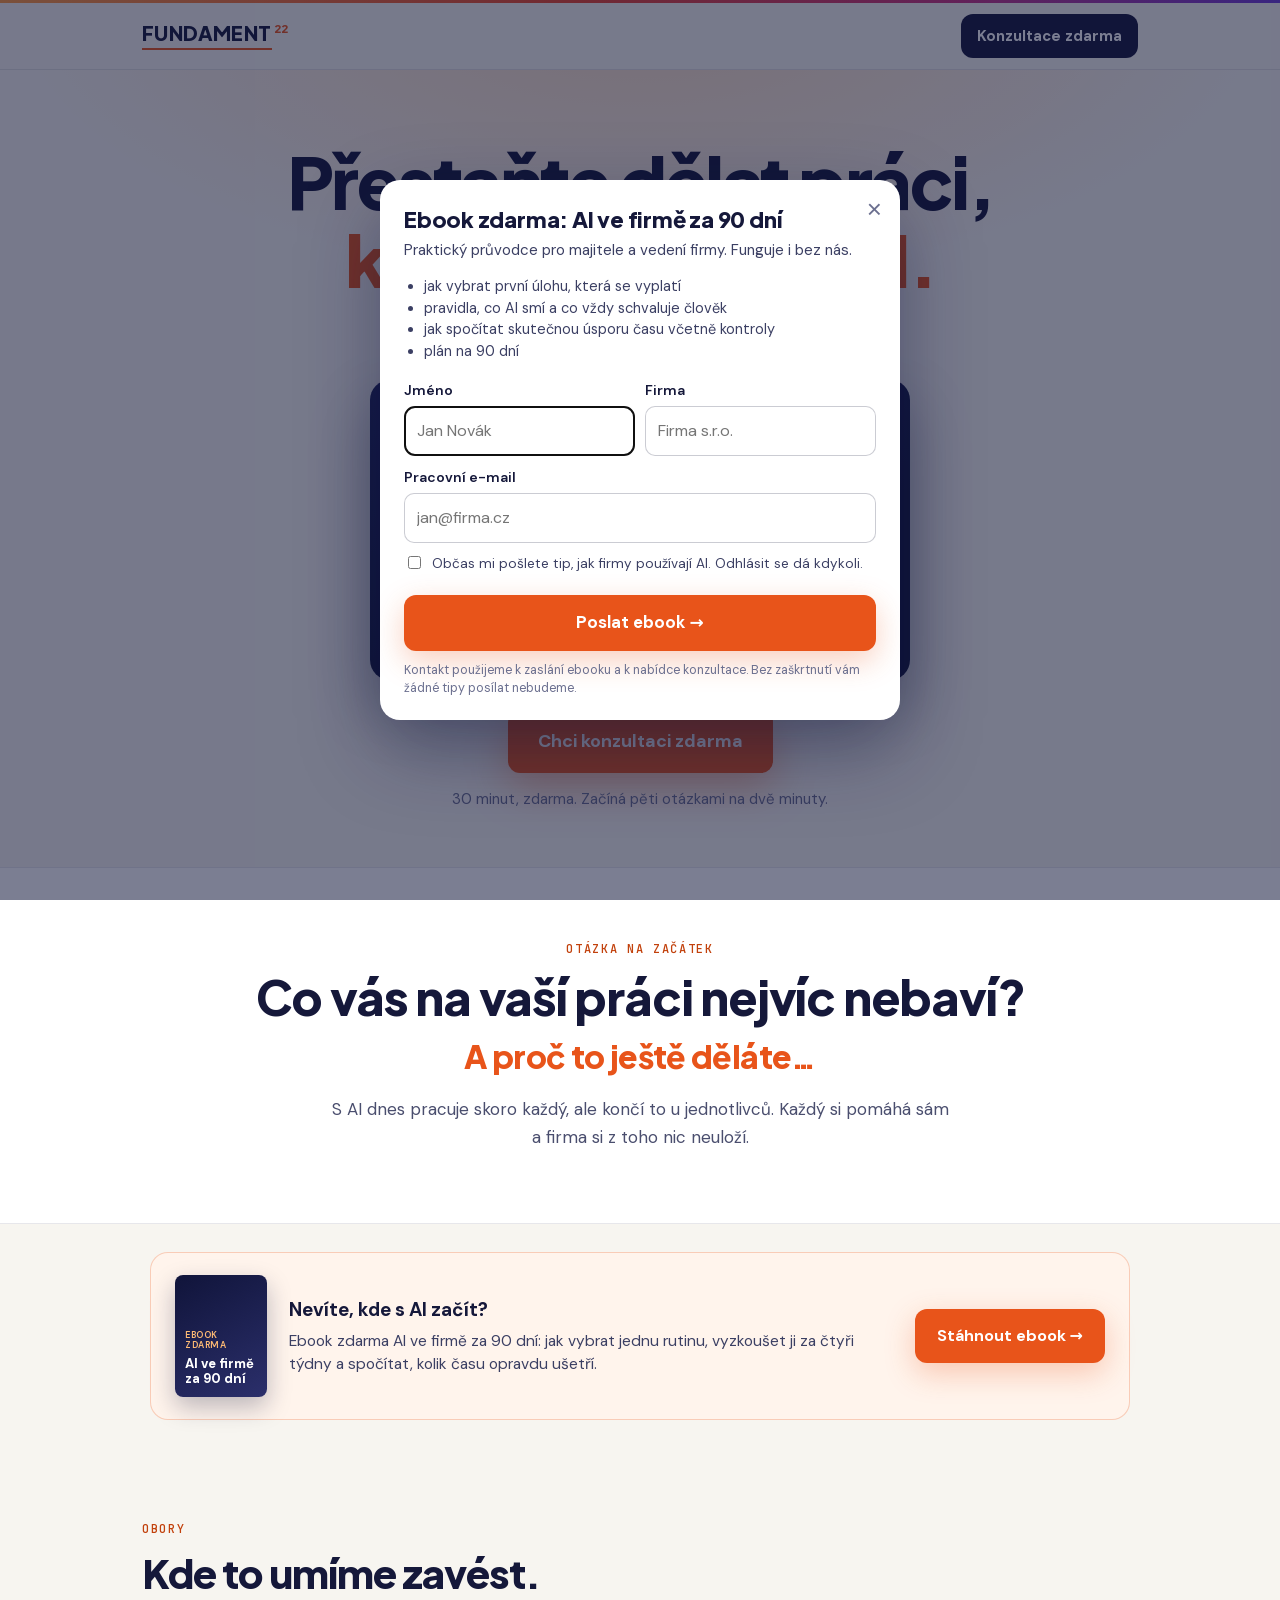
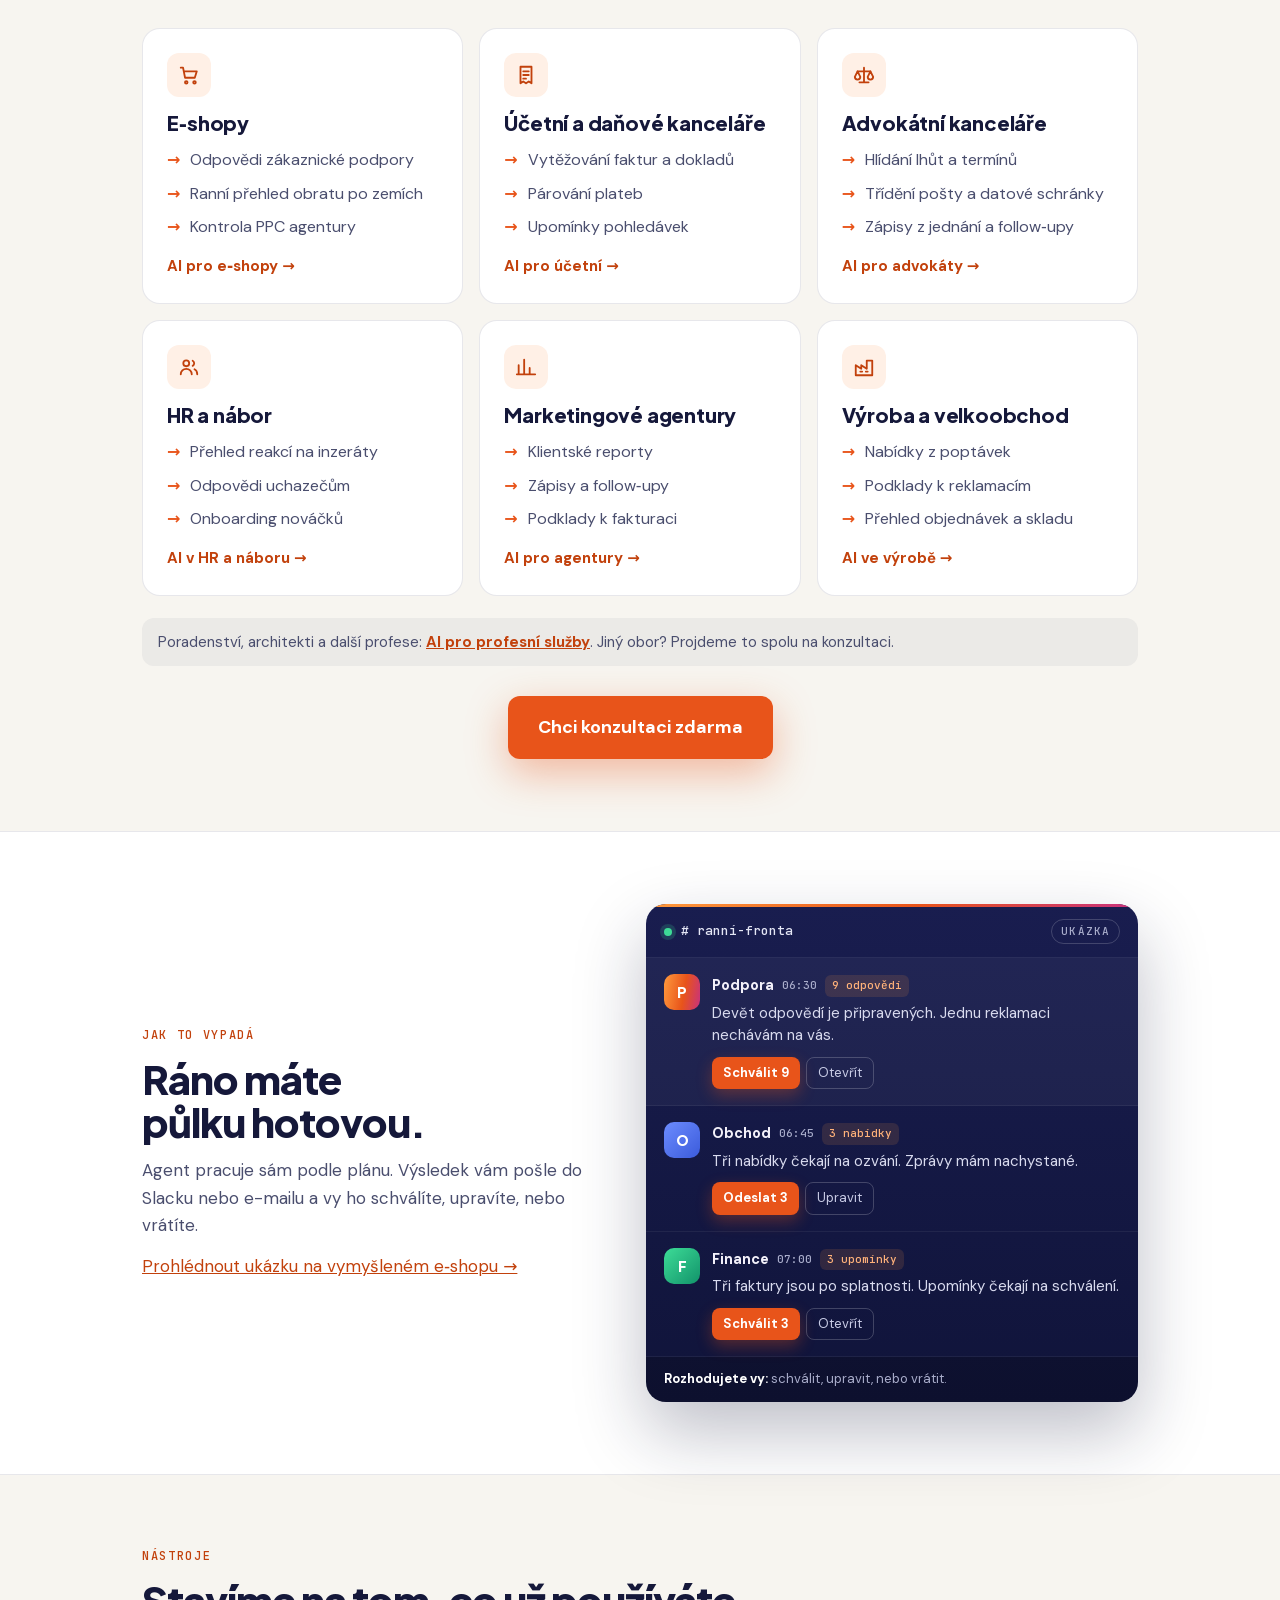
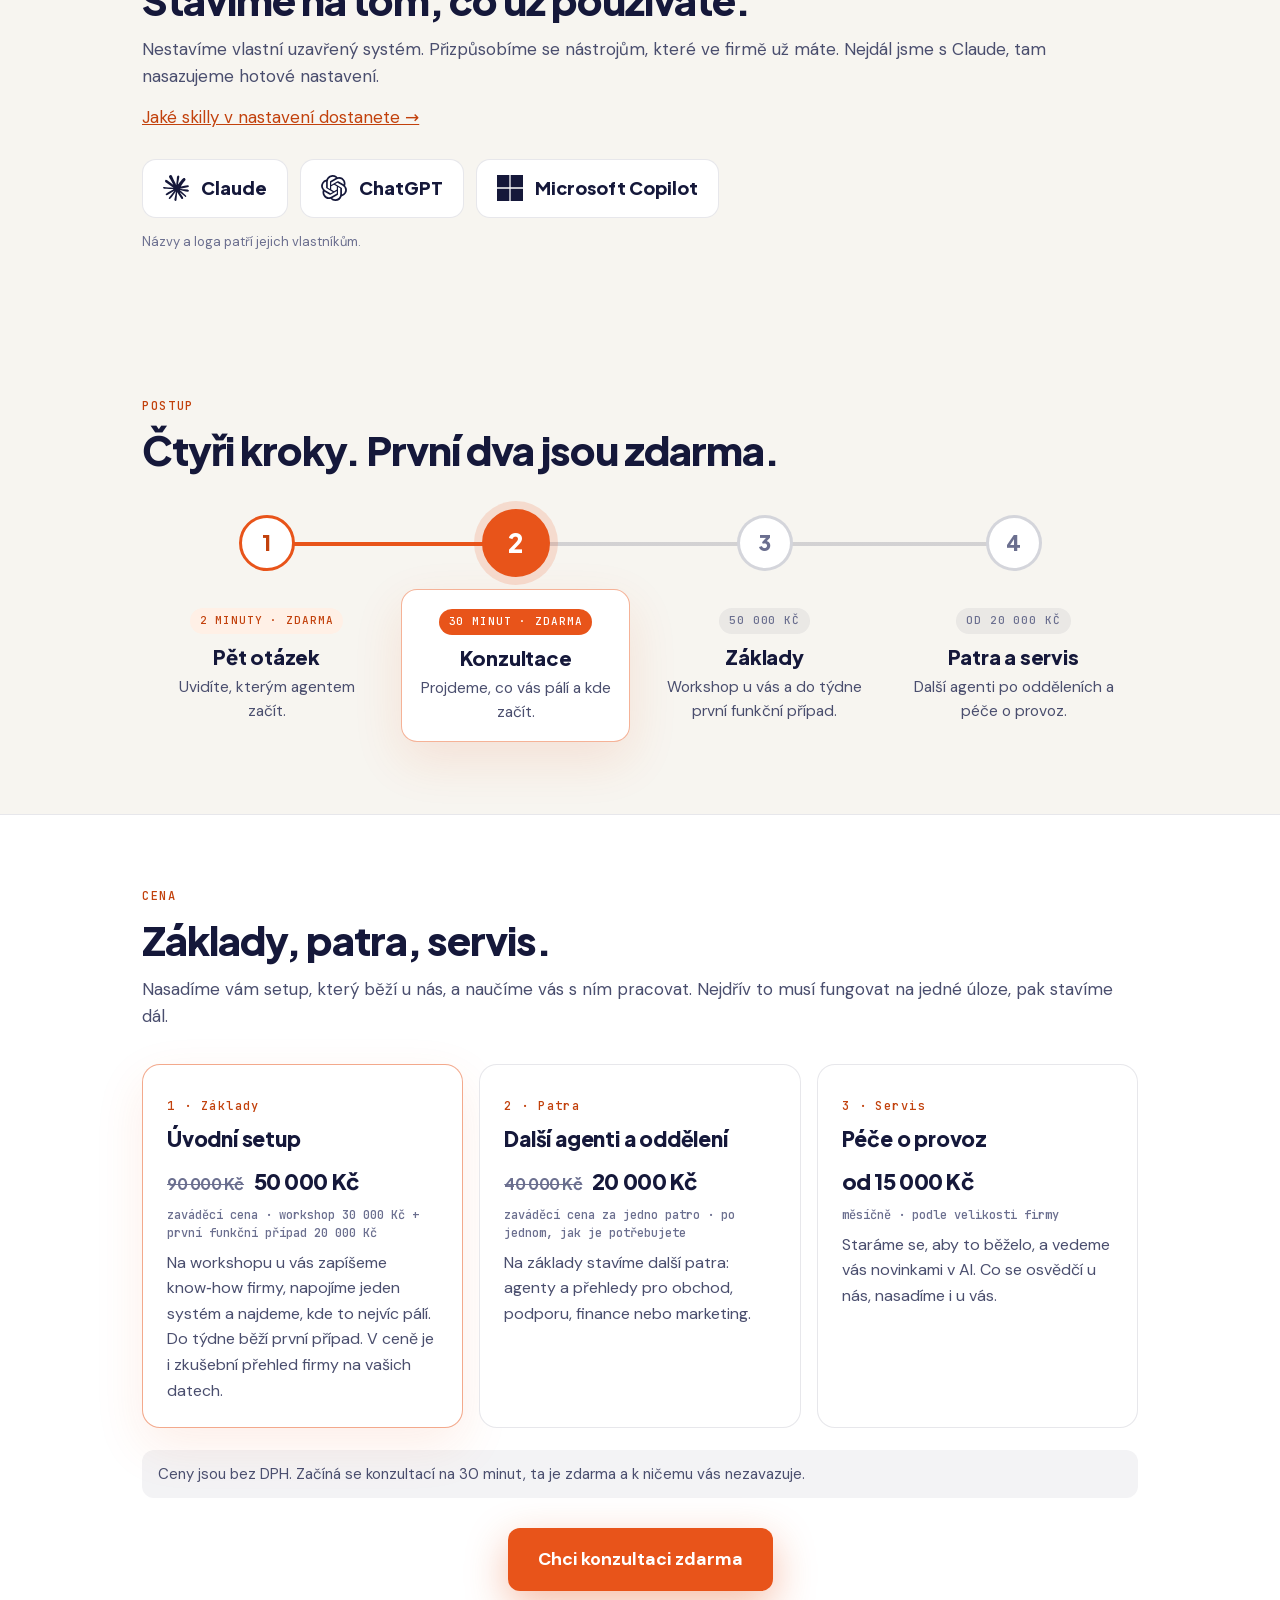
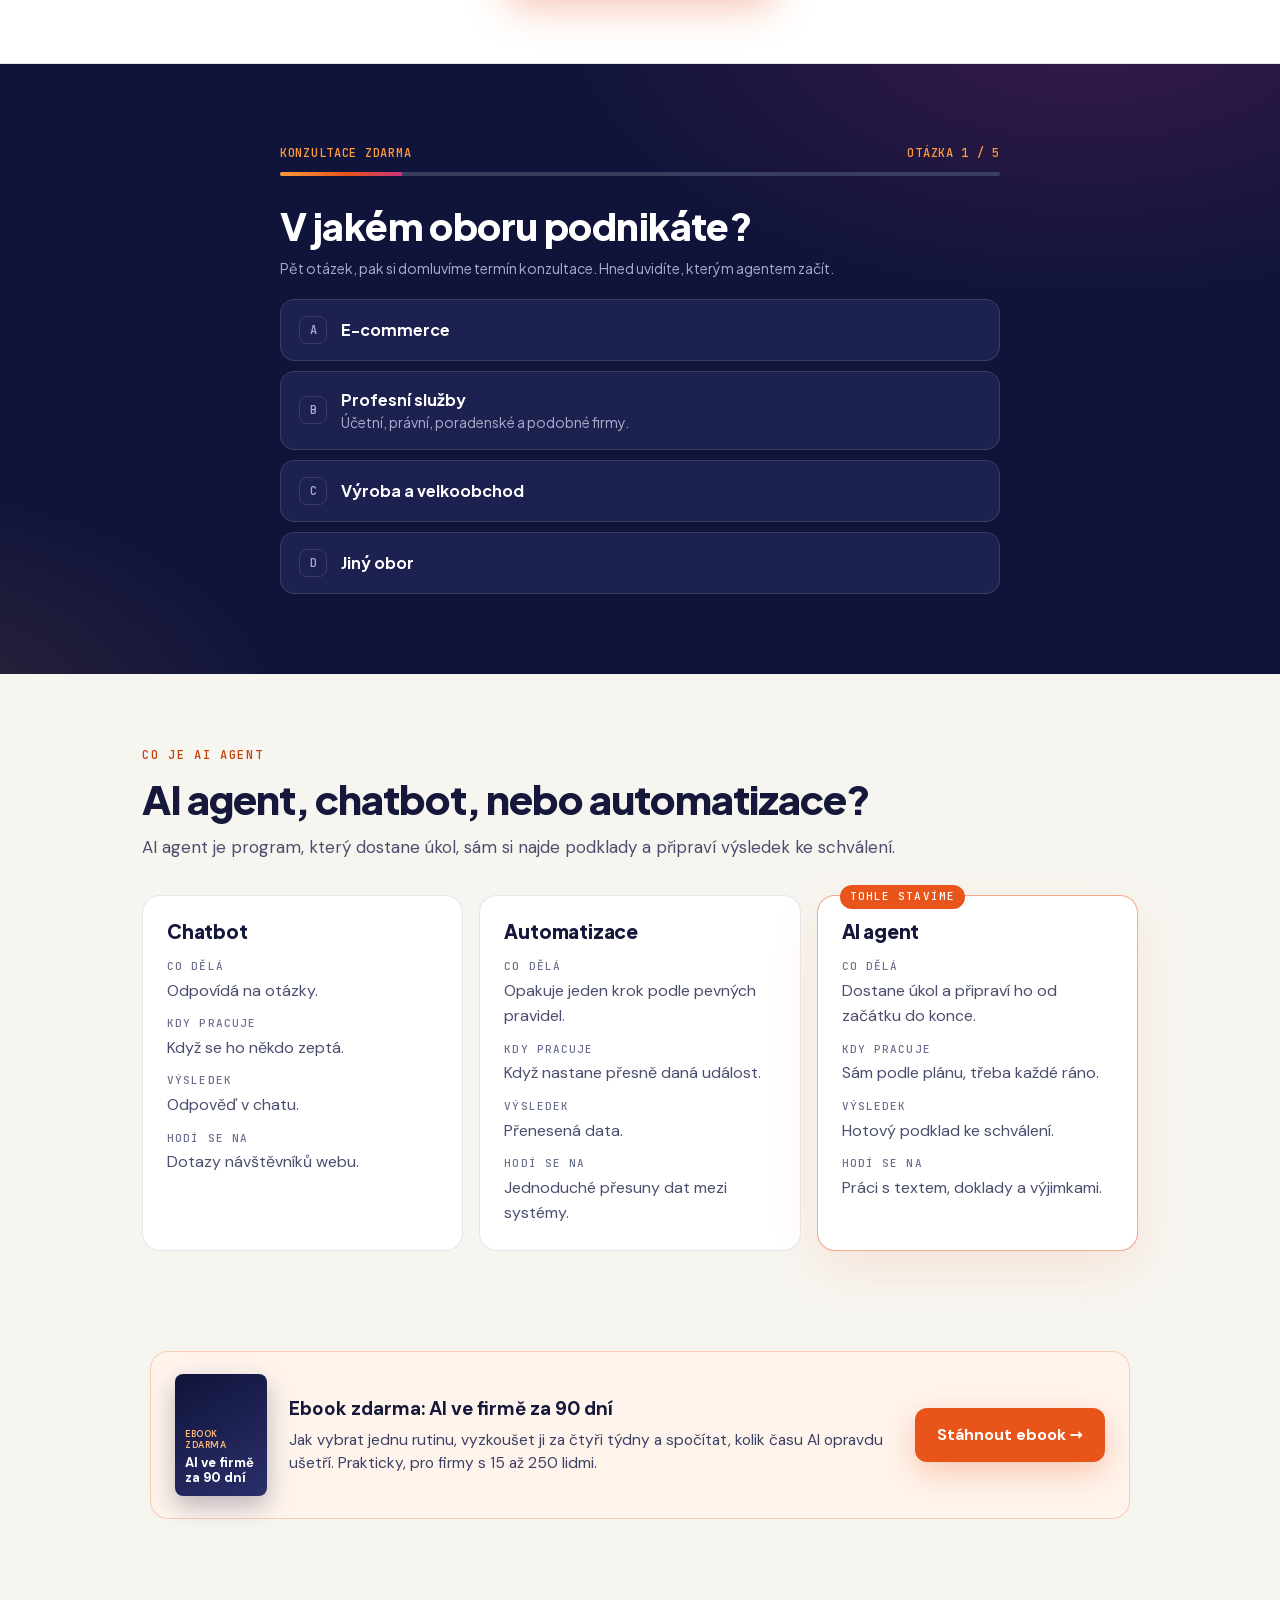
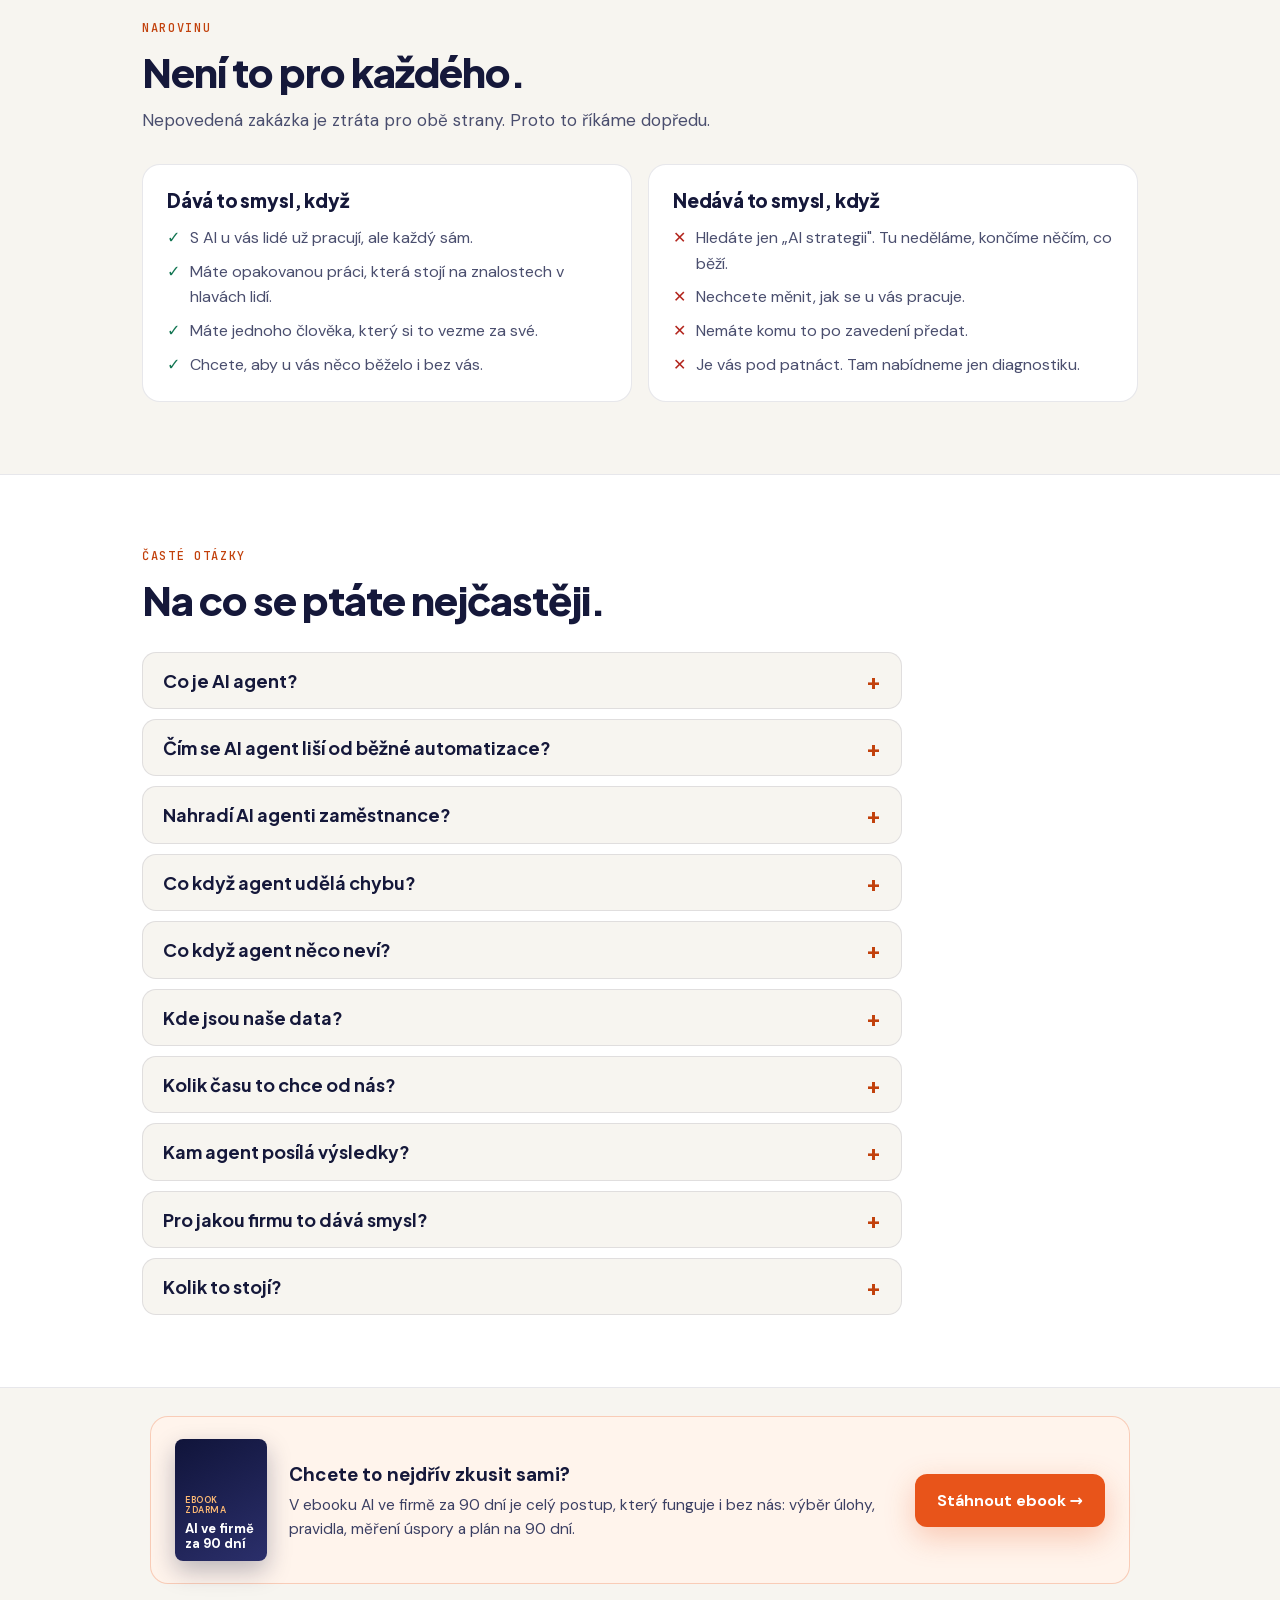
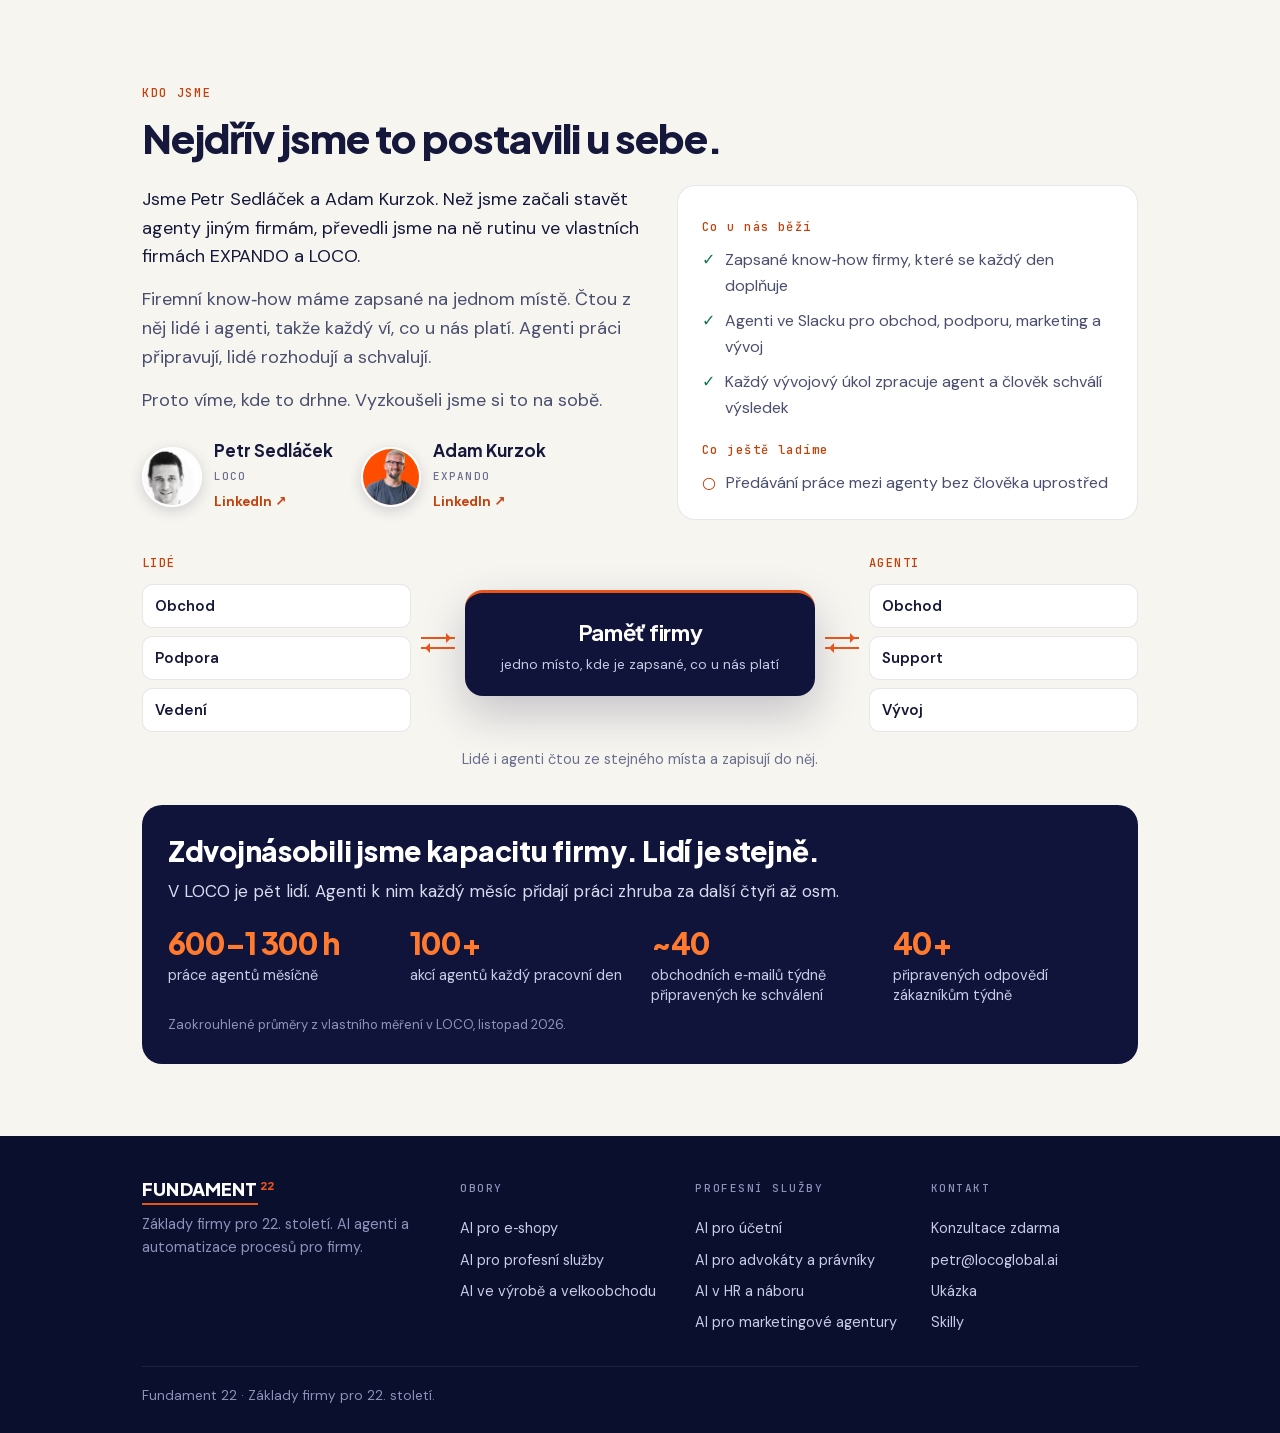
<file: index.html>
<!doctype html>
<html lang="cs">
<head>
<meta charset="utf-8">
<meta name="viewport" content="width=device-width, initial-scale=1">
<title>AI pro firmy: AI agenti a automatizace procesů | Fundament 22</title>
<meta name="description" content="Zavedeme AI do vaší firmy. AI agenti připraví doklady, odpovědi zákazníkům, reporty a upomínky, vy jen schvalujete. Konzultace 30 minut zdarma.">
<meta name="keywords" content="AI pro firmy, AI agenti, AI agenti pro firmy, AI automatizace, automatizace procesů, automatizace firemních procesů, zavedení AI do firmy, implementace AI, AI asistent, AI konzultace, umělá inteligence pro firmy">
<meta name="robots" content="index, follow">
<link rel="canonical" href="https://fundament22.com/">
<meta property="og:type" content="website">
<meta property="og:locale" content="cs_CZ">
<meta property="og:site_name" content="Fundament 22">
<meta property="og:title" content="Přestaňte dělat práci, kterou zvládne AI — Fundament 22">
<meta property="og:description" content="Pět otázek a uvidíte tři agenty, kteří by u vás mohli běžet první. Konzultace 30 minut zdarma.">
<meta property="og:url" content="https://fundament22.com/">
<meta property="og:image" content="https://fundament22.com/assets/og-start.png">
<meta property="og:image:width" content="1200">
<meta property="og:image:height" content="630">
<meta name="twitter:card" content="summary_large_image">
<meta name="theme-color" content="#F7F5F0">
<link rel="icon" href="assets/favicon.svg" type="image/svg+xml">
<link rel="apple-touch-icon" href="assets/apple-touch-icon.png">
<link rel="preload" href="assets/fonts/PlusJakartaSans-latin-ext-4.woff2" as="font" type="font/woff2" crossorigin>
<link rel="stylesheet" href="assets/fonts.css">
<script type="application/ld+json">
{"@context":"https://schema.org","@graph":[
{"@type":"WebPage","name":"Fundament 22 — rutinu udělají AI agenti, vy schvalujete","url":"https://fundament22.com/","inLanguage":"cs","isPartOf":{"@type":"WebSite","name":"Fundament 22","url":"https://fundament22.com/"}},
{"@type":"Service","name":"AI agenti pro firmy","description":"Zapsané know-how firmy a AI agenti, kteří připravují práci ke schválení.","areaServed":"CZ","provider":{"@type":"Organization","name":"Fundament 22"},"offers":{"@type":"Offer","name":"Úvodní konzultace 30 minut","price":"0","priceCurrency":"CZK"}}
]}
</script>
<style>
:root{--bg:#F7F5F0;--ink:#15183A;--ink2:#4A4E6E;--ink3:#6B6F8F;--line:rgba(21,24,58,.10);--or:#E8541A;--or2:#C2410C;--dark:#10143A;--card:#fff;
--disp:'Plus Jakarta Sans',system-ui,sans-serif;--mono:'JetBrains Mono',ui-monospace,monospace;--grad:linear-gradient(100deg,#FF9A3D,#E8541A 55%,#C8327E)}
*{box-sizing:border-box}
html{scroll-behavior:smooth;-webkit-text-size-adjust:100%}
body{margin:0;background:var(--bg);color:var(--ink);font-family:'DM Sans',system-ui,sans-serif;font-size:17px;line-height:1.6;-webkit-font-smoothing:antialiased}
a{color:var(--or2)}
.wrap{max-width:1040px;margin:0 auto;padding:0 22px}
.eyebrow{font-family:var(--mono);font-size:12px;letter-spacing:.14em;text-transform:uppercase;color:var(--or2);margin:0 0 12px}
h1,h2,h3{font-family:var(--disp);font-weight:800;letter-spacing:-.025em;line-height:1.08;margin:0;text-wrap:balance}
h1{font-size:clamp(36px,6.4vw,64px)}
h2{font-size:clamp(28px,4vw,40px)}
h3{font-size:19px;letter-spacing:-.01em;line-height:1.25}
p{margin:0}
.top{position:sticky;top:0;z-index:20;background:rgba(247,245,240,.86);backdrop-filter:blur(14px);-webkit-backdrop-filter:blur(14px);border-bottom:1px solid var(--line)}
.top::before{content:"";display:block;height:3px;background:linear-gradient(90deg,#FF9A3D,#E8442A 45%,#C8327E 75%,#6D3BD6)}
.top .wrap{display:flex;align-items:center;justify-content:space-between;gap:12px;padding-top:11px;padding-bottom:11px}
.logo{display:flex;align-items:center;gap:10px;text-decoration:none;color:var(--ink);font-family:var(--disp);font-weight:800;font-size:17px;letter-spacing:.01em;white-space:nowrap}
.logo .ai{color:var(--or)}
.top .btn{white-space:nowrap}
@media(max-width:420px){.logo{font-size:15px;gap:8px}.top .btn.sm{padding:9px 13px;font-size:14px}}
@media(max-width:375px){.logo{font-size:14px;gap:7px}.logo svg{width:23px;height:23px}.top .btn.sm{padding:8px 11px;font-size:13.5px}}
@media(max-width:340px){.logo{font-size:13px}.logo svg{display:none}}
.btn{display:inline-block;font-family:inherit;font-weight:700;font-size:16px;text-decoration:none;border-radius:12px;padding:14px 22px;background:var(--or);color:#fff;box-shadow:0 10px 30px rgba(232,84,26,.28);transition:transform .2s,box-shadow .2s}
.btn:hover{transform:translateY(-2px);box-shadow:0 14px 40px rgba(232,84,26,.38);color:#fff}
.btn.sm{padding:10px 16px;font-size:15px;box-shadow:none;background:var(--ink)}
.btn.ghost{background:#fff;color:var(--ink);box-shadow:none;border:1px solid rgba(21,24,58,.16)}
a:focus-visible,button:focus-visible{outline:2px solid var(--or);outline-offset:3px;border-radius:8px}
section{padding:72px 0}
.hero{padding:72px 0 56px;text-align:center}
.hero h1 span{color:var(--or)}
.hero .lead{max-width:640px;margin:22px auto 0;font-size:19px;color:var(--ink2)}
.cta{display:flex;flex-wrap:wrap;gap:12px;justify-content:center;margin-top:30px}
.pills{display:flex;flex-wrap:wrap;gap:8px 22px;justify-content:center;list-style:none;padding:0;margin:26px 0 0;font-size:14.5px;color:var(--ink3)}
.pills li::before{content:"●";color:var(--or);font-size:9px;margin-right:8px;vertical-align:2px}
.split{display:grid;gap:36px;align-items:center}
@media(min-width:860px){.split{grid-template-columns:1fr 1.05fr}}
.sub{margin-top:14px;color:var(--ink2)}
.white{background:#fff;border-top:1px solid var(--line);border-bottom:1px solid var(--line)}
.queue{position:relative;background:linear-gradient(180deg,#191D4F,#10143A);color:#F3F1FA;border-radius:20px;overflow:hidden;box-shadow:0 30px 70px rgba(21,24,58,.28)}
.queue::before{content:"";position:absolute;inset:0 0 auto 0;height:3px;background:var(--grad)}
.queue .qh{display:flex;justify-content:space-between;align-items:center;gap:10px;padding:15px 18px 13px;border-bottom:1px solid rgba(255,255,255,.08);font-size:13px;color:#A9ADCB}
.queue .ch{display:flex;align-items:center;gap:9px;font-family:var(--mono);color:#E4E6F5}
.queue .ch i{width:8px;height:8px;border-radius:50%;background:#3DDC97;box-shadow:0 0 0 4px rgba(61,220,151,.18)}
.queue .st{font-family:var(--mono);font-size:11px;letter-spacing:.1em;text-transform:uppercase;border:1px solid rgba(255,255,255,.18);border-radius:999px;padding:3px 9px}
.queue .m{display:flex;gap:12px;padding:16px 18px;border-bottom:1px solid rgba(255,255,255,.06)}
.queue .m.hot{background:rgba(255,255,255,.04)}
.queue .mb{flex:1;min-width:0}
.queue .mh{display:flex;flex-wrap:wrap;align-items:center;gap:4px 8px}
.av{flex:none;width:36px;height:36px;border-radius:10px;background:var(--grad);display:grid;place-items:center;font-family:var(--disp);font-weight:800;font-size:14px;color:#fff}
.av.b{background:linear-gradient(135deg,#6C8CFF,#3B5BDB)}.av.g{background:linear-gradient(135deg,#3DDC97,#12936A)}
.queue b{font-size:14.5px}.queue time{font-family:var(--mono);font-size:11px;color:#A9ADCB}
.queue .chip{font-family:var(--mono);font-size:11px;color:#FFB27A;background:rgba(255,154,61,.13);border-radius:6px;padding:2px 7px}
.queue .m p{font-size:15px;line-height:1.5;color:#D9DBEF;margin-top:4px}
.queue .act{display:flex;flex-wrap:wrap;gap:6px;margin-top:10px}
.queue .ok{font-size:13px;font-weight:700;color:#fff;background:var(--or);border-radius:8px;padding:6px 11px;box-shadow:0 6px 16px rgba(232,84,26,.32)}
.queue .no{font-size:13px;color:#C9CCE6;border:1px solid rgba(255,255,255,.2);border-radius:8px;padding:5px 11px}
.queue .qf{padding:12px 18px;font-size:13px;color:#A9ADCB;background:rgba(0,0,0,.2)}
.queue .qf b{color:#fff;font-size:13px}
.queue.anim .m{opacity:0;transform:translateY(12px)}
.queue.anim.in .m{opacity:1;transform:none;transition:opacity .5s ease,transform .5s ease}
.queue.anim.in .m:nth-child(3){transition-delay:.3s}.queue.anim.in .m:nth-child(4){transition-delay:.6s}
.ob h3 a{color:inherit;text-decoration:none}.ob h3 a:hover{color:var(--or2)}
.ob .more{display:inline-block;margin-top:14px;font-weight:700;font-size:15px;text-decoration:none}
.grid3{display:grid;gap:16px;margin-top:34px}
@media(min-width:760px){.grid3{grid-template-columns:repeat(3,1fr)}}
.card{background:var(--card);border:1px solid var(--line);border-radius:18px;padding:24px}
.card .n{font-family:var(--mono);font-size:12px;letter-spacing:.12em;color:var(--or2);margin-bottom:10px}
.card p{margin-top:8px;font-size:16px;color:var(--ink2)}
.card .price{font-family:var(--disp);font-weight:800;font-size:22px;letter-spacing:-.02em;margin-top:12px;color:var(--ink)}
.card.hl{border-color:rgba(232,84,26,.5);box-shadow:0 18px 50px rgba(232,84,26,.10)}
.fit{display:grid;gap:16px;margin-top:30px}
@media(min-width:760px){.fit{grid-template-columns:1fr 1fr}}
.fit ul{list-style:none;padding:0;margin:12px 0 0;display:grid;gap:8px;font-size:16px;color:var(--ink2)}
.fit li{display:flex;gap:10px}.fit li::before{flex:none;font-weight:800}
.fit .yes li::before{content:"✓";color:#127552}.fit .nope li::before{content:"✕";color:#B3261E}
.demo{display:flex;flex-wrap:wrap;gap:18px 30px;align-items:center;justify-content:space-between}
.demo p{color:var(--ink2);margin-top:8px;max-width:560px}
.hero{background:radial-gradient(900px 420px at 50% -80px,rgba(255,154,61,.28),transparent 70%)}
.hero h1{font-size:clamp(38px,7vw,72px);letter-spacing:-.035em}
.hero .lead{font-size:20px;color:var(--ink)}
.hero .lead b{color:var(--or2)}
.free{display:inline-flex;align-items:center;gap:12px;margin-bottom:26px;padding:6px 18px 6px 6px;border-radius:999px;background:#fff;border:1px solid rgba(232,84,26,.35);box-shadow:0 8px 26px rgba(232,84,26,.14);font-weight:600;font-size:15.5px;color:var(--ink);text-decoration:none}
.free b{background:var(--or);color:#fff;border-radius:999px;padding:5px 13px;font-family:var(--mono);font-size:12px;letter-spacing:.12em;text-transform:uppercase}
.btn.big{font-size:18px;padding:17px 30px;box-shadow:0 14px 40px rgba(232,84,26,.38)}
.btn.white{background:#fff;color:var(--or2);box-shadow:0 10px 30px rgba(0,0,0,.18);white-space:nowrap}
.btn.white:hover{color:var(--or2)}
.flow{list-style:none;padding:0;margin:44px 0 0;display:grid;grid-template-columns:repeat(4,1fr);gap:0;position:relative}
.flow::before{content:"";position:absolute;left:12.5%;right:12.5%;top:27px;height:4px;border-radius:4px;background:linear-gradient(90deg,var(--or) 0,var(--or) 34%,rgba(21,24,58,.16) 34%)}
.flow li{position:relative;padding:0 10px;text-align:center}
.flow .dot{position:relative;z-index:1;display:grid;place-items:center;width:56px;height:56px;margin:0 auto 18px;border-radius:50%;background:#fff;border:3px solid rgba(21,24,58,.18);font-family:var(--disp);font-weight:800;font-size:21px;color:var(--ink3)}
.flow .free1 .dot{border-color:var(--or);color:var(--or2)}
.flow .main .dot{background:var(--or);border-color:var(--or);color:#fff;width:68px;height:68px;margin-top:-6px;margin-bottom:12px;font-size:26px;box-shadow:0 0 0 8px rgba(232,84,26,.16)}
.flow .tag{display:inline-block;font-family:var(--mono);font-size:11px;letter-spacing:.08em;text-transform:uppercase;color:var(--ink3);background:rgba(21,24,58,.06);border-radius:999px;padding:4px 10px;margin-bottom:10px}
.flow .free1 .tag{background:#FFF0E6;color:var(--or2)}
.flow .main .tag{background:var(--or);color:#fff}
.flow h3{font-size:20px}
.flow p{font-size:15.5px;color:var(--ink2);margin-top:6px}
.flow .main .fb{background:#fff;border:1px solid rgba(232,84,26,.45);border-radius:16px;padding:16px 14px;box-shadow:0 18px 50px rgba(232,84,26,.12)}
.flow li:not(.main) .fb{padding:16px 6px}
.flownote{margin-top:26px;text-align:center;font-weight:600;color:var(--ink2)}
@media(max-width:820px){
.flow{grid-template-columns:1fr;gap:18px;margin-top:32px}
.flow::before{left:27px;right:auto;top:28px;bottom:60px;width:4px;height:auto;background:linear-gradient(180deg,var(--or) 0,var(--or) 34%,rgba(21,24,58,.16) 34%)}
.flow li{display:flex;gap:16px;text-align:left;padding:0;align-items:flex-start}
.flow .dot,.flow .main .dot{flex:none;width:56px;height:56px;margin:0;font-size:21px}
.flow li:not(.main) .fb{padding:4px 0 0}
.flow .fb{flex:1}
}
.band{background:var(--or);color:#fff;padding:52px 0;background-image:linear-gradient(100deg,#FF8A2A,#E8541A 50%,#C8327E)}
.band .wrap{display:flex;flex-wrap:wrap;gap:22px 40px;align-items:center;justify-content:space-between}
.band h2{color:#fff;font-size:clamp(28px,4.4vw,44px)}
.band p{margin-top:10px;font-size:18px;max-width:560px;color:#FFE9DC}
.herostat{display:inline-flex;align-items:center;gap:14px;margin:26px auto 0;padding:14px 22px;border-radius:18px;background:var(--dark);color:#fff;text-decoration:none;box-shadow:0 18px 50px rgba(21,24,58,.22)}
.herostat .was,.uc .was{font-family:var(--disp);font-weight:800;color:#8E93BA;text-decoration:line-through;text-decoration-thickness:2px}
.herostat .was{font-size:28px}.herostat .arr{color:#FF9A3D;font-size:24px;font-weight:800}
.herostat .now{font-family:var(--disp);font-weight:800;font-size:44px;letter-spacing:-.03em;color:#FF7A2F;line-height:1}
.herostat .what{font-size:14px;line-height:1.35;color:#D9DBEF;text-align:left;border-left:1px solid rgba(255,255,255,.18);padding-left:14px}
.herostat .was,.herostat .now,.herostat .arr,.uc .nums span{white-space:nowrap}
@media(max-width:600px){.herostat{gap:10px;padding:12px 16px}.herostat .was{font-size:22px}.herostat .now{font-size:36px}.herostat .what{font-size:13px;padding-left:10px}}
.ucs{display:grid;gap:16px;margin-top:32px}
@media(min-width:640px){.ucs{grid-template-columns:1fr 1fr}}
@media(min-width:960px){.ucs{grid-template-columns:repeat(3,1fr)}}
.uc{background:#fff;border:1px solid var(--line);border-radius:18px;padding:22px}
.uc:first-child{border-color:rgba(232,84,26,.5);box-shadow:0 18px 50px rgba(232,84,26,.12)}
.uc .nums{display:flex;align-items:baseline;gap:10px;margin-top:12px}
.uc .was{font-size:22px;color:var(--ink3)}
.uc .arr{color:var(--or);font-weight:800;font-size:20px}
.uc .now{font-family:var(--disp);font-weight:800;font-size:40px;letter-spacing:-.03em;line-height:1;color:var(--or)}
.uc .per{font-family:var(--mono);font-size:11px;letter-spacing:.1em;text-transform:uppercase;color:var(--ink3);margin-left:2px}
.bars{position:relative;height:10px;margin:14px 0 12px}
.bars i{position:absolute;left:0;top:0;height:10px;border-radius:6px}
.bars .b1{width:100%;background:rgba(21,24,58,.10)}
.bars .b2{background:var(--or)}
.uc p{font-size:15.5px;color:var(--ink2)}
.est{margin-top:22px;font-size:15px;color:var(--ink2);background:rgba(21,24,58,.05);border-radius:12px;padding:12px 16px}
.est b{color:var(--ink)}
/* ---------- online analýza (formulář z FIREMNI AI) ---------- */
.az{background:var(--dark);color:#fff;padding:80px 0;background-image:radial-gradient(900px 500px at 85% -10%,rgba(200,50,126,.22),transparent 60%),radial-gradient(700px 420px at -10% 110%,rgba(255,154,61,.14),transparent 60%);scroll-margin-top:60px;
--line:#3a3e5e;--muted:#a9adcb;--soft:#d9dbef;--acard:#1d2150;--bg2:#15183a;--o1:#ff9a3d;font-family:var(--disp);font-size:16px;line-height:1.5}
.az .in{max-width:760px;margin:0 auto;padding:0 20px}
.az .hd{display:flex;justify-content:space-between;align-items:center;gap:10px;margin-bottom:10px}
.az .mono{font-family:var(--mono);letter-spacing:.06em;text-transform:uppercase;font-size:12px;color:var(--o1)}
.az .bar{height:4px;background:var(--line);border-radius:4px;overflow:hidden;margin:4px 0 28px}
.az .bar i{display:block;height:100%;width:0;background:var(--grad);transition:width .35s ease}
.az h2{font-size:clamp(26px,5.4vw,38px);line-height:1.15;margin:8px 0 10px;letter-spacing:-.015em;color:#fff}
.az h2:focus{outline:none}
.az h3{font-size:18px;margin:0 0 4px;font-weight:700;color:#fff}
.az p{margin:0 0 14px;color:var(--soft)}
.az .lead{font-size:18px;max-width:56ch}
.az .hint{color:var(--muted);font-size:14px}
.az .grad{background:var(--grad);-webkit-background-clip:text;background-clip:text;color:transparent}
.az .btn{appearance:none;border:0;cursor:pointer;font:inherit;font-weight:700;border-radius:12px;padding:15px 22px;min-height:52px;color:#fff;background:var(--grad);box-shadow:0 8px 28px rgba(232,84,26,.35)}
.az .btn:disabled{opacity:.4;cursor:not-allowed;box-shadow:none;transform:none}
.az .btn:focus-visible,.az .opt:focus-visible,.az input:focus-visible{outline:2px solid var(--o1);outline-offset:2px}
.az .row{display:flex;gap:10px;flex-wrap:wrap;align-items:center;margin-top:22px}
.az .pills{justify-content:flex-start;color:var(--muted);margin-top:22px}
.az .pills li::before{color:var(--o1)}
.az .opts{display:grid;gap:10px;margin-top:20px}
.az .opt{appearance:none;font:inherit;text-align:left;color:#fff;background:var(--acard);border:1px solid var(--line);border-radius:14px;padding:16px 18px;min-height:58px;cursor:pointer;display:flex;gap:14px;align-items:center;transition:border-color .15s}
.az .opt:hover{border-color:var(--o1)}
.az .opt[aria-pressed="true"]{border-color:var(--o1);background:#262a60}
.az .opt b{font-weight:700;display:block}
.az .opt small{color:var(--muted);font-size:14px;display:block}
.az .opt .k{flex:none;width:28px;height:28px;border-radius:8px;border:1px solid var(--line);display:grid;place-items:center;font-family:var(--mono);font-size:12px;color:var(--muted)}
.az .opt[aria-pressed="true"] .k{background:var(--grad);border-color:transparent;color:#fff}
.az .card{background:var(--acard);border:1px solid var(--line);border-radius:16px;padding:20px}
.az .verdict{border-left:4px solid var(--o1)}
.az .tasks{display:grid;gap:10px;margin:16px 0 0;padding:0;list-style:none}
.az .task{display:flex;gap:14px;align-items:flex-start;background:var(--bg2);border:1px solid var(--line);border-radius:14px;padding:14px 16px}
.az .task .n{flex:none;font-family:var(--mono);color:var(--o1);font-size:13px;padding-top:3px}
.az .task p{margin:0;font-size:15px}
.az .locked{position:relative;margin-top:10px}
.az .locked .blur{filter:blur(6px);opacity:.55;pointer-events:none;user-select:none;max-height:104px;overflow:hidden}
.az .locked .veil{position:absolute;inset:0;display:grid;place-items:center;text-align:center;padding:16px}
.az .veil span{background:rgba(16,20,58,.85);border:1px solid var(--line);border-radius:999px;padding:8px 14px;font-size:14px;font-weight:600}
.az form{display:grid;gap:12px;margin-top:14px}
.az label{display:grid;gap:6px;font-size:14px;color:var(--soft);font-weight:600}
.az input{font:inherit;font-size:16px;color:#fff;background:var(--bg2);border:1px solid var(--line);border-radius:12px;padding:14px;min-height:52px;width:100%}
.az input::placeholder{color:#6b6f8f}
.az .two{display:grid;gap:12px}
@media(min-width:620px){.az .two{grid-template-columns:1fr 1fr}.az .opts.c2{grid-template-columns:1fr 1fr}}
.az .err{color:#ff8f8f;font-size:14px;min-height:20px;margin:0}
.az .legal{font-size:12.5px;color:var(--muted);margin:0}
.az .slack{background:#0c0f2c;border:1px solid var(--line);border-radius:16px;overflow:hidden;margin-top:16px}
.az .slack .top{position:static;display:flex;justify-content:space-between;gap:8px;padding:12px 16px;border-bottom:1px solid var(--line);font-size:13px;color:var(--muted);background:none;backdrop-filter:none}
.az .slack .top::before{display:none}
.az .msg{display:flex;gap:12px;padding:14px 16px;border-bottom:1px solid rgba(58,62,94,.5)}
.az .msg:last-child{border-bottom:0}
.az .msg b{font-size:14px}
.az .msg time{font-family:var(--mono);font-size:11px;color:var(--muted);margin-left:8px}
.az .msg p{margin:2px 0 0;font-size:15px}
.az .note{border:1px dashed var(--o1);border-radius:12px;padding:12px 14px;font-size:14px;color:var(--soft);margin-top:14px}
.az .steps{counter-reset:s;display:grid;gap:10px;margin:14px 0 0;padding:0;list-style:none}
.az .steps li{counter-increment:s;display:flex;gap:12px;font-size:15px;color:var(--soft)}
.az .steps li::before{content:counter(s);flex:none;width:26px;height:26px;border-radius:50%;border:1px solid var(--o1);color:var(--o1);display:grid;place-items:center;font-family:var(--mono);font-size:12px}
.az a{color:var(--o1)}
.az .back{background:none;border:0;color:var(--muted);font:inherit;font-size:14px;cursor:pointer;padding:10px 0;margin-top:14px}
.az .fade{animation:azf .3s ease}
@keyframes azf{from{transform:translateY(8px)}to{transform:none}}
.az section{padding:0}.az section+section{margin-top:22px}
footer{background:#0B0F2E;color:#8E93BA;padding:28px 0;font-size:14px}
footer .wrap{display:flex;flex-wrap:wrap;gap:10px 24px;justify-content:space-between;align-items:center}
footer a{color:#C9CCE6}
.micro{margin-top:14px;font-size:15px;color:var(--ink3)}
.saves{max-width:540px;margin:28px auto 0;background:var(--dark);color:#fff;border-radius:20px;box-shadow:0 18px 50px rgba(21,24,58,.22);overflow:hidden;text-align:left}
.saves .track{display:flex;overflow-x:auto;scroll-snap-type:x mandatory;scrollbar-width:none;overscroll-behavior-x:contain}
.saves .track::-webkit-scrollbar{display:none}
.saves .slide{flex:0 0 100%;scroll-snap-align:start;padding:22px 26px 6px}
.saves .k{font-family:var(--mono);font-size:12px;letter-spacing:.1em;text-transform:uppercase;color:#FF9A3D}
.saves .nums{display:flex;align-items:baseline;gap:12px;margin-top:10px;white-space:nowrap}
.saves .was{font-family:var(--disp);font-weight:800;font-size:26px;color:#8E93BA;text-decoration:line-through;text-decoration-thickness:2px}
.saves .arr{color:#FF9A3D;font-size:24px;font-weight:800}
.saves .now{font-family:var(--disp);font-weight:800;font-size:48px;letter-spacing:-.03em;line-height:1;color:#FF7A2F}
.saves .per{font-family:var(--mono);font-size:11px;letter-spacing:.1em;text-transform:uppercase;color:#A9ADCB}
.saves .slide>p:last-child{margin-top:12px;font-size:16px;line-height:1.45;color:#D9DBEF}
.saves .foot{display:flex;align-items:center;justify-content:space-between;gap:12px;padding:6px 16px 10px 26px;font-size:12.5px;color:#8E93BA}
.saves .dots{display:flex}
.saves .dots button{appearance:none;border:0;background:none;padding:0;width:28px;height:28px;display:grid;place-items:center;cursor:pointer}
.saves .dots button::before{content:"";width:8px;height:8px;border-radius:8px;background:rgba(255,255,255,.3);transition:width .25s,background .25s}
.saves .dots button[aria-current="true"]::before{width:20px;background:#FF7A2F}
.saves .dots button:focus-visible{outline:2px solid #FF9A3D;outline-offset:-4px}
@media(max-width:600px){.saves{margin-top:22px}.saves .slide{padding:18px 20px 4px}.saves .was{font-size:22px}.saves .now{font-size:42px}.saves .slide>p:last-child{font-size:15.5px}.saves .foot{padding-left:20px}}
.ob ul{list-style:none;padding:0;margin:12px 0 0;display:grid;gap:8px;font-size:16px;color:var(--ink2)}
.ob li{display:flex;gap:10px}.ob li::before{content:"→";flex:none;color:var(--or);font-weight:800}
@media(max-width:759px){.ob{gap:12px;margin-top:22px}.ob .card{padding:18px 20px}.ob ul{gap:6px;font-size:15.5px}}
.az .verdict h2{font-size:clamp(22px,4.6vw,30px);margin:0 0 6px}
.az .cal{display:inline-block;text-decoration:none;color:#fff;margin-top:6px}
@media(max-width:639px){
.ucs{gap:0;margin-top:22px;background:#fff;border:1px solid var(--line);border-radius:18px;padding:2px 18px}
.uc,.uc:first-child{display:grid;grid-template-columns:1fr auto;align-items:center;gap:8px 12px;padding:14px 0;border:0;border-bottom:1px solid var(--line);border-radius:0;box-shadow:none;background:none}
.uc:last-child{border-bottom:0}
.uc h3{font-size:16px}
.uc .nums{margin:0;gap:6px;justify-content:flex-end;flex-wrap:wrap}
.uc .was{font-size:15px}.uc .arr{font-size:14px}.uc .now{font-size:24px}
.uc .per{flex-basis:100%;text-align:right;margin:0;font-size:10px}
.uc .bars{grid-column:1/-1;margin:0;height:6px}.uc .bars i{height:6px}
.uc p{display:none}
}
@media(max-width:600px){section{padding:44px 0}.hero{padding:40px 0 40px}.btn{width:100%;text-align:center}.top .btn{width:auto}.az{padding:44px 0 52px}.az .cal{width:100%;text-align:center}
.free{margin-bottom:20px}.flow{gap:14px;margin-top:26px}.flownote{margin-top:20px}.queue .m{padding:12px 16px}.az .bar{margin-bottom:20px}}
@media(prefers-reduced-motion:reduce){*{animation:none!important;transition:none!important}html{scroll-behavior:auto}}
.saves{position:relative;background:linear-gradient(160deg,#1C2058 0%,#10143A 62%);box-shadow:0 26px 60px rgba(21,24,58,.3)}
.saves::before{content:"";position:absolute;inset:0 0 auto 0;height:3px;background:var(--grad);z-index:1}
.saves .sh{display:flex;justify-content:space-between;align-items:center;gap:10px}
.saves .pct{flex:none;font-family:var(--mono);font-size:12px;font-weight:700;color:#10143A;background:linear-gradient(100deg,#FFB067,#FF7A2F);border-radius:999px;padding:4px 10px;white-space:nowrap}
.saves .tb{display:grid;gap:7px;margin-top:16px}
.saves .br{display:grid;grid-template-columns:82px 1fr;align-items:center;gap:10px;font-family:var(--mono);font-size:11px;letter-spacing:.06em;text-transform:uppercase;color:#8E93BA}
.saves .br i{display:block;height:8px;border-radius:8px;background:rgba(255,255,255,.16)}
.saves .br.on{color:#FFB27A}
.saves .br.on i{background:var(--grad);box-shadow:0 0 14px rgba(255,122,47,.5)}
.cmp{display:grid;gap:16px;margin-top:34px}
@media(min-width:760px){.cmp{grid-template-columns:repeat(3,1fr)}}
.cmp .card{position:relative}
.cmp dl{margin:14px 0 0;display:grid;gap:12px}
.cmp dt{font-family:var(--mono);font-size:11px;letter-spacing:.1em;text-transform:uppercase;color:var(--ink3)}
.cmp dd{margin:2px 0 0;font-size:16px;color:var(--ink2)}
.cmp .pick{position:absolute;top:-11px;left:22px;font-family:var(--mono);font-size:11px;letter-spacing:.1em;text-transform:uppercase;color:#fff;background:var(--or);border-radius:999px;padding:3px 10px}
.faq{max-width:760px;margin:30px 0 0;display:grid;gap:10px}
.faq details{background:var(--bg);border:1px solid var(--line);border-radius:14px;padding:0 20px}
.faq summary{cursor:pointer;font-family:var(--disp);font-weight:700;font-size:18px;line-height:1.3;padding:16px 0;list-style:none;display:flex;justify-content:space-between;gap:12px}
.faq summary::-webkit-details-marker{display:none}
.faq summary::after{content:"+";flex:none;color:var(--or2);font-size:22px;line-height:1}
.faq details[open] summary::after{content:"–"}
.faq details p{margin:0 0 18px;color:var(--ink2)}
footer{padding:44px 0 26px;font-size:14.5px}
footer .wrap{display:block}
footer a{text-decoration:none}footer a:hover{color:#fff;text-decoration:underline}
.fcols{display:grid;gap:28px}
@media(min-width:640px){.fcols{grid-template-columns:1fr 1fr}}
@media(min-width:900px){.fcols{grid-template-columns:1.4fr 1fr 1fr 1fr}}
.fbrand b{font-family:var(--disp);font-weight:800;font-size:18px;letter-spacing:.01em;color:#fff}
.fbrand p{margin-top:8px;max-width:300px}
footer h4{font-family:var(--mono);font-size:11px;letter-spacing:.14em;text-transform:uppercase;color:#8E93BA;margin:0 0 12px;font-weight:400}
footer nav{display:grid;gap:8px;align-content:start}
.fbot{display:flex;flex-wrap:wrap;gap:8px 24px;justify-content:space-between;margin-top:32px;padding-top:18px;border-top:1px solid rgba(255,255,255,.08);font-size:13.5px}
.logo{font-size:20px;letter-spacing:.02em}
.wm{display:inline-flex;align-items:flex-start;line-height:1}
.wm b{font-family:var(--disp);font-weight:800;padding-bottom:5px;border-bottom:2px solid var(--or)}
.wm sup{font-family:var(--disp);font-weight:800;font-size:.56em;line-height:1;color:var(--or);margin-left:2px;vertical-align:baseline;position:static}
@media(max-width:420px){.logo{font-size:18px}}
@media(max-width:375px){.logo{font-size:17px}}
@media(max-width:340px){.logo{font-size:15px}}
.fbrand .wm{font-size:20px;letter-spacing:.02em;color:#fff}
.ob6{grid-template-columns:1fr}
@media(min-width:640px){.ob6{grid-template-columns:1fr 1fr}}
@media(min-width:960px){.ob6{grid-template-columns:repeat(3,1fr)}}
.ob .ico{display:grid;place-items:center;width:44px;height:44px;border-radius:12px;background:#FFF0E6;color:var(--or2);margin-bottom:14px}
.ob6 h3{font-size:20px;line-height:1.2}
.est a{font-weight:700}
.who{display:grid;gap:28px;margin-top:26px;align-items:start}
@media(min-width:860px){.who{grid-template-columns:1.1fr 1fr}}
.story p{color:var(--ink2);margin-top:14px;font-size:18px}
.story p:first-child{margin-top:0;color:var(--ink)}
.ppl{display:flex;flex-wrap:wrap;gap:14px 28px;margin-top:26px}
.pp{display:flex;align-items:center;gap:12px}
.pp b{display:block;font-family:var(--disp);font-size:17px;line-height:1.2}
.pp small{font-family:var(--mono);font-size:11px;letter-spacing:.1em;text-transform:uppercase;color:var(--ink3)}
.runs ul{list-style:none;padding:0;margin:0 0 20px;display:grid;gap:10px;font-size:16px;color:var(--ink2)}
.runs ul:last-child{margin-bottom:0}
.runs li{display:flex;gap:10px}
.runs li::before{flex:none;font-weight:800}
.runs .yes li::before{content:"✓";color:#127552}
.runs .todo li::before{content:"○";color:var(--or2)}
.saves .nums{justify-content:center;margin-top:14px}
.saves .now{font-size:56px}
.saves .steps{display:grid;grid-template-columns:1fr 1fr 1fr;gap:8px;margin:18px 0 6px;position:relative}
.saves .steps::before{content:"";position:absolute;left:16%;right:16%;top:19px;height:2px;background:linear-gradient(90deg,rgba(255,255,255,.18),#FF7A2F 50%,rgba(255,255,255,.18))}
.saves .st{position:relative;text-align:center}
.saves .ic{width:40px;height:40px;border-radius:12px;margin:0 auto 8px;display:grid;place-items:center;background:#262A66;border:1px solid rgba(255,255,255,.14)}
.saves .st.mid .ic{background:var(--grad);border-color:transparent;box-shadow:0 0 18px rgba(255,122,47,.5)}
.saves .st b{display:block;font-size:14px;line-height:1.25;color:#fff}
.saves .st span{display:block;font-size:12.5px;line-height:1.3;color:#A9ADCB;margin-top:2px}
@media(max-width:600px){.saves .now{font-size:48px}.saves .st b{font-size:13px}.saves .st span{font-size:12px}}
a.pp{text-decoration:none;color:inherit}
.pp img{flex:none;width:60px;height:60px;border-radius:50%;object-fit:cover;border:2px solid #fff;box-shadow:0 4px 14px rgba(21,24,58,.16)}
.pp .li{display:block;font-size:13.5px;font-weight:700;color:var(--or2);margin-top:3px}
a.pp:hover .li{text-decoration:underline}
.tools{list-style:none;padding:0;margin:28px 0 0;display:flex;flex-wrap:wrap;gap:12px}
.tools li{display:flex;align-items:center;gap:12px;background:#fff;border:1px solid var(--line);border-radius:14px;padding:14px 20px;font-family:var(--disp);font-weight:800;font-size:18px;color:var(--ink)}
.tools svg{flex:none;color:var(--ink)}
.tm{margin-top:14px;font-size:13px;color:var(--ink3)}
@media(max-width:600px){.tools li{flex:1 1 100%;padding:12px 16px;font-size:17px}}
.qz{text-align:center}
.qz h2{font-size:clamp(30px,5vw,48px)}
.qz .qsub{font-family:var(--disp);font-weight:800;font-size:clamp(22px,3.4vw,32px);letter-spacing:-.02em;color:var(--or);margin-top:8px}
.qz .sub{max-width:620px;margin-left:auto;margin-right:auto}
.ours{margin-top:34px;background:var(--dark);color:#fff;border-radius:20px;padding:28px 26px}
.ours h3{font-size:clamp(22px,3vw,28px);color:#fff}
.ours>p{margin-top:10px;color:#D9DBEF}
.nums4{display:grid;gap:18px 22px;margin-top:22px;grid-template-columns:1fr 1fr}
@media(min-width:860px){.nums4{grid-template-columns:repeat(4,1fr)}}
.nums4 b{display:block;font-family:var(--disp);font-weight:800;font-size:clamp(24px,2.6vw,30px);letter-spacing:-.03em;line-height:1.1;color:#FF7A2F;white-space:nowrap}
.nums4 span{display:block;margin-top:6px;font-size:14.5px;line-height:1.35;color:#C9CCE6}
.ours .tm{color:#8E93BA}
@media(max-width:600px){.ours{padding:22px 18px}}
.pr .price s{font-size:16px;font-weight:700;color:var(--ink3);margin-right:6px}
.pr .pn{font-family:var(--mono);font-size:12px;line-height:1.5;color:var(--ink3);margin-top:6px}
.pr h3{font-size:21px}
.mem{margin:34px 0 0;display:grid;grid-template-columns:1fr auto 1.3fr auto 1fr;gap:10px;align-items:center}
.mcol{display:grid;gap:8px}
.mcol .n{font-family:var(--mono);font-size:12px;letter-spacing:.12em;text-transform:uppercase;color:var(--or2);margin:0 0 2px}
.mcol span{background:#fff;border:1px solid var(--line);border-radius:10px;padding:9px 12px;font-size:15px;font-weight:600}
.mcore{background:var(--dark);color:#fff;border-radius:18px;padding:22px 16px;text-align:center;box-shadow:0 18px 44px rgba(21,24,58,.22);border-top:3px solid var(--or)}
.mcore b{display:block;font-family:var(--disp);font-size:22px;letter-spacing:-.02em}
.mcore small{display:block;margin-top:6px;font-size:13.5px;line-height:1.35;color:#C9CCE6}
.marr{display:grid;gap:8px;width:34px}
.marr i{display:block;height:2px;background:var(--or);position:relative}
.marr i::after{content:"";position:absolute;right:-1px;top:-4px;border:5px solid transparent;border-left-color:var(--or)}
.marr i:last-child{transform:scaleX(-1)}
.mem figcaption{grid-column:1/-1;text-align:center;font-size:14.5px;color:var(--ink3);margin-top:6px}
@media(max-width:700px){.mem{grid-template-columns:1fr}.marr{width:2px;height:26px;margin:0 auto;display:block;background:var(--or)}.marr i{display:none}.mcol{grid-template-columns:repeat(3,1fr)}.mcol .n{grid-column:1/-1}.mcol span{text-align:center;padding:9px 6px;font-size:14px}}
</style>
</head>
<body>
<header class="top"><div class="wrap">
<a class="logo" href="./" aria-label="FUNDAMENT22"><span class="wm"><b>FUNDAMENT</b><sup>22</sup></span></a>
<a class="btn sm" href="#analyza">Konzultace zdarma</a>
</div></header>

<main>
<section class="hero"><div class="wrap">
<h1>Přestaňte dělat práci,<br><span>kterou zvládne AI.</span></h1>
<p class="lead">AI agenti práci připraví. <b>Vy ji jen zkontrolujete.</b></p>
<div class="saves" id="saves" role="region" aria-roledescription="karusel" aria-label="Tři příklady úspory času">
<div class="track">
<article class="slide" aria-label="Příklad 1 ze 3"><div class="sh"><p class="k">Přijaté faktury a doklady</p><span class="pct">−90 %</span></div>
<div class="nums"><span class="was">30 h</span><span class="arr">→</span><span class="now">3 h</span></div>
<div class="steps"><div class="st"><div class="ic"><svg width="18" height="18" viewBox="0 0 24 24" fill="none" stroke="#C9CCE6" stroke-width="2" stroke-linecap="round" stroke-linejoin="round"><path d="M14 3H7a2 2 0 0 0-2 2v14a2 2 0 0 0 2 2h10a2 2 0 0 0 2-2V8z"/><path d="M14 3v5h5M9 13h6M9 17h4"/></svg></div><b>Doklad přijde</b><span>e‑mailem nebo skenem</span></div><div class="st mid"><div class="ic"><svg width="18" height="18" viewBox="0 0 24 24" fill="none" stroke="#fff" stroke-width="2" stroke-linecap="round" stroke-linejoin="round"><path d="M12 3v3M5 9h14v9a2 2 0 0 1-2 2H7a2 2 0 0 1-2-2zM9 14h.01M15 14h.01"/></svg></div><b>Agent ho zpracuje</b><span>přečte, zařadí, připraví</span></div><div class="st"><div class="ic"><svg width="18" height="18" viewBox="0 0 24 24" fill="none" stroke="#7CE7B8" stroke-width="2.4" stroke-linecap="round" stroke-linejoin="round"><path d="M5 12.5l4.5 4.5L19 7.5"/></svg></div><b>Vy schválíte</b><span>jen kontrola</span></div></div></article>
<article class="slide" aria-label="Příklad 2 ze 3"><div class="sh"><p class="k">Dotazy zákazníků e‑shopu</p><span class="pct">−60 %</span></div>
<div class="nums"><span class="was">15 h</span><span class="arr">→</span><span class="now">6 h</span><span class="per">týdně</span></div>
<div class="steps"><div class="st"><div class="ic"><svg width="18" height="18" viewBox="0 0 24 24" fill="none" stroke="#C9CCE6" stroke-width="2" stroke-linecap="round" stroke-linejoin="round"><path d="M4 5h16v11H9l-5 4z"/></svg></div><b>Dotaz přijde</b><span>e‑mailem nebo chatem</span></div><div class="st mid"><div class="ic"><svg width="18" height="18" viewBox="0 0 24 24" fill="none" stroke="#fff" stroke-width="2" stroke-linecap="round" stroke-linejoin="round"><path d="M12 3v3M5 9h14v9a2 2 0 0 1-2 2H7a2 2 0 0 1-2-2zM9 14h.01M15 14h.01"/></svg></div><b>Agent připraví odpověď</b><span>s údaji z objednávky</span></div><div class="st"><div class="ic"><svg width="18" height="18" viewBox="0 0 24 24" fill="none" stroke="#7CE7B8" stroke-width="2.4" stroke-linecap="round" stroke-linejoin="round"><path d="M5 12.5l4.5 4.5L19 7.5"/></svg></div><b>Vy schválíte</b><span>a odešlete</span></div></div></article>
<article class="slide" aria-label="Příklad 3 ze 3"><div class="sh"><p class="k">Odpovědi na poptávky</p><span class="pct">−63 %</span></div>
<div class="nums"><span class="was">8 h</span><span class="arr">→</span><span class="now">3 h</span><span class="per">týdně</span></div>
<div class="steps"><div class="st"><div class="ic"><svg width="18" height="18" viewBox="0 0 24 24" fill="none" stroke="#C9CCE6" stroke-width="2" stroke-linecap="round" stroke-linejoin="round"><path d="M4 5h16v11H9l-5 4z"/></svg></div><b>Poptávka přijde</b><span>z webu nebo e‑mailem</span></div><div class="st mid"><div class="ic"><svg width="18" height="18" viewBox="0 0 24 24" fill="none" stroke="#fff" stroke-width="2" stroke-linecap="round" stroke-linejoin="round"><path d="M12 3v3M5 9h14v9a2 2 0 0 1-2 2H7a2 2 0 0 1-2-2zM9 14h.01M15 14h.01"/></svg></div><b>Agent připraví odpověď</b><span>návrh ještě týž den</span></div><div class="st"><div class="ic"><svg width="18" height="18" viewBox="0 0 24 24" fill="none" stroke="#7CE7B8" stroke-width="2.4" stroke-linecap="round" stroke-linejoin="round"><path d="M5 12.5l4.5 4.5L19 7.5"/></svg></div><b>Vy schválíte</b><span>a odešlete</span></div></div></article>
</div>
<div class="foot"><span>Odhady, ne měření</span><div class="dots"><button type="button" aria-label="Příklad 1" aria-current="true"></button><button type="button" aria-label="Příklad 2" aria-current="false"></button><button type="button" aria-label="Příklad 3" aria-current="false"></button></div></div>
</div>
<div class="cta"><a class="btn big" href="#analyza">Chci konzultaci zdarma</a></div>
<p class="micro">30 minut, zdarma. Začíná pěti otázkami na dvě minuty.</p>
</div></section>

<section class="white" id="otazka"><div class="wrap qz">
<p class="eyebrow">Otázka na začátek</p>
<h2>Co vás na vaší práci nejvíc nebaví?</h2>
<p class="qsub">A proč to ještě děláte…</p>
<p class="sub">S AI dnes pracuje skoro každý, ale končí to u jednotlivců. Každý si pomáhá sám a firma si z toho nic neuloží.</p>
</div></section>

<div data-ebook-cta="uvod-po-otazce" data-title="Nevíte, kde s AI začít?" data-text="Ebook zdarma AI ve firmě za 90 dní: jak vybrat jednu rutinu, vyzkoušet ji za čtyři týdny a spočítat, kolik času opravdu ušetří."></div>
<section id="obory"><div class="wrap">
<p class="eyebrow">Obory</p>
<h2>Kde to umíme zavést.</h2>
<div class="grid3 ob ob6">
<article class="card"><span class="ico" aria-hidden="true"><svg width="22" height="22" viewBox="0 0 24 24" fill="none" stroke="currentColor" stroke-width="2" stroke-linecap="round" stroke-linejoin="round"><circle cx="9" cy="20" r="1.4"/><circle cx="18" cy="20" r="1.4"/><path d="M3 4h2.5l2.2 11h10.6L20.5 8H7"/></svg></span><h3><a href="https://fundament22.com/ai-pro-e-shopy/">E‑shopy</a></h3><ul>
<li>Odpovědi zákaznické podpory</li><li>Ranní přehled obratu po zemích</li><li>Kontrola PPC agentury</li></ul><a class="more" href="https://fundament22.com/ai-pro-e-shopy/">AI pro e‑shopy →</a></article>
<article class="card"><span class="ico" aria-hidden="true"><svg width="22" height="22" viewBox="0 0 24 24" fill="none" stroke="currentColor" stroke-width="2" stroke-linecap="round" stroke-linejoin="round"><path d="M6 3h12v18l-3-2-3 2-3-2-3 2z"/><path d="M9 8h6M9 12h6M9 16h3"/></svg></span><h3><a href="https://fundament22.com/ai-pro-ucetni/">Účetní a daňové kanceláře</a></h3><ul>
<li>Vytěžování faktur a dokladů</li><li>Párování plateb</li><li>Upomínky pohledávek</li></ul><a class="more" href="https://fundament22.com/ai-pro-ucetni/">AI pro účetní →</a></article>
<article class="card"><span class="ico" aria-hidden="true"><svg width="22" height="22" viewBox="0 0 24 24" fill="none" stroke="currentColor" stroke-width="2" stroke-linecap="round" stroke-linejoin="round"><path d="M12 4v16M7 20h10M5 8h14"/><path d="M5 8l-3 6a3 3 0 0 0 6 0zM19 8l-3 6a3 3 0 0 0 6 0z"/></svg></span><h3><a href="https://fundament22.com/ai-pro-advokaty/">Advokátní kanceláře</a></h3><ul>
<li>Hlídání lhůt a termínů</li><li>Třídění pošty a datové schránky</li><li>Zápisy z jednání a follow‑upy</li></ul><a class="more" href="https://fundament22.com/ai-pro-advokaty/">AI pro advokáty →</a></article>
<article class="card"><span class="ico" aria-hidden="true"><svg width="22" height="22" viewBox="0 0 24 24" fill="none" stroke="currentColor" stroke-width="2" stroke-linecap="round" stroke-linejoin="round"><circle cx="9" cy="8" r="3.2"/><path d="M3 20c0-3.3 2.7-6 6-6s6 2.7 6 6"/><path d="M16 5.2a3.2 3.2 0 0 1 0 5.6M18 14.5c1.8.9 3 2.9 3 5.5"/></svg></span><h3><a href="https://fundament22.com/ai-v-hr/">HR a nábor</a></h3><ul>
<li>Přehled reakcí na inzeráty</li><li>Odpovědi uchazečům</li><li>Onboarding nováčků</li></ul><a class="more" href="https://fundament22.com/ai-v-hr/">AI v HR a náboru →</a></article>
<article class="card"><span class="ico" aria-hidden="true"><svg width="22" height="22" viewBox="0 0 24 24" fill="none" stroke="currentColor" stroke-width="2" stroke-linecap="round" stroke-linejoin="round"><path d="M4 20V10M10 20V4M16 20v-7M22 20H2"/></svg></span><h3><a href="https://fundament22.com/ai-pro-marketingove-agentury/">Marketingové agentury</a></h3><ul>
<li>Klientské reporty</li><li>Zápisy a follow‑upy</li><li>Podklady k fakturaci</li></ul><a class="more" href="https://fundament22.com/ai-pro-marketingove-agentury/">AI pro agentury →</a></article>
<article class="card"><span class="ico" aria-hidden="true"><svg width="22" height="22" viewBox="0 0 24 24" fill="none" stroke="currentColor" stroke-width="2" stroke-linecap="round" stroke-linejoin="round"><path d="M3 21V10l6 4v-4l6 4V5h6v16z"/><path d="M8 17h2M14 17h2"/></svg></span><h3><a href="https://fundament22.com/ai-ve-vyrobe-a-velkoobchodu/">Výroba a velkoobchod</a></h3><ul>
<li>Nabídky z poptávek</li><li>Podklady k reklamacím</li><li>Přehled objednávek a skladu</li></ul><a class="more" href="https://fundament22.com/ai-ve-vyrobe-a-velkoobchodu/">AI ve výrobě →</a></article>
</div>
<p class="est">Poradenství, architekti a další profese: <a href="https://fundament22.com/ai-pro-profesni-sluzby/">AI pro profesní služby</a>. Jiný obor? Projdeme to spolu na konzultaci.</p>
<div class="cta"><a class="btn big" href="#analyza">Chci konzultaci zdarma</a></div>
</div></section>

<section class="white"><div class="wrap split">
<div>
<p class="eyebrow">Jak to vypadá</p>
<h2>Ráno máte půlku hotovou.</h2>
<p class="sub">Agent pracuje sám podle plánu. Výsledek vám pošle do Slacku nebo e-mailu a vy ho schválíte, upravíte, nebo vrátíte.</p>
<p class="sub"><a href="https://adamku8.github.io/fundament22/demo/">Prohlédnout ukázku na vymyšleném e‑shopu →</a></p>
</div>
<div class="queue" aria-label="Ukázka ranních zpráv od agentů">
<div class="qh"><span class="ch"><i></i># ranní-fronta</span><span class="st">ukázka</span></div>
<div class="m hot"><div class="av">P</div><div class="mb"><div class="mh"><b>Podpora</b><time>06:30</time><span class="chip">9 odpovědí</span></div><p>Devět odpovědí je připravených. Jednu reklamaci nechávám na vás.</p><div class="act"><span class="ok">Schválit 9</span><span class="no">Otevřít</span></div></div></div>
<div class="m"><div class="av b">O</div><div class="mb"><div class="mh"><b>Obchod</b><time>06:45</time><span class="chip">3 nabídky</span></div><p>Tři nabídky čekají na ozvání. Zprávy mám nachystané.</p><div class="act"><span class="ok">Odeslat 3</span><span class="no">Upravit</span></div></div></div>
<div class="m"><div class="av g">F</div><div class="mb"><div class="mh"><b>Finance</b><time>07:00</time><span class="chip">3 upomínky</span></div><p>Tři faktury jsou po splatnosti. Upomínky čekají na schválení.</p><div class="act"><span class="ok">Schválit 3</span><span class="no">Otevřít</span></div></div></div>
<div class="qf"><b>Rozhodujete vy:</b> schválit, upravit, nebo vrátit.</div>
</div>
</div></section>

<section id="nastroje"><div class="wrap">
<p class="eyebrow">Nástroje</p>
<h2>Stavíme na tom, co už používáte.</h2>
<p class="sub">Nestavíme vlastní uzavřený systém. Přizpůsobíme se nástrojům, které ve firmě už máte. Nejdál jsme s Claude, tam nasazujeme hotové nastavení.</p>
<p class="sub"><a href="https://fundament22.com/skilly/">Jaké skilly v nastavení dostanete →</a></p>
<ul class="tools">
<li><svg viewBox="0 0 24 24" width="26" height="26" aria-hidden="true"><path fill="currentColor" d="m4.7144 15.9555 4.7174-2.6471.079-.2307-.079-.1275h-.2307l-.7893-.0486-2.6956-.0729-2.3375-.0971-2.2646-.1214-.5707-.1215-.5343-.7042.0546-.3522.4797-.3218.686.0608 1.5179.1032 2.2767.1578 1.6514.0972 2.4468.255h.3886l.0546-.1579-.1336-.0971-.1032-.0972L6.973 9.8356l-2.55-1.6879-1.3356-.9714-.7225-.4918-.3643-.4614-.1578-1.0078.6557-.7225.8803.0607.2246.0607.8925.686 1.9064 1.4754 2.4893 1.8336.3643.3035.1457-.1032.0182-.0728-.164-.2733-1.3539-2.4467-1.445-2.4893-.6435-1.032-.17-.6194c-.0607-.255-.1032-.4674-.1032-.7285L6.287.1335 6.6997 0l.9957.1336.419.3642.6192 1.4147 1.0018 2.2282 1.5543 3.0296.4553.8985.2429.8318.091.255h.1579v-.1457l.1275-1.706.2368-2.0947.2307-2.6957.0789-.7589.3764-.9107.7468-.4918.5828.2793.4797.686-.0668.4433-.2853 1.8517-.5586 2.9021-.3643 1.9429h.2125l.2429-.2429.9835-1.3053 1.6514-2.0643.7286-.8196.85-.9046.5464-.4311h1.0321l.759 1.1293-.34 1.1657-1.0625 1.3478-.8804 1.1414-1.2628 1.7-.7893 1.36.0729.1093.1882-.0183 2.8535-.607 1.5421-.2794 1.8396-.3157.8318.3886.091.3946-.3278.8075-1.967.4857-2.3072.4614-3.4364.8136-.0425.0304.0486.0607 1.5482.1457.6618.0364h1.621l3.0175.2247.7892.522.4736.6376-.079.4857-1.2142.6193-1.6393-.3886-3.825-.9107-1.3113-.3279h-.1822v.1093l1.0929 1.0686 2.0035 1.8092 2.5075 2.3314.1275.5768-.3218.4554-.34-.0486-2.2039-1.6575-.85-.7468-1.9246-1.621h-.1275v.17l.4432.6496 2.3436 3.5214.1214 1.0807-.17.3521-.6071.2125-.6679-.1214-1.3721-1.9246L14.38 17.959l-1.1414-1.9428-.1397.079-.674 7.2552-.3156.3703-.7286.2793-.6071-.4614-.3218-.7468.3218-1.4753.3886-1.9246.3157-1.53.2853-1.9004.17-.6314-.0121-.0425-.1397.0182-1.4328 1.9672-2.1796 2.9446-1.7243 1.8456-.4128.164-.7164-.3704.0667-.6618.4008-.5889 2.386-3.0357 1.4389-1.882.929-1.0868-.0062-.1579h-.0546l-6.3385 4.1164-1.1293.1457-.4857-.4554.0608-.7467.2307-.2429 1.9064-1.3114Z"/></svg><span>Claude</span></li>
<li><svg viewBox="0 0 24 24" width="26" height="26" aria-hidden="true"><path fill="currentColor" d="M22.2819 9.8211a5.9847 5.9847 0 0 0-.5157-4.9108 6.0462 6.0462 0 0 0-6.5098-2.9A6.0651 6.0651 0 0 0 4.9807 4.1818a5.9847 5.9847 0 0 0-3.9977 2.9 6.0462 6.0462 0 0 0 .7427 7.0966 5.98 5.98 0 0 0 .511 4.9107 6.051 6.051 0 0 0 6.5146 2.9001A5.9847 5.9847 0 0 0 13.2599 24a6.0557 6.0557 0 0 0 5.7718-4.2058 5.9894 5.9894 0 0 0 3.9977-2.9001 6.0557 6.0557 0 0 0-.7475-7.0729zm-9.022 12.6081a4.4755 4.4755 0 0 1-2.8764-1.0408l.1419-.0804 4.7783-2.7582a.7948.7948 0 0 0 .3927-.6813v-6.7369l2.02 1.1686a.071.071 0 0 1 .038.052v5.5826a4.504 4.504 0 0 1-4.4945 4.4944zm-9.6607-4.1254a4.4708 4.4708 0 0 1-.5346-3.0137l.142.0852 4.783 2.7582a.7712.7712 0 0 0 .7806 0l5.8428-3.3685v2.3324a.0804.0804 0 0 1-.0332.0615L9.74 19.9502a4.4992 4.4992 0 0 1-6.1408-1.6464zM2.3408 7.8956a4.485 4.485 0 0 1 2.3655-1.9728V11.6a.7664.7664 0 0 0 .3879.6765l5.8144 3.3543-2.0201 1.1685a.0757.0757 0 0 1-.071 0l-4.8303-2.7865A4.504 4.504 0 0 1 2.3408 7.872zm16.5963 3.8558L13.1038 8.364 15.1192 7.2a.0757.0757 0 0 1 .071 0l4.8303 2.7913a4.4944 4.4944 0 0 1-.6765 8.1042v-5.6772a.79.79 0 0 0-.407-.667zm2.0107-3.0231l-.142-.0852-4.7735-2.7818a.7759.7759 0 0 0-.7854 0L9.409 9.2297V6.8974a.0662.0662 0 0 1 .0284-.0615l4.8303-2.7866a4.4992 4.4992 0 0 1 6.6802 4.66zM8.3065 12.863l-2.02-1.1638a.0804.0804 0 0 1-.038-.0567V6.0742a4.4992 4.4992 0 0 1 7.3757-3.4537l-.142.0805L8.704 5.459a.7948.7948 0 0 0-.3927.6813zm1.0976-2.3654l2.602-1.4998 2.6069 1.4998v2.9994l-2.5974 1.4997-2.6067-1.4997Z"/></svg><span>ChatGPT</span></li>
<li><svg viewBox="0 0 24 24" width="26" height="26" aria-hidden="true"><path fill="currentColor" d="M0 0v11.408h11.408V0zm12.594 0v11.408H24V0zM0 12.594V24h11.408V12.594zm12.594 0V24H24V12.594z"/></svg><span>Microsoft Copilot</span></li>
</ul>
<p class="tm">Názvy a loga patří jejich vlastníkům.</p>
</div></section>

<section id="postup"><div class="wrap">
<p class="eyebrow">Postup</p>
<h2>Čtyři kroky. První dva jsou zdarma.</h2>
<ol class="flow">
<li class="free1"><span class="dot">1</span><div class="fb"><span class="tag">2 minuty · zdarma</span><h3>Pět otázek</h3><p>Uvidíte, kterým agentem začít.</p></div></li>
<li class="main"><span class="dot">2</span><div class="fb"><span class="tag">30 minut · zdarma</span><h3>Konzultace</h3><p>Projdeme, co vás pálí a kde začít.</p></div></li>
<li><span class="dot">3</span><div class="fb"><span class="tag">50 000 Kč</span><h3>Základy</h3><p>Workshop u vás a do týdne první funkční případ.</p></div></li>
<li><span class="dot">4</span><div class="fb"><span class="tag">od 20 000 Kč</span><h3>Patra a servis</h3><p>Další agenti po odděleních a péče o provoz.</p></div></li>
</ol>
</div></section>

<section class="white" id="cena"><div class="wrap">
<p class="eyebrow">Cena</p>
<h2>Základy, patra, servis.</h2>
<p class="sub">Nasadíme vám setup, který běží u nás, a naučíme vás s ním pracovat. Nejdřív to musí fungovat na jedné úloze, pak stavíme dál.</p>
<div class="grid3 pr">
<article class="card hl"><p class="n">1 · Základy</p><h3>Úvodní setup</h3><p class="price"><s>90 000 Kč</s> 50 000 Kč</p><p class="pn">zaváděcí cena · workshop 30 000 Kč + první funkční případ 20 000 Kč</p><p>Na workshopu u vás zapíšeme know‑how firmy, napojíme jeden systém a najdeme, kde to nejvíc pálí. Do týdne běží první případ. V ceně je i zkušební přehled firmy na vašich datech.</p></article>
<article class="card"><p class="n">2 · Patra</p><h3>Další agenti a oddělení</h3><p class="price"><s>40 000 Kč</s> 20 000 Kč</p><p class="pn">zaváděcí cena za jedno patro · po jednom, jak je potřebujete</p><p>Na základy stavíme další patra: agenty a přehledy pro obchod, podporu, finance nebo marketing.</p></article>
<article class="card"><p class="n">3 · Servis</p><h3>Péče o provoz</h3><p class="price">od 15 000 Kč</p><p class="pn">měsíčně · podle velikosti firmy</p><p>Staráme se, aby to běželo, a vedeme vás novinkami v AI. Co se osvědčí u nás, nasadíme i u vás.</p></article>
</div>
<p class="est">Ceny jsou bez DPH. Začíná se konzultací na 30 minut, ta je zdarma a k ničemu vás nezavazuje.</p>
<div class="cta"><a class="btn big" href="#analyza">Chci konzultaci zdarma</a></div>
</div></section>

<section class="az" id="analyza"><div class="in">
<div class="hd"><span class="mono" id="hdLeft"></span><span class="mono" id="stepLabel"></span></div>
<div class="bar" aria-hidden="true"><i id="bar"></i></div>
<div id="app" aria-live="polite"></div>
<noscript><p>Formulář potřebuje zapnutý JavaScript. Můžete nám také napsat na <a href="mailto:petr@locoglobal.ai">petr@locoglobal.ai</a>.</p></noscript>
</div></section>

<section id="co-je-ai-agent"><div class="wrap">
<p class="eyebrow">Co je AI agent</p>
<h2>AI agent, chatbot, nebo automatizace?</h2>
<p class="sub">AI agent je program, který dostane úkol, sám si najde podklady a připraví výsledek ke schválení.</p>
<div class="cmp">
<article class="card"><h3>Chatbot</h3><dl>
<div><dt>Co dělá</dt><dd>Odpovídá na otázky.</dd></div>
<div><dt>Kdy pracuje</dt><dd>Když se ho někdo zeptá.</dd></div>
<div><dt>Výsledek</dt><dd>Odpověď v chatu.</dd></div>
<div><dt>Hodí se na</dt><dd>Dotazy návštěvníků webu.</dd></div></dl></article>
<article class="card"><h3>Automatizace</h3><dl>
<div><dt>Co dělá</dt><dd>Opakuje jeden krok podle pevných pravidel.</dd></div>
<div><dt>Kdy pracuje</dt><dd>Když nastane přesně daná událost.</dd></div>
<div><dt>Výsledek</dt><dd>Přenesená data.</dd></div>
<div><dt>Hodí se na</dt><dd>Jednoduché přesuny dat mezi systémy.</dd></div></dl></article>
<article class="card hl"><span class="pick">Tohle stavíme</span><h3>AI agent</h3><dl>
<div><dt>Co dělá</dt><dd>Dostane úkol a připraví ho od začátku do konce.</dd></div>
<div><dt>Kdy pracuje</dt><dd>Sám podle plánu, třeba každé ráno.</dd></div>
<div><dt>Výsledek</dt><dd>Hotový podklad ke schválení.</dd></div>
<div><dt>Hodí se na</dt><dd>Práci s textem, doklady a výjimkami.</dd></div></dl></article>
</div>
</div></section>

<div data-ebook-cta="po-co-je-agent"></div>
<section id="pro-koho"><div class="wrap">
<p class="eyebrow">Narovinu</p>
<h2>Není to pro každého.</h2>
<p class="sub">Nepovedená zakázka je ztráta pro obě strany. Proto to říkáme dopředu.</p>
<div class="fit">
<article class="card yes"><h3>Dává to smysl, když</h3><ul>
<li>S AI u vás lidé už pracují, ale každý sám.</li>
<li>Máte opakovanou práci, která stojí na znalostech v hlavách lidí.</li>
<li>Máte jednoho člověka, který si to vezme za své.</li>
<li>Chcete, aby u vás něco běželo i bez vás.</li></ul></article>
<article class="card nope"><h3>Nedává to smysl, když</h3><ul>
<li>Hledáte jen „AI strategii". Tu neděláme, končíme něčím, co běží.</li>
<li>Nechcete měnit, jak se u vás pracuje.</li>
<li>Nemáte komu to po zavedení předat.</li>
<li>Je vás pod patnáct. Tam nabídneme jen diagnostiku.</li></ul></article>
</div>
</div></section>

<section class="white" id="otazky"><div class="wrap">
<p class="eyebrow">Časté otázky</p>
<h2>Na co se ptáte nejčastěji.</h2>
<div class="faq">
<details><summary>Co je AI agent?</summary><p>Program, který dostane úkol, sám si najde podklady ve vašich systémech, připraví výsledek a pošle ho ke schválení. Nečeká na otázku jako chatbot, pracuje sám podle plánu.</p></details>
<details><summary>Čím se AI agent liší od běžné automatizace?</summary><p>Běžná automatizace opakuje jeden krok podle pevných pravidel. Agent si poradí i s textem a výjimkami: přečte e‑mail nebo doklad, navrhne, co s ním, a nejasné případy nechá na člověku.</p></details>
<details><summary>Nahradí AI agenti zaměstnance?</summary><p>Ne. Agent práci připraví a člověk ji zkontroluje a schválí. Lidem ubude rutina a zbude jim čas na práci, kde je potřeba úsudek.</p></details>
<details><summary>Co když agent udělá chybu?</summary><p>K zákazníkovi nejde nic bez schválení člověka: agent navrhuje, vy schvalujete. Samostatnost mu přidáváme po oblastech, až když má za sebou řadu schválených výstupů.</p></details>
<details><summary>Co když agent něco neví?</summary><p>Řekne „nevím“ a nechá to na vás. Nevymýšlí si a nemlčí. Když ve firemních znalostech chybí pravidlo, navrhne ho dopsat.</p></details>
<details><summary>Kde jsou naše data?</summary><p>Ve vašich nástrojích a ve vašich účtech. Agent čte jen systémy, které mu sami napojíte, a zapsané know‑how patří vám.</p></details>
<details><summary>Kolik času to chce od nás?</summary><p>Konzultaci, workshop a pak průběžné schvalování návrhů. Nejvíc času to chce první týdny, kdy agenty ladíme na vaši firmu.</p></details>
<details><summary>Kam agent posílá výsledky?</summary><p>Do Slacku nebo e‑mailu. Tam je schválíte, upravíte, nebo vrátíte.</p></details>
<details><summary>Pro jakou firmu to dává smysl?</summary><p>Pro firmu, kde se každý týden opakuje stejná ruční práce: doklady, dotazy zákazníků, nabídky, reporty nebo upomínky. Jestli je to váš případ, zjistíte na konzultaci.</p></details>
<details><summary>Kolik to stojí?</summary><p>Úvodní konzultace na 30 minut je zdarma. Základy stojí v zaváděcí ceně 50 000 Kč, každé další patro 20 000 Kč a servis od 15 000 Kč měsíčně.</p></details>
</div>
<script type="application/ld+json">
{"@context": "https://schema.org", "@type": "FAQPage", "mainEntity": [{"@type": "Question", "name": "Co je AI agent?", "acceptedAnswer": {"@type": "Answer", "text": "Program, který dostane úkol, sám si najde podklady ve vašich systémech, připraví výsledek a pošle ho ke schválení. Nečeká na otázku jako chatbot, pracuje sám podle plánu."}}, {"@type": "Question", "name": "Čím se AI agent liší od běžné automatizace?", "acceptedAnswer": {"@type": "Answer", "text": "Běžná automatizace opakuje jeden krok podle pevných pravidel. Agent si poradí i s textem a výjimkami: přečte e‑mail nebo doklad, navrhne, co s ním, a nejasné případy nechá na člověku."}}, {"@type": "Question", "name": "Nahradí AI agenti zaměstnance?", "acceptedAnswer": {"@type": "Answer", "text": "Ne. Agent práci připraví a člověk ji zkontroluje a schválí. Lidem ubude rutina a zbude jim čas na práci, kde je potřeba úsudek."}}, {"@type": "Question", "name": "Co když agent udělá chybu?", "acceptedAnswer": {"@type": "Answer", "text": "K zákazníkovi nejde nic bez schválení člověka: agent navrhuje, vy schvalujete. Samostatnost mu přidáváme po oblastech, až když má za sebou řadu schválených výstupů."}}, {"@type": "Question", "name": "Co když agent něco neví?", "acceptedAnswer": {"@type": "Answer", "text": "Řekne „nevím“ a nechá to na vás. Nevymýšlí si a nemlčí. Když ve firemních znalostech chybí pravidlo, navrhne ho dopsat."}}, {"@type": "Question", "name": "Kde jsou naše data?", "acceptedAnswer": {"@type": "Answer", "text": "Ve vašich nástrojích a ve vašich účtech. Agent čte jen systémy, které mu sami napojíte, a zapsané know‑how patří vám."}}, {"@type": "Question", "name": "Kolik času to chce od nás?", "acceptedAnswer": {"@type": "Answer", "text": "Konzultaci, workshop a pak průběžné schvalování návrhů. Nejvíc času to chce první týdny, kdy agenty ladíme na vaši firmu."}}, {"@type": "Question", "name": "Kam agent posílá výsledky?", "acceptedAnswer": {"@type": "Answer", "text": "Do Slacku nebo e‑mailu. Tam je schválíte, upravíte, nebo vrátíte."}}, {"@type": "Question", "name": "Pro jakou firmu to dává smysl?", "acceptedAnswer": {"@type": "Answer", "text": "Pro firmu, kde se každý týden opakuje stejná ruční práce: doklady, dotazy zákazníků, nabídky, reporty nebo upomínky. Jestli je to váš případ, zjistíte na konzultaci."}}, {"@type": "Question", "name": "Kolik to stojí?", "acceptedAnswer": {"@type": "Answer", "text": "Úvodní konzultace na 30 minut je zdarma. Základy stojí v zaváděcí ceně 50 000 Kč, každé další patro 20 000 Kč a servis od 15 000 Kč měsíčně."}}]}
</script>
</div></section>

<div data-ebook-cta="po-otazkach" data-title="Chcete to nejdřív zkusit sami?" data-text="V ebooku AI ve firmě za 90 dní je celý postup, který funguje i bez nás: výběr úlohy, pravidla, měření úspory a plán na 90 dní."></div>
<section id="kdo-jsme"><div class="wrap">
<p class="eyebrow">Kdo jsme</p>
<h2>Nejdřív jsme to postavili u sebe.</h2>
<div class="who">
<div class="story">
<p>Jsme Petr Sedláček a Adam Kurzok. Než jsme začali stavět agenty jiným firmám, převedli jsme na ně rutinu ve vlastních firmách EXPANDO a LOCO.</p>
<p>Firemní know‑how máme zapsané na jednom místě. Čtou z něj lidé i agenti, takže každý ví, co u nás platí. Agenti práci připravují, lidé rozhodují a schvalují.</p>
<p>Proto víme, kde to drhne. Vyzkoušeli jsme si to na sobě.</p>
<div class="ppl"><a class="pp" href="https://www.linkedin.com/in/petr-sedl%C3%A1%C4%8Dek-13517389/" target="_blank" rel="noopener"><img src="assets/tym/petr-sedlacek.jpg" width="60" height="60" alt="Petr Sedláček" loading="lazy"><div><b>Petr Sedláček</b><small>LOCO</small><span class="li">LinkedIn ↗</span></div></a><a class="pp" href="https://www.linkedin.com/in/adamkurzok/" target="_blank" rel="noopener"><img src="assets/tym/adam-kurzok.jpg" width="60" height="60" alt="Adam Kurzok" loading="lazy"><div><b>Adam Kurzok</b><small>EXPANDO</small><span class="li">LinkedIn ↗</span></div></a></div>
</div>
<div class="card runs">
<p class="n">Co u nás běží</p>
<ul class="yes"><li>Zapsané know‑how firmy, které se každý den doplňuje</li><li>Agenti ve Slacku pro obchod, podporu, marketing a vývoj</li><li>Každý vývojový úkol zpracuje agent a člověk schválí výsledek</li></ul>
<p class="n">Co ještě ladíme</p>
<ul class="todo"><li>Předávání práce mezi agenty bez člověka uprostřed</li></ul>
</div>
</div>
<figure class="mem" aria-label="Lidé i agenti čtou z jedné paměti firmy">
<div class="mcol"><p class="n">Lidé</p><span>Obchod</span><span>Podpora</span><span>Vedení</span></div>
<div class="marr" aria-hidden="true"><i></i><i></i></div>
<div class="mcore"><b>Paměť firmy</b><small>jedno místo, kde je zapsané, co u nás platí</small></div>
<div class="marr" aria-hidden="true"><i></i><i></i></div>
<div class="mcol"><p class="n">Agenti</p><span>Obchod</span><span>Support</span><span>Vývoj</span></div>
<figcaption>Lidé i agenti čtou ze stejného místa a zapisují do něj.</figcaption>
</figure>
<div class="ours">
<h3>Zdvojnásobili jsme kapacitu firmy. Lidí je stejně.</h3>
<p>V LOCO je pět lidí. Agenti k nim každý měsíc přidají práci zhruba za další čtyři až osm.</p>
<div class="nums4">
<div><b>600–1 300 h</b><span>práce agentů měsíčně</span></div>
<div><b>100+</b><span>akcí agentů každý pracovní den</span></div>
<div><b>~40</b><span>obchodních e‑mailů týdně připravených ke schválení</span></div>
<div><b>40+</b><span>připravených odpovědí zákazníkům týdně</span></div>
</div>
<p class="tm">Zaokrouhlené průměry z vlastního měření v LOCO, listopad 2026.</p>
</div>
</div></section>
</main>

<footer><div class="wrap">
<div class="fcols">
<div class="fbrand"><span class="wm"><b>FUNDAMENT</b><sup>22</sup></span><p>Základy firmy pro 22. století. AI agenti a automatizace procesů pro firmy.</p></div>
<nav aria-label="Obory"><h4>Obory</h4><a href="https://fundament22.com/ai-pro-e-shopy/">AI pro e‑shopy</a><a href="https://fundament22.com/ai-pro-profesni-sluzby/">AI pro profesní služby</a><a href="https://fundament22.com/ai-ve-vyrobe-a-velkoobchodu/">AI ve výrobě a velkoobchodu</a></nav>
<nav aria-label="Profesní služby"><h4>Profesní služby</h4><a href="https://fundament22.com/ai-pro-ucetni/">AI pro účetní</a><a href="https://fundament22.com/ai-pro-advokaty/">AI pro advokáty a právníky</a><a href="https://fundament22.com/ai-v-hr/">AI v HR a náboru</a><a href="https://fundament22.com/ai-pro-marketingove-agentury/">AI pro marketingové agentury</a></nav>
<nav aria-label="Kontakt"><h4>Kontakt</h4><a href="#analyza">Konzultace zdarma</a><a href="mailto:petr@locoglobal.ai">petr@locoglobal.ai</a><a href="https://adamku8.github.io/fundament22/demo/">Ukázka</a><a href="https://fundament22.com/skilly/">Skilly</a></nav>
</div>
<div class="fbot"><span>Fundament 22 · Základy firmy pro 22. století.</span><span></span></div>
</div></footer>
<script>
/* Posuvník tří příkladů úspory: sám se posouvá, po doteku nebo kliknutí zůstane stát. */
(function(){
  const box=document.getElementById("saves"); if(!box) return;
  const tr=box.querySelector(".track"), dots=[...box.querySelectorAll(".dots button")];
  let i=0, timer=null, hover=false;
  const go=(n,smooth)=>{ i=(n+dots.length)%dots.length; tr.scrollTo({left:i*tr.clientWidth,behavior:smooth?"smooth":"auto"}); };
  const sync=()=>{ i=Math.round(tr.scrollLeft/tr.clientWidth); dots.forEach((d,k)=>d.setAttribute("aria-current",String(k===i))); };
  const stop=()=>{ clearInterval(timer); timer=null; box.dataset.stopped="1"; };
  tr.addEventListener("scroll",()=>requestAnimationFrame(sync),{passive:true});
  dots.forEach((d,k)=>d.addEventListener("click",()=>{ stop(); go(k,true); }));
  ["pointerdown","touchstart","keydown","focusin"].forEach(e=>box.addEventListener(e,stop,{passive:true}));
  box.addEventListener("mouseenter",()=>hover=true); box.addEventListener("mouseleave",()=>hover=false);
  addEventListener("resize",()=>go(i,false));
  if(!matchMedia("(prefers-reduced-motion: reduce)").matches)
    timer=setInterval(()=>{ if(!hover && !document.hidden) go(i+1,true); },4500);
})();
/* Ranní fronta: zprávy naskočí postupně, když se ukázka dostane na obrazovku. */
(function(){
  var q=document.querySelectorAll(".queue");
  if(!q.length || !("IntersectionObserver" in window) || matchMedia("(prefers-reduced-motion: reduce)").matches) return;
  var io=new IntersectionObserver(function(es){ es.forEach(function(e){ if(e.isIntersecting){ e.target.classList.add("in"); io.unobserve(e.target); } }); },{threshold:.35});
  q.forEach(function(el){ el.classList.add("anim"); io.observe(el); });
})();
(function(){
/* ============================================================
   NASTAVENÍ — značka, kontakt a cíl formuláře se mění jen tady
   ============================================================ */
const CONFIG = {
  brand: "Fundament 22",
  brandSub: "mozek + agenti",
  contactName: "Petr Sedláček",
  contactEmail: "petr@locoglobal.ai",
  // Kam se odešle kontakt (POST, JSON). Prázdné = prototyp, nic se neodesílá.
  submitUrl: "https://script.google.com/macros/s/AKfycbzrRzWBLmW5Ytwv1tQ8GuSy7L3nRAslf6H_FpxVo6SeAnjpxb6wrLaOyjn7RGcaV_-A/exec",
  // Správce osobních údajů — doplnit před spuštěním.
  // Kalendář pro výběr termínu konzultace (stejný odkaz jako v podrobné verzi webu).
  calendarUrl: "https://calendar.app.google/v39ka3uchSRSSG2AA",
  privacyText: "Kontakt použijeme jen k domluvě konzultace.",
  privacyUrl: ""
};

/* ---------- Katalog agentů podle oboru (texty zpráv jsou ukázková data) ---------- */
const CATALOG = {
  ecom:[
    {pain:"Agentura posílá reporty, které neumíme ověřit", name:"Týdenní kontrola PPC agentury", desc:"Každé pondělí porovná výsledky kampaní s cíli a připraví otázky pro agenturu.", agent:"Kampaně", time:"07:00", msg:"Kampaň na Slovensku utrácí třetí den bez objednávek. Připravil jsem čtyři otázky pro agenturu."},
    {pain:"Podpora nestíhá odpovídat", name:"Návrhy odpovědí zákaznické podpory", desc:"V helpdesku čeká připravená odpověď s údaji z objednávky. Vy ji schválíte nebo upravíte.", agent:"Podpora", time:"06:30", msg:"K novým dotazům mám připravené odpovědi. Jednu reklamaci jsem předal člověku bez návrhu."},
    {pain:"Ráno nevíme, jak včera dopadl prodej", name:"Ranní přehled obratu po zemích", desc:"Včerejší obrat po zemích proti minulému týdnu a co z toho stojí za pozornost.", agent:"Přehled", time:"06:00", msg:"Včerejší obrat po zemích je hotový. Dvě země jsou výrazně pod minulým týdnem."},
    {pain:"V mutacích jsou chyby v překladech a cenách", name:"Kontrola chybějících překladů a cen", desc:"Projde mutace a najde chybějící texty, špatné měny a nesedící ceny.", agent:"Mutace", time:"03:00", msg:"Ve dvou mutacích chybí překlad nových produktů. Návrh překladu je hotový."}
  ],
  services:[
    {pain:"Zápisy ze schůzek a follow-upy se dělají pozdě", name:"Zápis ze schůzky a návrh follow-upu", desc:"Ze schůzky připraví zápis, úkoly a návrh e-mailu klientovi.", agent:"Schůzky", time:"06:30", msg:"Zápisy ze včerejších schůzek jsou hotové. Follow-upy čekají jako koncepty."},
    {pain:"Pošta a úkoly se ztrácejí", name:"Třídění příchozí pošty a úkolů", desc:"Roztřídí poštu, označí, co spěchá, a navrhne, kdo to má řešit.", agent:"Pošta", time:"06:00", msg:"Ranní pošta je roztříděná. Tři zprávy spěchají, u každé je návrh, kdo ji vezme."},
    {pain:"Termíny klientů hlídá jeden člověk z hlavy", name:"Hlídání termínů a lhůt klientů", desc:"Každé ráno přehled lhůt, které se blíží, a co k nim chybí.", agent:"Termíny", time:"05:30", msg:"Tento týden končí čtyři lhůty. U jedné chybí podklady od klienta."},
    {pain:"Podklady k fakturaci se skládají ručně", name:"Podklady k fakturaci z výkazů práce", desc:"Z výkazů práce připraví podklady k fakturaci ke kontrole.", agent:"Fakturace", time:"05:00", msg:"Podklady k fakturaci za minulý týden jsou připravené. U dvou výkazů chybí popis práce."}
  ],
  production:[
    {pain:"Nabídky na poptávky odcházejí pozdě", name:"Návrh nabídky z příchozí poptávky", desc:"Z poptávky připraví návrh nabídky podle vašeho ceníku a pravidel.", agent:"Nabídky", time:"06:30", msg:"Ke včerejším poptávkám jsou připravené návrhy nabídek. U jedné chybí cena materiálu."},
    {pain:"Reklamace se řeší pomalu", name:"Třídění a podklady k reklamacím", desc:"Roztřídí reklamace a ke každé připraví podklady z objednávky.", agent:"Reklamace", time:"05:30", msg:"Nové reklamace jsou roztříděné a mají podklady. Jedna je mimo pravidla, nechávám ji na vás."},
    {pain:"Ráno nevíme stav objednávek a skladu", name:"Ranní přehled objednávek a skladu", desc:"Co se včera objednalo, co se zpožďuje a kde dochází zásoba.", agent:"Sklad", time:"06:00", msg:"Přehled objednávek a skladu je hotový. U tří položek dochází zásoba."},
    {pain:"Faktury po splatnosti nikdo neurguje", name:"Upomínky pohledávek ke schválení", desc:"Připraví upomínky k fakturám po splatnosti. Odejdou až po vašem schválení.", agent:"Pohledávky", time:"05:00", msg:"Upomínky k fakturám po splatnosti jsou připravené. Nic neodešlo."}
  ],
  other:[
    {pain:"Znalost je v hlavách a odchází s lidmi", name:"Zápis firemní znalosti", desc:"Poznámky a rozhodnutí z jednoho místa zapíše tam, kam patří. Rozpory pošle vám.", agent:"Znalost", time:"04:30", msg:"Ze včerejších poznámek jsem zapsal čtyři věci. Jedna si odporuje s pravidly. Rozhodnete?"},
    {pain:"Podpora nestíhá odpovídat", name:"Podklady k dotazu předem", desc:"Než se dotazu chytne člověk, má u něj podklady. Když agent neví, řekne to.", agent:"Podpora", time:"06:30", msg:"K novým dotazům jsou připravené podklady. U jednoho nic nemám, nechávám ho na vás."},
    {pain:"Obchod nestíhá zápisy a follow-upy", name:"Follow-upy a pořádek v CRM", desc:"Zápisy z hovorů a návrhy follow-upů přímo v CRM. Nic neodejde bez obchodníka.", agent:"Obchod", time:"06:00", msg:"Follow-upy na rozjednané obchody jsou jako koncepty v CRM. U každého je, o čem byla poslední řeč."},
    {pain:"Reporty a podklady se dělají ručně", name:"Ranní přehled pro vedení", desc:"Včerejšek a měsíc proti předchozímu období, bez ručního exportu.", agent:"Přehled", time:"05:30", msg:"Včerejší čísla proti minulému týdnu jsou hotová. Dvě odchylky stojí za pozornost."}
  ]
};

/* ---------- Otázky ---------- */
const QUESTIONS = [
  { id:"industry", title:"V jakém oboru podnikáte?", hint:"Pět otázek, pak si domluvíme termín konzultace. Hned uvidíte, kterým agentem začít.", options:[
    {v:"ecom", t:"E-commerce"},
    {v:"services", t:"Profesní služby", s:"Účetní, právní, poradenské a podobné firmy."},
    {v:"production", t:"Výroba a velkoobchod"},
    {v:"other", t:"Jiný obor"} ]},
  { id:"size", title:"Kolik vás ve firmě je?", cols:2, options:[
    {v:"lt15", t:"Do 15 lidí"},
    {v:"15-50", t:"15–50 lidí"},
    {v:"50-250", t:"50–250 lidí"},
    {v:"250+", t:"Přes 250 lidí"} ]},
  { id:"pain", title:"Co vás dnes nejvíc pálí?",
    options:(a)=>CATALOG[a.industry||"other"].map((u,i)=>({v:String(i), t:u.pain})) },
  { id:"systems", multi:true, title:"Kde u vás vzniká práce?", hint:"Vyberte všechno, co platí.", cols:2, options:[
    {v:"mail", t:"E-mail a dokumenty"},
    {v:"chat", t:"Slack nebo Teams"},
    {v:"crm", t:"CRM"},
    {v:"helpdesk", t:"Helpdesk a tikety"},
    {v:"erp", t:"ERP nebo účetnictví"},
    {v:"eshop", t:"E-shop"} ]},
  { id:"owner", title:"Máte člověka, který si AI vezme za své?", hint:"Nemusí to být programátor.", options:[
    {v:"yes", t:"Ano, víme kdo"},
    {v:"maybe", t:"Asi ano, našli bychom ho"},
    {v:"no", t:"Ne, nikoho takového nemáme"} ]}
];

/* ---------- Stav ---------- */
let started=false;
const state = { step:0, answers:{}, lead:null, sent:false };
const app = document.getElementById("app");
const $ = (h)=>{ const t=document.createElement("template"); t.innerHTML=h.trim(); return t.content.firstElementChild; };
const esc = (s)=>String(s).replace(/[&<>"']/g,c=>({"&":"&amp;","<":"&lt;",">":"&gt;",'"':"&quot;","'":"&#39;"}[c]));

function utm(){ const o={}; try{ new URLSearchParams(location.search).forEach((v,k)=>{ if(/^utm_|^fbclid$/.test(k)) o[k]=v; }); }catch(e){} return o; }

function pickTasks(a){
  const list=CATALOG[a.industry||"other"], first=Number(a.pain)||0;
  return [list[first], ...list.filter((_,i)=>i!==first)].slice(0,3);
}
function verdict(a){
  if(a.size==="lt15") return {kind:"entry", title:"Začněte jedním hotovým agentem.", text:"Ve firmě do 15 lidí stačí jeden agent na jednu práci."};
  if(a.owner==="no") return {kind:"entry", title:"Začněte jedním hotovým agentem.", text:"Na řešení pro celou firmu je potřeba člověk, který ho povede. Pomůžeme vám ho vybrat."};
  return {kind:"fit", title:"Dává to u vás smysl pro celou firmu.", text:"Začněte jedním agentem. Co dál, probereme na konzultaci."};
}

/* ---------- Vykreslení ---------- */
function setProgress(){
  const total = QUESTIONS.length+1, inQ = state.step<QUESTIONS.length;
  document.getElementById("bar").style.width = Math.round(Math.min(state.step+1,total)/total*100)+"%";
  document.getElementById("hdLeft").textContent = inQ ? "Konzultace zdarma" : "Váš výsledek";
  document.getElementById("stepLabel").textContent = inQ ? `otázka ${state.step+1} / ${QUESTIONS.length}` : "";
}
function render(){
  setProgress(); app.innerHTML="";
  const view = state.step<QUESTIONS.length ? question(QUESTIONS[state.step]) : result();
  view.classList.add("fade"); app.appendChild(view);
  if(started){ document.getElementById("analyza").scrollIntoView({behavior:"auto",block:"start"});
    const h=app.querySelector("h2"); if(h){ h.tabIndex=-1; h.focus({preventScroll:true}); } }
  started=true;
}
function question(q){
  const opts = typeof q.options==="function" ? q.options(state.answers) : q.options;
  const sel = state.answers[q.id] ?? (q.multi?[]:null);
  const el=$(`<div>
    <h2>${esc(q.title)}</h2>
    ${q.hint?`<p class="hint">${esc(q.hint)}</p>`:""}
    <div class="opts ${q.cols===2?"c2":""}" role="group" aria-label="${esc(q.title)}"></div>
    ${q.multi?`<div class="row"><button class="btn" id="next" disabled>Pokračovat →</button></div>`:""}
    ${state.step>0?`<button class="back" id="back">← Zpět</button>`:""}
  </div>`);
  const box=el.querySelector(".opts");
  opts.forEach((o,i)=>{
    const on = q.multi ? sel.includes(o.v) : sel===o.v;
    const b=$(`<button type="button" class="opt" aria-pressed="${on}"><span class="k">${q.multi?(on?"✓":""):String.fromCharCode(65+i)}</span><span><b>${esc(o.t)}</b>${o.s?`<small>${esc(o.s)}</small>`:""}</span></button>`);
    b.onclick=()=>{
      if(q.multi){
        const cur=new Set(state.answers[q.id]||[]); cur.has(o.v)?cur.delete(o.v):cur.add(o.v);
        state.answers[q.id]=[...cur];
        const p=cur.has(o.v); b.setAttribute("aria-pressed",p); b.querySelector(".k").textContent=p?"✓":"";
        el.querySelector("#next").disabled = cur.size===0;
      } else { if(q.id==="industry" && state.answers.industry!==o.v) delete state.answers.pain; state.answers[q.id]=o.v; state.step++; render(); }
    };
    box.appendChild(b);
  });
  if(q.multi){ const n=el.querySelector("#next"); n.disabled = sel.length===0; n.onclick=()=>{ state.step++; render(); }; }
  const bk=el.querySelector("#back"); if(bk) bk.onclick=()=>{ state.step--; render(); };
  return el;
}
function taskLi(t,i){ return `<li class="task"><span class="n">0${i+1}</span><div><h3>${esc(t.name)}</h3><p>${esc(t.desc)}</p></div></li>`; }
function queue(tasks){
  const sorted=[...tasks].sort((a,b)=>a.time.localeCompare(b.time));
  return `<div class="slack"><div class="top"><span style="white-space:nowrap"># ranní‑fronta</span><span>ukázková data</span></div>
    ${sorted.map(t=>`<div class="msg"><div class="av">${esc(t.agent[0])}</div><div><b>${esc(t.agent)}</b><time>${t.time}</time><p>${esc(t.msg)}</p></div></div>`).join("")}</div>`;
}
function result(){
  const a=state.answers, v=verdict(a), tasks=pickTasks(a);
  const el=$(`<div>
    <div id="doneBox"></div>
    ${state.sent?"":`<section class="card verdict"><h2>${esc(v.title)}</h2><p style="margin:0">${esc(v.text)}</p></section>`}
    <section>
      <h3>${state.sent?"Tři agenti, kterými můžete začít":"Váš první agent"}</h3>
      <ul class="tasks">${taskLi(tasks[0],0)}</ul>
      <div id="rest"></div>
    </section>
    <section id="gate"></section>
    <button class="back" id="back">← Změnit odpovědi</button>
  </div>`);
  const rest=el.querySelector("#rest"), gate=el.querySelector("#gate");
  const restHtml=`<ul class="tasks" style="margin-top:10px">${taskLi(tasks[1],1)}${taskLi(tasks[2],2)}</ul>
    <h3 style="margin-top:22px">Takhle by vypadalo vaše ráno</h3>${queue(tasks)}`;
  if(state.sent){
    rest.innerHTML=restHtml;
    el.querySelector("#doneBox").appendChild(done(v));
  } else {
    rest.innerHTML=`<div class="locked"><div class="blur" aria-hidden="true">${restHtml}</div><div class="veil"><span>🔒 Další dva agenti a ukázka vašeho rána</span></div></div>`;
    gate.appendChild(leadForm(v,tasks));
  }
  el.querySelector("#back").onclick=()=>{ state.step=0; render(); };
  return el;
}
function leadForm(v,tasks){
  const cta = "Chci celý výsledek a konzultaci";
  const el=$(`<div class="card">
    <h3>Odemkněte celý výsledek</h3>
    <p class="hint">Ukáže se hned. Pak se ozveme s termínem konzultace: 30 minut, zdarma.</p>
    <form novalidate>
      <div class="two">
        <label>Jméno<input name="name" autocomplete="name" placeholder="Jan Novák" required></label>
        <label>Firma<input name="company" autocomplete="organization" placeholder="Firma s.r.o." required></label>
      </div>
      <label>Pracovní e-mail<input name="email" type="email" inputmode="email" autocomplete="email" placeholder="jan@firma.cz" required></label>
      <p class="err" role="alert"></p>
      <button class="btn" type="submit">${cta} →</button>
      <p class="legal">${esc(CONFIG.privacyText)}${CONFIG.privacyUrl?` <a href="${esc(CONFIG.privacyUrl)}" target="_blank" rel="noopener">Zásady zpracování</a>.`:""}</p>
    </form>
  </div>`);
  const form=el.querySelector("form"), err=el.querySelector(".err"), btn=el.querySelector("button[type=submit]");
  form.onsubmit=async(e)=>{
    e.preventDefault(); err.textContent="";
    const d=Object.fromEntries(new FormData(form).entries());
    for(const k in d) d[k]=d[k].trim();
    if(!d.name||!d.company){ err.textContent="Doplňte prosím jméno a firmu."; return; }
    if(!/^[^\s@]+@[^\s@]+\.[^\s@]{2,}$/.test(d.email)){ err.textContent="Zkontrolujte prosím e-mail."; return; }
    const payload={ ...d, answers:state.answers, painText:tasks[0].pain, verdict:v.kind, tasks:tasks.map(t=>t.name), utm:utm(), page:location.pathname, ts:new Date().toISOString() };
    if(CONFIG.submitUrl){
      btn.disabled=true; btn.textContent="Odesílám…";
      try{
        /* text/plain: prostý požadavek bez preflightu, jinak ho Google Apps Script (fundament22-formular-apps-script.gs) odmítne. */
        const r=await fetch(CONFIG.submitUrl,{method:"POST",headers:{"Content-Type":"text/plain;charset=utf-8"},body:JSON.stringify(payload)});
        if(!r.ok) throw new Error(r.status);
        const res=await r.json().catch(()=>null);
        if(!res || res.ok!==true) throw new Error("zapis");
        if(window.gtag) gtag("event","odeslany_pruvodce",{verdict:v.kind});
      }catch(x){
        btn.disabled=false; btn.textContent=cta+" →";
        err.innerHTML=`Odeslání se nezdařilo. Zkuste to znovu, nebo napište na <a href="mailto:${esc(CONFIG.contactEmail)}">${esc(CONFIG.contactEmail)}</a>.`;
        return;
      }
    }
    state.lead=payload; state.sent=true; render();
  };
  return el;
}
function done(v){
  const proto = !CONFIG.submitUrl;
  return $(`<div class="card" style="margin-bottom:22px">
    <h2>${proto?"Výsledek je odemčený.":"Díky, máme to."}</h2>
    ${proto?`<div class="note" style="margin:0 0 14px"><b>Prototyp:</b> formulář zatím není napojený, kontakt se nikam neodeslal.</div>`
           :`<p>Ozveme se vám s termínem konzultace. Nechcete čekat? Vyberte si ho hned.</p>`}
    <a class="btn cal" href="${esc(CONFIG.calendarUrl)}" target="_blank" rel="noopener">Vybrat termín konzultace →</a>
    <p class="hint" style="margin:14px 0 0">30 minut, zdarma. Nebo napište na <a href="mailto:${esc(CONFIG.contactEmail)}">${esc(CONFIG.contactEmail)}</a>.</p>
  </div>`);
}
render();
})();
</script>
<!-- Měření návštěvnosti se souhlasem. Vkládá build_com.py před </body>, jen když je vyplněné aspoň jedno ID. -->
<style>
.cbar{position:fixed;left:12px;right:12px;bottom:12px;z-index:60;max-width:760px;margin:0 auto;display:flex;gap:14px 20px;align-items:center;justify-content:space-between;flex-wrap:wrap;padding:14px 16px;border-radius:16px;background:var(--dark);color:#fff;box-shadow:0 18px 50px rgba(16,20,58,.35);font-size:14.5px;line-height:1.45}
.cbar[hidden]{display:none}
.cbar p{margin:0;flex:1 1 300px;color:#E4E6F5}
.cbar div{display:flex;gap:8px;flex:0 0 auto}
.cbar button{font:inherit;font-weight:700;font-size:14.5px;border-radius:10px;padding:10px 16px;cursor:pointer;white-space:nowrap;border:1px solid rgba(255,255,255,.55);background:transparent;color:#fff}
.cbar button.yes{background:#fff;border-color:#fff;color:var(--ink)}
.cset{font:inherit;font-size:inherit;color:var(--or2);background:none;border:0;padding:0;cursor:pointer;text-decoration:underline}
@media(max-width:520px){.cbar{left:8px;right:8px;bottom:8px;padding:12px;font-size:13.5px}.cbar p{flex-basis:100%}.cbar div{width:100%}.cbar button{flex:1;padding:10px 8px;font-size:14px}}
</style>
<div class="cbar" id="cbar" hidden role="region" aria-label="Souhlas s měřením návštěvnosti">
<p>Chceme vědět, co na webu funguje. S vaším souhlasem zapneme měření návštěvnosti (<span id="cTools"></span>). Bez souhlasu se nic z toho nenačte.</p>
<div><button type="button" id="cNo">Odmítnout</button><button type="button" id="cYes" class="yes">Povolit měření</button></div>
</div>
<script>
/* Měření: Google Analytics 4 a Microsoft Clarity se načtou až po souhlasu návštěvníka. */
(function(){
  var GA="G-W14HDFS6NB", CL="zgnnvzzaz3", KEY="f22_mereni";
  if(!GA && !CL) return;
  if(location.hostname!=="fundament22.com") return;
  var bar=document.getElementById("cbar"), loaded=false;
  document.getElementById("cTools").textContent=[GA&&"Google Analytics",CL&&"Microsoft Clarity"].filter(Boolean).join(" a ");
  function get(){ try{ return localStorage.getItem(KEY); }catch(e){ return null; } }
  function set(v){ try{ localStorage.setItem(KEY,v); }catch(e){} }
  function load(){
    if(loaded) return; loaded=true;
    if(GA){
      window.dataLayer=window.dataLayer||[];
      window.gtag=function(){ dataLayer.push(arguments); };
      gtag("consent","default",{ad_storage:"denied",ad_user_data:"denied",ad_personalization:"denied",analytics_storage:"granted"});
      gtag("js",new Date());
      gtag("config",GA);
      var s=document.createElement("script"); s.async=true;
      s.src="https://www.googletagmanager.com/gtag/js?id="+encodeURIComponent(GA);
      document.head.appendChild(s);
    }
    if(CL){
      (function(c,l,a,r,i,t,y){c[a]=c[a]||function(){(c[a].q=c[a].q||[]).push(arguments)};t=l.createElement(r);t.async=1;t.src="https://www.clarity.ms/tag/"+i;y=l.getElementsByTagName(r)[0];y.parentNode.insertBefore(t,y);})(window,document,"clarity","script",CL);
      window.clarity("consentv2",{ad_Storage:"denied",analytics_Storage:"granted"});
    }
  }
  function forget(){
    var names=document.cookie.split(";").map(function(c){ return c.split("=")[0].trim(); });
    names.forEach(function(n){
      if(/^(_ga|_clck|_clsk)/.test(n)){
        document.cookie=n+"=; Max-Age=0; path=/";
        document.cookie=n+"=; Max-Age=0; path=/; domain=.fundament22.com";
      }
    });
  }
  document.getElementById("cYes").addEventListener("click",function(){ set("yes"); bar.hidden=true; load(); });
  document.getElementById("cNo").addEventListener("click",function(){
    var was=get(); set("no"); bar.hidden=true;
    if(was==="yes"){ forget(); location.reload(); }
  });
  /* Odkaz v patičce, kterým jde volbu kdykoli změnit. */
  var foot=document.querySelector("footer .wrap span:last-child");
  if(foot){
    var b=document.createElement("button"); b.type="button"; b.className="cset"; b.id="cSet"; b.textContent="Nastavení měření";
    b.addEventListener("click",function(){ bar.hidden=false; });
    if(foot.textContent.trim()) foot.appendChild(document.createTextNode(" · ")); foot.appendChild(b);
  }
  /* Události: klik na tlačítko konzultace a na odkaz do kalendáře. */
  document.addEventListener("click",function(e){
    if(!window.gtag || !e.target.closest) return;
    var a=e.target.closest("a[href]"); if(!a) return;
    var h=a.getAttribute("href")||"";
    if(/#analyza$/.test(h)) gtag("event","cta_konzultace");
    else if(h.indexOf("calendar.app.google")>-1) gtag("event","klik_kalendar");
  });
  var v=get();
  if(v==="yes") load(); else if(v!=="no") bar.hidden=false;
})();
</script>
<script src="/assets/ebook/ebook.js" defer></script>
</body>
</html>
</file>
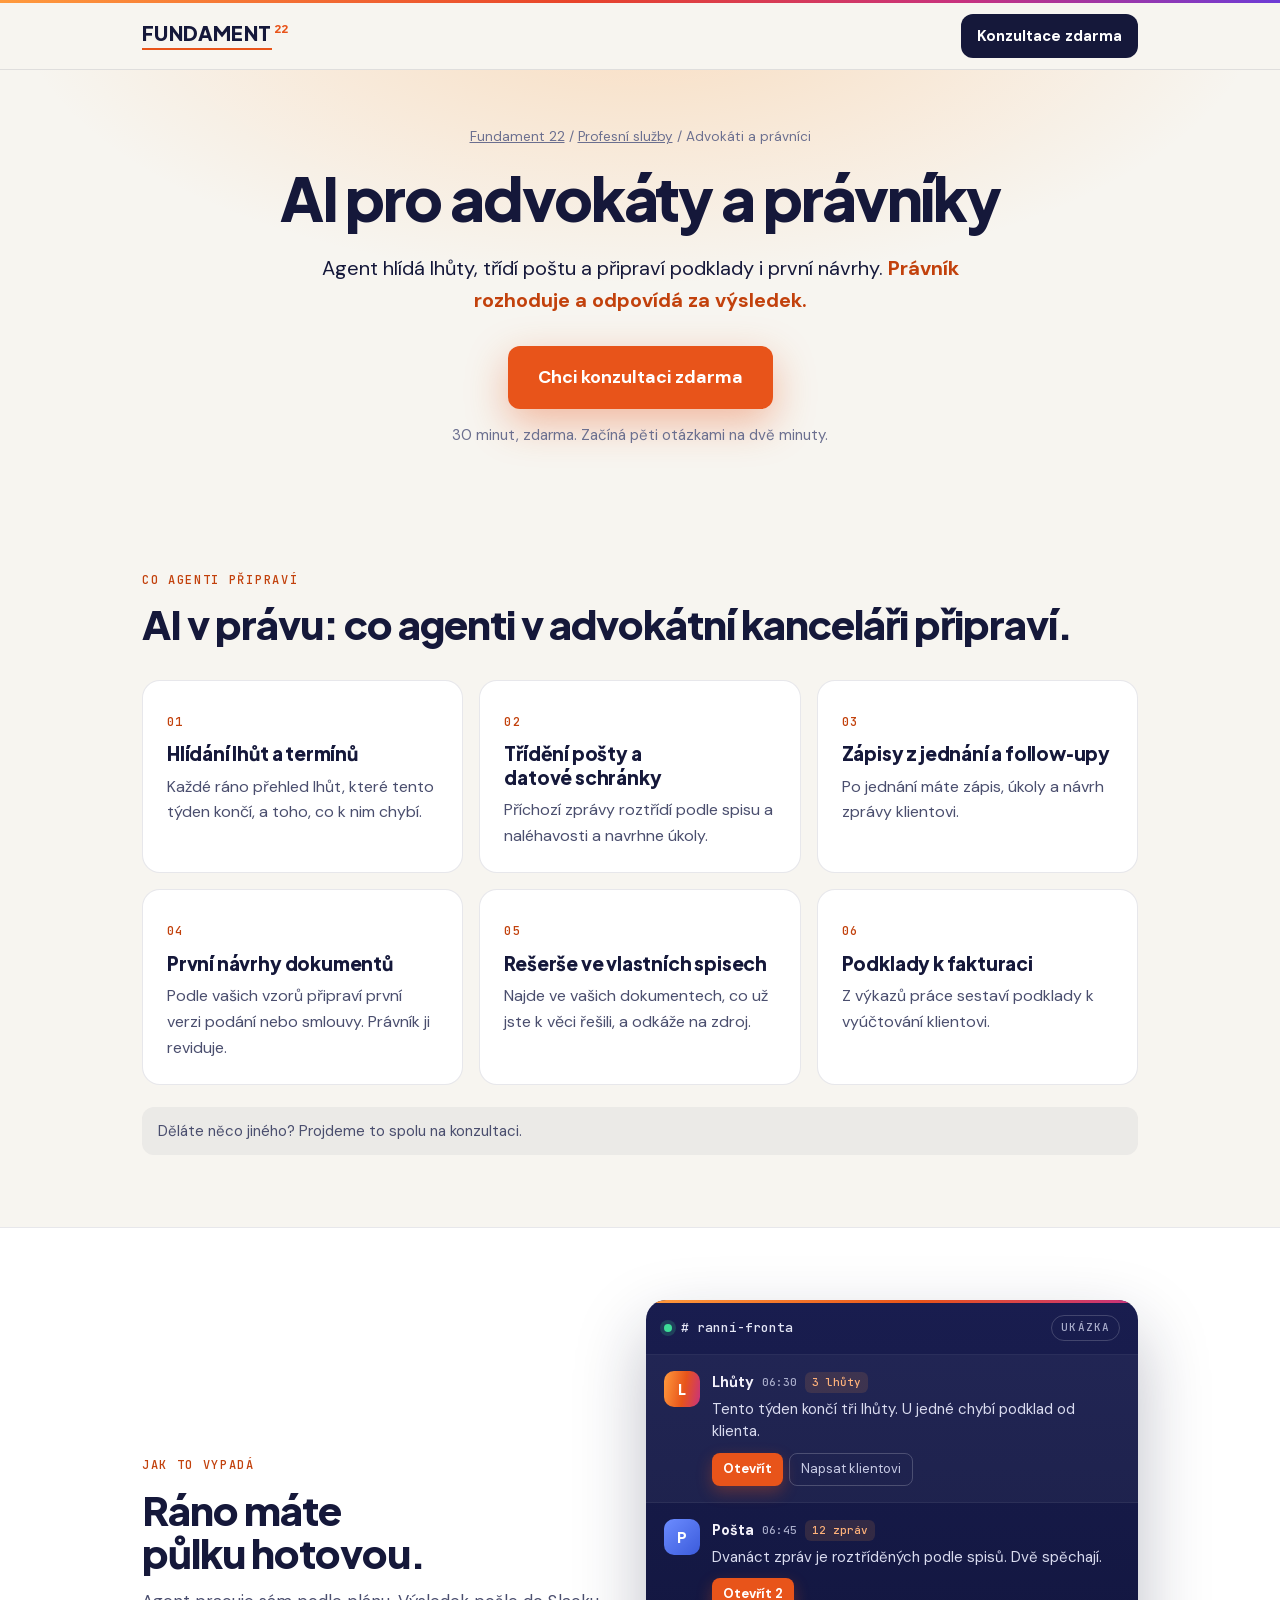
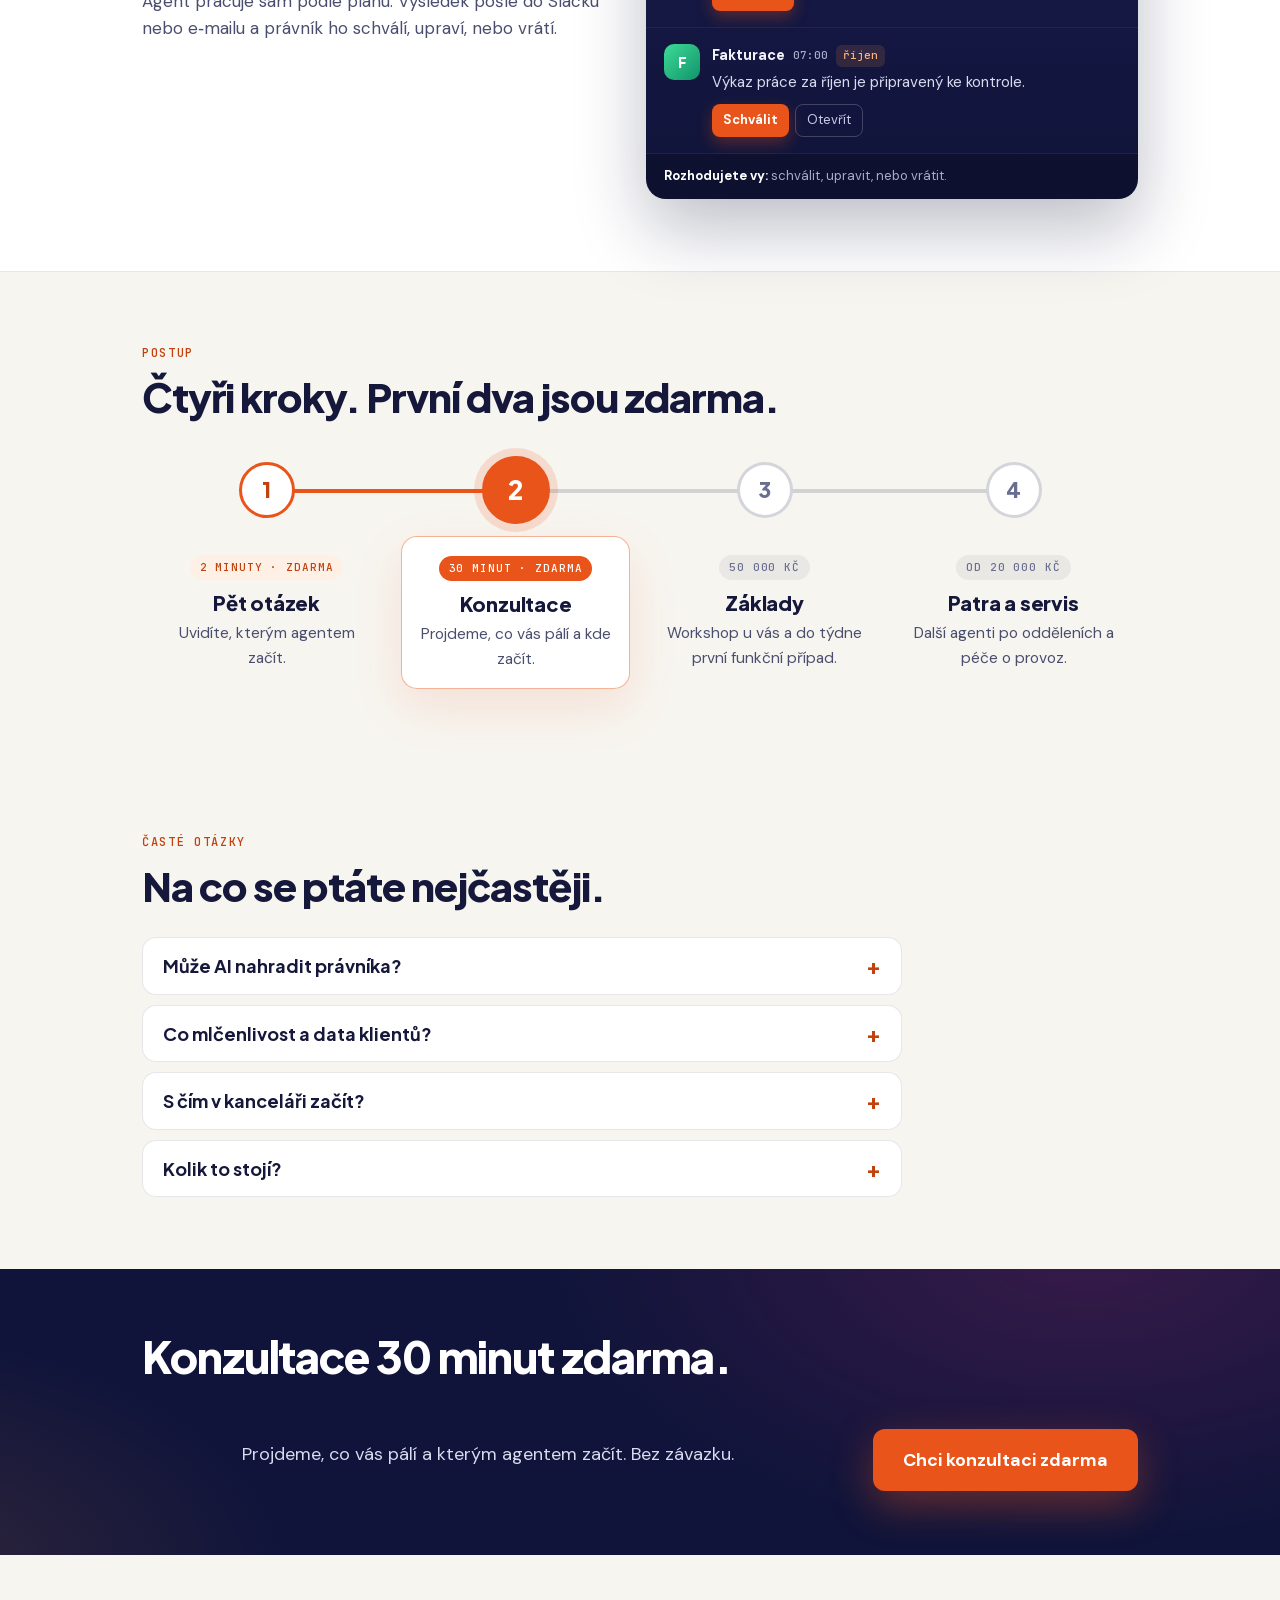
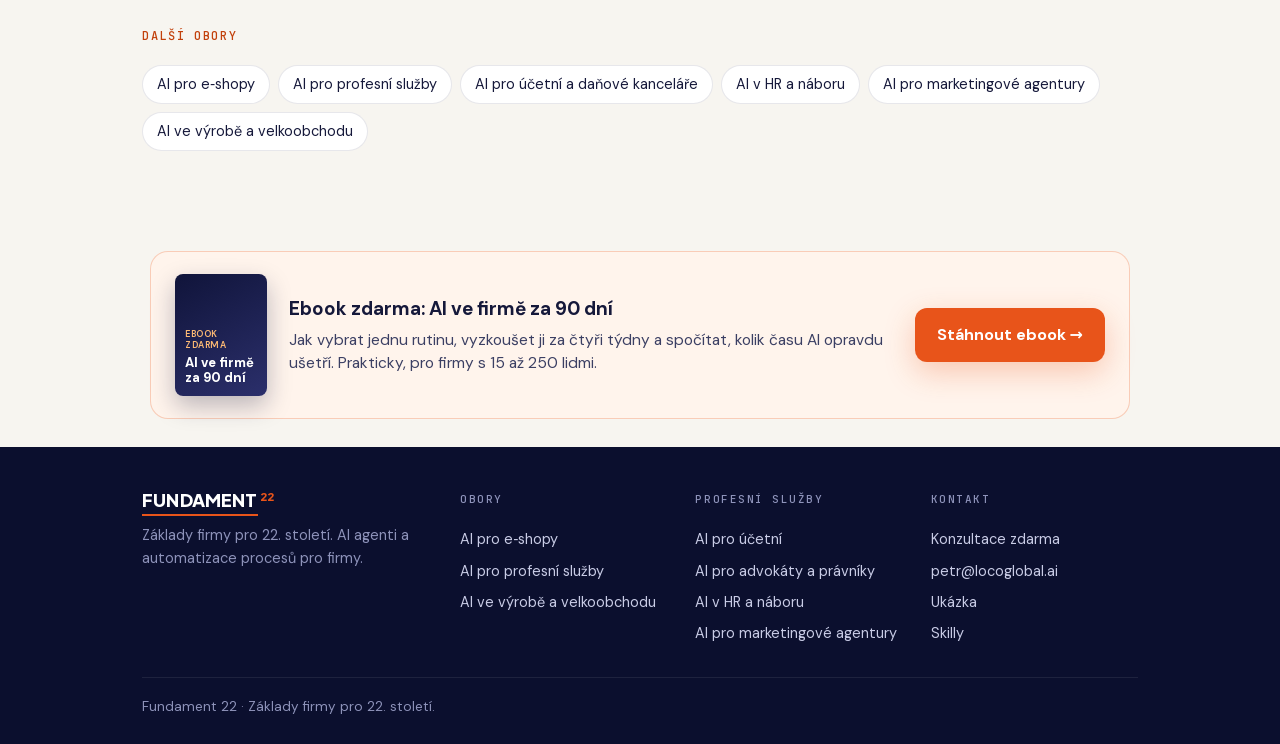
<file: ai-pro-advokaty/index.html>
<!doctype html>
<html lang="cs">
<head>
<meta charset="utf-8">
<meta name="viewport" content="width=device-width, initial-scale=1">
<title>AI pro advokáty a právníky: lhůty, podklady, zápisy | Fundament 22</title>
<meta name="description" content="AI pro advokáty a právníky. Agent hlídá lhůty, třídí poštu a připraví podklady i první návrhy dokumentů, právník rozhoduje. Konzultace zdarma.">
<meta name="keywords" content="AI pro právníky, AI pro advokáty, AI v právu, AI právník, AI v advokacii, hlídání lhůt, automatizace advokátní kanceláře, AI asistent pro právníky">
<meta name="robots" content="index, follow">
<link rel="canonical" href="https://fundament22.com/ai-pro-advokaty/">
<meta property="og:type" content="website">
<meta property="og:locale" content="cs_CZ">
<meta property="og:site_name" content="Fundament 22">
<meta property="og:title" content="AI pro advokáty a právníky — Fundament 22">
<meta property="og:description" content="AI pro advokáty a právníky. Agent hlídá lhůty, třídí poštu a připraví podklady i první návrhy dokumentů, právník rozhoduje. Konzultace zdarma.">
<meta property="og:url" content="https://fundament22.com/ai-pro-advokaty/">
<meta property="og:image" content="https://fundament22.com/assets/og-start.png">
<meta property="og:image:width" content="1200">
<meta property="og:image:height" content="630">
<meta name="twitter:card" content="summary_large_image">
<meta name="theme-color" content="#F7F5F0">
<link rel="icon" href="/assets/favicon.svg" type="image/svg+xml">
<link rel="apple-touch-icon" href="/assets/apple-touch-icon.png">
<link rel="preload" href="/assets/fonts/PlusJakartaSans-latin-ext-4.woff2" as="font" type="font/woff2" crossorigin>
<link rel="stylesheet" href="/assets/fonts.css">
<script type="application/ld+json">
{"@context": "https://schema.org", "@graph": [{"@type": "WebPage", "name": "AI pro advokáty a právníky", "url": "https://fundament22.com/ai-pro-advokaty/", "inLanguage": "cs", "description": "AI pro advokáty a právníky. Agent hlídá lhůty, třídí poštu a připraví podklady i první návrhy dokumentů, právník rozhoduje. Konzultace zdarma.", "isPartOf": {"@type": "WebSite", "name": "Fundament 22", "url": "https://fundament22.com/"}}, {"@type": "BreadcrumbList", "itemListElement": [{"@type": "ListItem", "position": 1, "name": "Fundament 22", "item": "https://fundament22.com/"}, {"@type": "ListItem", "position": 2, "name": "Profesní služby", "item": "https://fundament22.com/ai-pro-profesni-sluzby/"}, {"@type": "ListItem", "position": 3, "name": "Advokáti a právníci", "item": "https://fundament22.com/ai-pro-advokaty/"}]}, {"@type": "Service", "name": "AI pro advokáty a právníky", "description": "AI pro advokáty a právníky. Agent hlídá lhůty, třídí poštu a připraví podklady i první návrhy dokumentů, právník rozhoduje. Konzultace zdarma.", "areaServed": "CZ", "provider": {"@type": "Organization", "name": "Fundament 22"}, "offers": {"@type": "Offer", "name": "Úvodní konzultace 30 minut", "price": "0", "priceCurrency": "CZK"}}, {"@type": "FAQPage", "mainEntity": [{"@type": "Question", "name": "Může AI nahradit právníka?", "acceptedAnswer": {"@type": "Answer", "text": "Ne. Agent připraví přehled, podklad nebo první verzi. Právník ji posoudí, dokončí a odpovídá za ni."}}, {"@type": "Question", "name": "Co mlčenlivost a data klientů?", "acceptedAnswer": {"@type": "Answer", "text": "Je to první věc, kterou řešíme. Kde data zůstanou a kdo k nim má přístup, navrhneme v první analýze podle pravidel vaší kanceláře."}}, {"@type": "Question", "name": "S čím v kanceláři začít?", "acceptedAnswer": {"@type": "Answer", "text": "Obvykle s hlídáním lhůt nebo tříděním pošty. Jsou to úlohy, které se opakují každý den a dají se dobře zkontrolovat."}}, {"@type": "Question", "name": "Kolik to stojí?", "acceptedAnswer": {"@type": "Answer", "text": "Úvodní konzultace na 30 minut je zdarma. Základy stojí v zaváděcí ceně 50 000 Kč, každé další patro 20 000 Kč a servis od 15 000 Kč měsíčně."}}]}]}
</script>
<style>
:root{--bg:#F7F5F0;--ink:#15183A;--ink2:#4A4E6E;--ink3:#6B6F8F;--line:rgba(21,24,58,.10);--or:#E8541A;--or2:#C2410C;--dark:#10143A;--card:#fff;
--disp:'Plus Jakarta Sans',system-ui,sans-serif;--mono:'JetBrains Mono',ui-monospace,monospace;--grad:linear-gradient(100deg,#FF9A3D,#E8541A 55%,#C8327E)}
*{box-sizing:border-box}
html{scroll-behavior:smooth;-webkit-text-size-adjust:100%}
body{margin:0;background:var(--bg);color:var(--ink);font-family:'DM Sans',system-ui,sans-serif;font-size:17px;line-height:1.6;-webkit-font-smoothing:antialiased}
a{color:var(--or2)}
.wrap{max-width:1040px;margin:0 auto;padding:0 22px}
.eyebrow{font-family:var(--mono);font-size:12px;letter-spacing:.14em;text-transform:uppercase;color:var(--or2);margin:0 0 12px}
h1,h2,h3{font-family:var(--disp);font-weight:800;letter-spacing:-.025em;line-height:1.08;margin:0;text-wrap:balance}
h1{font-size:clamp(36px,6.4vw,64px)}
h2{font-size:clamp(28px,4vw,40px)}
h3{font-size:19px;letter-spacing:-.01em;line-height:1.25}
p{margin:0}
.top{position:sticky;top:0;z-index:20;background:rgba(247,245,240,.86);backdrop-filter:blur(14px);-webkit-backdrop-filter:blur(14px);border-bottom:1px solid var(--line)}
.top::before{content:"";display:block;height:3px;background:linear-gradient(90deg,#FF9A3D,#E8442A 45%,#C8327E 75%,#6D3BD6)}
.top .wrap{display:flex;align-items:center;justify-content:space-between;gap:12px;padding-top:11px;padding-bottom:11px}
.logo{display:flex;align-items:center;gap:10px;text-decoration:none;color:var(--ink);font-family:var(--disp);font-weight:800;font-size:17px;letter-spacing:.01em;white-space:nowrap}
.logo .ai{color:var(--or)}
.top .btn{white-space:nowrap}
@media(max-width:420px){.logo{font-size:15px;gap:8px}.top .btn.sm{padding:9px 13px;font-size:14px}}
@media(max-width:375px){.logo{font-size:14px;gap:7px}.logo svg{width:23px;height:23px}.top .btn.sm{padding:8px 11px;font-size:13.5px}}
@media(max-width:340px){.logo{font-size:13px}.logo svg{display:none}}
.btn{display:inline-block;font-family:inherit;font-weight:700;font-size:16px;text-decoration:none;border-radius:12px;padding:14px 22px;background:var(--or);color:#fff;box-shadow:0 10px 30px rgba(232,84,26,.28);transition:transform .2s,box-shadow .2s}
.btn:hover{transform:translateY(-2px);box-shadow:0 14px 40px rgba(232,84,26,.38);color:#fff}
.btn.sm{padding:10px 16px;font-size:15px;box-shadow:none;background:var(--ink)}
.btn.ghost{background:#fff;color:var(--ink);box-shadow:none;border:1px solid rgba(21,24,58,.16)}
a:focus-visible,button:focus-visible{outline:2px solid var(--or);outline-offset:3px;border-radius:8px}
section{padding:72px 0}
.hero{padding:72px 0 56px;text-align:center}
.hero h1 span{color:var(--or)}
.hero .lead{max-width:640px;margin:22px auto 0;font-size:19px;color:var(--ink2)}
.cta{display:flex;flex-wrap:wrap;gap:12px;justify-content:center;margin-top:30px}
.pills{display:flex;flex-wrap:wrap;gap:8px 22px;justify-content:center;list-style:none;padding:0;margin:26px 0 0;font-size:14.5px;color:var(--ink3)}
.pills li::before{content:"●";color:var(--or);font-size:9px;margin-right:8px;vertical-align:2px}
.split{display:grid;gap:36px;align-items:center}
@media(min-width:860px){.split{grid-template-columns:1fr 1.05fr}}
.sub{margin-top:14px;color:var(--ink2)}
.white{background:#fff;border-top:1px solid var(--line);border-bottom:1px solid var(--line)}
.queue{position:relative;background:linear-gradient(180deg,#191D4F,#10143A);color:#F3F1FA;border-radius:20px;overflow:hidden;box-shadow:0 30px 70px rgba(21,24,58,.28)}
.queue::before{content:"";position:absolute;inset:0 0 auto 0;height:3px;background:var(--grad)}
.queue .qh{display:flex;justify-content:space-between;align-items:center;gap:10px;padding:15px 18px 13px;border-bottom:1px solid rgba(255,255,255,.08);font-size:13px;color:#A9ADCB}
.queue .ch{display:flex;align-items:center;gap:9px;font-family:var(--mono);color:#E4E6F5}
.queue .ch i{width:8px;height:8px;border-radius:50%;background:#3DDC97;box-shadow:0 0 0 4px rgba(61,220,151,.18)}
.queue .st{font-family:var(--mono);font-size:11px;letter-spacing:.1em;text-transform:uppercase;border:1px solid rgba(255,255,255,.18);border-radius:999px;padding:3px 9px}
.queue .m{display:flex;gap:12px;padding:16px 18px;border-bottom:1px solid rgba(255,255,255,.06)}
.queue .m.hot{background:rgba(255,255,255,.04)}
.queue .mb{flex:1;min-width:0}
.queue .mh{display:flex;flex-wrap:wrap;align-items:center;gap:4px 8px}
.av{flex:none;width:36px;height:36px;border-radius:10px;background:var(--grad);display:grid;place-items:center;font-family:var(--disp);font-weight:800;font-size:14px;color:#fff}
.av.b{background:linear-gradient(135deg,#6C8CFF,#3B5BDB)}.av.g{background:linear-gradient(135deg,#3DDC97,#12936A)}
.queue b{font-size:14.5px}.queue time{font-family:var(--mono);font-size:11px;color:#A9ADCB}
.queue .chip{font-family:var(--mono);font-size:11px;color:#FFB27A;background:rgba(255,154,61,.13);border-radius:6px;padding:2px 7px}
.queue .m p{font-size:15px;line-height:1.5;color:#D9DBEF;margin-top:4px}
.queue .act{display:flex;flex-wrap:wrap;gap:6px;margin-top:10px}
.queue .ok{font-size:13px;font-weight:700;color:#fff;background:var(--or);border-radius:8px;padding:6px 11px;box-shadow:0 6px 16px rgba(232,84,26,.32)}
.queue .no{font-size:13px;color:#C9CCE6;border:1px solid rgba(255,255,255,.2);border-radius:8px;padding:5px 11px}
.queue .qf{padding:12px 18px;font-size:13px;color:#A9ADCB;background:rgba(0,0,0,.2)}
.queue .qf b{color:#fff;font-size:13px}
.queue.anim .m{opacity:0;transform:translateY(12px)}
.queue.anim.in .m{opacity:1;transform:none;transition:opacity .5s ease,transform .5s ease}
.queue.anim.in .m:nth-child(3){transition-delay:.3s}.queue.anim.in .m:nth-child(4){transition-delay:.6s}
.ob h3 a{color:inherit;text-decoration:none}.ob h3 a:hover{color:var(--or2)}
.ob .more{display:inline-block;margin-top:14px;font-weight:700;font-size:15px;text-decoration:none}
.grid3{display:grid;gap:16px;margin-top:34px}
@media(min-width:760px){.grid3{grid-template-columns:repeat(3,1fr)}}
.card{background:var(--card);border:1px solid var(--line);border-radius:18px;padding:24px}
.card .n{font-family:var(--mono);font-size:12px;letter-spacing:.12em;color:var(--or2);margin-bottom:10px}
.card p{margin-top:8px;font-size:16px;color:var(--ink2)}
.card .price{font-family:var(--disp);font-weight:800;font-size:22px;letter-spacing:-.02em;margin-top:12px;color:var(--ink)}
.card.hl{border-color:rgba(232,84,26,.5);box-shadow:0 18px 50px rgba(232,84,26,.10)}
.fit{display:grid;gap:16px;margin-top:30px}
@media(min-width:760px){.fit{grid-template-columns:1fr 1fr}}
.fit ul{list-style:none;padding:0;margin:12px 0 0;display:grid;gap:8px;font-size:16px;color:var(--ink2)}
.fit li{display:flex;gap:10px}.fit li::before{flex:none;font-weight:800}
.fit .yes li::before{content:"✓";color:#127552}.fit .nope li::before{content:"✕";color:#B3261E}
.demo{display:flex;flex-wrap:wrap;gap:18px 30px;align-items:center;justify-content:space-between}
.demo p{color:var(--ink2);margin-top:8px;max-width:560px}
.hero{background:radial-gradient(900px 420px at 50% -80px,rgba(255,154,61,.28),transparent 70%)}
.hero h1{font-size:clamp(38px,7vw,72px);letter-spacing:-.035em}
.hero .lead{font-size:20px;color:var(--ink)}
.hero .lead b{color:var(--or2)}
.free{display:inline-flex;align-items:center;gap:12px;margin-bottom:26px;padding:6px 18px 6px 6px;border-radius:999px;background:#fff;border:1px solid rgba(232,84,26,.35);box-shadow:0 8px 26px rgba(232,84,26,.14);font-weight:600;font-size:15.5px;color:var(--ink);text-decoration:none}
.free b{background:var(--or);color:#fff;border-radius:999px;padding:5px 13px;font-family:var(--mono);font-size:12px;letter-spacing:.12em;text-transform:uppercase}
.btn.big{font-size:18px;padding:17px 30px;box-shadow:0 14px 40px rgba(232,84,26,.38)}
.btn.white{background:#fff;color:var(--or2);box-shadow:0 10px 30px rgba(0,0,0,.18);white-space:nowrap}
.btn.white:hover{color:var(--or2)}
.flow{list-style:none;padding:0;margin:44px 0 0;display:grid;grid-template-columns:repeat(4,1fr);gap:0;position:relative}
.flow::before{content:"";position:absolute;left:12.5%;right:12.5%;top:27px;height:4px;border-radius:4px;background:linear-gradient(90deg,var(--or) 0,var(--or) 34%,rgba(21,24,58,.16) 34%)}
.flow li{position:relative;padding:0 10px;text-align:center}
.flow .dot{position:relative;z-index:1;display:grid;place-items:center;width:56px;height:56px;margin:0 auto 18px;border-radius:50%;background:#fff;border:3px solid rgba(21,24,58,.18);font-family:var(--disp);font-weight:800;font-size:21px;color:var(--ink3)}
.flow .free1 .dot{border-color:var(--or);color:var(--or2)}
.flow .main .dot{background:var(--or);border-color:var(--or);color:#fff;width:68px;height:68px;margin-top:-6px;margin-bottom:12px;font-size:26px;box-shadow:0 0 0 8px rgba(232,84,26,.16)}
.flow .tag{display:inline-block;font-family:var(--mono);font-size:11px;letter-spacing:.08em;text-transform:uppercase;color:var(--ink3);background:rgba(21,24,58,.06);border-radius:999px;padding:4px 10px;margin-bottom:10px}
.flow .free1 .tag{background:#FFF0E6;color:var(--or2)}
.flow .main .tag{background:var(--or);color:#fff}
.flow h3{font-size:20px}
.flow p{font-size:15.5px;color:var(--ink2);margin-top:6px}
.flow .main .fb{background:#fff;border:1px solid rgba(232,84,26,.45);border-radius:16px;padding:16px 14px;box-shadow:0 18px 50px rgba(232,84,26,.12)}
.flow li:not(.main) .fb{padding:16px 6px}
.flownote{margin-top:26px;text-align:center;font-weight:600;color:var(--ink2)}
@media(max-width:820px){
.flow{grid-template-columns:1fr;gap:18px;margin-top:32px}
.flow::before{left:27px;right:auto;top:28px;bottom:60px;width:4px;height:auto;background:linear-gradient(180deg,var(--or) 0,var(--or) 34%,rgba(21,24,58,.16) 34%)}
.flow li{display:flex;gap:16px;text-align:left;padding:0;align-items:flex-start}
.flow .dot,.flow .main .dot{flex:none;width:56px;height:56px;margin:0;font-size:21px}
.flow li:not(.main) .fb{padding:4px 0 0}
.flow .fb{flex:1}
}
.band{background:var(--or);color:#fff;padding:52px 0;background-image:linear-gradient(100deg,#FF8A2A,#E8541A 50%,#C8327E)}
.band .wrap{display:flex;flex-wrap:wrap;gap:22px 40px;align-items:center;justify-content:space-between}
.band h2{color:#fff;font-size:clamp(28px,4.4vw,44px)}
.band p{margin-top:10px;font-size:18px;max-width:560px;color:#FFE9DC}
.herostat{display:inline-flex;align-items:center;gap:14px;margin:26px auto 0;padding:14px 22px;border-radius:18px;background:var(--dark);color:#fff;text-decoration:none;box-shadow:0 18px 50px rgba(21,24,58,.22)}
.herostat .was,.uc .was{font-family:var(--disp);font-weight:800;color:#8E93BA;text-decoration:line-through;text-decoration-thickness:2px}
.herostat .was{font-size:28px}.herostat .arr{color:#FF9A3D;font-size:24px;font-weight:800}
.herostat .now{font-family:var(--disp);font-weight:800;font-size:44px;letter-spacing:-.03em;color:#FF7A2F;line-height:1}
.herostat .what{font-size:14px;line-height:1.35;color:#D9DBEF;text-align:left;border-left:1px solid rgba(255,255,255,.18);padding-left:14px}
.herostat .was,.herostat .now,.herostat .arr,.uc .nums span{white-space:nowrap}
@media(max-width:600px){.herostat{gap:10px;padding:12px 16px}.herostat .was{font-size:22px}.herostat .now{font-size:36px}.herostat .what{font-size:13px;padding-left:10px}}
.ucs{display:grid;gap:16px;margin-top:32px}
@media(min-width:640px){.ucs{grid-template-columns:1fr 1fr}}
@media(min-width:960px){.ucs{grid-template-columns:repeat(3,1fr)}}
.uc{background:#fff;border:1px solid var(--line);border-radius:18px;padding:22px}
.uc:first-child{border-color:rgba(232,84,26,.5);box-shadow:0 18px 50px rgba(232,84,26,.12)}
.uc .nums{display:flex;align-items:baseline;gap:10px;margin-top:12px}
.uc .was{font-size:22px;color:var(--ink3)}
.uc .arr{color:var(--or);font-weight:800;font-size:20px}
.uc .now{font-family:var(--disp);font-weight:800;font-size:40px;letter-spacing:-.03em;line-height:1;color:var(--or)}
.uc .per{font-family:var(--mono);font-size:11px;letter-spacing:.1em;text-transform:uppercase;color:var(--ink3);margin-left:2px}
.bars{position:relative;height:10px;margin:14px 0 12px}
.bars i{position:absolute;left:0;top:0;height:10px;border-radius:6px}
.bars .b1{width:100%;background:rgba(21,24,58,.10)}
.bars .b2{background:var(--or)}
.uc p{font-size:15.5px;color:var(--ink2)}
.est{margin-top:22px;font-size:15px;color:var(--ink2);background:rgba(21,24,58,.05);border-radius:12px;padding:12px 16px}
.est b{color:var(--ink)}
/* ---------- online analýza (formulář z FIREMNI AI) ---------- */
.az{background:var(--dark);color:#fff;padding:80px 0;background-image:radial-gradient(900px 500px at 85% -10%,rgba(200,50,126,.22),transparent 60%),radial-gradient(700px 420px at -10% 110%,rgba(255,154,61,.14),transparent 60%);scroll-margin-top:60px;
--line:#3a3e5e;--muted:#a9adcb;--soft:#d9dbef;--acard:#1d2150;--bg2:#15183a;--o1:#ff9a3d;font-family:var(--disp);font-size:16px;line-height:1.5}
.az .in{max-width:760px;margin:0 auto;padding:0 20px}
.az .hd{display:flex;justify-content:space-between;align-items:center;gap:10px;margin-bottom:10px}
.az .mono{font-family:var(--mono);letter-spacing:.06em;text-transform:uppercase;font-size:12px;color:var(--o1)}
.az .bar{height:4px;background:var(--line);border-radius:4px;overflow:hidden;margin:4px 0 28px}
.az .bar i{display:block;height:100%;width:0;background:var(--grad);transition:width .35s ease}
.az h2{font-size:clamp(26px,5.4vw,38px);line-height:1.15;margin:8px 0 10px;letter-spacing:-.015em;color:#fff}
.az h2:focus{outline:none}
.az h3{font-size:18px;margin:0 0 4px;font-weight:700;color:#fff}
.az p{margin:0 0 14px;color:var(--soft)}
.az .lead{font-size:18px;max-width:56ch}
.az .hint{color:var(--muted);font-size:14px}
.az .grad{background:var(--grad);-webkit-background-clip:text;background-clip:text;color:transparent}
.az .btn{appearance:none;border:0;cursor:pointer;font:inherit;font-weight:700;border-radius:12px;padding:15px 22px;min-height:52px;color:#fff;background:var(--grad);box-shadow:0 8px 28px rgba(232,84,26,.35)}
.az .btn:disabled{opacity:.4;cursor:not-allowed;box-shadow:none;transform:none}
.az .btn:focus-visible,.az .opt:focus-visible,.az input:focus-visible{outline:2px solid var(--o1);outline-offset:2px}
.az .row{display:flex;gap:10px;flex-wrap:wrap;align-items:center;margin-top:22px}
.az .pills{justify-content:flex-start;color:var(--muted);margin-top:22px}
.az .pills li::before{color:var(--o1)}
.az .opts{display:grid;gap:10px;margin-top:20px}
.az .opt{appearance:none;font:inherit;text-align:left;color:#fff;background:var(--acard);border:1px solid var(--line);border-radius:14px;padding:16px 18px;min-height:58px;cursor:pointer;display:flex;gap:14px;align-items:center;transition:border-color .15s}
.az .opt:hover{border-color:var(--o1)}
.az .opt[aria-pressed="true"]{border-color:var(--o1);background:#262a60}
.az .opt b{font-weight:700;display:block}
.az .opt small{color:var(--muted);font-size:14px;display:block}
.az .opt .k{flex:none;width:28px;height:28px;border-radius:8px;border:1px solid var(--line);display:grid;place-items:center;font-family:var(--mono);font-size:12px;color:var(--muted)}
.az .opt[aria-pressed="true"] .k{background:var(--grad);border-color:transparent;color:#fff}
.az .card{background:var(--acard);border:1px solid var(--line);border-radius:16px;padding:20px}
.az .verdict{border-left:4px solid var(--o1)}
.az .tasks{display:grid;gap:10px;margin:16px 0 0;padding:0;list-style:none}
.az .task{display:flex;gap:14px;align-items:flex-start;background:var(--bg2);border:1px solid var(--line);border-radius:14px;padding:14px 16px}
.az .task .n{flex:none;font-family:var(--mono);color:var(--o1);font-size:13px;padding-top:3px}
.az .task p{margin:0;font-size:15px}
.az .locked{position:relative;margin-top:10px}
.az .locked .blur{filter:blur(6px);opacity:.55;pointer-events:none;user-select:none;max-height:104px;overflow:hidden}
.az .locked .veil{position:absolute;inset:0;display:grid;place-items:center;text-align:center;padding:16px}
.az .veil span{background:rgba(16,20,58,.85);border:1px solid var(--line);border-radius:999px;padding:8px 14px;font-size:14px;font-weight:600}
.az form{display:grid;gap:12px;margin-top:14px}
.az label{display:grid;gap:6px;font-size:14px;color:var(--soft);font-weight:600}
.az input{font:inherit;font-size:16px;color:#fff;background:var(--bg2);border:1px solid var(--line);border-radius:12px;padding:14px;min-height:52px;width:100%}
.az input::placeholder{color:#6b6f8f}
.az .two{display:grid;gap:12px}
@media(min-width:620px){.az .two{grid-template-columns:1fr 1fr}.az .opts.c2{grid-template-columns:1fr 1fr}}
.az .err{color:#ff8f8f;font-size:14px;min-height:20px;margin:0}
.az .legal{font-size:12.5px;color:var(--muted);margin:0}
.az .slack{background:#0c0f2c;border:1px solid var(--line);border-radius:16px;overflow:hidden;margin-top:16px}
.az .slack .top{position:static;display:flex;justify-content:space-between;gap:8px;padding:12px 16px;border-bottom:1px solid var(--line);font-size:13px;color:var(--muted);background:none;backdrop-filter:none}
.az .slack .top::before{display:none}
.az .msg{display:flex;gap:12px;padding:14px 16px;border-bottom:1px solid rgba(58,62,94,.5)}
.az .msg:last-child{border-bottom:0}
.az .msg b{font-size:14px}
.az .msg time{font-family:var(--mono);font-size:11px;color:var(--muted);margin-left:8px}
.az .msg p{margin:2px 0 0;font-size:15px}
.az .note{border:1px dashed var(--o1);border-radius:12px;padding:12px 14px;font-size:14px;color:var(--soft);margin-top:14px}
.az .steps{counter-reset:s;display:grid;gap:10px;margin:14px 0 0;padding:0;list-style:none}
.az .steps li{counter-increment:s;display:flex;gap:12px;font-size:15px;color:var(--soft)}
.az .steps li::before{content:counter(s);flex:none;width:26px;height:26px;border-radius:50%;border:1px solid var(--o1);color:var(--o1);display:grid;place-items:center;font-family:var(--mono);font-size:12px}
.az a{color:var(--o1)}
.az .back{background:none;border:0;color:var(--muted);font:inherit;font-size:14px;cursor:pointer;padding:10px 0;margin-top:14px}
.az .fade{animation:azf .3s ease}
@keyframes azf{from{transform:translateY(8px)}to{transform:none}}
.az section{padding:0}.az section+section{margin-top:22px}
footer{background:#0B0F2E;color:#8E93BA;padding:28px 0;font-size:14px}
footer .wrap{display:flex;flex-wrap:wrap;gap:10px 24px;justify-content:space-between;align-items:center}
footer a{color:#C9CCE6}
.micro{margin-top:14px;font-size:15px;color:var(--ink3)}
.saves{max-width:540px;margin:28px auto 0;background:var(--dark);color:#fff;border-radius:20px;box-shadow:0 18px 50px rgba(21,24,58,.22);overflow:hidden;text-align:left}
.saves .track{display:flex;overflow-x:auto;scroll-snap-type:x mandatory;scrollbar-width:none;overscroll-behavior-x:contain}
.saves .track::-webkit-scrollbar{display:none}
.saves .slide{flex:0 0 100%;scroll-snap-align:start;padding:22px 26px 6px}
.saves .k{font-family:var(--mono);font-size:12px;letter-spacing:.1em;text-transform:uppercase;color:#FF9A3D}
.saves .nums{display:flex;align-items:baseline;gap:12px;margin-top:10px;white-space:nowrap}
.saves .was{font-family:var(--disp);font-weight:800;font-size:26px;color:#8E93BA;text-decoration:line-through;text-decoration-thickness:2px}
.saves .arr{color:#FF9A3D;font-size:24px;font-weight:800}
.saves .now{font-family:var(--disp);font-weight:800;font-size:48px;letter-spacing:-.03em;line-height:1;color:#FF7A2F}
.saves .per{font-family:var(--mono);font-size:11px;letter-spacing:.1em;text-transform:uppercase;color:#A9ADCB}
.saves .slide>p:last-child{margin-top:12px;font-size:16px;line-height:1.45;color:#D9DBEF}
.saves .foot{display:flex;align-items:center;justify-content:space-between;gap:12px;padding:6px 16px 10px 26px;font-size:12.5px;color:#8E93BA}
.saves .dots{display:flex}
.saves .dots button{appearance:none;border:0;background:none;padding:0;width:28px;height:28px;display:grid;place-items:center;cursor:pointer}
.saves .dots button::before{content:"";width:8px;height:8px;border-radius:8px;background:rgba(255,255,255,.3);transition:width .25s,background .25s}
.saves .dots button[aria-current="true"]::before{width:20px;background:#FF7A2F}
.saves .dots button:focus-visible{outline:2px solid #FF9A3D;outline-offset:-4px}
@media(max-width:600px){.saves{margin-top:22px}.saves .slide{padding:18px 20px 4px}.saves .was{font-size:22px}.saves .now{font-size:42px}.saves .slide>p:last-child{font-size:15.5px}.saves .foot{padding-left:20px}}
.ob ul{list-style:none;padding:0;margin:12px 0 0;display:grid;gap:8px;font-size:16px;color:var(--ink2)}
.ob li{display:flex;gap:10px}.ob li::before{content:"→";flex:none;color:var(--or);font-weight:800}
@media(max-width:759px){.ob{gap:12px;margin-top:22px}.ob .card{padding:18px 20px}.ob ul{gap:6px;font-size:15.5px}}
.az .verdict h2{font-size:clamp(22px,4.6vw,30px);margin:0 0 6px}
.az .cal{display:inline-block;text-decoration:none;color:#fff;margin-top:6px}
@media(max-width:639px){
.ucs{gap:0;margin-top:22px;background:#fff;border:1px solid var(--line);border-radius:18px;padding:2px 18px}
.uc,.uc:first-child{display:grid;grid-template-columns:1fr auto;align-items:center;gap:8px 12px;padding:14px 0;border:0;border-bottom:1px solid var(--line);border-radius:0;box-shadow:none;background:none}
.uc:last-child{border-bottom:0}
.uc h3{font-size:16px}
.uc .nums{margin:0;gap:6px;justify-content:flex-end;flex-wrap:wrap}
.uc .was{font-size:15px}.uc .arr{font-size:14px}.uc .now{font-size:24px}
.uc .per{flex-basis:100%;text-align:right;margin:0;font-size:10px}
.uc .bars{grid-column:1/-1;margin:0;height:6px}.uc .bars i{height:6px}
.uc p{display:none}
}
@media(max-width:600px){section{padding:44px 0}.hero{padding:40px 0 40px}.btn{width:100%;text-align:center}.top .btn{width:auto}.az{padding:44px 0 52px}.az .cal{width:100%;text-align:center}
.free{margin-bottom:20px}.flow{gap:14px;margin-top:26px}.flownote{margin-top:20px}.queue .m{padding:12px 16px}.az .bar{margin-bottom:20px}}
@media(prefers-reduced-motion:reduce){*{animation:none!important;transition:none!important}html{scroll-behavior:auto}}
.saves{position:relative;background:linear-gradient(160deg,#1C2058 0%,#10143A 62%);box-shadow:0 26px 60px rgba(21,24,58,.3)}
.saves::before{content:"";position:absolute;inset:0 0 auto 0;height:3px;background:var(--grad);z-index:1}
.saves .sh{display:flex;justify-content:space-between;align-items:center;gap:10px}
.saves .pct{flex:none;font-family:var(--mono);font-size:12px;font-weight:700;color:#10143A;background:linear-gradient(100deg,#FFB067,#FF7A2F);border-radius:999px;padding:4px 10px;white-space:nowrap}
.saves .tb{display:grid;gap:7px;margin-top:16px}
.saves .br{display:grid;grid-template-columns:82px 1fr;align-items:center;gap:10px;font-family:var(--mono);font-size:11px;letter-spacing:.06em;text-transform:uppercase;color:#8E93BA}
.saves .br i{display:block;height:8px;border-radius:8px;background:rgba(255,255,255,.16)}
.saves .br.on{color:#FFB27A}
.saves .br.on i{background:var(--grad);box-shadow:0 0 14px rgba(255,122,47,.5)}
.cmp{display:grid;gap:16px;margin-top:34px}
@media(min-width:760px){.cmp{grid-template-columns:repeat(3,1fr)}}
.cmp .card{position:relative}
.cmp dl{margin:14px 0 0;display:grid;gap:12px}
.cmp dt{font-family:var(--mono);font-size:11px;letter-spacing:.1em;text-transform:uppercase;color:var(--ink3)}
.cmp dd{margin:2px 0 0;font-size:16px;color:var(--ink2)}
.cmp .pick{position:absolute;top:-11px;left:22px;font-family:var(--mono);font-size:11px;letter-spacing:.1em;text-transform:uppercase;color:#fff;background:var(--or);border-radius:999px;padding:3px 10px}
.faq{max-width:760px;margin:30px 0 0;display:grid;gap:10px}
.faq details{background:var(--bg);border:1px solid var(--line);border-radius:14px;padding:0 20px}
.faq summary{cursor:pointer;font-family:var(--disp);font-weight:700;font-size:18px;line-height:1.3;padding:16px 0;list-style:none;display:flex;justify-content:space-between;gap:12px}
.faq summary::-webkit-details-marker{display:none}
.faq summary::after{content:"+";flex:none;color:var(--or2);font-size:22px;line-height:1}
.faq details[open] summary::after{content:"–"}
.faq details p{margin:0 0 18px;color:var(--ink2)}
footer{padding:44px 0 26px;font-size:14.5px}
footer .wrap{display:block}
footer a{text-decoration:none}footer a:hover{color:#fff;text-decoration:underline}
.fcols{display:grid;gap:28px}
@media(min-width:640px){.fcols{grid-template-columns:1fr 1fr}}
@media(min-width:900px){.fcols{grid-template-columns:1.4fr 1fr 1fr 1fr}}
.fbrand b{font-family:var(--disp);font-weight:800;font-size:18px;letter-spacing:.01em;color:#fff}
.fbrand p{margin-top:8px;max-width:300px}
footer h4{font-family:var(--mono);font-size:11px;letter-spacing:.14em;text-transform:uppercase;color:#8E93BA;margin:0 0 12px;font-weight:400}
footer nav{display:grid;gap:8px;align-content:start}
.fbot{display:flex;flex-wrap:wrap;gap:8px 24px;justify-content:space-between;margin-top:32px;padding-top:18px;border-top:1px solid rgba(255,255,255,.08);font-size:13.5px}
.logo{font-size:20px;letter-spacing:.02em}
.wm{display:inline-flex;align-items:flex-start;line-height:1}
.wm b{font-family:var(--disp);font-weight:800;padding-bottom:5px;border-bottom:2px solid var(--or)}
.wm sup{font-family:var(--disp);font-weight:800;font-size:.56em;line-height:1;color:var(--or);margin-left:2px;vertical-align:baseline;position:static}
@media(max-width:420px){.logo{font-size:18px}}
@media(max-width:375px){.logo{font-size:17px}}
@media(max-width:340px){.logo{font-size:15px}}
.fbrand .wm{font-size:20px;letter-spacing:.02em;color:#fff}
.ob6{grid-template-columns:1fr}
@media(min-width:640px){.ob6{grid-template-columns:1fr 1fr}}
@media(min-width:960px){.ob6{grid-template-columns:repeat(3,1fr)}}
.ob .ico{display:grid;place-items:center;width:44px;height:44px;border-radius:12px;background:#FFF0E6;color:var(--or2);margin-bottom:14px}
.ob6 h3{font-size:20px;line-height:1.2}
.est a{font-weight:700}
.who{display:grid;gap:28px;margin-top:26px;align-items:start}
@media(min-width:860px){.who{grid-template-columns:1.1fr 1fr}}
.story p{color:var(--ink2);margin-top:14px;font-size:18px}
.story p:first-child{margin-top:0;color:var(--ink)}
.ppl{display:flex;flex-wrap:wrap;gap:14px 28px;margin-top:26px}
.pp{display:flex;align-items:center;gap:12px}
.pp b{display:block;font-family:var(--disp);font-size:17px;line-height:1.2}
.pp small{font-family:var(--mono);font-size:11px;letter-spacing:.1em;text-transform:uppercase;color:var(--ink3)}
.runs ul{list-style:none;padding:0;margin:0 0 20px;display:grid;gap:10px;font-size:16px;color:var(--ink2)}
.runs ul:last-child{margin-bottom:0}
.runs li{display:flex;gap:10px}
.runs li::before{flex:none;font-weight:800}
.runs .yes li::before{content:"✓";color:#127552}
.runs .todo li::before{content:"○";color:var(--or2)}
.saves .nums{justify-content:center;margin-top:14px}
.saves .now{font-size:56px}
.saves .steps{display:grid;grid-template-columns:1fr 1fr 1fr;gap:8px;margin:18px 0 6px;position:relative}
.saves .steps::before{content:"";position:absolute;left:16%;right:16%;top:19px;height:2px;background:linear-gradient(90deg,rgba(255,255,255,.18),#FF7A2F 50%,rgba(255,255,255,.18))}
.saves .st{position:relative;text-align:center}
.saves .ic{width:40px;height:40px;border-radius:12px;margin:0 auto 8px;display:grid;place-items:center;background:#262A66;border:1px solid rgba(255,255,255,.14)}
.saves .st.mid .ic{background:var(--grad);border-color:transparent;box-shadow:0 0 18px rgba(255,122,47,.5)}
.saves .st b{display:block;font-size:14px;line-height:1.25;color:#fff}
.saves .st span{display:block;font-size:12.5px;line-height:1.3;color:#A9ADCB;margin-top:2px}
@media(max-width:600px){.saves .now{font-size:48px}.saves .st b{font-size:13px}.saves .st span{font-size:12px}}
a.pp{text-decoration:none;color:inherit}
.pp img{flex:none;width:60px;height:60px;border-radius:50%;object-fit:cover;border:2px solid #fff;box-shadow:0 4px 14px rgba(21,24,58,.16)}
.pp .li{display:block;font-size:13.5px;font-weight:700;color:var(--or2);margin-top:3px}
a.pp:hover .li{text-decoration:underline}
.tools{list-style:none;padding:0;margin:28px 0 0;display:flex;flex-wrap:wrap;gap:12px}
.tools li{display:flex;align-items:center;gap:12px;background:#fff;border:1px solid var(--line);border-radius:14px;padding:14px 20px;font-family:var(--disp);font-weight:800;font-size:18px;color:var(--ink)}
.tools svg{flex:none;color:var(--ink)}
.tm{margin-top:14px;font-size:13px;color:var(--ink3)}
@media(max-width:600px){.tools li{flex:1 1 100%;padding:12px 16px;font-size:17px}}
.qz{text-align:center}
.qz h2{font-size:clamp(30px,5vw,48px)}
.qz .qsub{font-family:var(--disp);font-weight:800;font-size:clamp(22px,3.4vw,32px);letter-spacing:-.02em;color:var(--or);margin-top:8px}
.qz .sub{max-width:620px;margin-left:auto;margin-right:auto}
.ours{margin-top:34px;background:var(--dark);color:#fff;border-radius:20px;padding:28px 26px}
.ours h3{font-size:clamp(22px,3vw,28px);color:#fff}
.ours>p{margin-top:10px;color:#D9DBEF}
.nums4{display:grid;gap:18px 22px;margin-top:22px;grid-template-columns:1fr 1fr}
@media(min-width:860px){.nums4{grid-template-columns:repeat(4,1fr)}}
.nums4 b{display:block;font-family:var(--disp);font-weight:800;font-size:clamp(24px,2.6vw,30px);letter-spacing:-.03em;line-height:1.1;color:#FF7A2F;white-space:nowrap}
.nums4 span{display:block;margin-top:6px;font-size:14.5px;line-height:1.35;color:#C9CCE6}
.ours .tm{color:#8E93BA}
@media(max-width:600px){.ours{padding:22px 18px}}
.pr .price s{font-size:16px;font-weight:700;color:var(--ink3);margin-right:6px}
.pr .pn{font-family:var(--mono);font-size:12px;line-height:1.5;color:var(--ink3);margin-top:6px}
.pr h3{font-size:21px}
.mem{margin:34px 0 0;display:grid;grid-template-columns:1fr auto 1.3fr auto 1fr;gap:10px;align-items:center}
.mcol{display:grid;gap:8px}
.mcol .n{font-family:var(--mono);font-size:12px;letter-spacing:.12em;text-transform:uppercase;color:var(--or2);margin:0 0 2px}
.mcol span{background:#fff;border:1px solid var(--line);border-radius:10px;padding:9px 12px;font-size:15px;font-weight:600}
.mcore{background:var(--dark);color:#fff;border-radius:18px;padding:22px 16px;text-align:center;box-shadow:0 18px 44px rgba(21,24,58,.22);border-top:3px solid var(--or)}
.mcore b{display:block;font-family:var(--disp);font-size:22px;letter-spacing:-.02em}
.mcore small{display:block;margin-top:6px;font-size:13.5px;line-height:1.35;color:#C9CCE6}
.marr{display:grid;gap:8px;width:34px}
.marr i{display:block;height:2px;background:var(--or);position:relative}
.marr i::after{content:"";position:absolute;right:-1px;top:-4px;border:5px solid transparent;border-left-color:var(--or)}
.marr i:last-child{transform:scaleX(-1)}
.mem figcaption{grid-column:1/-1;text-align:center;font-size:14.5px;color:var(--ink3);margin-top:6px}
@media(max-width:700px){.mem{grid-template-columns:1fr}.marr{width:2px;height:26px;margin:0 auto;display:block;background:var(--or)}.marr i{display:none}.mcol{grid-template-columns:repeat(3,1fr)}.mcol .n{grid-column:1/-1}.mcol span{text-align:center;padding:9px 6px;font-size:14px}}
</style>
<style>
.crumbs{font-size:13.5px;color:var(--ink3);margin:0 0 18px}.crumbs a{color:inherit}
.lp .hero{padding:56px 0 52px}
.lp .hero h1{font-size:clamp(34px,6vw,60px)}
.lp .hero .lead{max-width:700px}
.uc6{display:grid;gap:16px;margin-top:34px}
@media(min-width:640px){.uc6{grid-template-columns:1fr 1fr}}
@media(min-width:960px){.uc6{grid-template-columns:repeat(3,1fr)}}
.uc6 .card h3{font-size:19px;line-height:1.25}
.subs{display:grid;gap:16px;margin-top:30px}
@media(min-width:760px){.subs{grid-template-columns:1fr 1fr}}
.subs a.card{display:block;text-decoration:none;color:inherit;transition:border-color .2s,transform .2s}
.subs a.card:hover{border-color:rgba(232,84,26,.5);transform:translateY(-2px)}
.subs h3{font-size:21px}
.subs .go{display:inline-block;margin-top:12px;font-weight:700;color:var(--or2);font-size:15px}
.faq{max-width:760px;margin:30px 0 0;display:grid;gap:10px}
.faq details{background:#fff;border:1px solid var(--line);border-radius:14px;padding:0 20px}
.faq summary{cursor:pointer;font-family:var(--disp);font-weight:700;font-size:18px;line-height:1.3;padding:16px 0;list-style:none;display:flex;justify-content:space-between;gap:12px}
.faq summary::-webkit-details-marker{display:none}
.faq summary::after{content:"+";flex:none;color:var(--or2);font-size:22px;line-height:1}
.faq details[open] summary::after{content:"–"}
.faq details p{margin:0 0 18px;color:var(--ink2)}
.band{background:var(--dark);color:#fff;text-align:center;padding:64px 0;background-image:radial-gradient(900px 500px at 85% -10%,rgba(200,50,126,.22),transparent 60%),radial-gradient(700px 420px at -10% 110%,rgba(255,154,61,.14),transparent 60%)}
.band h2{color:#fff}
.band p{color:#D9DBEF;max-width:560px;margin:14px auto 0}
.band .cta{margin-top:26px}
.rel{display:flex;flex-wrap:wrap;gap:8px;margin-top:18px}
.rel a{font-size:14.5px;text-decoration:none;color:var(--ink);background:#fff;border:1px solid var(--line);border-radius:999px;padding:7px 14px}
.rel a:hover{border-color:rgba(232,84,26,.5)}
</style>
</head>
<body class="lp">
<header class="top"><div class="wrap">
<a class="logo" href="/" aria-label="FUNDAMENT22"><span class="wm"><b>FUNDAMENT</b><sup>22</sup></span></a>
<a class="btn sm" href="/#analyza">Konzultace zdarma</a>
</div></header>

<main>
<section class="hero"><div class="wrap">
<p class="crumbs"><a href="/">Fundament 22</a> / <a href="/ai-pro-profesni-sluzby/">Profesní služby</a> / Advokáti a právníci</p>
<h1>AI pro advokáty a právníky</h1>
<p class="lead">Agent hlídá lhůty, třídí poštu a připraví podklady i první návrhy. <b>Právník rozhoduje a odpovídá za výsledek.</b></p>
<div class="cta"><a class="btn big" href="/#analyza">Chci konzultaci zdarma</a></div>
<p class="micro">30 minut, zdarma. Začíná pěti otázkami na dvě minuty.</p>
</div></section>

<section id="ukoly"><div class="wrap">
<p class="eyebrow">Co agenti připraví</p>
<h2>AI v právu: co agenti v advokátní kanceláři připraví.</h2>
<div class="uc6">
<article class="card"><p class="n">01</p><h3>Hlídání lhůt a termínů</h3><p>Každé ráno přehled lhůt, které tento týden končí, a toho, co k nim chybí.</p></article>
<article class="card"><p class="n">02</p><h3>Třídění pošty a datové schránky</h3><p>Příchozí zprávy roztřídí podle spisu a naléhavosti a navrhne úkoly.</p></article>
<article class="card"><p class="n">03</p><h3>Zápisy z jednání a follow‑upy</h3><p>Po jednání máte zápis, úkoly a návrh zprávy klientovi.</p></article>
<article class="card"><p class="n">04</p><h3>První návrhy dokumentů</h3><p>Podle vašich vzorů připraví první verzi podání nebo smlouvy. Právník ji reviduje.</p></article>
<article class="card"><p class="n">05</p><h3>Rešerše ve vlastních spisech</h3><p>Najde ve vašich dokumentech, co už jste k věci řešili, a odkáže na zdroj.</p></article>
<article class="card"><p class="n">06</p><h3>Podklady k fakturaci</h3><p>Z výkazů práce sestaví podklady k vyúčtování klientovi.</p></article>
</div>
<p class="est">Děláte něco jiného? Projdeme to spolu na konzultaci.</p>
</div></section>

<section class="white"><div class="wrap split">
<div>
<p class="eyebrow">Jak to vypadá</p>
<h2>Ráno máte půlku hotovou.</h2>
<p class="sub">Agent pracuje sám podle plánu. Výsledek pošle do Slacku nebo e‑mailu a právník ho schválí, upraví, nebo vrátí.</p>
</div>
<div class="queue" aria-label="Ukázka ranních zpráv od agentů">
<div class="qh"><span class="ch"><i></i># ranní-fronta</span><span class="st">ukázka</span></div>
<div class="m hot"><div class="av">L</div><div class="mb"><div class="mh"><b>Lhůty</b><time>06:30</time><span class="chip">3 lhůty</span></div><p>Tento týden končí tři lhůty. U jedné chybí podklad od klienta.</p><div class="act"><span class="ok">Otevřít</span><span class="no">Napsat klientovi</span></div></div></div>
<div class="m"><div class="av b">P</div><div class="mb"><div class="mh"><b>Pošta</b><time>06:45</time><span class="chip">12 zpráv</span></div><p>Dvanáct zpráv je roztříděných podle spisů. Dvě spěchají.</p><div class="act"><span class="ok">Otevřít 2</span></div></div></div>
<div class="m"><div class="av g">F</div><div class="mb"><div class="mh"><b>Fakturace</b><time>07:00</time><span class="chip">říjen</span></div><p>Výkaz práce za říjen je připravený ke kontrole.</p><div class="act"><span class="ok">Schválit</span><span class="no">Otevřít</span></div></div></div>
<div class="qf"><b>Rozhodujete vy:</b> schválit, upravit, nebo vrátit.</div>
</div>
</div></section>

<section id="postup"><div class="wrap">
<p class="eyebrow">Postup</p>
<h2>Čtyři kroky. První dva jsou zdarma.</h2>
<ol class="flow">
<li class="free1"><span class="dot">1</span><div class="fb"><span class="tag">2 minuty · zdarma</span><h3>Pět otázek</h3><p>Uvidíte, kterým agentem začít.</p></div></li>
<li class="main"><span class="dot">2</span><div class="fb"><span class="tag">30 minut · zdarma</span><h3>Konzultace</h3><p>Projdeme, co vás pálí a kde začít.</p></div></li>
<li><span class="dot">3</span><div class="fb"><span class="tag">50 000 Kč</span><h3>Základy</h3><p>Workshop u vás a do týdne první funkční případ.</p></div></li>
<li><span class="dot">4</span><div class="fb"><span class="tag">od 20 000 Kč</span><h3>Patra a servis</h3><p>Další agenti po odděleních a péče o provoz.</p></div></li>
</ol>
</div></section>

<section id="otazky"><div class="wrap">
<p class="eyebrow">Časté otázky</p>
<h2>Na co se ptáte nejčastěji.</h2>
<div class="faq">
<details><summary>Může AI nahradit právníka?</summary><p>Ne. Agent připraví přehled, podklad nebo první verzi. Právník ji posoudí, dokončí a odpovídá za ni.</p></details>
<details><summary>Co mlčenlivost a data klientů?</summary><p>Je to první věc, kterou řešíme. Kde data zůstanou a kdo k nim má přístup, navrhneme v první analýze podle pravidel vaší kanceláře.</p></details>
<details><summary>S čím v kanceláři začít?</summary><p>Obvykle s hlídáním lhůt nebo tříděním pošty. Jsou to úlohy, které se opakují každý den a dají se dobře zkontrolovat.</p></details>
<details><summary>Kolik to stojí?</summary><p>Úvodní konzultace na 30 minut je zdarma. Základy stojí v zaváděcí ceně 50 000 Kč, každé další patro 20 000 Kč a servis od 15 000 Kč měsíčně.</p></details>
</div>
</div></section>

<section class="band"><div class="wrap">
<h2>Konzultace 30 minut zdarma.</h2>
<p>Projdeme, co vás pálí a kterým agentem začít. Bez závazku.</p>
<div class="cta"><a class="btn big" href="/#analyza">Chci konzultaci zdarma</a></div>
</div></section>

<section id="obory"><div class="wrap">
<p class="eyebrow">Další obory</p>
<div class="rel">
<a href="/ai-pro-e-shopy/">AI pro e‑shopy</a>
<a href="/ai-pro-profesni-sluzby/">AI pro profesní služby</a>
<a href="/ai-pro-ucetni/">AI pro účetní a daňové kanceláře</a>
<a href="/ai-v-hr/">AI v HR a náboru</a>
<a href="/ai-pro-marketingove-agentury/">AI pro marketingové agentury</a>
<a href="/ai-ve-vyrobe-a-velkoobchodu/">AI ve výrobě a velkoobchodu</a>
</div>
</div></section>
</main>

<div data-ebook-cta="podstranka-ai-pro-advokaty"></div>
<footer><div class="wrap">
<div class="fcols">
<div class="fbrand"><span class="wm"><b>FUNDAMENT</b><sup>22</sup></span><p>Základy firmy pro 22. století. AI agenti a automatizace procesů pro firmy.</p></div>
<nav aria-label="Obory"><h4>Obory</h4><a href="https://fundament22.com/ai-pro-e-shopy/">AI pro e‑shopy</a><a href="https://fundament22.com/ai-pro-profesni-sluzby/">AI pro profesní služby</a><a href="https://fundament22.com/ai-ve-vyrobe-a-velkoobchodu/">AI ve výrobě a velkoobchodu</a></nav>
<nav aria-label="Profesní služby"><h4>Profesní služby</h4><a href="https://fundament22.com/ai-pro-ucetni/">AI pro účetní</a><a href="https://fundament22.com/ai-pro-advokaty/">AI pro advokáty a právníky</a><a href="https://fundament22.com/ai-v-hr/">AI v HR a náboru</a><a href="https://fundament22.com/ai-pro-marketingove-agentury/">AI pro marketingové agentury</a></nav>
<nav aria-label="Kontakt"><h4>Kontakt</h4><a href="/#analyza">Konzultace zdarma</a><a href="mailto:petr@locoglobal.ai">petr@locoglobal.ai</a><a href="https://adamku8.github.io/fundament22/demo/">Ukázka</a><a href="https://fundament22.com/skilly/">Skilly</a></nav>
</div>
<div class="fbot"><span>Fundament 22 · Základy firmy pro 22. století.</span><span></span></div>
</div></footer>
<script>
/* Ranní fronta: zprávy naskočí postupně, když se ukázka dostane na obrazovku. */
(function(){
  var q=document.querySelectorAll(".queue");
  if(!q.length || !("IntersectionObserver" in window) || matchMedia("(prefers-reduced-motion: reduce)").matches) return;
  var io=new IntersectionObserver(function(es){ es.forEach(function(e){ if(e.isIntersecting){ e.target.classList.add("in"); io.unobserve(e.target); } }); },{threshold:.35});
  q.forEach(function(el){ el.classList.add("anim"); io.observe(el); });
})();
</script>
<!-- Měření návštěvnosti se souhlasem. Vkládá build_com.py před </body>, jen když je vyplněné aspoň jedno ID. -->
<style>
.cbar{position:fixed;left:12px;right:12px;bottom:12px;z-index:60;max-width:760px;margin:0 auto;display:flex;gap:14px 20px;align-items:center;justify-content:space-between;flex-wrap:wrap;padding:14px 16px;border-radius:16px;background:var(--dark);color:#fff;box-shadow:0 18px 50px rgba(16,20,58,.35);font-size:14.5px;line-height:1.45}
.cbar[hidden]{display:none}
.cbar p{margin:0;flex:1 1 300px;color:#E4E6F5}
.cbar div{display:flex;gap:8px;flex:0 0 auto}
.cbar button{font:inherit;font-weight:700;font-size:14.5px;border-radius:10px;padding:10px 16px;cursor:pointer;white-space:nowrap;border:1px solid rgba(255,255,255,.55);background:transparent;color:#fff}
.cbar button.yes{background:#fff;border-color:#fff;color:var(--ink)}
.cset{font:inherit;font-size:inherit;color:var(--or2);background:none;border:0;padding:0;cursor:pointer;text-decoration:underline}
@media(max-width:520px){.cbar{left:8px;right:8px;bottom:8px;padding:12px;font-size:13.5px}.cbar p{flex-basis:100%}.cbar div{width:100%}.cbar button{flex:1;padding:10px 8px;font-size:14px}}
</style>
<div class="cbar" id="cbar" hidden role="region" aria-label="Souhlas s měřením návštěvnosti">
<p>Chceme vědět, co na webu funguje. S vaším souhlasem zapneme měření návštěvnosti (<span id="cTools"></span>). Bez souhlasu se nic z toho nenačte.</p>
<div><button type="button" id="cNo">Odmítnout</button><button type="button" id="cYes" class="yes">Povolit měření</button></div>
</div>
<script>
/* Měření: Google Analytics 4 a Microsoft Clarity se načtou až po souhlasu návštěvníka. */
(function(){
  var GA="G-W14HDFS6NB", CL="zgnnvzzaz3", KEY="f22_mereni";
  if(!GA && !CL) return;
  if(location.hostname!=="fundament22.com") return;
  var bar=document.getElementById("cbar"), loaded=false;
  document.getElementById("cTools").textContent=[GA&&"Google Analytics",CL&&"Microsoft Clarity"].filter(Boolean).join(" a ");
  function get(){ try{ return localStorage.getItem(KEY); }catch(e){ return null; } }
  function set(v){ try{ localStorage.setItem(KEY,v); }catch(e){} }
  function load(){
    if(loaded) return; loaded=true;
    if(GA){
      window.dataLayer=window.dataLayer||[];
      window.gtag=function(){ dataLayer.push(arguments); };
      gtag("consent","default",{ad_storage:"denied",ad_user_data:"denied",ad_personalization:"denied",analytics_storage:"granted"});
      gtag("js",new Date());
      gtag("config",GA);
      var s=document.createElement("script"); s.async=true;
      s.src="https://www.googletagmanager.com/gtag/js?id="+encodeURIComponent(GA);
      document.head.appendChild(s);
    }
    if(CL){
      (function(c,l,a,r,i,t,y){c[a]=c[a]||function(){(c[a].q=c[a].q||[]).push(arguments)};t=l.createElement(r);t.async=1;t.src="https://www.clarity.ms/tag/"+i;y=l.getElementsByTagName(r)[0];y.parentNode.insertBefore(t,y);})(window,document,"clarity","script",CL);
      window.clarity("consentv2",{ad_Storage:"denied",analytics_Storage:"granted"});
    }
  }
  function forget(){
    var names=document.cookie.split(";").map(function(c){ return c.split("=")[0].trim(); });
    names.forEach(function(n){
      if(/^(_ga|_clck|_clsk)/.test(n)){
        document.cookie=n+"=; Max-Age=0; path=/";
        document.cookie=n+"=; Max-Age=0; path=/; domain=.fundament22.com";
      }
    });
  }
  document.getElementById("cYes").addEventListener("click",function(){ set("yes"); bar.hidden=true; load(); });
  document.getElementById("cNo").addEventListener("click",function(){
    var was=get(); set("no"); bar.hidden=true;
    if(was==="yes"){ forget(); location.reload(); }
  });
  /* Odkaz v patičce, kterým jde volbu kdykoli změnit. */
  var foot=document.querySelector("footer .wrap span:last-child");
  if(foot){
    var b=document.createElement("button"); b.type="button"; b.className="cset"; b.id="cSet"; b.textContent="Nastavení měření";
    b.addEventListener("click",function(){ bar.hidden=false; });
    if(foot.textContent.trim()) foot.appendChild(document.createTextNode(" · ")); foot.appendChild(b);
  }
  /* Události: klik na tlačítko konzultace a na odkaz do kalendáře. */
  document.addEventListener("click",function(e){
    if(!window.gtag || !e.target.closest) return;
    var a=e.target.closest("a[href]"); if(!a) return;
    var h=a.getAttribute("href")||"";
    if(/#analyza$/.test(h)) gtag("event","cta_konzultace");
    else if(h.indexOf("calendar.app.google")>-1) gtag("event","klik_kalendar");
  });
  var v=get();
  if(v==="yes") load(); else if(v!=="no") bar.hidden=false;
})();
</script>
<script src="/assets/ebook/ebook.js" defer></script>
</body>
</html>
</file>
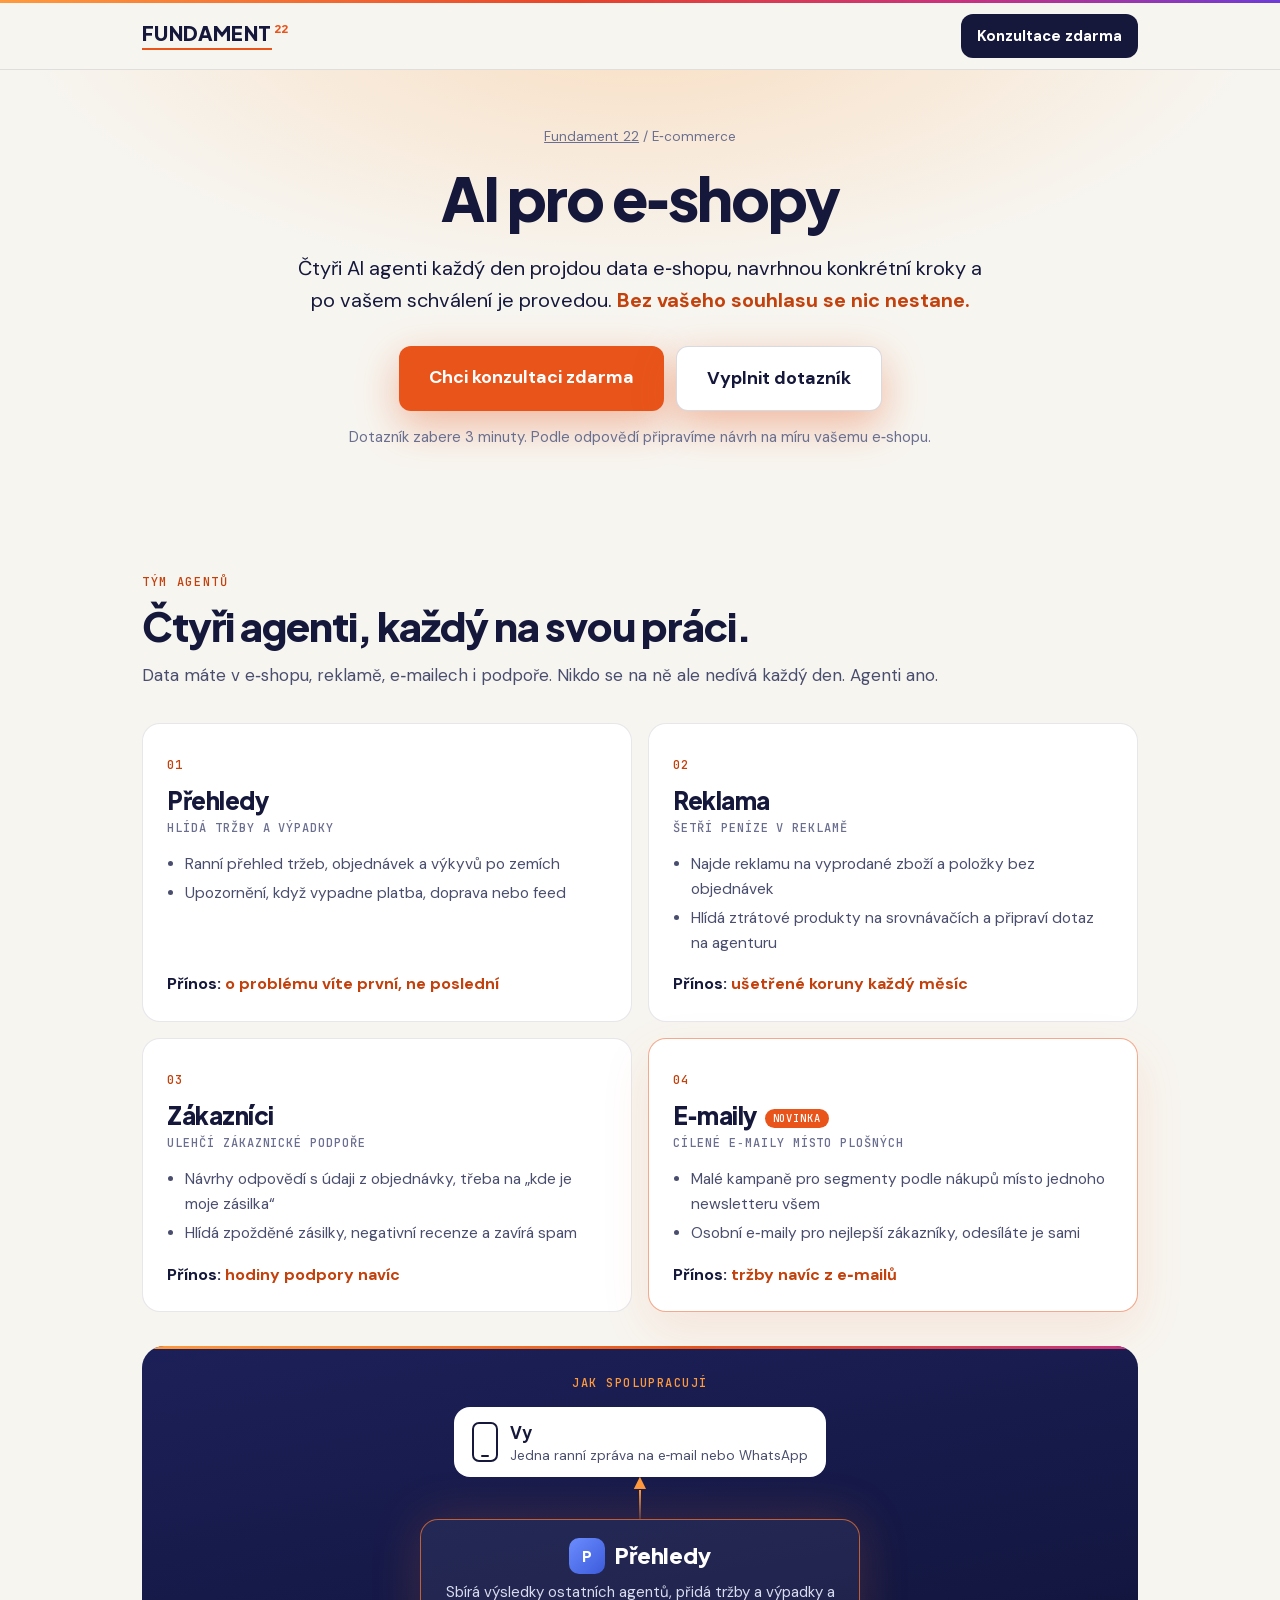
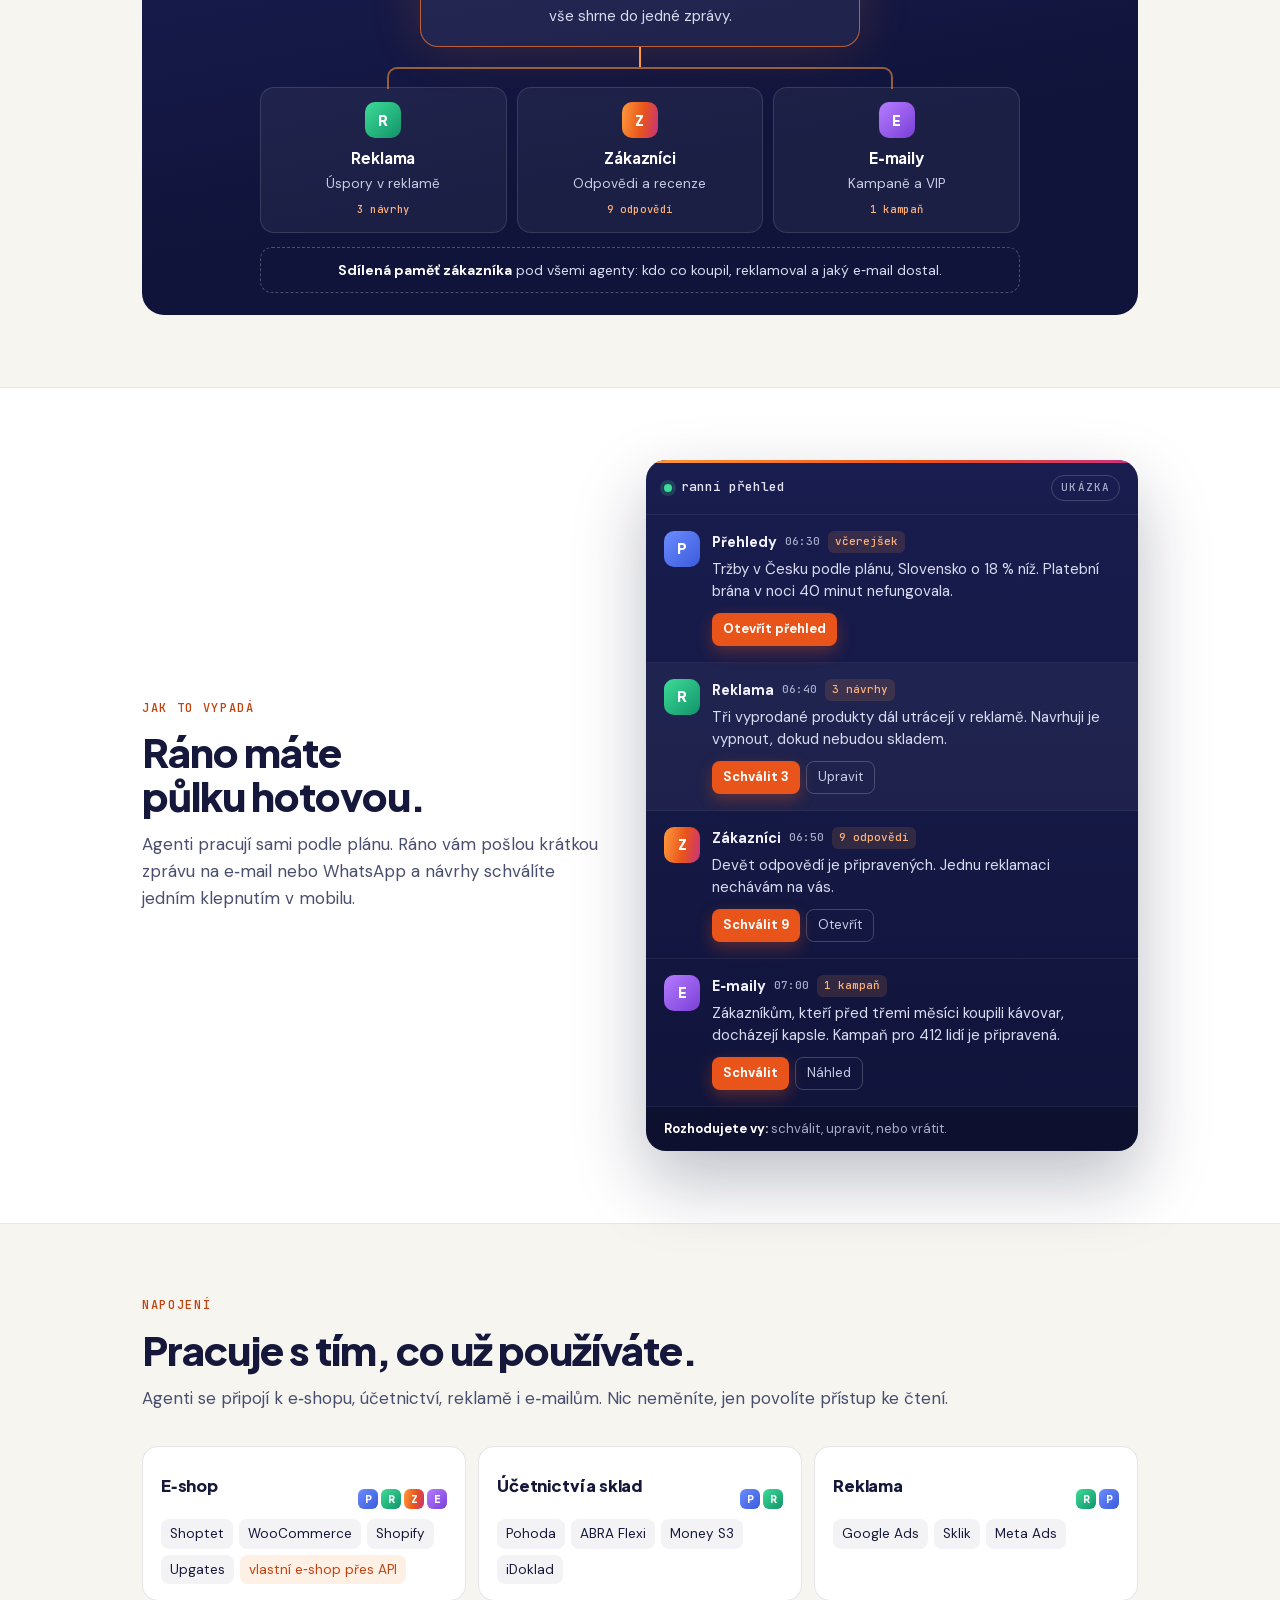
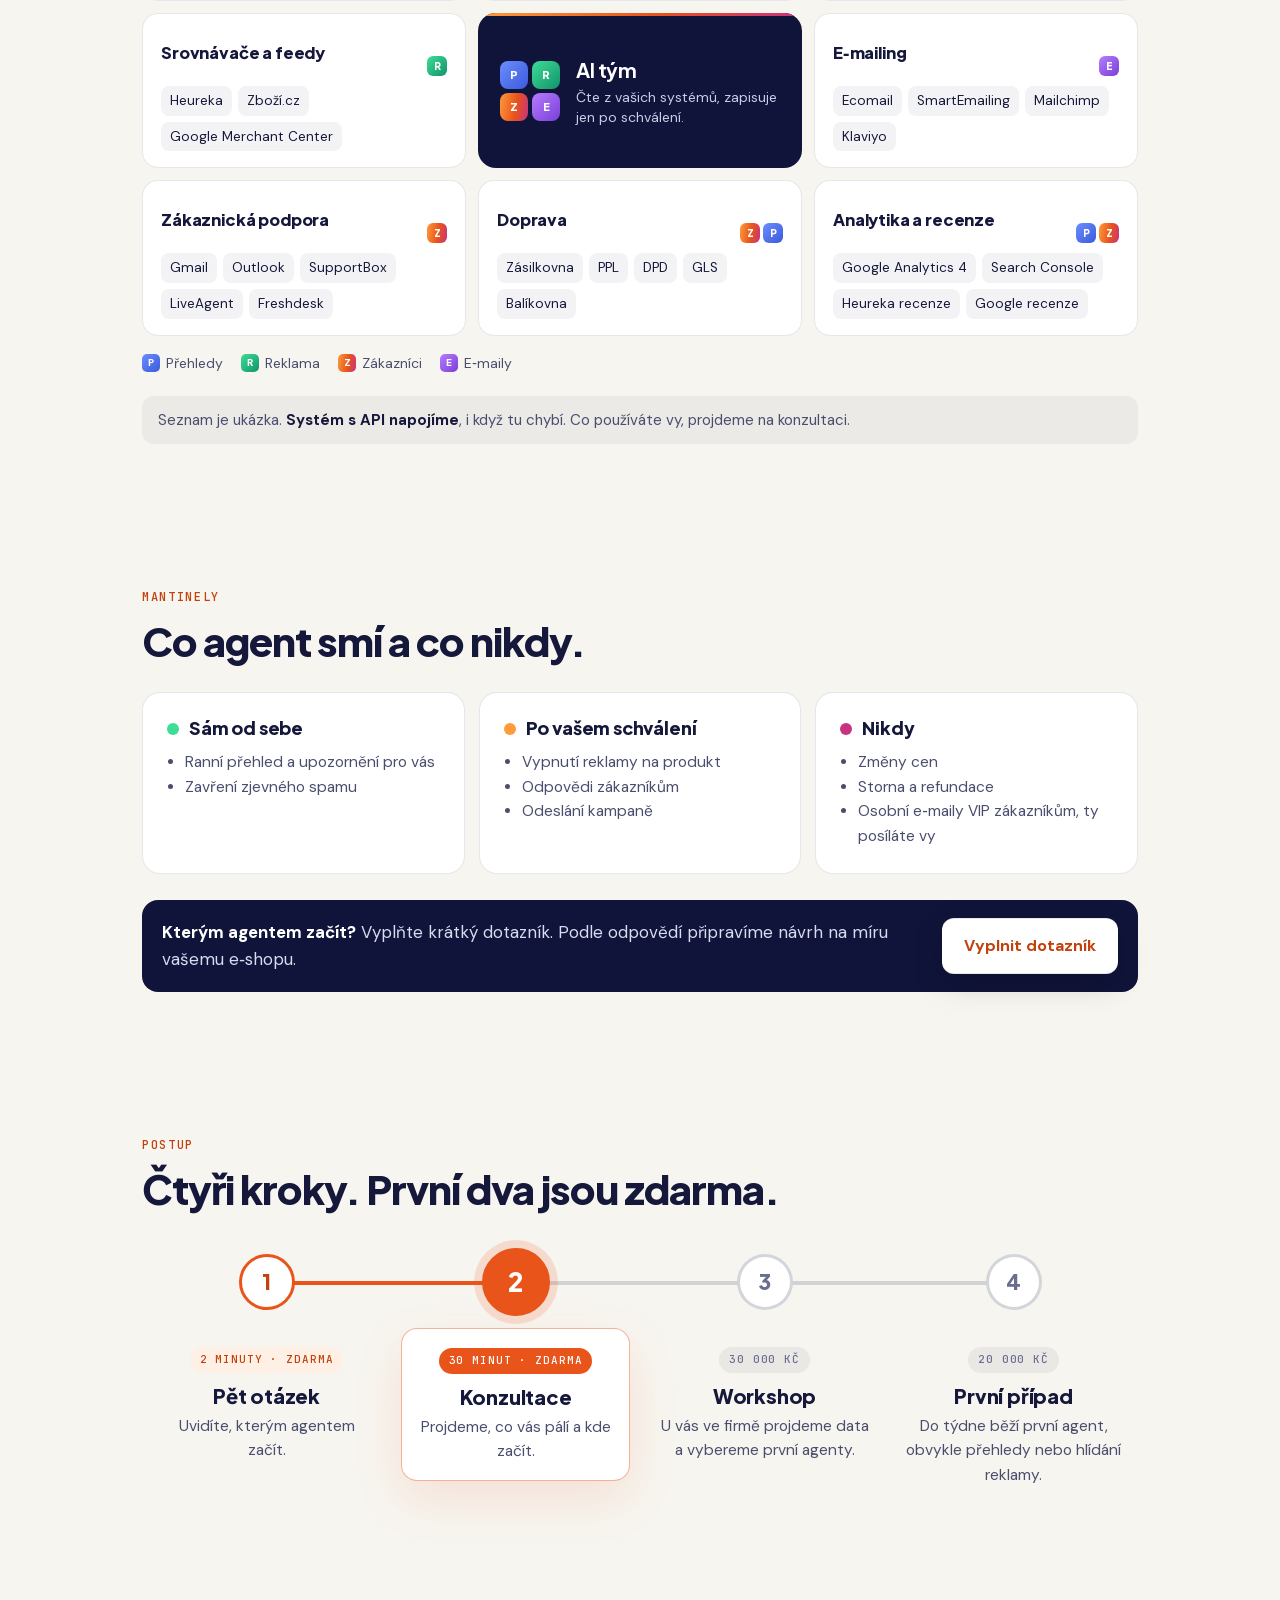
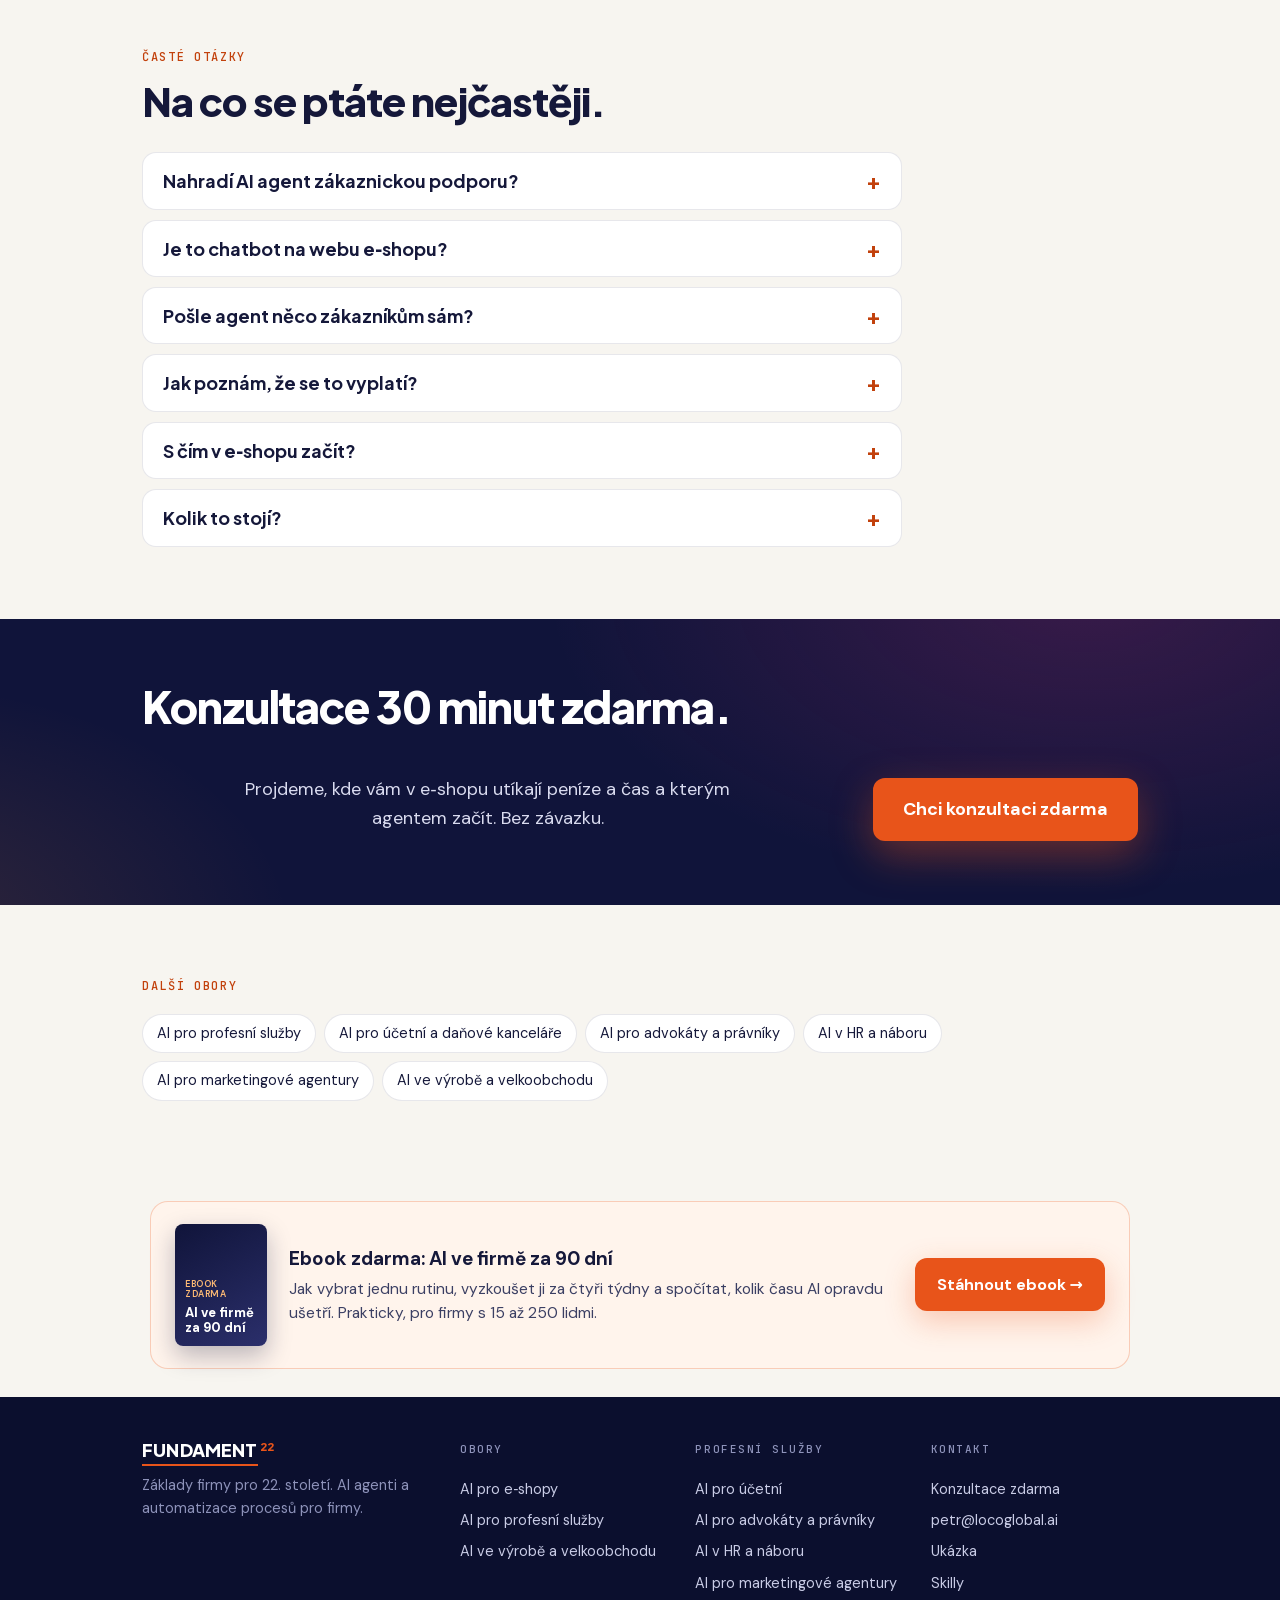
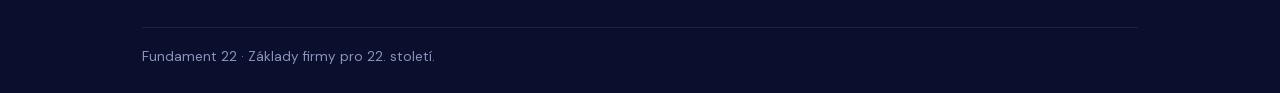
<file: ai-pro-e-shopy/index.html>
<!doctype html>
<html lang="cs">
<head>
<meta charset="utf-8">
<meta name="viewport" content="width=device-width, initial-scale=1">
<title>AI pro e‑shopy: tým AI agentů na podporu, reklamu a e‑maily | Fundament 22</title>
<meta name="description" content="AI pro e‑shopy: čtyři AI agenti hlídají tržby, šetří peníze v reklamě, připravují odpovědi zákazníkům a cílené e‑maily. Vy jen schvalujete. Konzultace zdarma.">
<meta name="keywords" content="AI pro e-shop, AI pro e-shopy, AI agent pro e-shop, AI e-mailing, AI segmentace zákazníků, úspora PPC, AI v e-commerce, automatizace zákaznické podpory, chatbot pro e-shop, AI zákaznická podpora, AI agenti pro e-shop, AI automatizace">
<meta name="robots" content="index, follow">
<link rel="canonical" href="https://fundament22.com/ai-pro-e-shopy/">
<meta property="og:type" content="website">
<meta property="og:locale" content="cs_CZ">
<meta property="og:site_name" content="Fundament 22">
<meta property="og:title" content="AI pro e‑shopy — Fundament 22">
<meta property="og:description" content="AI pro e‑shopy: čtyři AI agenti hlídají tržby, šetří peníze v reklamě, připravují odpovědi zákazníkům a cílené e‑maily. Vy jen schvalujete. Konzultace zdarma.">
<meta property="og:url" content="https://fundament22.com/ai-pro-e-shopy/">
<meta property="og:image" content="https://fundament22.com/assets/og-start.png">
<meta property="og:image:width" content="1200">
<meta property="og:image:height" content="630">
<meta name="twitter:card" content="summary_large_image">
<meta name="theme-color" content="#F7F5F0">
<link rel="icon" href="/assets/favicon.svg" type="image/svg+xml">
<link rel="apple-touch-icon" href="/assets/apple-touch-icon.png">
<link rel="preload" href="/assets/fonts/PlusJakartaSans-latin-ext-4.woff2" as="font" type="font/woff2" crossorigin>
<link rel="stylesheet" href="/assets/fonts.css">
<script type="application/ld+json">
{"@context": "https://schema.org", "@graph": [{"@type": "WebPage", "name": "AI pro e‑shopy", "url": "https://fundament22.com/ai-pro-e-shopy/", "inLanguage": "cs", "description": "AI pro e‑shopy: čtyři AI agenti hlídají tržby, šetří peníze v reklamě, připravují odpovědi zákazníkům a cílené e‑maily. Vy jen schvalujete. Konzultace zdarma.", "isPartOf": {"@type": "WebSite", "name": "Fundament 22", "url": "https://fundament22.com/"}}, {"@type": "BreadcrumbList", "itemListElement": [{"@type": "ListItem", "position": 1, "name": "Fundament 22", "item": "https://fundament22.com/"}, {"@type": "ListItem", "position": 2, "name": "E‑commerce", "item": "https://fundament22.com/ai-pro-e-shopy/"}]}, {"@type": "Service", "name": "AI pro e‑shopy", "description": "AI pro e‑shopy: čtyři AI agenti hlídají tržby, šetří peníze v reklamě, připravují odpovědi zákazníkům a cílené e‑maily. Vy jen schvalujete. Konzultace zdarma.", "areaServed": "CZ", "provider": {"@type": "Organization", "name": "Fundament 22"}, "offers": {"@type": "Offer", "name": "Úvodní konzultace 30 minut", "price": "0", "priceCurrency": "CZK"}}, {"@type": "FAQPage", "mainEntity": [{"@type": "Question", "name": "Nahradí AI agent zákaznickou podporu?", "acceptedAnswer": {"@type": "Answer", "text": "Ne. Agent připraví návrh odpovědi s údaji z objednávky a člověk ho schválí, upraví, nebo vrátí. Rozhodnutí zůstává na vás."}}, {"@type": "Question", "name": "Je to chatbot na webu e‑shopu?", "acceptedAnswer": {"@type": "Answer", "text": "Ne. Agenti pracují uvnitř firmy: připravují přehledy, úspory, odpovědi a e‑maily pro váš tým. Zákazník dál komunikuje s vámi."}}, {"@type": "Question", "name": "Pošle agent něco zákazníkům sám?", "acceptedAnswer": {"@type": "Answer", "text": "Ne. Bez vašeho schválení odchází jen ranní přehled pro vás a zavírá se zjevný spam. Kampaně, odpovědi i změny v reklamě čekají na vaše klepnutí. Osobní e‑maily VIP zákazníkům odesíláte vždy sami."}}, {"@type": "Question", "name": "Jak poznám, že se to vyplatí?", "acceptedAnswer": {"@type": "Answer", "text": "Před startem změříme výchozí stav: útratu za reklamu bez objednávek, čas podpory a tržby z e‑mailů. Po 7 a 30 dnech porovnáme výsledek v korunách a rozhodneme, co ponechat."}}, {"@type": "Question", "name": "S čím v e‑shopu začít?", "acceptedAnswer": {"@type": "Answer", "text": "Většinou s přehledy a hlídáním reklamy, protože ukážou výsledek nejrychleji. Potom e‑maily a nakonec podpora. Kde přesně, projdeme na konzultaci."}}, {"@type": "Question", "name": "Kolik to stojí?", "acceptedAnswer": {"@type": "Answer", "text": "Úvodní konzultace na 30 minut je zdarma. Workshop u vás stojí 30 000 Kč a první funkční případ 20 000 Kč. Každý další agent 20 000 Kč a servis od 15 000 Kč měsíčně."}}]}]}
</script>
<style>
:root{--bg:#F7F5F0;--ink:#15183A;--ink2:#4A4E6E;--ink3:#6B6F8F;--line:rgba(21,24,58,.10);--or:#E8541A;--or2:#C2410C;--dark:#10143A;--card:#fff;
--disp:'Plus Jakarta Sans',system-ui,sans-serif;--mono:'JetBrains Mono',ui-monospace,monospace;--grad:linear-gradient(100deg,#FF9A3D,#E8541A 55%,#C8327E)}
*{box-sizing:border-box}
html{scroll-behavior:smooth;-webkit-text-size-adjust:100%}
body{margin:0;background:var(--bg);color:var(--ink);font-family:'DM Sans',system-ui,sans-serif;font-size:17px;line-height:1.6;-webkit-font-smoothing:antialiased}
a{color:var(--or2)}
.wrap{max-width:1040px;margin:0 auto;padding:0 22px}
.eyebrow{font-family:var(--mono);font-size:12px;letter-spacing:.14em;text-transform:uppercase;color:var(--or2);margin:0 0 12px}
h1,h2,h3{font-family:var(--disp);font-weight:800;letter-spacing:-.025em;line-height:1.08;margin:0;text-wrap:balance}
h1{font-size:clamp(36px,6.4vw,64px)}
h2{font-size:clamp(28px,4vw,40px)}
h3{font-size:19px;letter-spacing:-.01em;line-height:1.25}
p{margin:0}
.top{position:sticky;top:0;z-index:20;background:rgba(247,245,240,.86);backdrop-filter:blur(14px);-webkit-backdrop-filter:blur(14px);border-bottom:1px solid var(--line)}
.top::before{content:"";display:block;height:3px;background:linear-gradient(90deg,#FF9A3D,#E8442A 45%,#C8327E 75%,#6D3BD6)}
.top .wrap{display:flex;align-items:center;justify-content:space-between;gap:12px;padding-top:11px;padding-bottom:11px}
.logo{display:flex;align-items:center;gap:10px;text-decoration:none;color:var(--ink);font-family:var(--disp);font-weight:800;font-size:17px;letter-spacing:.01em;white-space:nowrap}
.logo .ai{color:var(--or)}
.top .btn{white-space:nowrap}
@media(max-width:420px){.logo{font-size:15px;gap:8px}.top .btn.sm{padding:9px 13px;font-size:14px}}
@media(max-width:375px){.logo{font-size:14px;gap:7px}.logo svg{width:23px;height:23px}.top .btn.sm{padding:8px 11px;font-size:13.5px}}
@media(max-width:340px){.logo{font-size:13px}.logo svg{display:none}}
.btn{display:inline-block;font-family:inherit;font-weight:700;font-size:16px;text-decoration:none;border-radius:12px;padding:14px 22px;background:var(--or);color:#fff;box-shadow:0 10px 30px rgba(232,84,26,.28);transition:transform .2s,box-shadow .2s}
.btn:hover{transform:translateY(-2px);box-shadow:0 14px 40px rgba(232,84,26,.38);color:#fff}
.btn.sm{padding:10px 16px;font-size:15px;box-shadow:none;background:var(--ink)}
.btn.ghost{background:#fff;color:var(--ink);box-shadow:none;border:1px solid rgba(21,24,58,.16)}
a:focus-visible,button:focus-visible{outline:2px solid var(--or);outline-offset:3px;border-radius:8px}
section{padding:72px 0}
.hero{padding:72px 0 56px;text-align:center}
.hero h1 span{color:var(--or)}
.hero .lead{max-width:640px;margin:22px auto 0;font-size:19px;color:var(--ink2)}
.cta{display:flex;flex-wrap:wrap;gap:12px;justify-content:center;margin-top:30px}
.pills{display:flex;flex-wrap:wrap;gap:8px 22px;justify-content:center;list-style:none;padding:0;margin:26px 0 0;font-size:14.5px;color:var(--ink3)}
.pills li::before{content:"●";color:var(--or);font-size:9px;margin-right:8px;vertical-align:2px}
.split{display:grid;gap:36px;align-items:center}
@media(min-width:860px){.split{grid-template-columns:1fr 1.05fr}}
.sub{margin-top:14px;color:var(--ink2)}
.white{background:#fff;border-top:1px solid var(--line);border-bottom:1px solid var(--line)}
.queue{position:relative;background:linear-gradient(180deg,#191D4F,#10143A);color:#F3F1FA;border-radius:20px;overflow:hidden;box-shadow:0 30px 70px rgba(21,24,58,.28)}
.queue::before{content:"";position:absolute;inset:0 0 auto 0;height:3px;background:var(--grad)}
.queue .qh{display:flex;justify-content:space-between;align-items:center;gap:10px;padding:15px 18px 13px;border-bottom:1px solid rgba(255,255,255,.08);font-size:13px;color:#A9ADCB}
.queue .ch{display:flex;align-items:center;gap:9px;font-family:var(--mono);color:#E4E6F5}
.queue .ch i{width:8px;height:8px;border-radius:50%;background:#3DDC97;box-shadow:0 0 0 4px rgba(61,220,151,.18)}
.queue .st{font-family:var(--mono);font-size:11px;letter-spacing:.1em;text-transform:uppercase;border:1px solid rgba(255,255,255,.18);border-radius:999px;padding:3px 9px}
.queue .m{display:flex;gap:12px;padding:16px 18px;border-bottom:1px solid rgba(255,255,255,.06)}
.queue .m.hot{background:rgba(255,255,255,.04)}
.queue .mb{flex:1;min-width:0}
.queue .mh{display:flex;flex-wrap:wrap;align-items:center;gap:4px 8px}
.av{flex:none;width:36px;height:36px;border-radius:10px;background:var(--grad);display:grid;place-items:center;font-family:var(--disp);font-weight:800;font-size:14px;color:#fff}
.av.b{background:linear-gradient(135deg,#6C8CFF,#3B5BDB)}.av.g{background:linear-gradient(135deg,#3DDC97,#12936A)}
.queue b{font-size:14.5px}.queue time{font-family:var(--mono);font-size:11px;color:#A9ADCB}
.queue .chip{font-family:var(--mono);font-size:11px;color:#FFB27A;background:rgba(255,154,61,.13);border-radius:6px;padding:2px 7px}
.queue .m p{font-size:15px;line-height:1.5;color:#D9DBEF;margin-top:4px}
.queue .act{display:flex;flex-wrap:wrap;gap:6px;margin-top:10px}
.queue .ok{font-size:13px;font-weight:700;color:#fff;background:var(--or);border-radius:8px;padding:6px 11px;box-shadow:0 6px 16px rgba(232,84,26,.32)}
.queue .no{font-size:13px;color:#C9CCE6;border:1px solid rgba(255,255,255,.2);border-radius:8px;padding:5px 11px}
.queue .qf{padding:12px 18px;font-size:13px;color:#A9ADCB;background:rgba(0,0,0,.2)}
.queue .qf b{color:#fff;font-size:13px}
.queue.anim .m{opacity:0;transform:translateY(12px)}
.queue.anim.in .m{opacity:1;transform:none;transition:opacity .5s ease,transform .5s ease}
.queue.anim.in .m:nth-child(3){transition-delay:.3s}.queue.anim.in .m:nth-child(4){transition-delay:.6s}
.ob h3 a{color:inherit;text-decoration:none}.ob h3 a:hover{color:var(--or2)}
.ob .more{display:inline-block;margin-top:14px;font-weight:700;font-size:15px;text-decoration:none}
.grid3{display:grid;gap:16px;margin-top:34px}
@media(min-width:760px){.grid3{grid-template-columns:repeat(3,1fr)}}
.card{background:var(--card);border:1px solid var(--line);border-radius:18px;padding:24px}
.card .n{font-family:var(--mono);font-size:12px;letter-spacing:.12em;color:var(--or2);margin-bottom:10px}
.card p{margin-top:8px;font-size:16px;color:var(--ink2)}
.card .price{font-family:var(--disp);font-weight:800;font-size:22px;letter-spacing:-.02em;margin-top:12px;color:var(--ink)}
.card.hl{border-color:rgba(232,84,26,.5);box-shadow:0 18px 50px rgba(232,84,26,.10)}
.fit{display:grid;gap:16px;margin-top:30px}
@media(min-width:760px){.fit{grid-template-columns:1fr 1fr}}
.fit ul{list-style:none;padding:0;margin:12px 0 0;display:grid;gap:8px;font-size:16px;color:var(--ink2)}
.fit li{display:flex;gap:10px}.fit li::before{flex:none;font-weight:800}
.fit .yes li::before{content:"✓";color:#127552}.fit .nope li::before{content:"✕";color:#B3261E}
.demo{display:flex;flex-wrap:wrap;gap:18px 30px;align-items:center;justify-content:space-between}
.demo p{color:var(--ink2);margin-top:8px;max-width:560px}
.hero{background:radial-gradient(900px 420px at 50% -80px,rgba(255,154,61,.28),transparent 70%)}
.hero h1{font-size:clamp(38px,7vw,72px);letter-spacing:-.035em}
.hero .lead{font-size:20px;color:var(--ink)}
.hero .lead b{color:var(--or2)}
.free{display:inline-flex;align-items:center;gap:12px;margin-bottom:26px;padding:6px 18px 6px 6px;border-radius:999px;background:#fff;border:1px solid rgba(232,84,26,.35);box-shadow:0 8px 26px rgba(232,84,26,.14);font-weight:600;font-size:15.5px;color:var(--ink);text-decoration:none}
.free b{background:var(--or);color:#fff;border-radius:999px;padding:5px 13px;font-family:var(--mono);font-size:12px;letter-spacing:.12em;text-transform:uppercase}
.btn.big{font-size:18px;padding:17px 30px;box-shadow:0 14px 40px rgba(232,84,26,.38)}
.btn.white{background:#fff;color:var(--or2);box-shadow:0 10px 30px rgba(0,0,0,.18);white-space:nowrap}
.btn.white:hover{color:var(--or2)}
.flow{list-style:none;padding:0;margin:44px 0 0;display:grid;grid-template-columns:repeat(4,1fr);gap:0;position:relative}
.flow::before{content:"";position:absolute;left:12.5%;right:12.5%;top:27px;height:4px;border-radius:4px;background:linear-gradient(90deg,var(--or) 0,var(--or) 34%,rgba(21,24,58,.16) 34%)}
.flow li{position:relative;padding:0 10px;text-align:center}
.flow .dot{position:relative;z-index:1;display:grid;place-items:center;width:56px;height:56px;margin:0 auto 18px;border-radius:50%;background:#fff;border:3px solid rgba(21,24,58,.18);font-family:var(--disp);font-weight:800;font-size:21px;color:var(--ink3)}
.flow .free1 .dot{border-color:var(--or);color:var(--or2)}
.flow .main .dot{background:var(--or);border-color:var(--or);color:#fff;width:68px;height:68px;margin-top:-6px;margin-bottom:12px;font-size:26px;box-shadow:0 0 0 8px rgba(232,84,26,.16)}
.flow .tag{display:inline-block;font-family:var(--mono);font-size:11px;letter-spacing:.08em;text-transform:uppercase;color:var(--ink3);background:rgba(21,24,58,.06);border-radius:999px;padding:4px 10px;margin-bottom:10px}
.flow .free1 .tag{background:#FFF0E6;color:var(--or2)}
.flow .main .tag{background:var(--or);color:#fff}
.flow h3{font-size:20px}
.flow p{font-size:15.5px;color:var(--ink2);margin-top:6px}
.flow .main .fb{background:#fff;border:1px solid rgba(232,84,26,.45);border-radius:16px;padding:16px 14px;box-shadow:0 18px 50px rgba(232,84,26,.12)}
.flow li:not(.main) .fb{padding:16px 6px}
.flownote{margin-top:26px;text-align:center;font-weight:600;color:var(--ink2)}
@media(max-width:820px){
.flow{grid-template-columns:1fr;gap:18px;margin-top:32px}
.flow::before{left:27px;right:auto;top:28px;bottom:60px;width:4px;height:auto;background:linear-gradient(180deg,var(--or) 0,var(--or) 34%,rgba(21,24,58,.16) 34%)}
.flow li{display:flex;gap:16px;text-align:left;padding:0;align-items:flex-start}
.flow .dot,.flow .main .dot{flex:none;width:56px;height:56px;margin:0;font-size:21px}
.flow li:not(.main) .fb{padding:4px 0 0}
.flow .fb{flex:1}
}
.band{background:var(--or);color:#fff;padding:52px 0;background-image:linear-gradient(100deg,#FF8A2A,#E8541A 50%,#C8327E)}
.band .wrap{display:flex;flex-wrap:wrap;gap:22px 40px;align-items:center;justify-content:space-between}
.band h2{color:#fff;font-size:clamp(28px,4.4vw,44px)}
.band p{margin-top:10px;font-size:18px;max-width:560px;color:#FFE9DC}
.herostat{display:inline-flex;align-items:center;gap:14px;margin:26px auto 0;padding:14px 22px;border-radius:18px;background:var(--dark);color:#fff;text-decoration:none;box-shadow:0 18px 50px rgba(21,24,58,.22)}
.herostat .was,.uc .was{font-family:var(--disp);font-weight:800;color:#8E93BA;text-decoration:line-through;text-decoration-thickness:2px}
.herostat .was{font-size:28px}.herostat .arr{color:#FF9A3D;font-size:24px;font-weight:800}
.herostat .now{font-family:var(--disp);font-weight:800;font-size:44px;letter-spacing:-.03em;color:#FF7A2F;line-height:1}
.herostat .what{font-size:14px;line-height:1.35;color:#D9DBEF;text-align:left;border-left:1px solid rgba(255,255,255,.18);padding-left:14px}
.herostat .was,.herostat .now,.herostat .arr,.uc .nums span{white-space:nowrap}
@media(max-width:600px){.herostat{gap:10px;padding:12px 16px}.herostat .was{font-size:22px}.herostat .now{font-size:36px}.herostat .what{font-size:13px;padding-left:10px}}
.ucs{display:grid;gap:16px;margin-top:32px}
@media(min-width:640px){.ucs{grid-template-columns:1fr 1fr}}
@media(min-width:960px){.ucs{grid-template-columns:repeat(3,1fr)}}
.uc{background:#fff;border:1px solid var(--line);border-radius:18px;padding:22px}
.uc:first-child{border-color:rgba(232,84,26,.5);box-shadow:0 18px 50px rgba(232,84,26,.12)}
.uc .nums{display:flex;align-items:baseline;gap:10px;margin-top:12px}
.uc .was{font-size:22px;color:var(--ink3)}
.uc .arr{color:var(--or);font-weight:800;font-size:20px}
.uc .now{font-family:var(--disp);font-weight:800;font-size:40px;letter-spacing:-.03em;line-height:1;color:var(--or)}
.uc .per{font-family:var(--mono);font-size:11px;letter-spacing:.1em;text-transform:uppercase;color:var(--ink3);margin-left:2px}
.bars{position:relative;height:10px;margin:14px 0 12px}
.bars i{position:absolute;left:0;top:0;height:10px;border-radius:6px}
.bars .b1{width:100%;background:rgba(21,24,58,.10)}
.bars .b2{background:var(--or)}
.uc p{font-size:15.5px;color:var(--ink2)}
.est{margin-top:22px;font-size:15px;color:var(--ink2);background:rgba(21,24,58,.05);border-radius:12px;padding:12px 16px}
.est b{color:var(--ink)}
/* ---------- online analýza (formulář z FIREMNI AI) ---------- */
.az{background:var(--dark);color:#fff;padding:80px 0;background-image:radial-gradient(900px 500px at 85% -10%,rgba(200,50,126,.22),transparent 60%),radial-gradient(700px 420px at -10% 110%,rgba(255,154,61,.14),transparent 60%);scroll-margin-top:60px;
--line:#3a3e5e;--muted:#a9adcb;--soft:#d9dbef;--acard:#1d2150;--bg2:#15183a;--o1:#ff9a3d;font-family:var(--disp);font-size:16px;line-height:1.5}
.az .in{max-width:760px;margin:0 auto;padding:0 20px}
.az .hd{display:flex;justify-content:space-between;align-items:center;gap:10px;margin-bottom:10px}
.az .mono{font-family:var(--mono);letter-spacing:.06em;text-transform:uppercase;font-size:12px;color:var(--o1)}
.az .bar{height:4px;background:var(--line);border-radius:4px;overflow:hidden;margin:4px 0 28px}
.az .bar i{display:block;height:100%;width:0;background:var(--grad);transition:width .35s ease}
.az h2{font-size:clamp(26px,5.4vw,38px);line-height:1.15;margin:8px 0 10px;letter-spacing:-.015em;color:#fff}
.az h2:focus{outline:none}
.az h3{font-size:18px;margin:0 0 4px;font-weight:700;color:#fff}
.az p{margin:0 0 14px;color:var(--soft)}
.az .lead{font-size:18px;max-width:56ch}
.az .hint{color:var(--muted);font-size:14px}
.az .grad{background:var(--grad);-webkit-background-clip:text;background-clip:text;color:transparent}
.az .btn{appearance:none;border:0;cursor:pointer;font:inherit;font-weight:700;border-radius:12px;padding:15px 22px;min-height:52px;color:#fff;background:var(--grad);box-shadow:0 8px 28px rgba(232,84,26,.35)}
.az .btn:disabled{opacity:.4;cursor:not-allowed;box-shadow:none;transform:none}
.az .btn:focus-visible,.az .opt:focus-visible,.az input:focus-visible{outline:2px solid var(--o1);outline-offset:2px}
.az .row{display:flex;gap:10px;flex-wrap:wrap;align-items:center;margin-top:22px}
.az .pills{justify-content:flex-start;color:var(--muted);margin-top:22px}
.az .pills li::before{color:var(--o1)}
.az .opts{display:grid;gap:10px;margin-top:20px}
.az .opt{appearance:none;font:inherit;text-align:left;color:#fff;background:var(--acard);border:1px solid var(--line);border-radius:14px;padding:16px 18px;min-height:58px;cursor:pointer;display:flex;gap:14px;align-items:center;transition:border-color .15s}
.az .opt:hover{border-color:var(--o1)}
.az .opt[aria-pressed="true"]{border-color:var(--o1);background:#262a60}
.az .opt b{font-weight:700;display:block}
.az .opt small{color:var(--muted);font-size:14px;display:block}
.az .opt .k{flex:none;width:28px;height:28px;border-radius:8px;border:1px solid var(--line);display:grid;place-items:center;font-family:var(--mono);font-size:12px;color:var(--muted)}
.az .opt[aria-pressed="true"] .k{background:var(--grad);border-color:transparent;color:#fff}
.az .card{background:var(--acard);border:1px solid var(--line);border-radius:16px;padding:20px}
.az .verdict{border-left:4px solid var(--o1)}
.az .tasks{display:grid;gap:10px;margin:16px 0 0;padding:0;list-style:none}
.az .task{display:flex;gap:14px;align-items:flex-start;background:var(--bg2);border:1px solid var(--line);border-radius:14px;padding:14px 16px}
.az .task .n{flex:none;font-family:var(--mono);color:var(--o1);font-size:13px;padding-top:3px}
.az .task p{margin:0;font-size:15px}
.az .locked{position:relative;margin-top:10px}
.az .locked .blur{filter:blur(6px);opacity:.55;pointer-events:none;user-select:none;max-height:104px;overflow:hidden}
.az .locked .veil{position:absolute;inset:0;display:grid;place-items:center;text-align:center;padding:16px}
.az .veil span{background:rgba(16,20,58,.85);border:1px solid var(--line);border-radius:999px;padding:8px 14px;font-size:14px;font-weight:600}
.az form{display:grid;gap:12px;margin-top:14px}
.az label{display:grid;gap:6px;font-size:14px;color:var(--soft);font-weight:600}
.az input{font:inherit;font-size:16px;color:#fff;background:var(--bg2);border:1px solid var(--line);border-radius:12px;padding:14px;min-height:52px;width:100%}
.az input::placeholder{color:#6b6f8f}
.az .two{display:grid;gap:12px}
@media(min-width:620px){.az .two{grid-template-columns:1fr 1fr}.az .opts.c2{grid-template-columns:1fr 1fr}}
.az .err{color:#ff8f8f;font-size:14px;min-height:20px;margin:0}
.az .legal{font-size:12.5px;color:var(--muted);margin:0}
.az .slack{background:#0c0f2c;border:1px solid var(--line);border-radius:16px;overflow:hidden;margin-top:16px}
.az .slack .top{position:static;display:flex;justify-content:space-between;gap:8px;padding:12px 16px;border-bottom:1px solid var(--line);font-size:13px;color:var(--muted);background:none;backdrop-filter:none}
.az .slack .top::before{display:none}
.az .msg{display:flex;gap:12px;padding:14px 16px;border-bottom:1px solid rgba(58,62,94,.5)}
.az .msg:last-child{border-bottom:0}
.az .msg b{font-size:14px}
.az .msg time{font-family:var(--mono);font-size:11px;color:var(--muted);margin-left:8px}
.az .msg p{margin:2px 0 0;font-size:15px}
.az .note{border:1px dashed var(--o1);border-radius:12px;padding:12px 14px;font-size:14px;color:var(--soft);margin-top:14px}
.az .steps{counter-reset:s;display:grid;gap:10px;margin:14px 0 0;padding:0;list-style:none}
.az .steps li{counter-increment:s;display:flex;gap:12px;font-size:15px;color:var(--soft)}
.az .steps li::before{content:counter(s);flex:none;width:26px;height:26px;border-radius:50%;border:1px solid var(--o1);color:var(--o1);display:grid;place-items:center;font-family:var(--mono);font-size:12px}
.az a{color:var(--o1)}
.az .back{background:none;border:0;color:var(--muted);font:inherit;font-size:14px;cursor:pointer;padding:10px 0;margin-top:14px}
.az .fade{animation:azf .3s ease}
@keyframes azf{from{transform:translateY(8px)}to{transform:none}}
.az section{padding:0}.az section+section{margin-top:22px}
footer{background:#0B0F2E;color:#8E93BA;padding:28px 0;font-size:14px}
footer .wrap{display:flex;flex-wrap:wrap;gap:10px 24px;justify-content:space-between;align-items:center}
footer a{color:#C9CCE6}
.micro{margin-top:14px;font-size:15px;color:var(--ink3)}
.saves{max-width:540px;margin:28px auto 0;background:var(--dark);color:#fff;border-radius:20px;box-shadow:0 18px 50px rgba(21,24,58,.22);overflow:hidden;text-align:left}
.saves .track{display:flex;overflow-x:auto;scroll-snap-type:x mandatory;scrollbar-width:none;overscroll-behavior-x:contain}
.saves .track::-webkit-scrollbar{display:none}
.saves .slide{flex:0 0 100%;scroll-snap-align:start;padding:22px 26px 6px}
.saves .k{font-family:var(--mono);font-size:12px;letter-spacing:.1em;text-transform:uppercase;color:#FF9A3D}
.saves .nums{display:flex;align-items:baseline;gap:12px;margin-top:10px;white-space:nowrap}
.saves .was{font-family:var(--disp);font-weight:800;font-size:26px;color:#8E93BA;text-decoration:line-through;text-decoration-thickness:2px}
.saves .arr{color:#FF9A3D;font-size:24px;font-weight:800}
.saves .now{font-family:var(--disp);font-weight:800;font-size:48px;letter-spacing:-.03em;line-height:1;color:#FF7A2F}
.saves .per{font-family:var(--mono);font-size:11px;letter-spacing:.1em;text-transform:uppercase;color:#A9ADCB}
.saves .slide>p:last-child{margin-top:12px;font-size:16px;line-height:1.45;color:#D9DBEF}
.saves .foot{display:flex;align-items:center;justify-content:space-between;gap:12px;padding:6px 16px 10px 26px;font-size:12.5px;color:#8E93BA}
.saves .dots{display:flex}
.saves .dots button{appearance:none;border:0;background:none;padding:0;width:28px;height:28px;display:grid;place-items:center;cursor:pointer}
.saves .dots button::before{content:"";width:8px;height:8px;border-radius:8px;background:rgba(255,255,255,.3);transition:width .25s,background .25s}
.saves .dots button[aria-current="true"]::before{width:20px;background:#FF7A2F}
.saves .dots button:focus-visible{outline:2px solid #FF9A3D;outline-offset:-4px}
@media(max-width:600px){.saves{margin-top:22px}.saves .slide{padding:18px 20px 4px}.saves .was{font-size:22px}.saves .now{font-size:42px}.saves .slide>p:last-child{font-size:15.5px}.saves .foot{padding-left:20px}}
.ob ul{list-style:none;padding:0;margin:12px 0 0;display:grid;gap:8px;font-size:16px;color:var(--ink2)}
.ob li{display:flex;gap:10px}.ob li::before{content:"→";flex:none;color:var(--or);font-weight:800}
@media(max-width:759px){.ob{gap:12px;margin-top:22px}.ob .card{padding:18px 20px}.ob ul{gap:6px;font-size:15.5px}}
.az .verdict h2{font-size:clamp(22px,4.6vw,30px);margin:0 0 6px}
.az .cal{display:inline-block;text-decoration:none;color:#fff;margin-top:6px}
@media(max-width:639px){
.ucs{gap:0;margin-top:22px;background:#fff;border:1px solid var(--line);border-radius:18px;padding:2px 18px}
.uc,.uc:first-child{display:grid;grid-template-columns:1fr auto;align-items:center;gap:8px 12px;padding:14px 0;border:0;border-bottom:1px solid var(--line);border-radius:0;box-shadow:none;background:none}
.uc:last-child{border-bottom:0}
.uc h3{font-size:16px}
.uc .nums{margin:0;gap:6px;justify-content:flex-end;flex-wrap:wrap}
.uc .was{font-size:15px}.uc .arr{font-size:14px}.uc .now{font-size:24px}
.uc .per{flex-basis:100%;text-align:right;margin:0;font-size:10px}
.uc .bars{grid-column:1/-1;margin:0;height:6px}.uc .bars i{height:6px}
.uc p{display:none}
}
@media(max-width:600px){section{padding:44px 0}.hero{padding:40px 0 40px}.btn{width:100%;text-align:center}.top .btn{width:auto}.az{padding:44px 0 52px}.az .cal{width:100%;text-align:center}
.free{margin-bottom:20px}.flow{gap:14px;margin-top:26px}.flownote{margin-top:20px}.queue .m{padding:12px 16px}.az .bar{margin-bottom:20px}}
@media(prefers-reduced-motion:reduce){*{animation:none!important;transition:none!important}html{scroll-behavior:auto}}
.saves{position:relative;background:linear-gradient(160deg,#1C2058 0%,#10143A 62%);box-shadow:0 26px 60px rgba(21,24,58,.3)}
.saves::before{content:"";position:absolute;inset:0 0 auto 0;height:3px;background:var(--grad);z-index:1}
.saves .sh{display:flex;justify-content:space-between;align-items:center;gap:10px}
.saves .pct{flex:none;font-family:var(--mono);font-size:12px;font-weight:700;color:#10143A;background:linear-gradient(100deg,#FFB067,#FF7A2F);border-radius:999px;padding:4px 10px;white-space:nowrap}
.saves .tb{display:grid;gap:7px;margin-top:16px}
.saves .br{display:grid;grid-template-columns:82px 1fr;align-items:center;gap:10px;font-family:var(--mono);font-size:11px;letter-spacing:.06em;text-transform:uppercase;color:#8E93BA}
.saves .br i{display:block;height:8px;border-radius:8px;background:rgba(255,255,255,.16)}
.saves .br.on{color:#FFB27A}
.saves .br.on i{background:var(--grad);box-shadow:0 0 14px rgba(255,122,47,.5)}
.cmp{display:grid;gap:16px;margin-top:34px}
@media(min-width:760px){.cmp{grid-template-columns:repeat(3,1fr)}}
.cmp .card{position:relative}
.cmp dl{margin:14px 0 0;display:grid;gap:12px}
.cmp dt{font-family:var(--mono);font-size:11px;letter-spacing:.1em;text-transform:uppercase;color:var(--ink3)}
.cmp dd{margin:2px 0 0;font-size:16px;color:var(--ink2)}
.cmp .pick{position:absolute;top:-11px;left:22px;font-family:var(--mono);font-size:11px;letter-spacing:.1em;text-transform:uppercase;color:#fff;background:var(--or);border-radius:999px;padding:3px 10px}
.faq{max-width:760px;margin:30px 0 0;display:grid;gap:10px}
.faq details{background:var(--bg);border:1px solid var(--line);border-radius:14px;padding:0 20px}
.faq summary{cursor:pointer;font-family:var(--disp);font-weight:700;font-size:18px;line-height:1.3;padding:16px 0;list-style:none;display:flex;justify-content:space-between;gap:12px}
.faq summary::-webkit-details-marker{display:none}
.faq summary::after{content:"+";flex:none;color:var(--or2);font-size:22px;line-height:1}
.faq details[open] summary::after{content:"–"}
.faq details p{margin:0 0 18px;color:var(--ink2)}
footer{padding:44px 0 26px;font-size:14.5px}
footer .wrap{display:block}
footer a{text-decoration:none}footer a:hover{color:#fff;text-decoration:underline}
.fcols{display:grid;gap:28px}
@media(min-width:640px){.fcols{grid-template-columns:1fr 1fr}}
@media(min-width:900px){.fcols{grid-template-columns:1.4fr 1fr 1fr 1fr}}
.fbrand b{font-family:var(--disp);font-weight:800;font-size:18px;letter-spacing:.01em;color:#fff}
.fbrand p{margin-top:8px;max-width:300px}
footer h4{font-family:var(--mono);font-size:11px;letter-spacing:.14em;text-transform:uppercase;color:#8E93BA;margin:0 0 12px;font-weight:400}
footer nav{display:grid;gap:8px;align-content:start}
.fbot{display:flex;flex-wrap:wrap;gap:8px 24px;justify-content:space-between;margin-top:32px;padding-top:18px;border-top:1px solid rgba(255,255,255,.08);font-size:13.5px}
.logo{font-size:20px;letter-spacing:.02em}
.wm{display:inline-flex;align-items:flex-start;line-height:1}
.wm b{font-family:var(--disp);font-weight:800;padding-bottom:5px;border-bottom:2px solid var(--or)}
.wm sup{font-family:var(--disp);font-weight:800;font-size:.56em;line-height:1;color:var(--or);margin-left:2px;vertical-align:baseline;position:static}
@media(max-width:420px){.logo{font-size:18px}}
@media(max-width:375px){.logo{font-size:17px}}
@media(max-width:340px){.logo{font-size:15px}}
.fbrand .wm{font-size:20px;letter-spacing:.02em;color:#fff}
.ob6{grid-template-columns:1fr}
@media(min-width:640px){.ob6{grid-template-columns:1fr 1fr}}
@media(min-width:960px){.ob6{grid-template-columns:repeat(3,1fr)}}
.ob .ico{display:grid;place-items:center;width:44px;height:44px;border-radius:12px;background:#FFF0E6;color:var(--or2);margin-bottom:14px}
.ob6 h3{font-size:20px;line-height:1.2}
.est a{font-weight:700}
.who{display:grid;gap:28px;margin-top:26px;align-items:start}
@media(min-width:860px){.who{grid-template-columns:1.1fr 1fr}}
.story p{color:var(--ink2);margin-top:14px;font-size:18px}
.story p:first-child{margin-top:0;color:var(--ink)}
.ppl{display:flex;flex-wrap:wrap;gap:14px 28px;margin-top:26px}
.pp{display:flex;align-items:center;gap:12px}
.pp b{display:block;font-family:var(--disp);font-size:17px;line-height:1.2}
.pp small{font-family:var(--mono);font-size:11px;letter-spacing:.1em;text-transform:uppercase;color:var(--ink3)}
.runs ul{list-style:none;padding:0;margin:0 0 20px;display:grid;gap:10px;font-size:16px;color:var(--ink2)}
.runs ul:last-child{margin-bottom:0}
.runs li{display:flex;gap:10px}
.runs li::before{flex:none;font-weight:800}
.runs .yes li::before{content:"✓";color:#127552}
.runs .todo li::before{content:"○";color:var(--or2)}
.saves .nums{justify-content:center;margin-top:14px}
.saves .now{font-size:56px}
.saves .steps{display:grid;grid-template-columns:1fr 1fr 1fr;gap:8px;margin:18px 0 6px;position:relative}
.saves .steps::before{content:"";position:absolute;left:16%;right:16%;top:19px;height:2px;background:linear-gradient(90deg,rgba(255,255,255,.18),#FF7A2F 50%,rgba(255,255,255,.18))}
.saves .st{position:relative;text-align:center}
.saves .ic{width:40px;height:40px;border-radius:12px;margin:0 auto 8px;display:grid;place-items:center;background:#262A66;border:1px solid rgba(255,255,255,.14)}
.saves .st.mid .ic{background:var(--grad);border-color:transparent;box-shadow:0 0 18px rgba(255,122,47,.5)}
.saves .st b{display:block;font-size:14px;line-height:1.25;color:#fff}
.saves .st span{display:block;font-size:12.5px;line-height:1.3;color:#A9ADCB;margin-top:2px}
@media(max-width:600px){.saves .now{font-size:48px}.saves .st b{font-size:13px}.saves .st span{font-size:12px}}
a.pp{text-decoration:none;color:inherit}
.pp img{flex:none;width:60px;height:60px;border-radius:50%;object-fit:cover;border:2px solid #fff;box-shadow:0 4px 14px rgba(21,24,58,.16)}
.pp .li{display:block;font-size:13.5px;font-weight:700;color:var(--or2);margin-top:3px}
a.pp:hover .li{text-decoration:underline}
.tools{list-style:none;padding:0;margin:28px 0 0;display:flex;flex-wrap:wrap;gap:12px}
.tools li{display:flex;align-items:center;gap:12px;background:#fff;border:1px solid var(--line);border-radius:14px;padding:14px 20px;font-family:var(--disp);font-weight:800;font-size:18px;color:var(--ink)}
.tools svg{flex:none;color:var(--ink)}
.tm{margin-top:14px;font-size:13px;color:var(--ink3)}
@media(max-width:600px){.tools li{flex:1 1 100%;padding:12px 16px;font-size:17px}}
.qz{text-align:center}
.qz h2{font-size:clamp(30px,5vw,48px)}
.qz .qsub{font-family:var(--disp);font-weight:800;font-size:clamp(22px,3.4vw,32px);letter-spacing:-.02em;color:var(--or);margin-top:8px}
.qz .sub{max-width:620px;margin-left:auto;margin-right:auto}
.ours{margin-top:34px;background:var(--dark);color:#fff;border-radius:20px;padding:28px 26px}
.ours h3{font-size:clamp(22px,3vw,28px);color:#fff}
.ours>p{margin-top:10px;color:#D9DBEF}
.nums4{display:grid;gap:18px 22px;margin-top:22px;grid-template-columns:1fr 1fr}
@media(min-width:860px){.nums4{grid-template-columns:repeat(4,1fr)}}
.nums4 b{display:block;font-family:var(--disp);font-weight:800;font-size:clamp(24px,2.6vw,30px);letter-spacing:-.03em;line-height:1.1;color:#FF7A2F;white-space:nowrap}
.nums4 span{display:block;margin-top:6px;font-size:14.5px;line-height:1.35;color:#C9CCE6}
.ours .tm{color:#8E93BA}
@media(max-width:600px){.ours{padding:22px 18px}}
.pr .price s{font-size:16px;font-weight:700;color:var(--ink3);margin-right:6px}
.pr .pn{font-family:var(--mono);font-size:12px;line-height:1.5;color:var(--ink3);margin-top:6px}
.pr h3{font-size:21px}
.mem{margin:34px 0 0;display:grid;grid-template-columns:1fr auto 1.3fr auto 1fr;gap:10px;align-items:center}
.mcol{display:grid;gap:8px}
.mcol .n{font-family:var(--mono);font-size:12px;letter-spacing:.12em;text-transform:uppercase;color:var(--or2);margin:0 0 2px}
.mcol span{background:#fff;border:1px solid var(--line);border-radius:10px;padding:9px 12px;font-size:15px;font-weight:600}
.mcore{background:var(--dark);color:#fff;border-radius:18px;padding:22px 16px;text-align:center;box-shadow:0 18px 44px rgba(21,24,58,.22);border-top:3px solid var(--or)}
.mcore b{display:block;font-family:var(--disp);font-size:22px;letter-spacing:-.02em}
.mcore small{display:block;margin-top:6px;font-size:13.5px;line-height:1.35;color:#C9CCE6}
.marr{display:grid;gap:8px;width:34px}
.marr i{display:block;height:2px;background:var(--or);position:relative}
.marr i::after{content:"";position:absolute;right:-1px;top:-4px;border:5px solid transparent;border-left-color:var(--or)}
.marr i:last-child{transform:scaleX(-1)}
.mem figcaption{grid-column:1/-1;text-align:center;font-size:14.5px;color:var(--ink3);margin-top:6px}
@media(max-width:700px){.mem{grid-template-columns:1fr}.marr{width:2px;height:26px;margin:0 auto;display:block;background:var(--or)}.marr i{display:none}.mcol{grid-template-columns:repeat(3,1fr)}.mcol .n{grid-column:1/-1}.mcol span{text-align:center;padding:9px 6px;font-size:14px}}
</style>
<style>
.crumbs{font-size:13.5px;color:var(--ink3);margin:0 0 18px}.crumbs a{color:inherit}
.lp .hero{padding:56px 0 52px}
.lp .hero h1{font-size:clamp(34px,6vw,60px)}
.lp .hero .lead{max-width:700px}
.uc4{display:grid;gap:16px;margin-top:34px}
@media(min-width:700px){.uc4{grid-template-columns:1fr 1fr}}
.uc4 .card{display:flex;flex-direction:column}
.uc4 .card h3{font-size:24px;letter-spacing:-.02em}
.uc4 .card .role{font-family:var(--mono);font-size:12px;letter-spacing:.08em;text-transform:uppercase;color:var(--ink3);margin-top:4px}
.uc4 .card ul{margin:14px 0 0;padding-left:18px;font-size:15.5px;color:var(--ink2)}
.uc4 .card li+li{margin-top:4px}
.uc4 .card .gain{margin-top:auto;padding-top:16px;font-weight:700;color:var(--ink)}
.uc4 .card .gain span{color:var(--or2)}
.uc4 .card.new{border-color:rgba(232,84,26,.5);box-shadow:0 18px 50px rgba(232,84,26,.10)}
.uc4 .badge{display:inline-block;font-family:var(--mono);font-size:10.5px;letter-spacing:.08em;text-transform:uppercase;color:#fff;background:var(--or);border-radius:999px;padding:3px 8px;margin-left:8px;vertical-align:middle}
.av.v{background:linear-gradient(135deg,#B57CFF,#7A3FD6)}
.rules{display:grid;gap:14px;margin-top:30px}
@media(min-width:760px){.rules{grid-template-columns:repeat(3,1fr)}}
.rules .card h3{font-size:18px;display:flex;align-items:center;gap:10px}
.rules .card h3 i{flex:none;width:12px;height:12px;border-radius:50%;background:#3DDC97}
.rules .card.ap h3 i{background:#FF9A3D}.rules .card.nv h3 i{background:#C8327E}
.rules .card ul{margin:10px 0 0;padding-left:18px;font-size:15.5px;color:var(--ink2)}
.org{position:relative;margin-top:34px;padding:28px 20px 22px;border-radius:22px;background:linear-gradient(170deg,#1C2058,#10143A 70%);color:#fff;overflow:hidden}
.org::before{content:"";position:absolute;inset:0 0 auto 0;height:3px;background:var(--grad)}
.org .ot{font-family:var(--mono);font-size:12px;letter-spacing:.12em;text-transform:uppercase;color:#FF9A3D;text-align:center}
.org .lvl{display:flex;justify-content:center}
.org .you{display:inline-flex;align-items:center;gap:12px;margin-top:14px;padding:12px 18px;border-radius:16px;background:#fff;color:var(--ink)}
.org .you .ph{flex:none;width:26px;height:40px;border-radius:7px;border:2.5px solid var(--ink);position:relative}
.org .you .ph::after{content:"";position:absolute;left:50%;bottom:3px;width:8px;height:2px;margin-left:-4px;border-radius:2px;background:var(--ink)}
.org .you b{display:block;font-family:var(--disp);font-size:17px}
.org .you span{display:block;font-size:13.5px;color:var(--ink2);line-height:1.35}
.org .up{display:flex;flex-direction:column;align-items:center;height:42px;justify-content:center;color:#FF9A3D}
.org .up i{width:2px;flex:1;background:linear-gradient(0deg,rgba(255,154,61,.2),#FF9A3D)}
.org .up em{font-style:normal;font-size:16px;line-height:1;margin-top:-3px;order:-1}
.org .up small{font-family:var(--mono);font-size:10.5px;letter-spacing:.08em;text-transform:uppercase;color:#A9ADCB;position:absolute;margin-left:150px}
.org .boss{width:100%;max-width:440px;padding:18px 20px;border-radius:18px;background:rgba(255,255,255,.06);border:1.5px solid rgba(255,122,47,.7);box-shadow:0 0 50px rgba(255,122,47,.18);text-align:center}
.org .boss .bh{display:inline-flex;align-items:center;gap:10px}
.org .boss h3{font-size:22px}
.org .boss p{margin-top:6px;font-size:15px;color:#D9DBEF}
.org .bus{position:relative;height:40px;margin:0 auto;max-width:760px}
.org .bus::before{content:"";position:absolute;left:50%;top:0;height:20px;width:2px;margin-left:-1px;background:#FF9A3D}
.org .bus::after{content:"";position:absolute;left:16.66%;right:16.66%;top:20px;height:20px;border:2px solid rgba(255,154,61,.55);border-bottom:0;border-radius:10px 10px 0 0}
.org .team{display:grid;grid-template-columns:repeat(3,1fr);gap:10px;max-width:760px;margin:0 auto}
.org .ag{padding:14px 12px;border-radius:14px;background:rgba(255,255,255,.05);border:1px solid rgba(255,255,255,.12);text-align:center}
.org .ag .av{margin:0 auto 8px}
.org .ag b{display:block;font-family:var(--disp);font-size:15.5px;letter-spacing:-.01em}
.org .ag span{display:block;margin-top:4px;font-size:13.5px;line-height:1.35;color:#C9CCE6}
.org .ag small{display:block;margin-top:8px;font-family:var(--mono);font-size:10.5px;letter-spacing:.06em;color:#FFB27A}
.org .smem{display:block;max-width:760px;margin:14px auto 0;padding:11px 14px;border-radius:12px;border:1px dashed rgba(255,255,255,.25);text-align:center;font-size:14px;color:#D9DBEF}
.org .smem b{color:#fff}
@media(max-width:600px){.org{padding:24px 12px 16px}.org .ag{padding:12px 6px}.org .ag span{font-size:12.5px}.org .ag b{font-size:14px}.org .up small{display:none}}
.hub{margin-top:34px;display:grid;gap:12px}
@media(min-width:640px){.hub{grid-template-columns:1fr 1fr}}
@media(min-width:960px){.hub{grid-template-columns:repeat(3,1fr)}}
.hub .core{display:flex;align-items:center;gap:16px;padding:20px 22px;border-radius:18px;background:var(--dark);color:#fff;position:relative;overflow:hidden}
.hub .core::before{content:"";position:absolute;inset:0 0 auto 0;height:3px;background:var(--grad)}
.hub .core .ring{flex:none;display:grid;grid-template-columns:1fr 1fr;gap:4px}
.hub .core .ring .av{width:28px;height:28px;font-size:11px;border-radius:8px}
.hub .core b{display:block;font-family:var(--disp);font-size:20px;letter-spacing:-.02em}
.hub .core span{display:block;font-size:14px;color:#C9CCE6;line-height:1.4;margin-top:2px}
.hub .core{order:-1}
@media(min-width:960px){.hub .core{order:0;grid-column:2;grid-row:2}}
.hub .sys{background:#fff;border:1px solid var(--line);border-radius:16px;padding:16px 18px}
.hub .sys .sh{display:flex;justify-content:space-between;align-items:center;gap:8px}
.hub .sys h3{font-size:16.5px;letter-spacing:-.01em}
.hub .sys .who{display:flex;gap:3px}
.hub .sys .who i{font-style:normal;width:20px;height:20px;border-radius:6px;display:grid;place-items:center;font-family:var(--disp);font-weight:800;font-size:10px;color:#fff;background:var(--grad)}
.hub .sys .who i.b{background:linear-gradient(135deg,#6C8CFF,#3B5BDB)}.hub .sys .who i.g{background:linear-gradient(135deg,#3DDC97,#12936A)}.hub .sys .who i.v{background:linear-gradient(135deg,#B57CFF,#7A3FD6)}
.hub .sys ul{list-style:none;margin:10px 0 0;padding:0;display:flex;flex-wrap:wrap;gap:6px}
.hub .sys li{font-size:13.5px;color:var(--ink);background:rgba(21,24,58,.05);border-radius:8px;padding:4px 9px}
.hub .sys li.api{color:var(--or2);background:#FFF0E6}
.legend{display:flex;flex-wrap:wrap;gap:8px 18px;margin-top:16px;font-size:14px;color:var(--ink2)}
.legend span{display:inline-flex;align-items:center;gap:6px}
.legend i{font-style:normal;width:18px;height:18px;border-radius:5px;display:grid;place-items:center;font-family:var(--disp);font-weight:800;font-size:9.5px;color:#fff;background:var(--grad)}
.legend i.b{background:linear-gradient(135deg,#6C8CFF,#3B5BDB)}.legend i.g{background:linear-gradient(135deg,#3DDC97,#12936A)}.legend i.v{background:linear-gradient(135deg,#B57CFF,#7A3FD6)}
.deck{display:flex;flex-wrap:wrap;align-items:center;gap:14px 22px;margin-top:26px;padding:18px 20px;border-radius:16px;background:var(--dark);color:#fff}
.deck p{margin:0;flex:1;min-width:220px;color:#D9DBEF}
.deck b{color:#fff}
.uc6{display:grid;gap:16px;margin-top:34px}
@media(min-width:640px){.uc6{grid-template-columns:1fr 1fr}}
@media(min-width:960px){.uc6{grid-template-columns:repeat(3,1fr)}}
.uc6 .card h3{font-size:19px;line-height:1.25}
.subs{display:grid;gap:16px;margin-top:30px}
@media(min-width:760px){.subs{grid-template-columns:1fr 1fr}}
.subs a.card{display:block;text-decoration:none;color:inherit;transition:border-color .2s,transform .2s}
.subs a.card:hover{border-color:rgba(232,84,26,.5);transform:translateY(-2px)}
.subs h3{font-size:21px}
.subs .go{display:inline-block;margin-top:12px;font-weight:700;color:var(--or2);font-size:15px}
.faq{max-width:760px;margin:30px 0 0;display:grid;gap:10px}
.faq details{background:#fff;border:1px solid var(--line);border-radius:14px;padding:0 20px}
.faq summary{cursor:pointer;font-family:var(--disp);font-weight:700;font-size:18px;line-height:1.3;padding:16px 0;list-style:none;display:flex;justify-content:space-between;gap:12px}
.faq summary::-webkit-details-marker{display:none}
.faq summary::after{content:"+";flex:none;color:var(--or2);font-size:22px;line-height:1}
.faq details[open] summary::after{content:"–"}
.faq details p{margin:0 0 18px;color:var(--ink2)}
.band{background:var(--dark);color:#fff;text-align:center;padding:64px 0;background-image:radial-gradient(900px 500px at 85% -10%,rgba(200,50,126,.22),transparent 60%),radial-gradient(700px 420px at -10% 110%,rgba(255,154,61,.14),transparent 60%)}
.band h2{color:#fff}
.band p{color:#D9DBEF;max-width:560px;margin:14px auto 0}
.band .cta{margin-top:26px}
.rel{display:flex;flex-wrap:wrap;gap:8px;margin-top:18px}
.rel a{font-size:14.5px;text-decoration:none;color:var(--ink);background:#fff;border:1px solid var(--line);border-radius:999px;padding:7px 14px}
.rel a:hover{border-color:rgba(232,84,26,.5)}
</style>
</head>
<body class="lp">
<header class="top"><div class="wrap">
<a class="logo" href="/" aria-label="FUNDAMENT22"><span class="wm"><b>FUNDAMENT</b><sup>22</sup></span></a>
<a class="btn sm" href="/#analyza">Konzultace zdarma</a>
</div></header>

<main>
<section class="hero"><div class="wrap">
<p class="crumbs"><a href="/">Fundament 22</a> / E‑commerce</p>
<h1>AI pro e‑shopy</h1>
<p class="lead">Čtyři AI agenti každý den projdou data e‑shopu, navrhnou konkrétní kroky a po vašem schválení je provedou. <b>Bez vašeho souhlasu se nic nestane.</b></p>
<div class="cta"><a class="btn big" href="/#analyza">Chci konzultaci zdarma</a><a class="btn ghost big" href="/dotaznik-eshop/">Vyplnit dotazník</a></div>
<p class="micro">Dotazník zabere 3 minuty. Podle odpovědí připravíme návrh na míru vašemu e‑shopu.</p>
</div></section>

<section id="ukoly"><div class="wrap">
<p class="eyebrow">Tým agentů</p>
<h2>Čtyři agenti, každý na svou práci.</h2>
<p class="sub">Data máte v e‑shopu, reklamě, e‑mailech i podpoře. Nikdo se na ně ale nedívá každý den. Agenti ano.</p>
<div class="uc4">
<article class="card"><p class="n">01</p><h3>Přehledy</h3><p class="role">Hlídá tržby a výpadky</p><ul><li>Ranní přehled tržeb, objednávek a výkyvů po zemích</li><li>Upozornění, když vypadne platba, doprava nebo feed</li></ul><p class="gain">Přínos: <span>o problému víte první, ne poslední</span></p></article>
<article class="card"><p class="n">02</p><h3>Reklama</h3><p class="role">Šetří peníze v reklamě</p><ul><li>Najde reklamu na vyprodané zboží a položky bez objednávek</li><li>Hlídá ztrátové produkty na srovnávačích a připraví dotaz na agenturu</li></ul><p class="gain">Přínos: <span>ušetřené koruny každý měsíc</span></p></article>
<article class="card"><p class="n">03</p><h3>Zákazníci</h3><p class="role">Ulehčí zákaznické podpoře</p><ul><li>Návrhy odpovědí s údaji z objednávky, třeba na „kde je moje zásilka“</li><li>Hlídá zpožděné zásilky, negativní recenze a zavírá spam</li></ul><p class="gain">Přínos: <span>hodiny podpory navíc</span></p></article>
<article class="card new"><p class="n">04</p><h3>E‑maily<span class="badge">novinka</span></h3><p class="role">Cílené e‑maily místo plošných</p><ul><li>Malé kampaně pro segmenty podle nákupů místo jednoho newsletteru všem</li><li>Osobní e‑maily pro nejlepší zákazníky, odesíláte je sami</li></ul><p class="gain">Přínos: <span>tržby navíc z e‑mailů</span></p></article>
</div>
<div class="org" role="img" aria-label="Schéma: agenti pro reklamu, zákazníky a e‑maily předávají výsledky agentovi pro přehledy, ten vám pošle jednu ranní zprávu.">
<p class="ot">Jak spolupracují</p>
<div class="lvl"><div class="you"><span class="ph" aria-hidden="true"></span><div><b>Vy</b><span>Jedna ranní zpráva na e‑mail nebo WhatsApp</span></div></div></div>
<div class="up" aria-hidden="true"><em>▲</em><i></i></div>
<div class="lvl"><div class="boss"><div class="bh"><div class="av b">P</div><h3>Přehledy</h3></div><p>Sbírá výsledky ostatních agentů, přidá tržby a výpadky a vše shrne do jedné zprávy.</p></div></div>
<div class="bus" aria-hidden="true"></div>
<div class="team">
<div class="ag"><div class="av g">R</div><b>Reklama</b><span>Úspory v reklamě</span><small>3 návrhy</small></div>
<div class="ag"><div class="av">Z</div><b>Zákazníci</b><span>Odpovědi a recenze</span><small>9 odpovědí</small></div>
<div class="ag"><div class="av v">E</div><b>E‑maily</b><span>Kampaně a VIP</span><small>1 kampaň</small></div>
</div>
<p class="smem"><b>Sdílená paměť zákazníka</b> pod všemi agenty: kdo co koupil, reklamoval a jaký e‑mail dostal.</p>
</div>

</div></section>

<section class="white"><div class="wrap split">
<div>
<p class="eyebrow">Jak to vypadá</p>
<h2>Ráno máte půlku hotovou.</h2>
<p class="sub">Agenti pracují sami podle plánu. Ráno vám pošlou krátkou zprávu na e‑mail nebo WhatsApp a návrhy schválíte jedním klepnutím v mobilu.</p>
</div>
<div class="queue" aria-label="Ukázka ranních zpráv od agentů">
<div class="qh"><span class="ch"><i></i>ranní přehled</span><span class="st">ukázka</span></div>
<div class="m"><div class="av b">P</div><div class="mb"><div class="mh"><b>Přehledy</b><time>06:30</time><span class="chip">včerejšek</span></div><p>Tržby v Česku podle plánu, Slovensko o 18 % níž. Platební brána v noci 40 minut nefungovala.</p><div class="act"><span class="ok">Otevřít přehled</span></div></div></div>
<div class="m hot"><div class="av g">R</div><div class="mb"><div class="mh"><b>Reklama</b><time>06:40</time><span class="chip">3 návrhy</span></div><p>Tři vyprodané produkty dál utrácejí v reklamě. Navrhuji je vypnout, dokud nebudou skladem.</p><div class="act"><span class="ok">Schválit 3</span><span class="no">Upravit</span></div></div></div>
<div class="m"><div class="av">Z</div><div class="mb"><div class="mh"><b>Zákazníci</b><time>06:50</time><span class="chip">9 odpovědí</span></div><p>Devět odpovědí je připravených. Jednu reklamaci nechávám na vás.</p><div class="act"><span class="ok">Schválit 9</span><span class="no">Otevřít</span></div></div></div>
<div class="m"><div class="av v">E</div><div class="mb"><div class="mh"><b>E‑maily</b><time>07:00</time><span class="chip">1 kampaň</span></div><p>Zákazníkům, kteří před třemi měsíci koupili kávovar, docházejí kapsle. Kampaň pro 412 lidí je připravená.</p><div class="act"><span class="ok">Schválit</span><span class="no">Náhled</span></div></div></div>
<div class="qf"><b>Rozhodujete vy:</b> schválit, upravit, nebo vrátit.</div>
</div>
</div></section>

<section id="napojeni"><div class="wrap">
<p class="eyebrow">Napojení</p>
<h2>Pracuje s tím, co už používáte.</h2>
<p class="sub">Agenti se připojí k e‑shopu, účetnictví, reklamě i e‑mailům. Nic neměníte, jen povolíte přístup ke čtení.</p>
<div class="hub">
<article class="sys"><div class="sh"><h3>E‑shop</h3><span class="who"><i class="b">P</i><i class="g">R</i><i>Z</i><i class="v">E</i></span></div><ul><li>Shoptet</li><li>WooCommerce</li><li>Shopify</li><li>Upgates</li><li class="api">vlastní e‑shop přes API</li></ul></article>
<article class="sys"><div class="sh"><h3>Účetnictví a sklad</h3><span class="who"><i class="b">P</i><i class="g">R</i></span></div><ul><li>Pohoda</li><li>ABRA Flexi</li><li>Money S3</li><li>iDoklad</li></ul></article>
<article class="sys"><div class="sh"><h3>Reklama</h3><span class="who"><i class="g">R</i><i class="b">P</i></span></div><ul><li>Google Ads</li><li>Sklik</li><li>Meta Ads</li></ul></article>
<article class="sys"><div class="sh"><h3>Srovnávače a feedy</h3><span class="who"><i class="g">R</i></span></div><ul><li>Heureka</li><li>Zboží.cz</li><li>Google Merchant Center</li></ul></article>
<div class="core"><div class="ring" aria-hidden="true"><div class="av b">P</div><div class="av g">R</div><div class="av">Z</div><div class="av v">E</div></div><div><b>AI tým</b><span>Čte z vašich systémů, zapisuje jen po schválení.</span></div></div>
<article class="sys"><div class="sh"><h3>E‑mailing</h3><span class="who"><i class="v">E</i></span></div><ul><li>Ecomail</li><li>SmartEmailing</li><li>Mailchimp</li><li>Klaviyo</li></ul></article>
<article class="sys"><div class="sh"><h3>Zákaznická podpora</h3><span class="who"><i>Z</i></span></div><ul><li>Gmail</li><li>Outlook</li><li>SupportBox</li><li>LiveAgent</li><li>Freshdesk</li></ul></article>
<article class="sys"><div class="sh"><h3>Doprava</h3><span class="who"><i>Z</i><i class="b">P</i></span></div><ul><li>Zásilkovna</li><li>PPL</li><li>DPD</li><li>GLS</li><li>Balíkovna</li></ul></article>
<article class="sys"><div class="sh"><h3>Analytika a recenze</h3><span class="who"><i class="b">P</i><i>Z</i></span></div><ul><li>Google Analytics 4</li><li>Search Console</li><li>Heureka recenze</li><li>Google recenze</li></ul></article>
</div>
<div class="legend"><span><i class="b">P</i>Přehledy</span><span><i class="g">R</i>Reklama</span><span><i>Z</i>Zákazníci</span><span><i class="v">E</i>E‑maily</span></div>
<p class="est">Seznam je ukázka. <b>Systém s API napojíme</b>, i když tu chybí. Co používáte vy, projdeme na konzultaci.</p>
</div></section>

<section id="mantinely"><div class="wrap">
<p class="eyebrow">Mantinely</p>
<h2>Co agent smí a co nikdy.</h2>
<div class="rules">
<article class="card"><h3><i></i>Sám od sebe</h3><ul><li>Ranní přehled a upozornění pro vás</li><li>Zavření zjevného spamu</li></ul></article>
<article class="card ap"><h3><i></i>Po vašem schválení</h3><ul><li>Vypnutí reklamy na produkt</li><li>Odpovědi zákazníkům</li><li>Odeslání kampaně</li></ul></article>
<article class="card nv"><h3><i></i>Nikdy</h3><ul><li>Změny cen</li><li>Storna a refundace</li><li>Osobní e‑maily VIP zákazníkům, ty posíláte vy</li></ul></article>
</div>
<div class="deck"><p><b>Kterým agentem začít?</b> Vyplňte krátký dotazník. Podle odpovědí připravíme návrh na míru vašemu e‑shopu.</p><a class="btn white" href="/dotaznik-eshop/">Vyplnit dotazník</a></div>
</div></section>

<section id="postup"><div class="wrap">
<p class="eyebrow">Postup</p>
<h2>Čtyři kroky. První dva jsou zdarma.</h2>
<ol class="flow">
<li class="free1"><span class="dot">1</span><div class="fb"><span class="tag">2 minuty · zdarma</span><h3>Pět otázek</h3><p>Uvidíte, kterým agentem začít.</p></div></li>
<li class="main"><span class="dot">2</span><div class="fb"><span class="tag">30 minut · zdarma</span><h3>Konzultace</h3><p>Projdeme, co vás pálí a kde začít.</p></div></li>
<li><span class="dot">3</span><div class="fb"><span class="tag">30 000 Kč</span><h3>Workshop</h3><p>U vás ve firmě projdeme data a vybereme první agenty.</p></div></li>
<li><span class="dot">4</span><div class="fb"><span class="tag">20 000 Kč</span><h3>První případ</h3><p>Do týdne běží první agent, obvykle přehledy nebo hlídání reklamy.</p></div></li>
</ol>
</div></section>

<section id="otazky"><div class="wrap">
<p class="eyebrow">Časté otázky</p>
<h2>Na co se ptáte nejčastěji.</h2>
<div class="faq">
<details><summary>Nahradí AI agent zákaznickou podporu?</summary><p>Ne. Agent připraví návrh odpovědi s údaji z objednávky a člověk ho schválí, upraví, nebo vrátí. Rozhodnutí zůstává na vás.</p></details>
<details><summary>Je to chatbot na webu e‑shopu?</summary><p>Ne. Agenti pracují uvnitř firmy: připravují přehledy, úspory, odpovědi a e‑maily pro váš tým. Zákazník dál komunikuje s vámi.</p></details>
<details><summary>Pošle agent něco zákazníkům sám?</summary><p>Ne. Bez vašeho schválení odchází jen ranní přehled pro vás a zavírá se zjevný spam. Kampaně, odpovědi i změny v reklamě čekají na vaše klepnutí. Osobní e‑maily VIP zákazníkům odesíláte vždy sami.</p></details>
<details><summary>Jak poznám, že se to vyplatí?</summary><p>Před startem změříme výchozí stav: útratu za reklamu bez objednávek, čas podpory a tržby z e‑mailů. Po 7 a 30 dnech porovnáme výsledek v korunách a rozhodneme, co ponechat.</p></details>
<details><summary>S čím v e‑shopu začít?</summary><p>Většinou s přehledy a hlídáním reklamy, protože ukážou výsledek nejrychleji. Potom e‑maily a nakonec podpora. Kde přesně, projdeme na konzultaci.</p></details>
<details><summary>Kolik to stojí?</summary><p>Úvodní konzultace na 30 minut je zdarma. Workshop u vás stojí 30 000 Kč a první funkční případ 20 000 Kč. Každý další agent 20 000 Kč a servis od 15 000 Kč měsíčně.</p></details>
</div>
</div></section>

<section class="band"><div class="wrap">
<h2>Konzultace 30 minut zdarma.</h2>
<p>Projdeme, kde vám v e‑shopu utíkají peníze a čas a kterým agentem začít. Bez závazku.</p>
<div class="cta"><a class="btn big" href="/#analyza">Chci konzultaci zdarma</a></div>
</div></section>

<section id="obory"><div class="wrap">
<p class="eyebrow">Další obory</p>
<div class="rel">
<a href="/ai-pro-profesni-sluzby/">AI pro profesní služby</a>
<a href="/ai-pro-ucetni/">AI pro účetní a daňové kanceláře</a>
<a href="/ai-pro-advokaty/">AI pro advokáty a právníky</a>
<a href="/ai-v-hr/">AI v HR a náboru</a>
<a href="/ai-pro-marketingove-agentury/">AI pro marketingové agentury</a>
<a href="/ai-ve-vyrobe-a-velkoobchodu/">AI ve výrobě a velkoobchodu</a>
</div>
</div></section>
</main>

<div data-ebook-cta="podstranka-ai-pro-e-shopy"></div>
<footer><div class="wrap">
<div class="fcols">
<div class="fbrand"><span class="wm"><b>FUNDAMENT</b><sup>22</sup></span><p>Základy firmy pro 22. století. AI agenti a automatizace procesů pro firmy.</p></div>
<nav aria-label="Obory"><h4>Obory</h4><a href="https://fundament22.com/ai-pro-e-shopy/">AI pro e‑shopy</a><a href="https://fundament22.com/ai-pro-profesni-sluzby/">AI pro profesní služby</a><a href="https://fundament22.com/ai-ve-vyrobe-a-velkoobchodu/">AI ve výrobě a velkoobchodu</a></nav>
<nav aria-label="Profesní služby"><h4>Profesní služby</h4><a href="https://fundament22.com/ai-pro-ucetni/">AI pro účetní</a><a href="https://fundament22.com/ai-pro-advokaty/">AI pro advokáty a právníky</a><a href="https://fundament22.com/ai-v-hr/">AI v HR a náboru</a><a href="https://fundament22.com/ai-pro-marketingove-agentury/">AI pro marketingové agentury</a></nav>
<nav aria-label="Kontakt"><h4>Kontakt</h4><a href="/#analyza">Konzultace zdarma</a><a href="mailto:petr@locoglobal.ai">petr@locoglobal.ai</a><a href="https://adamku8.github.io/fundament22/demo/">Ukázka</a><a href="https://fundament22.com/skilly/">Skilly</a></nav>
</div>
<div class="fbot"><span>Fundament 22 · Základy firmy pro 22. století.</span><span></span></div>
</div></footer>
<script>
/* Ranní fronta: zprávy naskočí postupně, když se ukázka dostane na obrazovku. */
(function(){
  var q=document.querySelectorAll(".queue");
  if(!q.length || !("IntersectionObserver" in window) || matchMedia("(prefers-reduced-motion: reduce)").matches) return;
  var io=new IntersectionObserver(function(es){ es.forEach(function(e){ if(e.isIntersecting){ e.target.classList.add("in"); io.unobserve(e.target); } }); },{threshold:.35});
  q.forEach(function(el){ el.classList.add("anim"); io.observe(el); });
})();
</script>
<!-- Měření návštěvnosti se souhlasem. Vkládá build_com.py před </body>, jen když je vyplněné aspoň jedno ID. -->
<style>
.cbar{position:fixed;left:12px;right:12px;bottom:12px;z-index:60;max-width:760px;margin:0 auto;display:flex;gap:14px 20px;align-items:center;justify-content:space-between;flex-wrap:wrap;padding:14px 16px;border-radius:16px;background:var(--dark);color:#fff;box-shadow:0 18px 50px rgba(16,20,58,.35);font-size:14.5px;line-height:1.45}
.cbar[hidden]{display:none}
.cbar p{margin:0;flex:1 1 300px;color:#E4E6F5}
.cbar div{display:flex;gap:8px;flex:0 0 auto}
.cbar button{font:inherit;font-weight:700;font-size:14.5px;border-radius:10px;padding:10px 16px;cursor:pointer;white-space:nowrap;border:1px solid rgba(255,255,255,.55);background:transparent;color:#fff}
.cbar button.yes{background:#fff;border-color:#fff;color:var(--ink)}
.cset{font:inherit;font-size:inherit;color:var(--or2);background:none;border:0;padding:0;cursor:pointer;text-decoration:underline}
@media(max-width:520px){.cbar{left:8px;right:8px;bottom:8px;padding:12px;font-size:13.5px}.cbar p{flex-basis:100%}.cbar div{width:100%}.cbar button{flex:1;padding:10px 8px;font-size:14px}}
</style>
<div class="cbar" id="cbar" hidden role="region" aria-label="Souhlas s měřením návštěvnosti">
<p>Chceme vědět, co na webu funguje. S vaším souhlasem zapneme měření návštěvnosti (<span id="cTools"></span>). Bez souhlasu se nic z toho nenačte.</p>
<div><button type="button" id="cNo">Odmítnout</button><button type="button" id="cYes" class="yes">Povolit měření</button></div>
</div>
<script>
/* Měření: Google Analytics 4 a Microsoft Clarity se načtou až po souhlasu návštěvníka. */
(function(){
  var GA="G-W14HDFS6NB", CL="zgnnvzzaz3", KEY="f22_mereni";
  if(!GA && !CL) return;
  if(location.hostname!=="fundament22.com") return;
  var bar=document.getElementById("cbar"), loaded=false;
  document.getElementById("cTools").textContent=[GA&&"Google Analytics",CL&&"Microsoft Clarity"].filter(Boolean).join(" a ");
  function get(){ try{ return localStorage.getItem(KEY); }catch(e){ return null; } }
  function set(v){ try{ localStorage.setItem(KEY,v); }catch(e){} }
  function load(){
    if(loaded) return; loaded=true;
    if(GA){
      window.dataLayer=window.dataLayer||[];
      window.gtag=function(){ dataLayer.push(arguments); };
      gtag("consent","default",{ad_storage:"denied",ad_user_data:"denied",ad_personalization:"denied",analytics_storage:"granted"});
      gtag("js",new Date());
      gtag("config",GA);
      var s=document.createElement("script"); s.async=true;
      s.src="https://www.googletagmanager.com/gtag/js?id="+encodeURIComponent(GA);
      document.head.appendChild(s);
    }
    if(CL){
      (function(c,l,a,r,i,t,y){c[a]=c[a]||function(){(c[a].q=c[a].q||[]).push(arguments)};t=l.createElement(r);t.async=1;t.src="https://www.clarity.ms/tag/"+i;y=l.getElementsByTagName(r)[0];y.parentNode.insertBefore(t,y);})(window,document,"clarity","script",CL);
      window.clarity("consentv2",{ad_Storage:"denied",analytics_Storage:"granted"});
    }
  }
  function forget(){
    var names=document.cookie.split(";").map(function(c){ return c.split("=")[0].trim(); });
    names.forEach(function(n){
      if(/^(_ga|_clck|_clsk)/.test(n)){
        document.cookie=n+"=; Max-Age=0; path=/";
        document.cookie=n+"=; Max-Age=0; path=/; domain=.fundament22.com";
      }
    });
  }
  document.getElementById("cYes").addEventListener("click",function(){ set("yes"); bar.hidden=true; load(); });
  document.getElementById("cNo").addEventListener("click",function(){
    var was=get(); set("no"); bar.hidden=true;
    if(was==="yes"){ forget(); location.reload(); }
  });
  /* Odkaz v patičce, kterým jde volbu kdykoli změnit. */
  var foot=document.querySelector("footer .wrap span:last-child");
  if(foot){
    var b=document.createElement("button"); b.type="button"; b.className="cset"; b.id="cSet"; b.textContent="Nastavení měření";
    b.addEventListener("click",function(){ bar.hidden=false; });
    if(foot.textContent.trim()) foot.appendChild(document.createTextNode(" · ")); foot.appendChild(b);
  }
  /* Události: klik na tlačítko konzultace a na odkaz do kalendáře. */
  document.addEventListener("click",function(e){
    if(!window.gtag || !e.target.closest) return;
    var a=e.target.closest("a[href]"); if(!a) return;
    var h=a.getAttribute("href")||"";
    if(/#analyza$/.test(h)) gtag("event","cta_konzultace");
    else if(h.indexOf("/dotaznik-eshop/")>-1) gtag("event","cta_dotaznik");
    else if(h.indexOf("calendar.app.google")>-1) gtag("event","klik_kalendar");
  });
  var v=get();
  if(v==="yes") load(); else if(v!=="no") bar.hidden=false;
})();
</script>
<script src="/assets/ebook/ebook.js" defer></script>
</body>
</html>
</file>
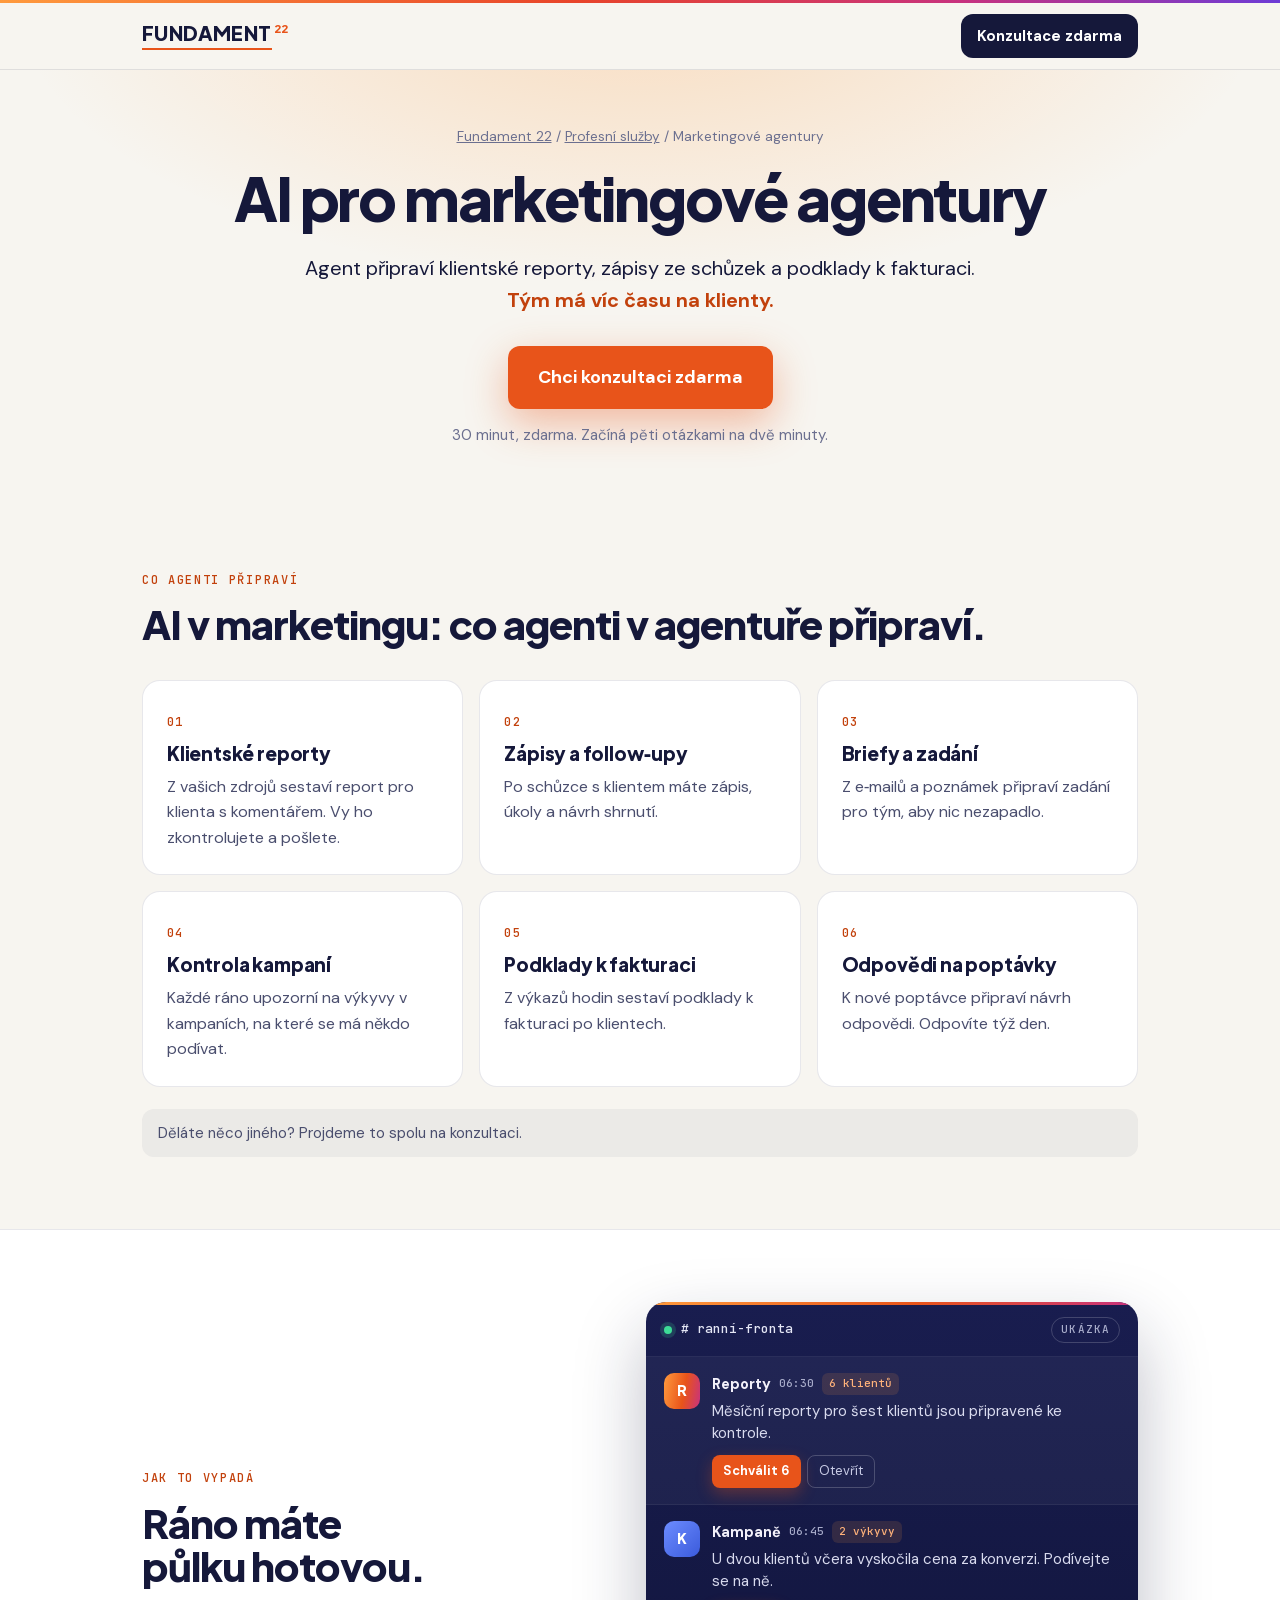
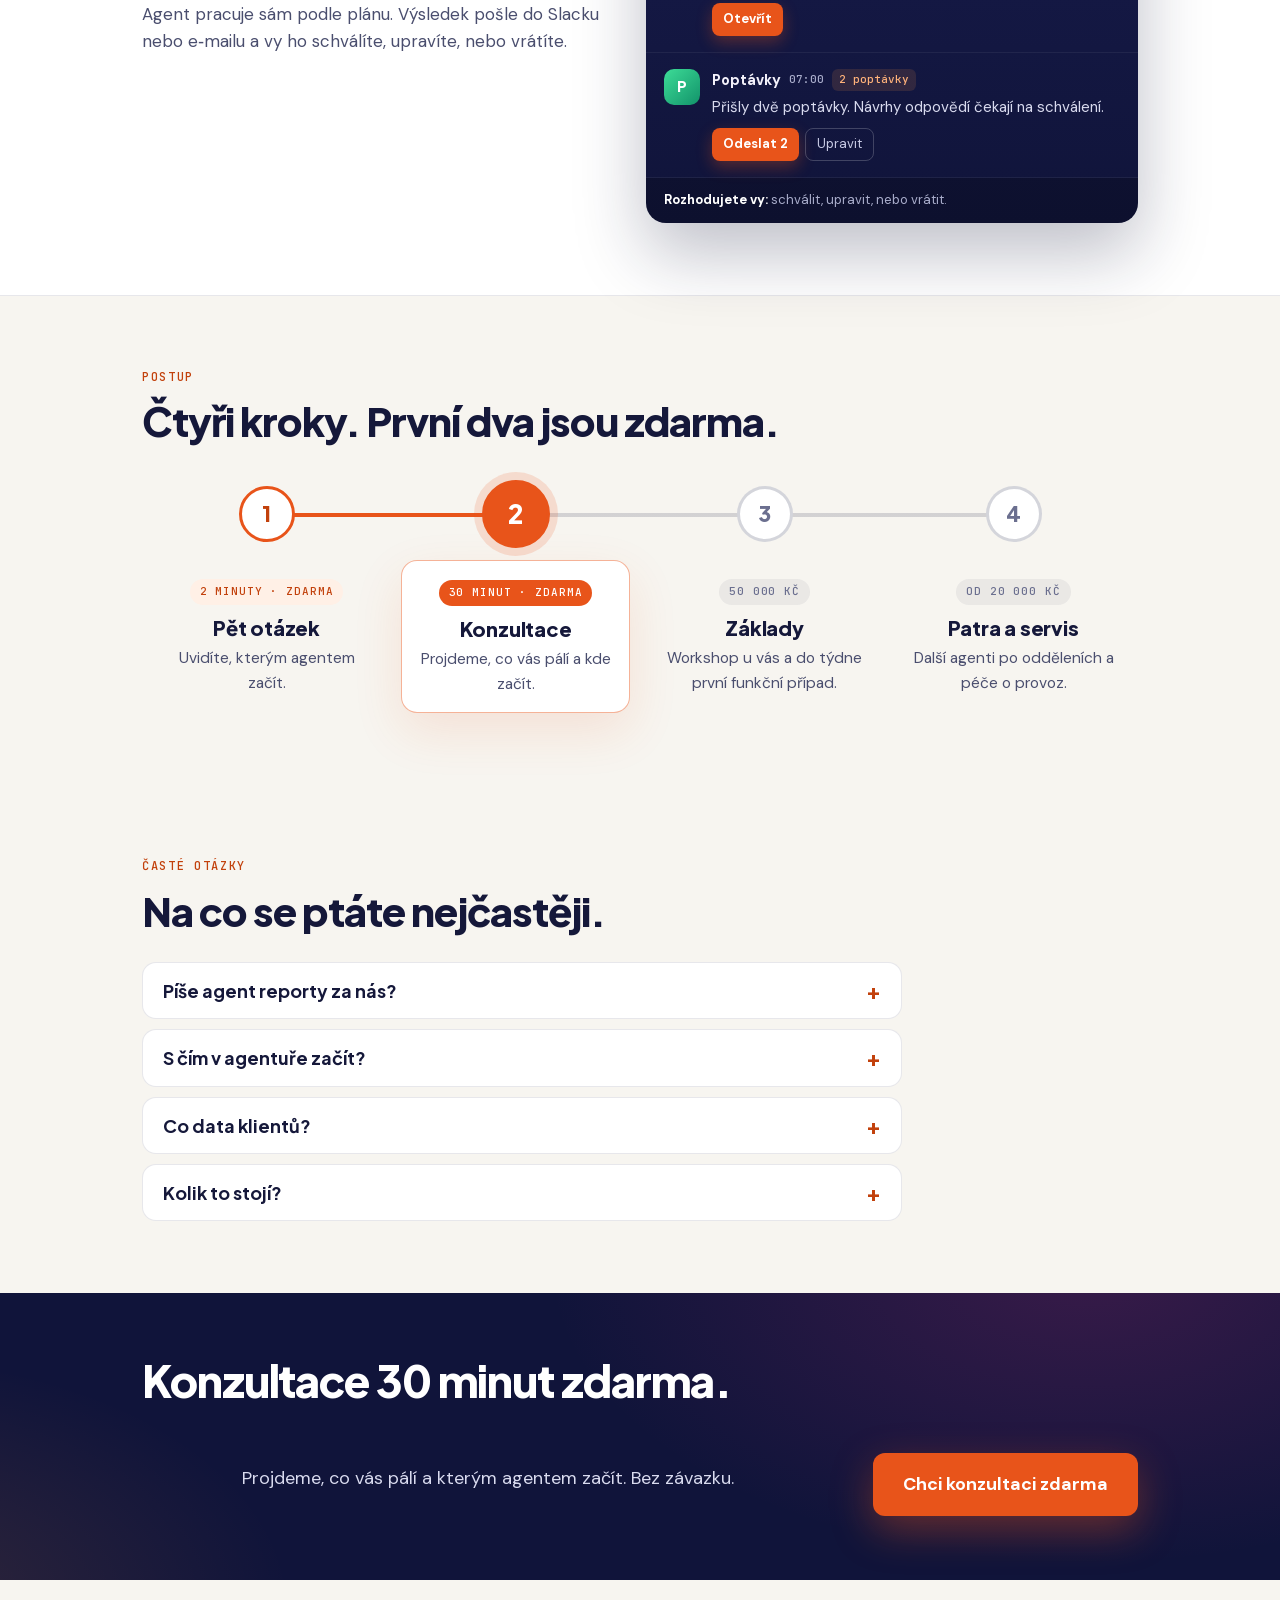
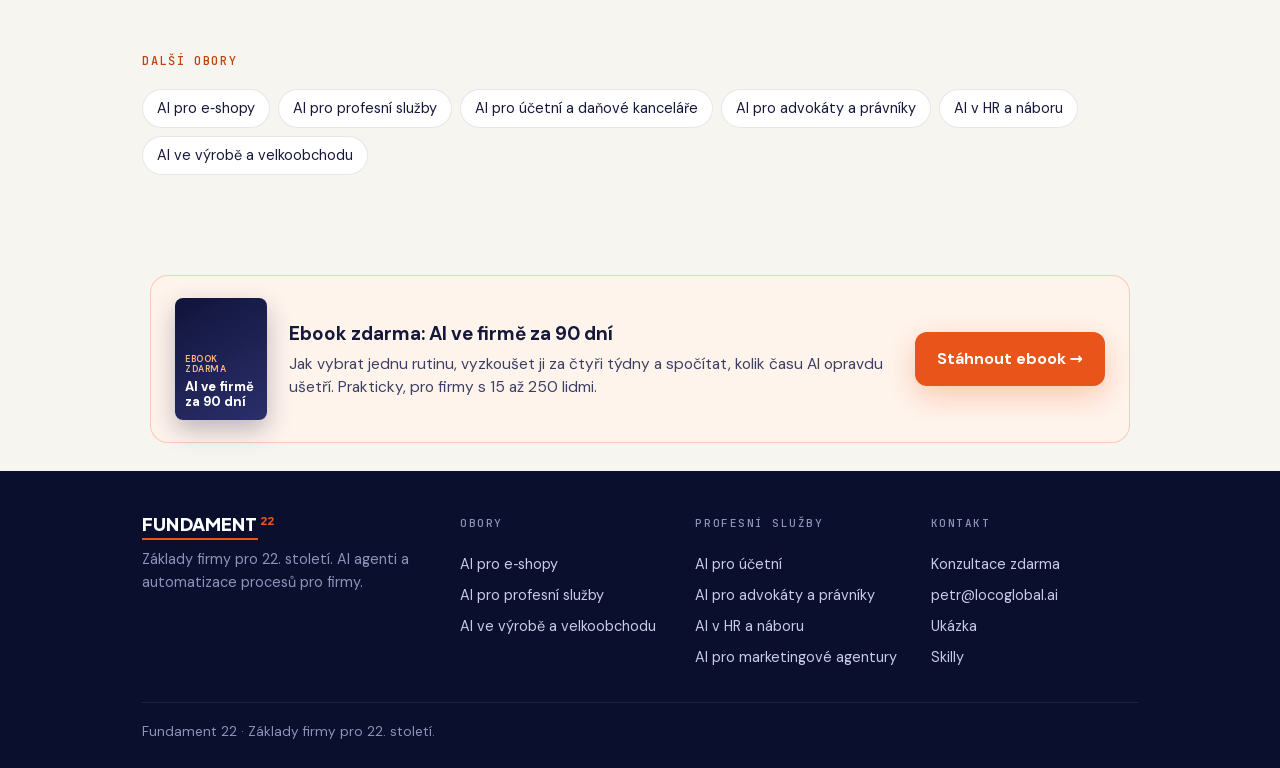
<file: ai-pro-marketingove-agentury/index.html>
<!doctype html>
<html lang="cs">
<head>
<meta charset="utf-8">
<meta name="viewport" content="width=device-width, initial-scale=1">
<title>AI v marketingu pro agentury: reporty, podklady, zápisy | Fundament 22</title>
<meta name="description" content="AI pro marketingové agentury. Agent připraví klientské reporty, zápisy ze schůzek a podklady k fakturaci, tým schvaluje. Konzultace 30 minut zdarma.">
<meta name="keywords" content="AI v marketingu, AI pro marketingové agentury, AI pro agentury, klientské reporty, automatizace reportů, AI automatizace, AI agenti">
<meta name="robots" content="index, follow">
<link rel="canonical" href="https://fundament22.com/ai-pro-marketingove-agentury/">
<meta property="og:type" content="website">
<meta property="og:locale" content="cs_CZ">
<meta property="og:site_name" content="Fundament 22">
<meta property="og:title" content="AI pro marketingové agentury — Fundament 22">
<meta property="og:description" content="AI pro marketingové agentury. Agent připraví klientské reporty, zápisy ze schůzek a podklady k fakturaci, tým schvaluje. Konzultace 30 minut zdarma.">
<meta property="og:url" content="https://fundament22.com/ai-pro-marketingove-agentury/">
<meta property="og:image" content="https://fundament22.com/assets/og-start.png">
<meta property="og:image:width" content="1200">
<meta property="og:image:height" content="630">
<meta name="twitter:card" content="summary_large_image">
<meta name="theme-color" content="#F7F5F0">
<link rel="icon" href="/assets/favicon.svg" type="image/svg+xml">
<link rel="apple-touch-icon" href="/assets/apple-touch-icon.png">
<link rel="preload" href="/assets/fonts/PlusJakartaSans-latin-ext-4.woff2" as="font" type="font/woff2" crossorigin>
<link rel="stylesheet" href="/assets/fonts.css">
<script type="application/ld+json">
{"@context": "https://schema.org", "@graph": [{"@type": "WebPage", "name": "AI pro marketingové agentury", "url": "https://fundament22.com/ai-pro-marketingove-agentury/", "inLanguage": "cs", "description": "AI pro marketingové agentury. Agent připraví klientské reporty, zápisy ze schůzek a podklady k fakturaci, tým schvaluje. Konzultace 30 minut zdarma.", "isPartOf": {"@type": "WebSite", "name": "Fundament 22", "url": "https://fundament22.com/"}}, {"@type": "BreadcrumbList", "itemListElement": [{"@type": "ListItem", "position": 1, "name": "Fundament 22", "item": "https://fundament22.com/"}, {"@type": "ListItem", "position": 2, "name": "Profesní služby", "item": "https://fundament22.com/ai-pro-profesni-sluzby/"}, {"@type": "ListItem", "position": 3, "name": "Marketingové agentury", "item": "https://fundament22.com/ai-pro-marketingove-agentury/"}]}, {"@type": "Service", "name": "AI pro marketingové agentury", "description": "AI pro marketingové agentury. Agent připraví klientské reporty, zápisy ze schůzek a podklady k fakturaci, tým schvaluje. Konzultace 30 minut zdarma.", "areaServed": "CZ", "provider": {"@type": "Organization", "name": "Fundament 22"}, "offers": {"@type": "Offer", "name": "Úvodní konzultace 30 minut", "price": "0", "priceCurrency": "CZK"}}, {"@type": "FAQPage", "mainEntity": [{"@type": "Question", "name": "Píše agent reporty za nás?", "acceptedAnswer": {"@type": "Answer", "text": "Připraví je z vašich dat včetně komentáře. Account manažer je zkontroluje, doplní a odešle."}}, {"@type": "Question", "name": "S čím v agentuře začít?", "acceptedAnswer": {"@type": "Answer", "text": "Obvykle s reporty nebo se zápisy ze schůzek. Opakují se každý týden a berou nejvíc času."}}, {"@type": "Question", "name": "Co data klientů?", "acceptedAnswer": {"@type": "Answer", "text": "Kde data zůstanou a kdo k nim má přístup, navrhneme v první analýze podle vašich smluv s klienty."}}, {"@type": "Question", "name": "Kolik to stojí?", "acceptedAnswer": {"@type": "Answer", "text": "Úvodní konzultace na 30 minut je zdarma. Základy stojí v zaváděcí ceně 50 000 Kč, každé další patro 20 000 Kč a servis od 15 000 Kč měsíčně."}}]}]}
</script>
<style>
:root{--bg:#F7F5F0;--ink:#15183A;--ink2:#4A4E6E;--ink3:#6B6F8F;--line:rgba(21,24,58,.10);--or:#E8541A;--or2:#C2410C;--dark:#10143A;--card:#fff;
--disp:'Plus Jakarta Sans',system-ui,sans-serif;--mono:'JetBrains Mono',ui-monospace,monospace;--grad:linear-gradient(100deg,#FF9A3D,#E8541A 55%,#C8327E)}
*{box-sizing:border-box}
html{scroll-behavior:smooth;-webkit-text-size-adjust:100%}
body{margin:0;background:var(--bg);color:var(--ink);font-family:'DM Sans',system-ui,sans-serif;font-size:17px;line-height:1.6;-webkit-font-smoothing:antialiased}
a{color:var(--or2)}
.wrap{max-width:1040px;margin:0 auto;padding:0 22px}
.eyebrow{font-family:var(--mono);font-size:12px;letter-spacing:.14em;text-transform:uppercase;color:var(--or2);margin:0 0 12px}
h1,h2,h3{font-family:var(--disp);font-weight:800;letter-spacing:-.025em;line-height:1.08;margin:0;text-wrap:balance}
h1{font-size:clamp(36px,6.4vw,64px)}
h2{font-size:clamp(28px,4vw,40px)}
h3{font-size:19px;letter-spacing:-.01em;line-height:1.25}
p{margin:0}
.top{position:sticky;top:0;z-index:20;background:rgba(247,245,240,.86);backdrop-filter:blur(14px);-webkit-backdrop-filter:blur(14px);border-bottom:1px solid var(--line)}
.top::before{content:"";display:block;height:3px;background:linear-gradient(90deg,#FF9A3D,#E8442A 45%,#C8327E 75%,#6D3BD6)}
.top .wrap{display:flex;align-items:center;justify-content:space-between;gap:12px;padding-top:11px;padding-bottom:11px}
.logo{display:flex;align-items:center;gap:10px;text-decoration:none;color:var(--ink);font-family:var(--disp);font-weight:800;font-size:17px;letter-spacing:.01em;white-space:nowrap}
.logo .ai{color:var(--or)}
.top .btn{white-space:nowrap}
@media(max-width:420px){.logo{font-size:15px;gap:8px}.top .btn.sm{padding:9px 13px;font-size:14px}}
@media(max-width:375px){.logo{font-size:14px;gap:7px}.logo svg{width:23px;height:23px}.top .btn.sm{padding:8px 11px;font-size:13.5px}}
@media(max-width:340px){.logo{font-size:13px}.logo svg{display:none}}
.btn{display:inline-block;font-family:inherit;font-weight:700;font-size:16px;text-decoration:none;border-radius:12px;padding:14px 22px;background:var(--or);color:#fff;box-shadow:0 10px 30px rgba(232,84,26,.28);transition:transform .2s,box-shadow .2s}
.btn:hover{transform:translateY(-2px);box-shadow:0 14px 40px rgba(232,84,26,.38);color:#fff}
.btn.sm{padding:10px 16px;font-size:15px;box-shadow:none;background:var(--ink)}
.btn.ghost{background:#fff;color:var(--ink);box-shadow:none;border:1px solid rgba(21,24,58,.16)}
a:focus-visible,button:focus-visible{outline:2px solid var(--or);outline-offset:3px;border-radius:8px}
section{padding:72px 0}
.hero{padding:72px 0 56px;text-align:center}
.hero h1 span{color:var(--or)}
.hero .lead{max-width:640px;margin:22px auto 0;font-size:19px;color:var(--ink2)}
.cta{display:flex;flex-wrap:wrap;gap:12px;justify-content:center;margin-top:30px}
.pills{display:flex;flex-wrap:wrap;gap:8px 22px;justify-content:center;list-style:none;padding:0;margin:26px 0 0;font-size:14.5px;color:var(--ink3)}
.pills li::before{content:"●";color:var(--or);font-size:9px;margin-right:8px;vertical-align:2px}
.split{display:grid;gap:36px;align-items:center}
@media(min-width:860px){.split{grid-template-columns:1fr 1.05fr}}
.sub{margin-top:14px;color:var(--ink2)}
.white{background:#fff;border-top:1px solid var(--line);border-bottom:1px solid var(--line)}
.queue{position:relative;background:linear-gradient(180deg,#191D4F,#10143A);color:#F3F1FA;border-radius:20px;overflow:hidden;box-shadow:0 30px 70px rgba(21,24,58,.28)}
.queue::before{content:"";position:absolute;inset:0 0 auto 0;height:3px;background:var(--grad)}
.queue .qh{display:flex;justify-content:space-between;align-items:center;gap:10px;padding:15px 18px 13px;border-bottom:1px solid rgba(255,255,255,.08);font-size:13px;color:#A9ADCB}
.queue .ch{display:flex;align-items:center;gap:9px;font-family:var(--mono);color:#E4E6F5}
.queue .ch i{width:8px;height:8px;border-radius:50%;background:#3DDC97;box-shadow:0 0 0 4px rgba(61,220,151,.18)}
.queue .st{font-family:var(--mono);font-size:11px;letter-spacing:.1em;text-transform:uppercase;border:1px solid rgba(255,255,255,.18);border-radius:999px;padding:3px 9px}
.queue .m{display:flex;gap:12px;padding:16px 18px;border-bottom:1px solid rgba(255,255,255,.06)}
.queue .m.hot{background:rgba(255,255,255,.04)}
.queue .mb{flex:1;min-width:0}
.queue .mh{display:flex;flex-wrap:wrap;align-items:center;gap:4px 8px}
.av{flex:none;width:36px;height:36px;border-radius:10px;background:var(--grad);display:grid;place-items:center;font-family:var(--disp);font-weight:800;font-size:14px;color:#fff}
.av.b{background:linear-gradient(135deg,#6C8CFF,#3B5BDB)}.av.g{background:linear-gradient(135deg,#3DDC97,#12936A)}
.queue b{font-size:14.5px}.queue time{font-family:var(--mono);font-size:11px;color:#A9ADCB}
.queue .chip{font-family:var(--mono);font-size:11px;color:#FFB27A;background:rgba(255,154,61,.13);border-radius:6px;padding:2px 7px}
.queue .m p{font-size:15px;line-height:1.5;color:#D9DBEF;margin-top:4px}
.queue .act{display:flex;flex-wrap:wrap;gap:6px;margin-top:10px}
.queue .ok{font-size:13px;font-weight:700;color:#fff;background:var(--or);border-radius:8px;padding:6px 11px;box-shadow:0 6px 16px rgba(232,84,26,.32)}
.queue .no{font-size:13px;color:#C9CCE6;border:1px solid rgba(255,255,255,.2);border-radius:8px;padding:5px 11px}
.queue .qf{padding:12px 18px;font-size:13px;color:#A9ADCB;background:rgba(0,0,0,.2)}
.queue .qf b{color:#fff;font-size:13px}
.queue.anim .m{opacity:0;transform:translateY(12px)}
.queue.anim.in .m{opacity:1;transform:none;transition:opacity .5s ease,transform .5s ease}
.queue.anim.in .m:nth-child(3){transition-delay:.3s}.queue.anim.in .m:nth-child(4){transition-delay:.6s}
.ob h3 a{color:inherit;text-decoration:none}.ob h3 a:hover{color:var(--or2)}
.ob .more{display:inline-block;margin-top:14px;font-weight:700;font-size:15px;text-decoration:none}
.grid3{display:grid;gap:16px;margin-top:34px}
@media(min-width:760px){.grid3{grid-template-columns:repeat(3,1fr)}}
.card{background:var(--card);border:1px solid var(--line);border-radius:18px;padding:24px}
.card .n{font-family:var(--mono);font-size:12px;letter-spacing:.12em;color:var(--or2);margin-bottom:10px}
.card p{margin-top:8px;font-size:16px;color:var(--ink2)}
.card .price{font-family:var(--disp);font-weight:800;font-size:22px;letter-spacing:-.02em;margin-top:12px;color:var(--ink)}
.card.hl{border-color:rgba(232,84,26,.5);box-shadow:0 18px 50px rgba(232,84,26,.10)}
.fit{display:grid;gap:16px;margin-top:30px}
@media(min-width:760px){.fit{grid-template-columns:1fr 1fr}}
.fit ul{list-style:none;padding:0;margin:12px 0 0;display:grid;gap:8px;font-size:16px;color:var(--ink2)}
.fit li{display:flex;gap:10px}.fit li::before{flex:none;font-weight:800}
.fit .yes li::before{content:"✓";color:#127552}.fit .nope li::before{content:"✕";color:#B3261E}
.demo{display:flex;flex-wrap:wrap;gap:18px 30px;align-items:center;justify-content:space-between}
.demo p{color:var(--ink2);margin-top:8px;max-width:560px}
.hero{background:radial-gradient(900px 420px at 50% -80px,rgba(255,154,61,.28),transparent 70%)}
.hero h1{font-size:clamp(38px,7vw,72px);letter-spacing:-.035em}
.hero .lead{font-size:20px;color:var(--ink)}
.hero .lead b{color:var(--or2)}
.free{display:inline-flex;align-items:center;gap:12px;margin-bottom:26px;padding:6px 18px 6px 6px;border-radius:999px;background:#fff;border:1px solid rgba(232,84,26,.35);box-shadow:0 8px 26px rgba(232,84,26,.14);font-weight:600;font-size:15.5px;color:var(--ink);text-decoration:none}
.free b{background:var(--or);color:#fff;border-radius:999px;padding:5px 13px;font-family:var(--mono);font-size:12px;letter-spacing:.12em;text-transform:uppercase}
.btn.big{font-size:18px;padding:17px 30px;box-shadow:0 14px 40px rgba(232,84,26,.38)}
.btn.white{background:#fff;color:var(--or2);box-shadow:0 10px 30px rgba(0,0,0,.18);white-space:nowrap}
.btn.white:hover{color:var(--or2)}
.flow{list-style:none;padding:0;margin:44px 0 0;display:grid;grid-template-columns:repeat(4,1fr);gap:0;position:relative}
.flow::before{content:"";position:absolute;left:12.5%;right:12.5%;top:27px;height:4px;border-radius:4px;background:linear-gradient(90deg,var(--or) 0,var(--or) 34%,rgba(21,24,58,.16) 34%)}
.flow li{position:relative;padding:0 10px;text-align:center}
.flow .dot{position:relative;z-index:1;display:grid;place-items:center;width:56px;height:56px;margin:0 auto 18px;border-radius:50%;background:#fff;border:3px solid rgba(21,24,58,.18);font-family:var(--disp);font-weight:800;font-size:21px;color:var(--ink3)}
.flow .free1 .dot{border-color:var(--or);color:var(--or2)}
.flow .main .dot{background:var(--or);border-color:var(--or);color:#fff;width:68px;height:68px;margin-top:-6px;margin-bottom:12px;font-size:26px;box-shadow:0 0 0 8px rgba(232,84,26,.16)}
.flow .tag{display:inline-block;font-family:var(--mono);font-size:11px;letter-spacing:.08em;text-transform:uppercase;color:var(--ink3);background:rgba(21,24,58,.06);border-radius:999px;padding:4px 10px;margin-bottom:10px}
.flow .free1 .tag{background:#FFF0E6;color:var(--or2)}
.flow .main .tag{background:var(--or);color:#fff}
.flow h3{font-size:20px}
.flow p{font-size:15.5px;color:var(--ink2);margin-top:6px}
.flow .main .fb{background:#fff;border:1px solid rgba(232,84,26,.45);border-radius:16px;padding:16px 14px;box-shadow:0 18px 50px rgba(232,84,26,.12)}
.flow li:not(.main) .fb{padding:16px 6px}
.flownote{margin-top:26px;text-align:center;font-weight:600;color:var(--ink2)}
@media(max-width:820px){
.flow{grid-template-columns:1fr;gap:18px;margin-top:32px}
.flow::before{left:27px;right:auto;top:28px;bottom:60px;width:4px;height:auto;background:linear-gradient(180deg,var(--or) 0,var(--or) 34%,rgba(21,24,58,.16) 34%)}
.flow li{display:flex;gap:16px;text-align:left;padding:0;align-items:flex-start}
.flow .dot,.flow .main .dot{flex:none;width:56px;height:56px;margin:0;font-size:21px}
.flow li:not(.main) .fb{padding:4px 0 0}
.flow .fb{flex:1}
}
.band{background:var(--or);color:#fff;padding:52px 0;background-image:linear-gradient(100deg,#FF8A2A,#E8541A 50%,#C8327E)}
.band .wrap{display:flex;flex-wrap:wrap;gap:22px 40px;align-items:center;justify-content:space-between}
.band h2{color:#fff;font-size:clamp(28px,4.4vw,44px)}
.band p{margin-top:10px;font-size:18px;max-width:560px;color:#FFE9DC}
.herostat{display:inline-flex;align-items:center;gap:14px;margin:26px auto 0;padding:14px 22px;border-radius:18px;background:var(--dark);color:#fff;text-decoration:none;box-shadow:0 18px 50px rgba(21,24,58,.22)}
.herostat .was,.uc .was{font-family:var(--disp);font-weight:800;color:#8E93BA;text-decoration:line-through;text-decoration-thickness:2px}
.herostat .was{font-size:28px}.herostat .arr{color:#FF9A3D;font-size:24px;font-weight:800}
.herostat .now{font-family:var(--disp);font-weight:800;font-size:44px;letter-spacing:-.03em;color:#FF7A2F;line-height:1}
.herostat .what{font-size:14px;line-height:1.35;color:#D9DBEF;text-align:left;border-left:1px solid rgba(255,255,255,.18);padding-left:14px}
.herostat .was,.herostat .now,.herostat .arr,.uc .nums span{white-space:nowrap}
@media(max-width:600px){.herostat{gap:10px;padding:12px 16px}.herostat .was{font-size:22px}.herostat .now{font-size:36px}.herostat .what{font-size:13px;padding-left:10px}}
.ucs{display:grid;gap:16px;margin-top:32px}
@media(min-width:640px){.ucs{grid-template-columns:1fr 1fr}}
@media(min-width:960px){.ucs{grid-template-columns:repeat(3,1fr)}}
.uc{background:#fff;border:1px solid var(--line);border-radius:18px;padding:22px}
.uc:first-child{border-color:rgba(232,84,26,.5);box-shadow:0 18px 50px rgba(232,84,26,.12)}
.uc .nums{display:flex;align-items:baseline;gap:10px;margin-top:12px}
.uc .was{font-size:22px;color:var(--ink3)}
.uc .arr{color:var(--or);font-weight:800;font-size:20px}
.uc .now{font-family:var(--disp);font-weight:800;font-size:40px;letter-spacing:-.03em;line-height:1;color:var(--or)}
.uc .per{font-family:var(--mono);font-size:11px;letter-spacing:.1em;text-transform:uppercase;color:var(--ink3);margin-left:2px}
.bars{position:relative;height:10px;margin:14px 0 12px}
.bars i{position:absolute;left:0;top:0;height:10px;border-radius:6px}
.bars .b1{width:100%;background:rgba(21,24,58,.10)}
.bars .b2{background:var(--or)}
.uc p{font-size:15.5px;color:var(--ink2)}
.est{margin-top:22px;font-size:15px;color:var(--ink2);background:rgba(21,24,58,.05);border-radius:12px;padding:12px 16px}
.est b{color:var(--ink)}
/* ---------- online analýza (formulář z FIREMNI AI) ---------- */
.az{background:var(--dark);color:#fff;padding:80px 0;background-image:radial-gradient(900px 500px at 85% -10%,rgba(200,50,126,.22),transparent 60%),radial-gradient(700px 420px at -10% 110%,rgba(255,154,61,.14),transparent 60%);scroll-margin-top:60px;
--line:#3a3e5e;--muted:#a9adcb;--soft:#d9dbef;--acard:#1d2150;--bg2:#15183a;--o1:#ff9a3d;font-family:var(--disp);font-size:16px;line-height:1.5}
.az .in{max-width:760px;margin:0 auto;padding:0 20px}
.az .hd{display:flex;justify-content:space-between;align-items:center;gap:10px;margin-bottom:10px}
.az .mono{font-family:var(--mono);letter-spacing:.06em;text-transform:uppercase;font-size:12px;color:var(--o1)}
.az .bar{height:4px;background:var(--line);border-radius:4px;overflow:hidden;margin:4px 0 28px}
.az .bar i{display:block;height:100%;width:0;background:var(--grad);transition:width .35s ease}
.az h2{font-size:clamp(26px,5.4vw,38px);line-height:1.15;margin:8px 0 10px;letter-spacing:-.015em;color:#fff}
.az h2:focus{outline:none}
.az h3{font-size:18px;margin:0 0 4px;font-weight:700;color:#fff}
.az p{margin:0 0 14px;color:var(--soft)}
.az .lead{font-size:18px;max-width:56ch}
.az .hint{color:var(--muted);font-size:14px}
.az .grad{background:var(--grad);-webkit-background-clip:text;background-clip:text;color:transparent}
.az .btn{appearance:none;border:0;cursor:pointer;font:inherit;font-weight:700;border-radius:12px;padding:15px 22px;min-height:52px;color:#fff;background:var(--grad);box-shadow:0 8px 28px rgba(232,84,26,.35)}
.az .btn:disabled{opacity:.4;cursor:not-allowed;box-shadow:none;transform:none}
.az .btn:focus-visible,.az .opt:focus-visible,.az input:focus-visible{outline:2px solid var(--o1);outline-offset:2px}
.az .row{display:flex;gap:10px;flex-wrap:wrap;align-items:center;margin-top:22px}
.az .pills{justify-content:flex-start;color:var(--muted);margin-top:22px}
.az .pills li::before{color:var(--o1)}
.az .opts{display:grid;gap:10px;margin-top:20px}
.az .opt{appearance:none;font:inherit;text-align:left;color:#fff;background:var(--acard);border:1px solid var(--line);border-radius:14px;padding:16px 18px;min-height:58px;cursor:pointer;display:flex;gap:14px;align-items:center;transition:border-color .15s}
.az .opt:hover{border-color:var(--o1)}
.az .opt[aria-pressed="true"]{border-color:var(--o1);background:#262a60}
.az .opt b{font-weight:700;display:block}
.az .opt small{color:var(--muted);font-size:14px;display:block}
.az .opt .k{flex:none;width:28px;height:28px;border-radius:8px;border:1px solid var(--line);display:grid;place-items:center;font-family:var(--mono);font-size:12px;color:var(--muted)}
.az .opt[aria-pressed="true"] .k{background:var(--grad);border-color:transparent;color:#fff}
.az .card{background:var(--acard);border:1px solid var(--line);border-radius:16px;padding:20px}
.az .verdict{border-left:4px solid var(--o1)}
.az .tasks{display:grid;gap:10px;margin:16px 0 0;padding:0;list-style:none}
.az .task{display:flex;gap:14px;align-items:flex-start;background:var(--bg2);border:1px solid var(--line);border-radius:14px;padding:14px 16px}
.az .task .n{flex:none;font-family:var(--mono);color:var(--o1);font-size:13px;padding-top:3px}
.az .task p{margin:0;font-size:15px}
.az .locked{position:relative;margin-top:10px}
.az .locked .blur{filter:blur(6px);opacity:.55;pointer-events:none;user-select:none;max-height:104px;overflow:hidden}
.az .locked .veil{position:absolute;inset:0;display:grid;place-items:center;text-align:center;padding:16px}
.az .veil span{background:rgba(16,20,58,.85);border:1px solid var(--line);border-radius:999px;padding:8px 14px;font-size:14px;font-weight:600}
.az form{display:grid;gap:12px;margin-top:14px}
.az label{display:grid;gap:6px;font-size:14px;color:var(--soft);font-weight:600}
.az input{font:inherit;font-size:16px;color:#fff;background:var(--bg2);border:1px solid var(--line);border-radius:12px;padding:14px;min-height:52px;width:100%}
.az input::placeholder{color:#6b6f8f}
.az .two{display:grid;gap:12px}
@media(min-width:620px){.az .two{grid-template-columns:1fr 1fr}.az .opts.c2{grid-template-columns:1fr 1fr}}
.az .err{color:#ff8f8f;font-size:14px;min-height:20px;margin:0}
.az .legal{font-size:12.5px;color:var(--muted);margin:0}
.az .slack{background:#0c0f2c;border:1px solid var(--line);border-radius:16px;overflow:hidden;margin-top:16px}
.az .slack .top{position:static;display:flex;justify-content:space-between;gap:8px;padding:12px 16px;border-bottom:1px solid var(--line);font-size:13px;color:var(--muted);background:none;backdrop-filter:none}
.az .slack .top::before{display:none}
.az .msg{display:flex;gap:12px;padding:14px 16px;border-bottom:1px solid rgba(58,62,94,.5)}
.az .msg:last-child{border-bottom:0}
.az .msg b{font-size:14px}
.az .msg time{font-family:var(--mono);font-size:11px;color:var(--muted);margin-left:8px}
.az .msg p{margin:2px 0 0;font-size:15px}
.az .note{border:1px dashed var(--o1);border-radius:12px;padding:12px 14px;font-size:14px;color:var(--soft);margin-top:14px}
.az .steps{counter-reset:s;display:grid;gap:10px;margin:14px 0 0;padding:0;list-style:none}
.az .steps li{counter-increment:s;display:flex;gap:12px;font-size:15px;color:var(--soft)}
.az .steps li::before{content:counter(s);flex:none;width:26px;height:26px;border-radius:50%;border:1px solid var(--o1);color:var(--o1);display:grid;place-items:center;font-family:var(--mono);font-size:12px}
.az a{color:var(--o1)}
.az .back{background:none;border:0;color:var(--muted);font:inherit;font-size:14px;cursor:pointer;padding:10px 0;margin-top:14px}
.az .fade{animation:azf .3s ease}
@keyframes azf{from{transform:translateY(8px)}to{transform:none}}
.az section{padding:0}.az section+section{margin-top:22px}
footer{background:#0B0F2E;color:#8E93BA;padding:28px 0;font-size:14px}
footer .wrap{display:flex;flex-wrap:wrap;gap:10px 24px;justify-content:space-between;align-items:center}
footer a{color:#C9CCE6}
.micro{margin-top:14px;font-size:15px;color:var(--ink3)}
.saves{max-width:540px;margin:28px auto 0;background:var(--dark);color:#fff;border-radius:20px;box-shadow:0 18px 50px rgba(21,24,58,.22);overflow:hidden;text-align:left}
.saves .track{display:flex;overflow-x:auto;scroll-snap-type:x mandatory;scrollbar-width:none;overscroll-behavior-x:contain}
.saves .track::-webkit-scrollbar{display:none}
.saves .slide{flex:0 0 100%;scroll-snap-align:start;padding:22px 26px 6px}
.saves .k{font-family:var(--mono);font-size:12px;letter-spacing:.1em;text-transform:uppercase;color:#FF9A3D}
.saves .nums{display:flex;align-items:baseline;gap:12px;margin-top:10px;white-space:nowrap}
.saves .was{font-family:var(--disp);font-weight:800;font-size:26px;color:#8E93BA;text-decoration:line-through;text-decoration-thickness:2px}
.saves .arr{color:#FF9A3D;font-size:24px;font-weight:800}
.saves .now{font-family:var(--disp);font-weight:800;font-size:48px;letter-spacing:-.03em;line-height:1;color:#FF7A2F}
.saves .per{font-family:var(--mono);font-size:11px;letter-spacing:.1em;text-transform:uppercase;color:#A9ADCB}
.saves .slide>p:last-child{margin-top:12px;font-size:16px;line-height:1.45;color:#D9DBEF}
.saves .foot{display:flex;align-items:center;justify-content:space-between;gap:12px;padding:6px 16px 10px 26px;font-size:12.5px;color:#8E93BA}
.saves .dots{display:flex}
.saves .dots button{appearance:none;border:0;background:none;padding:0;width:28px;height:28px;display:grid;place-items:center;cursor:pointer}
.saves .dots button::before{content:"";width:8px;height:8px;border-radius:8px;background:rgba(255,255,255,.3);transition:width .25s,background .25s}
.saves .dots button[aria-current="true"]::before{width:20px;background:#FF7A2F}
.saves .dots button:focus-visible{outline:2px solid #FF9A3D;outline-offset:-4px}
@media(max-width:600px){.saves{margin-top:22px}.saves .slide{padding:18px 20px 4px}.saves .was{font-size:22px}.saves .now{font-size:42px}.saves .slide>p:last-child{font-size:15.5px}.saves .foot{padding-left:20px}}
.ob ul{list-style:none;padding:0;margin:12px 0 0;display:grid;gap:8px;font-size:16px;color:var(--ink2)}
.ob li{display:flex;gap:10px}.ob li::before{content:"→";flex:none;color:var(--or);font-weight:800}
@media(max-width:759px){.ob{gap:12px;margin-top:22px}.ob .card{padding:18px 20px}.ob ul{gap:6px;font-size:15.5px}}
.az .verdict h2{font-size:clamp(22px,4.6vw,30px);margin:0 0 6px}
.az .cal{display:inline-block;text-decoration:none;color:#fff;margin-top:6px}
@media(max-width:639px){
.ucs{gap:0;margin-top:22px;background:#fff;border:1px solid var(--line);border-radius:18px;padding:2px 18px}
.uc,.uc:first-child{display:grid;grid-template-columns:1fr auto;align-items:center;gap:8px 12px;padding:14px 0;border:0;border-bottom:1px solid var(--line);border-radius:0;box-shadow:none;background:none}
.uc:last-child{border-bottom:0}
.uc h3{font-size:16px}
.uc .nums{margin:0;gap:6px;justify-content:flex-end;flex-wrap:wrap}
.uc .was{font-size:15px}.uc .arr{font-size:14px}.uc .now{font-size:24px}
.uc .per{flex-basis:100%;text-align:right;margin:0;font-size:10px}
.uc .bars{grid-column:1/-1;margin:0;height:6px}.uc .bars i{height:6px}
.uc p{display:none}
}
@media(max-width:600px){section{padding:44px 0}.hero{padding:40px 0 40px}.btn{width:100%;text-align:center}.top .btn{width:auto}.az{padding:44px 0 52px}.az .cal{width:100%;text-align:center}
.free{margin-bottom:20px}.flow{gap:14px;margin-top:26px}.flownote{margin-top:20px}.queue .m{padding:12px 16px}.az .bar{margin-bottom:20px}}
@media(prefers-reduced-motion:reduce){*{animation:none!important;transition:none!important}html{scroll-behavior:auto}}
.saves{position:relative;background:linear-gradient(160deg,#1C2058 0%,#10143A 62%);box-shadow:0 26px 60px rgba(21,24,58,.3)}
.saves::before{content:"";position:absolute;inset:0 0 auto 0;height:3px;background:var(--grad);z-index:1}
.saves .sh{display:flex;justify-content:space-between;align-items:center;gap:10px}
.saves .pct{flex:none;font-family:var(--mono);font-size:12px;font-weight:700;color:#10143A;background:linear-gradient(100deg,#FFB067,#FF7A2F);border-radius:999px;padding:4px 10px;white-space:nowrap}
.saves .tb{display:grid;gap:7px;margin-top:16px}
.saves .br{display:grid;grid-template-columns:82px 1fr;align-items:center;gap:10px;font-family:var(--mono);font-size:11px;letter-spacing:.06em;text-transform:uppercase;color:#8E93BA}
.saves .br i{display:block;height:8px;border-radius:8px;background:rgba(255,255,255,.16)}
.saves .br.on{color:#FFB27A}
.saves .br.on i{background:var(--grad);box-shadow:0 0 14px rgba(255,122,47,.5)}
.cmp{display:grid;gap:16px;margin-top:34px}
@media(min-width:760px){.cmp{grid-template-columns:repeat(3,1fr)}}
.cmp .card{position:relative}
.cmp dl{margin:14px 0 0;display:grid;gap:12px}
.cmp dt{font-family:var(--mono);font-size:11px;letter-spacing:.1em;text-transform:uppercase;color:var(--ink3)}
.cmp dd{margin:2px 0 0;font-size:16px;color:var(--ink2)}
.cmp .pick{position:absolute;top:-11px;left:22px;font-family:var(--mono);font-size:11px;letter-spacing:.1em;text-transform:uppercase;color:#fff;background:var(--or);border-radius:999px;padding:3px 10px}
.faq{max-width:760px;margin:30px 0 0;display:grid;gap:10px}
.faq details{background:var(--bg);border:1px solid var(--line);border-radius:14px;padding:0 20px}
.faq summary{cursor:pointer;font-family:var(--disp);font-weight:700;font-size:18px;line-height:1.3;padding:16px 0;list-style:none;display:flex;justify-content:space-between;gap:12px}
.faq summary::-webkit-details-marker{display:none}
.faq summary::after{content:"+";flex:none;color:var(--or2);font-size:22px;line-height:1}
.faq details[open] summary::after{content:"–"}
.faq details p{margin:0 0 18px;color:var(--ink2)}
footer{padding:44px 0 26px;font-size:14.5px}
footer .wrap{display:block}
footer a{text-decoration:none}footer a:hover{color:#fff;text-decoration:underline}
.fcols{display:grid;gap:28px}
@media(min-width:640px){.fcols{grid-template-columns:1fr 1fr}}
@media(min-width:900px){.fcols{grid-template-columns:1.4fr 1fr 1fr 1fr}}
.fbrand b{font-family:var(--disp);font-weight:800;font-size:18px;letter-spacing:.01em;color:#fff}
.fbrand p{margin-top:8px;max-width:300px}
footer h4{font-family:var(--mono);font-size:11px;letter-spacing:.14em;text-transform:uppercase;color:#8E93BA;margin:0 0 12px;font-weight:400}
footer nav{display:grid;gap:8px;align-content:start}
.fbot{display:flex;flex-wrap:wrap;gap:8px 24px;justify-content:space-between;margin-top:32px;padding-top:18px;border-top:1px solid rgba(255,255,255,.08);font-size:13.5px}
.logo{font-size:20px;letter-spacing:.02em}
.wm{display:inline-flex;align-items:flex-start;line-height:1}
.wm b{font-family:var(--disp);font-weight:800;padding-bottom:5px;border-bottom:2px solid var(--or)}
.wm sup{font-family:var(--disp);font-weight:800;font-size:.56em;line-height:1;color:var(--or);margin-left:2px;vertical-align:baseline;position:static}
@media(max-width:420px){.logo{font-size:18px}}
@media(max-width:375px){.logo{font-size:17px}}
@media(max-width:340px){.logo{font-size:15px}}
.fbrand .wm{font-size:20px;letter-spacing:.02em;color:#fff}
.ob6{grid-template-columns:1fr}
@media(min-width:640px){.ob6{grid-template-columns:1fr 1fr}}
@media(min-width:960px){.ob6{grid-template-columns:repeat(3,1fr)}}
.ob .ico{display:grid;place-items:center;width:44px;height:44px;border-radius:12px;background:#FFF0E6;color:var(--or2);margin-bottom:14px}
.ob6 h3{font-size:20px;line-height:1.2}
.est a{font-weight:700}
.who{display:grid;gap:28px;margin-top:26px;align-items:start}
@media(min-width:860px){.who{grid-template-columns:1.1fr 1fr}}
.story p{color:var(--ink2);margin-top:14px;font-size:18px}
.story p:first-child{margin-top:0;color:var(--ink)}
.ppl{display:flex;flex-wrap:wrap;gap:14px 28px;margin-top:26px}
.pp{display:flex;align-items:center;gap:12px}
.pp b{display:block;font-family:var(--disp);font-size:17px;line-height:1.2}
.pp small{font-family:var(--mono);font-size:11px;letter-spacing:.1em;text-transform:uppercase;color:var(--ink3)}
.runs ul{list-style:none;padding:0;margin:0 0 20px;display:grid;gap:10px;font-size:16px;color:var(--ink2)}
.runs ul:last-child{margin-bottom:0}
.runs li{display:flex;gap:10px}
.runs li::before{flex:none;font-weight:800}
.runs .yes li::before{content:"✓";color:#127552}
.runs .todo li::before{content:"○";color:var(--or2)}
.saves .nums{justify-content:center;margin-top:14px}
.saves .now{font-size:56px}
.saves .steps{display:grid;grid-template-columns:1fr 1fr 1fr;gap:8px;margin:18px 0 6px;position:relative}
.saves .steps::before{content:"";position:absolute;left:16%;right:16%;top:19px;height:2px;background:linear-gradient(90deg,rgba(255,255,255,.18),#FF7A2F 50%,rgba(255,255,255,.18))}
.saves .st{position:relative;text-align:center}
.saves .ic{width:40px;height:40px;border-radius:12px;margin:0 auto 8px;display:grid;place-items:center;background:#262A66;border:1px solid rgba(255,255,255,.14)}
.saves .st.mid .ic{background:var(--grad);border-color:transparent;box-shadow:0 0 18px rgba(255,122,47,.5)}
.saves .st b{display:block;font-size:14px;line-height:1.25;color:#fff}
.saves .st span{display:block;font-size:12.5px;line-height:1.3;color:#A9ADCB;margin-top:2px}
@media(max-width:600px){.saves .now{font-size:48px}.saves .st b{font-size:13px}.saves .st span{font-size:12px}}
a.pp{text-decoration:none;color:inherit}
.pp img{flex:none;width:60px;height:60px;border-radius:50%;object-fit:cover;border:2px solid #fff;box-shadow:0 4px 14px rgba(21,24,58,.16)}
.pp .li{display:block;font-size:13.5px;font-weight:700;color:var(--or2);margin-top:3px}
a.pp:hover .li{text-decoration:underline}
.tools{list-style:none;padding:0;margin:28px 0 0;display:flex;flex-wrap:wrap;gap:12px}
.tools li{display:flex;align-items:center;gap:12px;background:#fff;border:1px solid var(--line);border-radius:14px;padding:14px 20px;font-family:var(--disp);font-weight:800;font-size:18px;color:var(--ink)}
.tools svg{flex:none;color:var(--ink)}
.tm{margin-top:14px;font-size:13px;color:var(--ink3)}
@media(max-width:600px){.tools li{flex:1 1 100%;padding:12px 16px;font-size:17px}}
.qz{text-align:center}
.qz h2{font-size:clamp(30px,5vw,48px)}
.qz .qsub{font-family:var(--disp);font-weight:800;font-size:clamp(22px,3.4vw,32px);letter-spacing:-.02em;color:var(--or);margin-top:8px}
.qz .sub{max-width:620px;margin-left:auto;margin-right:auto}
.ours{margin-top:34px;background:var(--dark);color:#fff;border-radius:20px;padding:28px 26px}
.ours h3{font-size:clamp(22px,3vw,28px);color:#fff}
.ours>p{margin-top:10px;color:#D9DBEF}
.nums4{display:grid;gap:18px 22px;margin-top:22px;grid-template-columns:1fr 1fr}
@media(min-width:860px){.nums4{grid-template-columns:repeat(4,1fr)}}
.nums4 b{display:block;font-family:var(--disp);font-weight:800;font-size:clamp(24px,2.6vw,30px);letter-spacing:-.03em;line-height:1.1;color:#FF7A2F;white-space:nowrap}
.nums4 span{display:block;margin-top:6px;font-size:14.5px;line-height:1.35;color:#C9CCE6}
.ours .tm{color:#8E93BA}
@media(max-width:600px){.ours{padding:22px 18px}}
.pr .price s{font-size:16px;font-weight:700;color:var(--ink3);margin-right:6px}
.pr .pn{font-family:var(--mono);font-size:12px;line-height:1.5;color:var(--ink3);margin-top:6px}
.pr h3{font-size:21px}
.mem{margin:34px 0 0;display:grid;grid-template-columns:1fr auto 1.3fr auto 1fr;gap:10px;align-items:center}
.mcol{display:grid;gap:8px}
.mcol .n{font-family:var(--mono);font-size:12px;letter-spacing:.12em;text-transform:uppercase;color:var(--or2);margin:0 0 2px}
.mcol span{background:#fff;border:1px solid var(--line);border-radius:10px;padding:9px 12px;font-size:15px;font-weight:600}
.mcore{background:var(--dark);color:#fff;border-radius:18px;padding:22px 16px;text-align:center;box-shadow:0 18px 44px rgba(21,24,58,.22);border-top:3px solid var(--or)}
.mcore b{display:block;font-family:var(--disp);font-size:22px;letter-spacing:-.02em}
.mcore small{display:block;margin-top:6px;font-size:13.5px;line-height:1.35;color:#C9CCE6}
.marr{display:grid;gap:8px;width:34px}
.marr i{display:block;height:2px;background:var(--or);position:relative}
.marr i::after{content:"";position:absolute;right:-1px;top:-4px;border:5px solid transparent;border-left-color:var(--or)}
.marr i:last-child{transform:scaleX(-1)}
.mem figcaption{grid-column:1/-1;text-align:center;font-size:14.5px;color:var(--ink3);margin-top:6px}
@media(max-width:700px){.mem{grid-template-columns:1fr}.marr{width:2px;height:26px;margin:0 auto;display:block;background:var(--or)}.marr i{display:none}.mcol{grid-template-columns:repeat(3,1fr)}.mcol .n{grid-column:1/-1}.mcol span{text-align:center;padding:9px 6px;font-size:14px}}
</style>
<style>
.crumbs{font-size:13.5px;color:var(--ink3);margin:0 0 18px}.crumbs a{color:inherit}
.lp .hero{padding:56px 0 52px}
.lp .hero h1{font-size:clamp(34px,6vw,60px)}
.lp .hero .lead{max-width:700px}
.uc6{display:grid;gap:16px;margin-top:34px}
@media(min-width:640px){.uc6{grid-template-columns:1fr 1fr}}
@media(min-width:960px){.uc6{grid-template-columns:repeat(3,1fr)}}
.uc6 .card h3{font-size:19px;line-height:1.25}
.subs{display:grid;gap:16px;margin-top:30px}
@media(min-width:760px){.subs{grid-template-columns:1fr 1fr}}
.subs a.card{display:block;text-decoration:none;color:inherit;transition:border-color .2s,transform .2s}
.subs a.card:hover{border-color:rgba(232,84,26,.5);transform:translateY(-2px)}
.subs h3{font-size:21px}
.subs .go{display:inline-block;margin-top:12px;font-weight:700;color:var(--or2);font-size:15px}
.faq{max-width:760px;margin:30px 0 0;display:grid;gap:10px}
.faq details{background:#fff;border:1px solid var(--line);border-radius:14px;padding:0 20px}
.faq summary{cursor:pointer;font-family:var(--disp);font-weight:700;font-size:18px;line-height:1.3;padding:16px 0;list-style:none;display:flex;justify-content:space-between;gap:12px}
.faq summary::-webkit-details-marker{display:none}
.faq summary::after{content:"+";flex:none;color:var(--or2);font-size:22px;line-height:1}
.faq details[open] summary::after{content:"–"}
.faq details p{margin:0 0 18px;color:var(--ink2)}
.band{background:var(--dark);color:#fff;text-align:center;padding:64px 0;background-image:radial-gradient(900px 500px at 85% -10%,rgba(200,50,126,.22),transparent 60%),radial-gradient(700px 420px at -10% 110%,rgba(255,154,61,.14),transparent 60%)}
.band h2{color:#fff}
.band p{color:#D9DBEF;max-width:560px;margin:14px auto 0}
.band .cta{margin-top:26px}
.rel{display:flex;flex-wrap:wrap;gap:8px;margin-top:18px}
.rel a{font-size:14.5px;text-decoration:none;color:var(--ink);background:#fff;border:1px solid var(--line);border-radius:999px;padding:7px 14px}
.rel a:hover{border-color:rgba(232,84,26,.5)}
</style>
</head>
<body class="lp">
<header class="top"><div class="wrap">
<a class="logo" href="/" aria-label="FUNDAMENT22"><span class="wm"><b>FUNDAMENT</b><sup>22</sup></span></a>
<a class="btn sm" href="/#analyza">Konzultace zdarma</a>
</div></header>

<main>
<section class="hero"><div class="wrap">
<p class="crumbs"><a href="/">Fundament 22</a> / <a href="/ai-pro-profesni-sluzby/">Profesní služby</a> / Marketingové agentury</p>
<h1>AI pro marketingové agentury</h1>
<p class="lead">Agent připraví klientské reporty, zápisy ze schůzek a podklady k fakturaci. <b>Tým má víc času na klienty.</b></p>
<div class="cta"><a class="btn big" href="/#analyza">Chci konzultaci zdarma</a></div>
<p class="micro">30 minut, zdarma. Začíná pěti otázkami na dvě minuty.</p>
</div></section>

<section id="ukoly"><div class="wrap">
<p class="eyebrow">Co agenti připraví</p>
<h2>AI v marketingu: co agenti v agentuře připraví.</h2>
<div class="uc6">
<article class="card"><p class="n">01</p><h3>Klientské reporty</h3><p>Z vašich zdrojů sestaví report pro klienta s komentářem. Vy ho zkontrolujete a pošlete.</p></article>
<article class="card"><p class="n">02</p><h3>Zápisy a follow‑upy</h3><p>Po schůzce s klientem máte zápis, úkoly a návrh shrnutí.</p></article>
<article class="card"><p class="n">03</p><h3>Briefy a zadání</h3><p>Z e‑mailů a poznámek připraví zadání pro tým, aby nic nezapadlo.</p></article>
<article class="card"><p class="n">04</p><h3>Kontrola kampaní</h3><p>Každé ráno upozorní na výkyvy v kampaních, na které se má někdo podívat.</p></article>
<article class="card"><p class="n">05</p><h3>Podklady k fakturaci</h3><p>Z výkazů hodin sestaví podklady k fakturaci po klientech.</p></article>
<article class="card"><p class="n">06</p><h3>Odpovědi na poptávky</h3><p>K nové poptávce připraví návrh odpovědi. Odpovíte týž den.</p></article>
</div>
<p class="est">Děláte něco jiného? Projdeme to spolu na konzultaci.</p>
</div></section>

<section class="white"><div class="wrap split">
<div>
<p class="eyebrow">Jak to vypadá</p>
<h2>Ráno máte půlku hotovou.</h2>
<p class="sub">Agent pracuje sám podle plánu. Výsledek pošle do Slacku nebo e‑mailu a vy ho schválíte, upravíte, nebo vrátíte.</p>
</div>
<div class="queue" aria-label="Ukázka ranních zpráv od agentů">
<div class="qh"><span class="ch"><i></i># ranní-fronta</span><span class="st">ukázka</span></div>
<div class="m hot"><div class="av">R</div><div class="mb"><div class="mh"><b>Reporty</b><time>06:30</time><span class="chip">6 klientů</span></div><p>Měsíční reporty pro šest klientů jsou připravené ke kontrole.</p><div class="act"><span class="ok">Schválit 6</span><span class="no">Otevřít</span></div></div></div>
<div class="m"><div class="av b">K</div><div class="mb"><div class="mh"><b>Kampaně</b><time>06:45</time><span class="chip">2 výkyvy</span></div><p>U dvou klientů včera vyskočila cena za konverzi. Podívejte se na ně.</p><div class="act"><span class="ok">Otevřít</span></div></div></div>
<div class="m"><div class="av g">P</div><div class="mb"><div class="mh"><b>Poptávky</b><time>07:00</time><span class="chip">2 poptávky</span></div><p>Přišly dvě poptávky. Návrhy odpovědí čekají na schválení.</p><div class="act"><span class="ok">Odeslat 2</span><span class="no">Upravit</span></div></div></div>
<div class="qf"><b>Rozhodujete vy:</b> schválit, upravit, nebo vrátit.</div>
</div>
</div></section>

<section id="postup"><div class="wrap">
<p class="eyebrow">Postup</p>
<h2>Čtyři kroky. První dva jsou zdarma.</h2>
<ol class="flow">
<li class="free1"><span class="dot">1</span><div class="fb"><span class="tag">2 minuty · zdarma</span><h3>Pět otázek</h3><p>Uvidíte, kterým agentem začít.</p></div></li>
<li class="main"><span class="dot">2</span><div class="fb"><span class="tag">30 minut · zdarma</span><h3>Konzultace</h3><p>Projdeme, co vás pálí a kde začít.</p></div></li>
<li><span class="dot">3</span><div class="fb"><span class="tag">50 000 Kč</span><h3>Základy</h3><p>Workshop u vás a do týdne první funkční případ.</p></div></li>
<li><span class="dot">4</span><div class="fb"><span class="tag">od 20 000 Kč</span><h3>Patra a servis</h3><p>Další agenti po odděleních a péče o provoz.</p></div></li>
</ol>
</div></section>

<section id="otazky"><div class="wrap">
<p class="eyebrow">Časté otázky</p>
<h2>Na co se ptáte nejčastěji.</h2>
<div class="faq">
<details><summary>Píše agent reporty za nás?</summary><p>Připraví je z vašich dat včetně komentáře. Account manažer je zkontroluje, doplní a odešle.</p></details>
<details><summary>S čím v agentuře začít?</summary><p>Obvykle s reporty nebo se zápisy ze schůzek. Opakují se každý týden a berou nejvíc času.</p></details>
<details><summary>Co data klientů?</summary><p>Kde data zůstanou a kdo k nim má přístup, navrhneme v první analýze podle vašich smluv s klienty.</p></details>
<details><summary>Kolik to stojí?</summary><p>Úvodní konzultace na 30 minut je zdarma. Základy stojí v zaváděcí ceně 50 000 Kč, každé další patro 20 000 Kč a servis od 15 000 Kč měsíčně.</p></details>
</div>
</div></section>

<section class="band"><div class="wrap">
<h2>Konzultace 30 minut zdarma.</h2>
<p>Projdeme, co vás pálí a kterým agentem začít. Bez závazku.</p>
<div class="cta"><a class="btn big" href="/#analyza">Chci konzultaci zdarma</a></div>
</div></section>

<section id="obory"><div class="wrap">
<p class="eyebrow">Další obory</p>
<div class="rel">
<a href="/ai-pro-e-shopy/">AI pro e‑shopy</a>
<a href="/ai-pro-profesni-sluzby/">AI pro profesní služby</a>
<a href="/ai-pro-ucetni/">AI pro účetní a daňové kanceláře</a>
<a href="/ai-pro-advokaty/">AI pro advokáty a právníky</a>
<a href="/ai-v-hr/">AI v HR a náboru</a>
<a href="/ai-ve-vyrobe-a-velkoobchodu/">AI ve výrobě a velkoobchodu</a>
</div>
</div></section>
</main>

<div data-ebook-cta="podstranka-ai-pro-marketingove-agentury"></div>
<footer><div class="wrap">
<div class="fcols">
<div class="fbrand"><span class="wm"><b>FUNDAMENT</b><sup>22</sup></span><p>Základy firmy pro 22. století. AI agenti a automatizace procesů pro firmy.</p></div>
<nav aria-label="Obory"><h4>Obory</h4><a href="https://fundament22.com/ai-pro-e-shopy/">AI pro e‑shopy</a><a href="https://fundament22.com/ai-pro-profesni-sluzby/">AI pro profesní služby</a><a href="https://fundament22.com/ai-ve-vyrobe-a-velkoobchodu/">AI ve výrobě a velkoobchodu</a></nav>
<nav aria-label="Profesní služby"><h4>Profesní služby</h4><a href="https://fundament22.com/ai-pro-ucetni/">AI pro účetní</a><a href="https://fundament22.com/ai-pro-advokaty/">AI pro advokáty a právníky</a><a href="https://fundament22.com/ai-v-hr/">AI v HR a náboru</a><a href="https://fundament22.com/ai-pro-marketingove-agentury/">AI pro marketingové agentury</a></nav>
<nav aria-label="Kontakt"><h4>Kontakt</h4><a href="/#analyza">Konzultace zdarma</a><a href="mailto:petr@locoglobal.ai">petr@locoglobal.ai</a><a href="https://adamku8.github.io/fundament22/demo/">Ukázka</a><a href="https://fundament22.com/skilly/">Skilly</a></nav>
</div>
<div class="fbot"><span>Fundament 22 · Základy firmy pro 22. století.</span><span></span></div>
</div></footer>
<script>
/* Ranní fronta: zprávy naskočí postupně, když se ukázka dostane na obrazovku. */
(function(){
  var q=document.querySelectorAll(".queue");
  if(!q.length || !("IntersectionObserver" in window) || matchMedia("(prefers-reduced-motion: reduce)").matches) return;
  var io=new IntersectionObserver(function(es){ es.forEach(function(e){ if(e.isIntersecting){ e.target.classList.add("in"); io.unobserve(e.target); } }); },{threshold:.35});
  q.forEach(function(el){ el.classList.add("anim"); io.observe(el); });
})();
</script>
<!-- Měření návštěvnosti se souhlasem. Vkládá build_com.py před </body>, jen když je vyplněné aspoň jedno ID. -->
<style>
.cbar{position:fixed;left:12px;right:12px;bottom:12px;z-index:60;max-width:760px;margin:0 auto;display:flex;gap:14px 20px;align-items:center;justify-content:space-between;flex-wrap:wrap;padding:14px 16px;border-radius:16px;background:var(--dark);color:#fff;box-shadow:0 18px 50px rgba(16,20,58,.35);font-size:14.5px;line-height:1.45}
.cbar[hidden]{display:none}
.cbar p{margin:0;flex:1 1 300px;color:#E4E6F5}
.cbar div{display:flex;gap:8px;flex:0 0 auto}
.cbar button{font:inherit;font-weight:700;font-size:14.5px;border-radius:10px;padding:10px 16px;cursor:pointer;white-space:nowrap;border:1px solid rgba(255,255,255,.55);background:transparent;color:#fff}
.cbar button.yes{background:#fff;border-color:#fff;color:var(--ink)}
.cset{font:inherit;font-size:inherit;color:var(--or2);background:none;border:0;padding:0;cursor:pointer;text-decoration:underline}
@media(max-width:520px){.cbar{left:8px;right:8px;bottom:8px;padding:12px;font-size:13.5px}.cbar p{flex-basis:100%}.cbar div{width:100%}.cbar button{flex:1;padding:10px 8px;font-size:14px}}
</style>
<div class="cbar" id="cbar" hidden role="region" aria-label="Souhlas s měřením návštěvnosti">
<p>Chceme vědět, co na webu funguje. S vaším souhlasem zapneme měření návštěvnosti (<span id="cTools"></span>). Bez souhlasu se nic z toho nenačte.</p>
<div><button type="button" id="cNo">Odmítnout</button><button type="button" id="cYes" class="yes">Povolit měření</button></div>
</div>
<script>
/* Měření: Google Analytics 4 a Microsoft Clarity se načtou až po souhlasu návštěvníka. */
(function(){
  var GA="G-W14HDFS6NB", CL="zgnnvzzaz3", KEY="f22_mereni";
  if(!GA && !CL) return;
  if(location.hostname!=="fundament22.com") return;
  var bar=document.getElementById("cbar"), loaded=false;
  document.getElementById("cTools").textContent=[GA&&"Google Analytics",CL&&"Microsoft Clarity"].filter(Boolean).join(" a ");
  function get(){ try{ return localStorage.getItem(KEY); }catch(e){ return null; } }
  function set(v){ try{ localStorage.setItem(KEY,v); }catch(e){} }
  function load(){
    if(loaded) return; loaded=true;
    if(GA){
      window.dataLayer=window.dataLayer||[];
      window.gtag=function(){ dataLayer.push(arguments); };
      gtag("consent","default",{ad_storage:"denied",ad_user_data:"denied",ad_personalization:"denied",analytics_storage:"granted"});
      gtag("js",new Date());
      gtag("config",GA);
      var s=document.createElement("script"); s.async=true;
      s.src="https://www.googletagmanager.com/gtag/js?id="+encodeURIComponent(GA);
      document.head.appendChild(s);
    }
    if(CL){
      (function(c,l,a,r,i,t,y){c[a]=c[a]||function(){(c[a].q=c[a].q||[]).push(arguments)};t=l.createElement(r);t.async=1;t.src="https://www.clarity.ms/tag/"+i;y=l.getElementsByTagName(r)[0];y.parentNode.insertBefore(t,y);})(window,document,"clarity","script",CL);
      window.clarity("consentv2",{ad_Storage:"denied",analytics_Storage:"granted"});
    }
  }
  function forget(){
    var names=document.cookie.split(";").map(function(c){ return c.split("=")[0].trim(); });
    names.forEach(function(n){
      if(/^(_ga|_clck|_clsk)/.test(n)){
        document.cookie=n+"=; Max-Age=0; path=/";
        document.cookie=n+"=; Max-Age=0; path=/; domain=.fundament22.com";
      }
    });
  }
  document.getElementById("cYes").addEventListener("click",function(){ set("yes"); bar.hidden=true; load(); });
  document.getElementById("cNo").addEventListener("click",function(){
    var was=get(); set("no"); bar.hidden=true;
    if(was==="yes"){ forget(); location.reload(); }
  });
  /* Odkaz v patičce, kterým jde volbu kdykoli změnit. */
  var foot=document.querySelector("footer .wrap span:last-child");
  if(foot){
    var b=document.createElement("button"); b.type="button"; b.className="cset"; b.id="cSet"; b.textContent="Nastavení měření";
    b.addEventListener("click",function(){ bar.hidden=false; });
    if(foot.textContent.trim()) foot.appendChild(document.createTextNode(" · ")); foot.appendChild(b);
  }
  /* Události: klik na tlačítko konzultace a na odkaz do kalendáře. */
  document.addEventListener("click",function(e){
    if(!window.gtag || !e.target.closest) return;
    var a=e.target.closest("a[href]"); if(!a) return;
    var h=a.getAttribute("href")||"";
    if(/#analyza$/.test(h)) gtag("event","cta_konzultace");
    else if(h.indexOf("calendar.app.google")>-1) gtag("event","klik_kalendar");
  });
  var v=get();
  if(v==="yes") load(); else if(v!=="no") bar.hidden=false;
})();
</script>
<script src="/assets/ebook/ebook.js" defer></script>
</body>
</html>
</file>
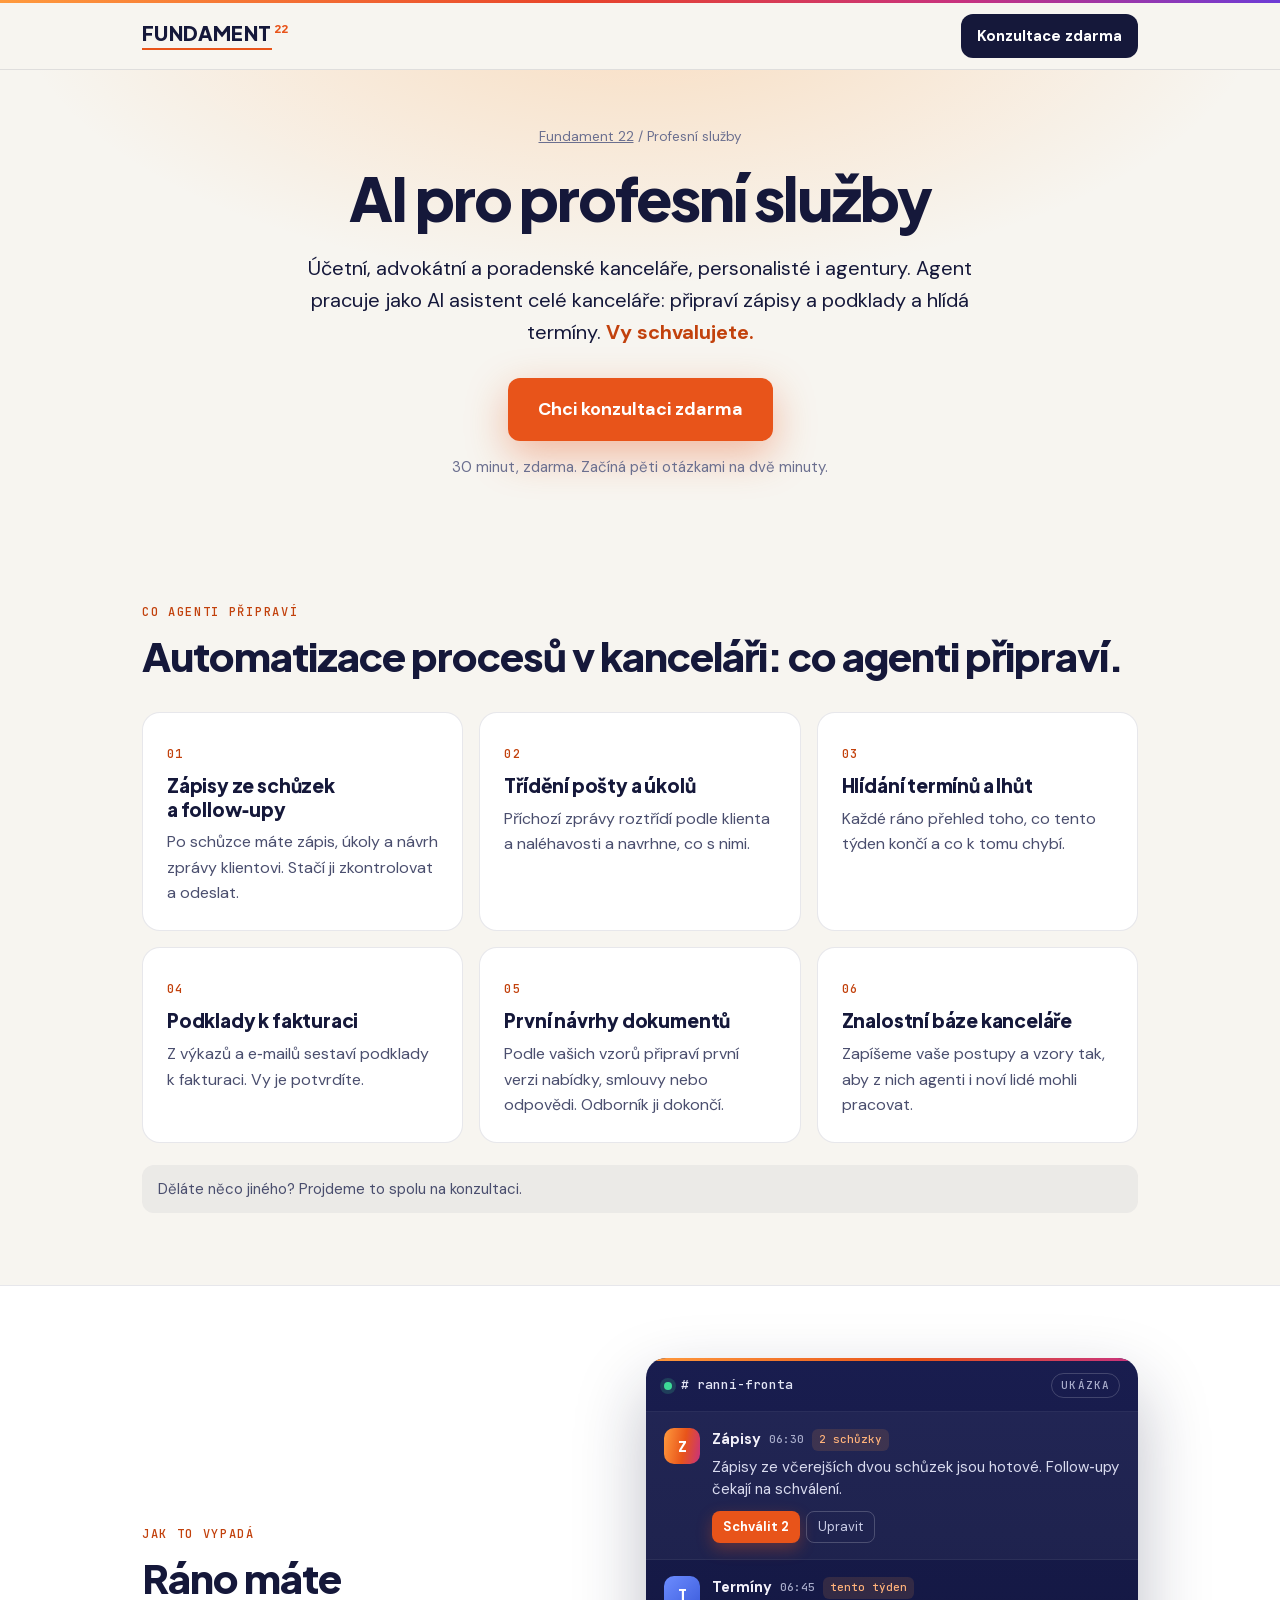
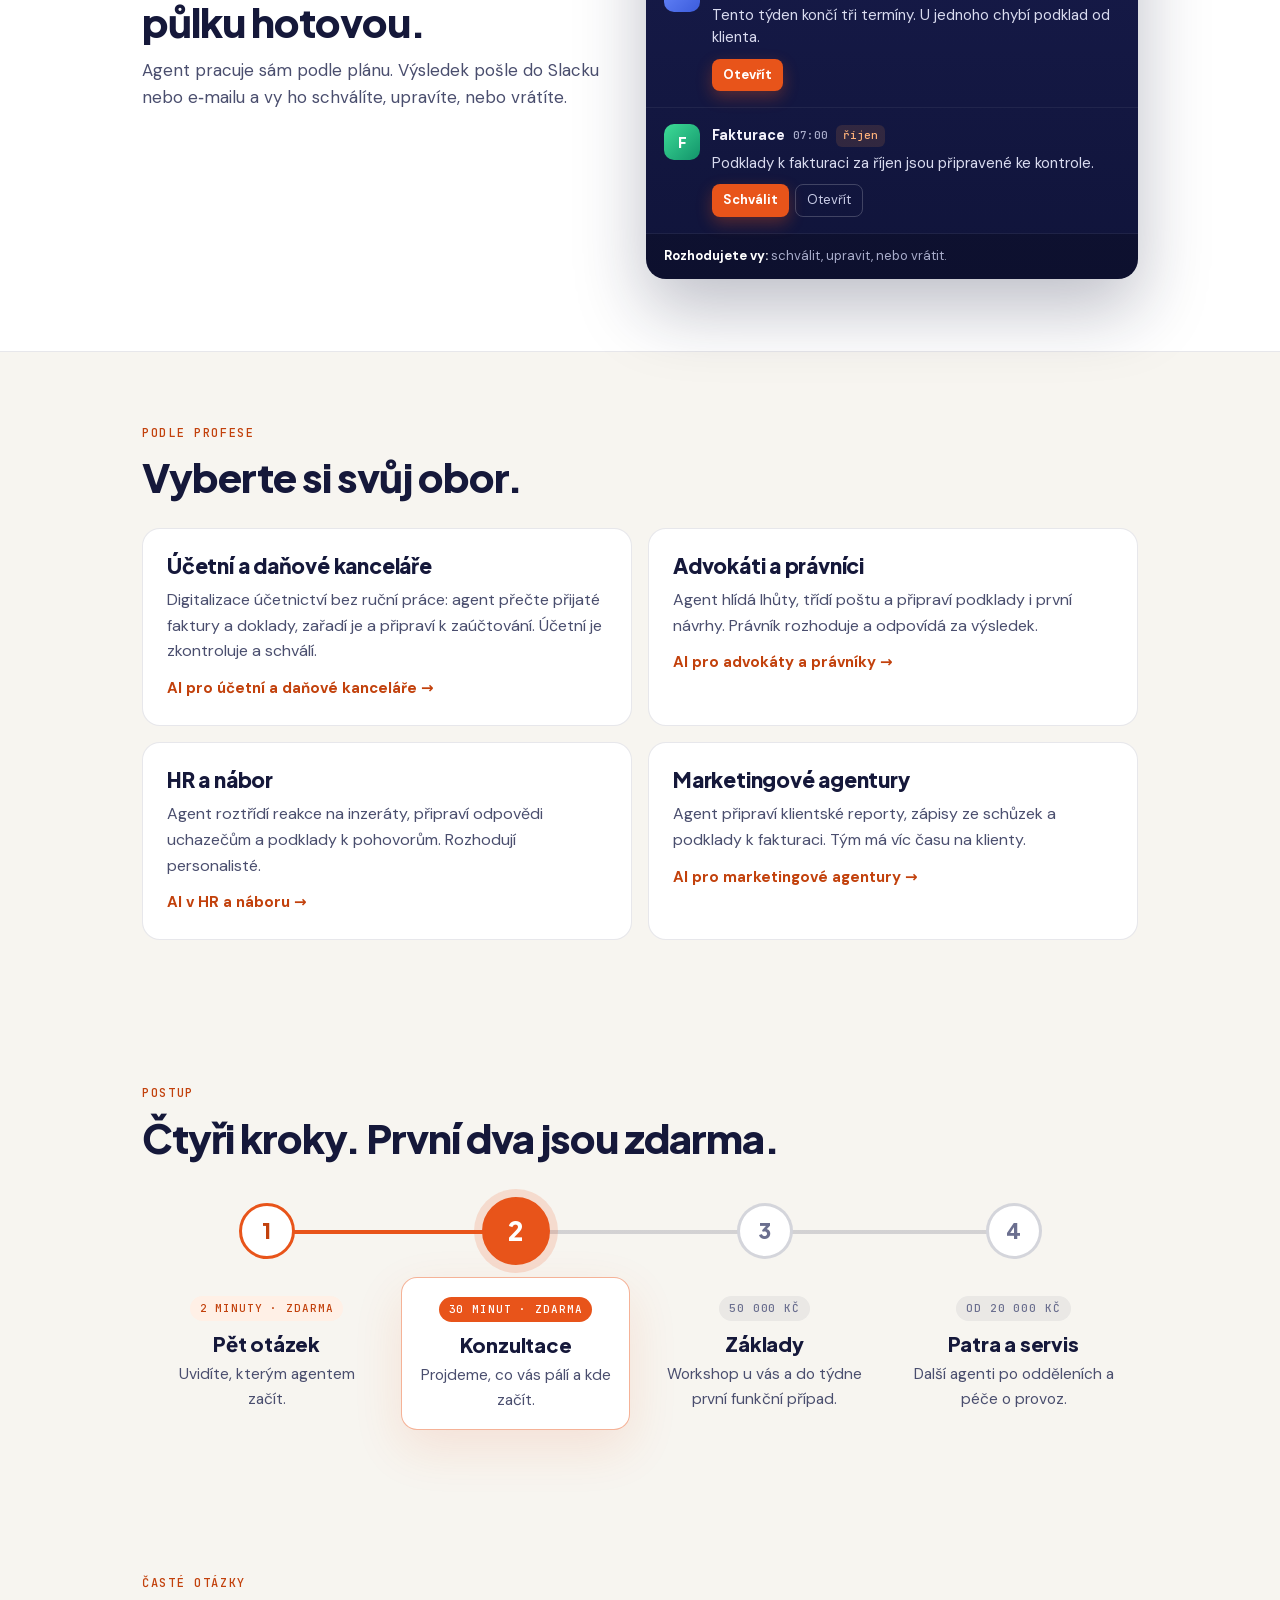
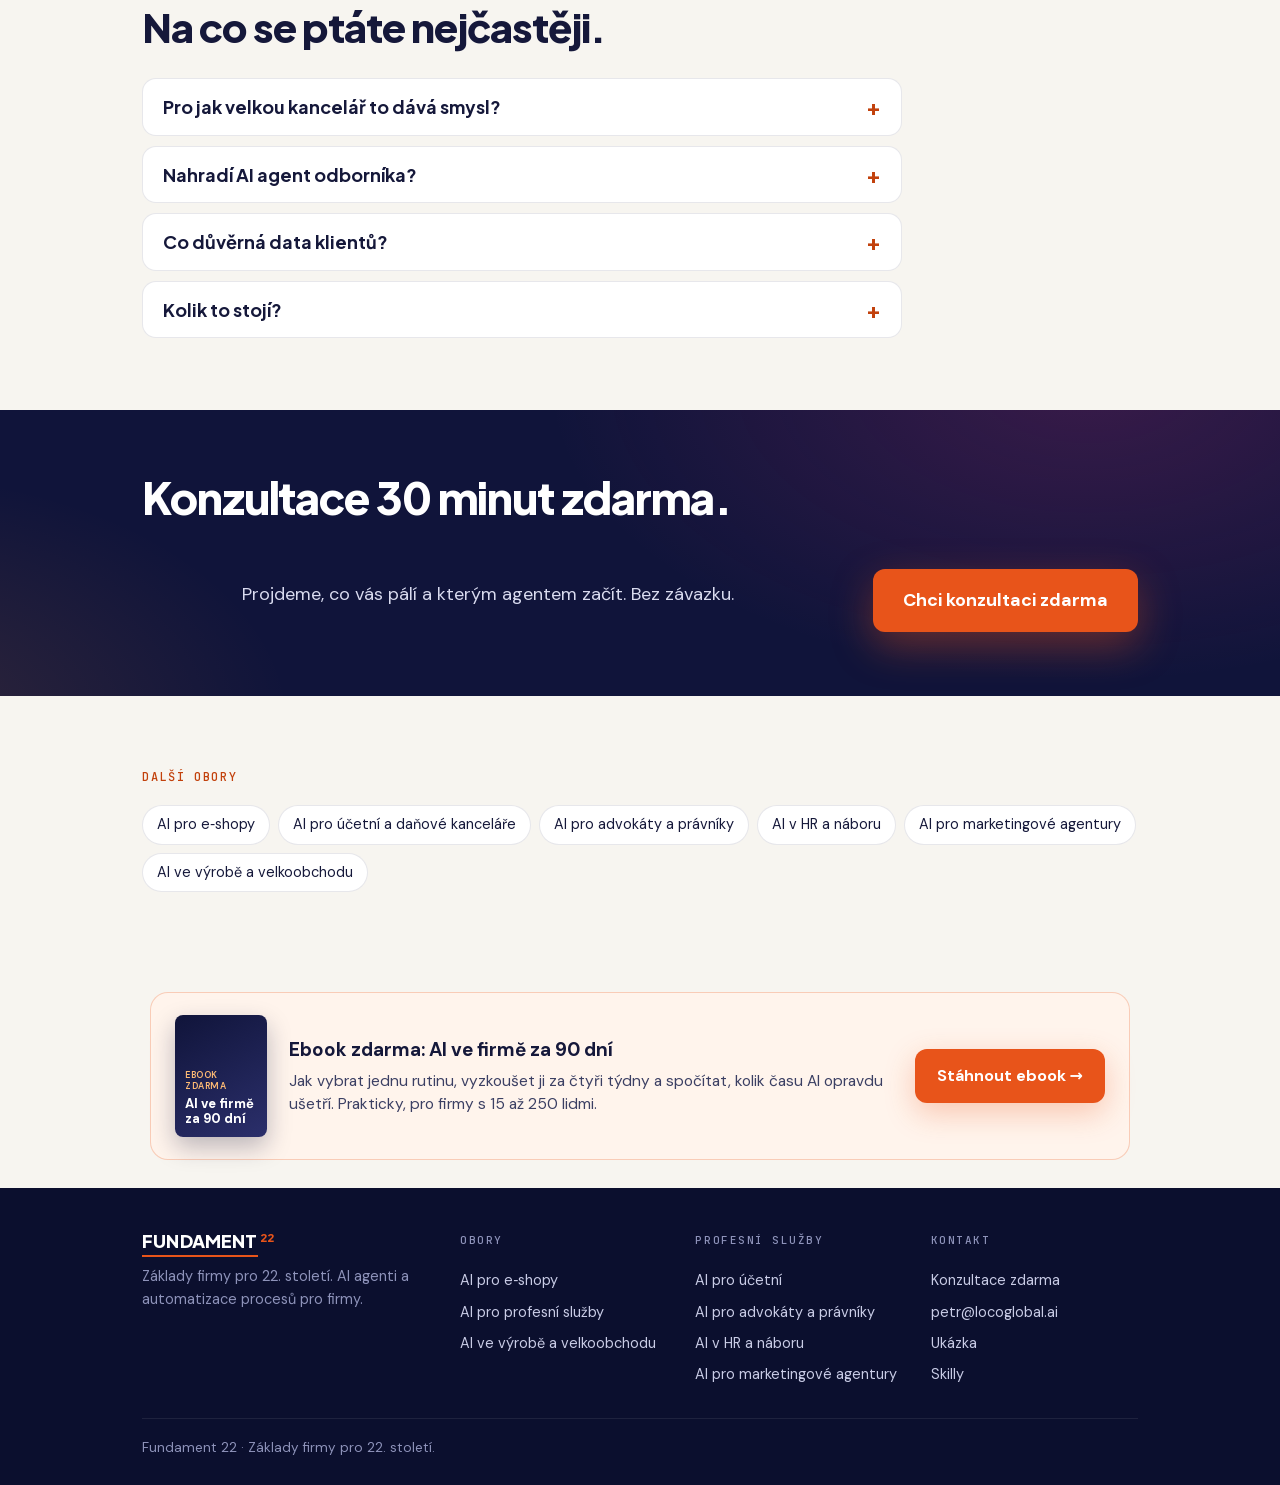
<file: ai-pro-profesni-sluzby/index.html>
<!doctype html>
<html lang="cs">
<head>
<meta charset="utf-8">
<meta name="viewport" content="width=device-width, initial-scale=1">
<title>AI pro profesní služby: účetní, advokáti, HR a agentury | Fundament 22</title>
<meta name="description" content="AI pro účetní, advokátní a poradenské kanceláře, personalisty a agentury. AI agenti připraví zápisy, podklady a hlídají termíny, vy schvalujete.">
<meta name="keywords" content="AI pro firmy, AI pro profesní služby, AI pro účetní, AI pro právníky, AI v HR, AI pro agentury, AI asistent, automatizace procesů, znalostní báze, zápisy ze schůzek">
<meta name="robots" content="index, follow">
<link rel="canonical" href="https://fundament22.com/ai-pro-profesni-sluzby/">
<meta property="og:type" content="website">
<meta property="og:locale" content="cs_CZ">
<meta property="og:site_name" content="Fundament 22">
<meta property="og:title" content="AI pro profesní služby — Fundament 22">
<meta property="og:description" content="AI pro účetní, advokátní a poradenské kanceláře, personalisty a agentury. AI agenti připraví zápisy, podklady a hlídají termíny, vy schvalujete.">
<meta property="og:url" content="https://fundament22.com/ai-pro-profesni-sluzby/">
<meta property="og:image" content="https://fundament22.com/assets/og-start.png">
<meta property="og:image:width" content="1200">
<meta property="og:image:height" content="630">
<meta name="twitter:card" content="summary_large_image">
<meta name="theme-color" content="#F7F5F0">
<link rel="icon" href="/assets/favicon.svg" type="image/svg+xml">
<link rel="apple-touch-icon" href="/assets/apple-touch-icon.png">
<link rel="preload" href="/assets/fonts/PlusJakartaSans-latin-ext-4.woff2" as="font" type="font/woff2" crossorigin>
<link rel="stylesheet" href="/assets/fonts.css">
<script type="application/ld+json">
{"@context": "https://schema.org", "@graph": [{"@type": "WebPage", "name": "AI pro profesní služby", "url": "https://fundament22.com/ai-pro-profesni-sluzby/", "inLanguage": "cs", "description": "AI pro účetní, advokátní a poradenské kanceláře, personalisty a agentury. AI agenti připraví zápisy, podklady a hlídají termíny, vy schvalujete.", "isPartOf": {"@type": "WebSite", "name": "Fundament 22", "url": "https://fundament22.com/"}}, {"@type": "BreadcrumbList", "itemListElement": [{"@type": "ListItem", "position": 1, "name": "Fundament 22", "item": "https://fundament22.com/"}, {"@type": "ListItem", "position": 2, "name": "Profesní služby", "item": "https://fundament22.com/ai-pro-profesni-sluzby/"}]}, {"@type": "Service", "name": "AI pro profesní služby", "description": "AI pro účetní, advokátní a poradenské kanceláře, personalisty a agentury. AI agenti připraví zápisy, podklady a hlídají termíny, vy schvalujete.", "areaServed": "CZ", "provider": {"@type": "Organization", "name": "Fundament 22"}, "offers": {"@type": "Offer", "name": "Úvodní konzultace 30 minut", "price": "0", "priceCurrency": "CZK"}}, {"@type": "FAQPage", "mainEntity": [{"@type": "Question", "name": "Pro jak velkou kancelář to dává smysl?", "acceptedAnswer": {"@type": "Answer", "text": "Pro každou, kde se opakuje stejná ruční práce: zápisy, třídění pošty, hlídání termínů, podklady k fakturaci. Rozsah si ujasníme na konzultaci."}}, {"@type": "Question", "name": "Nahradí AI agent odborníka?", "acceptedAnswer": {"@type": "Answer", "text": "Ne. Agent připraví podklad nebo první verzi. Odborník ji zkontroluje, dokončí a odpovídá za výsledek."}}, {"@type": "Question", "name": "Co důvěrná data klientů?", "acceptedAnswer": {"@type": "Answer", "text": "Je to první věc, kterou řešíme. Kde data zůstanou a kdo k nim má přístup, navrhneme v první analýze podle vašich pravidel."}}, {"@type": "Question", "name": "Kolik to stojí?", "acceptedAnswer": {"@type": "Answer", "text": "Úvodní konzultace na 30 minut je zdarma. Základy stojí v zaváděcí ceně 50 000 Kč, každé další patro 20 000 Kč a servis od 15 000 Kč měsíčně."}}]}]}
</script>
<style>
:root{--bg:#F7F5F0;--ink:#15183A;--ink2:#4A4E6E;--ink3:#6B6F8F;--line:rgba(21,24,58,.10);--or:#E8541A;--or2:#C2410C;--dark:#10143A;--card:#fff;
--disp:'Plus Jakarta Sans',system-ui,sans-serif;--mono:'JetBrains Mono',ui-monospace,monospace;--grad:linear-gradient(100deg,#FF9A3D,#E8541A 55%,#C8327E)}
*{box-sizing:border-box}
html{scroll-behavior:smooth;-webkit-text-size-adjust:100%}
body{margin:0;background:var(--bg);color:var(--ink);font-family:'DM Sans',system-ui,sans-serif;font-size:17px;line-height:1.6;-webkit-font-smoothing:antialiased}
a{color:var(--or2)}
.wrap{max-width:1040px;margin:0 auto;padding:0 22px}
.eyebrow{font-family:var(--mono);font-size:12px;letter-spacing:.14em;text-transform:uppercase;color:var(--or2);margin:0 0 12px}
h1,h2,h3{font-family:var(--disp);font-weight:800;letter-spacing:-.025em;line-height:1.08;margin:0;text-wrap:balance}
h1{font-size:clamp(36px,6.4vw,64px)}
h2{font-size:clamp(28px,4vw,40px)}
h3{font-size:19px;letter-spacing:-.01em;line-height:1.25}
p{margin:0}
.top{position:sticky;top:0;z-index:20;background:rgba(247,245,240,.86);backdrop-filter:blur(14px);-webkit-backdrop-filter:blur(14px);border-bottom:1px solid var(--line)}
.top::before{content:"";display:block;height:3px;background:linear-gradient(90deg,#FF9A3D,#E8442A 45%,#C8327E 75%,#6D3BD6)}
.top .wrap{display:flex;align-items:center;justify-content:space-between;gap:12px;padding-top:11px;padding-bottom:11px}
.logo{display:flex;align-items:center;gap:10px;text-decoration:none;color:var(--ink);font-family:var(--disp);font-weight:800;font-size:17px;letter-spacing:.01em;white-space:nowrap}
.logo .ai{color:var(--or)}
.top .btn{white-space:nowrap}
@media(max-width:420px){.logo{font-size:15px;gap:8px}.top .btn.sm{padding:9px 13px;font-size:14px}}
@media(max-width:375px){.logo{font-size:14px;gap:7px}.logo svg{width:23px;height:23px}.top .btn.sm{padding:8px 11px;font-size:13.5px}}
@media(max-width:340px){.logo{font-size:13px}.logo svg{display:none}}
.btn{display:inline-block;font-family:inherit;font-weight:700;font-size:16px;text-decoration:none;border-radius:12px;padding:14px 22px;background:var(--or);color:#fff;box-shadow:0 10px 30px rgba(232,84,26,.28);transition:transform .2s,box-shadow .2s}
.btn:hover{transform:translateY(-2px);box-shadow:0 14px 40px rgba(232,84,26,.38);color:#fff}
.btn.sm{padding:10px 16px;font-size:15px;box-shadow:none;background:var(--ink)}
.btn.ghost{background:#fff;color:var(--ink);box-shadow:none;border:1px solid rgba(21,24,58,.16)}
a:focus-visible,button:focus-visible{outline:2px solid var(--or);outline-offset:3px;border-radius:8px}
section{padding:72px 0}
.hero{padding:72px 0 56px;text-align:center}
.hero h1 span{color:var(--or)}
.hero .lead{max-width:640px;margin:22px auto 0;font-size:19px;color:var(--ink2)}
.cta{display:flex;flex-wrap:wrap;gap:12px;justify-content:center;margin-top:30px}
.pills{display:flex;flex-wrap:wrap;gap:8px 22px;justify-content:center;list-style:none;padding:0;margin:26px 0 0;font-size:14.5px;color:var(--ink3)}
.pills li::before{content:"●";color:var(--or);font-size:9px;margin-right:8px;vertical-align:2px}
.split{display:grid;gap:36px;align-items:center}
@media(min-width:860px){.split{grid-template-columns:1fr 1.05fr}}
.sub{margin-top:14px;color:var(--ink2)}
.white{background:#fff;border-top:1px solid var(--line);border-bottom:1px solid var(--line)}
.queue{position:relative;background:linear-gradient(180deg,#191D4F,#10143A);color:#F3F1FA;border-radius:20px;overflow:hidden;box-shadow:0 30px 70px rgba(21,24,58,.28)}
.queue::before{content:"";position:absolute;inset:0 0 auto 0;height:3px;background:var(--grad)}
.queue .qh{display:flex;justify-content:space-between;align-items:center;gap:10px;padding:15px 18px 13px;border-bottom:1px solid rgba(255,255,255,.08);font-size:13px;color:#A9ADCB}
.queue .ch{display:flex;align-items:center;gap:9px;font-family:var(--mono);color:#E4E6F5}
.queue .ch i{width:8px;height:8px;border-radius:50%;background:#3DDC97;box-shadow:0 0 0 4px rgba(61,220,151,.18)}
.queue .st{font-family:var(--mono);font-size:11px;letter-spacing:.1em;text-transform:uppercase;border:1px solid rgba(255,255,255,.18);border-radius:999px;padding:3px 9px}
.queue .m{display:flex;gap:12px;padding:16px 18px;border-bottom:1px solid rgba(255,255,255,.06)}
.queue .m.hot{background:rgba(255,255,255,.04)}
.queue .mb{flex:1;min-width:0}
.queue .mh{display:flex;flex-wrap:wrap;align-items:center;gap:4px 8px}
.av{flex:none;width:36px;height:36px;border-radius:10px;background:var(--grad);display:grid;place-items:center;font-family:var(--disp);font-weight:800;font-size:14px;color:#fff}
.av.b{background:linear-gradient(135deg,#6C8CFF,#3B5BDB)}.av.g{background:linear-gradient(135deg,#3DDC97,#12936A)}
.queue b{font-size:14.5px}.queue time{font-family:var(--mono);font-size:11px;color:#A9ADCB}
.queue .chip{font-family:var(--mono);font-size:11px;color:#FFB27A;background:rgba(255,154,61,.13);border-radius:6px;padding:2px 7px}
.queue .m p{font-size:15px;line-height:1.5;color:#D9DBEF;margin-top:4px}
.queue .act{display:flex;flex-wrap:wrap;gap:6px;margin-top:10px}
.queue .ok{font-size:13px;font-weight:700;color:#fff;background:var(--or);border-radius:8px;padding:6px 11px;box-shadow:0 6px 16px rgba(232,84,26,.32)}
.queue .no{font-size:13px;color:#C9CCE6;border:1px solid rgba(255,255,255,.2);border-radius:8px;padding:5px 11px}
.queue .qf{padding:12px 18px;font-size:13px;color:#A9ADCB;background:rgba(0,0,0,.2)}
.queue .qf b{color:#fff;font-size:13px}
.queue.anim .m{opacity:0;transform:translateY(12px)}
.queue.anim.in .m{opacity:1;transform:none;transition:opacity .5s ease,transform .5s ease}
.queue.anim.in .m:nth-child(3){transition-delay:.3s}.queue.anim.in .m:nth-child(4){transition-delay:.6s}
.ob h3 a{color:inherit;text-decoration:none}.ob h3 a:hover{color:var(--or2)}
.ob .more{display:inline-block;margin-top:14px;font-weight:700;font-size:15px;text-decoration:none}
.grid3{display:grid;gap:16px;margin-top:34px}
@media(min-width:760px){.grid3{grid-template-columns:repeat(3,1fr)}}
.card{background:var(--card);border:1px solid var(--line);border-radius:18px;padding:24px}
.card .n{font-family:var(--mono);font-size:12px;letter-spacing:.12em;color:var(--or2);margin-bottom:10px}
.card p{margin-top:8px;font-size:16px;color:var(--ink2)}
.card .price{font-family:var(--disp);font-weight:800;font-size:22px;letter-spacing:-.02em;margin-top:12px;color:var(--ink)}
.card.hl{border-color:rgba(232,84,26,.5);box-shadow:0 18px 50px rgba(232,84,26,.10)}
.fit{display:grid;gap:16px;margin-top:30px}
@media(min-width:760px){.fit{grid-template-columns:1fr 1fr}}
.fit ul{list-style:none;padding:0;margin:12px 0 0;display:grid;gap:8px;font-size:16px;color:var(--ink2)}
.fit li{display:flex;gap:10px}.fit li::before{flex:none;font-weight:800}
.fit .yes li::before{content:"✓";color:#127552}.fit .nope li::before{content:"✕";color:#B3261E}
.demo{display:flex;flex-wrap:wrap;gap:18px 30px;align-items:center;justify-content:space-between}
.demo p{color:var(--ink2);margin-top:8px;max-width:560px}
.hero{background:radial-gradient(900px 420px at 50% -80px,rgba(255,154,61,.28),transparent 70%)}
.hero h1{font-size:clamp(38px,7vw,72px);letter-spacing:-.035em}
.hero .lead{font-size:20px;color:var(--ink)}
.hero .lead b{color:var(--or2)}
.free{display:inline-flex;align-items:center;gap:12px;margin-bottom:26px;padding:6px 18px 6px 6px;border-radius:999px;background:#fff;border:1px solid rgba(232,84,26,.35);box-shadow:0 8px 26px rgba(232,84,26,.14);font-weight:600;font-size:15.5px;color:var(--ink);text-decoration:none}
.free b{background:var(--or);color:#fff;border-radius:999px;padding:5px 13px;font-family:var(--mono);font-size:12px;letter-spacing:.12em;text-transform:uppercase}
.btn.big{font-size:18px;padding:17px 30px;box-shadow:0 14px 40px rgba(232,84,26,.38)}
.btn.white{background:#fff;color:var(--or2);box-shadow:0 10px 30px rgba(0,0,0,.18);white-space:nowrap}
.btn.white:hover{color:var(--or2)}
.flow{list-style:none;padding:0;margin:44px 0 0;display:grid;grid-template-columns:repeat(4,1fr);gap:0;position:relative}
.flow::before{content:"";position:absolute;left:12.5%;right:12.5%;top:27px;height:4px;border-radius:4px;background:linear-gradient(90deg,var(--or) 0,var(--or) 34%,rgba(21,24,58,.16) 34%)}
.flow li{position:relative;padding:0 10px;text-align:center}
.flow .dot{position:relative;z-index:1;display:grid;place-items:center;width:56px;height:56px;margin:0 auto 18px;border-radius:50%;background:#fff;border:3px solid rgba(21,24,58,.18);font-family:var(--disp);font-weight:800;font-size:21px;color:var(--ink3)}
.flow .free1 .dot{border-color:var(--or);color:var(--or2)}
.flow .main .dot{background:var(--or);border-color:var(--or);color:#fff;width:68px;height:68px;margin-top:-6px;margin-bottom:12px;font-size:26px;box-shadow:0 0 0 8px rgba(232,84,26,.16)}
.flow .tag{display:inline-block;font-family:var(--mono);font-size:11px;letter-spacing:.08em;text-transform:uppercase;color:var(--ink3);background:rgba(21,24,58,.06);border-radius:999px;padding:4px 10px;margin-bottom:10px}
.flow .free1 .tag{background:#FFF0E6;color:var(--or2)}
.flow .main .tag{background:var(--or);color:#fff}
.flow h3{font-size:20px}
.flow p{font-size:15.5px;color:var(--ink2);margin-top:6px}
.flow .main .fb{background:#fff;border:1px solid rgba(232,84,26,.45);border-radius:16px;padding:16px 14px;box-shadow:0 18px 50px rgba(232,84,26,.12)}
.flow li:not(.main) .fb{padding:16px 6px}
.flownote{margin-top:26px;text-align:center;font-weight:600;color:var(--ink2)}
@media(max-width:820px){
.flow{grid-template-columns:1fr;gap:18px;margin-top:32px}
.flow::before{left:27px;right:auto;top:28px;bottom:60px;width:4px;height:auto;background:linear-gradient(180deg,var(--or) 0,var(--or) 34%,rgba(21,24,58,.16) 34%)}
.flow li{display:flex;gap:16px;text-align:left;padding:0;align-items:flex-start}
.flow .dot,.flow .main .dot{flex:none;width:56px;height:56px;margin:0;font-size:21px}
.flow li:not(.main) .fb{padding:4px 0 0}
.flow .fb{flex:1}
}
.band{background:var(--or);color:#fff;padding:52px 0;background-image:linear-gradient(100deg,#FF8A2A,#E8541A 50%,#C8327E)}
.band .wrap{display:flex;flex-wrap:wrap;gap:22px 40px;align-items:center;justify-content:space-between}
.band h2{color:#fff;font-size:clamp(28px,4.4vw,44px)}
.band p{margin-top:10px;font-size:18px;max-width:560px;color:#FFE9DC}
.herostat{display:inline-flex;align-items:center;gap:14px;margin:26px auto 0;padding:14px 22px;border-radius:18px;background:var(--dark);color:#fff;text-decoration:none;box-shadow:0 18px 50px rgba(21,24,58,.22)}
.herostat .was,.uc .was{font-family:var(--disp);font-weight:800;color:#8E93BA;text-decoration:line-through;text-decoration-thickness:2px}
.herostat .was{font-size:28px}.herostat .arr{color:#FF9A3D;font-size:24px;font-weight:800}
.herostat .now{font-family:var(--disp);font-weight:800;font-size:44px;letter-spacing:-.03em;color:#FF7A2F;line-height:1}
.herostat .what{font-size:14px;line-height:1.35;color:#D9DBEF;text-align:left;border-left:1px solid rgba(255,255,255,.18);padding-left:14px}
.herostat .was,.herostat .now,.herostat .arr,.uc .nums span{white-space:nowrap}
@media(max-width:600px){.herostat{gap:10px;padding:12px 16px}.herostat .was{font-size:22px}.herostat .now{font-size:36px}.herostat .what{font-size:13px;padding-left:10px}}
.ucs{display:grid;gap:16px;margin-top:32px}
@media(min-width:640px){.ucs{grid-template-columns:1fr 1fr}}
@media(min-width:960px){.ucs{grid-template-columns:repeat(3,1fr)}}
.uc{background:#fff;border:1px solid var(--line);border-radius:18px;padding:22px}
.uc:first-child{border-color:rgba(232,84,26,.5);box-shadow:0 18px 50px rgba(232,84,26,.12)}
.uc .nums{display:flex;align-items:baseline;gap:10px;margin-top:12px}
.uc .was{font-size:22px;color:var(--ink3)}
.uc .arr{color:var(--or);font-weight:800;font-size:20px}
.uc .now{font-family:var(--disp);font-weight:800;font-size:40px;letter-spacing:-.03em;line-height:1;color:var(--or)}
.uc .per{font-family:var(--mono);font-size:11px;letter-spacing:.1em;text-transform:uppercase;color:var(--ink3);margin-left:2px}
.bars{position:relative;height:10px;margin:14px 0 12px}
.bars i{position:absolute;left:0;top:0;height:10px;border-radius:6px}
.bars .b1{width:100%;background:rgba(21,24,58,.10)}
.bars .b2{background:var(--or)}
.uc p{font-size:15.5px;color:var(--ink2)}
.est{margin-top:22px;font-size:15px;color:var(--ink2);background:rgba(21,24,58,.05);border-radius:12px;padding:12px 16px}
.est b{color:var(--ink)}
/* ---------- online analýza (formulář z FIREMNI AI) ---------- */
.az{background:var(--dark);color:#fff;padding:80px 0;background-image:radial-gradient(900px 500px at 85% -10%,rgba(200,50,126,.22),transparent 60%),radial-gradient(700px 420px at -10% 110%,rgba(255,154,61,.14),transparent 60%);scroll-margin-top:60px;
--line:#3a3e5e;--muted:#a9adcb;--soft:#d9dbef;--acard:#1d2150;--bg2:#15183a;--o1:#ff9a3d;font-family:var(--disp);font-size:16px;line-height:1.5}
.az .in{max-width:760px;margin:0 auto;padding:0 20px}
.az .hd{display:flex;justify-content:space-between;align-items:center;gap:10px;margin-bottom:10px}
.az .mono{font-family:var(--mono);letter-spacing:.06em;text-transform:uppercase;font-size:12px;color:var(--o1)}
.az .bar{height:4px;background:var(--line);border-radius:4px;overflow:hidden;margin:4px 0 28px}
.az .bar i{display:block;height:100%;width:0;background:var(--grad);transition:width .35s ease}
.az h2{font-size:clamp(26px,5.4vw,38px);line-height:1.15;margin:8px 0 10px;letter-spacing:-.015em;color:#fff}
.az h2:focus{outline:none}
.az h3{font-size:18px;margin:0 0 4px;font-weight:700;color:#fff}
.az p{margin:0 0 14px;color:var(--soft)}
.az .lead{font-size:18px;max-width:56ch}
.az .hint{color:var(--muted);font-size:14px}
.az .grad{background:var(--grad);-webkit-background-clip:text;background-clip:text;color:transparent}
.az .btn{appearance:none;border:0;cursor:pointer;font:inherit;font-weight:700;border-radius:12px;padding:15px 22px;min-height:52px;color:#fff;background:var(--grad);box-shadow:0 8px 28px rgba(232,84,26,.35)}
.az .btn:disabled{opacity:.4;cursor:not-allowed;box-shadow:none;transform:none}
.az .btn:focus-visible,.az .opt:focus-visible,.az input:focus-visible{outline:2px solid var(--o1);outline-offset:2px}
.az .row{display:flex;gap:10px;flex-wrap:wrap;align-items:center;margin-top:22px}
.az .pills{justify-content:flex-start;color:var(--muted);margin-top:22px}
.az .pills li::before{color:var(--o1)}
.az .opts{display:grid;gap:10px;margin-top:20px}
.az .opt{appearance:none;font:inherit;text-align:left;color:#fff;background:var(--acard);border:1px solid var(--line);border-radius:14px;padding:16px 18px;min-height:58px;cursor:pointer;display:flex;gap:14px;align-items:center;transition:border-color .15s}
.az .opt:hover{border-color:var(--o1)}
.az .opt[aria-pressed="true"]{border-color:var(--o1);background:#262a60}
.az .opt b{font-weight:700;display:block}
.az .opt small{color:var(--muted);font-size:14px;display:block}
.az .opt .k{flex:none;width:28px;height:28px;border-radius:8px;border:1px solid var(--line);display:grid;place-items:center;font-family:var(--mono);font-size:12px;color:var(--muted)}
.az .opt[aria-pressed="true"] .k{background:var(--grad);border-color:transparent;color:#fff}
.az .card{background:var(--acard);border:1px solid var(--line);border-radius:16px;padding:20px}
.az .verdict{border-left:4px solid var(--o1)}
.az .tasks{display:grid;gap:10px;margin:16px 0 0;padding:0;list-style:none}
.az .task{display:flex;gap:14px;align-items:flex-start;background:var(--bg2);border:1px solid var(--line);border-radius:14px;padding:14px 16px}
.az .task .n{flex:none;font-family:var(--mono);color:var(--o1);font-size:13px;padding-top:3px}
.az .task p{margin:0;font-size:15px}
.az .locked{position:relative;margin-top:10px}
.az .locked .blur{filter:blur(6px);opacity:.55;pointer-events:none;user-select:none;max-height:104px;overflow:hidden}
.az .locked .veil{position:absolute;inset:0;display:grid;place-items:center;text-align:center;padding:16px}
.az .veil span{background:rgba(16,20,58,.85);border:1px solid var(--line);border-radius:999px;padding:8px 14px;font-size:14px;font-weight:600}
.az form{display:grid;gap:12px;margin-top:14px}
.az label{display:grid;gap:6px;font-size:14px;color:var(--soft);font-weight:600}
.az input{font:inherit;font-size:16px;color:#fff;background:var(--bg2);border:1px solid var(--line);border-radius:12px;padding:14px;min-height:52px;width:100%}
.az input::placeholder{color:#6b6f8f}
.az .two{display:grid;gap:12px}
@media(min-width:620px){.az .two{grid-template-columns:1fr 1fr}.az .opts.c2{grid-template-columns:1fr 1fr}}
.az .err{color:#ff8f8f;font-size:14px;min-height:20px;margin:0}
.az .legal{font-size:12.5px;color:var(--muted);margin:0}
.az .slack{background:#0c0f2c;border:1px solid var(--line);border-radius:16px;overflow:hidden;margin-top:16px}
.az .slack .top{position:static;display:flex;justify-content:space-between;gap:8px;padding:12px 16px;border-bottom:1px solid var(--line);font-size:13px;color:var(--muted);background:none;backdrop-filter:none}
.az .slack .top::before{display:none}
.az .msg{display:flex;gap:12px;padding:14px 16px;border-bottom:1px solid rgba(58,62,94,.5)}
.az .msg:last-child{border-bottom:0}
.az .msg b{font-size:14px}
.az .msg time{font-family:var(--mono);font-size:11px;color:var(--muted);margin-left:8px}
.az .msg p{margin:2px 0 0;font-size:15px}
.az .note{border:1px dashed var(--o1);border-radius:12px;padding:12px 14px;font-size:14px;color:var(--soft);margin-top:14px}
.az .steps{counter-reset:s;display:grid;gap:10px;margin:14px 0 0;padding:0;list-style:none}
.az .steps li{counter-increment:s;display:flex;gap:12px;font-size:15px;color:var(--soft)}
.az .steps li::before{content:counter(s);flex:none;width:26px;height:26px;border-radius:50%;border:1px solid var(--o1);color:var(--o1);display:grid;place-items:center;font-family:var(--mono);font-size:12px}
.az a{color:var(--o1)}
.az .back{background:none;border:0;color:var(--muted);font:inherit;font-size:14px;cursor:pointer;padding:10px 0;margin-top:14px}
.az .fade{animation:azf .3s ease}
@keyframes azf{from{transform:translateY(8px)}to{transform:none}}
.az section{padding:0}.az section+section{margin-top:22px}
footer{background:#0B0F2E;color:#8E93BA;padding:28px 0;font-size:14px}
footer .wrap{display:flex;flex-wrap:wrap;gap:10px 24px;justify-content:space-between;align-items:center}
footer a{color:#C9CCE6}
.micro{margin-top:14px;font-size:15px;color:var(--ink3)}
.saves{max-width:540px;margin:28px auto 0;background:var(--dark);color:#fff;border-radius:20px;box-shadow:0 18px 50px rgba(21,24,58,.22);overflow:hidden;text-align:left}
.saves .track{display:flex;overflow-x:auto;scroll-snap-type:x mandatory;scrollbar-width:none;overscroll-behavior-x:contain}
.saves .track::-webkit-scrollbar{display:none}
.saves .slide{flex:0 0 100%;scroll-snap-align:start;padding:22px 26px 6px}
.saves .k{font-family:var(--mono);font-size:12px;letter-spacing:.1em;text-transform:uppercase;color:#FF9A3D}
.saves .nums{display:flex;align-items:baseline;gap:12px;margin-top:10px;white-space:nowrap}
.saves .was{font-family:var(--disp);font-weight:800;font-size:26px;color:#8E93BA;text-decoration:line-through;text-decoration-thickness:2px}
.saves .arr{color:#FF9A3D;font-size:24px;font-weight:800}
.saves .now{font-family:var(--disp);font-weight:800;font-size:48px;letter-spacing:-.03em;line-height:1;color:#FF7A2F}
.saves .per{font-family:var(--mono);font-size:11px;letter-spacing:.1em;text-transform:uppercase;color:#A9ADCB}
.saves .slide>p:last-child{margin-top:12px;font-size:16px;line-height:1.45;color:#D9DBEF}
.saves .foot{display:flex;align-items:center;justify-content:space-between;gap:12px;padding:6px 16px 10px 26px;font-size:12.5px;color:#8E93BA}
.saves .dots{display:flex}
.saves .dots button{appearance:none;border:0;background:none;padding:0;width:28px;height:28px;display:grid;place-items:center;cursor:pointer}
.saves .dots button::before{content:"";width:8px;height:8px;border-radius:8px;background:rgba(255,255,255,.3);transition:width .25s,background .25s}
.saves .dots button[aria-current="true"]::before{width:20px;background:#FF7A2F}
.saves .dots button:focus-visible{outline:2px solid #FF9A3D;outline-offset:-4px}
@media(max-width:600px){.saves{margin-top:22px}.saves .slide{padding:18px 20px 4px}.saves .was{font-size:22px}.saves .now{font-size:42px}.saves .slide>p:last-child{font-size:15.5px}.saves .foot{padding-left:20px}}
.ob ul{list-style:none;padding:0;margin:12px 0 0;display:grid;gap:8px;font-size:16px;color:var(--ink2)}
.ob li{display:flex;gap:10px}.ob li::before{content:"→";flex:none;color:var(--or);font-weight:800}
@media(max-width:759px){.ob{gap:12px;margin-top:22px}.ob .card{padding:18px 20px}.ob ul{gap:6px;font-size:15.5px}}
.az .verdict h2{font-size:clamp(22px,4.6vw,30px);margin:0 0 6px}
.az .cal{display:inline-block;text-decoration:none;color:#fff;margin-top:6px}
@media(max-width:639px){
.ucs{gap:0;margin-top:22px;background:#fff;border:1px solid var(--line);border-radius:18px;padding:2px 18px}
.uc,.uc:first-child{display:grid;grid-template-columns:1fr auto;align-items:center;gap:8px 12px;padding:14px 0;border:0;border-bottom:1px solid var(--line);border-radius:0;box-shadow:none;background:none}
.uc:last-child{border-bottom:0}
.uc h3{font-size:16px}
.uc .nums{margin:0;gap:6px;justify-content:flex-end;flex-wrap:wrap}
.uc .was{font-size:15px}.uc .arr{font-size:14px}.uc .now{font-size:24px}
.uc .per{flex-basis:100%;text-align:right;margin:0;font-size:10px}
.uc .bars{grid-column:1/-1;margin:0;height:6px}.uc .bars i{height:6px}
.uc p{display:none}
}
@media(max-width:600px){section{padding:44px 0}.hero{padding:40px 0 40px}.btn{width:100%;text-align:center}.top .btn{width:auto}.az{padding:44px 0 52px}.az .cal{width:100%;text-align:center}
.free{margin-bottom:20px}.flow{gap:14px;margin-top:26px}.flownote{margin-top:20px}.queue .m{padding:12px 16px}.az .bar{margin-bottom:20px}}
@media(prefers-reduced-motion:reduce){*{animation:none!important;transition:none!important}html{scroll-behavior:auto}}
.saves{position:relative;background:linear-gradient(160deg,#1C2058 0%,#10143A 62%);box-shadow:0 26px 60px rgba(21,24,58,.3)}
.saves::before{content:"";position:absolute;inset:0 0 auto 0;height:3px;background:var(--grad);z-index:1}
.saves .sh{display:flex;justify-content:space-between;align-items:center;gap:10px}
.saves .pct{flex:none;font-family:var(--mono);font-size:12px;font-weight:700;color:#10143A;background:linear-gradient(100deg,#FFB067,#FF7A2F);border-radius:999px;padding:4px 10px;white-space:nowrap}
.saves .tb{display:grid;gap:7px;margin-top:16px}
.saves .br{display:grid;grid-template-columns:82px 1fr;align-items:center;gap:10px;font-family:var(--mono);font-size:11px;letter-spacing:.06em;text-transform:uppercase;color:#8E93BA}
.saves .br i{display:block;height:8px;border-radius:8px;background:rgba(255,255,255,.16)}
.saves .br.on{color:#FFB27A}
.saves .br.on i{background:var(--grad);box-shadow:0 0 14px rgba(255,122,47,.5)}
.cmp{display:grid;gap:16px;margin-top:34px}
@media(min-width:760px){.cmp{grid-template-columns:repeat(3,1fr)}}
.cmp .card{position:relative}
.cmp dl{margin:14px 0 0;display:grid;gap:12px}
.cmp dt{font-family:var(--mono);font-size:11px;letter-spacing:.1em;text-transform:uppercase;color:var(--ink3)}
.cmp dd{margin:2px 0 0;font-size:16px;color:var(--ink2)}
.cmp .pick{position:absolute;top:-11px;left:22px;font-family:var(--mono);font-size:11px;letter-spacing:.1em;text-transform:uppercase;color:#fff;background:var(--or);border-radius:999px;padding:3px 10px}
.faq{max-width:760px;margin:30px 0 0;display:grid;gap:10px}
.faq details{background:var(--bg);border:1px solid var(--line);border-radius:14px;padding:0 20px}
.faq summary{cursor:pointer;font-family:var(--disp);font-weight:700;font-size:18px;line-height:1.3;padding:16px 0;list-style:none;display:flex;justify-content:space-between;gap:12px}
.faq summary::-webkit-details-marker{display:none}
.faq summary::after{content:"+";flex:none;color:var(--or2);font-size:22px;line-height:1}
.faq details[open] summary::after{content:"–"}
.faq details p{margin:0 0 18px;color:var(--ink2)}
footer{padding:44px 0 26px;font-size:14.5px}
footer .wrap{display:block}
footer a{text-decoration:none}footer a:hover{color:#fff;text-decoration:underline}
.fcols{display:grid;gap:28px}
@media(min-width:640px){.fcols{grid-template-columns:1fr 1fr}}
@media(min-width:900px){.fcols{grid-template-columns:1.4fr 1fr 1fr 1fr}}
.fbrand b{font-family:var(--disp);font-weight:800;font-size:18px;letter-spacing:.01em;color:#fff}
.fbrand p{margin-top:8px;max-width:300px}
footer h4{font-family:var(--mono);font-size:11px;letter-spacing:.14em;text-transform:uppercase;color:#8E93BA;margin:0 0 12px;font-weight:400}
footer nav{display:grid;gap:8px;align-content:start}
.fbot{display:flex;flex-wrap:wrap;gap:8px 24px;justify-content:space-between;margin-top:32px;padding-top:18px;border-top:1px solid rgba(255,255,255,.08);font-size:13.5px}
.logo{font-size:20px;letter-spacing:.02em}
.wm{display:inline-flex;align-items:flex-start;line-height:1}
.wm b{font-family:var(--disp);font-weight:800;padding-bottom:5px;border-bottom:2px solid var(--or)}
.wm sup{font-family:var(--disp);font-weight:800;font-size:.56em;line-height:1;color:var(--or);margin-left:2px;vertical-align:baseline;position:static}
@media(max-width:420px){.logo{font-size:18px}}
@media(max-width:375px){.logo{font-size:17px}}
@media(max-width:340px){.logo{font-size:15px}}
.fbrand .wm{font-size:20px;letter-spacing:.02em;color:#fff}
.ob6{grid-template-columns:1fr}
@media(min-width:640px){.ob6{grid-template-columns:1fr 1fr}}
@media(min-width:960px){.ob6{grid-template-columns:repeat(3,1fr)}}
.ob .ico{display:grid;place-items:center;width:44px;height:44px;border-radius:12px;background:#FFF0E6;color:var(--or2);margin-bottom:14px}
.ob6 h3{font-size:20px;line-height:1.2}
.est a{font-weight:700}
.who{display:grid;gap:28px;margin-top:26px;align-items:start}
@media(min-width:860px){.who{grid-template-columns:1.1fr 1fr}}
.story p{color:var(--ink2);margin-top:14px;font-size:18px}
.story p:first-child{margin-top:0;color:var(--ink)}
.ppl{display:flex;flex-wrap:wrap;gap:14px 28px;margin-top:26px}
.pp{display:flex;align-items:center;gap:12px}
.pp b{display:block;font-family:var(--disp);font-size:17px;line-height:1.2}
.pp small{font-family:var(--mono);font-size:11px;letter-spacing:.1em;text-transform:uppercase;color:var(--ink3)}
.runs ul{list-style:none;padding:0;margin:0 0 20px;display:grid;gap:10px;font-size:16px;color:var(--ink2)}
.runs ul:last-child{margin-bottom:0}
.runs li{display:flex;gap:10px}
.runs li::before{flex:none;font-weight:800}
.runs .yes li::before{content:"✓";color:#127552}
.runs .todo li::before{content:"○";color:var(--or2)}
.saves .nums{justify-content:center;margin-top:14px}
.saves .now{font-size:56px}
.saves .steps{display:grid;grid-template-columns:1fr 1fr 1fr;gap:8px;margin:18px 0 6px;position:relative}
.saves .steps::before{content:"";position:absolute;left:16%;right:16%;top:19px;height:2px;background:linear-gradient(90deg,rgba(255,255,255,.18),#FF7A2F 50%,rgba(255,255,255,.18))}
.saves .st{position:relative;text-align:center}
.saves .ic{width:40px;height:40px;border-radius:12px;margin:0 auto 8px;display:grid;place-items:center;background:#262A66;border:1px solid rgba(255,255,255,.14)}
.saves .st.mid .ic{background:var(--grad);border-color:transparent;box-shadow:0 0 18px rgba(255,122,47,.5)}
.saves .st b{display:block;font-size:14px;line-height:1.25;color:#fff}
.saves .st span{display:block;font-size:12.5px;line-height:1.3;color:#A9ADCB;margin-top:2px}
@media(max-width:600px){.saves .now{font-size:48px}.saves .st b{font-size:13px}.saves .st span{font-size:12px}}
a.pp{text-decoration:none;color:inherit}
.pp img{flex:none;width:60px;height:60px;border-radius:50%;object-fit:cover;border:2px solid #fff;box-shadow:0 4px 14px rgba(21,24,58,.16)}
.pp .li{display:block;font-size:13.5px;font-weight:700;color:var(--or2);margin-top:3px}
a.pp:hover .li{text-decoration:underline}
.tools{list-style:none;padding:0;margin:28px 0 0;display:flex;flex-wrap:wrap;gap:12px}
.tools li{display:flex;align-items:center;gap:12px;background:#fff;border:1px solid var(--line);border-radius:14px;padding:14px 20px;font-family:var(--disp);font-weight:800;font-size:18px;color:var(--ink)}
.tools svg{flex:none;color:var(--ink)}
.tm{margin-top:14px;font-size:13px;color:var(--ink3)}
@media(max-width:600px){.tools li{flex:1 1 100%;padding:12px 16px;font-size:17px}}
.qz{text-align:center}
.qz h2{font-size:clamp(30px,5vw,48px)}
.qz .qsub{font-family:var(--disp);font-weight:800;font-size:clamp(22px,3.4vw,32px);letter-spacing:-.02em;color:var(--or);margin-top:8px}
.qz .sub{max-width:620px;margin-left:auto;margin-right:auto}
.ours{margin-top:34px;background:var(--dark);color:#fff;border-radius:20px;padding:28px 26px}
.ours h3{font-size:clamp(22px,3vw,28px);color:#fff}
.ours>p{margin-top:10px;color:#D9DBEF}
.nums4{display:grid;gap:18px 22px;margin-top:22px;grid-template-columns:1fr 1fr}
@media(min-width:860px){.nums4{grid-template-columns:repeat(4,1fr)}}
.nums4 b{display:block;font-family:var(--disp);font-weight:800;font-size:clamp(24px,2.6vw,30px);letter-spacing:-.03em;line-height:1.1;color:#FF7A2F;white-space:nowrap}
.nums4 span{display:block;margin-top:6px;font-size:14.5px;line-height:1.35;color:#C9CCE6}
.ours .tm{color:#8E93BA}
@media(max-width:600px){.ours{padding:22px 18px}}
.pr .price s{font-size:16px;font-weight:700;color:var(--ink3);margin-right:6px}
.pr .pn{font-family:var(--mono);font-size:12px;line-height:1.5;color:var(--ink3);margin-top:6px}
.pr h3{font-size:21px}
.mem{margin:34px 0 0;display:grid;grid-template-columns:1fr auto 1.3fr auto 1fr;gap:10px;align-items:center}
.mcol{display:grid;gap:8px}
.mcol .n{font-family:var(--mono);font-size:12px;letter-spacing:.12em;text-transform:uppercase;color:var(--or2);margin:0 0 2px}
.mcol span{background:#fff;border:1px solid var(--line);border-radius:10px;padding:9px 12px;font-size:15px;font-weight:600}
.mcore{background:var(--dark);color:#fff;border-radius:18px;padding:22px 16px;text-align:center;box-shadow:0 18px 44px rgba(21,24,58,.22);border-top:3px solid var(--or)}
.mcore b{display:block;font-family:var(--disp);font-size:22px;letter-spacing:-.02em}
.mcore small{display:block;margin-top:6px;font-size:13.5px;line-height:1.35;color:#C9CCE6}
.marr{display:grid;gap:8px;width:34px}
.marr i{display:block;height:2px;background:var(--or);position:relative}
.marr i::after{content:"";position:absolute;right:-1px;top:-4px;border:5px solid transparent;border-left-color:var(--or)}
.marr i:last-child{transform:scaleX(-1)}
.mem figcaption{grid-column:1/-1;text-align:center;font-size:14.5px;color:var(--ink3);margin-top:6px}
@media(max-width:700px){.mem{grid-template-columns:1fr}.marr{width:2px;height:26px;margin:0 auto;display:block;background:var(--or)}.marr i{display:none}.mcol{grid-template-columns:repeat(3,1fr)}.mcol .n{grid-column:1/-1}.mcol span{text-align:center;padding:9px 6px;font-size:14px}}
</style>
<style>
.crumbs{font-size:13.5px;color:var(--ink3);margin:0 0 18px}.crumbs a{color:inherit}
.lp .hero{padding:56px 0 52px}
.lp .hero h1{font-size:clamp(34px,6vw,60px)}
.lp .hero .lead{max-width:700px}
.uc6{display:grid;gap:16px;margin-top:34px}
@media(min-width:640px){.uc6{grid-template-columns:1fr 1fr}}
@media(min-width:960px){.uc6{grid-template-columns:repeat(3,1fr)}}
.uc6 .card h3{font-size:19px;line-height:1.25}
.subs{display:grid;gap:16px;margin-top:30px}
@media(min-width:760px){.subs{grid-template-columns:1fr 1fr}}
.subs a.card{display:block;text-decoration:none;color:inherit;transition:border-color .2s,transform .2s}
.subs a.card:hover{border-color:rgba(232,84,26,.5);transform:translateY(-2px)}
.subs h3{font-size:21px}
.subs .go{display:inline-block;margin-top:12px;font-weight:700;color:var(--or2);font-size:15px}
.faq{max-width:760px;margin:30px 0 0;display:grid;gap:10px}
.faq details{background:#fff;border:1px solid var(--line);border-radius:14px;padding:0 20px}
.faq summary{cursor:pointer;font-family:var(--disp);font-weight:700;font-size:18px;line-height:1.3;padding:16px 0;list-style:none;display:flex;justify-content:space-between;gap:12px}
.faq summary::-webkit-details-marker{display:none}
.faq summary::after{content:"+";flex:none;color:var(--or2);font-size:22px;line-height:1}
.faq details[open] summary::after{content:"–"}
.faq details p{margin:0 0 18px;color:var(--ink2)}
.band{background:var(--dark);color:#fff;text-align:center;padding:64px 0;background-image:radial-gradient(900px 500px at 85% -10%,rgba(200,50,126,.22),transparent 60%),radial-gradient(700px 420px at -10% 110%,rgba(255,154,61,.14),transparent 60%)}
.band h2{color:#fff}
.band p{color:#D9DBEF;max-width:560px;margin:14px auto 0}
.band .cta{margin-top:26px}
.rel{display:flex;flex-wrap:wrap;gap:8px;margin-top:18px}
.rel a{font-size:14.5px;text-decoration:none;color:var(--ink);background:#fff;border:1px solid var(--line);border-radius:999px;padding:7px 14px}
.rel a:hover{border-color:rgba(232,84,26,.5)}
</style>
</head>
<body class="lp">
<header class="top"><div class="wrap">
<a class="logo" href="/" aria-label="FUNDAMENT22"><span class="wm"><b>FUNDAMENT</b><sup>22</sup></span></a>
<a class="btn sm" href="/#analyza">Konzultace zdarma</a>
</div></header>

<main>
<section class="hero"><div class="wrap">
<p class="crumbs"><a href="/">Fundament 22</a> / Profesní služby</p>
<h1>AI pro profesní služby</h1>
<p class="lead">Účetní, advokátní a poradenské kanceláře, personalisté i agentury. Agent pracuje jako AI asistent celé kanceláře: připraví zápisy a podklady a hlídá termíny. <b>Vy schvalujete.</b></p>
<div class="cta"><a class="btn big" href="/#analyza">Chci konzultaci zdarma</a></div>
<p class="micro">30 minut, zdarma. Začíná pěti otázkami na dvě minuty.</p>
</div></section>

<section id="ukoly"><div class="wrap">
<p class="eyebrow">Co agenti připraví</p>
<h2>Automatizace procesů v kanceláři: co agenti připraví.</h2>
<div class="uc6">
<article class="card"><p class="n">01</p><h3>Zápisy ze schůzek a follow‑upy</h3><p>Po schůzce máte zápis, úkoly a návrh zprávy klientovi. Stačí ji zkontrolovat a odeslat.</p></article>
<article class="card"><p class="n">02</p><h3>Třídění pošty a úkolů</h3><p>Příchozí zprávy roztřídí podle klienta a naléhavosti a navrhne, co s nimi.</p></article>
<article class="card"><p class="n">03</p><h3>Hlídání termínů a lhůt</h3><p>Každé ráno přehled toho, co tento týden končí a co k tomu chybí.</p></article>
<article class="card"><p class="n">04</p><h3>Podklady k fakturaci</h3><p>Z výkazů a e‑mailů sestaví podklady k fakturaci. Vy je potvrdíte.</p></article>
<article class="card"><p class="n">05</p><h3>První návrhy dokumentů</h3><p>Podle vašich vzorů připraví první verzi nabídky, smlouvy nebo odpovědi. Odborník ji dokončí.</p></article>
<article class="card"><p class="n">06</p><h3>Znalostní báze kanceláře</h3><p>Zapíšeme vaše postupy a vzory tak, aby z nich agenti i noví lidé mohli pracovat.</p></article>
</div>
<p class="est">Děláte něco jiného? Projdeme to spolu na konzultaci.</p>
</div></section>

<section class="white"><div class="wrap split">
<div>
<p class="eyebrow">Jak to vypadá</p>
<h2>Ráno máte půlku hotovou.</h2>
<p class="sub">Agent pracuje sám podle plánu. Výsledek pošle do Slacku nebo e‑mailu a vy ho schválíte, upravíte, nebo vrátíte.</p>
</div>
<div class="queue" aria-label="Ukázka ranních zpráv od agentů">
<div class="qh"><span class="ch"><i></i># ranní-fronta</span><span class="st">ukázka</span></div>
<div class="m hot"><div class="av">Z</div><div class="mb"><div class="mh"><b>Zápisy</b><time>06:30</time><span class="chip">2 schůzky</span></div><p>Zápisy ze včerejších dvou schůzek jsou hotové. Follow‑upy čekají na schválení.</p><div class="act"><span class="ok">Schválit 2</span><span class="no">Upravit</span></div></div></div>
<div class="m"><div class="av b">T</div><div class="mb"><div class="mh"><b>Termíny</b><time>06:45</time><span class="chip">tento týden</span></div><p>Tento týden končí tři termíny. U jednoho chybí podklad od klienta.</p><div class="act"><span class="ok">Otevřít</span></div></div></div>
<div class="m"><div class="av g">F</div><div class="mb"><div class="mh"><b>Fakturace</b><time>07:00</time><span class="chip">říjen</span></div><p>Podklady k fakturaci za říjen jsou připravené ke kontrole.</p><div class="act"><span class="ok">Schválit</span><span class="no">Otevřít</span></div></div></div>
<div class="qf"><b>Rozhodujete vy:</b> schválit, upravit, nebo vrátit.</div>
</div>
</div></section>

<section id="profese"><div class="wrap">
<p class="eyebrow">Podle profese</p>
<h2>Vyberte si svůj obor.</h2>
<div class="subs">
<a class="card" href="/ai-pro-ucetni/"><h3>Účetní a daňové kanceláře</h3><p>Digitalizace účetnictví bez ruční práce: agent přečte přijaté faktury a doklady, zařadí je a připraví k zaúčtování. Účetní je zkontroluje a schválí.</p><span class="go">AI pro účetní a daňové kanceláře →</span></a>
<a class="card" href="/ai-pro-advokaty/"><h3>Advokáti a právníci</h3><p>Agent hlídá lhůty, třídí poštu a připraví podklady i první návrhy. Právník rozhoduje a odpovídá za výsledek.</p><span class="go">AI pro advokáty a právníky →</span></a>
<a class="card" href="/ai-v-hr/"><h3>HR a nábor</h3><p>Agent roztřídí reakce na inzeráty, připraví odpovědi uchazečům a podklady k pohovorům. Rozhodují personalisté.</p><span class="go">AI v HR a náboru →</span></a>
<a class="card" href="/ai-pro-marketingove-agentury/"><h3>Marketingové agentury</h3><p>Agent připraví klientské reporty, zápisy ze schůzek a podklady k fakturaci. Tým má víc času na klienty.</p><span class="go">AI pro marketingové agentury →</span></a>
</div>
</div></section>
<section id="postup"><div class="wrap">
<p class="eyebrow">Postup</p>
<h2>Čtyři kroky. První dva jsou zdarma.</h2>
<ol class="flow">
<li class="free1"><span class="dot">1</span><div class="fb"><span class="tag">2 minuty · zdarma</span><h3>Pět otázek</h3><p>Uvidíte, kterým agentem začít.</p></div></li>
<li class="main"><span class="dot">2</span><div class="fb"><span class="tag">30 minut · zdarma</span><h3>Konzultace</h3><p>Projdeme, co vás pálí a kde začít.</p></div></li>
<li><span class="dot">3</span><div class="fb"><span class="tag">50 000 Kč</span><h3>Základy</h3><p>Workshop u vás a do týdne první funkční případ.</p></div></li>
<li><span class="dot">4</span><div class="fb"><span class="tag">od 20 000 Kč</span><h3>Patra a servis</h3><p>Další agenti po odděleních a péče o provoz.</p></div></li>
</ol>
</div></section>

<section id="otazky"><div class="wrap">
<p class="eyebrow">Časté otázky</p>
<h2>Na co se ptáte nejčastěji.</h2>
<div class="faq">
<details><summary>Pro jak velkou kancelář to dává smysl?</summary><p>Pro každou, kde se opakuje stejná ruční práce: zápisy, třídění pošty, hlídání termínů, podklady k fakturaci. Rozsah si ujasníme na konzultaci.</p></details>
<details><summary>Nahradí AI agent odborníka?</summary><p>Ne. Agent připraví podklad nebo první verzi. Odborník ji zkontroluje, dokončí a odpovídá za výsledek.</p></details>
<details><summary>Co důvěrná data klientů?</summary><p>Je to první věc, kterou řešíme. Kde data zůstanou a kdo k nim má přístup, navrhneme v první analýze podle vašich pravidel.</p></details>
<details><summary>Kolik to stojí?</summary><p>Úvodní konzultace na 30 minut je zdarma. Základy stojí v zaváděcí ceně 50 000 Kč, každé další patro 20 000 Kč a servis od 15 000 Kč měsíčně.</p></details>
</div>
</div></section>

<section class="band"><div class="wrap">
<h2>Konzultace 30 minut zdarma.</h2>
<p>Projdeme, co vás pálí a kterým agentem začít. Bez závazku.</p>
<div class="cta"><a class="btn big" href="/#analyza">Chci konzultaci zdarma</a></div>
</div></section>

<section id="obory"><div class="wrap">
<p class="eyebrow">Další obory</p>
<div class="rel">
<a href="/ai-pro-e-shopy/">AI pro e‑shopy</a>
<a href="/ai-pro-ucetni/">AI pro účetní a daňové kanceláře</a>
<a href="/ai-pro-advokaty/">AI pro advokáty a právníky</a>
<a href="/ai-v-hr/">AI v HR a náboru</a>
<a href="/ai-pro-marketingove-agentury/">AI pro marketingové agentury</a>
<a href="/ai-ve-vyrobe-a-velkoobchodu/">AI ve výrobě a velkoobchodu</a>
</div>
</div></section>
</main>

<div data-ebook-cta="podstranka-ai-pro-profesni-sluzby"></div>
<footer><div class="wrap">
<div class="fcols">
<div class="fbrand"><span class="wm"><b>FUNDAMENT</b><sup>22</sup></span><p>Základy firmy pro 22. století. AI agenti a automatizace procesů pro firmy.</p></div>
<nav aria-label="Obory"><h4>Obory</h4><a href="https://fundament22.com/ai-pro-e-shopy/">AI pro e‑shopy</a><a href="https://fundament22.com/ai-pro-profesni-sluzby/">AI pro profesní služby</a><a href="https://fundament22.com/ai-ve-vyrobe-a-velkoobchodu/">AI ve výrobě a velkoobchodu</a></nav>
<nav aria-label="Profesní služby"><h4>Profesní služby</h4><a href="https://fundament22.com/ai-pro-ucetni/">AI pro účetní</a><a href="https://fundament22.com/ai-pro-advokaty/">AI pro advokáty a právníky</a><a href="https://fundament22.com/ai-v-hr/">AI v HR a náboru</a><a href="https://fundament22.com/ai-pro-marketingove-agentury/">AI pro marketingové agentury</a></nav>
<nav aria-label="Kontakt"><h4>Kontakt</h4><a href="/#analyza">Konzultace zdarma</a><a href="mailto:petr@locoglobal.ai">petr@locoglobal.ai</a><a href="https://adamku8.github.io/fundament22/demo/">Ukázka</a><a href="https://fundament22.com/skilly/">Skilly</a></nav>
</div>
<div class="fbot"><span>Fundament 22 · Základy firmy pro 22. století.</span><span></span></div>
</div></footer>
<script>
/* Ranní fronta: zprávy naskočí postupně, když se ukázka dostane na obrazovku. */
(function(){
  var q=document.querySelectorAll(".queue");
  if(!q.length || !("IntersectionObserver" in window) || matchMedia("(prefers-reduced-motion: reduce)").matches) return;
  var io=new IntersectionObserver(function(es){ es.forEach(function(e){ if(e.isIntersecting){ e.target.classList.add("in"); io.unobserve(e.target); } }); },{threshold:.35});
  q.forEach(function(el){ el.classList.add("anim"); io.observe(el); });
})();
</script>
<!-- Měření návštěvnosti se souhlasem. Vkládá build_com.py před </body>, jen když je vyplněné aspoň jedno ID. -->
<style>
.cbar{position:fixed;left:12px;right:12px;bottom:12px;z-index:60;max-width:760px;margin:0 auto;display:flex;gap:14px 20px;align-items:center;justify-content:space-between;flex-wrap:wrap;padding:14px 16px;border-radius:16px;background:var(--dark);color:#fff;box-shadow:0 18px 50px rgba(16,20,58,.35);font-size:14.5px;line-height:1.45}
.cbar[hidden]{display:none}
.cbar p{margin:0;flex:1 1 300px;color:#E4E6F5}
.cbar div{display:flex;gap:8px;flex:0 0 auto}
.cbar button{font:inherit;font-weight:700;font-size:14.5px;border-radius:10px;padding:10px 16px;cursor:pointer;white-space:nowrap;border:1px solid rgba(255,255,255,.55);background:transparent;color:#fff}
.cbar button.yes{background:#fff;border-color:#fff;color:var(--ink)}
.cset{font:inherit;font-size:inherit;color:var(--or2);background:none;border:0;padding:0;cursor:pointer;text-decoration:underline}
@media(max-width:520px){.cbar{left:8px;right:8px;bottom:8px;padding:12px;font-size:13.5px}.cbar p{flex-basis:100%}.cbar div{width:100%}.cbar button{flex:1;padding:10px 8px;font-size:14px}}
</style>
<div class="cbar" id="cbar" hidden role="region" aria-label="Souhlas s měřením návštěvnosti">
<p>Chceme vědět, co na webu funguje. S vaším souhlasem zapneme měření návštěvnosti (<span id="cTools"></span>). Bez souhlasu se nic z toho nenačte.</p>
<div><button type="button" id="cNo">Odmítnout</button><button type="button" id="cYes" class="yes">Povolit měření</button></div>
</div>
<script>
/* Měření: Google Analytics 4 a Microsoft Clarity se načtou až po souhlasu návštěvníka. */
(function(){
  var GA="G-W14HDFS6NB", CL="zgnnvzzaz3", KEY="f22_mereni";
  if(!GA && !CL) return;
  if(location.hostname!=="fundament22.com") return;
  var bar=document.getElementById("cbar"), loaded=false;
  document.getElementById("cTools").textContent=[GA&&"Google Analytics",CL&&"Microsoft Clarity"].filter(Boolean).join(" a ");
  function get(){ try{ return localStorage.getItem(KEY); }catch(e){ return null; } }
  function set(v){ try{ localStorage.setItem(KEY,v); }catch(e){} }
  function load(){
    if(loaded) return; loaded=true;
    if(GA){
      window.dataLayer=window.dataLayer||[];
      window.gtag=function(){ dataLayer.push(arguments); };
      gtag("consent","default",{ad_storage:"denied",ad_user_data:"denied",ad_personalization:"denied",analytics_storage:"granted"});
      gtag("js",new Date());
      gtag("config",GA);
      var s=document.createElement("script"); s.async=true;
      s.src="https://www.googletagmanager.com/gtag/js?id="+encodeURIComponent(GA);
      document.head.appendChild(s);
    }
    if(CL){
      (function(c,l,a,r,i,t,y){c[a]=c[a]||function(){(c[a].q=c[a].q||[]).push(arguments)};t=l.createElement(r);t.async=1;t.src="https://www.clarity.ms/tag/"+i;y=l.getElementsByTagName(r)[0];y.parentNode.insertBefore(t,y);})(window,document,"clarity","script",CL);
      window.clarity("consentv2",{ad_Storage:"denied",analytics_Storage:"granted"});
    }
  }
  function forget(){
    var names=document.cookie.split(";").map(function(c){ return c.split("=")[0].trim(); });
    names.forEach(function(n){
      if(/^(_ga|_clck|_clsk)/.test(n)){
        document.cookie=n+"=; Max-Age=0; path=/";
        document.cookie=n+"=; Max-Age=0; path=/; domain=.fundament22.com";
      }
    });
  }
  document.getElementById("cYes").addEventListener("click",function(){ set("yes"); bar.hidden=true; load(); });
  document.getElementById("cNo").addEventListener("click",function(){
    var was=get(); set("no"); bar.hidden=true;
    if(was==="yes"){ forget(); location.reload(); }
  });
  /* Odkaz v patičce, kterým jde volbu kdykoli změnit. */
  var foot=document.querySelector("footer .wrap span:last-child");
  if(foot){
    var b=document.createElement("button"); b.type="button"; b.className="cset"; b.id="cSet"; b.textContent="Nastavení měření";
    b.addEventListener("click",function(){ bar.hidden=false; });
    if(foot.textContent.trim()) foot.appendChild(document.createTextNode(" · ")); foot.appendChild(b);
  }
  /* Události: klik na tlačítko konzultace a na odkaz do kalendáře. */
  document.addEventListener("click",function(e){
    if(!window.gtag || !e.target.closest) return;
    var a=e.target.closest("a[href]"); if(!a) return;
    var h=a.getAttribute("href")||"";
    if(/#analyza$/.test(h)) gtag("event","cta_konzultace");
    else if(h.indexOf("calendar.app.google")>-1) gtag("event","klik_kalendar");
  });
  var v=get();
  if(v==="yes") load(); else if(v!=="no") bar.hidden=false;
})();
</script>
<script src="/assets/ebook/ebook.js" defer></script>
</body>
</html>
</file>
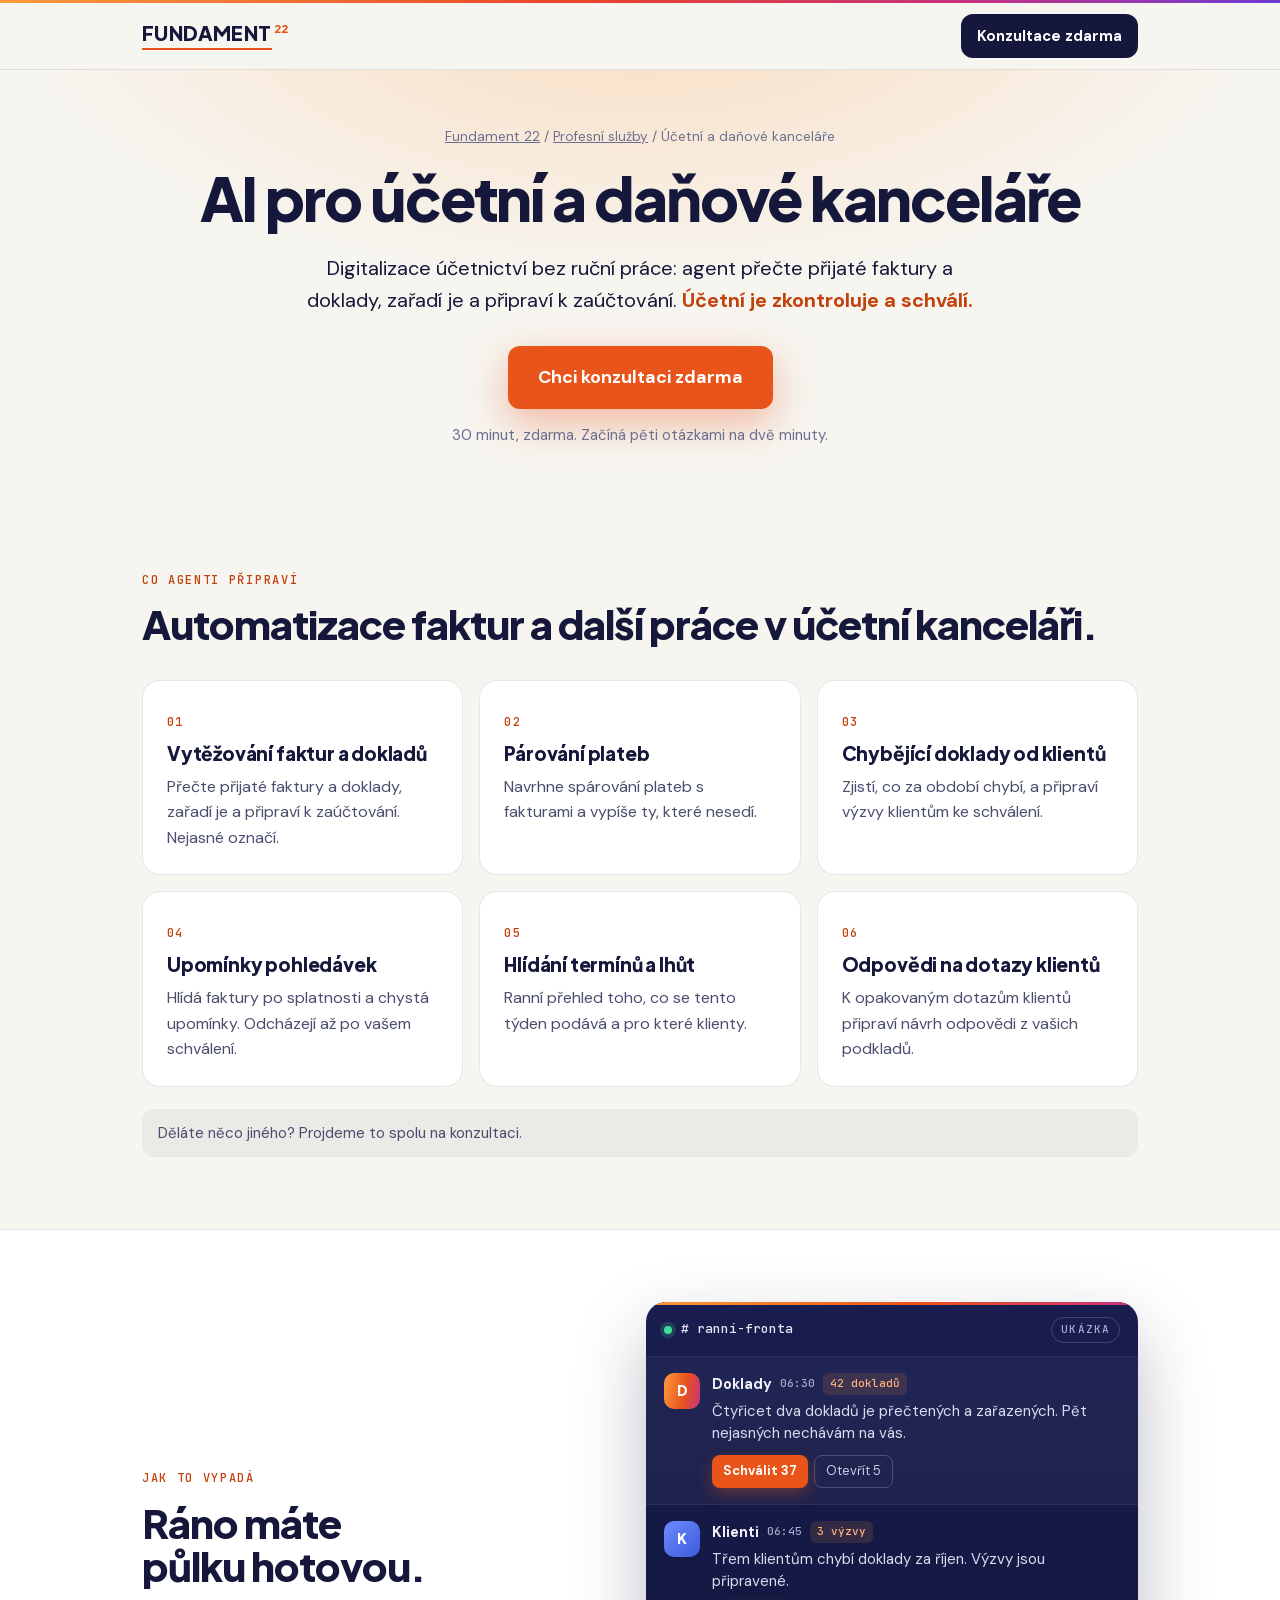
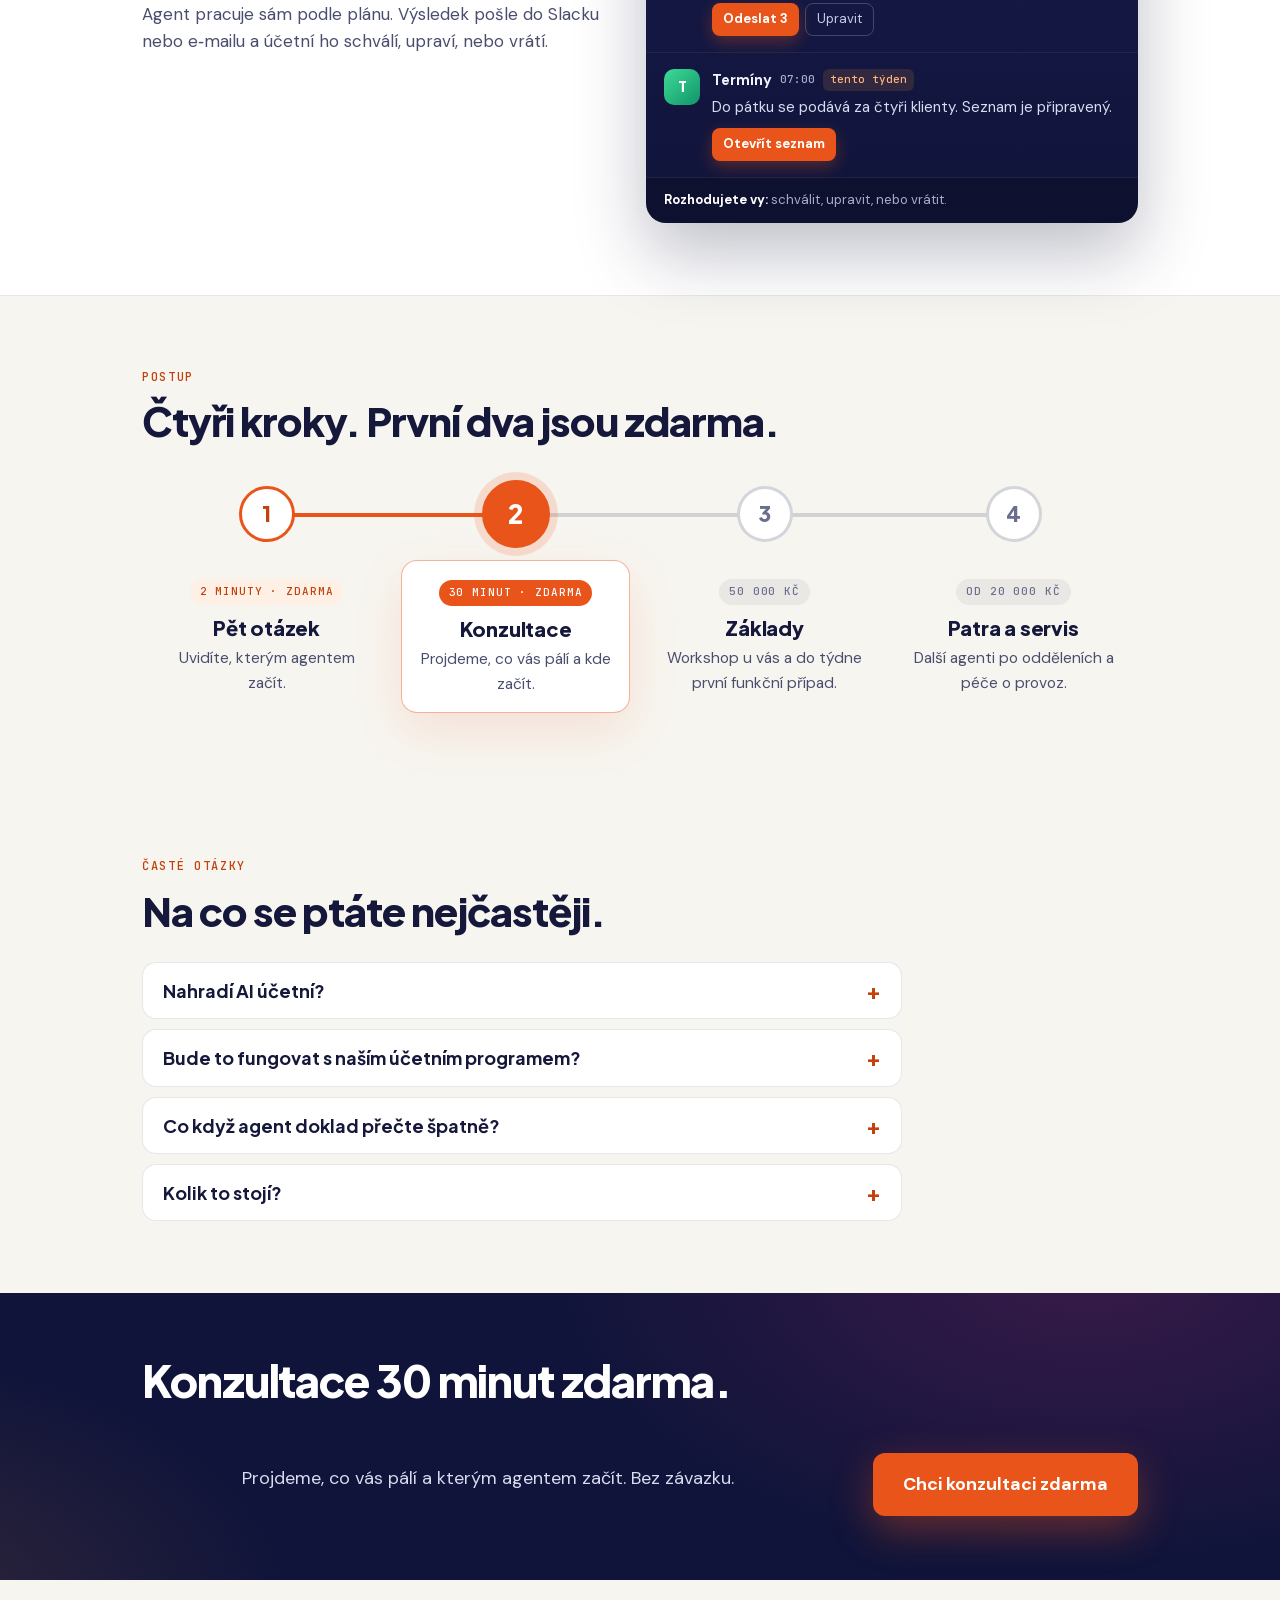
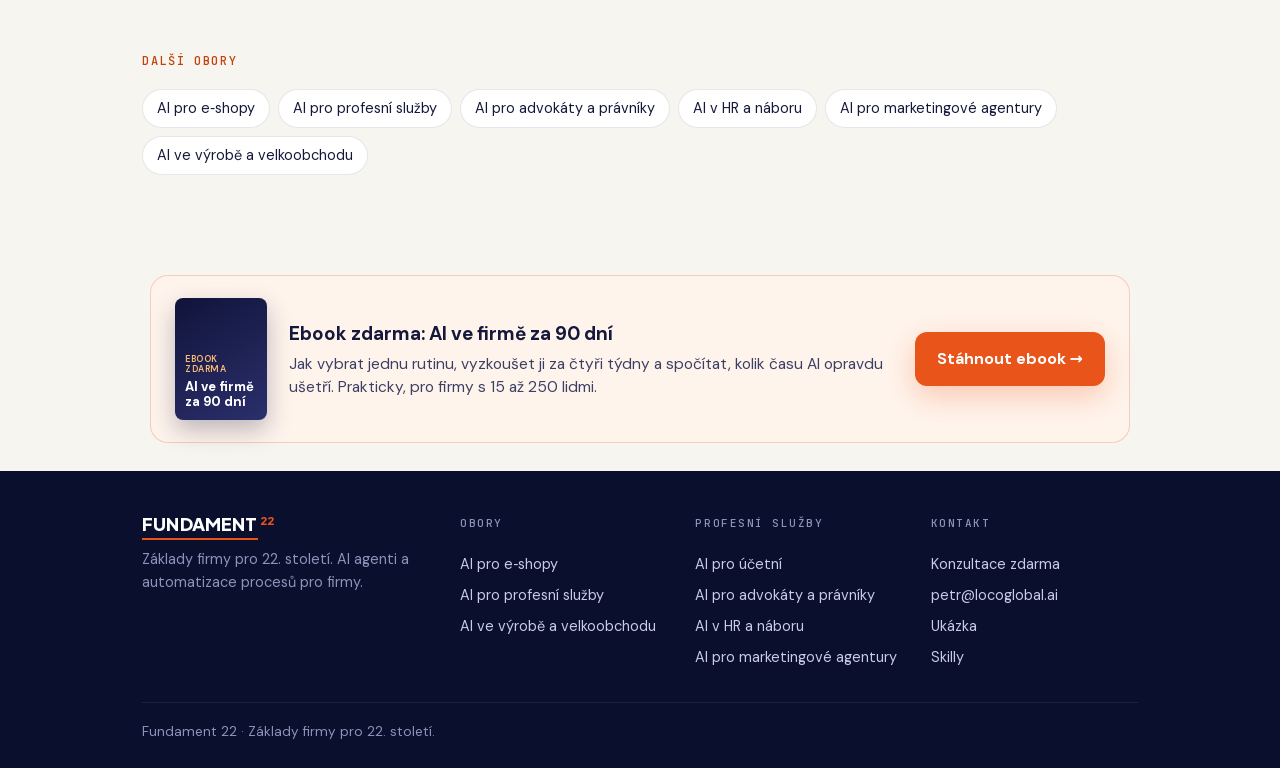
<file: ai-pro-ucetni/index.html>
<!doctype html>
<html lang="cs">
<head>
<meta charset="utf-8">
<meta name="viewport" content="width=device-width, initial-scale=1">
<title>AI pro účetní: vytěžování faktur a digitalizace účetnictví | Fundament 22</title>
<meta name="description" content="AI pro účetní a daňové kanceláře. Agent přečte faktury a doklady, zařadí je a připraví k zaúčtování, účetní schvaluje. Konzultace 30 minut zdarma.">
<meta name="keywords" content="AI pro účetní, AI v účetnictví, vytěžování faktur, automatizace faktur, automatizace účetnictví, digitalizace účetnictví, AI účetní, AI pro daňové poradce">
<meta name="robots" content="index, follow">
<link rel="canonical" href="https://fundament22.com/ai-pro-ucetni/">
<meta property="og:type" content="website">
<meta property="og:locale" content="cs_CZ">
<meta property="og:site_name" content="Fundament 22">
<meta property="og:title" content="AI pro účetní a daňové kanceláře — Fundament 22">
<meta property="og:description" content="AI pro účetní a daňové kanceláře. Agent přečte faktury a doklady, zařadí je a připraví k zaúčtování, účetní schvaluje. Konzultace 30 minut zdarma.">
<meta property="og:url" content="https://fundament22.com/ai-pro-ucetni/">
<meta property="og:image" content="https://fundament22.com/assets/og-start.png">
<meta property="og:image:width" content="1200">
<meta property="og:image:height" content="630">
<meta name="twitter:card" content="summary_large_image">
<meta name="theme-color" content="#F7F5F0">
<link rel="icon" href="/assets/favicon.svg" type="image/svg+xml">
<link rel="apple-touch-icon" href="/assets/apple-touch-icon.png">
<link rel="preload" href="/assets/fonts/PlusJakartaSans-latin-ext-4.woff2" as="font" type="font/woff2" crossorigin>
<link rel="stylesheet" href="/assets/fonts.css">
<script type="application/ld+json">
{"@context": "https://schema.org", "@graph": [{"@type": "WebPage", "name": "AI pro účetní a daňové kanceláře", "url": "https://fundament22.com/ai-pro-ucetni/", "inLanguage": "cs", "description": "AI pro účetní a daňové kanceláře. Agent přečte faktury a doklady, zařadí je a připraví k zaúčtování, účetní schvaluje. Konzultace 30 minut zdarma.", "isPartOf": {"@type": "WebSite", "name": "Fundament 22", "url": "https://fundament22.com/"}}, {"@type": "BreadcrumbList", "itemListElement": [{"@type": "ListItem", "position": 1, "name": "Fundament 22", "item": "https://fundament22.com/"}, {"@type": "ListItem", "position": 2, "name": "Profesní služby", "item": "https://fundament22.com/ai-pro-profesni-sluzby/"}, {"@type": "ListItem", "position": 3, "name": "Účetní a daňové kanceláře", "item": "https://fundament22.com/ai-pro-ucetni/"}]}, {"@type": "Service", "name": "AI pro účetní a daňové kanceláře", "description": "AI pro účetní a daňové kanceláře. Agent přečte faktury a doklady, zařadí je a připraví k zaúčtování, účetní schvaluje. Konzultace 30 minut zdarma.", "areaServed": "CZ", "provider": {"@type": "Organization", "name": "Fundament 22"}, "offers": {"@type": "Offer", "name": "Úvodní konzultace 30 minut", "price": "0", "priceCurrency": "CZK"}}, {"@type": "FAQPage", "mainEntity": [{"@type": "Question", "name": "Nahradí AI účetní?", "acceptedAnswer": {"@type": "Answer", "text": "Ne. Agent připraví doklady k zaúčtování a účetní je zkontroluje a schválí. Odpovědnost zůstává u člověka."}}, {"@type": "Question", "name": "Bude to fungovat s naším účetním programem?", "acceptedAnswer": {"@type": "Answer", "text": "Záleží na programu a na tom, jak umí přijímat data. Ověříme to v první analýze na vašich dokladech."}}, {"@type": "Question", "name": "Co když agent doklad přečte špatně?", "acceptedAnswer": {"@type": "Answer", "text": "Nejasné doklady označí a nechá je na člověku. Bez schválení se nic nezaúčtuje."}}, {"@type": "Question", "name": "Kolik to stojí?", "acceptedAnswer": {"@type": "Answer", "text": "Úvodní konzultace na 30 minut je zdarma. Základy stojí v zaváděcí ceně 50 000 Kč, každé další patro 20 000 Kč a servis od 15 000 Kč měsíčně."}}]}]}
</script>
<style>
:root{--bg:#F7F5F0;--ink:#15183A;--ink2:#4A4E6E;--ink3:#6B6F8F;--line:rgba(21,24,58,.10);--or:#E8541A;--or2:#C2410C;--dark:#10143A;--card:#fff;
--disp:'Plus Jakarta Sans',system-ui,sans-serif;--mono:'JetBrains Mono',ui-monospace,monospace;--grad:linear-gradient(100deg,#FF9A3D,#E8541A 55%,#C8327E)}
*{box-sizing:border-box}
html{scroll-behavior:smooth;-webkit-text-size-adjust:100%}
body{margin:0;background:var(--bg);color:var(--ink);font-family:'DM Sans',system-ui,sans-serif;font-size:17px;line-height:1.6;-webkit-font-smoothing:antialiased}
a{color:var(--or2)}
.wrap{max-width:1040px;margin:0 auto;padding:0 22px}
.eyebrow{font-family:var(--mono);font-size:12px;letter-spacing:.14em;text-transform:uppercase;color:var(--or2);margin:0 0 12px}
h1,h2,h3{font-family:var(--disp);font-weight:800;letter-spacing:-.025em;line-height:1.08;margin:0;text-wrap:balance}
h1{font-size:clamp(36px,6.4vw,64px)}
h2{font-size:clamp(28px,4vw,40px)}
h3{font-size:19px;letter-spacing:-.01em;line-height:1.25}
p{margin:0}
.top{position:sticky;top:0;z-index:20;background:rgba(247,245,240,.86);backdrop-filter:blur(14px);-webkit-backdrop-filter:blur(14px);border-bottom:1px solid var(--line)}
.top::before{content:"";display:block;height:3px;background:linear-gradient(90deg,#FF9A3D,#E8442A 45%,#C8327E 75%,#6D3BD6)}
.top .wrap{display:flex;align-items:center;justify-content:space-between;gap:12px;padding-top:11px;padding-bottom:11px}
.logo{display:flex;align-items:center;gap:10px;text-decoration:none;color:var(--ink);font-family:var(--disp);font-weight:800;font-size:17px;letter-spacing:.01em;white-space:nowrap}
.logo .ai{color:var(--or)}
.top .btn{white-space:nowrap}
@media(max-width:420px){.logo{font-size:15px;gap:8px}.top .btn.sm{padding:9px 13px;font-size:14px}}
@media(max-width:375px){.logo{font-size:14px;gap:7px}.logo svg{width:23px;height:23px}.top .btn.sm{padding:8px 11px;font-size:13.5px}}
@media(max-width:340px){.logo{font-size:13px}.logo svg{display:none}}
.btn{display:inline-block;font-family:inherit;font-weight:700;font-size:16px;text-decoration:none;border-radius:12px;padding:14px 22px;background:var(--or);color:#fff;box-shadow:0 10px 30px rgba(232,84,26,.28);transition:transform .2s,box-shadow .2s}
.btn:hover{transform:translateY(-2px);box-shadow:0 14px 40px rgba(232,84,26,.38);color:#fff}
.btn.sm{padding:10px 16px;font-size:15px;box-shadow:none;background:var(--ink)}
.btn.ghost{background:#fff;color:var(--ink);box-shadow:none;border:1px solid rgba(21,24,58,.16)}
a:focus-visible,button:focus-visible{outline:2px solid var(--or);outline-offset:3px;border-radius:8px}
section{padding:72px 0}
.hero{padding:72px 0 56px;text-align:center}
.hero h1 span{color:var(--or)}
.hero .lead{max-width:640px;margin:22px auto 0;font-size:19px;color:var(--ink2)}
.cta{display:flex;flex-wrap:wrap;gap:12px;justify-content:center;margin-top:30px}
.pills{display:flex;flex-wrap:wrap;gap:8px 22px;justify-content:center;list-style:none;padding:0;margin:26px 0 0;font-size:14.5px;color:var(--ink3)}
.pills li::before{content:"●";color:var(--or);font-size:9px;margin-right:8px;vertical-align:2px}
.split{display:grid;gap:36px;align-items:center}
@media(min-width:860px){.split{grid-template-columns:1fr 1.05fr}}
.sub{margin-top:14px;color:var(--ink2)}
.white{background:#fff;border-top:1px solid var(--line);border-bottom:1px solid var(--line)}
.queue{position:relative;background:linear-gradient(180deg,#191D4F,#10143A);color:#F3F1FA;border-radius:20px;overflow:hidden;box-shadow:0 30px 70px rgba(21,24,58,.28)}
.queue::before{content:"";position:absolute;inset:0 0 auto 0;height:3px;background:var(--grad)}
.queue .qh{display:flex;justify-content:space-between;align-items:center;gap:10px;padding:15px 18px 13px;border-bottom:1px solid rgba(255,255,255,.08);font-size:13px;color:#A9ADCB}
.queue .ch{display:flex;align-items:center;gap:9px;font-family:var(--mono);color:#E4E6F5}
.queue .ch i{width:8px;height:8px;border-radius:50%;background:#3DDC97;box-shadow:0 0 0 4px rgba(61,220,151,.18)}
.queue .st{font-family:var(--mono);font-size:11px;letter-spacing:.1em;text-transform:uppercase;border:1px solid rgba(255,255,255,.18);border-radius:999px;padding:3px 9px}
.queue .m{display:flex;gap:12px;padding:16px 18px;border-bottom:1px solid rgba(255,255,255,.06)}
.queue .m.hot{background:rgba(255,255,255,.04)}
.queue .mb{flex:1;min-width:0}
.queue .mh{display:flex;flex-wrap:wrap;align-items:center;gap:4px 8px}
.av{flex:none;width:36px;height:36px;border-radius:10px;background:var(--grad);display:grid;place-items:center;font-family:var(--disp);font-weight:800;font-size:14px;color:#fff}
.av.b{background:linear-gradient(135deg,#6C8CFF,#3B5BDB)}.av.g{background:linear-gradient(135deg,#3DDC97,#12936A)}
.queue b{font-size:14.5px}.queue time{font-family:var(--mono);font-size:11px;color:#A9ADCB}
.queue .chip{font-family:var(--mono);font-size:11px;color:#FFB27A;background:rgba(255,154,61,.13);border-radius:6px;padding:2px 7px}
.queue .m p{font-size:15px;line-height:1.5;color:#D9DBEF;margin-top:4px}
.queue .act{display:flex;flex-wrap:wrap;gap:6px;margin-top:10px}
.queue .ok{font-size:13px;font-weight:700;color:#fff;background:var(--or);border-radius:8px;padding:6px 11px;box-shadow:0 6px 16px rgba(232,84,26,.32)}
.queue .no{font-size:13px;color:#C9CCE6;border:1px solid rgba(255,255,255,.2);border-radius:8px;padding:5px 11px}
.queue .qf{padding:12px 18px;font-size:13px;color:#A9ADCB;background:rgba(0,0,0,.2)}
.queue .qf b{color:#fff;font-size:13px}
.queue.anim .m{opacity:0;transform:translateY(12px)}
.queue.anim.in .m{opacity:1;transform:none;transition:opacity .5s ease,transform .5s ease}
.queue.anim.in .m:nth-child(3){transition-delay:.3s}.queue.anim.in .m:nth-child(4){transition-delay:.6s}
.ob h3 a{color:inherit;text-decoration:none}.ob h3 a:hover{color:var(--or2)}
.ob .more{display:inline-block;margin-top:14px;font-weight:700;font-size:15px;text-decoration:none}
.grid3{display:grid;gap:16px;margin-top:34px}
@media(min-width:760px){.grid3{grid-template-columns:repeat(3,1fr)}}
.card{background:var(--card);border:1px solid var(--line);border-radius:18px;padding:24px}
.card .n{font-family:var(--mono);font-size:12px;letter-spacing:.12em;color:var(--or2);margin-bottom:10px}
.card p{margin-top:8px;font-size:16px;color:var(--ink2)}
.card .price{font-family:var(--disp);font-weight:800;font-size:22px;letter-spacing:-.02em;margin-top:12px;color:var(--ink)}
.card.hl{border-color:rgba(232,84,26,.5);box-shadow:0 18px 50px rgba(232,84,26,.10)}
.fit{display:grid;gap:16px;margin-top:30px}
@media(min-width:760px){.fit{grid-template-columns:1fr 1fr}}
.fit ul{list-style:none;padding:0;margin:12px 0 0;display:grid;gap:8px;font-size:16px;color:var(--ink2)}
.fit li{display:flex;gap:10px}.fit li::before{flex:none;font-weight:800}
.fit .yes li::before{content:"✓";color:#127552}.fit .nope li::before{content:"✕";color:#B3261E}
.demo{display:flex;flex-wrap:wrap;gap:18px 30px;align-items:center;justify-content:space-between}
.demo p{color:var(--ink2);margin-top:8px;max-width:560px}
.hero{background:radial-gradient(900px 420px at 50% -80px,rgba(255,154,61,.28),transparent 70%)}
.hero h1{font-size:clamp(38px,7vw,72px);letter-spacing:-.035em}
.hero .lead{font-size:20px;color:var(--ink)}
.hero .lead b{color:var(--or2)}
.free{display:inline-flex;align-items:center;gap:12px;margin-bottom:26px;padding:6px 18px 6px 6px;border-radius:999px;background:#fff;border:1px solid rgba(232,84,26,.35);box-shadow:0 8px 26px rgba(232,84,26,.14);font-weight:600;font-size:15.5px;color:var(--ink);text-decoration:none}
.free b{background:var(--or);color:#fff;border-radius:999px;padding:5px 13px;font-family:var(--mono);font-size:12px;letter-spacing:.12em;text-transform:uppercase}
.btn.big{font-size:18px;padding:17px 30px;box-shadow:0 14px 40px rgba(232,84,26,.38)}
.btn.white{background:#fff;color:var(--or2);box-shadow:0 10px 30px rgba(0,0,0,.18);white-space:nowrap}
.btn.white:hover{color:var(--or2)}
.flow{list-style:none;padding:0;margin:44px 0 0;display:grid;grid-template-columns:repeat(4,1fr);gap:0;position:relative}
.flow::before{content:"";position:absolute;left:12.5%;right:12.5%;top:27px;height:4px;border-radius:4px;background:linear-gradient(90deg,var(--or) 0,var(--or) 34%,rgba(21,24,58,.16) 34%)}
.flow li{position:relative;padding:0 10px;text-align:center}
.flow .dot{position:relative;z-index:1;display:grid;place-items:center;width:56px;height:56px;margin:0 auto 18px;border-radius:50%;background:#fff;border:3px solid rgba(21,24,58,.18);font-family:var(--disp);font-weight:800;font-size:21px;color:var(--ink3)}
.flow .free1 .dot{border-color:var(--or);color:var(--or2)}
.flow .main .dot{background:var(--or);border-color:var(--or);color:#fff;width:68px;height:68px;margin-top:-6px;margin-bottom:12px;font-size:26px;box-shadow:0 0 0 8px rgba(232,84,26,.16)}
.flow .tag{display:inline-block;font-family:var(--mono);font-size:11px;letter-spacing:.08em;text-transform:uppercase;color:var(--ink3);background:rgba(21,24,58,.06);border-radius:999px;padding:4px 10px;margin-bottom:10px}
.flow .free1 .tag{background:#FFF0E6;color:var(--or2)}
.flow .main .tag{background:var(--or);color:#fff}
.flow h3{font-size:20px}
.flow p{font-size:15.5px;color:var(--ink2);margin-top:6px}
.flow .main .fb{background:#fff;border:1px solid rgba(232,84,26,.45);border-radius:16px;padding:16px 14px;box-shadow:0 18px 50px rgba(232,84,26,.12)}
.flow li:not(.main) .fb{padding:16px 6px}
.flownote{margin-top:26px;text-align:center;font-weight:600;color:var(--ink2)}
@media(max-width:820px){
.flow{grid-template-columns:1fr;gap:18px;margin-top:32px}
.flow::before{left:27px;right:auto;top:28px;bottom:60px;width:4px;height:auto;background:linear-gradient(180deg,var(--or) 0,var(--or) 34%,rgba(21,24,58,.16) 34%)}
.flow li{display:flex;gap:16px;text-align:left;padding:0;align-items:flex-start}
.flow .dot,.flow .main .dot{flex:none;width:56px;height:56px;margin:0;font-size:21px}
.flow li:not(.main) .fb{padding:4px 0 0}
.flow .fb{flex:1}
}
.band{background:var(--or);color:#fff;padding:52px 0;background-image:linear-gradient(100deg,#FF8A2A,#E8541A 50%,#C8327E)}
.band .wrap{display:flex;flex-wrap:wrap;gap:22px 40px;align-items:center;justify-content:space-between}
.band h2{color:#fff;font-size:clamp(28px,4.4vw,44px)}
.band p{margin-top:10px;font-size:18px;max-width:560px;color:#FFE9DC}
.herostat{display:inline-flex;align-items:center;gap:14px;margin:26px auto 0;padding:14px 22px;border-radius:18px;background:var(--dark);color:#fff;text-decoration:none;box-shadow:0 18px 50px rgba(21,24,58,.22)}
.herostat .was,.uc .was{font-family:var(--disp);font-weight:800;color:#8E93BA;text-decoration:line-through;text-decoration-thickness:2px}
.herostat .was{font-size:28px}.herostat .arr{color:#FF9A3D;font-size:24px;font-weight:800}
.herostat .now{font-family:var(--disp);font-weight:800;font-size:44px;letter-spacing:-.03em;color:#FF7A2F;line-height:1}
.herostat .what{font-size:14px;line-height:1.35;color:#D9DBEF;text-align:left;border-left:1px solid rgba(255,255,255,.18);padding-left:14px}
.herostat .was,.herostat .now,.herostat .arr,.uc .nums span{white-space:nowrap}
@media(max-width:600px){.herostat{gap:10px;padding:12px 16px}.herostat .was{font-size:22px}.herostat .now{font-size:36px}.herostat .what{font-size:13px;padding-left:10px}}
.ucs{display:grid;gap:16px;margin-top:32px}
@media(min-width:640px){.ucs{grid-template-columns:1fr 1fr}}
@media(min-width:960px){.ucs{grid-template-columns:repeat(3,1fr)}}
.uc{background:#fff;border:1px solid var(--line);border-radius:18px;padding:22px}
.uc:first-child{border-color:rgba(232,84,26,.5);box-shadow:0 18px 50px rgba(232,84,26,.12)}
.uc .nums{display:flex;align-items:baseline;gap:10px;margin-top:12px}
.uc .was{font-size:22px;color:var(--ink3)}
.uc .arr{color:var(--or);font-weight:800;font-size:20px}
.uc .now{font-family:var(--disp);font-weight:800;font-size:40px;letter-spacing:-.03em;line-height:1;color:var(--or)}
.uc .per{font-family:var(--mono);font-size:11px;letter-spacing:.1em;text-transform:uppercase;color:var(--ink3);margin-left:2px}
.bars{position:relative;height:10px;margin:14px 0 12px}
.bars i{position:absolute;left:0;top:0;height:10px;border-radius:6px}
.bars .b1{width:100%;background:rgba(21,24,58,.10)}
.bars .b2{background:var(--or)}
.uc p{font-size:15.5px;color:var(--ink2)}
.est{margin-top:22px;font-size:15px;color:var(--ink2);background:rgba(21,24,58,.05);border-radius:12px;padding:12px 16px}
.est b{color:var(--ink)}
/* ---------- online analýza (formulář z FIREMNI AI) ---------- */
.az{background:var(--dark);color:#fff;padding:80px 0;background-image:radial-gradient(900px 500px at 85% -10%,rgba(200,50,126,.22),transparent 60%),radial-gradient(700px 420px at -10% 110%,rgba(255,154,61,.14),transparent 60%);scroll-margin-top:60px;
--line:#3a3e5e;--muted:#a9adcb;--soft:#d9dbef;--acard:#1d2150;--bg2:#15183a;--o1:#ff9a3d;font-family:var(--disp);font-size:16px;line-height:1.5}
.az .in{max-width:760px;margin:0 auto;padding:0 20px}
.az .hd{display:flex;justify-content:space-between;align-items:center;gap:10px;margin-bottom:10px}
.az .mono{font-family:var(--mono);letter-spacing:.06em;text-transform:uppercase;font-size:12px;color:var(--o1)}
.az .bar{height:4px;background:var(--line);border-radius:4px;overflow:hidden;margin:4px 0 28px}
.az .bar i{display:block;height:100%;width:0;background:var(--grad);transition:width .35s ease}
.az h2{font-size:clamp(26px,5.4vw,38px);line-height:1.15;margin:8px 0 10px;letter-spacing:-.015em;color:#fff}
.az h2:focus{outline:none}
.az h3{font-size:18px;margin:0 0 4px;font-weight:700;color:#fff}
.az p{margin:0 0 14px;color:var(--soft)}
.az .lead{font-size:18px;max-width:56ch}
.az .hint{color:var(--muted);font-size:14px}
.az .grad{background:var(--grad);-webkit-background-clip:text;background-clip:text;color:transparent}
.az .btn{appearance:none;border:0;cursor:pointer;font:inherit;font-weight:700;border-radius:12px;padding:15px 22px;min-height:52px;color:#fff;background:var(--grad);box-shadow:0 8px 28px rgba(232,84,26,.35)}
.az .btn:disabled{opacity:.4;cursor:not-allowed;box-shadow:none;transform:none}
.az .btn:focus-visible,.az .opt:focus-visible,.az input:focus-visible{outline:2px solid var(--o1);outline-offset:2px}
.az .row{display:flex;gap:10px;flex-wrap:wrap;align-items:center;margin-top:22px}
.az .pills{justify-content:flex-start;color:var(--muted);margin-top:22px}
.az .pills li::before{color:var(--o1)}
.az .opts{display:grid;gap:10px;margin-top:20px}
.az .opt{appearance:none;font:inherit;text-align:left;color:#fff;background:var(--acard);border:1px solid var(--line);border-radius:14px;padding:16px 18px;min-height:58px;cursor:pointer;display:flex;gap:14px;align-items:center;transition:border-color .15s}
.az .opt:hover{border-color:var(--o1)}
.az .opt[aria-pressed="true"]{border-color:var(--o1);background:#262a60}
.az .opt b{font-weight:700;display:block}
.az .opt small{color:var(--muted);font-size:14px;display:block}
.az .opt .k{flex:none;width:28px;height:28px;border-radius:8px;border:1px solid var(--line);display:grid;place-items:center;font-family:var(--mono);font-size:12px;color:var(--muted)}
.az .opt[aria-pressed="true"] .k{background:var(--grad);border-color:transparent;color:#fff}
.az .card{background:var(--acard);border:1px solid var(--line);border-radius:16px;padding:20px}
.az .verdict{border-left:4px solid var(--o1)}
.az .tasks{display:grid;gap:10px;margin:16px 0 0;padding:0;list-style:none}
.az .task{display:flex;gap:14px;align-items:flex-start;background:var(--bg2);border:1px solid var(--line);border-radius:14px;padding:14px 16px}
.az .task .n{flex:none;font-family:var(--mono);color:var(--o1);font-size:13px;padding-top:3px}
.az .task p{margin:0;font-size:15px}
.az .locked{position:relative;margin-top:10px}
.az .locked .blur{filter:blur(6px);opacity:.55;pointer-events:none;user-select:none;max-height:104px;overflow:hidden}
.az .locked .veil{position:absolute;inset:0;display:grid;place-items:center;text-align:center;padding:16px}
.az .veil span{background:rgba(16,20,58,.85);border:1px solid var(--line);border-radius:999px;padding:8px 14px;font-size:14px;font-weight:600}
.az form{display:grid;gap:12px;margin-top:14px}
.az label{display:grid;gap:6px;font-size:14px;color:var(--soft);font-weight:600}
.az input{font:inherit;font-size:16px;color:#fff;background:var(--bg2);border:1px solid var(--line);border-radius:12px;padding:14px;min-height:52px;width:100%}
.az input::placeholder{color:#6b6f8f}
.az .two{display:grid;gap:12px}
@media(min-width:620px){.az .two{grid-template-columns:1fr 1fr}.az .opts.c2{grid-template-columns:1fr 1fr}}
.az .err{color:#ff8f8f;font-size:14px;min-height:20px;margin:0}
.az .legal{font-size:12.5px;color:var(--muted);margin:0}
.az .slack{background:#0c0f2c;border:1px solid var(--line);border-radius:16px;overflow:hidden;margin-top:16px}
.az .slack .top{position:static;display:flex;justify-content:space-between;gap:8px;padding:12px 16px;border-bottom:1px solid var(--line);font-size:13px;color:var(--muted);background:none;backdrop-filter:none}
.az .slack .top::before{display:none}
.az .msg{display:flex;gap:12px;padding:14px 16px;border-bottom:1px solid rgba(58,62,94,.5)}
.az .msg:last-child{border-bottom:0}
.az .msg b{font-size:14px}
.az .msg time{font-family:var(--mono);font-size:11px;color:var(--muted);margin-left:8px}
.az .msg p{margin:2px 0 0;font-size:15px}
.az .note{border:1px dashed var(--o1);border-radius:12px;padding:12px 14px;font-size:14px;color:var(--soft);margin-top:14px}
.az .steps{counter-reset:s;display:grid;gap:10px;margin:14px 0 0;padding:0;list-style:none}
.az .steps li{counter-increment:s;display:flex;gap:12px;font-size:15px;color:var(--soft)}
.az .steps li::before{content:counter(s);flex:none;width:26px;height:26px;border-radius:50%;border:1px solid var(--o1);color:var(--o1);display:grid;place-items:center;font-family:var(--mono);font-size:12px}
.az a{color:var(--o1)}
.az .back{background:none;border:0;color:var(--muted);font:inherit;font-size:14px;cursor:pointer;padding:10px 0;margin-top:14px}
.az .fade{animation:azf .3s ease}
@keyframes azf{from{transform:translateY(8px)}to{transform:none}}
.az section{padding:0}.az section+section{margin-top:22px}
footer{background:#0B0F2E;color:#8E93BA;padding:28px 0;font-size:14px}
footer .wrap{display:flex;flex-wrap:wrap;gap:10px 24px;justify-content:space-between;align-items:center}
footer a{color:#C9CCE6}
.micro{margin-top:14px;font-size:15px;color:var(--ink3)}
.saves{max-width:540px;margin:28px auto 0;background:var(--dark);color:#fff;border-radius:20px;box-shadow:0 18px 50px rgba(21,24,58,.22);overflow:hidden;text-align:left}
.saves .track{display:flex;overflow-x:auto;scroll-snap-type:x mandatory;scrollbar-width:none;overscroll-behavior-x:contain}
.saves .track::-webkit-scrollbar{display:none}
.saves .slide{flex:0 0 100%;scroll-snap-align:start;padding:22px 26px 6px}
.saves .k{font-family:var(--mono);font-size:12px;letter-spacing:.1em;text-transform:uppercase;color:#FF9A3D}
.saves .nums{display:flex;align-items:baseline;gap:12px;margin-top:10px;white-space:nowrap}
.saves .was{font-family:var(--disp);font-weight:800;font-size:26px;color:#8E93BA;text-decoration:line-through;text-decoration-thickness:2px}
.saves .arr{color:#FF9A3D;font-size:24px;font-weight:800}
.saves .now{font-family:var(--disp);font-weight:800;font-size:48px;letter-spacing:-.03em;line-height:1;color:#FF7A2F}
.saves .per{font-family:var(--mono);font-size:11px;letter-spacing:.1em;text-transform:uppercase;color:#A9ADCB}
.saves .slide>p:last-child{margin-top:12px;font-size:16px;line-height:1.45;color:#D9DBEF}
.saves .foot{display:flex;align-items:center;justify-content:space-between;gap:12px;padding:6px 16px 10px 26px;font-size:12.5px;color:#8E93BA}
.saves .dots{display:flex}
.saves .dots button{appearance:none;border:0;background:none;padding:0;width:28px;height:28px;display:grid;place-items:center;cursor:pointer}
.saves .dots button::before{content:"";width:8px;height:8px;border-radius:8px;background:rgba(255,255,255,.3);transition:width .25s,background .25s}
.saves .dots button[aria-current="true"]::before{width:20px;background:#FF7A2F}
.saves .dots button:focus-visible{outline:2px solid #FF9A3D;outline-offset:-4px}
@media(max-width:600px){.saves{margin-top:22px}.saves .slide{padding:18px 20px 4px}.saves .was{font-size:22px}.saves .now{font-size:42px}.saves .slide>p:last-child{font-size:15.5px}.saves .foot{padding-left:20px}}
.ob ul{list-style:none;padding:0;margin:12px 0 0;display:grid;gap:8px;font-size:16px;color:var(--ink2)}
.ob li{display:flex;gap:10px}.ob li::before{content:"→";flex:none;color:var(--or);font-weight:800}
@media(max-width:759px){.ob{gap:12px;margin-top:22px}.ob .card{padding:18px 20px}.ob ul{gap:6px;font-size:15.5px}}
.az .verdict h2{font-size:clamp(22px,4.6vw,30px);margin:0 0 6px}
.az .cal{display:inline-block;text-decoration:none;color:#fff;margin-top:6px}
@media(max-width:639px){
.ucs{gap:0;margin-top:22px;background:#fff;border:1px solid var(--line);border-radius:18px;padding:2px 18px}
.uc,.uc:first-child{display:grid;grid-template-columns:1fr auto;align-items:center;gap:8px 12px;padding:14px 0;border:0;border-bottom:1px solid var(--line);border-radius:0;box-shadow:none;background:none}
.uc:last-child{border-bottom:0}
.uc h3{font-size:16px}
.uc .nums{margin:0;gap:6px;justify-content:flex-end;flex-wrap:wrap}
.uc .was{font-size:15px}.uc .arr{font-size:14px}.uc .now{font-size:24px}
.uc .per{flex-basis:100%;text-align:right;margin:0;font-size:10px}
.uc .bars{grid-column:1/-1;margin:0;height:6px}.uc .bars i{height:6px}
.uc p{display:none}
}
@media(max-width:600px){section{padding:44px 0}.hero{padding:40px 0 40px}.btn{width:100%;text-align:center}.top .btn{width:auto}.az{padding:44px 0 52px}.az .cal{width:100%;text-align:center}
.free{margin-bottom:20px}.flow{gap:14px;margin-top:26px}.flownote{margin-top:20px}.queue .m{padding:12px 16px}.az .bar{margin-bottom:20px}}
@media(prefers-reduced-motion:reduce){*{animation:none!important;transition:none!important}html{scroll-behavior:auto}}
.saves{position:relative;background:linear-gradient(160deg,#1C2058 0%,#10143A 62%);box-shadow:0 26px 60px rgba(21,24,58,.3)}
.saves::before{content:"";position:absolute;inset:0 0 auto 0;height:3px;background:var(--grad);z-index:1}
.saves .sh{display:flex;justify-content:space-between;align-items:center;gap:10px}
.saves .pct{flex:none;font-family:var(--mono);font-size:12px;font-weight:700;color:#10143A;background:linear-gradient(100deg,#FFB067,#FF7A2F);border-radius:999px;padding:4px 10px;white-space:nowrap}
.saves .tb{display:grid;gap:7px;margin-top:16px}
.saves .br{display:grid;grid-template-columns:82px 1fr;align-items:center;gap:10px;font-family:var(--mono);font-size:11px;letter-spacing:.06em;text-transform:uppercase;color:#8E93BA}
.saves .br i{display:block;height:8px;border-radius:8px;background:rgba(255,255,255,.16)}
.saves .br.on{color:#FFB27A}
.saves .br.on i{background:var(--grad);box-shadow:0 0 14px rgba(255,122,47,.5)}
.cmp{display:grid;gap:16px;margin-top:34px}
@media(min-width:760px){.cmp{grid-template-columns:repeat(3,1fr)}}
.cmp .card{position:relative}
.cmp dl{margin:14px 0 0;display:grid;gap:12px}
.cmp dt{font-family:var(--mono);font-size:11px;letter-spacing:.1em;text-transform:uppercase;color:var(--ink3)}
.cmp dd{margin:2px 0 0;font-size:16px;color:var(--ink2)}
.cmp .pick{position:absolute;top:-11px;left:22px;font-family:var(--mono);font-size:11px;letter-spacing:.1em;text-transform:uppercase;color:#fff;background:var(--or);border-radius:999px;padding:3px 10px}
.faq{max-width:760px;margin:30px 0 0;display:grid;gap:10px}
.faq details{background:var(--bg);border:1px solid var(--line);border-radius:14px;padding:0 20px}
.faq summary{cursor:pointer;font-family:var(--disp);font-weight:700;font-size:18px;line-height:1.3;padding:16px 0;list-style:none;display:flex;justify-content:space-between;gap:12px}
.faq summary::-webkit-details-marker{display:none}
.faq summary::after{content:"+";flex:none;color:var(--or2);font-size:22px;line-height:1}
.faq details[open] summary::after{content:"–"}
.faq details p{margin:0 0 18px;color:var(--ink2)}
footer{padding:44px 0 26px;font-size:14.5px}
footer .wrap{display:block}
footer a{text-decoration:none}footer a:hover{color:#fff;text-decoration:underline}
.fcols{display:grid;gap:28px}
@media(min-width:640px){.fcols{grid-template-columns:1fr 1fr}}
@media(min-width:900px){.fcols{grid-template-columns:1.4fr 1fr 1fr 1fr}}
.fbrand b{font-family:var(--disp);font-weight:800;font-size:18px;letter-spacing:.01em;color:#fff}
.fbrand p{margin-top:8px;max-width:300px}
footer h4{font-family:var(--mono);font-size:11px;letter-spacing:.14em;text-transform:uppercase;color:#8E93BA;margin:0 0 12px;font-weight:400}
footer nav{display:grid;gap:8px;align-content:start}
.fbot{display:flex;flex-wrap:wrap;gap:8px 24px;justify-content:space-between;margin-top:32px;padding-top:18px;border-top:1px solid rgba(255,255,255,.08);font-size:13.5px}
.logo{font-size:20px;letter-spacing:.02em}
.wm{display:inline-flex;align-items:flex-start;line-height:1}
.wm b{font-family:var(--disp);font-weight:800;padding-bottom:5px;border-bottom:2px solid var(--or)}
.wm sup{font-family:var(--disp);font-weight:800;font-size:.56em;line-height:1;color:var(--or);margin-left:2px;vertical-align:baseline;position:static}
@media(max-width:420px){.logo{font-size:18px}}
@media(max-width:375px){.logo{font-size:17px}}
@media(max-width:340px){.logo{font-size:15px}}
.fbrand .wm{font-size:20px;letter-spacing:.02em;color:#fff}
.ob6{grid-template-columns:1fr}
@media(min-width:640px){.ob6{grid-template-columns:1fr 1fr}}
@media(min-width:960px){.ob6{grid-template-columns:repeat(3,1fr)}}
.ob .ico{display:grid;place-items:center;width:44px;height:44px;border-radius:12px;background:#FFF0E6;color:var(--or2);margin-bottom:14px}
.ob6 h3{font-size:20px;line-height:1.2}
.est a{font-weight:700}
.who{display:grid;gap:28px;margin-top:26px;align-items:start}
@media(min-width:860px){.who{grid-template-columns:1.1fr 1fr}}
.story p{color:var(--ink2);margin-top:14px;font-size:18px}
.story p:first-child{margin-top:0;color:var(--ink)}
.ppl{display:flex;flex-wrap:wrap;gap:14px 28px;margin-top:26px}
.pp{display:flex;align-items:center;gap:12px}
.pp b{display:block;font-family:var(--disp);font-size:17px;line-height:1.2}
.pp small{font-family:var(--mono);font-size:11px;letter-spacing:.1em;text-transform:uppercase;color:var(--ink3)}
.runs ul{list-style:none;padding:0;margin:0 0 20px;display:grid;gap:10px;font-size:16px;color:var(--ink2)}
.runs ul:last-child{margin-bottom:0}
.runs li{display:flex;gap:10px}
.runs li::before{flex:none;font-weight:800}
.runs .yes li::before{content:"✓";color:#127552}
.runs .todo li::before{content:"○";color:var(--or2)}
.saves .nums{justify-content:center;margin-top:14px}
.saves .now{font-size:56px}
.saves .steps{display:grid;grid-template-columns:1fr 1fr 1fr;gap:8px;margin:18px 0 6px;position:relative}
.saves .steps::before{content:"";position:absolute;left:16%;right:16%;top:19px;height:2px;background:linear-gradient(90deg,rgba(255,255,255,.18),#FF7A2F 50%,rgba(255,255,255,.18))}
.saves .st{position:relative;text-align:center}
.saves .ic{width:40px;height:40px;border-radius:12px;margin:0 auto 8px;display:grid;place-items:center;background:#262A66;border:1px solid rgba(255,255,255,.14)}
.saves .st.mid .ic{background:var(--grad);border-color:transparent;box-shadow:0 0 18px rgba(255,122,47,.5)}
.saves .st b{display:block;font-size:14px;line-height:1.25;color:#fff}
.saves .st span{display:block;font-size:12.5px;line-height:1.3;color:#A9ADCB;margin-top:2px}
@media(max-width:600px){.saves .now{font-size:48px}.saves .st b{font-size:13px}.saves .st span{font-size:12px}}
a.pp{text-decoration:none;color:inherit}
.pp img{flex:none;width:60px;height:60px;border-radius:50%;object-fit:cover;border:2px solid #fff;box-shadow:0 4px 14px rgba(21,24,58,.16)}
.pp .li{display:block;font-size:13.5px;font-weight:700;color:var(--or2);margin-top:3px}
a.pp:hover .li{text-decoration:underline}
.tools{list-style:none;padding:0;margin:28px 0 0;display:flex;flex-wrap:wrap;gap:12px}
.tools li{display:flex;align-items:center;gap:12px;background:#fff;border:1px solid var(--line);border-radius:14px;padding:14px 20px;font-family:var(--disp);font-weight:800;font-size:18px;color:var(--ink)}
.tools svg{flex:none;color:var(--ink)}
.tm{margin-top:14px;font-size:13px;color:var(--ink3)}
@media(max-width:600px){.tools li{flex:1 1 100%;padding:12px 16px;font-size:17px}}
.qz{text-align:center}
.qz h2{font-size:clamp(30px,5vw,48px)}
.qz .qsub{font-family:var(--disp);font-weight:800;font-size:clamp(22px,3.4vw,32px);letter-spacing:-.02em;color:var(--or);margin-top:8px}
.qz .sub{max-width:620px;margin-left:auto;margin-right:auto}
.ours{margin-top:34px;background:var(--dark);color:#fff;border-radius:20px;padding:28px 26px}
.ours h3{font-size:clamp(22px,3vw,28px);color:#fff}
.ours>p{margin-top:10px;color:#D9DBEF}
.nums4{display:grid;gap:18px 22px;margin-top:22px;grid-template-columns:1fr 1fr}
@media(min-width:860px){.nums4{grid-template-columns:repeat(4,1fr)}}
.nums4 b{display:block;font-family:var(--disp);font-weight:800;font-size:clamp(24px,2.6vw,30px);letter-spacing:-.03em;line-height:1.1;color:#FF7A2F;white-space:nowrap}
.nums4 span{display:block;margin-top:6px;font-size:14.5px;line-height:1.35;color:#C9CCE6}
.ours .tm{color:#8E93BA}
@media(max-width:600px){.ours{padding:22px 18px}}
.pr .price s{font-size:16px;font-weight:700;color:var(--ink3);margin-right:6px}
.pr .pn{font-family:var(--mono);font-size:12px;line-height:1.5;color:var(--ink3);margin-top:6px}
.pr h3{font-size:21px}
.mem{margin:34px 0 0;display:grid;grid-template-columns:1fr auto 1.3fr auto 1fr;gap:10px;align-items:center}
.mcol{display:grid;gap:8px}
.mcol .n{font-family:var(--mono);font-size:12px;letter-spacing:.12em;text-transform:uppercase;color:var(--or2);margin:0 0 2px}
.mcol span{background:#fff;border:1px solid var(--line);border-radius:10px;padding:9px 12px;font-size:15px;font-weight:600}
.mcore{background:var(--dark);color:#fff;border-radius:18px;padding:22px 16px;text-align:center;box-shadow:0 18px 44px rgba(21,24,58,.22);border-top:3px solid var(--or)}
.mcore b{display:block;font-family:var(--disp);font-size:22px;letter-spacing:-.02em}
.mcore small{display:block;margin-top:6px;font-size:13.5px;line-height:1.35;color:#C9CCE6}
.marr{display:grid;gap:8px;width:34px}
.marr i{display:block;height:2px;background:var(--or);position:relative}
.marr i::after{content:"";position:absolute;right:-1px;top:-4px;border:5px solid transparent;border-left-color:var(--or)}
.marr i:last-child{transform:scaleX(-1)}
.mem figcaption{grid-column:1/-1;text-align:center;font-size:14.5px;color:var(--ink3);margin-top:6px}
@media(max-width:700px){.mem{grid-template-columns:1fr}.marr{width:2px;height:26px;margin:0 auto;display:block;background:var(--or)}.marr i{display:none}.mcol{grid-template-columns:repeat(3,1fr)}.mcol .n{grid-column:1/-1}.mcol span{text-align:center;padding:9px 6px;font-size:14px}}
</style>
<style>
.crumbs{font-size:13.5px;color:var(--ink3);margin:0 0 18px}.crumbs a{color:inherit}
.lp .hero{padding:56px 0 52px}
.lp .hero h1{font-size:clamp(34px,6vw,60px)}
.lp .hero .lead{max-width:700px}
.uc6{display:grid;gap:16px;margin-top:34px}
@media(min-width:640px){.uc6{grid-template-columns:1fr 1fr}}
@media(min-width:960px){.uc6{grid-template-columns:repeat(3,1fr)}}
.uc6 .card h3{font-size:19px;line-height:1.25}
.subs{display:grid;gap:16px;margin-top:30px}
@media(min-width:760px){.subs{grid-template-columns:1fr 1fr}}
.subs a.card{display:block;text-decoration:none;color:inherit;transition:border-color .2s,transform .2s}
.subs a.card:hover{border-color:rgba(232,84,26,.5);transform:translateY(-2px)}
.subs h3{font-size:21px}
.subs .go{display:inline-block;margin-top:12px;font-weight:700;color:var(--or2);font-size:15px}
.faq{max-width:760px;margin:30px 0 0;display:grid;gap:10px}
.faq details{background:#fff;border:1px solid var(--line);border-radius:14px;padding:0 20px}
.faq summary{cursor:pointer;font-family:var(--disp);font-weight:700;font-size:18px;line-height:1.3;padding:16px 0;list-style:none;display:flex;justify-content:space-between;gap:12px}
.faq summary::-webkit-details-marker{display:none}
.faq summary::after{content:"+";flex:none;color:var(--or2);font-size:22px;line-height:1}
.faq details[open] summary::after{content:"–"}
.faq details p{margin:0 0 18px;color:var(--ink2)}
.band{background:var(--dark);color:#fff;text-align:center;padding:64px 0;background-image:radial-gradient(900px 500px at 85% -10%,rgba(200,50,126,.22),transparent 60%),radial-gradient(700px 420px at -10% 110%,rgba(255,154,61,.14),transparent 60%)}
.band h2{color:#fff}
.band p{color:#D9DBEF;max-width:560px;margin:14px auto 0}
.band .cta{margin-top:26px}
.rel{display:flex;flex-wrap:wrap;gap:8px;margin-top:18px}
.rel a{font-size:14.5px;text-decoration:none;color:var(--ink);background:#fff;border:1px solid var(--line);border-radius:999px;padding:7px 14px}
.rel a:hover{border-color:rgba(232,84,26,.5)}
</style>
</head>
<body class="lp">
<header class="top"><div class="wrap">
<a class="logo" href="/" aria-label="FUNDAMENT22"><span class="wm"><b>FUNDAMENT</b><sup>22</sup></span></a>
<a class="btn sm" href="/#analyza">Konzultace zdarma</a>
</div></header>

<main>
<section class="hero"><div class="wrap">
<p class="crumbs"><a href="/">Fundament 22</a> / <a href="/ai-pro-profesni-sluzby/">Profesní služby</a> / Účetní a daňové kanceláře</p>
<h1>AI pro účetní a daňové kanceláře</h1>
<p class="lead">Digitalizace účetnictví bez ruční práce: agent přečte přijaté faktury a doklady, zařadí je a připraví k zaúčtování. <b>Účetní je zkontroluje a schválí.</b></p>
<div class="cta"><a class="btn big" href="/#analyza">Chci konzultaci zdarma</a></div>
<p class="micro">30 minut, zdarma. Začíná pěti otázkami na dvě minuty.</p>
</div></section>

<section id="ukoly"><div class="wrap">
<p class="eyebrow">Co agenti připraví</p>
<h2>Automatizace faktur a další práce v účetní kanceláři.</h2>
<div class="uc6">
<article class="card"><p class="n">01</p><h3>Vytěžování faktur a dokladů</h3><p>Přečte přijaté faktury a doklady, zařadí je a připraví k zaúčtování. Nejasné označí.</p></article>
<article class="card"><p class="n">02</p><h3>Párování plateb</h3><p>Navrhne spárování plateb s fakturami a vypíše ty, které nesedí.</p></article>
<article class="card"><p class="n">03</p><h3>Chybějící doklady od klientů</h3><p>Zjistí, co za období chybí, a připraví výzvy klientům ke schválení.</p></article>
<article class="card"><p class="n">04</p><h3>Upomínky pohledávek</h3><p>Hlídá faktury po splatnosti a chystá upomínky. Odcházejí až po vašem schválení.</p></article>
<article class="card"><p class="n">05</p><h3>Hlídání termínů a lhůt</h3><p>Ranní přehled toho, co se tento týden podává a pro které klienty.</p></article>
<article class="card"><p class="n">06</p><h3>Odpovědi na dotazy klientů</h3><p>K opakovaným dotazům klientů připraví návrh odpovědi z vašich podkladů.</p></article>
</div>
<p class="est">Děláte něco jiného? Projdeme to spolu na konzultaci.</p>
</div></section>

<section class="white"><div class="wrap split">
<div>
<p class="eyebrow">Jak to vypadá</p>
<h2>Ráno máte půlku hotovou.</h2>
<p class="sub">Agent pracuje sám podle plánu. Výsledek pošle do Slacku nebo e‑mailu a účetní ho schválí, upraví, nebo vrátí.</p>
</div>
<div class="queue" aria-label="Ukázka ranních zpráv od agentů">
<div class="qh"><span class="ch"><i></i># ranní-fronta</span><span class="st">ukázka</span></div>
<div class="m hot"><div class="av">D</div><div class="mb"><div class="mh"><b>Doklady</b><time>06:30</time><span class="chip">42 dokladů</span></div><p>Čtyřicet dva dokladů je přečtených a zařazených. Pět nejasných nechávám na vás.</p><div class="act"><span class="ok">Schválit 37</span><span class="no">Otevřít 5</span></div></div></div>
<div class="m"><div class="av b">K</div><div class="mb"><div class="mh"><b>Klienti</b><time>06:45</time><span class="chip">3 výzvy</span></div><p>Třem klientům chybí doklady za říjen. Výzvy jsou připravené.</p><div class="act"><span class="ok">Odeslat 3</span><span class="no">Upravit</span></div></div></div>
<div class="m"><div class="av g">T</div><div class="mb"><div class="mh"><b>Termíny</b><time>07:00</time><span class="chip">tento týden</span></div><p>Do pátku se podává za čtyři klienty. Seznam je připravený.</p><div class="act"><span class="ok">Otevřít seznam</span></div></div></div>
<div class="qf"><b>Rozhodujete vy:</b> schválit, upravit, nebo vrátit.</div>
</div>
</div></section>

<section id="postup"><div class="wrap">
<p class="eyebrow">Postup</p>
<h2>Čtyři kroky. První dva jsou zdarma.</h2>
<ol class="flow">
<li class="free1"><span class="dot">1</span><div class="fb"><span class="tag">2 minuty · zdarma</span><h3>Pět otázek</h3><p>Uvidíte, kterým agentem začít.</p></div></li>
<li class="main"><span class="dot">2</span><div class="fb"><span class="tag">30 minut · zdarma</span><h3>Konzultace</h3><p>Projdeme, co vás pálí a kde začít.</p></div></li>
<li><span class="dot">3</span><div class="fb"><span class="tag">50 000 Kč</span><h3>Základy</h3><p>Workshop u vás a do týdne první funkční případ.</p></div></li>
<li><span class="dot">4</span><div class="fb"><span class="tag">od 20 000 Kč</span><h3>Patra a servis</h3><p>Další agenti po odděleních a péče o provoz.</p></div></li>
</ol>
</div></section>

<section id="otazky"><div class="wrap">
<p class="eyebrow">Časté otázky</p>
<h2>Na co se ptáte nejčastěji.</h2>
<div class="faq">
<details><summary>Nahradí AI účetní?</summary><p>Ne. Agent připraví doklady k zaúčtování a účetní je zkontroluje a schválí. Odpovědnost zůstává u člověka.</p></details>
<details><summary>Bude to fungovat s naším účetním programem?</summary><p>Záleží na programu a na tom, jak umí přijímat data. Ověříme to v první analýze na vašich dokladech.</p></details>
<details><summary>Co když agent doklad přečte špatně?</summary><p>Nejasné doklady označí a nechá je na člověku. Bez schválení se nic nezaúčtuje.</p></details>
<details><summary>Kolik to stojí?</summary><p>Úvodní konzultace na 30 minut je zdarma. Základy stojí v zaváděcí ceně 50 000 Kč, každé další patro 20 000 Kč a servis od 15 000 Kč měsíčně.</p></details>
</div>
</div></section>

<section class="band"><div class="wrap">
<h2>Konzultace 30 minut zdarma.</h2>
<p>Projdeme, co vás pálí a kterým agentem začít. Bez závazku.</p>
<div class="cta"><a class="btn big" href="/#analyza">Chci konzultaci zdarma</a></div>
</div></section>

<section id="obory"><div class="wrap">
<p class="eyebrow">Další obory</p>
<div class="rel">
<a href="/ai-pro-e-shopy/">AI pro e‑shopy</a>
<a href="/ai-pro-profesni-sluzby/">AI pro profesní služby</a>
<a href="/ai-pro-advokaty/">AI pro advokáty a právníky</a>
<a href="/ai-v-hr/">AI v HR a náboru</a>
<a href="/ai-pro-marketingove-agentury/">AI pro marketingové agentury</a>
<a href="/ai-ve-vyrobe-a-velkoobchodu/">AI ve výrobě a velkoobchodu</a>
</div>
</div></section>
</main>

<div data-ebook-cta="podstranka-ai-pro-ucetni"></div>
<footer><div class="wrap">
<div class="fcols">
<div class="fbrand"><span class="wm"><b>FUNDAMENT</b><sup>22</sup></span><p>Základy firmy pro 22. století. AI agenti a automatizace procesů pro firmy.</p></div>
<nav aria-label="Obory"><h4>Obory</h4><a href="https://fundament22.com/ai-pro-e-shopy/">AI pro e‑shopy</a><a href="https://fundament22.com/ai-pro-profesni-sluzby/">AI pro profesní služby</a><a href="https://fundament22.com/ai-ve-vyrobe-a-velkoobchodu/">AI ve výrobě a velkoobchodu</a></nav>
<nav aria-label="Profesní služby"><h4>Profesní služby</h4><a href="https://fundament22.com/ai-pro-ucetni/">AI pro účetní</a><a href="https://fundament22.com/ai-pro-advokaty/">AI pro advokáty a právníky</a><a href="https://fundament22.com/ai-v-hr/">AI v HR a náboru</a><a href="https://fundament22.com/ai-pro-marketingove-agentury/">AI pro marketingové agentury</a></nav>
<nav aria-label="Kontakt"><h4>Kontakt</h4><a href="/#analyza">Konzultace zdarma</a><a href="mailto:petr@locoglobal.ai">petr@locoglobal.ai</a><a href="https://adamku8.github.io/fundament22/demo/">Ukázka</a><a href="https://fundament22.com/skilly/">Skilly</a></nav>
</div>
<div class="fbot"><span>Fundament 22 · Základy firmy pro 22. století.</span><span></span></div>
</div></footer>
<script>
/* Ranní fronta: zprávy naskočí postupně, když se ukázka dostane na obrazovku. */
(function(){
  var q=document.querySelectorAll(".queue");
  if(!q.length || !("IntersectionObserver" in window) || matchMedia("(prefers-reduced-motion: reduce)").matches) return;
  var io=new IntersectionObserver(function(es){ es.forEach(function(e){ if(e.isIntersecting){ e.target.classList.add("in"); io.unobserve(e.target); } }); },{threshold:.35});
  q.forEach(function(el){ el.classList.add("anim"); io.observe(el); });
})();
</script>
<!-- Měření návštěvnosti se souhlasem. Vkládá build_com.py před </body>, jen když je vyplněné aspoň jedno ID. -->
<style>
.cbar{position:fixed;left:12px;right:12px;bottom:12px;z-index:60;max-width:760px;margin:0 auto;display:flex;gap:14px 20px;align-items:center;justify-content:space-between;flex-wrap:wrap;padding:14px 16px;border-radius:16px;background:var(--dark);color:#fff;box-shadow:0 18px 50px rgba(16,20,58,.35);font-size:14.5px;line-height:1.45}
.cbar[hidden]{display:none}
.cbar p{margin:0;flex:1 1 300px;color:#E4E6F5}
.cbar div{display:flex;gap:8px;flex:0 0 auto}
.cbar button{font:inherit;font-weight:700;font-size:14.5px;border-radius:10px;padding:10px 16px;cursor:pointer;white-space:nowrap;border:1px solid rgba(255,255,255,.55);background:transparent;color:#fff}
.cbar button.yes{background:#fff;border-color:#fff;color:var(--ink)}
.cset{font:inherit;font-size:inherit;color:var(--or2);background:none;border:0;padding:0;cursor:pointer;text-decoration:underline}
@media(max-width:520px){.cbar{left:8px;right:8px;bottom:8px;padding:12px;font-size:13.5px}.cbar p{flex-basis:100%}.cbar div{width:100%}.cbar button{flex:1;padding:10px 8px;font-size:14px}}
</style>
<div class="cbar" id="cbar" hidden role="region" aria-label="Souhlas s měřením návštěvnosti">
<p>Chceme vědět, co na webu funguje. S vaším souhlasem zapneme měření návštěvnosti (<span id="cTools"></span>). Bez souhlasu se nic z toho nenačte.</p>
<div><button type="button" id="cNo">Odmítnout</button><button type="button" id="cYes" class="yes">Povolit měření</button></div>
</div>
<script>
/* Měření: Google Analytics 4 a Microsoft Clarity se načtou až po souhlasu návštěvníka. */
(function(){
  var GA="G-W14HDFS6NB", CL="zgnnvzzaz3", KEY="f22_mereni";
  if(!GA && !CL) return;
  if(location.hostname!=="fundament22.com") return;
  var bar=document.getElementById("cbar"), loaded=false;
  document.getElementById("cTools").textContent=[GA&&"Google Analytics",CL&&"Microsoft Clarity"].filter(Boolean).join(" a ");
  function get(){ try{ return localStorage.getItem(KEY); }catch(e){ return null; } }
  function set(v){ try{ localStorage.setItem(KEY,v); }catch(e){} }
  function load(){
    if(loaded) return; loaded=true;
    if(GA){
      window.dataLayer=window.dataLayer||[];
      window.gtag=function(){ dataLayer.push(arguments); };
      gtag("consent","default",{ad_storage:"denied",ad_user_data:"denied",ad_personalization:"denied",analytics_storage:"granted"});
      gtag("js",new Date());
      gtag("config",GA);
      var s=document.createElement("script"); s.async=true;
      s.src="https://www.googletagmanager.com/gtag/js?id="+encodeURIComponent(GA);
      document.head.appendChild(s);
    }
    if(CL){
      (function(c,l,a,r,i,t,y){c[a]=c[a]||function(){(c[a].q=c[a].q||[]).push(arguments)};t=l.createElement(r);t.async=1;t.src="https://www.clarity.ms/tag/"+i;y=l.getElementsByTagName(r)[0];y.parentNode.insertBefore(t,y);})(window,document,"clarity","script",CL);
      window.clarity("consentv2",{ad_Storage:"denied",analytics_Storage:"granted"});
    }
  }
  function forget(){
    var names=document.cookie.split(";").map(function(c){ return c.split("=")[0].trim(); });
    names.forEach(function(n){
      if(/^(_ga|_clck|_clsk)/.test(n)){
        document.cookie=n+"=; Max-Age=0; path=/";
        document.cookie=n+"=; Max-Age=0; path=/; domain=.fundament22.com";
      }
    });
  }
  document.getElementById("cYes").addEventListener("click",function(){ set("yes"); bar.hidden=true; load(); });
  document.getElementById("cNo").addEventListener("click",function(){
    var was=get(); set("no"); bar.hidden=true;
    if(was==="yes"){ forget(); location.reload(); }
  });
  /* Odkaz v patičce, kterým jde volbu kdykoli změnit. */
  var foot=document.querySelector("footer .wrap span:last-child");
  if(foot){
    var b=document.createElement("button"); b.type="button"; b.className="cset"; b.id="cSet"; b.textContent="Nastavení měření";
    b.addEventListener("click",function(){ bar.hidden=false; });
    if(foot.textContent.trim()) foot.appendChild(document.createTextNode(" · ")); foot.appendChild(b);
  }
  /* Události: klik na tlačítko konzultace a na odkaz do kalendáře. */
  document.addEventListener("click",function(e){
    if(!window.gtag || !e.target.closest) return;
    var a=e.target.closest("a[href]"); if(!a) return;
    var h=a.getAttribute("href")||"";
    if(/#analyza$/.test(h)) gtag("event","cta_konzultace");
    else if(h.indexOf("calendar.app.google")>-1) gtag("event","klik_kalendar");
  });
  var v=get();
  if(v==="yes") load(); else if(v!=="no") bar.hidden=false;
})();
</script>
<script src="/assets/ebook/ebook.js" defer></script>
</body>
</html>
</file>
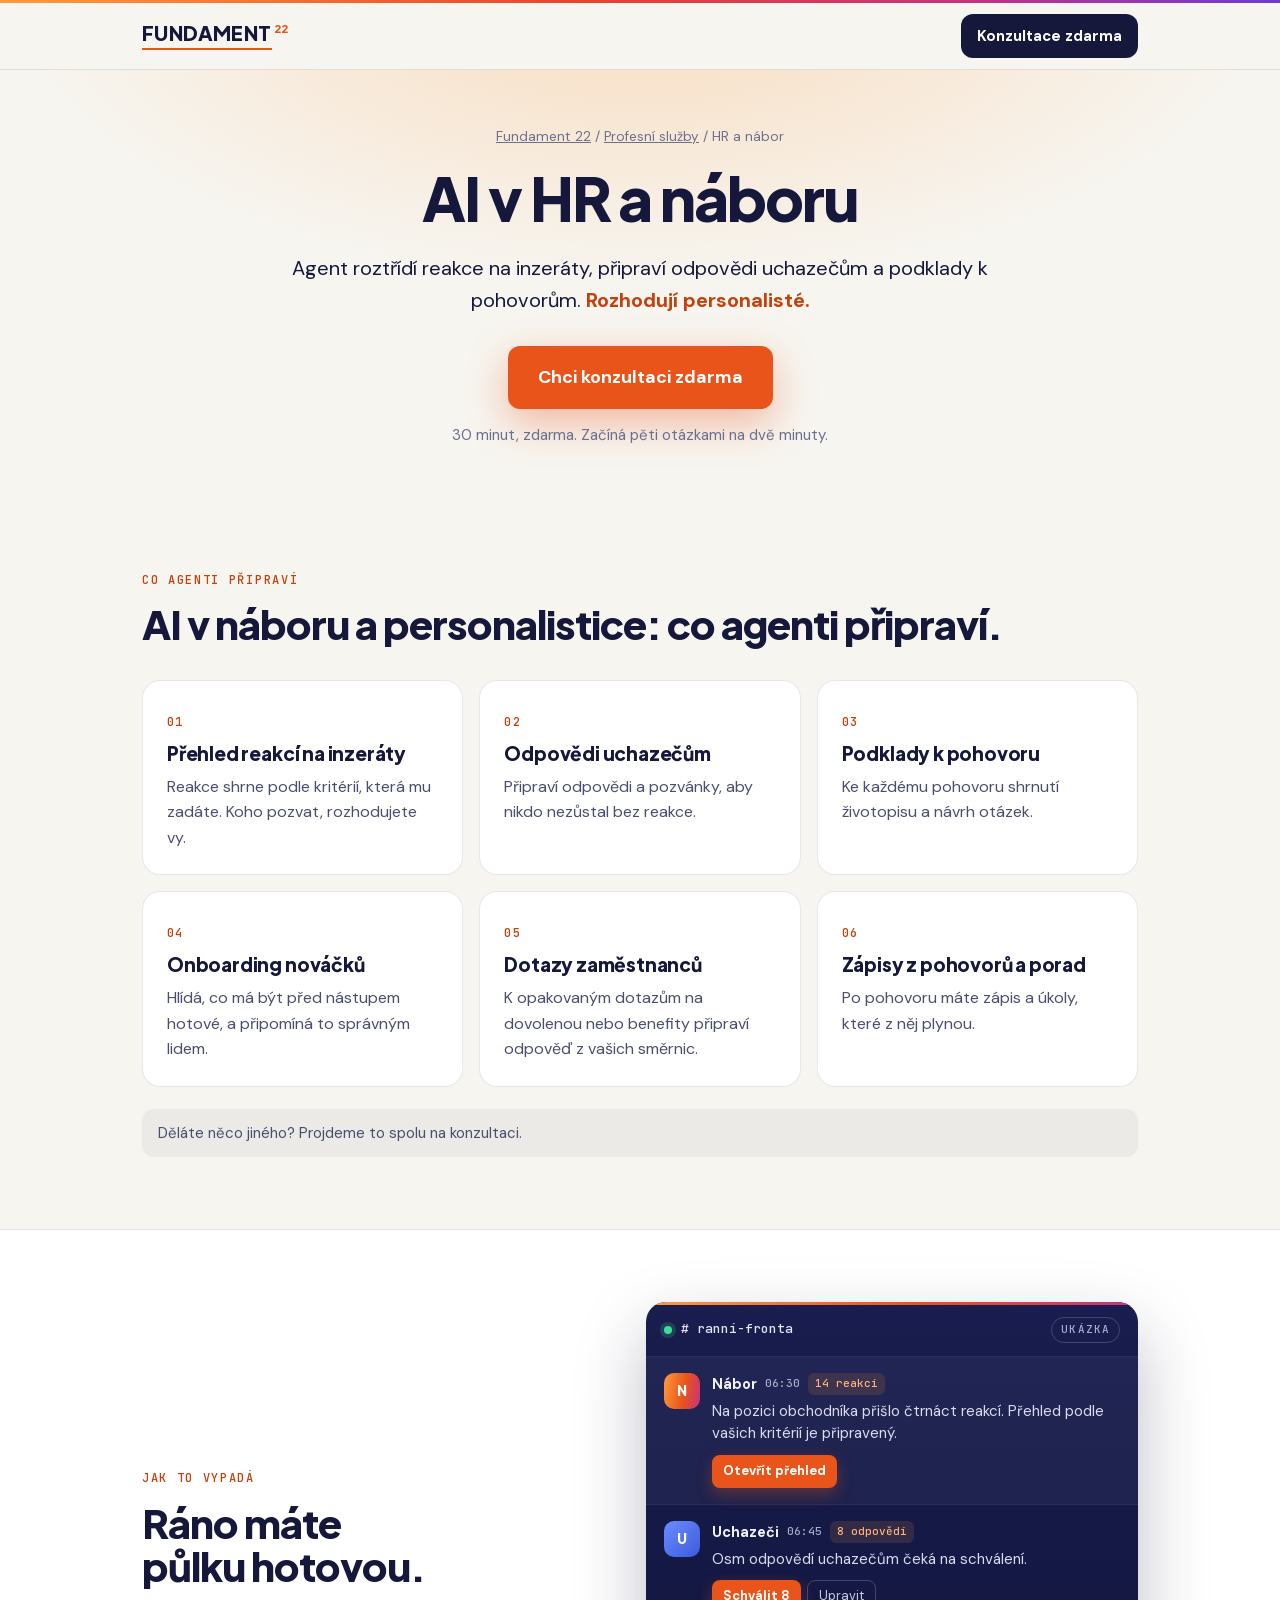
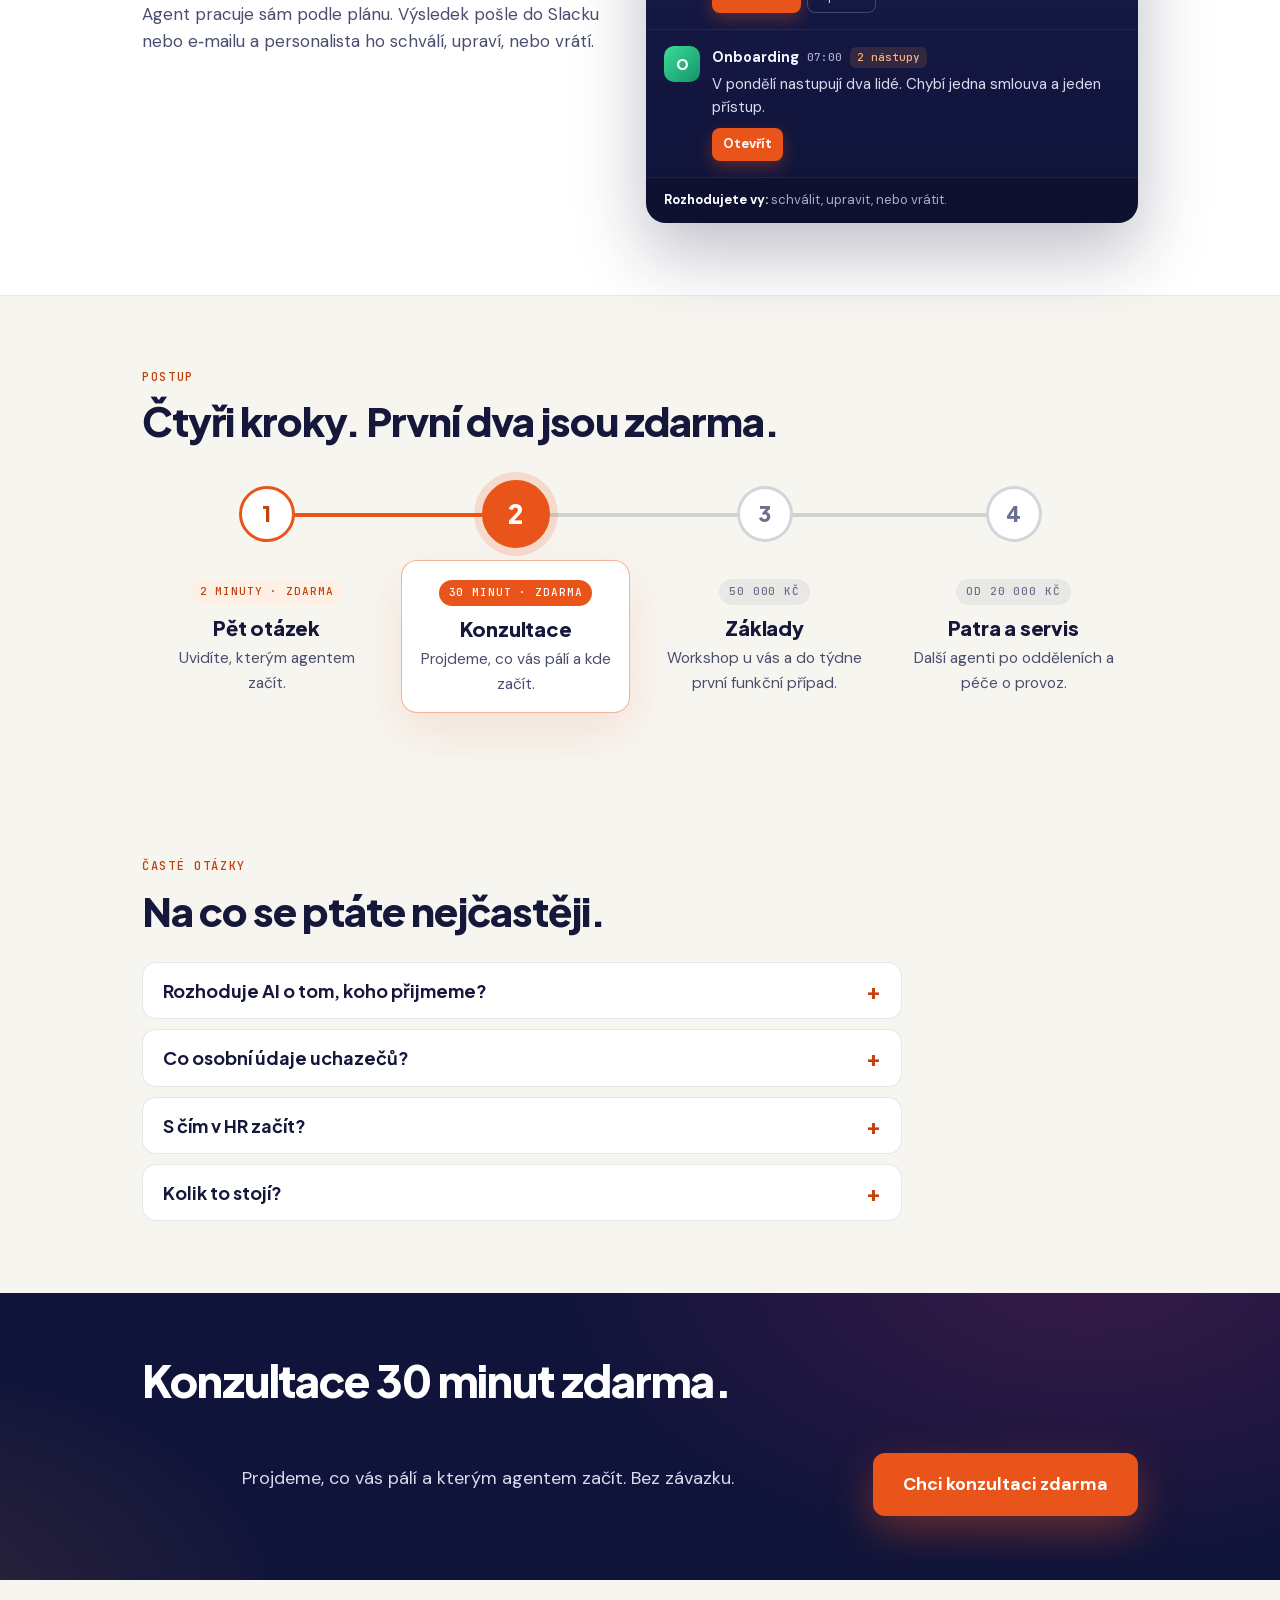
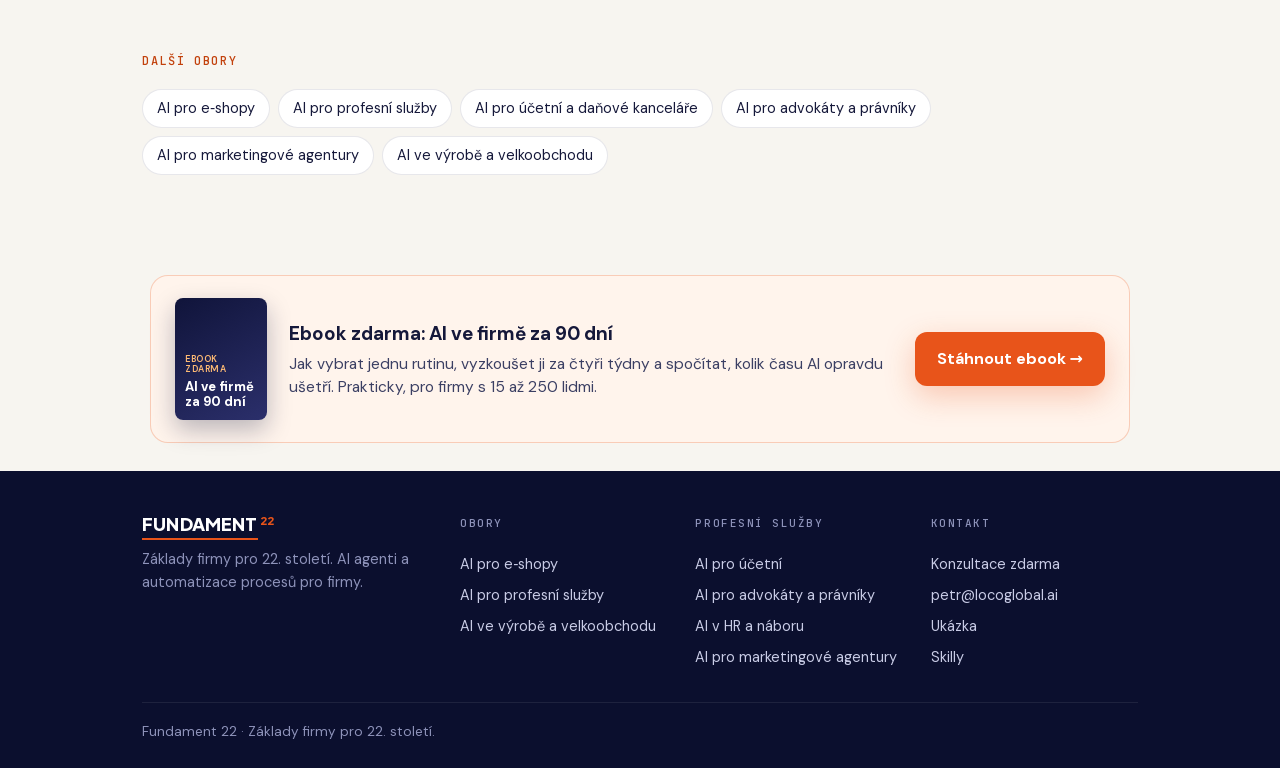
<file: ai-v-hr/index.html>
<!doctype html>
<html lang="cs">
<head>
<meta charset="utf-8">
<meta name="viewport" content="width=device-width, initial-scale=1">
<title>AI v HR a náboru: reakce na inzeráty, odpovědi, onboarding | Fundament 22</title>
<meta name="description" content="AI v HR a náboru. Agent roztřídí reakce na inzeráty, připraví odpovědi uchazečům a podklady k pohovorům, rozhodují personalisté. Konzultace zdarma.">
<meta name="keywords" content="AI v HR, AI nábor, AI v personalistice, AI pro personalisty, AI pro HR, automatizace náboru, onboarding, AI pro personální agentury">
<meta name="robots" content="index, follow">
<link rel="canonical" href="https://fundament22.com/ai-v-hr/">
<meta property="og:type" content="website">
<meta property="og:locale" content="cs_CZ">
<meta property="og:site_name" content="Fundament 22">
<meta property="og:title" content="AI v HR a náboru — Fundament 22">
<meta property="og:description" content="AI v HR a náboru. Agent roztřídí reakce na inzeráty, připraví odpovědi uchazečům a podklady k pohovorům, rozhodují personalisté. Konzultace zdarma.">
<meta property="og:url" content="https://fundament22.com/ai-v-hr/">
<meta property="og:image" content="https://fundament22.com/assets/og-start.png">
<meta property="og:image:width" content="1200">
<meta property="og:image:height" content="630">
<meta name="twitter:card" content="summary_large_image">
<meta name="theme-color" content="#F7F5F0">
<link rel="icon" href="/assets/favicon.svg" type="image/svg+xml">
<link rel="apple-touch-icon" href="/assets/apple-touch-icon.png">
<link rel="preload" href="/assets/fonts/PlusJakartaSans-latin-ext-4.woff2" as="font" type="font/woff2" crossorigin>
<link rel="stylesheet" href="/assets/fonts.css">
<script type="application/ld+json">
{"@context": "https://schema.org", "@graph": [{"@type": "WebPage", "name": "AI v HR a náboru", "url": "https://fundament22.com/ai-v-hr/", "inLanguage": "cs", "description": "AI v HR a náboru. Agent roztřídí reakce na inzeráty, připraví odpovědi uchazečům a podklady k pohovorům, rozhodují personalisté. Konzultace zdarma.", "isPartOf": {"@type": "WebSite", "name": "Fundament 22", "url": "https://fundament22.com/"}}, {"@type": "BreadcrumbList", "itemListElement": [{"@type": "ListItem", "position": 1, "name": "Fundament 22", "item": "https://fundament22.com/"}, {"@type": "ListItem", "position": 2, "name": "Profesní služby", "item": "https://fundament22.com/ai-pro-profesni-sluzby/"}, {"@type": "ListItem", "position": 3, "name": "HR a nábor", "item": "https://fundament22.com/ai-v-hr/"}]}, {"@type": "Service", "name": "AI v HR a náboru", "description": "AI v HR a náboru. Agent roztřídí reakce na inzeráty, připraví odpovědi uchazečům a podklady k pohovorům, rozhodují personalisté. Konzultace zdarma.", "areaServed": "CZ", "provider": {"@type": "Organization", "name": "Fundament 22"}, "offers": {"@type": "Offer", "name": "Úvodní konzultace 30 minut", "price": "0", "priceCurrency": "CZK"}}, {"@type": "FAQPage", "mainEntity": [{"@type": "Question", "name": "Rozhoduje AI o tom, koho přijmeme?", "acceptedAnswer": {"@type": "Answer", "text": "Ne. Agent připraví přehled podle kritérií, která mu zadáte. Vybírá a rozhoduje člověk."}}, {"@type": "Question", "name": "Co osobní údaje uchazečů?", "acceptedAnswer": {"@type": "Answer", "text": "Je to první věc, kterou řešíme. Kde data zůstanou a kdo k nim má přístup, navrhneme v první analýze podle vašich pravidel."}}, {"@type": "Question", "name": "S čím v HR začít?", "acceptedAnswer": {"@type": "Answer", "text": "Obvykle s odpověďmi uchazečům nebo s onboardingem. Jsou to úlohy, které se opakují a snadno se kontrolují."}}, {"@type": "Question", "name": "Kolik to stojí?", "acceptedAnswer": {"@type": "Answer", "text": "Úvodní konzultace na 30 minut je zdarma. Základy stojí v zaváděcí ceně 50 000 Kč, každé další patro 20 000 Kč a servis od 15 000 Kč měsíčně."}}]}]}
</script>
<style>
:root{--bg:#F7F5F0;--ink:#15183A;--ink2:#4A4E6E;--ink3:#6B6F8F;--line:rgba(21,24,58,.10);--or:#E8541A;--or2:#C2410C;--dark:#10143A;--card:#fff;
--disp:'Plus Jakarta Sans',system-ui,sans-serif;--mono:'JetBrains Mono',ui-monospace,monospace;--grad:linear-gradient(100deg,#FF9A3D,#E8541A 55%,#C8327E)}
*{box-sizing:border-box}
html{scroll-behavior:smooth;-webkit-text-size-adjust:100%}
body{margin:0;background:var(--bg);color:var(--ink);font-family:'DM Sans',system-ui,sans-serif;font-size:17px;line-height:1.6;-webkit-font-smoothing:antialiased}
a{color:var(--or2)}
.wrap{max-width:1040px;margin:0 auto;padding:0 22px}
.eyebrow{font-family:var(--mono);font-size:12px;letter-spacing:.14em;text-transform:uppercase;color:var(--or2);margin:0 0 12px}
h1,h2,h3{font-family:var(--disp);font-weight:800;letter-spacing:-.025em;line-height:1.08;margin:0;text-wrap:balance}
h1{font-size:clamp(36px,6.4vw,64px)}
h2{font-size:clamp(28px,4vw,40px)}
h3{font-size:19px;letter-spacing:-.01em;line-height:1.25}
p{margin:0}
.top{position:sticky;top:0;z-index:20;background:rgba(247,245,240,.86);backdrop-filter:blur(14px);-webkit-backdrop-filter:blur(14px);border-bottom:1px solid var(--line)}
.top::before{content:"";display:block;height:3px;background:linear-gradient(90deg,#FF9A3D,#E8442A 45%,#C8327E 75%,#6D3BD6)}
.top .wrap{display:flex;align-items:center;justify-content:space-between;gap:12px;padding-top:11px;padding-bottom:11px}
.logo{display:flex;align-items:center;gap:10px;text-decoration:none;color:var(--ink);font-family:var(--disp);font-weight:800;font-size:17px;letter-spacing:.01em;white-space:nowrap}
.logo .ai{color:var(--or)}
.top .btn{white-space:nowrap}
@media(max-width:420px){.logo{font-size:15px;gap:8px}.top .btn.sm{padding:9px 13px;font-size:14px}}
@media(max-width:375px){.logo{font-size:14px;gap:7px}.logo svg{width:23px;height:23px}.top .btn.sm{padding:8px 11px;font-size:13.5px}}
@media(max-width:340px){.logo{font-size:13px}.logo svg{display:none}}
.btn{display:inline-block;font-family:inherit;font-weight:700;font-size:16px;text-decoration:none;border-radius:12px;padding:14px 22px;background:var(--or);color:#fff;box-shadow:0 10px 30px rgba(232,84,26,.28);transition:transform .2s,box-shadow .2s}
.btn:hover{transform:translateY(-2px);box-shadow:0 14px 40px rgba(232,84,26,.38);color:#fff}
.btn.sm{padding:10px 16px;font-size:15px;box-shadow:none;background:var(--ink)}
.btn.ghost{background:#fff;color:var(--ink);box-shadow:none;border:1px solid rgba(21,24,58,.16)}
a:focus-visible,button:focus-visible{outline:2px solid var(--or);outline-offset:3px;border-radius:8px}
section{padding:72px 0}
.hero{padding:72px 0 56px;text-align:center}
.hero h1 span{color:var(--or)}
.hero .lead{max-width:640px;margin:22px auto 0;font-size:19px;color:var(--ink2)}
.cta{display:flex;flex-wrap:wrap;gap:12px;justify-content:center;margin-top:30px}
.pills{display:flex;flex-wrap:wrap;gap:8px 22px;justify-content:center;list-style:none;padding:0;margin:26px 0 0;font-size:14.5px;color:var(--ink3)}
.pills li::before{content:"●";color:var(--or);font-size:9px;margin-right:8px;vertical-align:2px}
.split{display:grid;gap:36px;align-items:center}
@media(min-width:860px){.split{grid-template-columns:1fr 1.05fr}}
.sub{margin-top:14px;color:var(--ink2)}
.white{background:#fff;border-top:1px solid var(--line);border-bottom:1px solid var(--line)}
.queue{position:relative;background:linear-gradient(180deg,#191D4F,#10143A);color:#F3F1FA;border-radius:20px;overflow:hidden;box-shadow:0 30px 70px rgba(21,24,58,.28)}
.queue::before{content:"";position:absolute;inset:0 0 auto 0;height:3px;background:var(--grad)}
.queue .qh{display:flex;justify-content:space-between;align-items:center;gap:10px;padding:15px 18px 13px;border-bottom:1px solid rgba(255,255,255,.08);font-size:13px;color:#A9ADCB}
.queue .ch{display:flex;align-items:center;gap:9px;font-family:var(--mono);color:#E4E6F5}
.queue .ch i{width:8px;height:8px;border-radius:50%;background:#3DDC97;box-shadow:0 0 0 4px rgba(61,220,151,.18)}
.queue .st{font-family:var(--mono);font-size:11px;letter-spacing:.1em;text-transform:uppercase;border:1px solid rgba(255,255,255,.18);border-radius:999px;padding:3px 9px}
.queue .m{display:flex;gap:12px;padding:16px 18px;border-bottom:1px solid rgba(255,255,255,.06)}
.queue .m.hot{background:rgba(255,255,255,.04)}
.queue .mb{flex:1;min-width:0}
.queue .mh{display:flex;flex-wrap:wrap;align-items:center;gap:4px 8px}
.av{flex:none;width:36px;height:36px;border-radius:10px;background:var(--grad);display:grid;place-items:center;font-family:var(--disp);font-weight:800;font-size:14px;color:#fff}
.av.b{background:linear-gradient(135deg,#6C8CFF,#3B5BDB)}.av.g{background:linear-gradient(135deg,#3DDC97,#12936A)}
.queue b{font-size:14.5px}.queue time{font-family:var(--mono);font-size:11px;color:#A9ADCB}
.queue .chip{font-family:var(--mono);font-size:11px;color:#FFB27A;background:rgba(255,154,61,.13);border-radius:6px;padding:2px 7px}
.queue .m p{font-size:15px;line-height:1.5;color:#D9DBEF;margin-top:4px}
.queue .act{display:flex;flex-wrap:wrap;gap:6px;margin-top:10px}
.queue .ok{font-size:13px;font-weight:700;color:#fff;background:var(--or);border-radius:8px;padding:6px 11px;box-shadow:0 6px 16px rgba(232,84,26,.32)}
.queue .no{font-size:13px;color:#C9CCE6;border:1px solid rgba(255,255,255,.2);border-radius:8px;padding:5px 11px}
.queue .qf{padding:12px 18px;font-size:13px;color:#A9ADCB;background:rgba(0,0,0,.2)}
.queue .qf b{color:#fff;font-size:13px}
.queue.anim .m{opacity:0;transform:translateY(12px)}
.queue.anim.in .m{opacity:1;transform:none;transition:opacity .5s ease,transform .5s ease}
.queue.anim.in .m:nth-child(3){transition-delay:.3s}.queue.anim.in .m:nth-child(4){transition-delay:.6s}
.ob h3 a{color:inherit;text-decoration:none}.ob h3 a:hover{color:var(--or2)}
.ob .more{display:inline-block;margin-top:14px;font-weight:700;font-size:15px;text-decoration:none}
.grid3{display:grid;gap:16px;margin-top:34px}
@media(min-width:760px){.grid3{grid-template-columns:repeat(3,1fr)}}
.card{background:var(--card);border:1px solid var(--line);border-radius:18px;padding:24px}
.card .n{font-family:var(--mono);font-size:12px;letter-spacing:.12em;color:var(--or2);margin-bottom:10px}
.card p{margin-top:8px;font-size:16px;color:var(--ink2)}
.card .price{font-family:var(--disp);font-weight:800;font-size:22px;letter-spacing:-.02em;margin-top:12px;color:var(--ink)}
.card.hl{border-color:rgba(232,84,26,.5);box-shadow:0 18px 50px rgba(232,84,26,.10)}
.fit{display:grid;gap:16px;margin-top:30px}
@media(min-width:760px){.fit{grid-template-columns:1fr 1fr}}
.fit ul{list-style:none;padding:0;margin:12px 0 0;display:grid;gap:8px;font-size:16px;color:var(--ink2)}
.fit li{display:flex;gap:10px}.fit li::before{flex:none;font-weight:800}
.fit .yes li::before{content:"✓";color:#127552}.fit .nope li::before{content:"✕";color:#B3261E}
.demo{display:flex;flex-wrap:wrap;gap:18px 30px;align-items:center;justify-content:space-between}
.demo p{color:var(--ink2);margin-top:8px;max-width:560px}
.hero{background:radial-gradient(900px 420px at 50% -80px,rgba(255,154,61,.28),transparent 70%)}
.hero h1{font-size:clamp(38px,7vw,72px);letter-spacing:-.035em}
.hero .lead{font-size:20px;color:var(--ink)}
.hero .lead b{color:var(--or2)}
.free{display:inline-flex;align-items:center;gap:12px;margin-bottom:26px;padding:6px 18px 6px 6px;border-radius:999px;background:#fff;border:1px solid rgba(232,84,26,.35);box-shadow:0 8px 26px rgba(232,84,26,.14);font-weight:600;font-size:15.5px;color:var(--ink);text-decoration:none}
.free b{background:var(--or);color:#fff;border-radius:999px;padding:5px 13px;font-family:var(--mono);font-size:12px;letter-spacing:.12em;text-transform:uppercase}
.btn.big{font-size:18px;padding:17px 30px;box-shadow:0 14px 40px rgba(232,84,26,.38)}
.btn.white{background:#fff;color:var(--or2);box-shadow:0 10px 30px rgba(0,0,0,.18);white-space:nowrap}
.btn.white:hover{color:var(--or2)}
.flow{list-style:none;padding:0;margin:44px 0 0;display:grid;grid-template-columns:repeat(4,1fr);gap:0;position:relative}
.flow::before{content:"";position:absolute;left:12.5%;right:12.5%;top:27px;height:4px;border-radius:4px;background:linear-gradient(90deg,var(--or) 0,var(--or) 34%,rgba(21,24,58,.16) 34%)}
.flow li{position:relative;padding:0 10px;text-align:center}
.flow .dot{position:relative;z-index:1;display:grid;place-items:center;width:56px;height:56px;margin:0 auto 18px;border-radius:50%;background:#fff;border:3px solid rgba(21,24,58,.18);font-family:var(--disp);font-weight:800;font-size:21px;color:var(--ink3)}
.flow .free1 .dot{border-color:var(--or);color:var(--or2)}
.flow .main .dot{background:var(--or);border-color:var(--or);color:#fff;width:68px;height:68px;margin-top:-6px;margin-bottom:12px;font-size:26px;box-shadow:0 0 0 8px rgba(232,84,26,.16)}
.flow .tag{display:inline-block;font-family:var(--mono);font-size:11px;letter-spacing:.08em;text-transform:uppercase;color:var(--ink3);background:rgba(21,24,58,.06);border-radius:999px;padding:4px 10px;margin-bottom:10px}
.flow .free1 .tag{background:#FFF0E6;color:var(--or2)}
.flow .main .tag{background:var(--or);color:#fff}
.flow h3{font-size:20px}
.flow p{font-size:15.5px;color:var(--ink2);margin-top:6px}
.flow .main .fb{background:#fff;border:1px solid rgba(232,84,26,.45);border-radius:16px;padding:16px 14px;box-shadow:0 18px 50px rgba(232,84,26,.12)}
.flow li:not(.main) .fb{padding:16px 6px}
.flownote{margin-top:26px;text-align:center;font-weight:600;color:var(--ink2)}
@media(max-width:820px){
.flow{grid-template-columns:1fr;gap:18px;margin-top:32px}
.flow::before{left:27px;right:auto;top:28px;bottom:60px;width:4px;height:auto;background:linear-gradient(180deg,var(--or) 0,var(--or) 34%,rgba(21,24,58,.16) 34%)}
.flow li{display:flex;gap:16px;text-align:left;padding:0;align-items:flex-start}
.flow .dot,.flow .main .dot{flex:none;width:56px;height:56px;margin:0;font-size:21px}
.flow li:not(.main) .fb{padding:4px 0 0}
.flow .fb{flex:1}
}
.band{background:var(--or);color:#fff;padding:52px 0;background-image:linear-gradient(100deg,#FF8A2A,#E8541A 50%,#C8327E)}
.band .wrap{display:flex;flex-wrap:wrap;gap:22px 40px;align-items:center;justify-content:space-between}
.band h2{color:#fff;font-size:clamp(28px,4.4vw,44px)}
.band p{margin-top:10px;font-size:18px;max-width:560px;color:#FFE9DC}
.herostat{display:inline-flex;align-items:center;gap:14px;margin:26px auto 0;padding:14px 22px;border-radius:18px;background:var(--dark);color:#fff;text-decoration:none;box-shadow:0 18px 50px rgba(21,24,58,.22)}
.herostat .was,.uc .was{font-family:var(--disp);font-weight:800;color:#8E93BA;text-decoration:line-through;text-decoration-thickness:2px}
.herostat .was{font-size:28px}.herostat .arr{color:#FF9A3D;font-size:24px;font-weight:800}
.herostat .now{font-family:var(--disp);font-weight:800;font-size:44px;letter-spacing:-.03em;color:#FF7A2F;line-height:1}
.herostat .what{font-size:14px;line-height:1.35;color:#D9DBEF;text-align:left;border-left:1px solid rgba(255,255,255,.18);padding-left:14px}
.herostat .was,.herostat .now,.herostat .arr,.uc .nums span{white-space:nowrap}
@media(max-width:600px){.herostat{gap:10px;padding:12px 16px}.herostat .was{font-size:22px}.herostat .now{font-size:36px}.herostat .what{font-size:13px;padding-left:10px}}
.ucs{display:grid;gap:16px;margin-top:32px}
@media(min-width:640px){.ucs{grid-template-columns:1fr 1fr}}
@media(min-width:960px){.ucs{grid-template-columns:repeat(3,1fr)}}
.uc{background:#fff;border:1px solid var(--line);border-radius:18px;padding:22px}
.uc:first-child{border-color:rgba(232,84,26,.5);box-shadow:0 18px 50px rgba(232,84,26,.12)}
.uc .nums{display:flex;align-items:baseline;gap:10px;margin-top:12px}
.uc .was{font-size:22px;color:var(--ink3)}
.uc .arr{color:var(--or);font-weight:800;font-size:20px}
.uc .now{font-family:var(--disp);font-weight:800;font-size:40px;letter-spacing:-.03em;line-height:1;color:var(--or)}
.uc .per{font-family:var(--mono);font-size:11px;letter-spacing:.1em;text-transform:uppercase;color:var(--ink3);margin-left:2px}
.bars{position:relative;height:10px;margin:14px 0 12px}
.bars i{position:absolute;left:0;top:0;height:10px;border-radius:6px}
.bars .b1{width:100%;background:rgba(21,24,58,.10)}
.bars .b2{background:var(--or)}
.uc p{font-size:15.5px;color:var(--ink2)}
.est{margin-top:22px;font-size:15px;color:var(--ink2);background:rgba(21,24,58,.05);border-radius:12px;padding:12px 16px}
.est b{color:var(--ink)}
/* ---------- online analýza (formulář z FIREMNI AI) ---------- */
.az{background:var(--dark);color:#fff;padding:80px 0;background-image:radial-gradient(900px 500px at 85% -10%,rgba(200,50,126,.22),transparent 60%),radial-gradient(700px 420px at -10% 110%,rgba(255,154,61,.14),transparent 60%);scroll-margin-top:60px;
--line:#3a3e5e;--muted:#a9adcb;--soft:#d9dbef;--acard:#1d2150;--bg2:#15183a;--o1:#ff9a3d;font-family:var(--disp);font-size:16px;line-height:1.5}
.az .in{max-width:760px;margin:0 auto;padding:0 20px}
.az .hd{display:flex;justify-content:space-between;align-items:center;gap:10px;margin-bottom:10px}
.az .mono{font-family:var(--mono);letter-spacing:.06em;text-transform:uppercase;font-size:12px;color:var(--o1)}
.az .bar{height:4px;background:var(--line);border-radius:4px;overflow:hidden;margin:4px 0 28px}
.az .bar i{display:block;height:100%;width:0;background:var(--grad);transition:width .35s ease}
.az h2{font-size:clamp(26px,5.4vw,38px);line-height:1.15;margin:8px 0 10px;letter-spacing:-.015em;color:#fff}
.az h2:focus{outline:none}
.az h3{font-size:18px;margin:0 0 4px;font-weight:700;color:#fff}
.az p{margin:0 0 14px;color:var(--soft)}
.az .lead{font-size:18px;max-width:56ch}
.az .hint{color:var(--muted);font-size:14px}
.az .grad{background:var(--grad);-webkit-background-clip:text;background-clip:text;color:transparent}
.az .btn{appearance:none;border:0;cursor:pointer;font:inherit;font-weight:700;border-radius:12px;padding:15px 22px;min-height:52px;color:#fff;background:var(--grad);box-shadow:0 8px 28px rgba(232,84,26,.35)}
.az .btn:disabled{opacity:.4;cursor:not-allowed;box-shadow:none;transform:none}
.az .btn:focus-visible,.az .opt:focus-visible,.az input:focus-visible{outline:2px solid var(--o1);outline-offset:2px}
.az .row{display:flex;gap:10px;flex-wrap:wrap;align-items:center;margin-top:22px}
.az .pills{justify-content:flex-start;color:var(--muted);margin-top:22px}
.az .pills li::before{color:var(--o1)}
.az .opts{display:grid;gap:10px;margin-top:20px}
.az .opt{appearance:none;font:inherit;text-align:left;color:#fff;background:var(--acard);border:1px solid var(--line);border-radius:14px;padding:16px 18px;min-height:58px;cursor:pointer;display:flex;gap:14px;align-items:center;transition:border-color .15s}
.az .opt:hover{border-color:var(--o1)}
.az .opt[aria-pressed="true"]{border-color:var(--o1);background:#262a60}
.az .opt b{font-weight:700;display:block}
.az .opt small{color:var(--muted);font-size:14px;display:block}
.az .opt .k{flex:none;width:28px;height:28px;border-radius:8px;border:1px solid var(--line);display:grid;place-items:center;font-family:var(--mono);font-size:12px;color:var(--muted)}
.az .opt[aria-pressed="true"] .k{background:var(--grad);border-color:transparent;color:#fff}
.az .card{background:var(--acard);border:1px solid var(--line);border-radius:16px;padding:20px}
.az .verdict{border-left:4px solid var(--o1)}
.az .tasks{display:grid;gap:10px;margin:16px 0 0;padding:0;list-style:none}
.az .task{display:flex;gap:14px;align-items:flex-start;background:var(--bg2);border:1px solid var(--line);border-radius:14px;padding:14px 16px}
.az .task .n{flex:none;font-family:var(--mono);color:var(--o1);font-size:13px;padding-top:3px}
.az .task p{margin:0;font-size:15px}
.az .locked{position:relative;margin-top:10px}
.az .locked .blur{filter:blur(6px);opacity:.55;pointer-events:none;user-select:none;max-height:104px;overflow:hidden}
.az .locked .veil{position:absolute;inset:0;display:grid;place-items:center;text-align:center;padding:16px}
.az .veil span{background:rgba(16,20,58,.85);border:1px solid var(--line);border-radius:999px;padding:8px 14px;font-size:14px;font-weight:600}
.az form{display:grid;gap:12px;margin-top:14px}
.az label{display:grid;gap:6px;font-size:14px;color:var(--soft);font-weight:600}
.az input{font:inherit;font-size:16px;color:#fff;background:var(--bg2);border:1px solid var(--line);border-radius:12px;padding:14px;min-height:52px;width:100%}
.az input::placeholder{color:#6b6f8f}
.az .two{display:grid;gap:12px}
@media(min-width:620px){.az .two{grid-template-columns:1fr 1fr}.az .opts.c2{grid-template-columns:1fr 1fr}}
.az .err{color:#ff8f8f;font-size:14px;min-height:20px;margin:0}
.az .legal{font-size:12.5px;color:var(--muted);margin:0}
.az .slack{background:#0c0f2c;border:1px solid var(--line);border-radius:16px;overflow:hidden;margin-top:16px}
.az .slack .top{position:static;display:flex;justify-content:space-between;gap:8px;padding:12px 16px;border-bottom:1px solid var(--line);font-size:13px;color:var(--muted);background:none;backdrop-filter:none}
.az .slack .top::before{display:none}
.az .msg{display:flex;gap:12px;padding:14px 16px;border-bottom:1px solid rgba(58,62,94,.5)}
.az .msg:last-child{border-bottom:0}
.az .msg b{font-size:14px}
.az .msg time{font-family:var(--mono);font-size:11px;color:var(--muted);margin-left:8px}
.az .msg p{margin:2px 0 0;font-size:15px}
.az .note{border:1px dashed var(--o1);border-radius:12px;padding:12px 14px;font-size:14px;color:var(--soft);margin-top:14px}
.az .steps{counter-reset:s;display:grid;gap:10px;margin:14px 0 0;padding:0;list-style:none}
.az .steps li{counter-increment:s;display:flex;gap:12px;font-size:15px;color:var(--soft)}
.az .steps li::before{content:counter(s);flex:none;width:26px;height:26px;border-radius:50%;border:1px solid var(--o1);color:var(--o1);display:grid;place-items:center;font-family:var(--mono);font-size:12px}
.az a{color:var(--o1)}
.az .back{background:none;border:0;color:var(--muted);font:inherit;font-size:14px;cursor:pointer;padding:10px 0;margin-top:14px}
.az .fade{animation:azf .3s ease}
@keyframes azf{from{transform:translateY(8px)}to{transform:none}}
.az section{padding:0}.az section+section{margin-top:22px}
footer{background:#0B0F2E;color:#8E93BA;padding:28px 0;font-size:14px}
footer .wrap{display:flex;flex-wrap:wrap;gap:10px 24px;justify-content:space-between;align-items:center}
footer a{color:#C9CCE6}
.micro{margin-top:14px;font-size:15px;color:var(--ink3)}
.saves{max-width:540px;margin:28px auto 0;background:var(--dark);color:#fff;border-radius:20px;box-shadow:0 18px 50px rgba(21,24,58,.22);overflow:hidden;text-align:left}
.saves .track{display:flex;overflow-x:auto;scroll-snap-type:x mandatory;scrollbar-width:none;overscroll-behavior-x:contain}
.saves .track::-webkit-scrollbar{display:none}
.saves .slide{flex:0 0 100%;scroll-snap-align:start;padding:22px 26px 6px}
.saves .k{font-family:var(--mono);font-size:12px;letter-spacing:.1em;text-transform:uppercase;color:#FF9A3D}
.saves .nums{display:flex;align-items:baseline;gap:12px;margin-top:10px;white-space:nowrap}
.saves .was{font-family:var(--disp);font-weight:800;font-size:26px;color:#8E93BA;text-decoration:line-through;text-decoration-thickness:2px}
.saves .arr{color:#FF9A3D;font-size:24px;font-weight:800}
.saves .now{font-family:var(--disp);font-weight:800;font-size:48px;letter-spacing:-.03em;line-height:1;color:#FF7A2F}
.saves .per{font-family:var(--mono);font-size:11px;letter-spacing:.1em;text-transform:uppercase;color:#A9ADCB}
.saves .slide>p:last-child{margin-top:12px;font-size:16px;line-height:1.45;color:#D9DBEF}
.saves .foot{display:flex;align-items:center;justify-content:space-between;gap:12px;padding:6px 16px 10px 26px;font-size:12.5px;color:#8E93BA}
.saves .dots{display:flex}
.saves .dots button{appearance:none;border:0;background:none;padding:0;width:28px;height:28px;display:grid;place-items:center;cursor:pointer}
.saves .dots button::before{content:"";width:8px;height:8px;border-radius:8px;background:rgba(255,255,255,.3);transition:width .25s,background .25s}
.saves .dots button[aria-current="true"]::before{width:20px;background:#FF7A2F}
.saves .dots button:focus-visible{outline:2px solid #FF9A3D;outline-offset:-4px}
@media(max-width:600px){.saves{margin-top:22px}.saves .slide{padding:18px 20px 4px}.saves .was{font-size:22px}.saves .now{font-size:42px}.saves .slide>p:last-child{font-size:15.5px}.saves .foot{padding-left:20px}}
.ob ul{list-style:none;padding:0;margin:12px 0 0;display:grid;gap:8px;font-size:16px;color:var(--ink2)}
.ob li{display:flex;gap:10px}.ob li::before{content:"→";flex:none;color:var(--or);font-weight:800}
@media(max-width:759px){.ob{gap:12px;margin-top:22px}.ob .card{padding:18px 20px}.ob ul{gap:6px;font-size:15.5px}}
.az .verdict h2{font-size:clamp(22px,4.6vw,30px);margin:0 0 6px}
.az .cal{display:inline-block;text-decoration:none;color:#fff;margin-top:6px}
@media(max-width:639px){
.ucs{gap:0;margin-top:22px;background:#fff;border:1px solid var(--line);border-radius:18px;padding:2px 18px}
.uc,.uc:first-child{display:grid;grid-template-columns:1fr auto;align-items:center;gap:8px 12px;padding:14px 0;border:0;border-bottom:1px solid var(--line);border-radius:0;box-shadow:none;background:none}
.uc:last-child{border-bottom:0}
.uc h3{font-size:16px}
.uc .nums{margin:0;gap:6px;justify-content:flex-end;flex-wrap:wrap}
.uc .was{font-size:15px}.uc .arr{font-size:14px}.uc .now{font-size:24px}
.uc .per{flex-basis:100%;text-align:right;margin:0;font-size:10px}
.uc .bars{grid-column:1/-1;margin:0;height:6px}.uc .bars i{height:6px}
.uc p{display:none}
}
@media(max-width:600px){section{padding:44px 0}.hero{padding:40px 0 40px}.btn{width:100%;text-align:center}.top .btn{width:auto}.az{padding:44px 0 52px}.az .cal{width:100%;text-align:center}
.free{margin-bottom:20px}.flow{gap:14px;margin-top:26px}.flownote{margin-top:20px}.queue .m{padding:12px 16px}.az .bar{margin-bottom:20px}}
@media(prefers-reduced-motion:reduce){*{animation:none!important;transition:none!important}html{scroll-behavior:auto}}
.saves{position:relative;background:linear-gradient(160deg,#1C2058 0%,#10143A 62%);box-shadow:0 26px 60px rgba(21,24,58,.3)}
.saves::before{content:"";position:absolute;inset:0 0 auto 0;height:3px;background:var(--grad);z-index:1}
.saves .sh{display:flex;justify-content:space-between;align-items:center;gap:10px}
.saves .pct{flex:none;font-family:var(--mono);font-size:12px;font-weight:700;color:#10143A;background:linear-gradient(100deg,#FFB067,#FF7A2F);border-radius:999px;padding:4px 10px;white-space:nowrap}
.saves .tb{display:grid;gap:7px;margin-top:16px}
.saves .br{display:grid;grid-template-columns:82px 1fr;align-items:center;gap:10px;font-family:var(--mono);font-size:11px;letter-spacing:.06em;text-transform:uppercase;color:#8E93BA}
.saves .br i{display:block;height:8px;border-radius:8px;background:rgba(255,255,255,.16)}
.saves .br.on{color:#FFB27A}
.saves .br.on i{background:var(--grad);box-shadow:0 0 14px rgba(255,122,47,.5)}
.cmp{display:grid;gap:16px;margin-top:34px}
@media(min-width:760px){.cmp{grid-template-columns:repeat(3,1fr)}}
.cmp .card{position:relative}
.cmp dl{margin:14px 0 0;display:grid;gap:12px}
.cmp dt{font-family:var(--mono);font-size:11px;letter-spacing:.1em;text-transform:uppercase;color:var(--ink3)}
.cmp dd{margin:2px 0 0;font-size:16px;color:var(--ink2)}
.cmp .pick{position:absolute;top:-11px;left:22px;font-family:var(--mono);font-size:11px;letter-spacing:.1em;text-transform:uppercase;color:#fff;background:var(--or);border-radius:999px;padding:3px 10px}
.faq{max-width:760px;margin:30px 0 0;display:grid;gap:10px}
.faq details{background:var(--bg);border:1px solid var(--line);border-radius:14px;padding:0 20px}
.faq summary{cursor:pointer;font-family:var(--disp);font-weight:700;font-size:18px;line-height:1.3;padding:16px 0;list-style:none;display:flex;justify-content:space-between;gap:12px}
.faq summary::-webkit-details-marker{display:none}
.faq summary::after{content:"+";flex:none;color:var(--or2);font-size:22px;line-height:1}
.faq details[open] summary::after{content:"–"}
.faq details p{margin:0 0 18px;color:var(--ink2)}
footer{padding:44px 0 26px;font-size:14.5px}
footer .wrap{display:block}
footer a{text-decoration:none}footer a:hover{color:#fff;text-decoration:underline}
.fcols{display:grid;gap:28px}
@media(min-width:640px){.fcols{grid-template-columns:1fr 1fr}}
@media(min-width:900px){.fcols{grid-template-columns:1.4fr 1fr 1fr 1fr}}
.fbrand b{font-family:var(--disp);font-weight:800;font-size:18px;letter-spacing:.01em;color:#fff}
.fbrand p{margin-top:8px;max-width:300px}
footer h4{font-family:var(--mono);font-size:11px;letter-spacing:.14em;text-transform:uppercase;color:#8E93BA;margin:0 0 12px;font-weight:400}
footer nav{display:grid;gap:8px;align-content:start}
.fbot{display:flex;flex-wrap:wrap;gap:8px 24px;justify-content:space-between;margin-top:32px;padding-top:18px;border-top:1px solid rgba(255,255,255,.08);font-size:13.5px}
.logo{font-size:20px;letter-spacing:.02em}
.wm{display:inline-flex;align-items:flex-start;line-height:1}
.wm b{font-family:var(--disp);font-weight:800;padding-bottom:5px;border-bottom:2px solid var(--or)}
.wm sup{font-family:var(--disp);font-weight:800;font-size:.56em;line-height:1;color:var(--or);margin-left:2px;vertical-align:baseline;position:static}
@media(max-width:420px){.logo{font-size:18px}}
@media(max-width:375px){.logo{font-size:17px}}
@media(max-width:340px){.logo{font-size:15px}}
.fbrand .wm{font-size:20px;letter-spacing:.02em;color:#fff}
.ob6{grid-template-columns:1fr}
@media(min-width:640px){.ob6{grid-template-columns:1fr 1fr}}
@media(min-width:960px){.ob6{grid-template-columns:repeat(3,1fr)}}
.ob .ico{display:grid;place-items:center;width:44px;height:44px;border-radius:12px;background:#FFF0E6;color:var(--or2);margin-bottom:14px}
.ob6 h3{font-size:20px;line-height:1.2}
.est a{font-weight:700}
.who{display:grid;gap:28px;margin-top:26px;align-items:start}
@media(min-width:860px){.who{grid-template-columns:1.1fr 1fr}}
.story p{color:var(--ink2);margin-top:14px;font-size:18px}
.story p:first-child{margin-top:0;color:var(--ink)}
.ppl{display:flex;flex-wrap:wrap;gap:14px 28px;margin-top:26px}
.pp{display:flex;align-items:center;gap:12px}
.pp b{display:block;font-family:var(--disp);font-size:17px;line-height:1.2}
.pp small{font-family:var(--mono);font-size:11px;letter-spacing:.1em;text-transform:uppercase;color:var(--ink3)}
.runs ul{list-style:none;padding:0;margin:0 0 20px;display:grid;gap:10px;font-size:16px;color:var(--ink2)}
.runs ul:last-child{margin-bottom:0}
.runs li{display:flex;gap:10px}
.runs li::before{flex:none;font-weight:800}
.runs .yes li::before{content:"✓";color:#127552}
.runs .todo li::before{content:"○";color:var(--or2)}
.saves .nums{justify-content:center;margin-top:14px}
.saves .now{font-size:56px}
.saves .steps{display:grid;grid-template-columns:1fr 1fr 1fr;gap:8px;margin:18px 0 6px;position:relative}
.saves .steps::before{content:"";position:absolute;left:16%;right:16%;top:19px;height:2px;background:linear-gradient(90deg,rgba(255,255,255,.18),#FF7A2F 50%,rgba(255,255,255,.18))}
.saves .st{position:relative;text-align:center}
.saves .ic{width:40px;height:40px;border-radius:12px;margin:0 auto 8px;display:grid;place-items:center;background:#262A66;border:1px solid rgba(255,255,255,.14)}
.saves .st.mid .ic{background:var(--grad);border-color:transparent;box-shadow:0 0 18px rgba(255,122,47,.5)}
.saves .st b{display:block;font-size:14px;line-height:1.25;color:#fff}
.saves .st span{display:block;font-size:12.5px;line-height:1.3;color:#A9ADCB;margin-top:2px}
@media(max-width:600px){.saves .now{font-size:48px}.saves .st b{font-size:13px}.saves .st span{font-size:12px}}
a.pp{text-decoration:none;color:inherit}
.pp img{flex:none;width:60px;height:60px;border-radius:50%;object-fit:cover;border:2px solid #fff;box-shadow:0 4px 14px rgba(21,24,58,.16)}
.pp .li{display:block;font-size:13.5px;font-weight:700;color:var(--or2);margin-top:3px}
a.pp:hover .li{text-decoration:underline}
.tools{list-style:none;padding:0;margin:28px 0 0;display:flex;flex-wrap:wrap;gap:12px}
.tools li{display:flex;align-items:center;gap:12px;background:#fff;border:1px solid var(--line);border-radius:14px;padding:14px 20px;font-family:var(--disp);font-weight:800;font-size:18px;color:var(--ink)}
.tools svg{flex:none;color:var(--ink)}
.tm{margin-top:14px;font-size:13px;color:var(--ink3)}
@media(max-width:600px){.tools li{flex:1 1 100%;padding:12px 16px;font-size:17px}}
.qz{text-align:center}
.qz h2{font-size:clamp(30px,5vw,48px)}
.qz .qsub{font-family:var(--disp);font-weight:800;font-size:clamp(22px,3.4vw,32px);letter-spacing:-.02em;color:var(--or);margin-top:8px}
.qz .sub{max-width:620px;margin-left:auto;margin-right:auto}
.ours{margin-top:34px;background:var(--dark);color:#fff;border-radius:20px;padding:28px 26px}
.ours h3{font-size:clamp(22px,3vw,28px);color:#fff}
.ours>p{margin-top:10px;color:#D9DBEF}
.nums4{display:grid;gap:18px 22px;margin-top:22px;grid-template-columns:1fr 1fr}
@media(min-width:860px){.nums4{grid-template-columns:repeat(4,1fr)}}
.nums4 b{display:block;font-family:var(--disp);font-weight:800;font-size:clamp(24px,2.6vw,30px);letter-spacing:-.03em;line-height:1.1;color:#FF7A2F;white-space:nowrap}
.nums4 span{display:block;margin-top:6px;font-size:14.5px;line-height:1.35;color:#C9CCE6}
.ours .tm{color:#8E93BA}
@media(max-width:600px){.ours{padding:22px 18px}}
.pr .price s{font-size:16px;font-weight:700;color:var(--ink3);margin-right:6px}
.pr .pn{font-family:var(--mono);font-size:12px;line-height:1.5;color:var(--ink3);margin-top:6px}
.pr h3{font-size:21px}
.mem{margin:34px 0 0;display:grid;grid-template-columns:1fr auto 1.3fr auto 1fr;gap:10px;align-items:center}
.mcol{display:grid;gap:8px}
.mcol .n{font-family:var(--mono);font-size:12px;letter-spacing:.12em;text-transform:uppercase;color:var(--or2);margin:0 0 2px}
.mcol span{background:#fff;border:1px solid var(--line);border-radius:10px;padding:9px 12px;font-size:15px;font-weight:600}
.mcore{background:var(--dark);color:#fff;border-radius:18px;padding:22px 16px;text-align:center;box-shadow:0 18px 44px rgba(21,24,58,.22);border-top:3px solid var(--or)}
.mcore b{display:block;font-family:var(--disp);font-size:22px;letter-spacing:-.02em}
.mcore small{display:block;margin-top:6px;font-size:13.5px;line-height:1.35;color:#C9CCE6}
.marr{display:grid;gap:8px;width:34px}
.marr i{display:block;height:2px;background:var(--or);position:relative}
.marr i::after{content:"";position:absolute;right:-1px;top:-4px;border:5px solid transparent;border-left-color:var(--or)}
.marr i:last-child{transform:scaleX(-1)}
.mem figcaption{grid-column:1/-1;text-align:center;font-size:14.5px;color:var(--ink3);margin-top:6px}
@media(max-width:700px){.mem{grid-template-columns:1fr}.marr{width:2px;height:26px;margin:0 auto;display:block;background:var(--or)}.marr i{display:none}.mcol{grid-template-columns:repeat(3,1fr)}.mcol .n{grid-column:1/-1}.mcol span{text-align:center;padding:9px 6px;font-size:14px}}
</style>
<style>
.crumbs{font-size:13.5px;color:var(--ink3);margin:0 0 18px}.crumbs a{color:inherit}
.lp .hero{padding:56px 0 52px}
.lp .hero h1{font-size:clamp(34px,6vw,60px)}
.lp .hero .lead{max-width:700px}
.uc6{display:grid;gap:16px;margin-top:34px}
@media(min-width:640px){.uc6{grid-template-columns:1fr 1fr}}
@media(min-width:960px){.uc6{grid-template-columns:repeat(3,1fr)}}
.uc6 .card h3{font-size:19px;line-height:1.25}
.subs{display:grid;gap:16px;margin-top:30px}
@media(min-width:760px){.subs{grid-template-columns:1fr 1fr}}
.subs a.card{display:block;text-decoration:none;color:inherit;transition:border-color .2s,transform .2s}
.subs a.card:hover{border-color:rgba(232,84,26,.5);transform:translateY(-2px)}
.subs h3{font-size:21px}
.subs .go{display:inline-block;margin-top:12px;font-weight:700;color:var(--or2);font-size:15px}
.faq{max-width:760px;margin:30px 0 0;display:grid;gap:10px}
.faq details{background:#fff;border:1px solid var(--line);border-radius:14px;padding:0 20px}
.faq summary{cursor:pointer;font-family:var(--disp);font-weight:700;font-size:18px;line-height:1.3;padding:16px 0;list-style:none;display:flex;justify-content:space-between;gap:12px}
.faq summary::-webkit-details-marker{display:none}
.faq summary::after{content:"+";flex:none;color:var(--or2);font-size:22px;line-height:1}
.faq details[open] summary::after{content:"–"}
.faq details p{margin:0 0 18px;color:var(--ink2)}
.band{background:var(--dark);color:#fff;text-align:center;padding:64px 0;background-image:radial-gradient(900px 500px at 85% -10%,rgba(200,50,126,.22),transparent 60%),radial-gradient(700px 420px at -10% 110%,rgba(255,154,61,.14),transparent 60%)}
.band h2{color:#fff}
.band p{color:#D9DBEF;max-width:560px;margin:14px auto 0}
.band .cta{margin-top:26px}
.rel{display:flex;flex-wrap:wrap;gap:8px;margin-top:18px}
.rel a{font-size:14.5px;text-decoration:none;color:var(--ink);background:#fff;border:1px solid var(--line);border-radius:999px;padding:7px 14px}
.rel a:hover{border-color:rgba(232,84,26,.5)}
</style>
</head>
<body class="lp">
<header class="top"><div class="wrap">
<a class="logo" href="/" aria-label="FUNDAMENT22"><span class="wm"><b>FUNDAMENT</b><sup>22</sup></span></a>
<a class="btn sm" href="/#analyza">Konzultace zdarma</a>
</div></header>

<main>
<section class="hero"><div class="wrap">
<p class="crumbs"><a href="/">Fundament 22</a> / <a href="/ai-pro-profesni-sluzby/">Profesní služby</a> / HR a nábor</p>
<h1>AI v HR a náboru</h1>
<p class="lead">Agent roztřídí reakce na inzeráty, připraví odpovědi uchazečům a podklady k pohovorům. <b>Rozhodují personalisté.</b></p>
<div class="cta"><a class="btn big" href="/#analyza">Chci konzultaci zdarma</a></div>
<p class="micro">30 minut, zdarma. Začíná pěti otázkami na dvě minuty.</p>
</div></section>

<section id="ukoly"><div class="wrap">
<p class="eyebrow">Co agenti připraví</p>
<h2>AI v náboru a personalistice: co agenti připraví.</h2>
<div class="uc6">
<article class="card"><p class="n">01</p><h3>Přehled reakcí na inzeráty</h3><p>Reakce shrne podle kritérií, která mu zadáte. Koho pozvat, rozhodujete vy.</p></article>
<article class="card"><p class="n">02</p><h3>Odpovědi uchazečům</h3><p>Připraví odpovědi a pozvánky, aby nikdo nezůstal bez reakce.</p></article>
<article class="card"><p class="n">03</p><h3>Podklady k pohovoru</h3><p>Ke každému pohovoru shrnutí životopisu a návrh otázek.</p></article>
<article class="card"><p class="n">04</p><h3>Onboarding nováčků</h3><p>Hlídá, co má být před nástupem hotové, a připomíná to správným lidem.</p></article>
<article class="card"><p class="n">05</p><h3>Dotazy zaměstnanců</h3><p>K opakovaným dotazům na dovolenou nebo benefity připraví odpověď z vašich směrnic.</p></article>
<article class="card"><p class="n">06</p><h3>Zápisy z pohovorů a porad</h3><p>Po pohovoru máte zápis a úkoly, které z něj plynou.</p></article>
</div>
<p class="est">Děláte něco jiného? Projdeme to spolu na konzultaci.</p>
</div></section>

<section class="white"><div class="wrap split">
<div>
<p class="eyebrow">Jak to vypadá</p>
<h2>Ráno máte půlku hotovou.</h2>
<p class="sub">Agent pracuje sám podle plánu. Výsledek pošle do Slacku nebo e‑mailu a personalista ho schválí, upraví, nebo vrátí.</p>
</div>
<div class="queue" aria-label="Ukázka ranních zpráv od agentů">
<div class="qh"><span class="ch"><i></i># ranní-fronta</span><span class="st">ukázka</span></div>
<div class="m hot"><div class="av">N</div><div class="mb"><div class="mh"><b>Nábor</b><time>06:30</time><span class="chip">14 reakcí</span></div><p>Na pozici obchodníka přišlo čtrnáct reakcí. Přehled podle vašich kritérií je připravený.</p><div class="act"><span class="ok">Otevřít přehled</span></div></div></div>
<div class="m"><div class="av b">U</div><div class="mb"><div class="mh"><b>Uchazeči</b><time>06:45</time><span class="chip">8 odpovědí</span></div><p>Osm odpovědí uchazečům čeká na schválení.</p><div class="act"><span class="ok">Schválit 8</span><span class="no">Upravit</span></div></div></div>
<div class="m"><div class="av g">O</div><div class="mb"><div class="mh"><b>Onboarding</b><time>07:00</time><span class="chip">2 nástupy</span></div><p>V pondělí nastupují dva lidé. Chybí jedna smlouva a jeden přístup.</p><div class="act"><span class="ok">Otevřít</span></div></div></div>
<div class="qf"><b>Rozhodujete vy:</b> schválit, upravit, nebo vrátit.</div>
</div>
</div></section>

<section id="postup"><div class="wrap">
<p class="eyebrow">Postup</p>
<h2>Čtyři kroky. První dva jsou zdarma.</h2>
<ol class="flow">
<li class="free1"><span class="dot">1</span><div class="fb"><span class="tag">2 minuty · zdarma</span><h3>Pět otázek</h3><p>Uvidíte, kterým agentem začít.</p></div></li>
<li class="main"><span class="dot">2</span><div class="fb"><span class="tag">30 minut · zdarma</span><h3>Konzultace</h3><p>Projdeme, co vás pálí a kde začít.</p></div></li>
<li><span class="dot">3</span><div class="fb"><span class="tag">50 000 Kč</span><h3>Základy</h3><p>Workshop u vás a do týdne první funkční případ.</p></div></li>
<li><span class="dot">4</span><div class="fb"><span class="tag">od 20 000 Kč</span><h3>Patra a servis</h3><p>Další agenti po odděleních a péče o provoz.</p></div></li>
</ol>
</div></section>

<section id="otazky"><div class="wrap">
<p class="eyebrow">Časté otázky</p>
<h2>Na co se ptáte nejčastěji.</h2>
<div class="faq">
<details><summary>Rozhoduje AI o tom, koho přijmeme?</summary><p>Ne. Agent připraví přehled podle kritérií, která mu zadáte. Vybírá a rozhoduje člověk.</p></details>
<details><summary>Co osobní údaje uchazečů?</summary><p>Je to první věc, kterou řešíme. Kde data zůstanou a kdo k nim má přístup, navrhneme v první analýze podle vašich pravidel.</p></details>
<details><summary>S čím v HR začít?</summary><p>Obvykle s odpověďmi uchazečům nebo s onboardingem. Jsou to úlohy, které se opakují a snadno se kontrolují.</p></details>
<details><summary>Kolik to stojí?</summary><p>Úvodní konzultace na 30 minut je zdarma. Základy stojí v zaváděcí ceně 50 000 Kč, každé další patro 20 000 Kč a servis od 15 000 Kč měsíčně.</p></details>
</div>
</div></section>

<section class="band"><div class="wrap">
<h2>Konzultace 30 minut zdarma.</h2>
<p>Projdeme, co vás pálí a kterým agentem začít. Bez závazku.</p>
<div class="cta"><a class="btn big" href="/#analyza">Chci konzultaci zdarma</a></div>
</div></section>

<section id="obory"><div class="wrap">
<p class="eyebrow">Další obory</p>
<div class="rel">
<a href="/ai-pro-e-shopy/">AI pro e‑shopy</a>
<a href="/ai-pro-profesni-sluzby/">AI pro profesní služby</a>
<a href="/ai-pro-ucetni/">AI pro účetní a daňové kanceláře</a>
<a href="/ai-pro-advokaty/">AI pro advokáty a právníky</a>
<a href="/ai-pro-marketingove-agentury/">AI pro marketingové agentury</a>
<a href="/ai-ve-vyrobe-a-velkoobchodu/">AI ve výrobě a velkoobchodu</a>
</div>
</div></section>
</main>

<div data-ebook-cta="podstranka-ai-v-hr"></div>
<footer><div class="wrap">
<div class="fcols">
<div class="fbrand"><span class="wm"><b>FUNDAMENT</b><sup>22</sup></span><p>Základy firmy pro 22. století. AI agenti a automatizace procesů pro firmy.</p></div>
<nav aria-label="Obory"><h4>Obory</h4><a href="https://fundament22.com/ai-pro-e-shopy/">AI pro e‑shopy</a><a href="https://fundament22.com/ai-pro-profesni-sluzby/">AI pro profesní služby</a><a href="https://fundament22.com/ai-ve-vyrobe-a-velkoobchodu/">AI ve výrobě a velkoobchodu</a></nav>
<nav aria-label="Profesní služby"><h4>Profesní služby</h4><a href="https://fundament22.com/ai-pro-ucetni/">AI pro účetní</a><a href="https://fundament22.com/ai-pro-advokaty/">AI pro advokáty a právníky</a><a href="https://fundament22.com/ai-v-hr/">AI v HR a náboru</a><a href="https://fundament22.com/ai-pro-marketingove-agentury/">AI pro marketingové agentury</a></nav>
<nav aria-label="Kontakt"><h4>Kontakt</h4><a href="/#analyza">Konzultace zdarma</a><a href="mailto:petr@locoglobal.ai">petr@locoglobal.ai</a><a href="https://adamku8.github.io/fundament22/demo/">Ukázka</a><a href="https://fundament22.com/skilly/">Skilly</a></nav>
</div>
<div class="fbot"><span>Fundament 22 · Základy firmy pro 22. století.</span><span></span></div>
</div></footer>
<script>
/* Ranní fronta: zprávy naskočí postupně, když se ukázka dostane na obrazovku. */
(function(){
  var q=document.querySelectorAll(".queue");
  if(!q.length || !("IntersectionObserver" in window) || matchMedia("(prefers-reduced-motion: reduce)").matches) return;
  var io=new IntersectionObserver(function(es){ es.forEach(function(e){ if(e.isIntersecting){ e.target.classList.add("in"); io.unobserve(e.target); } }); },{threshold:.35});
  q.forEach(function(el){ el.classList.add("anim"); io.observe(el); });
})();
</script>
<!-- Měření návštěvnosti se souhlasem. Vkládá build_com.py před </body>, jen když je vyplněné aspoň jedno ID. -->
<style>
.cbar{position:fixed;left:12px;right:12px;bottom:12px;z-index:60;max-width:760px;margin:0 auto;display:flex;gap:14px 20px;align-items:center;justify-content:space-between;flex-wrap:wrap;padding:14px 16px;border-radius:16px;background:var(--dark);color:#fff;box-shadow:0 18px 50px rgba(16,20,58,.35);font-size:14.5px;line-height:1.45}
.cbar[hidden]{display:none}
.cbar p{margin:0;flex:1 1 300px;color:#E4E6F5}
.cbar div{display:flex;gap:8px;flex:0 0 auto}
.cbar button{font:inherit;font-weight:700;font-size:14.5px;border-radius:10px;padding:10px 16px;cursor:pointer;white-space:nowrap;border:1px solid rgba(255,255,255,.55);background:transparent;color:#fff}
.cbar button.yes{background:#fff;border-color:#fff;color:var(--ink)}
.cset{font:inherit;font-size:inherit;color:var(--or2);background:none;border:0;padding:0;cursor:pointer;text-decoration:underline}
@media(max-width:520px){.cbar{left:8px;right:8px;bottom:8px;padding:12px;font-size:13.5px}.cbar p{flex-basis:100%}.cbar div{width:100%}.cbar button{flex:1;padding:10px 8px;font-size:14px}}
</style>
<div class="cbar" id="cbar" hidden role="region" aria-label="Souhlas s měřením návštěvnosti">
<p>Chceme vědět, co na webu funguje. S vaším souhlasem zapneme měření návštěvnosti (<span id="cTools"></span>). Bez souhlasu se nic z toho nenačte.</p>
<div><button type="button" id="cNo">Odmítnout</button><button type="button" id="cYes" class="yes">Povolit měření</button></div>
</div>
<script>
/* Měření: Google Analytics 4 a Microsoft Clarity se načtou až po souhlasu návštěvníka. */
(function(){
  var GA="G-W14HDFS6NB", CL="zgnnvzzaz3", KEY="f22_mereni";
  if(!GA && !CL) return;
  if(location.hostname!=="fundament22.com") return;
  var bar=document.getElementById("cbar"), loaded=false;
  document.getElementById("cTools").textContent=[GA&&"Google Analytics",CL&&"Microsoft Clarity"].filter(Boolean).join(" a ");
  function get(){ try{ return localStorage.getItem(KEY); }catch(e){ return null; } }
  function set(v){ try{ localStorage.setItem(KEY,v); }catch(e){} }
  function load(){
    if(loaded) return; loaded=true;
    if(GA){
      window.dataLayer=window.dataLayer||[];
      window.gtag=function(){ dataLayer.push(arguments); };
      gtag("consent","default",{ad_storage:"denied",ad_user_data:"denied",ad_personalization:"denied",analytics_storage:"granted"});
      gtag("js",new Date());
      gtag("config",GA);
      var s=document.createElement("script"); s.async=true;
      s.src="https://www.googletagmanager.com/gtag/js?id="+encodeURIComponent(GA);
      document.head.appendChild(s);
    }
    if(CL){
      (function(c,l,a,r,i,t,y){c[a]=c[a]||function(){(c[a].q=c[a].q||[]).push(arguments)};t=l.createElement(r);t.async=1;t.src="https://www.clarity.ms/tag/"+i;y=l.getElementsByTagName(r)[0];y.parentNode.insertBefore(t,y);})(window,document,"clarity","script",CL);
      window.clarity("consentv2",{ad_Storage:"denied",analytics_Storage:"granted"});
    }
  }
  function forget(){
    var names=document.cookie.split(";").map(function(c){ return c.split("=")[0].trim(); });
    names.forEach(function(n){
      if(/^(_ga|_clck|_clsk)/.test(n)){
        document.cookie=n+"=; Max-Age=0; path=/";
        document.cookie=n+"=; Max-Age=0; path=/; domain=.fundament22.com";
      }
    });
  }
  document.getElementById("cYes").addEventListener("click",function(){ set("yes"); bar.hidden=true; load(); });
  document.getElementById("cNo").addEventListener("click",function(){
    var was=get(); set("no"); bar.hidden=true;
    if(was==="yes"){ forget(); location.reload(); }
  });
  /* Odkaz v patičce, kterým jde volbu kdykoli změnit. */
  var foot=document.querySelector("footer .wrap span:last-child");
  if(foot){
    var b=document.createElement("button"); b.type="button"; b.className="cset"; b.id="cSet"; b.textContent="Nastavení měření";
    b.addEventListener("click",function(){ bar.hidden=false; });
    if(foot.textContent.trim()) foot.appendChild(document.createTextNode(" · ")); foot.appendChild(b);
  }
  /* Události: klik na tlačítko konzultace a na odkaz do kalendáře. */
  document.addEventListener("click",function(e){
    if(!window.gtag || !e.target.closest) return;
    var a=e.target.closest("a[href]"); if(!a) return;
    var h=a.getAttribute("href")||"";
    if(/#analyza$/.test(h)) gtag("event","cta_konzultace");
    else if(h.indexOf("calendar.app.google")>-1) gtag("event","klik_kalendar");
  });
  var v=get();
  if(v==="yes") load(); else if(v!=="no") bar.hidden=false;
})();
</script>
<script src="/assets/ebook/ebook.js" defer></script>
</body>
</html>
</file>
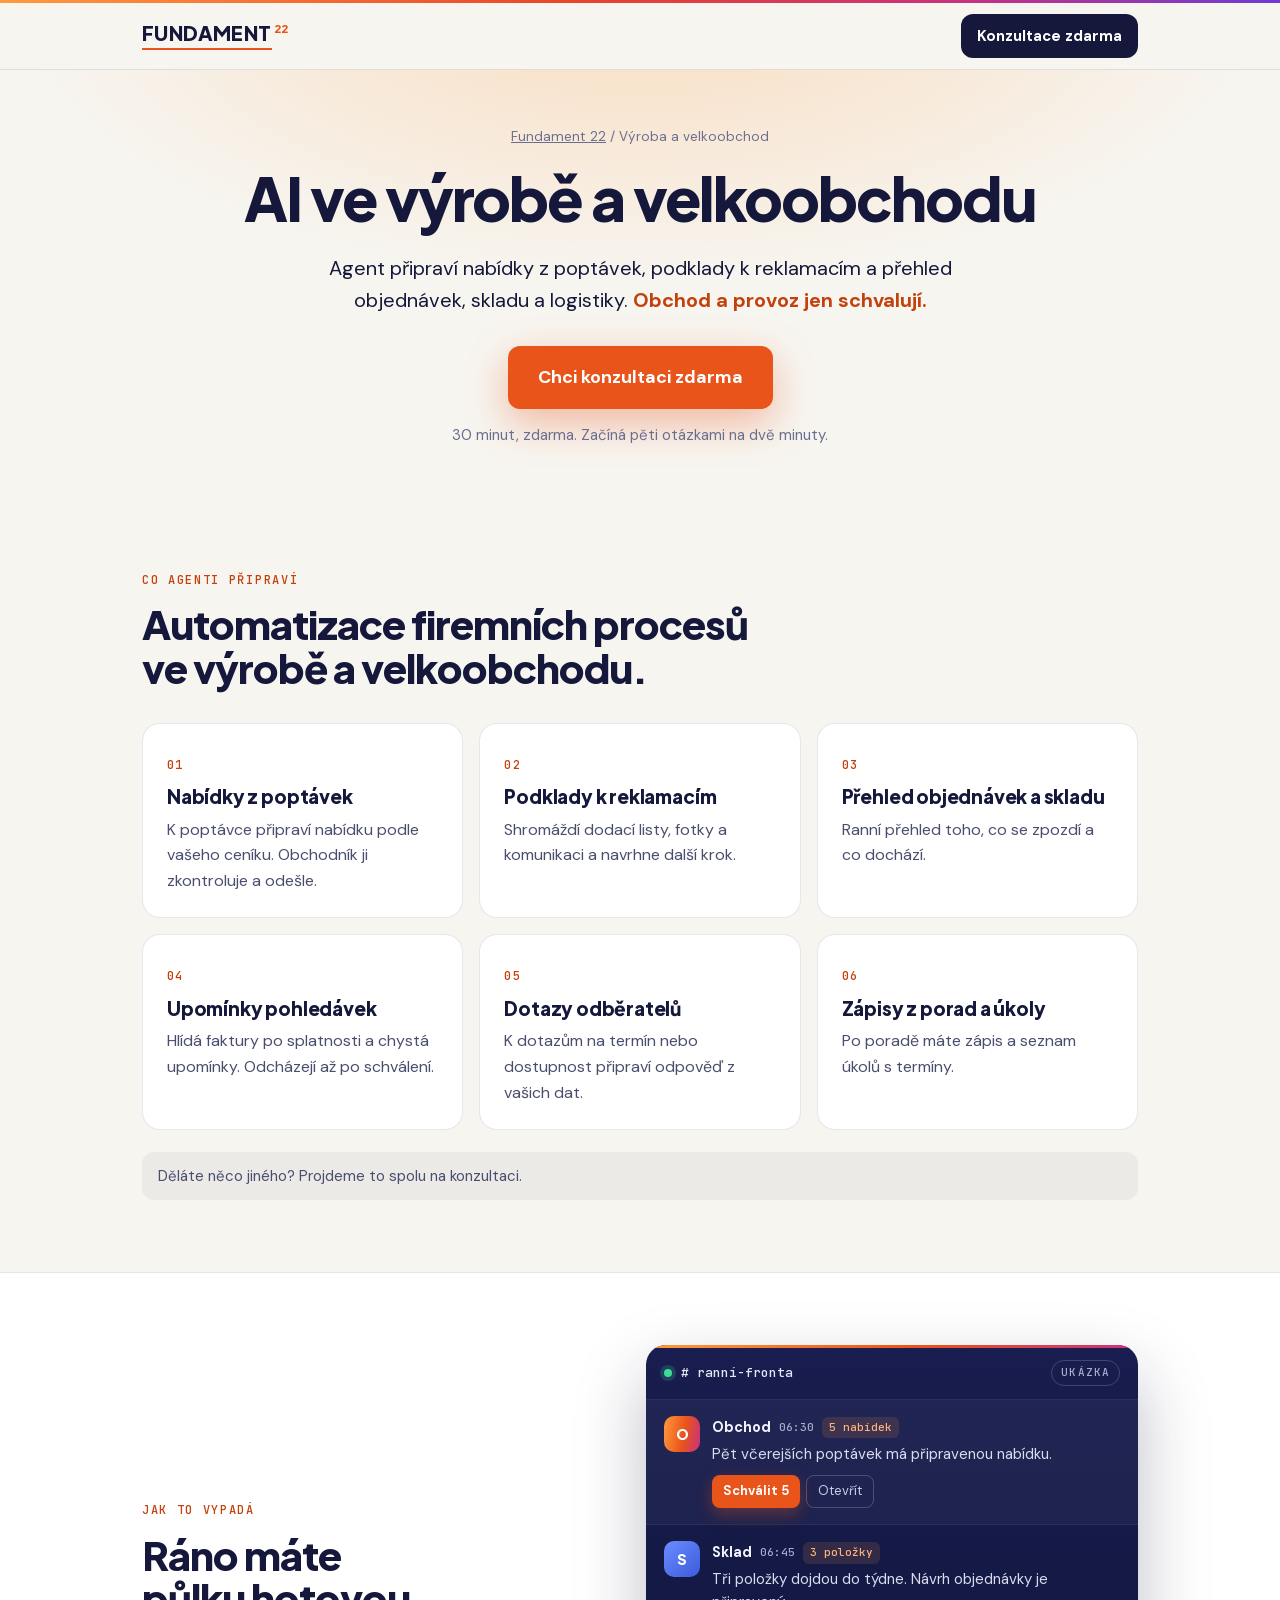
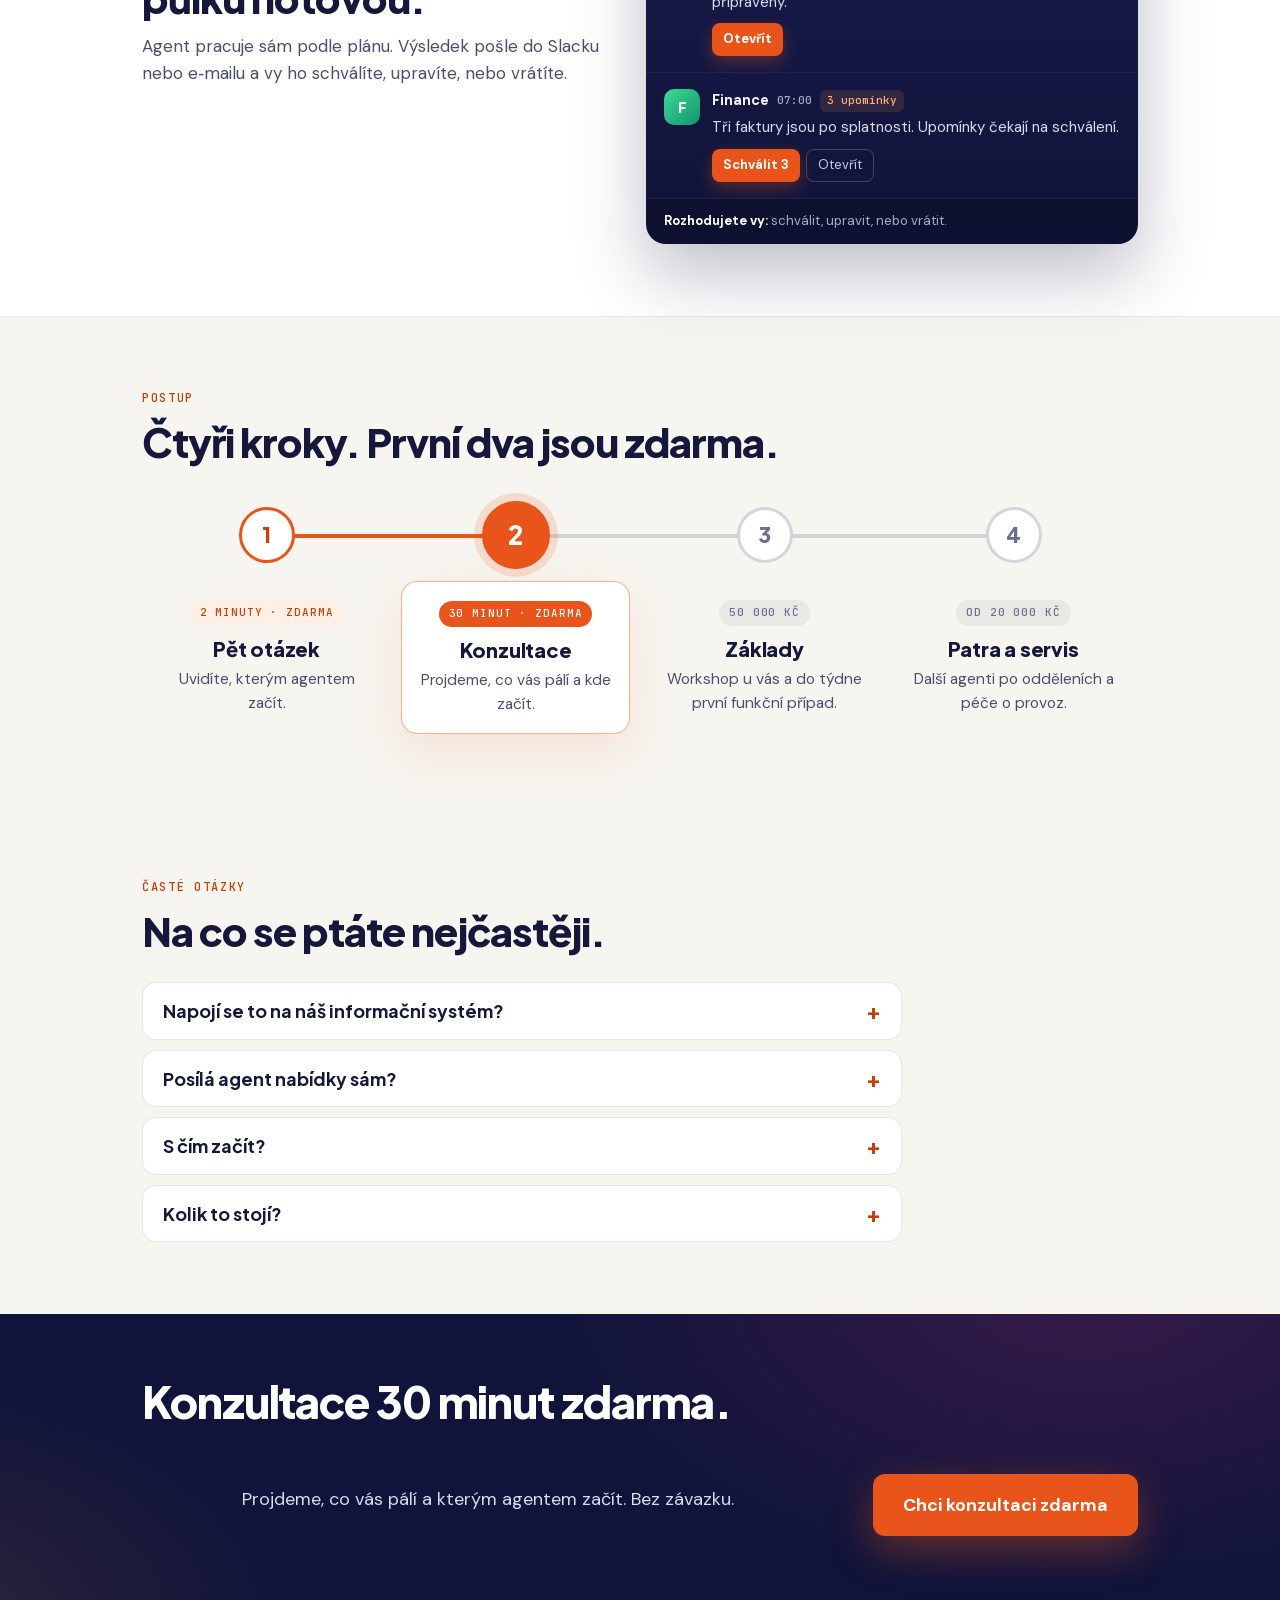
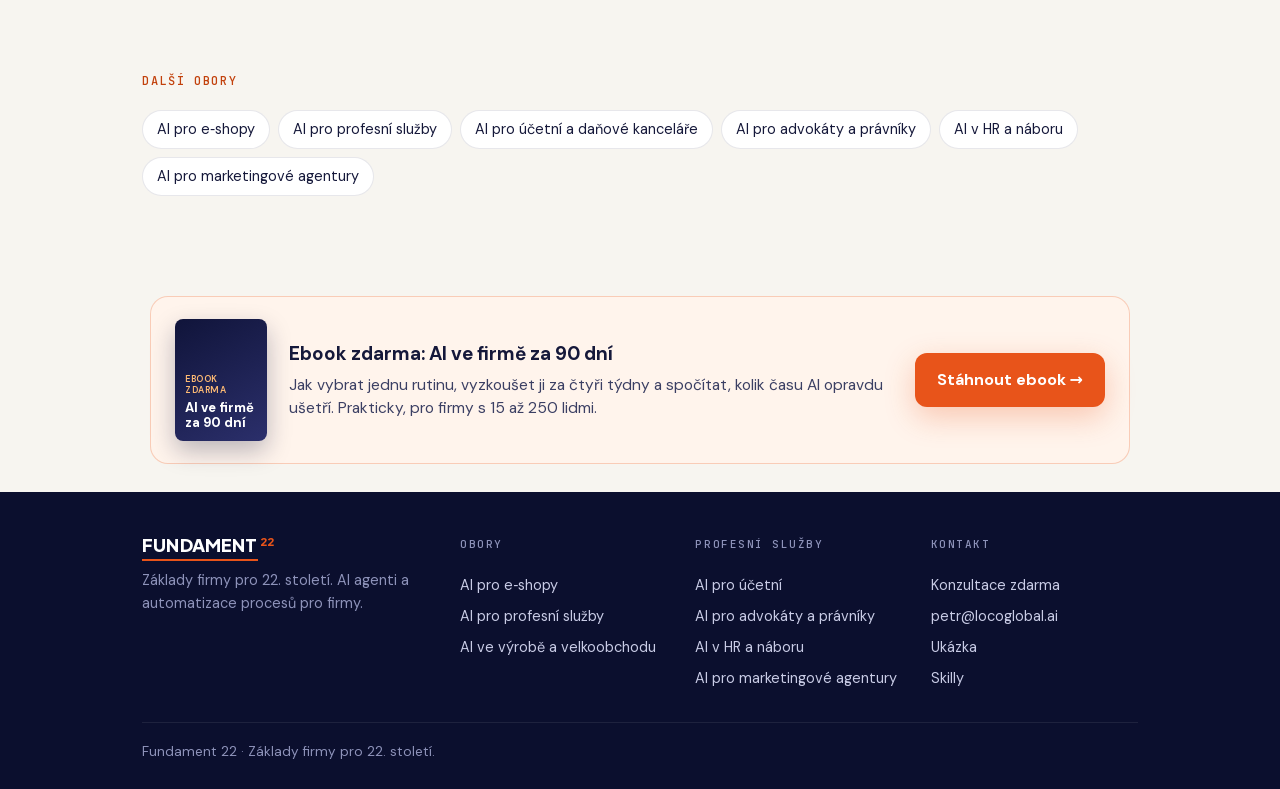
<file: ai-ve-vyrobe-a-velkoobchodu/index.html>
<!doctype html>
<html lang="cs">
<head>
<meta charset="utf-8">
<meta name="viewport" content="width=device-width, initial-scale=1">
<title>AI ve výrobě a velkoobchodu: automatizace firemních procesů | Fundament 22</title>
<meta name="description" content="AI ve výrobě a velkoobchodu. AI agenti připraví nabídky z poptávek, podklady k reklamacím a přehled objednávek, vy schvalujete. Konzultace zdarma.">
<meta name="keywords" content="AI ve výrobě, AI pro výrobní firmy, AI ve velkoobchodu, AI v logistice, automatizace procesů, automatizace firemních procesů, automatizace obchodních procesů, nabídky z poptávek">
<meta name="robots" content="index, follow">
<link rel="canonical" href="https://fundament22.com/ai-ve-vyrobe-a-velkoobchodu/">
<meta property="og:type" content="website">
<meta property="og:locale" content="cs_CZ">
<meta property="og:site_name" content="Fundament 22">
<meta property="og:title" content="AI ve výrobě a velkoobchodu — Fundament 22">
<meta property="og:description" content="AI ve výrobě a velkoobchodu. AI agenti připraví nabídky z poptávek, podklady k reklamacím a přehled objednávek, vy schvalujete. Konzultace zdarma.">
<meta property="og:url" content="https://fundament22.com/ai-ve-vyrobe-a-velkoobchodu/">
<meta property="og:image" content="https://fundament22.com/assets/og-start.png">
<meta property="og:image:width" content="1200">
<meta property="og:image:height" content="630">
<meta name="twitter:card" content="summary_large_image">
<meta name="theme-color" content="#F7F5F0">
<link rel="icon" href="/assets/favicon.svg" type="image/svg+xml">
<link rel="apple-touch-icon" href="/assets/apple-touch-icon.png">
<link rel="preload" href="/assets/fonts/PlusJakartaSans-latin-ext-4.woff2" as="font" type="font/woff2" crossorigin>
<link rel="stylesheet" href="/assets/fonts.css">
<script type="application/ld+json">
{"@context": "https://schema.org", "@graph": [{"@type": "WebPage", "name": "AI ve výrobě a velkoobchodu", "url": "https://fundament22.com/ai-ve-vyrobe-a-velkoobchodu/", "inLanguage": "cs", "description": "AI ve výrobě a velkoobchodu. AI agenti připraví nabídky z poptávek, podklady k reklamacím a přehled objednávek, vy schvalujete. Konzultace zdarma.", "isPartOf": {"@type": "WebSite", "name": "Fundament 22", "url": "https://fundament22.com/"}}, {"@type": "BreadcrumbList", "itemListElement": [{"@type": "ListItem", "position": 1, "name": "Fundament 22", "item": "https://fundament22.com/"}, {"@type": "ListItem", "position": 2, "name": "Výroba a velkoobchod", "item": "https://fundament22.com/ai-ve-vyrobe-a-velkoobchodu/"}]}, {"@type": "Service", "name": "AI ve výrobě a velkoobchodu", "description": "AI ve výrobě a velkoobchodu. AI agenti připraví nabídky z poptávek, podklady k reklamacím a přehled objednávek, vy schvalujete. Konzultace zdarma.", "areaServed": "CZ", "provider": {"@type": "Organization", "name": "Fundament 22"}, "offers": {"@type": "Offer", "name": "Úvodní konzultace 30 minut", "price": "0", "priceCurrency": "CZK"}}, {"@type": "FAQPage", "mainEntity": [{"@type": "Question", "name": "Napojí se to na náš informační systém?", "acceptedAnswer": {"@type": "Answer", "text": "Záleží na systému a na tom, jak umí vydávat data. Ověříme to v první analýze."}}, {"@type": "Question", "name": "Posílá agent nabídky sám?", "acceptedAnswer": {"@type": "Answer", "text": "Ne. Nabídku připraví a obchodník ji zkontroluje a odešle."}}, {"@type": "Question", "name": "S čím začít?", "acceptedAnswer": {"@type": "Answer", "text": "Většinou s nabídkami z poptávek nebo s upomínkami. Opakují se a výsledek se snadno kontroluje."}}, {"@type": "Question", "name": "Kolik to stojí?", "acceptedAnswer": {"@type": "Answer", "text": "Úvodní konzultace na 30 minut je zdarma. Základy stojí v zaváděcí ceně 50 000 Kč, každé další patro 20 000 Kč a servis od 15 000 Kč měsíčně."}}]}]}
</script>
<style>
:root{--bg:#F7F5F0;--ink:#15183A;--ink2:#4A4E6E;--ink3:#6B6F8F;--line:rgba(21,24,58,.10);--or:#E8541A;--or2:#C2410C;--dark:#10143A;--card:#fff;
--disp:'Plus Jakarta Sans',system-ui,sans-serif;--mono:'JetBrains Mono',ui-monospace,monospace;--grad:linear-gradient(100deg,#FF9A3D,#E8541A 55%,#C8327E)}
*{box-sizing:border-box}
html{scroll-behavior:smooth;-webkit-text-size-adjust:100%}
body{margin:0;background:var(--bg);color:var(--ink);font-family:'DM Sans',system-ui,sans-serif;font-size:17px;line-height:1.6;-webkit-font-smoothing:antialiased}
a{color:var(--or2)}
.wrap{max-width:1040px;margin:0 auto;padding:0 22px}
.eyebrow{font-family:var(--mono);font-size:12px;letter-spacing:.14em;text-transform:uppercase;color:var(--or2);margin:0 0 12px}
h1,h2,h3{font-family:var(--disp);font-weight:800;letter-spacing:-.025em;line-height:1.08;margin:0;text-wrap:balance}
h1{font-size:clamp(36px,6.4vw,64px)}
h2{font-size:clamp(28px,4vw,40px)}
h3{font-size:19px;letter-spacing:-.01em;line-height:1.25}
p{margin:0}
.top{position:sticky;top:0;z-index:20;background:rgba(247,245,240,.86);backdrop-filter:blur(14px);-webkit-backdrop-filter:blur(14px);border-bottom:1px solid var(--line)}
.top::before{content:"";display:block;height:3px;background:linear-gradient(90deg,#FF9A3D,#E8442A 45%,#C8327E 75%,#6D3BD6)}
.top .wrap{display:flex;align-items:center;justify-content:space-between;gap:12px;padding-top:11px;padding-bottom:11px}
.logo{display:flex;align-items:center;gap:10px;text-decoration:none;color:var(--ink);font-family:var(--disp);font-weight:800;font-size:17px;letter-spacing:.01em;white-space:nowrap}
.logo .ai{color:var(--or)}
.top .btn{white-space:nowrap}
@media(max-width:420px){.logo{font-size:15px;gap:8px}.top .btn.sm{padding:9px 13px;font-size:14px}}
@media(max-width:375px){.logo{font-size:14px;gap:7px}.logo svg{width:23px;height:23px}.top .btn.sm{padding:8px 11px;font-size:13.5px}}
@media(max-width:340px){.logo{font-size:13px}.logo svg{display:none}}
.btn{display:inline-block;font-family:inherit;font-weight:700;font-size:16px;text-decoration:none;border-radius:12px;padding:14px 22px;background:var(--or);color:#fff;box-shadow:0 10px 30px rgba(232,84,26,.28);transition:transform .2s,box-shadow .2s}
.btn:hover{transform:translateY(-2px);box-shadow:0 14px 40px rgba(232,84,26,.38);color:#fff}
.btn.sm{padding:10px 16px;font-size:15px;box-shadow:none;background:var(--ink)}
.btn.ghost{background:#fff;color:var(--ink);box-shadow:none;border:1px solid rgba(21,24,58,.16)}
a:focus-visible,button:focus-visible{outline:2px solid var(--or);outline-offset:3px;border-radius:8px}
section{padding:72px 0}
.hero{padding:72px 0 56px;text-align:center}
.hero h1 span{color:var(--or)}
.hero .lead{max-width:640px;margin:22px auto 0;font-size:19px;color:var(--ink2)}
.cta{display:flex;flex-wrap:wrap;gap:12px;justify-content:center;margin-top:30px}
.pills{display:flex;flex-wrap:wrap;gap:8px 22px;justify-content:center;list-style:none;padding:0;margin:26px 0 0;font-size:14.5px;color:var(--ink3)}
.pills li::before{content:"●";color:var(--or);font-size:9px;margin-right:8px;vertical-align:2px}
.split{display:grid;gap:36px;align-items:center}
@media(min-width:860px){.split{grid-template-columns:1fr 1.05fr}}
.sub{margin-top:14px;color:var(--ink2)}
.white{background:#fff;border-top:1px solid var(--line);border-bottom:1px solid var(--line)}
.queue{position:relative;background:linear-gradient(180deg,#191D4F,#10143A);color:#F3F1FA;border-radius:20px;overflow:hidden;box-shadow:0 30px 70px rgba(21,24,58,.28)}
.queue::before{content:"";position:absolute;inset:0 0 auto 0;height:3px;background:var(--grad)}
.queue .qh{display:flex;justify-content:space-between;align-items:center;gap:10px;padding:15px 18px 13px;border-bottom:1px solid rgba(255,255,255,.08);font-size:13px;color:#A9ADCB}
.queue .ch{display:flex;align-items:center;gap:9px;font-family:var(--mono);color:#E4E6F5}
.queue .ch i{width:8px;height:8px;border-radius:50%;background:#3DDC97;box-shadow:0 0 0 4px rgba(61,220,151,.18)}
.queue .st{font-family:var(--mono);font-size:11px;letter-spacing:.1em;text-transform:uppercase;border:1px solid rgba(255,255,255,.18);border-radius:999px;padding:3px 9px}
.queue .m{display:flex;gap:12px;padding:16px 18px;border-bottom:1px solid rgba(255,255,255,.06)}
.queue .m.hot{background:rgba(255,255,255,.04)}
.queue .mb{flex:1;min-width:0}
.queue .mh{display:flex;flex-wrap:wrap;align-items:center;gap:4px 8px}
.av{flex:none;width:36px;height:36px;border-radius:10px;background:var(--grad);display:grid;place-items:center;font-family:var(--disp);font-weight:800;font-size:14px;color:#fff}
.av.b{background:linear-gradient(135deg,#6C8CFF,#3B5BDB)}.av.g{background:linear-gradient(135deg,#3DDC97,#12936A)}
.queue b{font-size:14.5px}.queue time{font-family:var(--mono);font-size:11px;color:#A9ADCB}
.queue .chip{font-family:var(--mono);font-size:11px;color:#FFB27A;background:rgba(255,154,61,.13);border-radius:6px;padding:2px 7px}
.queue .m p{font-size:15px;line-height:1.5;color:#D9DBEF;margin-top:4px}
.queue .act{display:flex;flex-wrap:wrap;gap:6px;margin-top:10px}
.queue .ok{font-size:13px;font-weight:700;color:#fff;background:var(--or);border-radius:8px;padding:6px 11px;box-shadow:0 6px 16px rgba(232,84,26,.32)}
.queue .no{font-size:13px;color:#C9CCE6;border:1px solid rgba(255,255,255,.2);border-radius:8px;padding:5px 11px}
.queue .qf{padding:12px 18px;font-size:13px;color:#A9ADCB;background:rgba(0,0,0,.2)}
.queue .qf b{color:#fff;font-size:13px}
.queue.anim .m{opacity:0;transform:translateY(12px)}
.queue.anim.in .m{opacity:1;transform:none;transition:opacity .5s ease,transform .5s ease}
.queue.anim.in .m:nth-child(3){transition-delay:.3s}.queue.anim.in .m:nth-child(4){transition-delay:.6s}
.ob h3 a{color:inherit;text-decoration:none}.ob h3 a:hover{color:var(--or2)}
.ob .more{display:inline-block;margin-top:14px;font-weight:700;font-size:15px;text-decoration:none}
.grid3{display:grid;gap:16px;margin-top:34px}
@media(min-width:760px){.grid3{grid-template-columns:repeat(3,1fr)}}
.card{background:var(--card);border:1px solid var(--line);border-radius:18px;padding:24px}
.card .n{font-family:var(--mono);font-size:12px;letter-spacing:.12em;color:var(--or2);margin-bottom:10px}
.card p{margin-top:8px;font-size:16px;color:var(--ink2)}
.card .price{font-family:var(--disp);font-weight:800;font-size:22px;letter-spacing:-.02em;margin-top:12px;color:var(--ink)}
.card.hl{border-color:rgba(232,84,26,.5);box-shadow:0 18px 50px rgba(232,84,26,.10)}
.fit{display:grid;gap:16px;margin-top:30px}
@media(min-width:760px){.fit{grid-template-columns:1fr 1fr}}
.fit ul{list-style:none;padding:0;margin:12px 0 0;display:grid;gap:8px;font-size:16px;color:var(--ink2)}
.fit li{display:flex;gap:10px}.fit li::before{flex:none;font-weight:800}
.fit .yes li::before{content:"✓";color:#127552}.fit .nope li::before{content:"✕";color:#B3261E}
.demo{display:flex;flex-wrap:wrap;gap:18px 30px;align-items:center;justify-content:space-between}
.demo p{color:var(--ink2);margin-top:8px;max-width:560px}
.hero{background:radial-gradient(900px 420px at 50% -80px,rgba(255,154,61,.28),transparent 70%)}
.hero h1{font-size:clamp(38px,7vw,72px);letter-spacing:-.035em}
.hero .lead{font-size:20px;color:var(--ink)}
.hero .lead b{color:var(--or2)}
.free{display:inline-flex;align-items:center;gap:12px;margin-bottom:26px;padding:6px 18px 6px 6px;border-radius:999px;background:#fff;border:1px solid rgba(232,84,26,.35);box-shadow:0 8px 26px rgba(232,84,26,.14);font-weight:600;font-size:15.5px;color:var(--ink);text-decoration:none}
.free b{background:var(--or);color:#fff;border-radius:999px;padding:5px 13px;font-family:var(--mono);font-size:12px;letter-spacing:.12em;text-transform:uppercase}
.btn.big{font-size:18px;padding:17px 30px;box-shadow:0 14px 40px rgba(232,84,26,.38)}
.btn.white{background:#fff;color:var(--or2);box-shadow:0 10px 30px rgba(0,0,0,.18);white-space:nowrap}
.btn.white:hover{color:var(--or2)}
.flow{list-style:none;padding:0;margin:44px 0 0;display:grid;grid-template-columns:repeat(4,1fr);gap:0;position:relative}
.flow::before{content:"";position:absolute;left:12.5%;right:12.5%;top:27px;height:4px;border-radius:4px;background:linear-gradient(90deg,var(--or) 0,var(--or) 34%,rgba(21,24,58,.16) 34%)}
.flow li{position:relative;padding:0 10px;text-align:center}
.flow .dot{position:relative;z-index:1;display:grid;place-items:center;width:56px;height:56px;margin:0 auto 18px;border-radius:50%;background:#fff;border:3px solid rgba(21,24,58,.18);font-family:var(--disp);font-weight:800;font-size:21px;color:var(--ink3)}
.flow .free1 .dot{border-color:var(--or);color:var(--or2)}
.flow .main .dot{background:var(--or);border-color:var(--or);color:#fff;width:68px;height:68px;margin-top:-6px;margin-bottom:12px;font-size:26px;box-shadow:0 0 0 8px rgba(232,84,26,.16)}
.flow .tag{display:inline-block;font-family:var(--mono);font-size:11px;letter-spacing:.08em;text-transform:uppercase;color:var(--ink3);background:rgba(21,24,58,.06);border-radius:999px;padding:4px 10px;margin-bottom:10px}
.flow .free1 .tag{background:#FFF0E6;color:var(--or2)}
.flow .main .tag{background:var(--or);color:#fff}
.flow h3{font-size:20px}
.flow p{font-size:15.5px;color:var(--ink2);margin-top:6px}
.flow .main .fb{background:#fff;border:1px solid rgba(232,84,26,.45);border-radius:16px;padding:16px 14px;box-shadow:0 18px 50px rgba(232,84,26,.12)}
.flow li:not(.main) .fb{padding:16px 6px}
.flownote{margin-top:26px;text-align:center;font-weight:600;color:var(--ink2)}
@media(max-width:820px){
.flow{grid-template-columns:1fr;gap:18px;margin-top:32px}
.flow::before{left:27px;right:auto;top:28px;bottom:60px;width:4px;height:auto;background:linear-gradient(180deg,var(--or) 0,var(--or) 34%,rgba(21,24,58,.16) 34%)}
.flow li{display:flex;gap:16px;text-align:left;padding:0;align-items:flex-start}
.flow .dot,.flow .main .dot{flex:none;width:56px;height:56px;margin:0;font-size:21px}
.flow li:not(.main) .fb{padding:4px 0 0}
.flow .fb{flex:1}
}
.band{background:var(--or);color:#fff;padding:52px 0;background-image:linear-gradient(100deg,#FF8A2A,#E8541A 50%,#C8327E)}
.band .wrap{display:flex;flex-wrap:wrap;gap:22px 40px;align-items:center;justify-content:space-between}
.band h2{color:#fff;font-size:clamp(28px,4.4vw,44px)}
.band p{margin-top:10px;font-size:18px;max-width:560px;color:#FFE9DC}
.herostat{display:inline-flex;align-items:center;gap:14px;margin:26px auto 0;padding:14px 22px;border-radius:18px;background:var(--dark);color:#fff;text-decoration:none;box-shadow:0 18px 50px rgba(21,24,58,.22)}
.herostat .was,.uc .was{font-family:var(--disp);font-weight:800;color:#8E93BA;text-decoration:line-through;text-decoration-thickness:2px}
.herostat .was{font-size:28px}.herostat .arr{color:#FF9A3D;font-size:24px;font-weight:800}
.herostat .now{font-family:var(--disp);font-weight:800;font-size:44px;letter-spacing:-.03em;color:#FF7A2F;line-height:1}
.herostat .what{font-size:14px;line-height:1.35;color:#D9DBEF;text-align:left;border-left:1px solid rgba(255,255,255,.18);padding-left:14px}
.herostat .was,.herostat .now,.herostat .arr,.uc .nums span{white-space:nowrap}
@media(max-width:600px){.herostat{gap:10px;padding:12px 16px}.herostat .was{font-size:22px}.herostat .now{font-size:36px}.herostat .what{font-size:13px;padding-left:10px}}
.ucs{display:grid;gap:16px;margin-top:32px}
@media(min-width:640px){.ucs{grid-template-columns:1fr 1fr}}
@media(min-width:960px){.ucs{grid-template-columns:repeat(3,1fr)}}
.uc{background:#fff;border:1px solid var(--line);border-radius:18px;padding:22px}
.uc:first-child{border-color:rgba(232,84,26,.5);box-shadow:0 18px 50px rgba(232,84,26,.12)}
.uc .nums{display:flex;align-items:baseline;gap:10px;margin-top:12px}
.uc .was{font-size:22px;color:var(--ink3)}
.uc .arr{color:var(--or);font-weight:800;font-size:20px}
.uc .now{font-family:var(--disp);font-weight:800;font-size:40px;letter-spacing:-.03em;line-height:1;color:var(--or)}
.uc .per{font-family:var(--mono);font-size:11px;letter-spacing:.1em;text-transform:uppercase;color:var(--ink3);margin-left:2px}
.bars{position:relative;height:10px;margin:14px 0 12px}
.bars i{position:absolute;left:0;top:0;height:10px;border-radius:6px}
.bars .b1{width:100%;background:rgba(21,24,58,.10)}
.bars .b2{background:var(--or)}
.uc p{font-size:15.5px;color:var(--ink2)}
.est{margin-top:22px;font-size:15px;color:var(--ink2);background:rgba(21,24,58,.05);border-radius:12px;padding:12px 16px}
.est b{color:var(--ink)}
/* ---------- online analýza (formulář z FIREMNI AI) ---------- */
.az{background:var(--dark);color:#fff;padding:80px 0;background-image:radial-gradient(900px 500px at 85% -10%,rgba(200,50,126,.22),transparent 60%),radial-gradient(700px 420px at -10% 110%,rgba(255,154,61,.14),transparent 60%);scroll-margin-top:60px;
--line:#3a3e5e;--muted:#a9adcb;--soft:#d9dbef;--acard:#1d2150;--bg2:#15183a;--o1:#ff9a3d;font-family:var(--disp);font-size:16px;line-height:1.5}
.az .in{max-width:760px;margin:0 auto;padding:0 20px}
.az .hd{display:flex;justify-content:space-between;align-items:center;gap:10px;margin-bottom:10px}
.az .mono{font-family:var(--mono);letter-spacing:.06em;text-transform:uppercase;font-size:12px;color:var(--o1)}
.az .bar{height:4px;background:var(--line);border-radius:4px;overflow:hidden;margin:4px 0 28px}
.az .bar i{display:block;height:100%;width:0;background:var(--grad);transition:width .35s ease}
.az h2{font-size:clamp(26px,5.4vw,38px);line-height:1.15;margin:8px 0 10px;letter-spacing:-.015em;color:#fff}
.az h2:focus{outline:none}
.az h3{font-size:18px;margin:0 0 4px;font-weight:700;color:#fff}
.az p{margin:0 0 14px;color:var(--soft)}
.az .lead{font-size:18px;max-width:56ch}
.az .hint{color:var(--muted);font-size:14px}
.az .grad{background:var(--grad);-webkit-background-clip:text;background-clip:text;color:transparent}
.az .btn{appearance:none;border:0;cursor:pointer;font:inherit;font-weight:700;border-radius:12px;padding:15px 22px;min-height:52px;color:#fff;background:var(--grad);box-shadow:0 8px 28px rgba(232,84,26,.35)}
.az .btn:disabled{opacity:.4;cursor:not-allowed;box-shadow:none;transform:none}
.az .btn:focus-visible,.az .opt:focus-visible,.az input:focus-visible{outline:2px solid var(--o1);outline-offset:2px}
.az .row{display:flex;gap:10px;flex-wrap:wrap;align-items:center;margin-top:22px}
.az .pills{justify-content:flex-start;color:var(--muted);margin-top:22px}
.az .pills li::before{color:var(--o1)}
.az .opts{display:grid;gap:10px;margin-top:20px}
.az .opt{appearance:none;font:inherit;text-align:left;color:#fff;background:var(--acard);border:1px solid var(--line);border-radius:14px;padding:16px 18px;min-height:58px;cursor:pointer;display:flex;gap:14px;align-items:center;transition:border-color .15s}
.az .opt:hover{border-color:var(--o1)}
.az .opt[aria-pressed="true"]{border-color:var(--o1);background:#262a60}
.az .opt b{font-weight:700;display:block}
.az .opt small{color:var(--muted);font-size:14px;display:block}
.az .opt .k{flex:none;width:28px;height:28px;border-radius:8px;border:1px solid var(--line);display:grid;place-items:center;font-family:var(--mono);font-size:12px;color:var(--muted)}
.az .opt[aria-pressed="true"] .k{background:var(--grad);border-color:transparent;color:#fff}
.az .card{background:var(--acard);border:1px solid var(--line);border-radius:16px;padding:20px}
.az .verdict{border-left:4px solid var(--o1)}
.az .tasks{display:grid;gap:10px;margin:16px 0 0;padding:0;list-style:none}
.az .task{display:flex;gap:14px;align-items:flex-start;background:var(--bg2);border:1px solid var(--line);border-radius:14px;padding:14px 16px}
.az .task .n{flex:none;font-family:var(--mono);color:var(--o1);font-size:13px;padding-top:3px}
.az .task p{margin:0;font-size:15px}
.az .locked{position:relative;margin-top:10px}
.az .locked .blur{filter:blur(6px);opacity:.55;pointer-events:none;user-select:none;max-height:104px;overflow:hidden}
.az .locked .veil{position:absolute;inset:0;display:grid;place-items:center;text-align:center;padding:16px}
.az .veil span{background:rgba(16,20,58,.85);border:1px solid var(--line);border-radius:999px;padding:8px 14px;font-size:14px;font-weight:600}
.az form{display:grid;gap:12px;margin-top:14px}
.az label{display:grid;gap:6px;font-size:14px;color:var(--soft);font-weight:600}
.az input{font:inherit;font-size:16px;color:#fff;background:var(--bg2);border:1px solid var(--line);border-radius:12px;padding:14px;min-height:52px;width:100%}
.az input::placeholder{color:#6b6f8f}
.az .two{display:grid;gap:12px}
@media(min-width:620px){.az .two{grid-template-columns:1fr 1fr}.az .opts.c2{grid-template-columns:1fr 1fr}}
.az .err{color:#ff8f8f;font-size:14px;min-height:20px;margin:0}
.az .legal{font-size:12.5px;color:var(--muted);margin:0}
.az .slack{background:#0c0f2c;border:1px solid var(--line);border-radius:16px;overflow:hidden;margin-top:16px}
.az .slack .top{position:static;display:flex;justify-content:space-between;gap:8px;padding:12px 16px;border-bottom:1px solid var(--line);font-size:13px;color:var(--muted);background:none;backdrop-filter:none}
.az .slack .top::before{display:none}
.az .msg{display:flex;gap:12px;padding:14px 16px;border-bottom:1px solid rgba(58,62,94,.5)}
.az .msg:last-child{border-bottom:0}
.az .msg b{font-size:14px}
.az .msg time{font-family:var(--mono);font-size:11px;color:var(--muted);margin-left:8px}
.az .msg p{margin:2px 0 0;font-size:15px}
.az .note{border:1px dashed var(--o1);border-radius:12px;padding:12px 14px;font-size:14px;color:var(--soft);margin-top:14px}
.az .steps{counter-reset:s;display:grid;gap:10px;margin:14px 0 0;padding:0;list-style:none}
.az .steps li{counter-increment:s;display:flex;gap:12px;font-size:15px;color:var(--soft)}
.az .steps li::before{content:counter(s);flex:none;width:26px;height:26px;border-radius:50%;border:1px solid var(--o1);color:var(--o1);display:grid;place-items:center;font-family:var(--mono);font-size:12px}
.az a{color:var(--o1)}
.az .back{background:none;border:0;color:var(--muted);font:inherit;font-size:14px;cursor:pointer;padding:10px 0;margin-top:14px}
.az .fade{animation:azf .3s ease}
@keyframes azf{from{transform:translateY(8px)}to{transform:none}}
.az section{padding:0}.az section+section{margin-top:22px}
footer{background:#0B0F2E;color:#8E93BA;padding:28px 0;font-size:14px}
footer .wrap{display:flex;flex-wrap:wrap;gap:10px 24px;justify-content:space-between;align-items:center}
footer a{color:#C9CCE6}
.micro{margin-top:14px;font-size:15px;color:var(--ink3)}
.saves{max-width:540px;margin:28px auto 0;background:var(--dark);color:#fff;border-radius:20px;box-shadow:0 18px 50px rgba(21,24,58,.22);overflow:hidden;text-align:left}
.saves .track{display:flex;overflow-x:auto;scroll-snap-type:x mandatory;scrollbar-width:none;overscroll-behavior-x:contain}
.saves .track::-webkit-scrollbar{display:none}
.saves .slide{flex:0 0 100%;scroll-snap-align:start;padding:22px 26px 6px}
.saves .k{font-family:var(--mono);font-size:12px;letter-spacing:.1em;text-transform:uppercase;color:#FF9A3D}
.saves .nums{display:flex;align-items:baseline;gap:12px;margin-top:10px;white-space:nowrap}
.saves .was{font-family:var(--disp);font-weight:800;font-size:26px;color:#8E93BA;text-decoration:line-through;text-decoration-thickness:2px}
.saves .arr{color:#FF9A3D;font-size:24px;font-weight:800}
.saves .now{font-family:var(--disp);font-weight:800;font-size:48px;letter-spacing:-.03em;line-height:1;color:#FF7A2F}
.saves .per{font-family:var(--mono);font-size:11px;letter-spacing:.1em;text-transform:uppercase;color:#A9ADCB}
.saves .slide>p:last-child{margin-top:12px;font-size:16px;line-height:1.45;color:#D9DBEF}
.saves .foot{display:flex;align-items:center;justify-content:space-between;gap:12px;padding:6px 16px 10px 26px;font-size:12.5px;color:#8E93BA}
.saves .dots{display:flex}
.saves .dots button{appearance:none;border:0;background:none;padding:0;width:28px;height:28px;display:grid;place-items:center;cursor:pointer}
.saves .dots button::before{content:"";width:8px;height:8px;border-radius:8px;background:rgba(255,255,255,.3);transition:width .25s,background .25s}
.saves .dots button[aria-current="true"]::before{width:20px;background:#FF7A2F}
.saves .dots button:focus-visible{outline:2px solid #FF9A3D;outline-offset:-4px}
@media(max-width:600px){.saves{margin-top:22px}.saves .slide{padding:18px 20px 4px}.saves .was{font-size:22px}.saves .now{font-size:42px}.saves .slide>p:last-child{font-size:15.5px}.saves .foot{padding-left:20px}}
.ob ul{list-style:none;padding:0;margin:12px 0 0;display:grid;gap:8px;font-size:16px;color:var(--ink2)}
.ob li{display:flex;gap:10px}.ob li::before{content:"→";flex:none;color:var(--or);font-weight:800}
@media(max-width:759px){.ob{gap:12px;margin-top:22px}.ob .card{padding:18px 20px}.ob ul{gap:6px;font-size:15.5px}}
.az .verdict h2{font-size:clamp(22px,4.6vw,30px);margin:0 0 6px}
.az .cal{display:inline-block;text-decoration:none;color:#fff;margin-top:6px}
@media(max-width:639px){
.ucs{gap:0;margin-top:22px;background:#fff;border:1px solid var(--line);border-radius:18px;padding:2px 18px}
.uc,.uc:first-child{display:grid;grid-template-columns:1fr auto;align-items:center;gap:8px 12px;padding:14px 0;border:0;border-bottom:1px solid var(--line);border-radius:0;box-shadow:none;background:none}
.uc:last-child{border-bottom:0}
.uc h3{font-size:16px}
.uc .nums{margin:0;gap:6px;justify-content:flex-end;flex-wrap:wrap}
.uc .was{font-size:15px}.uc .arr{font-size:14px}.uc .now{font-size:24px}
.uc .per{flex-basis:100%;text-align:right;margin:0;font-size:10px}
.uc .bars{grid-column:1/-1;margin:0;height:6px}.uc .bars i{height:6px}
.uc p{display:none}
}
@media(max-width:600px){section{padding:44px 0}.hero{padding:40px 0 40px}.btn{width:100%;text-align:center}.top .btn{width:auto}.az{padding:44px 0 52px}.az .cal{width:100%;text-align:center}
.free{margin-bottom:20px}.flow{gap:14px;margin-top:26px}.flownote{margin-top:20px}.queue .m{padding:12px 16px}.az .bar{margin-bottom:20px}}
@media(prefers-reduced-motion:reduce){*{animation:none!important;transition:none!important}html{scroll-behavior:auto}}
.saves{position:relative;background:linear-gradient(160deg,#1C2058 0%,#10143A 62%);box-shadow:0 26px 60px rgba(21,24,58,.3)}
.saves::before{content:"";position:absolute;inset:0 0 auto 0;height:3px;background:var(--grad);z-index:1}
.saves .sh{display:flex;justify-content:space-between;align-items:center;gap:10px}
.saves .pct{flex:none;font-family:var(--mono);font-size:12px;font-weight:700;color:#10143A;background:linear-gradient(100deg,#FFB067,#FF7A2F);border-radius:999px;padding:4px 10px;white-space:nowrap}
.saves .tb{display:grid;gap:7px;margin-top:16px}
.saves .br{display:grid;grid-template-columns:82px 1fr;align-items:center;gap:10px;font-family:var(--mono);font-size:11px;letter-spacing:.06em;text-transform:uppercase;color:#8E93BA}
.saves .br i{display:block;height:8px;border-radius:8px;background:rgba(255,255,255,.16)}
.saves .br.on{color:#FFB27A}
.saves .br.on i{background:var(--grad);box-shadow:0 0 14px rgba(255,122,47,.5)}
.cmp{display:grid;gap:16px;margin-top:34px}
@media(min-width:760px){.cmp{grid-template-columns:repeat(3,1fr)}}
.cmp .card{position:relative}
.cmp dl{margin:14px 0 0;display:grid;gap:12px}
.cmp dt{font-family:var(--mono);font-size:11px;letter-spacing:.1em;text-transform:uppercase;color:var(--ink3)}
.cmp dd{margin:2px 0 0;font-size:16px;color:var(--ink2)}
.cmp .pick{position:absolute;top:-11px;left:22px;font-family:var(--mono);font-size:11px;letter-spacing:.1em;text-transform:uppercase;color:#fff;background:var(--or);border-radius:999px;padding:3px 10px}
.faq{max-width:760px;margin:30px 0 0;display:grid;gap:10px}
.faq details{background:var(--bg);border:1px solid var(--line);border-radius:14px;padding:0 20px}
.faq summary{cursor:pointer;font-family:var(--disp);font-weight:700;font-size:18px;line-height:1.3;padding:16px 0;list-style:none;display:flex;justify-content:space-between;gap:12px}
.faq summary::-webkit-details-marker{display:none}
.faq summary::after{content:"+";flex:none;color:var(--or2);font-size:22px;line-height:1}
.faq details[open] summary::after{content:"–"}
.faq details p{margin:0 0 18px;color:var(--ink2)}
footer{padding:44px 0 26px;font-size:14.5px}
footer .wrap{display:block}
footer a{text-decoration:none}footer a:hover{color:#fff;text-decoration:underline}
.fcols{display:grid;gap:28px}
@media(min-width:640px){.fcols{grid-template-columns:1fr 1fr}}
@media(min-width:900px){.fcols{grid-template-columns:1.4fr 1fr 1fr 1fr}}
.fbrand b{font-family:var(--disp);font-weight:800;font-size:18px;letter-spacing:.01em;color:#fff}
.fbrand p{margin-top:8px;max-width:300px}
footer h4{font-family:var(--mono);font-size:11px;letter-spacing:.14em;text-transform:uppercase;color:#8E93BA;margin:0 0 12px;font-weight:400}
footer nav{display:grid;gap:8px;align-content:start}
.fbot{display:flex;flex-wrap:wrap;gap:8px 24px;justify-content:space-between;margin-top:32px;padding-top:18px;border-top:1px solid rgba(255,255,255,.08);font-size:13.5px}
.logo{font-size:20px;letter-spacing:.02em}
.wm{display:inline-flex;align-items:flex-start;line-height:1}
.wm b{font-family:var(--disp);font-weight:800;padding-bottom:5px;border-bottom:2px solid var(--or)}
.wm sup{font-family:var(--disp);font-weight:800;font-size:.56em;line-height:1;color:var(--or);margin-left:2px;vertical-align:baseline;position:static}
@media(max-width:420px){.logo{font-size:18px}}
@media(max-width:375px){.logo{font-size:17px}}
@media(max-width:340px){.logo{font-size:15px}}
.fbrand .wm{font-size:20px;letter-spacing:.02em;color:#fff}
.ob6{grid-template-columns:1fr}
@media(min-width:640px){.ob6{grid-template-columns:1fr 1fr}}
@media(min-width:960px){.ob6{grid-template-columns:repeat(3,1fr)}}
.ob .ico{display:grid;place-items:center;width:44px;height:44px;border-radius:12px;background:#FFF0E6;color:var(--or2);margin-bottom:14px}
.ob6 h3{font-size:20px;line-height:1.2}
.est a{font-weight:700}
.who{display:grid;gap:28px;margin-top:26px;align-items:start}
@media(min-width:860px){.who{grid-template-columns:1.1fr 1fr}}
.story p{color:var(--ink2);margin-top:14px;font-size:18px}
.story p:first-child{margin-top:0;color:var(--ink)}
.ppl{display:flex;flex-wrap:wrap;gap:14px 28px;margin-top:26px}
.pp{display:flex;align-items:center;gap:12px}
.pp b{display:block;font-family:var(--disp);font-size:17px;line-height:1.2}
.pp small{font-family:var(--mono);font-size:11px;letter-spacing:.1em;text-transform:uppercase;color:var(--ink3)}
.runs ul{list-style:none;padding:0;margin:0 0 20px;display:grid;gap:10px;font-size:16px;color:var(--ink2)}
.runs ul:last-child{margin-bottom:0}
.runs li{display:flex;gap:10px}
.runs li::before{flex:none;font-weight:800}
.runs .yes li::before{content:"✓";color:#127552}
.runs .todo li::before{content:"○";color:var(--or2)}
.saves .nums{justify-content:center;margin-top:14px}
.saves .now{font-size:56px}
.saves .steps{display:grid;grid-template-columns:1fr 1fr 1fr;gap:8px;margin:18px 0 6px;position:relative}
.saves .steps::before{content:"";position:absolute;left:16%;right:16%;top:19px;height:2px;background:linear-gradient(90deg,rgba(255,255,255,.18),#FF7A2F 50%,rgba(255,255,255,.18))}
.saves .st{position:relative;text-align:center}
.saves .ic{width:40px;height:40px;border-radius:12px;margin:0 auto 8px;display:grid;place-items:center;background:#262A66;border:1px solid rgba(255,255,255,.14)}
.saves .st.mid .ic{background:var(--grad);border-color:transparent;box-shadow:0 0 18px rgba(255,122,47,.5)}
.saves .st b{display:block;font-size:14px;line-height:1.25;color:#fff}
.saves .st span{display:block;font-size:12.5px;line-height:1.3;color:#A9ADCB;margin-top:2px}
@media(max-width:600px){.saves .now{font-size:48px}.saves .st b{font-size:13px}.saves .st span{font-size:12px}}
a.pp{text-decoration:none;color:inherit}
.pp img{flex:none;width:60px;height:60px;border-radius:50%;object-fit:cover;border:2px solid #fff;box-shadow:0 4px 14px rgba(21,24,58,.16)}
.pp .li{display:block;font-size:13.5px;font-weight:700;color:var(--or2);margin-top:3px}
a.pp:hover .li{text-decoration:underline}
.tools{list-style:none;padding:0;margin:28px 0 0;display:flex;flex-wrap:wrap;gap:12px}
.tools li{display:flex;align-items:center;gap:12px;background:#fff;border:1px solid var(--line);border-radius:14px;padding:14px 20px;font-family:var(--disp);font-weight:800;font-size:18px;color:var(--ink)}
.tools svg{flex:none;color:var(--ink)}
.tm{margin-top:14px;font-size:13px;color:var(--ink3)}
@media(max-width:600px){.tools li{flex:1 1 100%;padding:12px 16px;font-size:17px}}
.qz{text-align:center}
.qz h2{font-size:clamp(30px,5vw,48px)}
.qz .qsub{font-family:var(--disp);font-weight:800;font-size:clamp(22px,3.4vw,32px);letter-spacing:-.02em;color:var(--or);margin-top:8px}
.qz .sub{max-width:620px;margin-left:auto;margin-right:auto}
.ours{margin-top:34px;background:var(--dark);color:#fff;border-radius:20px;padding:28px 26px}
.ours h3{font-size:clamp(22px,3vw,28px);color:#fff}
.ours>p{margin-top:10px;color:#D9DBEF}
.nums4{display:grid;gap:18px 22px;margin-top:22px;grid-template-columns:1fr 1fr}
@media(min-width:860px){.nums4{grid-template-columns:repeat(4,1fr)}}
.nums4 b{display:block;font-family:var(--disp);font-weight:800;font-size:clamp(24px,2.6vw,30px);letter-spacing:-.03em;line-height:1.1;color:#FF7A2F;white-space:nowrap}
.nums4 span{display:block;margin-top:6px;font-size:14.5px;line-height:1.35;color:#C9CCE6}
.ours .tm{color:#8E93BA}
@media(max-width:600px){.ours{padding:22px 18px}}
.pr .price s{font-size:16px;font-weight:700;color:var(--ink3);margin-right:6px}
.pr .pn{font-family:var(--mono);font-size:12px;line-height:1.5;color:var(--ink3);margin-top:6px}
.pr h3{font-size:21px}
.mem{margin:34px 0 0;display:grid;grid-template-columns:1fr auto 1.3fr auto 1fr;gap:10px;align-items:center}
.mcol{display:grid;gap:8px}
.mcol .n{font-family:var(--mono);font-size:12px;letter-spacing:.12em;text-transform:uppercase;color:var(--or2);margin:0 0 2px}
.mcol span{background:#fff;border:1px solid var(--line);border-radius:10px;padding:9px 12px;font-size:15px;font-weight:600}
.mcore{background:var(--dark);color:#fff;border-radius:18px;padding:22px 16px;text-align:center;box-shadow:0 18px 44px rgba(21,24,58,.22);border-top:3px solid var(--or)}
.mcore b{display:block;font-family:var(--disp);font-size:22px;letter-spacing:-.02em}
.mcore small{display:block;margin-top:6px;font-size:13.5px;line-height:1.35;color:#C9CCE6}
.marr{display:grid;gap:8px;width:34px}
.marr i{display:block;height:2px;background:var(--or);position:relative}
.marr i::after{content:"";position:absolute;right:-1px;top:-4px;border:5px solid transparent;border-left-color:var(--or)}
.marr i:last-child{transform:scaleX(-1)}
.mem figcaption{grid-column:1/-1;text-align:center;font-size:14.5px;color:var(--ink3);margin-top:6px}
@media(max-width:700px){.mem{grid-template-columns:1fr}.marr{width:2px;height:26px;margin:0 auto;display:block;background:var(--or)}.marr i{display:none}.mcol{grid-template-columns:repeat(3,1fr)}.mcol .n{grid-column:1/-1}.mcol span{text-align:center;padding:9px 6px;font-size:14px}}
</style>
<style>
.crumbs{font-size:13.5px;color:var(--ink3);margin:0 0 18px}.crumbs a{color:inherit}
.lp .hero{padding:56px 0 52px}
.lp .hero h1{font-size:clamp(34px,6vw,60px)}
.lp .hero .lead{max-width:700px}
.uc6{display:grid;gap:16px;margin-top:34px}
@media(min-width:640px){.uc6{grid-template-columns:1fr 1fr}}
@media(min-width:960px){.uc6{grid-template-columns:repeat(3,1fr)}}
.uc6 .card h3{font-size:19px;line-height:1.25}
.subs{display:grid;gap:16px;margin-top:30px}
@media(min-width:760px){.subs{grid-template-columns:1fr 1fr}}
.subs a.card{display:block;text-decoration:none;color:inherit;transition:border-color .2s,transform .2s}
.subs a.card:hover{border-color:rgba(232,84,26,.5);transform:translateY(-2px)}
.subs h3{font-size:21px}
.subs .go{display:inline-block;margin-top:12px;font-weight:700;color:var(--or2);font-size:15px}
.faq{max-width:760px;margin:30px 0 0;display:grid;gap:10px}
.faq details{background:#fff;border:1px solid var(--line);border-radius:14px;padding:0 20px}
.faq summary{cursor:pointer;font-family:var(--disp);font-weight:700;font-size:18px;line-height:1.3;padding:16px 0;list-style:none;display:flex;justify-content:space-between;gap:12px}
.faq summary::-webkit-details-marker{display:none}
.faq summary::after{content:"+";flex:none;color:var(--or2);font-size:22px;line-height:1}
.faq details[open] summary::after{content:"–"}
.faq details p{margin:0 0 18px;color:var(--ink2)}
.band{background:var(--dark);color:#fff;text-align:center;padding:64px 0;background-image:radial-gradient(900px 500px at 85% -10%,rgba(200,50,126,.22),transparent 60%),radial-gradient(700px 420px at -10% 110%,rgba(255,154,61,.14),transparent 60%)}
.band h2{color:#fff}
.band p{color:#D9DBEF;max-width:560px;margin:14px auto 0}
.band .cta{margin-top:26px}
.rel{display:flex;flex-wrap:wrap;gap:8px;margin-top:18px}
.rel a{font-size:14.5px;text-decoration:none;color:var(--ink);background:#fff;border:1px solid var(--line);border-radius:999px;padding:7px 14px}
.rel a:hover{border-color:rgba(232,84,26,.5)}
</style>
</head>
<body class="lp">
<header class="top"><div class="wrap">
<a class="logo" href="/" aria-label="FUNDAMENT22"><span class="wm"><b>FUNDAMENT</b><sup>22</sup></span></a>
<a class="btn sm" href="/#analyza">Konzultace zdarma</a>
</div></header>

<main>
<section class="hero"><div class="wrap">
<p class="crumbs"><a href="/">Fundament 22</a> / Výroba a velkoobchod</p>
<h1>AI ve výrobě a velkoobchodu</h1>
<p class="lead">Agent připraví nabídky z poptávek, podklady k reklamacím a přehled objednávek, skladu a logistiky. <b>Obchod a provoz jen schvalují.</b></p>
<div class="cta"><a class="btn big" href="/#analyza">Chci konzultaci zdarma</a></div>
<p class="micro">30 minut, zdarma. Začíná pěti otázkami na dvě minuty.</p>
</div></section>

<section id="ukoly"><div class="wrap">
<p class="eyebrow">Co agenti připraví</p>
<h2>Automatizace firemních procesů ve výrobě a velkoobchodu.</h2>
<div class="uc6">
<article class="card"><p class="n">01</p><h3>Nabídky z poptávek</h3><p>K poptávce připraví nabídku podle vašeho ceníku. Obchodník ji zkontroluje a odešle.</p></article>
<article class="card"><p class="n">02</p><h3>Podklady k reklamacím</h3><p>Shromáždí dodací listy, fotky a komunikaci a navrhne další krok.</p></article>
<article class="card"><p class="n">03</p><h3>Přehled objednávek a skladu</h3><p>Ranní přehled toho, co se zpozdí a co dochází.</p></article>
<article class="card"><p class="n">04</p><h3>Upomínky pohledávek</h3><p>Hlídá faktury po splatnosti a chystá upomínky. Odcházejí až po schválení.</p></article>
<article class="card"><p class="n">05</p><h3>Dotazy odběratelů</h3><p>K dotazům na termín nebo dostupnost připraví odpověď z vašich dat.</p></article>
<article class="card"><p class="n">06</p><h3>Zápisy z porad a úkoly</h3><p>Po poradě máte zápis a seznam úkolů s termíny.</p></article>
</div>
<p class="est">Děláte něco jiného? Projdeme to spolu na konzultaci.</p>
</div></section>

<section class="white"><div class="wrap split">
<div>
<p class="eyebrow">Jak to vypadá</p>
<h2>Ráno máte půlku hotovou.</h2>
<p class="sub">Agent pracuje sám podle plánu. Výsledek pošle do Slacku nebo e‑mailu a vy ho schválíte, upravíte, nebo vrátíte.</p>
</div>
<div class="queue" aria-label="Ukázka ranních zpráv od agentů">
<div class="qh"><span class="ch"><i></i># ranní-fronta</span><span class="st">ukázka</span></div>
<div class="m hot"><div class="av">O</div><div class="mb"><div class="mh"><b>Obchod</b><time>06:30</time><span class="chip">5 nabídek</span></div><p>Pět včerejších poptávek má připravenou nabídku.</p><div class="act"><span class="ok">Schválit 5</span><span class="no">Otevřít</span></div></div></div>
<div class="m"><div class="av b">S</div><div class="mb"><div class="mh"><b>Sklad</b><time>06:45</time><span class="chip">3 položky</span></div><p>Tři položky dojdou do týdne. Návrh objednávky je připravený.</p><div class="act"><span class="ok">Otevřít</span></div></div></div>
<div class="m"><div class="av g">F</div><div class="mb"><div class="mh"><b>Finance</b><time>07:00</time><span class="chip">3 upomínky</span></div><p>Tři faktury jsou po splatnosti. Upomínky čekají na schválení.</p><div class="act"><span class="ok">Schválit 3</span><span class="no">Otevřít</span></div></div></div>
<div class="qf"><b>Rozhodujete vy:</b> schválit, upravit, nebo vrátit.</div>
</div>
</div></section>

<section id="postup"><div class="wrap">
<p class="eyebrow">Postup</p>
<h2>Čtyři kroky. První dva jsou zdarma.</h2>
<ol class="flow">
<li class="free1"><span class="dot">1</span><div class="fb"><span class="tag">2 minuty · zdarma</span><h3>Pět otázek</h3><p>Uvidíte, kterým agentem začít.</p></div></li>
<li class="main"><span class="dot">2</span><div class="fb"><span class="tag">30 minut · zdarma</span><h3>Konzultace</h3><p>Projdeme, co vás pálí a kde začít.</p></div></li>
<li><span class="dot">3</span><div class="fb"><span class="tag">50 000 Kč</span><h3>Základy</h3><p>Workshop u vás a do týdne první funkční případ.</p></div></li>
<li><span class="dot">4</span><div class="fb"><span class="tag">od 20 000 Kč</span><h3>Patra a servis</h3><p>Další agenti po odděleních a péče o provoz.</p></div></li>
</ol>
</div></section>

<section id="otazky"><div class="wrap">
<p class="eyebrow">Časté otázky</p>
<h2>Na co se ptáte nejčastěji.</h2>
<div class="faq">
<details><summary>Napojí se to na náš informační systém?</summary><p>Záleží na systému a na tom, jak umí vydávat data. Ověříme to v první analýze.</p></details>
<details><summary>Posílá agent nabídky sám?</summary><p>Ne. Nabídku připraví a obchodník ji zkontroluje a odešle.</p></details>
<details><summary>S čím začít?</summary><p>Většinou s nabídkami z poptávek nebo s upomínkami. Opakují se a výsledek se snadno kontroluje.</p></details>
<details><summary>Kolik to stojí?</summary><p>Úvodní konzultace na 30 minut je zdarma. Základy stojí v zaváděcí ceně 50 000 Kč, každé další patro 20 000 Kč a servis od 15 000 Kč měsíčně.</p></details>
</div>
</div></section>

<section class="band"><div class="wrap">
<h2>Konzultace 30 minut zdarma.</h2>
<p>Projdeme, co vás pálí a kterým agentem začít. Bez závazku.</p>
<div class="cta"><a class="btn big" href="/#analyza">Chci konzultaci zdarma</a></div>
</div></section>

<section id="obory"><div class="wrap">
<p class="eyebrow">Další obory</p>
<div class="rel">
<a href="/ai-pro-e-shopy/">AI pro e‑shopy</a>
<a href="/ai-pro-profesni-sluzby/">AI pro profesní služby</a>
<a href="/ai-pro-ucetni/">AI pro účetní a daňové kanceláře</a>
<a href="/ai-pro-advokaty/">AI pro advokáty a právníky</a>
<a href="/ai-v-hr/">AI v HR a náboru</a>
<a href="/ai-pro-marketingove-agentury/">AI pro marketingové agentury</a>
</div>
</div></section>
</main>

<div data-ebook-cta="podstranka-ai-ve-vyrobe-a-velkoobchodu"></div>
<footer><div class="wrap">
<div class="fcols">
<div class="fbrand"><span class="wm"><b>FUNDAMENT</b><sup>22</sup></span><p>Základy firmy pro 22. století. AI agenti a automatizace procesů pro firmy.</p></div>
<nav aria-label="Obory"><h4>Obory</h4><a href="https://fundament22.com/ai-pro-e-shopy/">AI pro e‑shopy</a><a href="https://fundament22.com/ai-pro-profesni-sluzby/">AI pro profesní služby</a><a href="https://fundament22.com/ai-ve-vyrobe-a-velkoobchodu/">AI ve výrobě a velkoobchodu</a></nav>
<nav aria-label="Profesní služby"><h4>Profesní služby</h4><a href="https://fundament22.com/ai-pro-ucetni/">AI pro účetní</a><a href="https://fundament22.com/ai-pro-advokaty/">AI pro advokáty a právníky</a><a href="https://fundament22.com/ai-v-hr/">AI v HR a náboru</a><a href="https://fundament22.com/ai-pro-marketingove-agentury/">AI pro marketingové agentury</a></nav>
<nav aria-label="Kontakt"><h4>Kontakt</h4><a href="/#analyza">Konzultace zdarma</a><a href="mailto:petr@locoglobal.ai">petr@locoglobal.ai</a><a href="https://adamku8.github.io/fundament22/demo/">Ukázka</a><a href="https://fundament22.com/skilly/">Skilly</a></nav>
</div>
<div class="fbot"><span>Fundament 22 · Základy firmy pro 22. století.</span><span></span></div>
</div></footer>
<script>
/* Ranní fronta: zprávy naskočí postupně, když se ukázka dostane na obrazovku. */
(function(){
  var q=document.querySelectorAll(".queue");
  if(!q.length || !("IntersectionObserver" in window) || matchMedia("(prefers-reduced-motion: reduce)").matches) return;
  var io=new IntersectionObserver(function(es){ es.forEach(function(e){ if(e.isIntersecting){ e.target.classList.add("in"); io.unobserve(e.target); } }); },{threshold:.35});
  q.forEach(function(el){ el.classList.add("anim"); io.observe(el); });
})();
</script>
<!-- Měření návštěvnosti se souhlasem. Vkládá build_com.py před </body>, jen když je vyplněné aspoň jedno ID. -->
<style>
.cbar{position:fixed;left:12px;right:12px;bottom:12px;z-index:60;max-width:760px;margin:0 auto;display:flex;gap:14px 20px;align-items:center;justify-content:space-between;flex-wrap:wrap;padding:14px 16px;border-radius:16px;background:var(--dark);color:#fff;box-shadow:0 18px 50px rgba(16,20,58,.35);font-size:14.5px;line-height:1.45}
.cbar[hidden]{display:none}
.cbar p{margin:0;flex:1 1 300px;color:#E4E6F5}
.cbar div{display:flex;gap:8px;flex:0 0 auto}
.cbar button{font:inherit;font-weight:700;font-size:14.5px;border-radius:10px;padding:10px 16px;cursor:pointer;white-space:nowrap;border:1px solid rgba(255,255,255,.55);background:transparent;color:#fff}
.cbar button.yes{background:#fff;border-color:#fff;color:var(--ink)}
.cset{font:inherit;font-size:inherit;color:var(--or2);background:none;border:0;padding:0;cursor:pointer;text-decoration:underline}
@media(max-width:520px){.cbar{left:8px;right:8px;bottom:8px;padding:12px;font-size:13.5px}.cbar p{flex-basis:100%}.cbar div{width:100%}.cbar button{flex:1;padding:10px 8px;font-size:14px}}
</style>
<div class="cbar" id="cbar" hidden role="region" aria-label="Souhlas s měřením návštěvnosti">
<p>Chceme vědět, co na webu funguje. S vaším souhlasem zapneme měření návštěvnosti (<span id="cTools"></span>). Bez souhlasu se nic z toho nenačte.</p>
<div><button type="button" id="cNo">Odmítnout</button><button type="button" id="cYes" class="yes">Povolit měření</button></div>
</div>
<script>
/* Měření: Google Analytics 4 a Microsoft Clarity se načtou až po souhlasu návštěvníka. */
(function(){
  var GA="G-W14HDFS6NB", CL="zgnnvzzaz3", KEY="f22_mereni";
  if(!GA && !CL) return;
  if(location.hostname!=="fundament22.com") return;
  var bar=document.getElementById("cbar"), loaded=false;
  document.getElementById("cTools").textContent=[GA&&"Google Analytics",CL&&"Microsoft Clarity"].filter(Boolean).join(" a ");
  function get(){ try{ return localStorage.getItem(KEY); }catch(e){ return null; } }
  function set(v){ try{ localStorage.setItem(KEY,v); }catch(e){} }
  function load(){
    if(loaded) return; loaded=true;
    if(GA){
      window.dataLayer=window.dataLayer||[];
      window.gtag=function(){ dataLayer.push(arguments); };
      gtag("consent","default",{ad_storage:"denied",ad_user_data:"denied",ad_personalization:"denied",analytics_storage:"granted"});
      gtag("js",new Date());
      gtag("config",GA);
      var s=document.createElement("script"); s.async=true;
      s.src="https://www.googletagmanager.com/gtag/js?id="+encodeURIComponent(GA);
      document.head.appendChild(s);
    }
    if(CL){
      (function(c,l,a,r,i,t,y){c[a]=c[a]||function(){(c[a].q=c[a].q||[]).push(arguments)};t=l.createElement(r);t.async=1;t.src="https://www.clarity.ms/tag/"+i;y=l.getElementsByTagName(r)[0];y.parentNode.insertBefore(t,y);})(window,document,"clarity","script",CL);
      window.clarity("consentv2",{ad_Storage:"denied",analytics_Storage:"granted"});
    }
  }
  function forget(){
    var names=document.cookie.split(";").map(function(c){ return c.split("=")[0].trim(); });
    names.forEach(function(n){
      if(/^(_ga|_clck|_clsk)/.test(n)){
        document.cookie=n+"=; Max-Age=0; path=/";
        document.cookie=n+"=; Max-Age=0; path=/; domain=.fundament22.com";
      }
    });
  }
  document.getElementById("cYes").addEventListener("click",function(){ set("yes"); bar.hidden=true; load(); });
  document.getElementById("cNo").addEventListener("click",function(){
    var was=get(); set("no"); bar.hidden=true;
    if(was==="yes"){ forget(); location.reload(); }
  });
  /* Odkaz v patičce, kterým jde volbu kdykoli změnit. */
  var foot=document.querySelector("footer .wrap span:last-child");
  if(foot){
    var b=document.createElement("button"); b.type="button"; b.className="cset"; b.id="cSet"; b.textContent="Nastavení měření";
    b.addEventListener("click",function(){ bar.hidden=false; });
    if(foot.textContent.trim()) foot.appendChild(document.createTextNode(" · ")); foot.appendChild(b);
  }
  /* Události: klik na tlačítko konzultace a na odkaz do kalendáře. */
  document.addEventListener("click",function(e){
    if(!window.gtag || !e.target.closest) return;
    var a=e.target.closest("a[href]"); if(!a) return;
    var h=a.getAttribute("href")||"";
    if(/#analyza$/.test(h)) gtag("event","cta_konzultace");
    else if(h.indexOf("calendar.app.google")>-1) gtag("event","klik_kalendar");
  });
  var v=get();
  if(v==="yes") load(); else if(v!=="no") bar.hidden=false;
})();
</script>
<script src="/assets/ebook/ebook.js" defer></script>
</body>
</html>
</file>
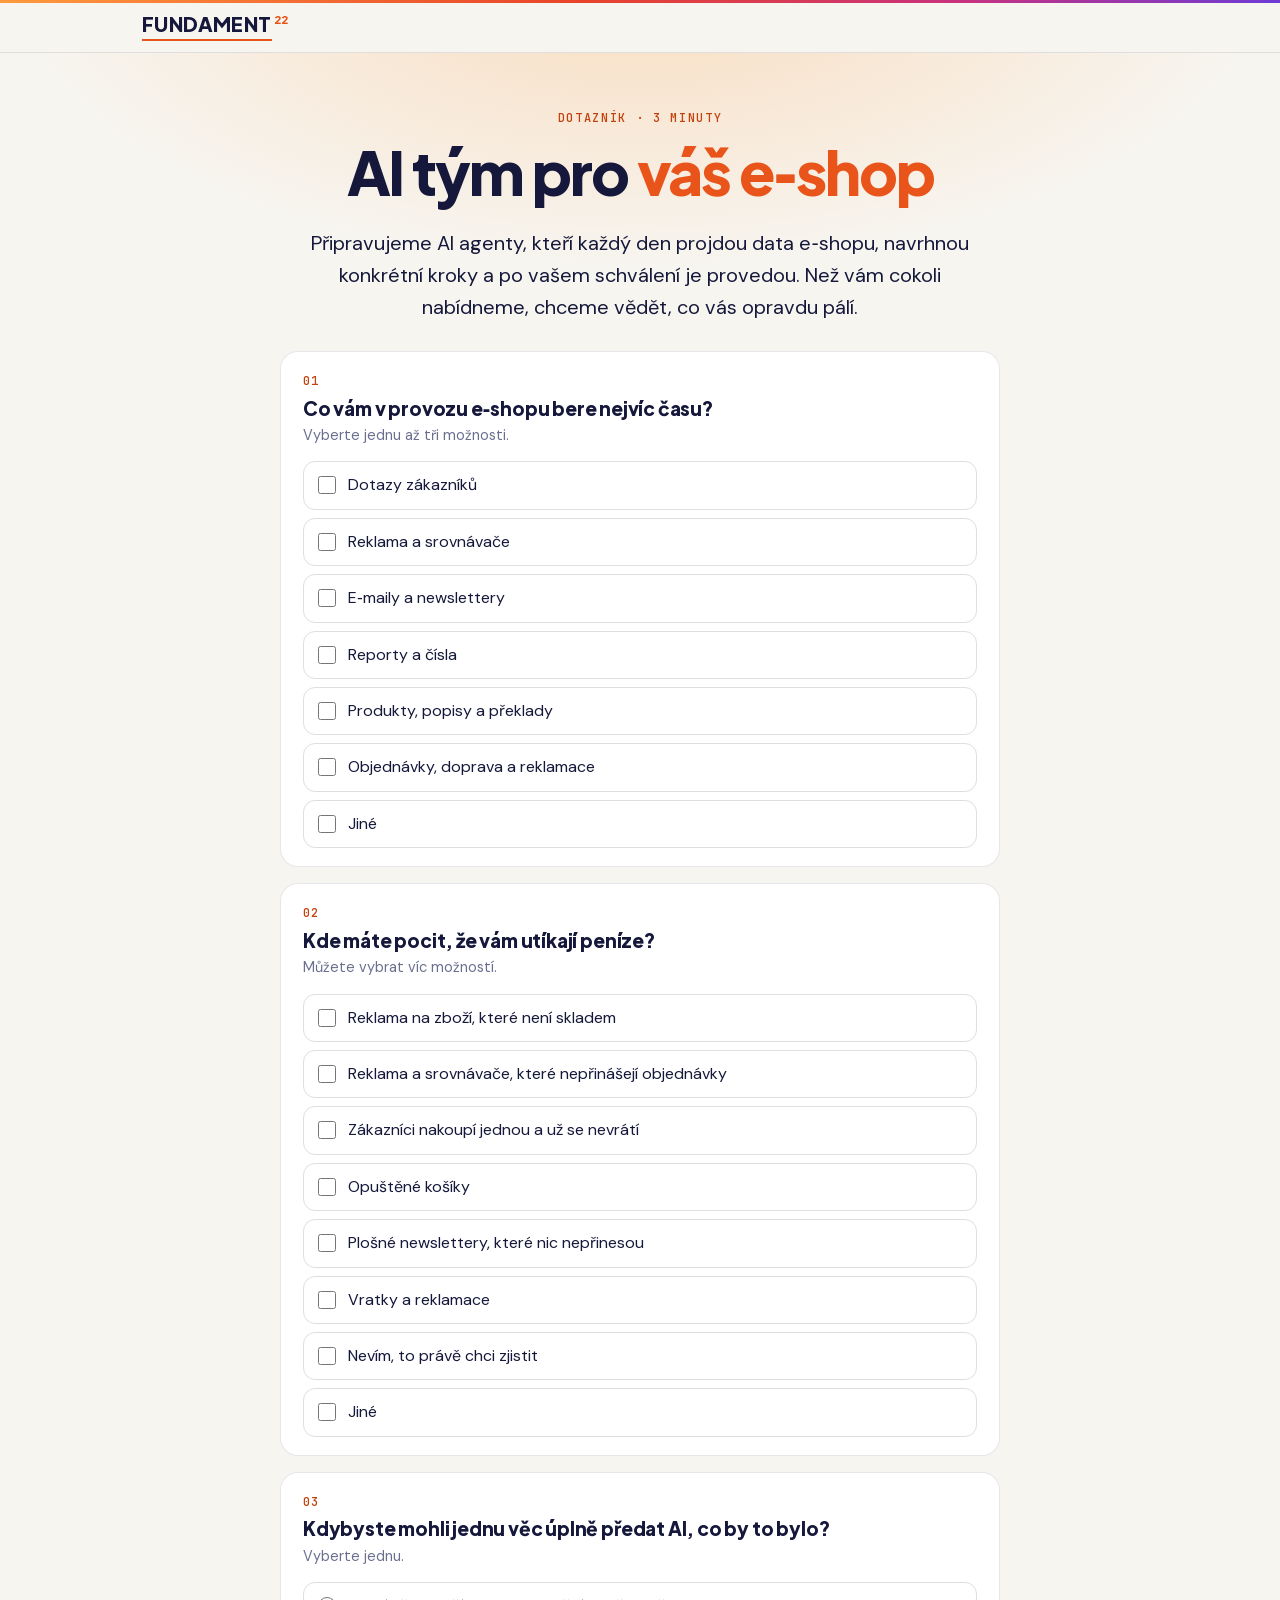
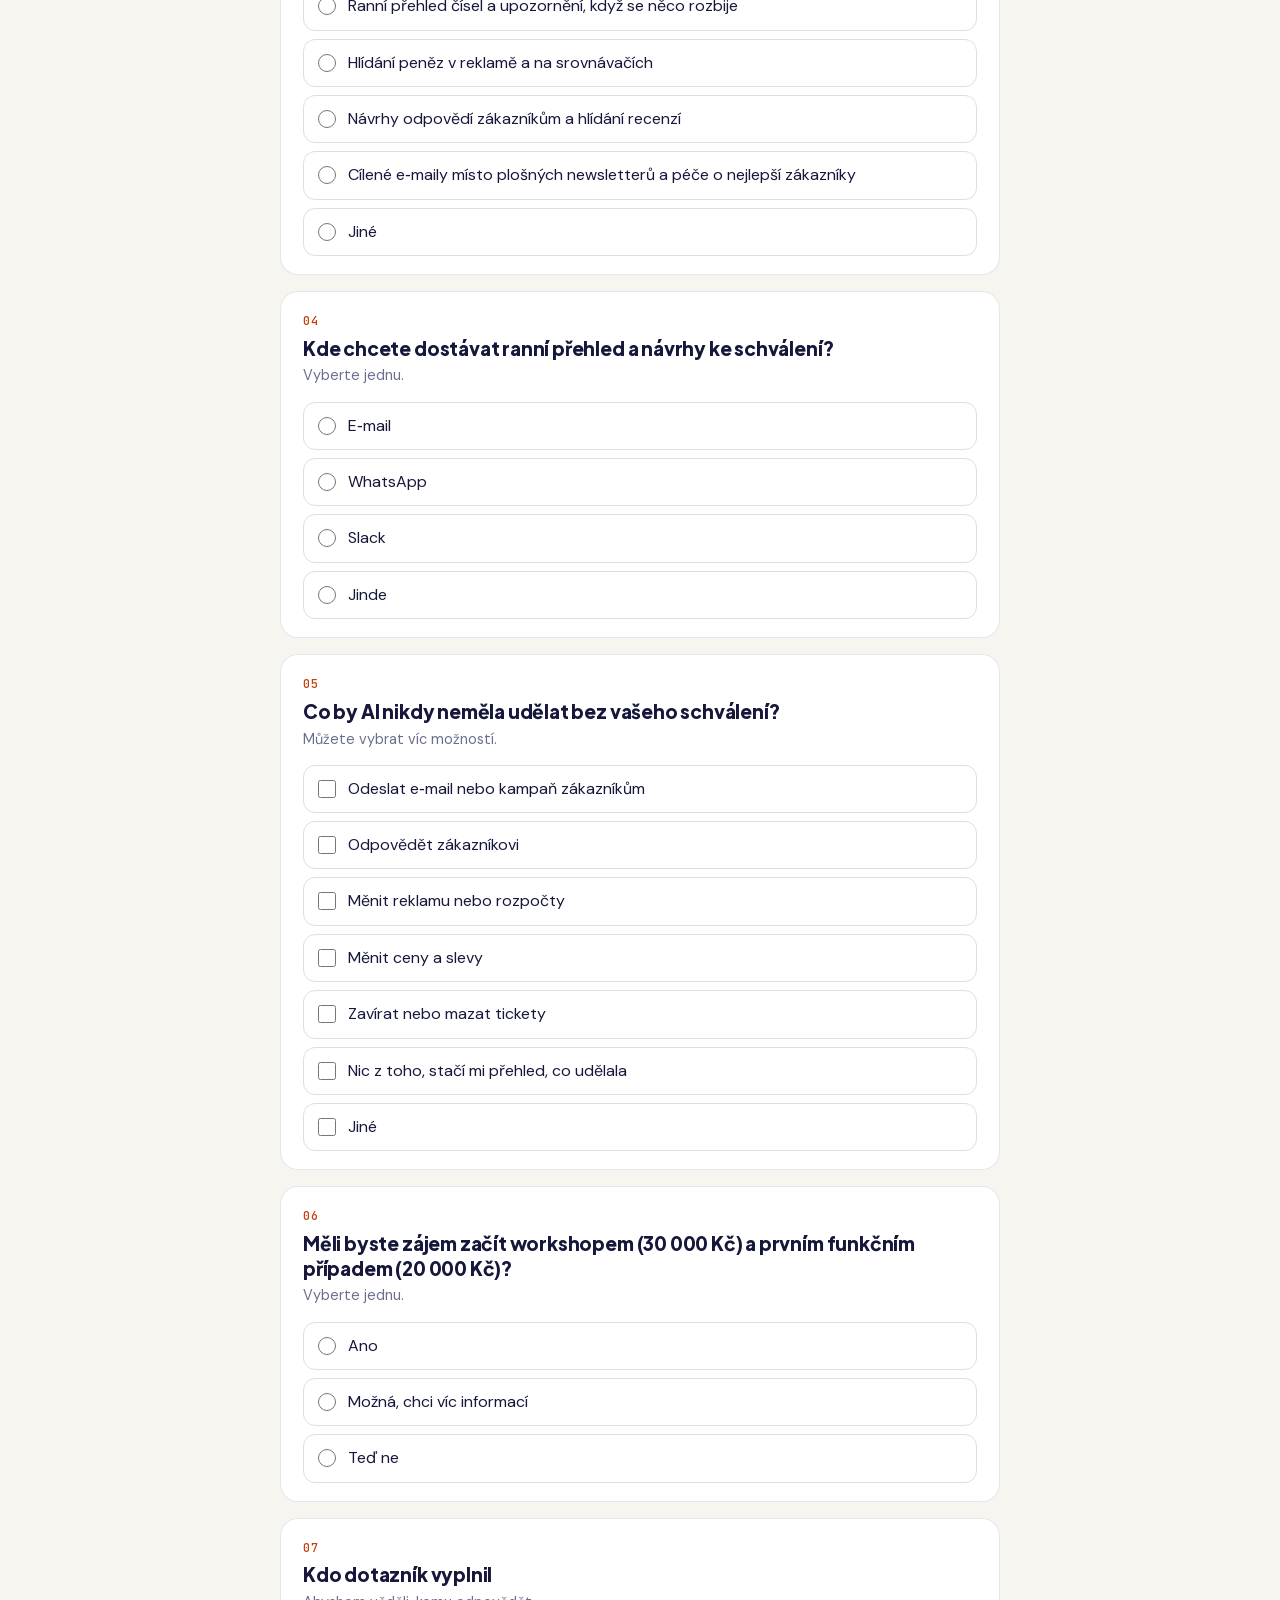
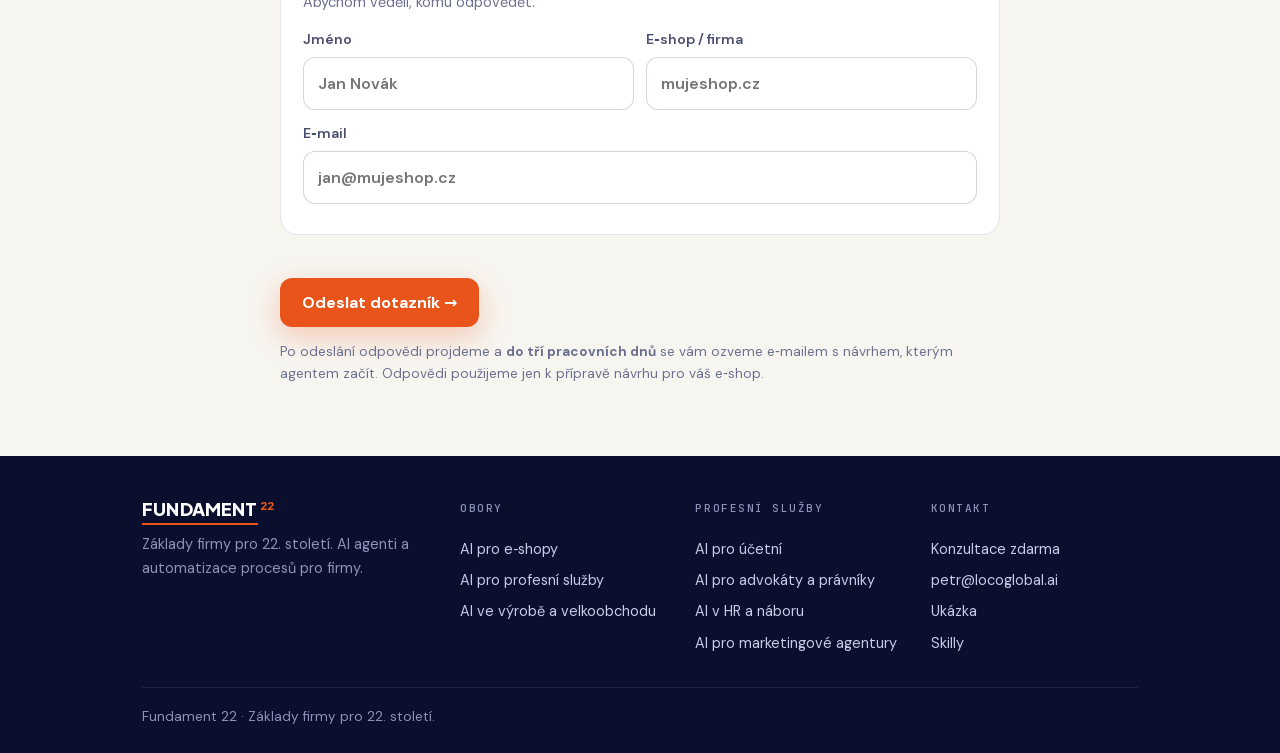
<file: dotaznik-eshop/index.html>
<!doctype html>
<html lang="cs">
<head>
<meta charset="utf-8">
<meta name="viewport" content="width=device-width, initial-scale=1">
<title>Dotazník: AI tým pro e-shop | Fundament 22</title>
<meta name="description" content="Krátký dotazník pro e-shopy: co vám bere čas, kde utíkají peníze a co byste předali AI týmu.">
<meta name="robots" content="noindex, nofollow">
<meta property="og:type" content="website">
<meta property="og:locale" content="cs_CZ">
<meta property="og:site_name" content="Fundament 22">
<meta property="og:title" content="Dotazník: AI tým pro e-shop">
<meta property="og:description" content="Krátký dotazník pro e-shopy: co vám bere čas, kde utíkají peníze a co byste předali AI týmu.">
<meta property="og:image" content="https://fundament22.com/assets/og-start.png">
<meta name="twitter:card" content="summary_large_image">
<meta name="theme-color" content="#F7F5F0">
<link rel="icon" href="/assets/favicon.svg" type="image/svg+xml">
<link rel="apple-touch-icon" href="/assets/apple-touch-icon.png">
<link rel="preload" href="/assets/fonts/PlusJakartaSans-latin-ext-4.woff2" as="font" type="font/woff2" crossorigin>
<link rel="stylesheet" href="/assets/fonts.css">
<style>
:root{--bg:#F7F5F0;--ink:#15183A;--ink2:#4A4E6E;--ink3:#6B6F8F;--line:rgba(21,24,58,.10);--or:#E8541A;--or2:#C2410C;--dark:#10143A;--card:#fff;
--disp:'Plus Jakarta Sans',system-ui,sans-serif;--mono:'JetBrains Mono',ui-monospace,monospace;--grad:linear-gradient(100deg,#FF9A3D,#E8541A 55%,#C8327E)}
*{box-sizing:border-box}
html{scroll-behavior:smooth;-webkit-text-size-adjust:100%}
body{margin:0;background:var(--bg);color:var(--ink);font-family:'DM Sans',system-ui,sans-serif;font-size:17px;line-height:1.6;-webkit-font-smoothing:antialiased}
a{color:var(--or2)}
.wrap{max-width:1040px;margin:0 auto;padding:0 22px}
.eyebrow{font-family:var(--mono);font-size:12px;letter-spacing:.14em;text-transform:uppercase;color:var(--or2);margin:0 0 12px}
h1,h2,h3{font-family:var(--disp);font-weight:800;letter-spacing:-.025em;line-height:1.08;margin:0;text-wrap:balance}
h1{font-size:clamp(36px,6.4vw,64px)}
h2{font-size:clamp(28px,4vw,40px)}
h3{font-size:19px;letter-spacing:-.01em;line-height:1.25}
p{margin:0}
.top{position:sticky;top:0;z-index:20;background:rgba(247,245,240,.86);backdrop-filter:blur(14px);-webkit-backdrop-filter:blur(14px);border-bottom:1px solid var(--line)}
.top::before{content:"";display:block;height:3px;background:linear-gradient(90deg,#FF9A3D,#E8442A 45%,#C8327E 75%,#6D3BD6)}
.top .wrap{display:flex;align-items:center;justify-content:space-between;gap:12px;padding-top:11px;padding-bottom:11px}
.logo{display:flex;align-items:center;gap:10px;text-decoration:none;color:var(--ink);font-family:var(--disp);font-weight:800;font-size:17px;letter-spacing:.01em;white-space:nowrap}
.logo .ai{color:var(--or)}
.top .btn{white-space:nowrap}
@media(max-width:420px){.logo{font-size:15px;gap:8px}.top .btn.sm{padding:9px 13px;font-size:14px}}
@media(max-width:375px){.logo{font-size:14px;gap:7px}.logo svg{width:23px;height:23px}.top .btn.sm{padding:8px 11px;font-size:13.5px}}
@media(max-width:340px){.logo{font-size:13px}.logo svg{display:none}}
.btn{display:inline-block;font-family:inherit;font-weight:700;font-size:16px;text-decoration:none;border-radius:12px;padding:14px 22px;background:var(--or);color:#fff;box-shadow:0 10px 30px rgba(232,84,26,.28);transition:transform .2s,box-shadow .2s}
.btn:hover{transform:translateY(-2px);box-shadow:0 14px 40px rgba(232,84,26,.38);color:#fff}
.btn.sm{padding:10px 16px;font-size:15px;box-shadow:none;background:var(--ink)}
.btn.ghost{background:#fff;color:var(--ink);box-shadow:none;border:1px solid rgba(21,24,58,.16)}
a:focus-visible,button:focus-visible{outline:2px solid var(--or);outline-offset:3px;border-radius:8px}
section{padding:72px 0}
.hero{padding:72px 0 56px;text-align:center}
.hero h1 span{color:var(--or)}
.hero .lead{max-width:640px;margin:22px auto 0;font-size:19px;color:var(--ink2)}
.cta{display:flex;flex-wrap:wrap;gap:12px;justify-content:center;margin-top:30px}
.pills{display:flex;flex-wrap:wrap;gap:8px 22px;justify-content:center;list-style:none;padding:0;margin:26px 0 0;font-size:14.5px;color:var(--ink3)}
.pills li::before{content:"●";color:var(--or);font-size:9px;margin-right:8px;vertical-align:2px}
.split{display:grid;gap:36px;align-items:center}
@media(min-width:860px){.split{grid-template-columns:1fr 1.05fr}}
.sub{margin-top:14px;color:var(--ink2)}
.white{background:#fff;border-top:1px solid var(--line);border-bottom:1px solid var(--line)}
.queue{position:relative;background:linear-gradient(180deg,#191D4F,#10143A);color:#F3F1FA;border-radius:20px;overflow:hidden;box-shadow:0 30px 70px rgba(21,24,58,.28)}
.queue::before{content:"";position:absolute;inset:0 0 auto 0;height:3px;background:var(--grad)}
.queue .qh{display:flex;justify-content:space-between;align-items:center;gap:10px;padding:15px 18px 13px;border-bottom:1px solid rgba(255,255,255,.08);font-size:13px;color:#A9ADCB}
.queue .ch{display:flex;align-items:center;gap:9px;font-family:var(--mono);color:#E4E6F5}
.queue .ch i{width:8px;height:8px;border-radius:50%;background:#3DDC97;box-shadow:0 0 0 4px rgba(61,220,151,.18)}
.queue .st{font-family:var(--mono);font-size:11px;letter-spacing:.1em;text-transform:uppercase;border:1px solid rgba(255,255,255,.18);border-radius:999px;padding:3px 9px}
.queue .m{display:flex;gap:12px;padding:16px 18px;border-bottom:1px solid rgba(255,255,255,.06)}
.queue .m.hot{background:rgba(255,255,255,.04)}
.queue .mb{flex:1;min-width:0}
.queue .mh{display:flex;flex-wrap:wrap;align-items:center;gap:4px 8px}
.av{flex:none;width:36px;height:36px;border-radius:10px;background:var(--grad);display:grid;place-items:center;font-family:var(--disp);font-weight:800;font-size:14px;color:#fff}
.av.b{background:linear-gradient(135deg,#6C8CFF,#3B5BDB)}.av.g{background:linear-gradient(135deg,#3DDC97,#12936A)}
.queue b{font-size:14.5px}.queue time{font-family:var(--mono);font-size:11px;color:#A9ADCB}
.queue .chip{font-family:var(--mono);font-size:11px;color:#FFB27A;background:rgba(255,154,61,.13);border-radius:6px;padding:2px 7px}
.queue .m p{font-size:15px;line-height:1.5;color:#D9DBEF;margin-top:4px}
.queue .act{display:flex;flex-wrap:wrap;gap:6px;margin-top:10px}
.queue .ok{font-size:13px;font-weight:700;color:#fff;background:var(--or);border-radius:8px;padding:6px 11px;box-shadow:0 6px 16px rgba(232,84,26,.32)}
.queue .no{font-size:13px;color:#C9CCE6;border:1px solid rgba(255,255,255,.2);border-radius:8px;padding:5px 11px}
.queue .qf{padding:12px 18px;font-size:13px;color:#A9ADCB;background:rgba(0,0,0,.2)}
.queue .qf b{color:#fff;font-size:13px}
.queue.anim .m{opacity:0;transform:translateY(12px)}
.queue.anim.in .m{opacity:1;transform:none;transition:opacity .5s ease,transform .5s ease}
.queue.anim.in .m:nth-child(3){transition-delay:.3s}.queue.anim.in .m:nth-child(4){transition-delay:.6s}
.ob h3 a{color:inherit;text-decoration:none}.ob h3 a:hover{color:var(--or2)}
.ob .more{display:inline-block;margin-top:14px;font-weight:700;font-size:15px;text-decoration:none}
.grid3{display:grid;gap:16px;margin-top:34px}
@media(min-width:760px){.grid3{grid-template-columns:repeat(3,1fr)}}
.card{background:var(--card);border:1px solid var(--line);border-radius:18px;padding:24px}
.card .n{font-family:var(--mono);font-size:12px;letter-spacing:.12em;color:var(--or2);margin-bottom:10px}
.card p{margin-top:8px;font-size:16px;color:var(--ink2)}
.card .price{font-family:var(--disp);font-weight:800;font-size:22px;letter-spacing:-.02em;margin-top:12px;color:var(--ink)}
.card.hl{border-color:rgba(232,84,26,.5);box-shadow:0 18px 50px rgba(232,84,26,.10)}
.fit{display:grid;gap:16px;margin-top:30px}
@media(min-width:760px){.fit{grid-template-columns:1fr 1fr}}
.fit ul{list-style:none;padding:0;margin:12px 0 0;display:grid;gap:8px;font-size:16px;color:var(--ink2)}
.fit li{display:flex;gap:10px}.fit li::before{flex:none;font-weight:800}
.fit .yes li::before{content:"✓";color:#127552}.fit .nope li::before{content:"✕";color:#B3261E}
.demo{display:flex;flex-wrap:wrap;gap:18px 30px;align-items:center;justify-content:space-between}
.demo p{color:var(--ink2);margin-top:8px;max-width:560px}
.hero{background:radial-gradient(900px 420px at 50% -80px,rgba(255,154,61,.28),transparent 70%)}
.hero h1{font-size:clamp(38px,7vw,72px);letter-spacing:-.035em}
.hero .lead{font-size:20px;color:var(--ink)}
.hero .lead b{color:var(--or2)}
.free{display:inline-flex;align-items:center;gap:12px;margin-bottom:26px;padding:6px 18px 6px 6px;border-radius:999px;background:#fff;border:1px solid rgba(232,84,26,.35);box-shadow:0 8px 26px rgba(232,84,26,.14);font-weight:600;font-size:15.5px;color:var(--ink);text-decoration:none}
.free b{background:var(--or);color:#fff;border-radius:999px;padding:5px 13px;font-family:var(--mono);font-size:12px;letter-spacing:.12em;text-transform:uppercase}
.btn.big{font-size:18px;padding:17px 30px;box-shadow:0 14px 40px rgba(232,84,26,.38)}
.btn.white{background:#fff;color:var(--or2);box-shadow:0 10px 30px rgba(0,0,0,.18);white-space:nowrap}
.btn.white:hover{color:var(--or2)}
.flow{list-style:none;padding:0;margin:44px 0 0;display:grid;grid-template-columns:repeat(4,1fr);gap:0;position:relative}
.flow::before{content:"";position:absolute;left:12.5%;right:12.5%;top:27px;height:4px;border-radius:4px;background:linear-gradient(90deg,var(--or) 0,var(--or) 34%,rgba(21,24,58,.16) 34%)}
.flow li{position:relative;padding:0 10px;text-align:center}
.flow .dot{position:relative;z-index:1;display:grid;place-items:center;width:56px;height:56px;margin:0 auto 18px;border-radius:50%;background:#fff;border:3px solid rgba(21,24,58,.18);font-family:var(--disp);font-weight:800;font-size:21px;color:var(--ink3)}
.flow .free1 .dot{border-color:var(--or);color:var(--or2)}
.flow .main .dot{background:var(--or);border-color:var(--or);color:#fff;width:68px;height:68px;margin-top:-6px;margin-bottom:12px;font-size:26px;box-shadow:0 0 0 8px rgba(232,84,26,.16)}
.flow .tag{display:inline-block;font-family:var(--mono);font-size:11px;letter-spacing:.08em;text-transform:uppercase;color:var(--ink3);background:rgba(21,24,58,.06);border-radius:999px;padding:4px 10px;margin-bottom:10px}
.flow .free1 .tag{background:#FFF0E6;color:var(--or2)}
.flow .main .tag{background:var(--or);color:#fff}
.flow h3{font-size:20px}
.flow p{font-size:15.5px;color:var(--ink2);margin-top:6px}
.flow .main .fb{background:#fff;border:1px solid rgba(232,84,26,.45);border-radius:16px;padding:16px 14px;box-shadow:0 18px 50px rgba(232,84,26,.12)}
.flow li:not(.main) .fb{padding:16px 6px}
.flownote{margin-top:26px;text-align:center;font-weight:600;color:var(--ink2)}
@media(max-width:820px){
.flow{grid-template-columns:1fr;gap:18px;margin-top:32px}
.flow::before{left:27px;right:auto;top:28px;bottom:60px;width:4px;height:auto;background:linear-gradient(180deg,var(--or) 0,var(--or) 34%,rgba(21,24,58,.16) 34%)}
.flow li{display:flex;gap:16px;text-align:left;padding:0;align-items:flex-start}
.flow .dot,.flow .main .dot{flex:none;width:56px;height:56px;margin:0;font-size:21px}
.flow li:not(.main) .fb{padding:4px 0 0}
.flow .fb{flex:1}
}
.band{background:var(--or);color:#fff;padding:52px 0;background-image:linear-gradient(100deg,#FF8A2A,#E8541A 50%,#C8327E)}
.band .wrap{display:flex;flex-wrap:wrap;gap:22px 40px;align-items:center;justify-content:space-between}
.band h2{color:#fff;font-size:clamp(28px,4.4vw,44px)}
.band p{margin-top:10px;font-size:18px;max-width:560px;color:#FFE9DC}
.herostat{display:inline-flex;align-items:center;gap:14px;margin:26px auto 0;padding:14px 22px;border-radius:18px;background:var(--dark);color:#fff;text-decoration:none;box-shadow:0 18px 50px rgba(21,24,58,.22)}
.herostat .was,.uc .was{font-family:var(--disp);font-weight:800;color:#8E93BA;text-decoration:line-through;text-decoration-thickness:2px}
.herostat .was{font-size:28px}.herostat .arr{color:#FF9A3D;font-size:24px;font-weight:800}
.herostat .now{font-family:var(--disp);font-weight:800;font-size:44px;letter-spacing:-.03em;color:#FF7A2F;line-height:1}
.herostat .what{font-size:14px;line-height:1.35;color:#D9DBEF;text-align:left;border-left:1px solid rgba(255,255,255,.18);padding-left:14px}
.herostat .was,.herostat .now,.herostat .arr,.uc .nums span{white-space:nowrap}
@media(max-width:600px){.herostat{gap:10px;padding:12px 16px}.herostat .was{font-size:22px}.herostat .now{font-size:36px}.herostat .what{font-size:13px;padding-left:10px}}
.ucs{display:grid;gap:16px;margin-top:32px}
@media(min-width:640px){.ucs{grid-template-columns:1fr 1fr}}
@media(min-width:960px){.ucs{grid-template-columns:repeat(3,1fr)}}
.uc{background:#fff;border:1px solid var(--line);border-radius:18px;padding:22px}
.uc:first-child{border-color:rgba(232,84,26,.5);box-shadow:0 18px 50px rgba(232,84,26,.12)}
.uc .nums{display:flex;align-items:baseline;gap:10px;margin-top:12px}
.uc .was{font-size:22px;color:var(--ink3)}
.uc .arr{color:var(--or);font-weight:800;font-size:20px}
.uc .now{font-family:var(--disp);font-weight:800;font-size:40px;letter-spacing:-.03em;line-height:1;color:var(--or)}
.uc .per{font-family:var(--mono);font-size:11px;letter-spacing:.1em;text-transform:uppercase;color:var(--ink3);margin-left:2px}
.bars{position:relative;height:10px;margin:14px 0 12px}
.bars i{position:absolute;left:0;top:0;height:10px;border-radius:6px}
.bars .b1{width:100%;background:rgba(21,24,58,.10)}
.bars .b2{background:var(--or)}
.uc p{font-size:15.5px;color:var(--ink2)}
.est{margin-top:22px;font-size:15px;color:var(--ink2);background:rgba(21,24,58,.05);border-radius:12px;padding:12px 16px}
.est b{color:var(--ink)}
/* ---------- online analýza (formulář z FIREMNI AI) ---------- */
.az{background:var(--dark);color:#fff;padding:80px 0;background-image:radial-gradient(900px 500px at 85% -10%,rgba(200,50,126,.22),transparent 60%),radial-gradient(700px 420px at -10% 110%,rgba(255,154,61,.14),transparent 60%);scroll-margin-top:60px;
--line:#3a3e5e;--muted:#a9adcb;--soft:#d9dbef;--acard:#1d2150;--bg2:#15183a;--o1:#ff9a3d;font-family:var(--disp);font-size:16px;line-height:1.5}
.az .in{max-width:760px;margin:0 auto;padding:0 20px}
.az .hd{display:flex;justify-content:space-between;align-items:center;gap:10px;margin-bottom:10px}
.az .mono{font-family:var(--mono);letter-spacing:.06em;text-transform:uppercase;font-size:12px;color:var(--o1)}
.az .bar{height:4px;background:var(--line);border-radius:4px;overflow:hidden;margin:4px 0 28px}
.az .bar i{display:block;height:100%;width:0;background:var(--grad);transition:width .35s ease}
.az h2{font-size:clamp(26px,5.4vw,38px);line-height:1.15;margin:8px 0 10px;letter-spacing:-.015em;color:#fff}
.az h2:focus{outline:none}
.az h3{font-size:18px;margin:0 0 4px;font-weight:700;color:#fff}
.az p{margin:0 0 14px;color:var(--soft)}
.az .lead{font-size:18px;max-width:56ch}
.az .hint{color:var(--muted);font-size:14px}
.az .grad{background:var(--grad);-webkit-background-clip:text;background-clip:text;color:transparent}
.az .btn{appearance:none;border:0;cursor:pointer;font:inherit;font-weight:700;border-radius:12px;padding:15px 22px;min-height:52px;color:#fff;background:var(--grad);box-shadow:0 8px 28px rgba(232,84,26,.35)}
.az .btn:disabled{opacity:.4;cursor:not-allowed;box-shadow:none;transform:none}
.az .btn:focus-visible,.az .opt:focus-visible,.az input:focus-visible{outline:2px solid var(--o1);outline-offset:2px}
.az .row{display:flex;gap:10px;flex-wrap:wrap;align-items:center;margin-top:22px}
.az .pills{justify-content:flex-start;color:var(--muted);margin-top:22px}
.az .pills li::before{color:var(--o1)}
.az .opts{display:grid;gap:10px;margin-top:20px}
.az .opt{appearance:none;font:inherit;text-align:left;color:#fff;background:var(--acard);border:1px solid var(--line);border-radius:14px;padding:16px 18px;min-height:58px;cursor:pointer;display:flex;gap:14px;align-items:center;transition:border-color .15s}
.az .opt:hover{border-color:var(--o1)}
.az .opt[aria-pressed="true"]{border-color:var(--o1);background:#262a60}
.az .opt b{font-weight:700;display:block}
.az .opt small{color:var(--muted);font-size:14px;display:block}
.az .opt .k{flex:none;width:28px;height:28px;border-radius:8px;border:1px solid var(--line);display:grid;place-items:center;font-family:var(--mono);font-size:12px;color:var(--muted)}
.az .opt[aria-pressed="true"] .k{background:var(--grad);border-color:transparent;color:#fff}
.az .card{background:var(--acard);border:1px solid var(--line);border-radius:16px;padding:20px}
.az .verdict{border-left:4px solid var(--o1)}
.az .tasks{display:grid;gap:10px;margin:16px 0 0;padding:0;list-style:none}
.az .task{display:flex;gap:14px;align-items:flex-start;background:var(--bg2);border:1px solid var(--line);border-radius:14px;padding:14px 16px}
.az .task .n{flex:none;font-family:var(--mono);color:var(--o1);font-size:13px;padding-top:3px}
.az .task p{margin:0;font-size:15px}
.az .locked{position:relative;margin-top:10px}
.az .locked .blur{filter:blur(6px);opacity:.55;pointer-events:none;user-select:none;max-height:104px;overflow:hidden}
.az .locked .veil{position:absolute;inset:0;display:grid;place-items:center;text-align:center;padding:16px}
.az .veil span{background:rgba(16,20,58,.85);border:1px solid var(--line);border-radius:999px;padding:8px 14px;font-size:14px;font-weight:600}
.az form{display:grid;gap:12px;margin-top:14px}
.az label{display:grid;gap:6px;font-size:14px;color:var(--soft);font-weight:600}
.az input{font:inherit;font-size:16px;color:#fff;background:var(--bg2);border:1px solid var(--line);border-radius:12px;padding:14px;min-height:52px;width:100%}
.az input::placeholder{color:#6b6f8f}
.az .two{display:grid;gap:12px}
@media(min-width:620px){.az .two{grid-template-columns:1fr 1fr}.az .opts.c2{grid-template-columns:1fr 1fr}}
.az .err{color:#ff8f8f;font-size:14px;min-height:20px;margin:0}
.az .legal{font-size:12.5px;color:var(--muted);margin:0}
.az .slack{background:#0c0f2c;border:1px solid var(--line);border-radius:16px;overflow:hidden;margin-top:16px}
.az .slack .top{position:static;display:flex;justify-content:space-between;gap:8px;padding:12px 16px;border-bottom:1px solid var(--line);font-size:13px;color:var(--muted);background:none;backdrop-filter:none}
.az .slack .top::before{display:none}
.az .msg{display:flex;gap:12px;padding:14px 16px;border-bottom:1px solid rgba(58,62,94,.5)}
.az .msg:last-child{border-bottom:0}
.az .msg b{font-size:14px}
.az .msg time{font-family:var(--mono);font-size:11px;color:var(--muted);margin-left:8px}
.az .msg p{margin:2px 0 0;font-size:15px}
.az .note{border:1px dashed var(--o1);border-radius:12px;padding:12px 14px;font-size:14px;color:var(--soft);margin-top:14px}
.az .steps{counter-reset:s;display:grid;gap:10px;margin:14px 0 0;padding:0;list-style:none}
.az .steps li{counter-increment:s;display:flex;gap:12px;font-size:15px;color:var(--soft)}
.az .steps li::before{content:counter(s);flex:none;width:26px;height:26px;border-radius:50%;border:1px solid var(--o1);color:var(--o1);display:grid;place-items:center;font-family:var(--mono);font-size:12px}
.az a{color:var(--o1)}
.az .back{background:none;border:0;color:var(--muted);font:inherit;font-size:14px;cursor:pointer;padding:10px 0;margin-top:14px}
.az .fade{animation:azf .3s ease}
@keyframes azf{from{transform:translateY(8px)}to{transform:none}}
.az section{padding:0}.az section+section{margin-top:22px}
footer{background:#0B0F2E;color:#8E93BA;padding:28px 0;font-size:14px}
footer .wrap{display:flex;flex-wrap:wrap;gap:10px 24px;justify-content:space-between;align-items:center}
footer a{color:#C9CCE6}
.micro{margin-top:14px;font-size:15px;color:var(--ink3)}
.saves{max-width:540px;margin:28px auto 0;background:var(--dark);color:#fff;border-radius:20px;box-shadow:0 18px 50px rgba(21,24,58,.22);overflow:hidden;text-align:left}
.saves .track{display:flex;overflow-x:auto;scroll-snap-type:x mandatory;scrollbar-width:none;overscroll-behavior-x:contain}
.saves .track::-webkit-scrollbar{display:none}
.saves .slide{flex:0 0 100%;scroll-snap-align:start;padding:22px 26px 6px}
.saves .k{font-family:var(--mono);font-size:12px;letter-spacing:.1em;text-transform:uppercase;color:#FF9A3D}
.saves .nums{display:flex;align-items:baseline;gap:12px;margin-top:10px;white-space:nowrap}
.saves .was{font-family:var(--disp);font-weight:800;font-size:26px;color:#8E93BA;text-decoration:line-through;text-decoration-thickness:2px}
.saves .arr{color:#FF9A3D;font-size:24px;font-weight:800}
.saves .now{font-family:var(--disp);font-weight:800;font-size:48px;letter-spacing:-.03em;line-height:1;color:#FF7A2F}
.saves .per{font-family:var(--mono);font-size:11px;letter-spacing:.1em;text-transform:uppercase;color:#A9ADCB}
.saves .slide>p:last-child{margin-top:12px;font-size:16px;line-height:1.45;color:#D9DBEF}
.saves .foot{display:flex;align-items:center;justify-content:space-between;gap:12px;padding:6px 16px 10px 26px;font-size:12.5px;color:#8E93BA}
.saves .dots{display:flex}
.saves .dots button{appearance:none;border:0;background:none;padding:0;width:28px;height:28px;display:grid;place-items:center;cursor:pointer}
.saves .dots button::before{content:"";width:8px;height:8px;border-radius:8px;background:rgba(255,255,255,.3);transition:width .25s,background .25s}
.saves .dots button[aria-current="true"]::before{width:20px;background:#FF7A2F}
.saves .dots button:focus-visible{outline:2px solid #FF9A3D;outline-offset:-4px}
@media(max-width:600px){.saves{margin-top:22px}.saves .slide{padding:18px 20px 4px}.saves .was{font-size:22px}.saves .now{font-size:42px}.saves .slide>p:last-child{font-size:15.5px}.saves .foot{padding-left:20px}}
.ob ul{list-style:none;padding:0;margin:12px 0 0;display:grid;gap:8px;font-size:16px;color:var(--ink2)}
.ob li{display:flex;gap:10px}.ob li::before{content:"→";flex:none;color:var(--or);font-weight:800}
@media(max-width:759px){.ob{gap:12px;margin-top:22px}.ob .card{padding:18px 20px}.ob ul{gap:6px;font-size:15.5px}}
.az .verdict h2{font-size:clamp(22px,4.6vw,30px);margin:0 0 6px}
.az .cal{display:inline-block;text-decoration:none;color:#fff;margin-top:6px}
@media(max-width:639px){
.ucs{gap:0;margin-top:22px;background:#fff;border:1px solid var(--line);border-radius:18px;padding:2px 18px}
.uc,.uc:first-child{display:grid;grid-template-columns:1fr auto;align-items:center;gap:8px 12px;padding:14px 0;border:0;border-bottom:1px solid var(--line);border-radius:0;box-shadow:none;background:none}
.uc:last-child{border-bottom:0}
.uc h3{font-size:16px}
.uc .nums{margin:0;gap:6px;justify-content:flex-end;flex-wrap:wrap}
.uc .was{font-size:15px}.uc .arr{font-size:14px}.uc .now{font-size:24px}
.uc .per{flex-basis:100%;text-align:right;margin:0;font-size:10px}
.uc .bars{grid-column:1/-1;margin:0;height:6px}.uc .bars i{height:6px}
.uc p{display:none}
}
@media(max-width:600px){section{padding:44px 0}.hero{padding:40px 0 40px}.btn{width:100%;text-align:center}.top .btn{width:auto}.az{padding:44px 0 52px}.az .cal{width:100%;text-align:center}
.free{margin-bottom:20px}.flow{gap:14px;margin-top:26px}.flownote{margin-top:20px}.queue .m{padding:12px 16px}.az .bar{margin-bottom:20px}}
@media(prefers-reduced-motion:reduce){*{animation:none!important;transition:none!important}html{scroll-behavior:auto}}
.saves{position:relative;background:linear-gradient(160deg,#1C2058 0%,#10143A 62%);box-shadow:0 26px 60px rgba(21,24,58,.3)}
.saves::before{content:"";position:absolute;inset:0 0 auto 0;height:3px;background:var(--grad);z-index:1}
.saves .sh{display:flex;justify-content:space-between;align-items:center;gap:10px}
.saves .pct{flex:none;font-family:var(--mono);font-size:12px;font-weight:700;color:#10143A;background:linear-gradient(100deg,#FFB067,#FF7A2F);border-radius:999px;padding:4px 10px;white-space:nowrap}
.saves .tb{display:grid;gap:7px;margin-top:16px}
.saves .br{display:grid;grid-template-columns:82px 1fr;align-items:center;gap:10px;font-family:var(--mono);font-size:11px;letter-spacing:.06em;text-transform:uppercase;color:#8E93BA}
.saves .br i{display:block;height:8px;border-radius:8px;background:rgba(255,255,255,.16)}
.saves .br.on{color:#FFB27A}
.saves .br.on i{background:var(--grad);box-shadow:0 0 14px rgba(255,122,47,.5)}
.cmp{display:grid;gap:16px;margin-top:34px}
@media(min-width:760px){.cmp{grid-template-columns:repeat(3,1fr)}}
.cmp .card{position:relative}
.cmp dl{margin:14px 0 0;display:grid;gap:12px}
.cmp dt{font-family:var(--mono);font-size:11px;letter-spacing:.1em;text-transform:uppercase;color:var(--ink3)}
.cmp dd{margin:2px 0 0;font-size:16px;color:var(--ink2)}
.cmp .pick{position:absolute;top:-11px;left:22px;font-family:var(--mono);font-size:11px;letter-spacing:.1em;text-transform:uppercase;color:#fff;background:var(--or);border-radius:999px;padding:3px 10px}
.faq{max-width:760px;margin:30px 0 0;display:grid;gap:10px}
.faq details{background:var(--bg);border:1px solid var(--line);border-radius:14px;padding:0 20px}
.faq summary{cursor:pointer;font-family:var(--disp);font-weight:700;font-size:18px;line-height:1.3;padding:16px 0;list-style:none;display:flex;justify-content:space-between;gap:12px}
.faq summary::-webkit-details-marker{display:none}
.faq summary::after{content:"+";flex:none;color:var(--or2);font-size:22px;line-height:1}
.faq details[open] summary::after{content:"–"}
.faq details p{margin:0 0 18px;color:var(--ink2)}
footer{padding:44px 0 26px;font-size:14.5px}
footer .wrap{display:block}
footer a{text-decoration:none}footer a:hover{color:#fff;text-decoration:underline}
.fcols{display:grid;gap:28px}
@media(min-width:640px){.fcols{grid-template-columns:1fr 1fr}}
@media(min-width:900px){.fcols{grid-template-columns:1.4fr 1fr 1fr 1fr}}
.fbrand b{font-family:var(--disp);font-weight:800;font-size:18px;letter-spacing:.01em;color:#fff}
.fbrand p{margin-top:8px;max-width:300px}
footer h4{font-family:var(--mono);font-size:11px;letter-spacing:.14em;text-transform:uppercase;color:#8E93BA;margin:0 0 12px;font-weight:400}
footer nav{display:grid;gap:8px;align-content:start}
.fbot{display:flex;flex-wrap:wrap;gap:8px 24px;justify-content:space-between;margin-top:32px;padding-top:18px;border-top:1px solid rgba(255,255,255,.08);font-size:13.5px}
.logo{font-size:20px;letter-spacing:.02em}
.wm{display:inline-flex;align-items:flex-start;line-height:1}
.wm b{font-family:var(--disp);font-weight:800;padding-bottom:5px;border-bottom:2px solid var(--or)}
.wm sup{font-family:var(--disp);font-weight:800;font-size:.56em;line-height:1;color:var(--or);margin-left:2px;vertical-align:baseline;position:static}
@media(max-width:420px){.logo{font-size:18px}}
@media(max-width:375px){.logo{font-size:17px}}
@media(max-width:340px){.logo{font-size:15px}}
.fbrand .wm{font-size:20px;letter-spacing:.02em;color:#fff}
.ob6{grid-template-columns:1fr}
@media(min-width:640px){.ob6{grid-template-columns:1fr 1fr}}
@media(min-width:960px){.ob6{grid-template-columns:repeat(3,1fr)}}
.ob .ico{display:grid;place-items:center;width:44px;height:44px;border-radius:12px;background:#FFF0E6;color:var(--or2);margin-bottom:14px}
.ob6 h3{font-size:20px;line-height:1.2}
.est a{font-weight:700}
.who{display:grid;gap:28px;margin-top:26px;align-items:start}
@media(min-width:860px){.who{grid-template-columns:1.1fr 1fr}}
.story p{color:var(--ink2);margin-top:14px;font-size:18px}
.story p:first-child{margin-top:0;color:var(--ink)}
.ppl{display:flex;flex-wrap:wrap;gap:14px 28px;margin-top:26px}
.pp{display:flex;align-items:center;gap:12px}
.pp b{display:block;font-family:var(--disp);font-size:17px;line-height:1.2}
.pp small{font-family:var(--mono);font-size:11px;letter-spacing:.1em;text-transform:uppercase;color:var(--ink3)}
.runs ul{list-style:none;padding:0;margin:0 0 20px;display:grid;gap:10px;font-size:16px;color:var(--ink2)}
.runs ul:last-child{margin-bottom:0}
.runs li{display:flex;gap:10px}
.runs li::before{flex:none;font-weight:800}
.runs .yes li::before{content:"✓";color:#127552}
.runs .todo li::before{content:"○";color:var(--or2)}
.saves .nums{justify-content:center;margin-top:14px}
.saves .now{font-size:56px}
.saves .steps{display:grid;grid-template-columns:1fr 1fr 1fr;gap:8px;margin:18px 0 6px;position:relative}
.saves .steps::before{content:"";position:absolute;left:16%;right:16%;top:19px;height:2px;background:linear-gradient(90deg,rgba(255,255,255,.18),#FF7A2F 50%,rgba(255,255,255,.18))}
.saves .st{position:relative;text-align:center}
.saves .ic{width:40px;height:40px;border-radius:12px;margin:0 auto 8px;display:grid;place-items:center;background:#262A66;border:1px solid rgba(255,255,255,.14)}
.saves .st.mid .ic{background:var(--grad);border-color:transparent;box-shadow:0 0 18px rgba(255,122,47,.5)}
.saves .st b{display:block;font-size:14px;line-height:1.25;color:#fff}
.saves .st span{display:block;font-size:12.5px;line-height:1.3;color:#A9ADCB;margin-top:2px}
@media(max-width:600px){.saves .now{font-size:48px}.saves .st b{font-size:13px}.saves .st span{font-size:12px}}
a.pp{text-decoration:none;color:inherit}
.pp img{flex:none;width:60px;height:60px;border-radius:50%;object-fit:cover;border:2px solid #fff;box-shadow:0 4px 14px rgba(21,24,58,.16)}
.pp .li{display:block;font-size:13.5px;font-weight:700;color:var(--or2);margin-top:3px}
a.pp:hover .li{text-decoration:underline}
.tools{list-style:none;padding:0;margin:28px 0 0;display:flex;flex-wrap:wrap;gap:12px}
.tools li{display:flex;align-items:center;gap:12px;background:#fff;border:1px solid var(--line);border-radius:14px;padding:14px 20px;font-family:var(--disp);font-weight:800;font-size:18px;color:var(--ink)}
.tools svg{flex:none;color:var(--ink)}
.tm{margin-top:14px;font-size:13px;color:var(--ink3)}
@media(max-width:600px){.tools li{flex:1 1 100%;padding:12px 16px;font-size:17px}}
.qz{text-align:center}
.qz h2{font-size:clamp(30px,5vw,48px)}
.qz .qsub{font-family:var(--disp);font-weight:800;font-size:clamp(22px,3.4vw,32px);letter-spacing:-.02em;color:var(--or);margin-top:8px}
.qz .sub{max-width:620px;margin-left:auto;margin-right:auto}
.ours{margin-top:34px;background:var(--dark);color:#fff;border-radius:20px;padding:28px 26px}
.ours h3{font-size:clamp(22px,3vw,28px);color:#fff}
.ours>p{margin-top:10px;color:#D9DBEF}
.nums4{display:grid;gap:18px 22px;margin-top:22px;grid-template-columns:1fr 1fr}
@media(min-width:860px){.nums4{grid-template-columns:repeat(4,1fr)}}
.nums4 b{display:block;font-family:var(--disp);font-weight:800;font-size:clamp(24px,2.6vw,30px);letter-spacing:-.03em;line-height:1.1;color:#FF7A2F;white-space:nowrap}
.nums4 span{display:block;margin-top:6px;font-size:14.5px;line-height:1.35;color:#C9CCE6}
.ours .tm{color:#8E93BA}
@media(max-width:600px){.ours{padding:22px 18px}}
.pr .price s{font-size:16px;font-weight:700;color:var(--ink3);margin-right:6px}
.pr .pn{font-family:var(--mono);font-size:12px;line-height:1.5;color:var(--ink3);margin-top:6px}
.pr h3{font-size:21px}
.mem{margin:34px 0 0;display:grid;grid-template-columns:1fr auto 1.3fr auto 1fr;gap:10px;align-items:center}
.mcol{display:grid;gap:8px}
.mcol .n{font-family:var(--mono);font-size:12px;letter-spacing:.12em;text-transform:uppercase;color:var(--or2);margin:0 0 2px}
.mcol span{background:#fff;border:1px solid var(--line);border-radius:10px;padding:9px 12px;font-size:15px;font-weight:600}
.mcore{background:var(--dark);color:#fff;border-radius:18px;padding:22px 16px;text-align:center;box-shadow:0 18px 44px rgba(21,24,58,.22);border-top:3px solid var(--or)}
.mcore b{display:block;font-family:var(--disp);font-size:22px;letter-spacing:-.02em}
.mcore small{display:block;margin-top:6px;font-size:13.5px;line-height:1.35;color:#C9CCE6}
.marr{display:grid;gap:8px;width:34px}
.marr i{display:block;height:2px;background:var(--or);position:relative}
.marr i::after{content:"";position:absolute;right:-1px;top:-4px;border:5px solid transparent;border-left-color:var(--or)}
.marr i:last-child{transform:scaleX(-1)}
.mem figcaption{grid-column:1/-1;text-align:center;font-size:14.5px;color:var(--ink3);margin-top:6px}
@media(max-width:700px){.mem{grid-template-columns:1fr}.marr{width:2px;height:26px;margin:0 auto;display:block;background:var(--or)}.marr i{display:none}.mcol{grid-template-columns:repeat(3,1fr)}.mcol .n{grid-column:1/-1}.mcol span{text-align:center;padding:9px 6px;font-size:14px}}
</style>
<style>
.crumbs{font-size:13.5px;color:var(--ink3);margin:0 0 18px}.crumbs a{color:inherit}
.lp .hero{padding:56px 0 52px}
.lp .hero h1{font-size:clamp(34px,6vw,60px)}
.lp .hero .lead{max-width:700px}
.uc6{display:grid;gap:16px;margin-top:34px}
@media(min-width:640px){.uc6{grid-template-columns:1fr 1fr}}
@media(min-width:960px){.uc6{grid-template-columns:repeat(3,1fr)}}
.uc6 .card h3{font-size:19px;line-height:1.25}
.subs{display:grid;gap:16px;margin-top:30px}
@media(min-width:760px){.subs{grid-template-columns:1fr 1fr}}
.subs a.card{display:block;text-decoration:none;color:inherit;transition:border-color .2s,transform .2s}
.subs a.card:hover{border-color:rgba(232,84,26,.5);transform:translateY(-2px)}
.subs h3{font-size:21px}
.subs .go{display:inline-block;margin-top:12px;font-weight:700;color:var(--or2);font-size:15px}
.faq{max-width:760px;margin:30px 0 0;display:grid;gap:10px}
.faq details{background:#fff;border:1px solid var(--line);border-radius:14px;padding:0 20px}
.faq summary{cursor:pointer;font-family:var(--disp);font-weight:700;font-size:18px;line-height:1.3;padding:16px 0;list-style:none;display:flex;justify-content:space-between;gap:12px}
.faq summary::-webkit-details-marker{display:none}
.faq summary::after{content:"+";flex:none;color:var(--or2);font-size:22px;line-height:1}
.faq details[open] summary::after{content:"–"}
.faq details p{margin:0 0 18px;color:var(--ink2)}
.band{background:var(--dark);color:#fff;text-align:center;padding:64px 0;background-image:radial-gradient(900px 500px at 85% -10%,rgba(200,50,126,.22),transparent 60%),radial-gradient(700px 420px at -10% 110%,rgba(255,154,61,.14),transparent 60%)}
.band h2{color:#fff}
.band p{color:#D9DBEF;max-width:560px;margin:14px auto 0}
.band .cta{margin-top:26px}
.rel{display:flex;flex-wrap:wrap;gap:8px;margin-top:18px}
.rel a{font-size:14.5px;text-decoration:none;color:var(--ink);background:#fff;border:1px solid var(--line);border-radius:999px;padding:7px 14px}
.rel a:hover{border-color:rgba(232,84,26,.5)}
</style>
<style>
.gh{font-size:26px;margin-top:44px}
.bd{display:inline-block;font-family:var(--mono);font-size:10.5px;letter-spacing:.1em;text-transform:uppercase;border-radius:999px;padding:3px 9px;margin-bottom:12px}
.bu{color:#0E6B4A;background:#E3F6EE}.bv{color:var(--or2);background:#FFF0E6}.bm{color:var(--ink2);background:rgba(21,24,58,.07)}
.legend{display:flex;flex-wrap:wrap;gap:8px 18px;margin-top:20px;font-size:14.5px;color:var(--ink2)}
.legend .bd{margin:0 6px 0 0}
</style>
<style>
.dq{max-width:720px;margin:0 auto}
.dq .q{background:#fff;border:1px solid var(--line);border-radius:18px;padding:22px 22px 18px;margin:0 0 16px}
.dq fieldset{border:0;margin:0;padding:0;min-width:0}
.dq legend{font-family:var(--disp);font-weight:800;font-size:19px;letter-spacing:-.01em;line-height:1.3;padding:0;margin:0 0 4px}
.dq .n{font-family:var(--mono);font-size:12px;letter-spacing:.12em;color:var(--or2);display:block;margin:0 0 6px}
.dq .h{font-size:14.5px;color:var(--ink3);margin:0 0 14px}
.dq .opts{display:grid;gap:8px}
.dq .opt{display:flex;gap:12px;align-items:flex-start;padding:12px 14px;border:1px solid rgba(21,24,58,.14);border-radius:12px;cursor:pointer;font-size:16px;line-height:1.4;transition:border-color .15s,background .15s}
.dq .opt:hover{border-color:rgba(232,84,26,.5)}
.dq .opt input{margin:2px 0 0;width:18px;height:18px;flex:none;accent-color:var(--or)}
.dq .opt:has(input:checked){border-color:var(--or);background:#FFF6F0}
.dq .opt small{display:block;color:var(--ink3);font-size:14px}
.dq .other{display:none;margin-top:8px}
.dq .other.on{display:block}
.dq input[type=text],.dq input[type=email]{font:inherit;font-size:16px;color:var(--ink);background:#fff;border:1px solid rgba(21,24,58,.18);border-radius:12px;padding:13px 14px;min-height:50px;width:100%}
.dq input[type=text]:focus,.dq input[type=email]:focus{outline:2px solid var(--or);outline-offset:1px;border-color:transparent}
.dq .two{display:grid;gap:12px}
@media(min-width:620px){.dq .two{grid-template-columns:1fr 1fr}}
.dq label.f{display:grid;gap:6px;font-size:14px;font-weight:600;color:var(--ink2);margin:0 0 12px}
.dq .err{color:#B42318;font-size:15px;min-height:1em;margin:6px 0 12px}
.dq .qerr{color:#B42318;font-size:14px;margin:8px 0 0;display:none}
.dq .q.bad{border-color:#F04438}
.dq .q.bad .qerr{display:block}
.dq button.btn{border:0;cursor:pointer;width:100%}
@media(min-width:620px){.dq button.btn{width:auto}}
.dq .legal{font-size:13.5px;color:var(--ink3);margin:14px 0 0}
.dq .ok{text-align:center}
.dq .ok p{color:var(--ink2);margin-top:12px}
</style>
</head>
<body class="lp">

<header class="top"><div class="wrap">
<a class="logo" href="/" aria-label="FUNDAMENT22"><span class="wm"><b>FUNDAMENT</b><sup>22</sup></span></a>
</div></header>

<main>
<section class="hero" style="padding-bottom:28px"><div class="wrap">
<p class="eyebrow">Dotazník · 3 minuty</p>
<h1>AI tým pro <span>váš e‑shop</span></h1>
<p class="lead">Připravujeme AI agenty, kteří každý den projdou data e‑shopu, navrhnou konkrétní kroky a po vašem schválení je provedou. Než vám cokoli nabídneme, chceme vědět, co vás opravdu pálí.</p>
</div></section>

<section style="padding-top:0"><div class="wrap">
<form class="dq" id="dq" novalidate>

<div class="q" data-q="cas" data-min="1" data-max="3"><fieldset>
<legend><span class="n">01</span>Co vám v provozu e‑shopu bere nejvíc času?</legend>
<p class="h">Vyberte jednu až tři možnosti.</p>
<div class="opts">
<label class="opt"><input type="checkbox" name="cas" value="Dotazy zákazníků">Dotazy zákazníků</label>
<label class="opt"><input type="checkbox" name="cas" value="Reklama a srovnávače">Reklama a srovnávače</label>
<label class="opt"><input type="checkbox" name="cas" value="E-maily a newslettery">E‑maily a newslettery</label>
<label class="opt"><input type="checkbox" name="cas" value="Reporty a čísla">Reporty a čísla</label>
<label class="opt"><input type="checkbox" name="cas" value="Produkty, popisy a překlady">Produkty, popisy a překlady</label>
<label class="opt"><input type="checkbox" name="cas" value="Objednávky, doprava a reklamace">Objednávky, doprava a reklamace</label>
<label class="opt"><input type="checkbox" name="cas" value="Jiné" data-other>Jiné</label>
</div>
<input type="text" class="other" name="cas_jine" placeholder="Co dalšího?" maxlength="200">
<p class="qerr">Vyberte jednu až tři možnosti.</p>
</fieldset></div>

<div class="q" data-q="penize" data-min="1"><fieldset>
<legend><span class="n">02</span>Kde máte pocit, že vám utíkají peníze?</legend>
<p class="h">Můžete vybrat víc možností.</p>
<div class="opts">
<label class="opt"><input type="checkbox" name="penize" value="Reklama na zboží, které není skladem">Reklama na zboží, které není skladem</label>
<label class="opt"><input type="checkbox" name="penize" value="Reklama a srovnávače bez objednávek">Reklama a srovnávače, které nepřinášejí objednávky</label>
<label class="opt"><input type="checkbox" name="penize" value="Zákazníci se po prvním nákupu nevracejí">Zákazníci nakoupí jednou a už se nevrátí</label>
<label class="opt"><input type="checkbox" name="penize" value="Opuštěné košíky">Opuštěné košíky</label>
<label class="opt"><input type="checkbox" name="penize" value="Plošné newslettery bez výsledku">Plošné newslettery, které nic nepřinesou</label>
<label class="opt"><input type="checkbox" name="penize" value="Vratky a reklamace">Vratky a reklamace</label>
<label class="opt"><input type="checkbox" name="penize" value="Nevím, to chci zjistit">Nevím, to právě chci zjistit</label>
<label class="opt"><input type="checkbox" name="penize" value="Jiné" data-other>Jiné</label>
</div>
<input type="text" class="other" name="penize_jine" placeholder="Kde ještě?" maxlength="200">
<p class="qerr">Vyberte aspoň jednu možnost.</p>
</fieldset></div>

<div class="q" data-q="predat" data-min="1"><fieldset>
<legend><span class="n">03</span>Kdybyste mohli jednu věc úplně předat AI, co by to bylo?</legend>
<p class="h">Vyberte jednu.</p>
<div class="opts">
<label class="opt"><input type="radio" name="predat" value="Přehledy: ranní přehled a upozornění"><span>Ranní přehled čísel a upozornění, když se něco rozbije</span></label>
<label class="opt"><input type="radio" name="predat" value="Reklama: hlídání peněz v reklamě"><span>Hlídání peněz v reklamě a na srovnávačích</span></label>
<label class="opt"><input type="radio" name="predat" value="Zákazníci: odpovědi zákazníkům a recenze"><span>Návrhy odpovědí zákazníkům a hlídání recenzí</span></label>
<label class="opt"><input type="radio" name="predat" value="E-maily: cílené e-maily a VIP zákazníci"><span>Cílené e‑maily místo plošných newsletterů a péče o nejlepší zákazníky</span></label>
<label class="opt"><input type="radio" name="predat" value="Jiné" data-other>Jiné</label>
</div>
<input type="text" class="other" name="predat_jine" placeholder="Co byste předali?" maxlength="200">
<p class="qerr">Vyberte jednu možnost.</p>
</fieldset></div>

<div class="q" data-q="kanal" data-min="1"><fieldset>
<legend><span class="n">04</span>Kde chcete dostávat ranní přehled a návrhy ke schválení?</legend>
<p class="h">Vyberte jednu.</p>
<div class="opts">
<label class="opt"><input type="radio" name="kanal" value="E-mail">E‑mail</label>
<label class="opt"><input type="radio" name="kanal" value="WhatsApp">WhatsApp</label>
<label class="opt"><input type="radio" name="kanal" value="Slack">Slack</label>
<label class="opt"><input type="radio" name="kanal" value="Jinde" data-other>Jinde</label>
</div>
<input type="text" class="other" name="kanal_jine" placeholder="Kde?" maxlength="200">
<p class="qerr">Vyberte jednu možnost.</p>
</fieldset></div>

<div class="q" data-q="nikdy" data-min="1"><fieldset>
<legend><span class="n">05</span>Co by AI nikdy neměla udělat bez vašeho schválení?</legend>
<p class="h">Můžete vybrat víc možností.</p>
<div class="opts">
<label class="opt"><input type="checkbox" name="nikdy" value="Odeslat e-mail nebo kampaň zákazníkům">Odeslat e‑mail nebo kampaň zákazníkům</label>
<label class="opt"><input type="checkbox" name="nikdy" value="Odpovědět zákazníkovi">Odpovědět zákazníkovi</label>
<label class="opt"><input type="checkbox" name="nikdy" value="Měnit reklamu nebo rozpočty">Měnit reklamu nebo rozpočty</label>
<label class="opt"><input type="checkbox" name="nikdy" value="Měnit ceny a slevy">Měnit ceny a slevy</label>
<label class="opt"><input type="checkbox" name="nikdy" value="Zavírat nebo mazat tickety">Zavírat nebo mazat tickety</label>
<label class="opt"><input type="checkbox" name="nikdy" value="Nic z toho, stačí přehled, co udělala">Nic z toho, stačí mi přehled, co udělala</label>
<label class="opt"><input type="checkbox" name="nikdy" value="Jiné" data-other>Jiné</label>
</div>
<input type="text" class="other" name="nikdy_jine" placeholder="Co ještě?" maxlength="200">
<p class="qerr">Vyberte aspoň jednu možnost.</p>
</fieldset></div>

<div class="q" data-q="pilot" data-min="1"><fieldset>
<legend><span class="n">06</span>Měli byste zájem začít workshopem (30 000 Kč) a prvním funkčním případem (20 000 Kč)?</legend>
<p class="h">Vyberte jednu.</p>
<div class="opts">
<label class="opt"><input type="radio" name="pilot" value="Ano">Ano</label>
<label class="opt"><input type="radio" name="pilot" value="Možná, chci víc informací">Možná, chci víc informací</label>
<label class="opt"><input type="radio" name="pilot" value="Teď ne">Teď ne</label>
</div>
<p class="qerr">Vyberte jednu možnost.</p>
</fieldset></div>

<div class="q"><fieldset>
<legend><span class="n">07</span>Kdo dotazník vyplnil</legend>
<p class="h">Abychom věděli, komu odpovědět.</p>
<div class="two">
<label class="f">Jméno<input type="text" name="name" autocomplete="name" placeholder="Jan Novák" required maxlength="200"></label>
<label class="f">E‑shop / firma<input type="text" name="company" autocomplete="organization" placeholder="mujeshop.cz" required maxlength="200"></label>
</div>
<label class="f">E‑mail<input type="email" name="email" inputmode="email" autocomplete="email" placeholder="jan@mujeshop.cz" required maxlength="200"></label>
</fieldset></div>

<p class="err" role="alert" id="dqErr"></p>
<button class="btn" type="submit" id="dqBtn">Odeslat dotazník →</button>
<p class="legal">Po odeslání odpovědi projdeme a <b>do tří pracovních dnů</b> se vám ozveme e‑mailem s návrhem, kterým agentem začít. Odpovědi použijeme jen k přípravě návrhu pro váš e‑shop.</p>
</form>

<div class="dq ok" id="dqOk" hidden>
<div class="q">
<h2>Díky, máme to.</h2>
<p>Odpovědi projdeme a <b>do tří pracovních dnů</b> se vám ozveme e‑mailem s návrhem, co by AI tým dělal právě u vás.</p>
</div>
</div>
</div></section>
</main>

<script>
/* Dotazník AI tým pro e-shop: odpovědi jdou do stejného Apps Scriptu jako průvodce na úvodní stránce
   (../fundament22-formular-apps-script.gs). Rozliší je sloupec Výsledek = "Dotazník e-shop". */
(function(){
  const SUBMIT_URL="https://script.google.com/macros/s/AKfycbzrRzWBLmW5Ytwv1tQ8GuSy7L3nRAslf6H_FpxVo6SeAnjpxb6wrLaOyjn7RGcaV_-A/exec";
  const CONTACT="petr@locoglobal.ai";
  const form=document.getElementById("dq"), err=document.getElementById("dqErr"), btn=document.getElementById("dqBtn");
  const p=new URLSearchParams(location.search);
  if(p.get("firma")) form.company.value=p.get("firma").slice(0,200);

  /* Pole „Jiné" se ukáže jen po zaškrtnutí. U otázky 01 nejde vybrat víc než tři možnosti. */
  form.addEventListener("change",e=>{
    const q=e.target.closest(".q"); if(!q) return;
    const other=q.querySelector(".other"), oi=q.querySelector("[data-other]");
    if(other&&oi){ other.classList.toggle("on",oi.checked); if(!oi.checked) other.value=""; }
    const max=+q.dataset.max;
    if(max){ const c=q.querySelectorAll("input[type=checkbox]:checked"); if(c.length>max) e.target.checked=false; }
    q.classList.remove("bad");
  });

  function picked(name){
    const v=[...form.querySelectorAll(`input[name="${name}"]:checked`)].map(i=>i.value);
    const o=form.querySelector(`input[name="${name}_jine"]`);
    return v.map(x=>x==="Jiné"||x==="Jinde"?`${x}: ${(o&&o.value.trim())||"-"}`:x);
  }

  form.onsubmit=async e=>{
    e.preventDefault(); err.textContent="";
    let first=null;
    form.querySelectorAll(".q[data-q]").forEach(q=>{
      const n=picked(q.dataset.q).length, min=+q.dataset.min||0, max=+q.dataset.max||99;
      const bad=n<min||n>max; q.classList.toggle("bad",bad); if(bad&&!first) first=q;
    });
    const name=form.name.value.trim(), company=form.company.value.trim(), email=form.email.value.trim();
    if(!first&&(!name||!company)){ err.textContent="Doplňte prosím jméno a e‑shop."; first=form.name; }
    else if(!first&&!/^[^\s@]+@[^\s@]+\.[^\s@]{2,}$/.test(email)){ err.textContent="Zkontrolujte prosím e‑mail."; first=form.email; }
    if(first){ if(!err.textContent) err.textContent="Některé otázky ještě nejsou vyplněné."; first.scrollIntoView({behavior:"smooth",block:"center"}); return; }

    const answers={cas:picked("cas"),penize:picked("penize"),predat:picked("predat")[0],kanal:picked("kanal")[0],nikdy:picked("nikdy"),pilot:picked("pilot")[0]};
    const payload={name,company,email,verdict:"Dotazník e-shop",tasks:answers.nikdy,painText:answers.cas.join(", "),answers,
      utm:Object.fromEntries([...p].filter(([k])=>k.startsWith("utm_"))),page:location.pathname,ts:new Date().toISOString()};
    btn.disabled=true; btn.textContent="Odesílám…";
    try{
      /* text/plain: prostý požadavek bez preflightu, jinak ho Apps Script odmítne. */
      const r=await fetch(SUBMIT_URL,{method:"POST",headers:{"Content-Type":"text/plain;charset=utf-8"},body:JSON.stringify(payload)});
      const res=await r.json().catch(()=>null);
      if(!r.ok||!res||res.ok!==true) throw new Error("zapis");
      if(window.gtag) gtag("event","odeslany_dotaznik_eshop",{pilot:answers.pilot});
    }catch(x){
      btn.disabled=false; btn.textContent="Odeslat dotazník →";
      err.innerHTML=`Odeslání se nezdařilo. Zkuste to znovu, nebo napište na <a href="mailto:${CONTACT}">${CONTACT}</a>.`;
      return;
    }
    form.hidden=true; const ok=document.getElementById("dqOk"); ok.hidden=false; ok.scrollIntoView({behavior:"smooth",block:"center"});
  };
})();
</script>

<footer><div class="wrap">
<div class="fcols">
<div class="fbrand"><span class="wm"><b>FUNDAMENT</b><sup>22</sup></span><p>Základy firmy pro 22. století. AI agenti a automatizace procesů pro firmy.</p></div>
<nav aria-label="Obory"><h4>Obory</h4><a href="https://fundament22.com/ai-pro-e-shopy/">AI pro e‑shopy</a><a href="https://fundament22.com/ai-pro-profesni-sluzby/">AI pro profesní služby</a><a href="https://fundament22.com/ai-ve-vyrobe-a-velkoobchodu/">AI ve výrobě a velkoobchodu</a></nav>
<nav aria-label="Profesní služby"><h4>Profesní služby</h4><a href="https://fundament22.com/ai-pro-ucetni/">AI pro účetní</a><a href="https://fundament22.com/ai-pro-advokaty/">AI pro advokáty a právníky</a><a href="https://fundament22.com/ai-v-hr/">AI v HR a náboru</a><a href="https://fundament22.com/ai-pro-marketingove-agentury/">AI pro marketingové agentury</a></nav>
<nav aria-label="Kontakt"><h4>Kontakt</h4><a href="/#analyza">Konzultace zdarma</a><a href="mailto:petr@locoglobal.ai">petr@locoglobal.ai</a><a href="https://adamku8.github.io/fundament22/demo/">Ukázka</a><a href="https://fundament22.com/skilly/">Skilly</a></nav>
</div>
<div class="fbot"><span>Fundament 22 · Základy firmy pro 22. století.</span><span></span></div>
</div></footer>
<!-- Měření návštěvnosti se souhlasem. Vkládá build_com.py před </body>, jen když je vyplněné aspoň jedno ID. -->
<style>
.cbar{position:fixed;left:12px;right:12px;bottom:12px;z-index:60;max-width:760px;margin:0 auto;display:flex;gap:14px 20px;align-items:center;justify-content:space-between;flex-wrap:wrap;padding:14px 16px;border-radius:16px;background:var(--dark);color:#fff;box-shadow:0 18px 50px rgba(16,20,58,.35);font-size:14.5px;line-height:1.45}
.cbar[hidden]{display:none}
.cbar p{margin:0;flex:1 1 300px;color:#E4E6F5}
.cbar div{display:flex;gap:8px;flex:0 0 auto}
.cbar button{font:inherit;font-weight:700;font-size:14.5px;border-radius:10px;padding:10px 16px;cursor:pointer;white-space:nowrap;border:1px solid rgba(255,255,255,.55);background:transparent;color:#fff}
.cbar button.yes{background:#fff;border-color:#fff;color:var(--ink)}
.cset{font:inherit;font-size:inherit;color:var(--or2);background:none;border:0;padding:0;cursor:pointer;text-decoration:underline}
@media(max-width:520px){.cbar{left:8px;right:8px;bottom:8px;padding:12px;font-size:13.5px}.cbar p{flex-basis:100%}.cbar div{width:100%}.cbar button{flex:1;padding:10px 8px;font-size:14px}}
</style>
<div class="cbar" id="cbar" hidden role="region" aria-label="Souhlas s měřením návštěvnosti">
<p>Chceme vědět, co na webu funguje. S vaším souhlasem zapneme měření návštěvnosti (<span id="cTools"></span>). Bez souhlasu se nic z toho nenačte.</p>
<div><button type="button" id="cNo">Odmítnout</button><button type="button" id="cYes" class="yes">Povolit měření</button></div>
</div>
<script>
/* Měření: Google Analytics 4 a Microsoft Clarity se načtou až po souhlasu návštěvníka. */
(function(){
  var GA="G-W14HDFS6NB", CL="zgnnvzzaz3", KEY="f22_mereni";
  if(!GA && !CL) return;
  if(location.hostname!=="fundament22.com") return;
  var bar=document.getElementById("cbar"), loaded=false;
  document.getElementById("cTools").textContent=[GA&&"Google Analytics",CL&&"Microsoft Clarity"].filter(Boolean).join(" a ");
  function get(){ try{ return localStorage.getItem(KEY); }catch(e){ return null; } }
  function set(v){ try{ localStorage.setItem(KEY,v); }catch(e){} }
  function load(){
    if(loaded) return; loaded=true;
    if(GA){
      window.dataLayer=window.dataLayer||[];
      window.gtag=function(){ dataLayer.push(arguments); };
      gtag("consent","default",{ad_storage:"denied",ad_user_data:"denied",ad_personalization:"denied",analytics_storage:"granted"});
      gtag("js",new Date());
      gtag("config",GA);
      var s=document.createElement("script"); s.async=true;
      s.src="https://www.googletagmanager.com/gtag/js?id="+encodeURIComponent(GA);
      document.head.appendChild(s);
    }
    if(CL){
      (function(c,l,a,r,i,t,y){c[a]=c[a]||function(){(c[a].q=c[a].q||[]).push(arguments)};t=l.createElement(r);t.async=1;t.src="https://www.clarity.ms/tag/"+i;y=l.getElementsByTagName(r)[0];y.parentNode.insertBefore(t,y);})(window,document,"clarity","script",CL);
      window.clarity("consentv2",{ad_Storage:"denied",analytics_Storage:"granted"});
    }
  }
  function forget(){
    var names=document.cookie.split(";").map(function(c){ return c.split("=")[0].trim(); });
    names.forEach(function(n){
      if(/^(_ga|_clck|_clsk)/.test(n)){
        document.cookie=n+"=; Max-Age=0; path=/";
        document.cookie=n+"=; Max-Age=0; path=/; domain=.fundament22.com";
      }
    });
  }
  document.getElementById("cYes").addEventListener("click",function(){ set("yes"); bar.hidden=true; load(); });
  document.getElementById("cNo").addEventListener("click",function(){
    var was=get(); set("no"); bar.hidden=true;
    if(was==="yes"){ forget(); location.reload(); }
  });
  /* Odkaz v patičce, kterým jde volbu kdykoli změnit. */
  var foot=document.querySelector("footer .wrap span:last-child");
  if(foot){
    var b=document.createElement("button"); b.type="button"; b.className="cset"; b.id="cSet"; b.textContent="Nastavení měření";
    b.addEventListener("click",function(){ bar.hidden=false; });
    if(foot.textContent.trim()) foot.appendChild(document.createTextNode(" · ")); foot.appendChild(b);
  }
  /* Události: klik na tlačítko konzultace a na odkaz do kalendáře. */
  document.addEventListener("click",function(e){
    if(!window.gtag || !e.target.closest) return;
    var a=e.target.closest("a[href]"); if(!a) return;
    var h=a.getAttribute("href")||"";
    if(/#analyza$/.test(h)) gtag("event","cta_konzultace");
    else if(h.indexOf("calendar.app.google")>-1) gtag("event","klik_kalendar");
  });
  var v=get();
  if(v==="yes") load(); else if(v!=="no") bar.hidden=false;
})();
</script>
</body>
</html>
</file>
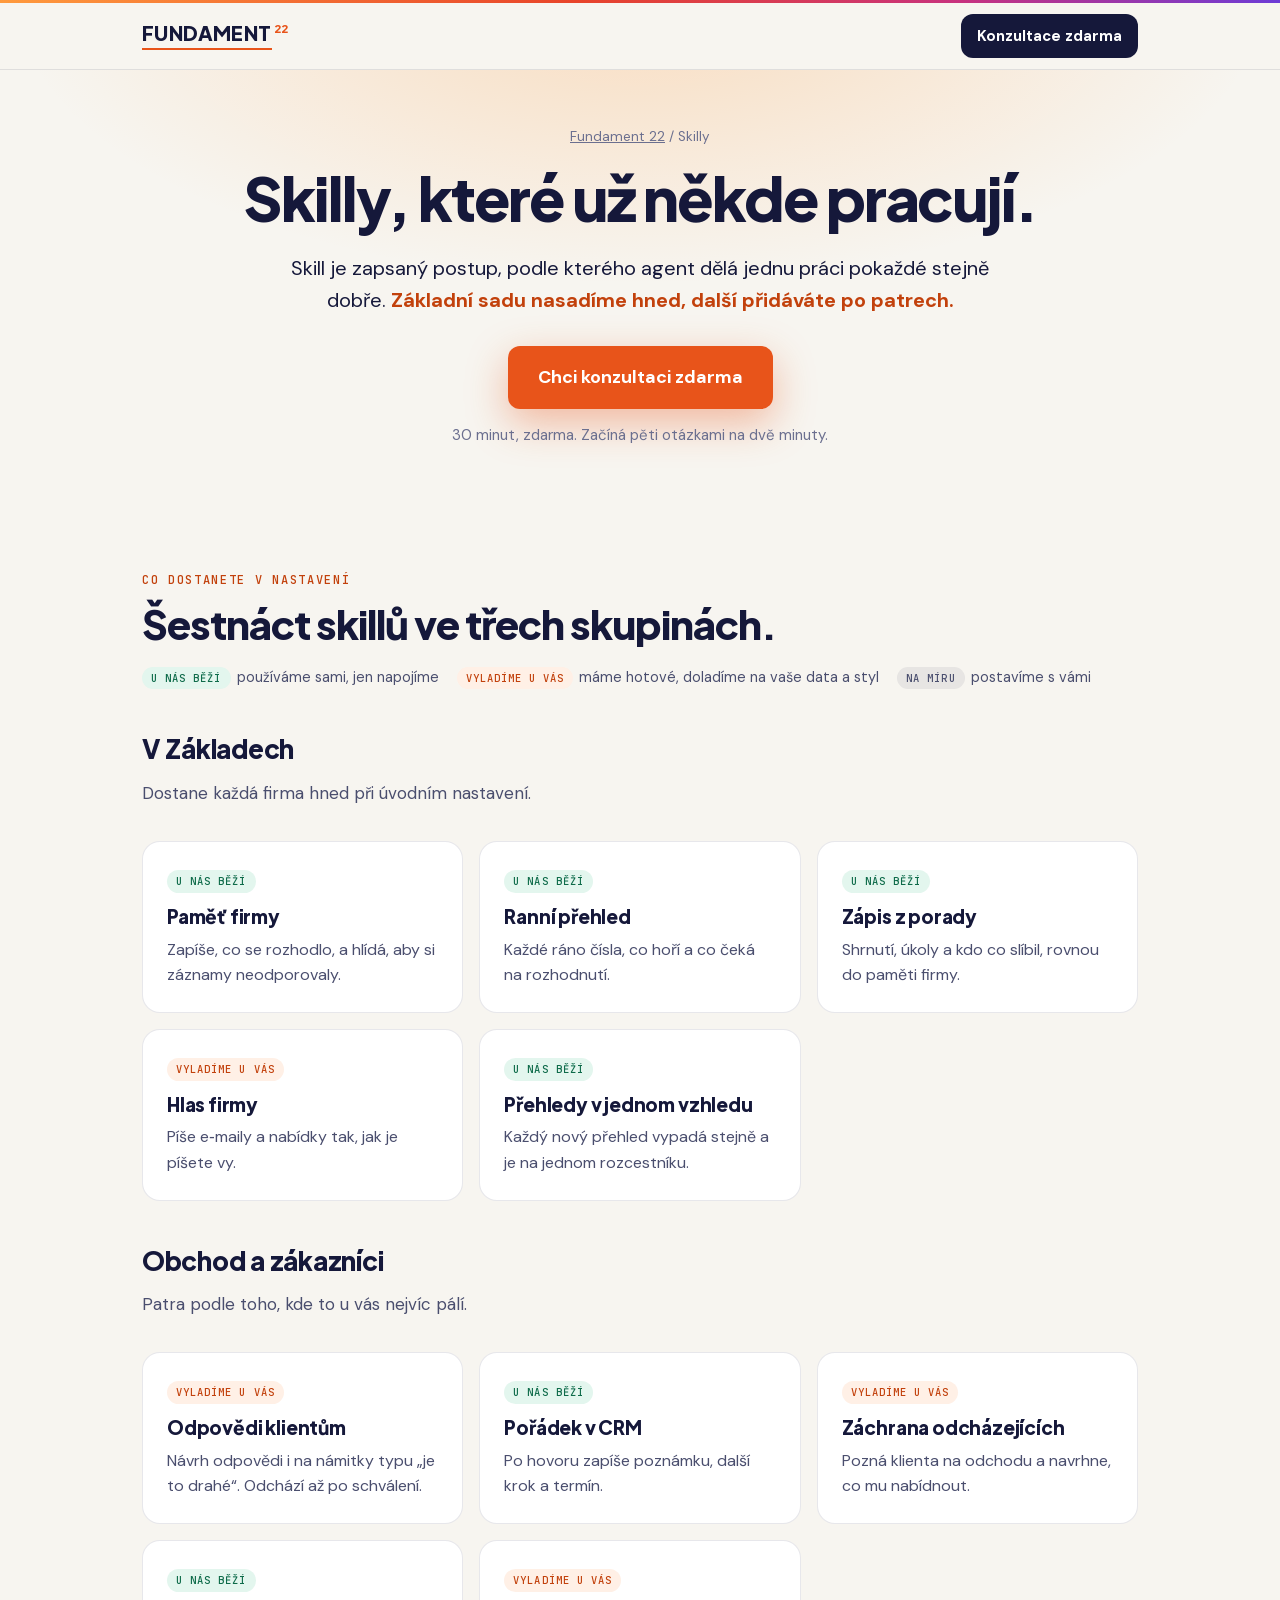
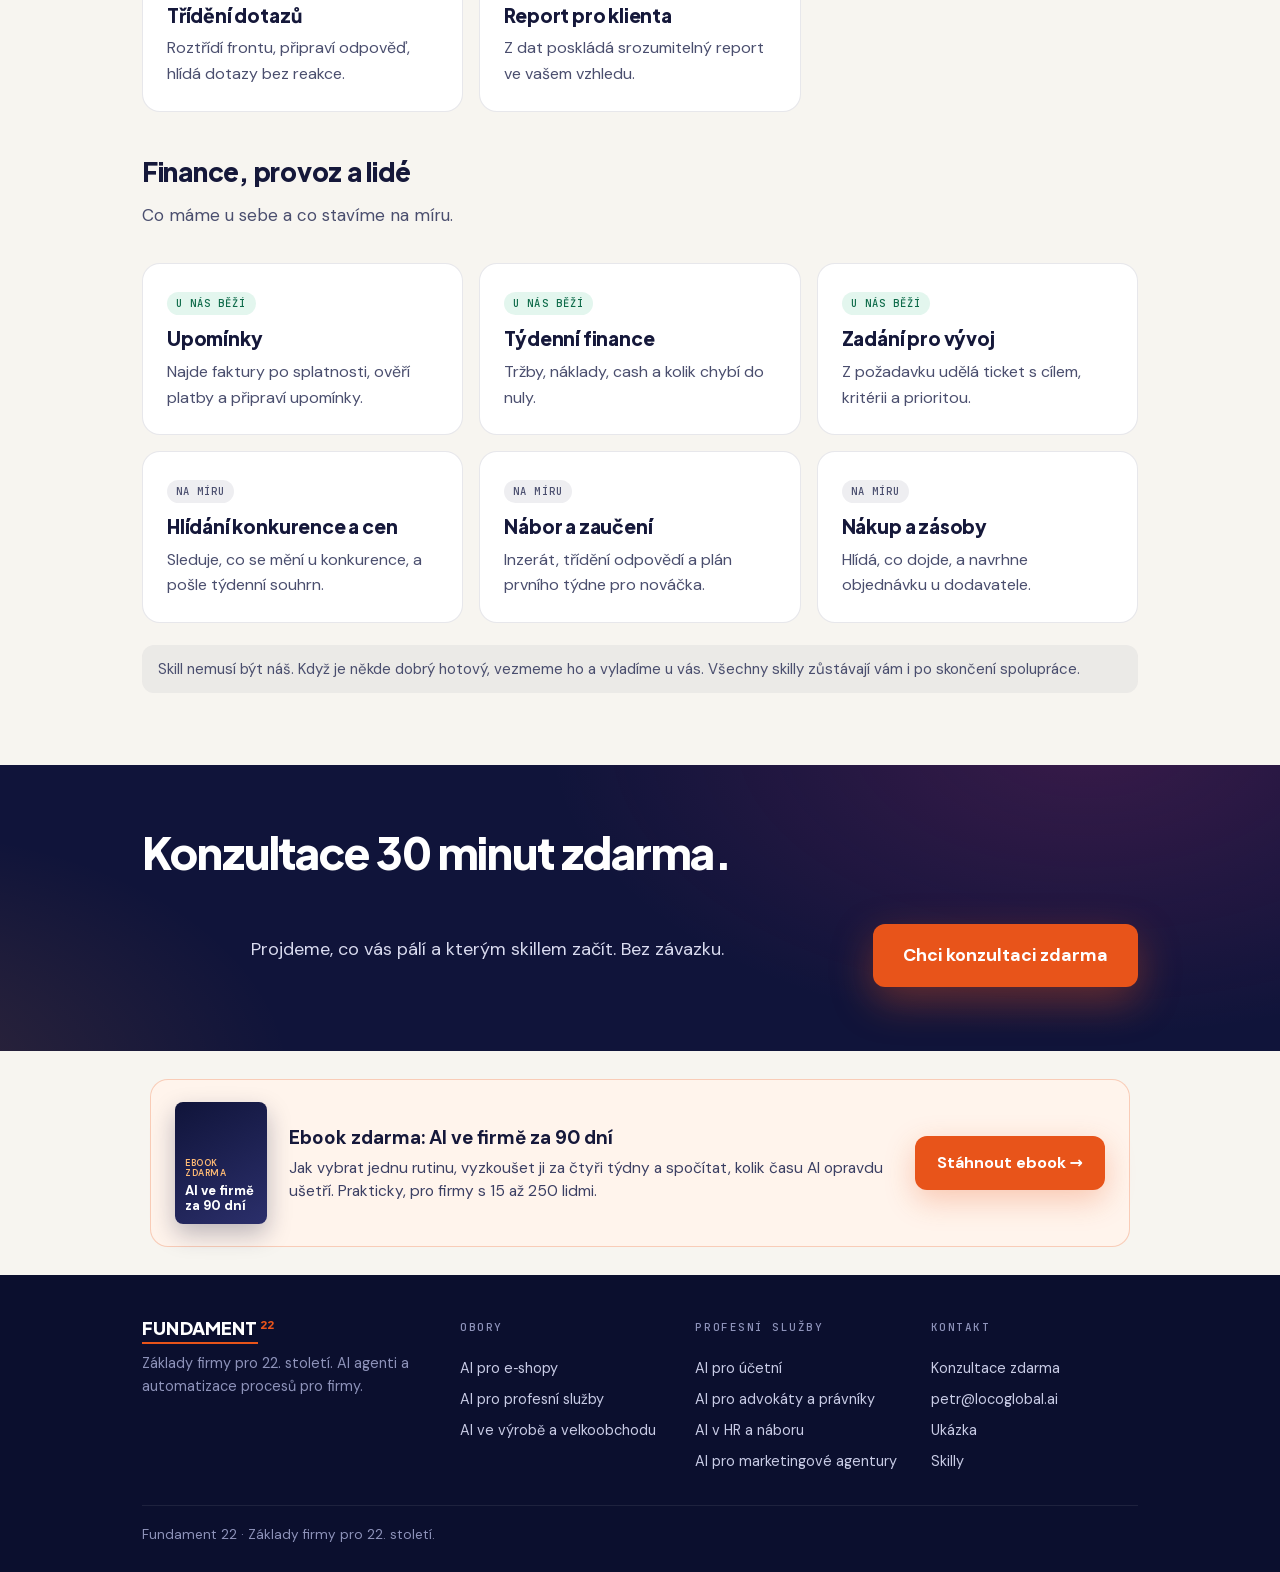
<file: skilly/index.html>
<!doctype html>
<html lang="cs">
<head>
<meta charset="utf-8">
<meta name="viewport" content="width=device-width, initial-scale=1">
<title>Skilly pro AI agenty: co dostanete v nastavení | Fundament 22</title>
<meta name="description" content="Skill je zapsaný postup, podle kterého AI agent dělá jednu práci pokaždé stejně dobře. Přehled 16 skillů: které u nás běží, které vyladíme u vás a které stavíme na míru.">
<meta name="keywords" content="AI agenti, AI skilly, AI asistent, automatizace procesů, znalostní báze, paměť firmy, AI pro firmy">
<meta name="robots" content="index, follow">
<link rel="canonical" href="https://fundament22.com/skilly/">
<meta property="og:type" content="website">
<meta property="og:locale" content="cs_CZ">
<meta property="og:site_name" content="Fundament 22">
<meta property="og:title" content="Skilly, které už někde pracují — Fundament 22">
<meta property="og:description" content="Skill je zapsaný postup, podle kterého AI agent dělá jednu práci pokaždé stejně dobře. Přehled 16 skillů: které u nás běží, které vyladíme u vás a které stavíme na míru.">
<meta property="og:url" content="https://fundament22.com/skilly/">
<meta property="og:image" content="https://fundament22.com/assets/og-start.png">
<meta name="twitter:card" content="summary_large_image">
<meta name="theme-color" content="#F7F5F0">
<link rel="icon" href="/assets/favicon.svg" type="image/svg+xml">
<link rel="apple-touch-icon" href="/assets/apple-touch-icon.png">
<link rel="preload" href="/assets/fonts/PlusJakartaSans-latin-ext-4.woff2" as="font" type="font/woff2" crossorigin>
<link rel="stylesheet" href="/assets/fonts.css">
<script type="application/ld+json">
{"@context": "https://schema.org", "@graph": [{"@type": "WebPage", "name": "Skilly", "url": "https://fundament22.com/skilly/", "inLanguage": "cs", "description": "Skill je zapsaný postup, podle kterého AI agent dělá jednu práci pokaždé stejně dobře. Přehled 16 skillů: které u nás běží, které vyladíme u vás a které stavíme na míru.", "isPartOf": {"@type": "WebSite", "name": "Fundament 22", "url": "https://fundament22.com/"}}, {"@type": "BreadcrumbList", "itemListElement": [{"@type": "ListItem", "position": 1, "name": "Fundament 22", "item": "https://fundament22.com/"}, {"@type": "ListItem", "position": 2, "name": "Skilly", "item": "https://fundament22.com/skilly/"}]}]}
</script>
<style>
:root{--bg:#F7F5F0;--ink:#15183A;--ink2:#4A4E6E;--ink3:#6B6F8F;--line:rgba(21,24,58,.10);--or:#E8541A;--or2:#C2410C;--dark:#10143A;--card:#fff;
--disp:'Plus Jakarta Sans',system-ui,sans-serif;--mono:'JetBrains Mono',ui-monospace,monospace;--grad:linear-gradient(100deg,#FF9A3D,#E8541A 55%,#C8327E)}
*{box-sizing:border-box}
html{scroll-behavior:smooth;-webkit-text-size-adjust:100%}
body{margin:0;background:var(--bg);color:var(--ink);font-family:'DM Sans',system-ui,sans-serif;font-size:17px;line-height:1.6;-webkit-font-smoothing:antialiased}
a{color:var(--or2)}
.wrap{max-width:1040px;margin:0 auto;padding:0 22px}
.eyebrow{font-family:var(--mono);font-size:12px;letter-spacing:.14em;text-transform:uppercase;color:var(--or2);margin:0 0 12px}
h1,h2,h3{font-family:var(--disp);font-weight:800;letter-spacing:-.025em;line-height:1.08;margin:0;text-wrap:balance}
h1{font-size:clamp(36px,6.4vw,64px)}
h2{font-size:clamp(28px,4vw,40px)}
h3{font-size:19px;letter-spacing:-.01em;line-height:1.25}
p{margin:0}
.top{position:sticky;top:0;z-index:20;background:rgba(247,245,240,.86);backdrop-filter:blur(14px);-webkit-backdrop-filter:blur(14px);border-bottom:1px solid var(--line)}
.top::before{content:"";display:block;height:3px;background:linear-gradient(90deg,#FF9A3D,#E8442A 45%,#C8327E 75%,#6D3BD6)}
.top .wrap{display:flex;align-items:center;justify-content:space-between;gap:12px;padding-top:11px;padding-bottom:11px}
.logo{display:flex;align-items:center;gap:10px;text-decoration:none;color:var(--ink);font-family:var(--disp);font-weight:800;font-size:17px;letter-spacing:.01em;white-space:nowrap}
.logo .ai{color:var(--or)}
.top .btn{white-space:nowrap}
@media(max-width:420px){.logo{font-size:15px;gap:8px}.top .btn.sm{padding:9px 13px;font-size:14px}}
@media(max-width:375px){.logo{font-size:14px;gap:7px}.logo svg{width:23px;height:23px}.top .btn.sm{padding:8px 11px;font-size:13.5px}}
@media(max-width:340px){.logo{font-size:13px}.logo svg{display:none}}
.btn{display:inline-block;font-family:inherit;font-weight:700;font-size:16px;text-decoration:none;border-radius:12px;padding:14px 22px;background:var(--or);color:#fff;box-shadow:0 10px 30px rgba(232,84,26,.28);transition:transform .2s,box-shadow .2s}
.btn:hover{transform:translateY(-2px);box-shadow:0 14px 40px rgba(232,84,26,.38);color:#fff}
.btn.sm{padding:10px 16px;font-size:15px;box-shadow:none;background:var(--ink)}
.btn.ghost{background:#fff;color:var(--ink);box-shadow:none;border:1px solid rgba(21,24,58,.16)}
a:focus-visible,button:focus-visible{outline:2px solid var(--or);outline-offset:3px;border-radius:8px}
section{padding:72px 0}
.hero{padding:72px 0 56px;text-align:center}
.hero h1 span{color:var(--or)}
.hero .lead{max-width:640px;margin:22px auto 0;font-size:19px;color:var(--ink2)}
.cta{display:flex;flex-wrap:wrap;gap:12px;justify-content:center;margin-top:30px}
.pills{display:flex;flex-wrap:wrap;gap:8px 22px;justify-content:center;list-style:none;padding:0;margin:26px 0 0;font-size:14.5px;color:var(--ink3)}
.pills li::before{content:"●";color:var(--or);font-size:9px;margin-right:8px;vertical-align:2px}
.split{display:grid;gap:36px;align-items:center}
@media(min-width:860px){.split{grid-template-columns:1fr 1.05fr}}
.sub{margin-top:14px;color:var(--ink2)}
.white{background:#fff;border-top:1px solid var(--line);border-bottom:1px solid var(--line)}
.queue{position:relative;background:linear-gradient(180deg,#191D4F,#10143A);color:#F3F1FA;border-radius:20px;overflow:hidden;box-shadow:0 30px 70px rgba(21,24,58,.28)}
.queue::before{content:"";position:absolute;inset:0 0 auto 0;height:3px;background:var(--grad)}
.queue .qh{display:flex;justify-content:space-between;align-items:center;gap:10px;padding:15px 18px 13px;border-bottom:1px solid rgba(255,255,255,.08);font-size:13px;color:#A9ADCB}
.queue .ch{display:flex;align-items:center;gap:9px;font-family:var(--mono);color:#E4E6F5}
.queue .ch i{width:8px;height:8px;border-radius:50%;background:#3DDC97;box-shadow:0 0 0 4px rgba(61,220,151,.18)}
.queue .st{font-family:var(--mono);font-size:11px;letter-spacing:.1em;text-transform:uppercase;border:1px solid rgba(255,255,255,.18);border-radius:999px;padding:3px 9px}
.queue .m{display:flex;gap:12px;padding:16px 18px;border-bottom:1px solid rgba(255,255,255,.06)}
.queue .m.hot{background:rgba(255,255,255,.04)}
.queue .mb{flex:1;min-width:0}
.queue .mh{display:flex;flex-wrap:wrap;align-items:center;gap:4px 8px}
.av{flex:none;width:36px;height:36px;border-radius:10px;background:var(--grad);display:grid;place-items:center;font-family:var(--disp);font-weight:800;font-size:14px;color:#fff}
.av.b{background:linear-gradient(135deg,#6C8CFF,#3B5BDB)}.av.g{background:linear-gradient(135deg,#3DDC97,#12936A)}
.queue b{font-size:14.5px}.queue time{font-family:var(--mono);font-size:11px;color:#A9ADCB}
.queue .chip{font-family:var(--mono);font-size:11px;color:#FFB27A;background:rgba(255,154,61,.13);border-radius:6px;padding:2px 7px}
.queue .m p{font-size:15px;line-height:1.5;color:#D9DBEF;margin-top:4px}
.queue .act{display:flex;flex-wrap:wrap;gap:6px;margin-top:10px}
.queue .ok{font-size:13px;font-weight:700;color:#fff;background:var(--or);border-radius:8px;padding:6px 11px;box-shadow:0 6px 16px rgba(232,84,26,.32)}
.queue .no{font-size:13px;color:#C9CCE6;border:1px solid rgba(255,255,255,.2);border-radius:8px;padding:5px 11px}
.queue .qf{padding:12px 18px;font-size:13px;color:#A9ADCB;background:rgba(0,0,0,.2)}
.queue .qf b{color:#fff;font-size:13px}
.queue.anim .m{opacity:0;transform:translateY(12px)}
.queue.anim.in .m{opacity:1;transform:none;transition:opacity .5s ease,transform .5s ease}
.queue.anim.in .m:nth-child(3){transition-delay:.3s}.queue.anim.in .m:nth-child(4){transition-delay:.6s}
.ob h3 a{color:inherit;text-decoration:none}.ob h3 a:hover{color:var(--or2)}
.ob .more{display:inline-block;margin-top:14px;font-weight:700;font-size:15px;text-decoration:none}
.grid3{display:grid;gap:16px;margin-top:34px}
@media(min-width:760px){.grid3{grid-template-columns:repeat(3,1fr)}}
.card{background:var(--card);border:1px solid var(--line);border-radius:18px;padding:24px}
.card .n{font-family:var(--mono);font-size:12px;letter-spacing:.12em;color:var(--or2);margin-bottom:10px}
.card p{margin-top:8px;font-size:16px;color:var(--ink2)}
.card .price{font-family:var(--disp);font-weight:800;font-size:22px;letter-spacing:-.02em;margin-top:12px;color:var(--ink)}
.card.hl{border-color:rgba(232,84,26,.5);box-shadow:0 18px 50px rgba(232,84,26,.10)}
.fit{display:grid;gap:16px;margin-top:30px}
@media(min-width:760px){.fit{grid-template-columns:1fr 1fr}}
.fit ul{list-style:none;padding:0;margin:12px 0 0;display:grid;gap:8px;font-size:16px;color:var(--ink2)}
.fit li{display:flex;gap:10px}.fit li::before{flex:none;font-weight:800}
.fit .yes li::before{content:"✓";color:#127552}.fit .nope li::before{content:"✕";color:#B3261E}
.demo{display:flex;flex-wrap:wrap;gap:18px 30px;align-items:center;justify-content:space-between}
.demo p{color:var(--ink2);margin-top:8px;max-width:560px}
.hero{background:radial-gradient(900px 420px at 50% -80px,rgba(255,154,61,.28),transparent 70%)}
.hero h1{font-size:clamp(38px,7vw,72px);letter-spacing:-.035em}
.hero .lead{font-size:20px;color:var(--ink)}
.hero .lead b{color:var(--or2)}
.free{display:inline-flex;align-items:center;gap:12px;margin-bottom:26px;padding:6px 18px 6px 6px;border-radius:999px;background:#fff;border:1px solid rgba(232,84,26,.35);box-shadow:0 8px 26px rgba(232,84,26,.14);font-weight:600;font-size:15.5px;color:var(--ink);text-decoration:none}
.free b{background:var(--or);color:#fff;border-radius:999px;padding:5px 13px;font-family:var(--mono);font-size:12px;letter-spacing:.12em;text-transform:uppercase}
.btn.big{font-size:18px;padding:17px 30px;box-shadow:0 14px 40px rgba(232,84,26,.38)}
.btn.white{background:#fff;color:var(--or2);box-shadow:0 10px 30px rgba(0,0,0,.18);white-space:nowrap}
.btn.white:hover{color:var(--or2)}
.flow{list-style:none;padding:0;margin:44px 0 0;display:grid;grid-template-columns:repeat(4,1fr);gap:0;position:relative}
.flow::before{content:"";position:absolute;left:12.5%;right:12.5%;top:27px;height:4px;border-radius:4px;background:linear-gradient(90deg,var(--or) 0,var(--or) 34%,rgba(21,24,58,.16) 34%)}
.flow li{position:relative;padding:0 10px;text-align:center}
.flow .dot{position:relative;z-index:1;display:grid;place-items:center;width:56px;height:56px;margin:0 auto 18px;border-radius:50%;background:#fff;border:3px solid rgba(21,24,58,.18);font-family:var(--disp);font-weight:800;font-size:21px;color:var(--ink3)}
.flow .free1 .dot{border-color:var(--or);color:var(--or2)}
.flow .main .dot{background:var(--or);border-color:var(--or);color:#fff;width:68px;height:68px;margin-top:-6px;margin-bottom:12px;font-size:26px;box-shadow:0 0 0 8px rgba(232,84,26,.16)}
.flow .tag{display:inline-block;font-family:var(--mono);font-size:11px;letter-spacing:.08em;text-transform:uppercase;color:var(--ink3);background:rgba(21,24,58,.06);border-radius:999px;padding:4px 10px;margin-bottom:10px}
.flow .free1 .tag{background:#FFF0E6;color:var(--or2)}
.flow .main .tag{background:var(--or);color:#fff}
.flow h3{font-size:20px}
.flow p{font-size:15.5px;color:var(--ink2);margin-top:6px}
.flow .main .fb{background:#fff;border:1px solid rgba(232,84,26,.45);border-radius:16px;padding:16px 14px;box-shadow:0 18px 50px rgba(232,84,26,.12)}
.flow li:not(.main) .fb{padding:16px 6px}
.flownote{margin-top:26px;text-align:center;font-weight:600;color:var(--ink2)}
@media(max-width:820px){
.flow{grid-template-columns:1fr;gap:18px;margin-top:32px}
.flow::before{left:27px;right:auto;top:28px;bottom:60px;width:4px;height:auto;background:linear-gradient(180deg,var(--or) 0,var(--or) 34%,rgba(21,24,58,.16) 34%)}
.flow li{display:flex;gap:16px;text-align:left;padding:0;align-items:flex-start}
.flow .dot,.flow .main .dot{flex:none;width:56px;height:56px;margin:0;font-size:21px}
.flow li:not(.main) .fb{padding:4px 0 0}
.flow .fb{flex:1}
}
.band{background:var(--or);color:#fff;padding:52px 0;background-image:linear-gradient(100deg,#FF8A2A,#E8541A 50%,#C8327E)}
.band .wrap{display:flex;flex-wrap:wrap;gap:22px 40px;align-items:center;justify-content:space-between}
.band h2{color:#fff;font-size:clamp(28px,4.4vw,44px)}
.band p{margin-top:10px;font-size:18px;max-width:560px;color:#FFE9DC}
.herostat{display:inline-flex;align-items:center;gap:14px;margin:26px auto 0;padding:14px 22px;border-radius:18px;background:var(--dark);color:#fff;text-decoration:none;box-shadow:0 18px 50px rgba(21,24,58,.22)}
.herostat .was,.uc .was{font-family:var(--disp);font-weight:800;color:#8E93BA;text-decoration:line-through;text-decoration-thickness:2px}
.herostat .was{font-size:28px}.herostat .arr{color:#FF9A3D;font-size:24px;font-weight:800}
.herostat .now{font-family:var(--disp);font-weight:800;font-size:44px;letter-spacing:-.03em;color:#FF7A2F;line-height:1}
.herostat .what{font-size:14px;line-height:1.35;color:#D9DBEF;text-align:left;border-left:1px solid rgba(255,255,255,.18);padding-left:14px}
.herostat .was,.herostat .now,.herostat .arr,.uc .nums span{white-space:nowrap}
@media(max-width:600px){.herostat{gap:10px;padding:12px 16px}.herostat .was{font-size:22px}.herostat .now{font-size:36px}.herostat .what{font-size:13px;padding-left:10px}}
.ucs{display:grid;gap:16px;margin-top:32px}
@media(min-width:640px){.ucs{grid-template-columns:1fr 1fr}}
@media(min-width:960px){.ucs{grid-template-columns:repeat(3,1fr)}}
.uc{background:#fff;border:1px solid var(--line);border-radius:18px;padding:22px}
.uc:first-child{border-color:rgba(232,84,26,.5);box-shadow:0 18px 50px rgba(232,84,26,.12)}
.uc .nums{display:flex;align-items:baseline;gap:10px;margin-top:12px}
.uc .was{font-size:22px;color:var(--ink3)}
.uc .arr{color:var(--or);font-weight:800;font-size:20px}
.uc .now{font-family:var(--disp);font-weight:800;font-size:40px;letter-spacing:-.03em;line-height:1;color:var(--or)}
.uc .per{font-family:var(--mono);font-size:11px;letter-spacing:.1em;text-transform:uppercase;color:var(--ink3);margin-left:2px}
.bars{position:relative;height:10px;margin:14px 0 12px}
.bars i{position:absolute;left:0;top:0;height:10px;border-radius:6px}
.bars .b1{width:100%;background:rgba(21,24,58,.10)}
.bars .b2{background:var(--or)}
.uc p{font-size:15.5px;color:var(--ink2)}
.est{margin-top:22px;font-size:15px;color:var(--ink2);background:rgba(21,24,58,.05);border-radius:12px;padding:12px 16px}
.est b{color:var(--ink)}
/* ---------- online analýza (formulář z FIREMNI AI) ---------- */
.az{background:var(--dark);color:#fff;padding:80px 0;background-image:radial-gradient(900px 500px at 85% -10%,rgba(200,50,126,.22),transparent 60%),radial-gradient(700px 420px at -10% 110%,rgba(255,154,61,.14),transparent 60%);scroll-margin-top:60px;
--line:#3a3e5e;--muted:#a9adcb;--soft:#d9dbef;--acard:#1d2150;--bg2:#15183a;--o1:#ff9a3d;font-family:var(--disp);font-size:16px;line-height:1.5}
.az .in{max-width:760px;margin:0 auto;padding:0 20px}
.az .hd{display:flex;justify-content:space-between;align-items:center;gap:10px;margin-bottom:10px}
.az .mono{font-family:var(--mono);letter-spacing:.06em;text-transform:uppercase;font-size:12px;color:var(--o1)}
.az .bar{height:4px;background:var(--line);border-radius:4px;overflow:hidden;margin:4px 0 28px}
.az .bar i{display:block;height:100%;width:0;background:var(--grad);transition:width .35s ease}
.az h2{font-size:clamp(26px,5.4vw,38px);line-height:1.15;margin:8px 0 10px;letter-spacing:-.015em;color:#fff}
.az h2:focus{outline:none}
.az h3{font-size:18px;margin:0 0 4px;font-weight:700;color:#fff}
.az p{margin:0 0 14px;color:var(--soft)}
.az .lead{font-size:18px;max-width:56ch}
.az .hint{color:var(--muted);font-size:14px}
.az .grad{background:var(--grad);-webkit-background-clip:text;background-clip:text;color:transparent}
.az .btn{appearance:none;border:0;cursor:pointer;font:inherit;font-weight:700;border-radius:12px;padding:15px 22px;min-height:52px;color:#fff;background:var(--grad);box-shadow:0 8px 28px rgba(232,84,26,.35)}
.az .btn:disabled{opacity:.4;cursor:not-allowed;box-shadow:none;transform:none}
.az .btn:focus-visible,.az .opt:focus-visible,.az input:focus-visible{outline:2px solid var(--o1);outline-offset:2px}
.az .row{display:flex;gap:10px;flex-wrap:wrap;align-items:center;margin-top:22px}
.az .pills{justify-content:flex-start;color:var(--muted);margin-top:22px}
.az .pills li::before{color:var(--o1)}
.az .opts{display:grid;gap:10px;margin-top:20px}
.az .opt{appearance:none;font:inherit;text-align:left;color:#fff;background:var(--acard);border:1px solid var(--line);border-radius:14px;padding:16px 18px;min-height:58px;cursor:pointer;display:flex;gap:14px;align-items:center;transition:border-color .15s}
.az .opt:hover{border-color:var(--o1)}
.az .opt[aria-pressed="true"]{border-color:var(--o1);background:#262a60}
.az .opt b{font-weight:700;display:block}
.az .opt small{color:var(--muted);font-size:14px;display:block}
.az .opt .k{flex:none;width:28px;height:28px;border-radius:8px;border:1px solid var(--line);display:grid;place-items:center;font-family:var(--mono);font-size:12px;color:var(--muted)}
.az .opt[aria-pressed="true"] .k{background:var(--grad);border-color:transparent;color:#fff}
.az .card{background:var(--acard);border:1px solid var(--line);border-radius:16px;padding:20px}
.az .verdict{border-left:4px solid var(--o1)}
.az .tasks{display:grid;gap:10px;margin:16px 0 0;padding:0;list-style:none}
.az .task{display:flex;gap:14px;align-items:flex-start;background:var(--bg2);border:1px solid var(--line);border-radius:14px;padding:14px 16px}
.az .task .n{flex:none;font-family:var(--mono);color:var(--o1);font-size:13px;padding-top:3px}
.az .task p{margin:0;font-size:15px}
.az .locked{position:relative;margin-top:10px}
.az .locked .blur{filter:blur(6px);opacity:.55;pointer-events:none;user-select:none;max-height:104px;overflow:hidden}
.az .locked .veil{position:absolute;inset:0;display:grid;place-items:center;text-align:center;padding:16px}
.az .veil span{background:rgba(16,20,58,.85);border:1px solid var(--line);border-radius:999px;padding:8px 14px;font-size:14px;font-weight:600}
.az form{display:grid;gap:12px;margin-top:14px}
.az label{display:grid;gap:6px;font-size:14px;color:var(--soft);font-weight:600}
.az input{font:inherit;font-size:16px;color:#fff;background:var(--bg2);border:1px solid var(--line);border-radius:12px;padding:14px;min-height:52px;width:100%}
.az input::placeholder{color:#6b6f8f}
.az .two{display:grid;gap:12px}
@media(min-width:620px){.az .two{grid-template-columns:1fr 1fr}.az .opts.c2{grid-template-columns:1fr 1fr}}
.az .err{color:#ff8f8f;font-size:14px;min-height:20px;margin:0}
.az .legal{font-size:12.5px;color:var(--muted);margin:0}
.az .slack{background:#0c0f2c;border:1px solid var(--line);border-radius:16px;overflow:hidden;margin-top:16px}
.az .slack .top{position:static;display:flex;justify-content:space-between;gap:8px;padding:12px 16px;border-bottom:1px solid var(--line);font-size:13px;color:var(--muted);background:none;backdrop-filter:none}
.az .slack .top::before{display:none}
.az .msg{display:flex;gap:12px;padding:14px 16px;border-bottom:1px solid rgba(58,62,94,.5)}
.az .msg:last-child{border-bottom:0}
.az .msg b{font-size:14px}
.az .msg time{font-family:var(--mono);font-size:11px;color:var(--muted);margin-left:8px}
.az .msg p{margin:2px 0 0;font-size:15px}
.az .note{border:1px dashed var(--o1);border-radius:12px;padding:12px 14px;font-size:14px;color:var(--soft);margin-top:14px}
.az .steps{counter-reset:s;display:grid;gap:10px;margin:14px 0 0;padding:0;list-style:none}
.az .steps li{counter-increment:s;display:flex;gap:12px;font-size:15px;color:var(--soft)}
.az .steps li::before{content:counter(s);flex:none;width:26px;height:26px;border-radius:50%;border:1px solid var(--o1);color:var(--o1);display:grid;place-items:center;font-family:var(--mono);font-size:12px}
.az a{color:var(--o1)}
.az .back{background:none;border:0;color:var(--muted);font:inherit;font-size:14px;cursor:pointer;padding:10px 0;margin-top:14px}
.az .fade{animation:azf .3s ease}
@keyframes azf{from{transform:translateY(8px)}to{transform:none}}
.az section{padding:0}.az section+section{margin-top:22px}
footer{background:#0B0F2E;color:#8E93BA;padding:28px 0;font-size:14px}
footer .wrap{display:flex;flex-wrap:wrap;gap:10px 24px;justify-content:space-between;align-items:center}
footer a{color:#C9CCE6}
.micro{margin-top:14px;font-size:15px;color:var(--ink3)}
.saves{max-width:540px;margin:28px auto 0;background:var(--dark);color:#fff;border-radius:20px;box-shadow:0 18px 50px rgba(21,24,58,.22);overflow:hidden;text-align:left}
.saves .track{display:flex;overflow-x:auto;scroll-snap-type:x mandatory;scrollbar-width:none;overscroll-behavior-x:contain}
.saves .track::-webkit-scrollbar{display:none}
.saves .slide{flex:0 0 100%;scroll-snap-align:start;padding:22px 26px 6px}
.saves .k{font-family:var(--mono);font-size:12px;letter-spacing:.1em;text-transform:uppercase;color:#FF9A3D}
.saves .nums{display:flex;align-items:baseline;gap:12px;margin-top:10px;white-space:nowrap}
.saves .was{font-family:var(--disp);font-weight:800;font-size:26px;color:#8E93BA;text-decoration:line-through;text-decoration-thickness:2px}
.saves .arr{color:#FF9A3D;font-size:24px;font-weight:800}
.saves .now{font-family:var(--disp);font-weight:800;font-size:48px;letter-spacing:-.03em;line-height:1;color:#FF7A2F}
.saves .per{font-family:var(--mono);font-size:11px;letter-spacing:.1em;text-transform:uppercase;color:#A9ADCB}
.saves .slide>p:last-child{margin-top:12px;font-size:16px;line-height:1.45;color:#D9DBEF}
.saves .foot{display:flex;align-items:center;justify-content:space-between;gap:12px;padding:6px 16px 10px 26px;font-size:12.5px;color:#8E93BA}
.saves .dots{display:flex}
.saves .dots button{appearance:none;border:0;background:none;padding:0;width:28px;height:28px;display:grid;place-items:center;cursor:pointer}
.saves .dots button::before{content:"";width:8px;height:8px;border-radius:8px;background:rgba(255,255,255,.3);transition:width .25s,background .25s}
.saves .dots button[aria-current="true"]::before{width:20px;background:#FF7A2F}
.saves .dots button:focus-visible{outline:2px solid #FF9A3D;outline-offset:-4px}
@media(max-width:600px){.saves{margin-top:22px}.saves .slide{padding:18px 20px 4px}.saves .was{font-size:22px}.saves .now{font-size:42px}.saves .slide>p:last-child{font-size:15.5px}.saves .foot{padding-left:20px}}
.ob ul{list-style:none;padding:0;margin:12px 0 0;display:grid;gap:8px;font-size:16px;color:var(--ink2)}
.ob li{display:flex;gap:10px}.ob li::before{content:"→";flex:none;color:var(--or);font-weight:800}
@media(max-width:759px){.ob{gap:12px;margin-top:22px}.ob .card{padding:18px 20px}.ob ul{gap:6px;font-size:15.5px}}
.az .verdict h2{font-size:clamp(22px,4.6vw,30px);margin:0 0 6px}
.az .cal{display:inline-block;text-decoration:none;color:#fff;margin-top:6px}
@media(max-width:639px){
.ucs{gap:0;margin-top:22px;background:#fff;border:1px solid var(--line);border-radius:18px;padding:2px 18px}
.uc,.uc:first-child{display:grid;grid-template-columns:1fr auto;align-items:center;gap:8px 12px;padding:14px 0;border:0;border-bottom:1px solid var(--line);border-radius:0;box-shadow:none;background:none}
.uc:last-child{border-bottom:0}
.uc h3{font-size:16px}
.uc .nums{margin:0;gap:6px;justify-content:flex-end;flex-wrap:wrap}
.uc .was{font-size:15px}.uc .arr{font-size:14px}.uc .now{font-size:24px}
.uc .per{flex-basis:100%;text-align:right;margin:0;font-size:10px}
.uc .bars{grid-column:1/-1;margin:0;height:6px}.uc .bars i{height:6px}
.uc p{display:none}
}
@media(max-width:600px){section{padding:44px 0}.hero{padding:40px 0 40px}.btn{width:100%;text-align:center}.top .btn{width:auto}.az{padding:44px 0 52px}.az .cal{width:100%;text-align:center}
.free{margin-bottom:20px}.flow{gap:14px;margin-top:26px}.flownote{margin-top:20px}.queue .m{padding:12px 16px}.az .bar{margin-bottom:20px}}
@media(prefers-reduced-motion:reduce){*{animation:none!important;transition:none!important}html{scroll-behavior:auto}}
.saves{position:relative;background:linear-gradient(160deg,#1C2058 0%,#10143A 62%);box-shadow:0 26px 60px rgba(21,24,58,.3)}
.saves::before{content:"";position:absolute;inset:0 0 auto 0;height:3px;background:var(--grad);z-index:1}
.saves .sh{display:flex;justify-content:space-between;align-items:center;gap:10px}
.saves .pct{flex:none;font-family:var(--mono);font-size:12px;font-weight:700;color:#10143A;background:linear-gradient(100deg,#FFB067,#FF7A2F);border-radius:999px;padding:4px 10px;white-space:nowrap}
.saves .tb{display:grid;gap:7px;margin-top:16px}
.saves .br{display:grid;grid-template-columns:82px 1fr;align-items:center;gap:10px;font-family:var(--mono);font-size:11px;letter-spacing:.06em;text-transform:uppercase;color:#8E93BA}
.saves .br i{display:block;height:8px;border-radius:8px;background:rgba(255,255,255,.16)}
.saves .br.on{color:#FFB27A}
.saves .br.on i{background:var(--grad);box-shadow:0 0 14px rgba(255,122,47,.5)}
.cmp{display:grid;gap:16px;margin-top:34px}
@media(min-width:760px){.cmp{grid-template-columns:repeat(3,1fr)}}
.cmp .card{position:relative}
.cmp dl{margin:14px 0 0;display:grid;gap:12px}
.cmp dt{font-family:var(--mono);font-size:11px;letter-spacing:.1em;text-transform:uppercase;color:var(--ink3)}
.cmp dd{margin:2px 0 0;font-size:16px;color:var(--ink2)}
.cmp .pick{position:absolute;top:-11px;left:22px;font-family:var(--mono);font-size:11px;letter-spacing:.1em;text-transform:uppercase;color:#fff;background:var(--or);border-radius:999px;padding:3px 10px}
.faq{max-width:760px;margin:30px 0 0;display:grid;gap:10px}
.faq details{background:var(--bg);border:1px solid var(--line);border-radius:14px;padding:0 20px}
.faq summary{cursor:pointer;font-family:var(--disp);font-weight:700;font-size:18px;line-height:1.3;padding:16px 0;list-style:none;display:flex;justify-content:space-between;gap:12px}
.faq summary::-webkit-details-marker{display:none}
.faq summary::after{content:"+";flex:none;color:var(--or2);font-size:22px;line-height:1}
.faq details[open] summary::after{content:"–"}
.faq details p{margin:0 0 18px;color:var(--ink2)}
footer{padding:44px 0 26px;font-size:14.5px}
footer .wrap{display:block}
footer a{text-decoration:none}footer a:hover{color:#fff;text-decoration:underline}
.fcols{display:grid;gap:28px}
@media(min-width:640px){.fcols{grid-template-columns:1fr 1fr}}
@media(min-width:900px){.fcols{grid-template-columns:1.4fr 1fr 1fr 1fr}}
.fbrand b{font-family:var(--disp);font-weight:800;font-size:18px;letter-spacing:.01em;color:#fff}
.fbrand p{margin-top:8px;max-width:300px}
footer h4{font-family:var(--mono);font-size:11px;letter-spacing:.14em;text-transform:uppercase;color:#8E93BA;margin:0 0 12px;font-weight:400}
footer nav{display:grid;gap:8px;align-content:start}
.fbot{display:flex;flex-wrap:wrap;gap:8px 24px;justify-content:space-between;margin-top:32px;padding-top:18px;border-top:1px solid rgba(255,255,255,.08);font-size:13.5px}
.logo{font-size:20px;letter-spacing:.02em}
.wm{display:inline-flex;align-items:flex-start;line-height:1}
.wm b{font-family:var(--disp);font-weight:800;padding-bottom:5px;border-bottom:2px solid var(--or)}
.wm sup{font-family:var(--disp);font-weight:800;font-size:.56em;line-height:1;color:var(--or);margin-left:2px;vertical-align:baseline;position:static}
@media(max-width:420px){.logo{font-size:18px}}
@media(max-width:375px){.logo{font-size:17px}}
@media(max-width:340px){.logo{font-size:15px}}
.fbrand .wm{font-size:20px;letter-spacing:.02em;color:#fff}
.ob6{grid-template-columns:1fr}
@media(min-width:640px){.ob6{grid-template-columns:1fr 1fr}}
@media(min-width:960px){.ob6{grid-template-columns:repeat(3,1fr)}}
.ob .ico{display:grid;place-items:center;width:44px;height:44px;border-radius:12px;background:#FFF0E6;color:var(--or2);margin-bottom:14px}
.ob6 h3{font-size:20px;line-height:1.2}
.est a{font-weight:700}
.who{display:grid;gap:28px;margin-top:26px;align-items:start}
@media(min-width:860px){.who{grid-template-columns:1.1fr 1fr}}
.story p{color:var(--ink2);margin-top:14px;font-size:18px}
.story p:first-child{margin-top:0;color:var(--ink)}
.ppl{display:flex;flex-wrap:wrap;gap:14px 28px;margin-top:26px}
.pp{display:flex;align-items:center;gap:12px}
.pp b{display:block;font-family:var(--disp);font-size:17px;line-height:1.2}
.pp small{font-family:var(--mono);font-size:11px;letter-spacing:.1em;text-transform:uppercase;color:var(--ink3)}
.runs ul{list-style:none;padding:0;margin:0 0 20px;display:grid;gap:10px;font-size:16px;color:var(--ink2)}
.runs ul:last-child{margin-bottom:0}
.runs li{display:flex;gap:10px}
.runs li::before{flex:none;font-weight:800}
.runs .yes li::before{content:"✓";color:#127552}
.runs .todo li::before{content:"○";color:var(--or2)}
.saves .nums{justify-content:center;margin-top:14px}
.saves .now{font-size:56px}
.saves .steps{display:grid;grid-template-columns:1fr 1fr 1fr;gap:8px;margin:18px 0 6px;position:relative}
.saves .steps::before{content:"";position:absolute;left:16%;right:16%;top:19px;height:2px;background:linear-gradient(90deg,rgba(255,255,255,.18),#FF7A2F 50%,rgba(255,255,255,.18))}
.saves .st{position:relative;text-align:center}
.saves .ic{width:40px;height:40px;border-radius:12px;margin:0 auto 8px;display:grid;place-items:center;background:#262A66;border:1px solid rgba(255,255,255,.14)}
.saves .st.mid .ic{background:var(--grad);border-color:transparent;box-shadow:0 0 18px rgba(255,122,47,.5)}
.saves .st b{display:block;font-size:14px;line-height:1.25;color:#fff}
.saves .st span{display:block;font-size:12.5px;line-height:1.3;color:#A9ADCB;margin-top:2px}
@media(max-width:600px){.saves .now{font-size:48px}.saves .st b{font-size:13px}.saves .st span{font-size:12px}}
a.pp{text-decoration:none;color:inherit}
.pp img{flex:none;width:60px;height:60px;border-radius:50%;object-fit:cover;border:2px solid #fff;box-shadow:0 4px 14px rgba(21,24,58,.16)}
.pp .li{display:block;font-size:13.5px;font-weight:700;color:var(--or2);margin-top:3px}
a.pp:hover .li{text-decoration:underline}
.tools{list-style:none;padding:0;margin:28px 0 0;display:flex;flex-wrap:wrap;gap:12px}
.tools li{display:flex;align-items:center;gap:12px;background:#fff;border:1px solid var(--line);border-radius:14px;padding:14px 20px;font-family:var(--disp);font-weight:800;font-size:18px;color:var(--ink)}
.tools svg{flex:none;color:var(--ink)}
.tm{margin-top:14px;font-size:13px;color:var(--ink3)}
@media(max-width:600px){.tools li{flex:1 1 100%;padding:12px 16px;font-size:17px}}
.qz{text-align:center}
.qz h2{font-size:clamp(30px,5vw,48px)}
.qz .qsub{font-family:var(--disp);font-weight:800;font-size:clamp(22px,3.4vw,32px);letter-spacing:-.02em;color:var(--or);margin-top:8px}
.qz .sub{max-width:620px;margin-left:auto;margin-right:auto}
.ours{margin-top:34px;background:var(--dark);color:#fff;border-radius:20px;padding:28px 26px}
.ours h3{font-size:clamp(22px,3vw,28px);color:#fff}
.ours>p{margin-top:10px;color:#D9DBEF}
.nums4{display:grid;gap:18px 22px;margin-top:22px;grid-template-columns:1fr 1fr}
@media(min-width:860px){.nums4{grid-template-columns:repeat(4,1fr)}}
.nums4 b{display:block;font-family:var(--disp);font-weight:800;font-size:clamp(24px,2.6vw,30px);letter-spacing:-.03em;line-height:1.1;color:#FF7A2F;white-space:nowrap}
.nums4 span{display:block;margin-top:6px;font-size:14.5px;line-height:1.35;color:#C9CCE6}
.ours .tm{color:#8E93BA}
@media(max-width:600px){.ours{padding:22px 18px}}
.pr .price s{font-size:16px;font-weight:700;color:var(--ink3);margin-right:6px}
.pr .pn{font-family:var(--mono);font-size:12px;line-height:1.5;color:var(--ink3);margin-top:6px}
.pr h3{font-size:21px}
.mem{margin:34px 0 0;display:grid;grid-template-columns:1fr auto 1.3fr auto 1fr;gap:10px;align-items:center}
.mcol{display:grid;gap:8px}
.mcol .n{font-family:var(--mono);font-size:12px;letter-spacing:.12em;text-transform:uppercase;color:var(--or2);margin:0 0 2px}
.mcol span{background:#fff;border:1px solid var(--line);border-radius:10px;padding:9px 12px;font-size:15px;font-weight:600}
.mcore{background:var(--dark);color:#fff;border-radius:18px;padding:22px 16px;text-align:center;box-shadow:0 18px 44px rgba(21,24,58,.22);border-top:3px solid var(--or)}
.mcore b{display:block;font-family:var(--disp);font-size:22px;letter-spacing:-.02em}
.mcore small{display:block;margin-top:6px;font-size:13.5px;line-height:1.35;color:#C9CCE6}
.marr{display:grid;gap:8px;width:34px}
.marr i{display:block;height:2px;background:var(--or);position:relative}
.marr i::after{content:"";position:absolute;right:-1px;top:-4px;border:5px solid transparent;border-left-color:var(--or)}
.marr i:last-child{transform:scaleX(-1)}
.mem figcaption{grid-column:1/-1;text-align:center;font-size:14.5px;color:var(--ink3);margin-top:6px}
@media(max-width:700px){.mem{grid-template-columns:1fr}.marr{width:2px;height:26px;margin:0 auto;display:block;background:var(--or)}.marr i{display:none}.mcol{grid-template-columns:repeat(3,1fr)}.mcol .n{grid-column:1/-1}.mcol span{text-align:center;padding:9px 6px;font-size:14px}}
</style>
<style>
.crumbs{font-size:13.5px;color:var(--ink3);margin:0 0 18px}.crumbs a{color:inherit}
.lp .hero{padding:56px 0 52px}
.lp .hero h1{font-size:clamp(34px,6vw,60px)}
.lp .hero .lead{max-width:700px}
.uc6{display:grid;gap:16px;margin-top:34px}
@media(min-width:640px){.uc6{grid-template-columns:1fr 1fr}}
@media(min-width:960px){.uc6{grid-template-columns:repeat(3,1fr)}}
.uc6 .card h3{font-size:19px;line-height:1.25}
.subs{display:grid;gap:16px;margin-top:30px}
@media(min-width:760px){.subs{grid-template-columns:1fr 1fr}}
.subs a.card{display:block;text-decoration:none;color:inherit;transition:border-color .2s,transform .2s}
.subs a.card:hover{border-color:rgba(232,84,26,.5);transform:translateY(-2px)}
.subs h3{font-size:21px}
.subs .go{display:inline-block;margin-top:12px;font-weight:700;color:var(--or2);font-size:15px}
.faq{max-width:760px;margin:30px 0 0;display:grid;gap:10px}
.faq details{background:#fff;border:1px solid var(--line);border-radius:14px;padding:0 20px}
.faq summary{cursor:pointer;font-family:var(--disp);font-weight:700;font-size:18px;line-height:1.3;padding:16px 0;list-style:none;display:flex;justify-content:space-between;gap:12px}
.faq summary::-webkit-details-marker{display:none}
.faq summary::after{content:"+";flex:none;color:var(--or2);font-size:22px;line-height:1}
.faq details[open] summary::after{content:"–"}
.faq details p{margin:0 0 18px;color:var(--ink2)}
.band{background:var(--dark);color:#fff;text-align:center;padding:64px 0;background-image:radial-gradient(900px 500px at 85% -10%,rgba(200,50,126,.22),transparent 60%),radial-gradient(700px 420px at -10% 110%,rgba(255,154,61,.14),transparent 60%)}
.band h2{color:#fff}
.band p{color:#D9DBEF;max-width:560px;margin:14px auto 0}
.band .cta{margin-top:26px}
.rel{display:flex;flex-wrap:wrap;gap:8px;margin-top:18px}
.rel a{font-size:14.5px;text-decoration:none;color:var(--ink);background:#fff;border:1px solid var(--line);border-radius:999px;padding:7px 14px}
.rel a:hover{border-color:rgba(232,84,26,.5)}
</style>
<style>
.gh{font-size:26px;margin-top:44px}
.bd{display:inline-block;font-family:var(--mono);font-size:10.5px;letter-spacing:.1em;text-transform:uppercase;border-radius:999px;padding:3px 9px;margin-bottom:12px}
.bu{color:#0E6B4A;background:#E3F6EE}.bv{color:var(--or2);background:#FFF0E6}.bm{color:var(--ink2);background:rgba(21,24,58,.07)}
.legend{display:flex;flex-wrap:wrap;gap:8px 18px;margin-top:20px;font-size:14.5px;color:var(--ink2)}
.legend .bd{margin:0 6px 0 0}
</style>
</head>
<body class="lp">
<header class="top"><div class="wrap">
<a class="logo" href="/" aria-label="FUNDAMENT22"><span class="wm"><b>FUNDAMENT</b><sup>22</sup></span></a>
<a class="btn sm" href="/#analyza">Konzultace zdarma</a>
</div></header>

<main>
<section class="hero"><div class="wrap">
<p class="crumbs"><a href="/">Fundament 22</a> / Skilly</p>
<h1>Skilly, které už někde pracují.</h1>
<p class="lead">Skill je zapsaný postup, podle kterého agent dělá jednu práci pokaždé stejně dobře. <b>Základní sadu nasadíme hned, další přidáváte po patrech.</b></p>
<div class="cta"><a class="btn big" href="/#analyza">Chci konzultaci zdarma</a></div>
<p class="micro">30 minut, zdarma. Začíná pěti otázkami na dvě minuty.</p>
</div></section>

<section id="skilly"><div class="wrap">
<p class="eyebrow">Co dostanete v nastavení</p>
<h2>Šestnáct skillů ve třech skupinách.</h2>
<div class="legend"><span><span class="bd bu">U nás běží</span>používáme sami, jen napojíme</span><span><span class="bd bv">Vyladíme u vás</span>máme hotové, doladíme na vaše data a styl</span><span><span class="bd bm">Na míru</span>postavíme s vámi</span></div>
<h3 class="gh">V Základech</h3><p class="sub">Dostane každá firma hned při úvodním nastavení.</p>
<div class="uc6">
<article class="card"><span class="bd bu">U nás běží</span><h3>Paměť firmy</h3><p>Zapíše, co se rozhodlo, a hlídá, aby si záznamy neodporovaly.</p></article>
<article class="card"><span class="bd bu">U nás běží</span><h3>Ranní přehled</h3><p>Každé ráno čísla, co hoří a co čeká na rozhodnutí.</p></article>
<article class="card"><span class="bd bu">U nás běží</span><h3>Zápis z porady</h3><p>Shrnutí, úkoly a kdo co slíbil, rovnou do paměti firmy.</p></article>
<article class="card"><span class="bd bv">Vyladíme u vás</span><h3>Hlas firmy</h3><p>Píše e‑maily a nabídky tak, jak je píšete vy.</p></article>
<article class="card"><span class="bd bu">U nás běží</span><h3>Přehledy v jednom vzhledu</h3><p>Každý nový přehled vypadá stejně a je na jednom rozcestníku.</p></article>
</div>
<h3 class="gh">Obchod a zákazníci</h3><p class="sub">Patra podle toho, kde to u vás nejvíc pálí.</p>
<div class="uc6">
<article class="card"><span class="bd bv">Vyladíme u vás</span><h3>Odpovědi klientům</h3><p>Návrh odpovědi i na námitky typu „je to drahé“. Odchází až po schválení.</p></article>
<article class="card"><span class="bd bu">U nás běží</span><h3>Pořádek v CRM</h3><p>Po hovoru zapíše poznámku, další krok a termín.</p></article>
<article class="card"><span class="bd bv">Vyladíme u vás</span><h3>Záchrana odcházejících</h3><p>Pozná klienta na odchodu a navrhne, co mu nabídnout.</p></article>
<article class="card"><span class="bd bu">U nás běží</span><h3>Třídění dotazů</h3><p>Roztřídí frontu, připraví odpověď, hlídá dotazy bez reakce.</p></article>
<article class="card"><span class="bd bv">Vyladíme u vás</span><h3>Report pro klienta</h3><p>Z dat poskládá srozumitelný report ve vašem vzhledu.</p></article>
</div>
<h3 class="gh">Finance, provoz a lidé</h3><p class="sub">Co máme u sebe a co stavíme na míru.</p>
<div class="uc6">
<article class="card"><span class="bd bu">U nás běží</span><h3>Upomínky</h3><p>Najde faktury po splatnosti, ověří platby a připraví upomínky.</p></article>
<article class="card"><span class="bd bu">U nás běží</span><h3>Týdenní finance</h3><p>Tržby, náklady, cash a kolik chybí do nuly.</p></article>
<article class="card"><span class="bd bu">U nás běží</span><h3>Zadání pro vývoj</h3><p>Z požadavku udělá ticket s cílem, kritérii a prioritou.</p></article>
<article class="card"><span class="bd bm">Na míru</span><h3>Hlídání konkurence a cen</h3><p>Sleduje, co se mění u konkurence, a pošle týdenní souhrn.</p></article>
<article class="card"><span class="bd bm">Na míru</span><h3>Nábor a zaučení</h3><p>Inzerát, třídění odpovědí a plán prvního týdne pro nováčka.</p></article>
<article class="card"><span class="bd bm">Na míru</span><h3>Nákup a zásoby</h3><p>Hlídá, co dojde, a navrhne objednávku u dodavatele.</p></article>
</div>
<p class="est">Skill nemusí být náš. Když je někde dobrý hotový, vezmeme ho a vyladíme u vás. Všechny skilly zůstávají vám i po skončení spolupráce.</p>
</div></section>

<section class="band"><div class="wrap">
<h2>Konzultace 30 minut zdarma.</h2>
<p>Projdeme, co vás pálí a kterým skillem začít. Bez závazku.</p>
<div class="cta"><a class="btn big" href="/#analyza">Chci konzultaci zdarma</a></div>
</div></section>
</main>

<div data-ebook-cta="podstranka-skilly"></div>
<footer><div class="wrap">
<div class="fcols">
<div class="fbrand"><span class="wm"><b>FUNDAMENT</b><sup>22</sup></span><p>Základy firmy pro 22. století. AI agenti a automatizace procesů pro firmy.</p></div>
<nav aria-label="Obory"><h4>Obory</h4><a href="https://fundament22.com/ai-pro-e-shopy/">AI pro e‑shopy</a><a href="https://fundament22.com/ai-pro-profesni-sluzby/">AI pro profesní služby</a><a href="https://fundament22.com/ai-ve-vyrobe-a-velkoobchodu/">AI ve výrobě a velkoobchodu</a></nav>
<nav aria-label="Profesní služby"><h4>Profesní služby</h4><a href="https://fundament22.com/ai-pro-ucetni/">AI pro účetní</a><a href="https://fundament22.com/ai-pro-advokaty/">AI pro advokáty a právníky</a><a href="https://fundament22.com/ai-v-hr/">AI v HR a náboru</a><a href="https://fundament22.com/ai-pro-marketingove-agentury/">AI pro marketingové agentury</a></nav>
<nav aria-label="Kontakt"><h4>Kontakt</h4><a href="/#analyza">Konzultace zdarma</a><a href="mailto:petr@locoglobal.ai">petr@locoglobal.ai</a><a href="https://adamku8.github.io/fundament22/demo/">Ukázka</a><a href="https://fundament22.com/skilly/">Skilly</a></nav>
</div>
<div class="fbot"><span>Fundament 22 · Základy firmy pro 22. století.</span><span></span></div>
</div></footer>
<!-- Měření návštěvnosti se souhlasem. Vkládá build_com.py před </body>, jen když je vyplněné aspoň jedno ID. -->
<style>
.cbar{position:fixed;left:12px;right:12px;bottom:12px;z-index:60;max-width:760px;margin:0 auto;display:flex;gap:14px 20px;align-items:center;justify-content:space-between;flex-wrap:wrap;padding:14px 16px;border-radius:16px;background:var(--dark);color:#fff;box-shadow:0 18px 50px rgba(16,20,58,.35);font-size:14.5px;line-height:1.45}
.cbar[hidden]{display:none}
.cbar p{margin:0;flex:1 1 300px;color:#E4E6F5}
.cbar div{display:flex;gap:8px;flex:0 0 auto}
.cbar button{font:inherit;font-weight:700;font-size:14.5px;border-radius:10px;padding:10px 16px;cursor:pointer;white-space:nowrap;border:1px solid rgba(255,255,255,.55);background:transparent;color:#fff}
.cbar button.yes{background:#fff;border-color:#fff;color:var(--ink)}
.cset{font:inherit;font-size:inherit;color:var(--or2);background:none;border:0;padding:0;cursor:pointer;text-decoration:underline}
@media(max-width:520px){.cbar{left:8px;right:8px;bottom:8px;padding:12px;font-size:13.5px}.cbar p{flex-basis:100%}.cbar div{width:100%}.cbar button{flex:1;padding:10px 8px;font-size:14px}}
</style>
<div class="cbar" id="cbar" hidden role="region" aria-label="Souhlas s měřením návštěvnosti">
<p>Chceme vědět, co na webu funguje. S vaším souhlasem zapneme měření návštěvnosti (<span id="cTools"></span>). Bez souhlasu se nic z toho nenačte.</p>
<div><button type="button" id="cNo">Odmítnout</button><button type="button" id="cYes" class="yes">Povolit měření</button></div>
</div>
<script>
/* Měření: Google Analytics 4 a Microsoft Clarity se načtou až po souhlasu návštěvníka. */
(function(){
  var GA="G-W14HDFS6NB", CL="zgnnvzzaz3", KEY="f22_mereni";
  if(!GA && !CL) return;
  if(location.hostname!=="fundament22.com") return;
  var bar=document.getElementById("cbar"), loaded=false;
  document.getElementById("cTools").textContent=[GA&&"Google Analytics",CL&&"Microsoft Clarity"].filter(Boolean).join(" a ");
  function get(){ try{ return localStorage.getItem(KEY); }catch(e){ return null; } }
  function set(v){ try{ localStorage.setItem(KEY,v); }catch(e){} }
  function load(){
    if(loaded) return; loaded=true;
    if(GA){
      window.dataLayer=window.dataLayer||[];
      window.gtag=function(){ dataLayer.push(arguments); };
      gtag("consent","default",{ad_storage:"denied",ad_user_data:"denied",ad_personalization:"denied",analytics_storage:"granted"});
      gtag("js",new Date());
      gtag("config",GA);
      var s=document.createElement("script"); s.async=true;
      s.src="https://www.googletagmanager.com/gtag/js?id="+encodeURIComponent(GA);
      document.head.appendChild(s);
    }
    if(CL){
      (function(c,l,a,r,i,t,y){c[a]=c[a]||function(){(c[a].q=c[a].q||[]).push(arguments)};t=l.createElement(r);t.async=1;t.src="https://www.clarity.ms/tag/"+i;y=l.getElementsByTagName(r)[0];y.parentNode.insertBefore(t,y);})(window,document,"clarity","script",CL);
      window.clarity("consentv2",{ad_Storage:"denied",analytics_Storage:"granted"});
    }
  }
  function forget(){
    var names=document.cookie.split(";").map(function(c){ return c.split("=")[0].trim(); });
    names.forEach(function(n){
      if(/^(_ga|_clck|_clsk)/.test(n)){
        document.cookie=n+"=; Max-Age=0; path=/";
        document.cookie=n+"=; Max-Age=0; path=/; domain=.fundament22.com";
      }
    });
  }
  document.getElementById("cYes").addEventListener("click",function(){ set("yes"); bar.hidden=true; load(); });
  document.getElementById("cNo").addEventListener("click",function(){
    var was=get(); set("no"); bar.hidden=true;
    if(was==="yes"){ forget(); location.reload(); }
  });
  /* Odkaz v patičce, kterým jde volbu kdykoli změnit. */
  var foot=document.querySelector("footer .wrap span:last-child");
  if(foot){
    var b=document.createElement("button"); b.type="button"; b.className="cset"; b.id="cSet"; b.textContent="Nastavení měření";
    b.addEventListener("click",function(){ bar.hidden=false; });
    if(foot.textContent.trim()) foot.appendChild(document.createTextNode(" · ")); foot.appendChild(b);
  }
  /* Události: klik na tlačítko konzultace a na odkaz do kalendáře. */
  document.addEventListener("click",function(e){
    if(!window.gtag || !e.target.closest) return;
    var a=e.target.closest("a[href]"); if(!a) return;
    var h=a.getAttribute("href")||"";
    if(/#analyza$/.test(h)) gtag("event","cta_konzultace");
    else if(h.indexOf("calendar.app.google")>-1) gtag("event","klik_kalendar");
  });
  var v=get();
  if(v==="yes") load(); else if(v!=="no") bar.hidden=false;
})();
</script>
<script src="/assets/ebook/ebook.js" defer></script>
</body>
</html>
</file>
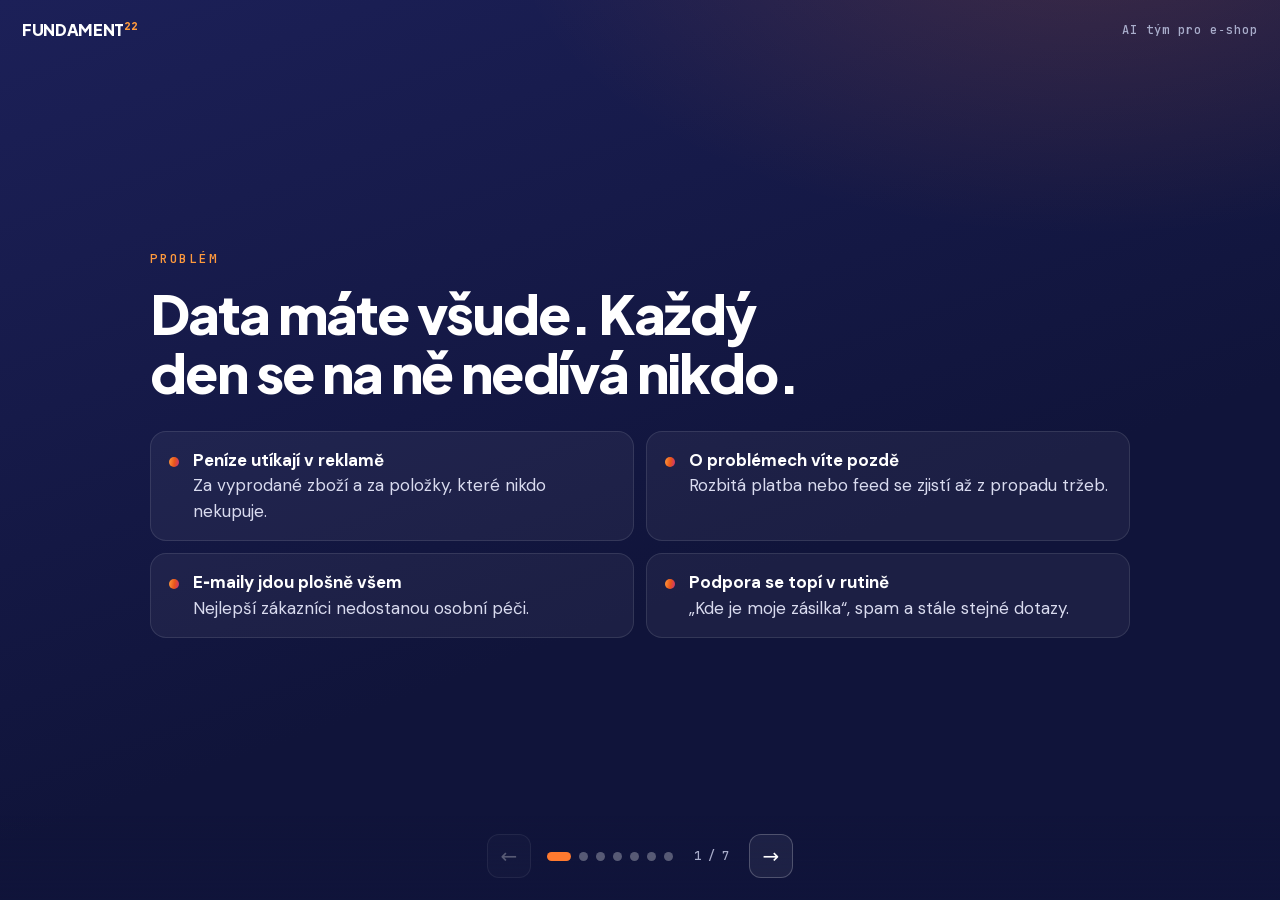
<file: ai-pro-e-shopy/prezentace/index.html>
<!doctype html>
<html lang="cs">
<head>
<meta charset="utf-8">
<meta name="viewport" content="width=device-width, initial-scale=1">
<title>AI tým pro e‑shop: prezentace | Fundament 22</title>
<meta name="description" content="Prezentace na sedm slidů: AI tým pro e‑shop, mantinely a jak začít.">
<meta name="robots" content="noindex, follow">
<meta name="theme-color" content="#10143A">
<link rel="icon" href="/assets/favicon.svg" type="image/svg+xml">
<link rel="preload" href="/assets/fonts/PlusJakartaSans-latin-ext-4.woff2" as="font" type="font/woff2" crossorigin>
<link rel="stylesheet" href="/assets/fonts.css">
<style>
:root{--ink:#15183A;--or:#E8541A;--or2:#FF7A2F;--dark:#10143A;--soft:#D9DBEF;--muted:#A9ADCB;
--disp:'Plus Jakarta Sans',system-ui,sans-serif;--mono:'JetBrains Mono',ui-monospace,monospace;--grad:linear-gradient(100deg,#FF9A3D,#E8541A 55%,#C8327E)}
*{box-sizing:border-box}
html,body{margin:0;height:100%}
body{background:var(--dark);color:#fff;font-family:'DM Sans',system-ui,sans-serif;font-size:18px;line-height:1.5;-webkit-font-smoothing:antialiased;overflow:hidden}
h1,h2,h3{font-family:var(--disp);font-weight:800;letter-spacing:-.03em;line-height:1.08;margin:0;text-wrap:balance}
p{margin:0}
.deck{height:100%;display:flex;overflow-x:auto;overflow-y:hidden;scroll-snap-type:x mandatory;scroll-behavior:smooth;scrollbar-width:none}
.deck::-webkit-scrollbar{display:none}
.s{flex:none;width:100vw;height:100%;scroll-snap-align:start;overflow-y:auto;display:flex;align-items:center;justify-content:center;padding:84px 20px 96px;
background:radial-gradient(900px 500px at 85% -10%,rgba(255,122,47,.18),transparent 65%),linear-gradient(160deg,#1C2058 0%,#10143A 62%)}
.in{width:100%;max-width:980px}
.k{font-family:var(--mono);font-size:12.5px;letter-spacing:.14em;text-transform:uppercase;color:#FF9A3D;margin-bottom:16px}
h1{font-size:clamp(40px,7vw,78px)}
h2{font-size:clamp(30px,5vw,54px)}
.lead{margin-top:22px;font-size:clamp(18px,2.2vw,22px);color:var(--soft);max-width:720px}
.lead b,.hl{color:var(--or2)}
.g{display:grid;gap:14px;margin-top:34px}
@media(min-width:760px){.g2{grid-template-columns:1fr 1fr}.g3{grid-template-columns:repeat(3,1fr)}.g4{grid-template-columns:repeat(4,1fr)}}
.c{background:rgba(255,255,255,.05);border:1px solid rgba(255,255,255,.1);border-radius:18px;padding:20px 22px}
.c h3{font-size:21px}
.c p{margin-top:8px;font-size:16px;color:var(--soft)}
.c .n{font-family:var(--mono);font-size:12px;color:#FF9A3D;letter-spacing:.1em;margin-bottom:8px}
.c.ag h3{font-size:24px}
.c.ag .gain{margin-top:14px;padding-top:12px;border-top:1px solid rgba(255,255,255,.1);font-weight:700;font-size:15.5px;color:#fff}
.c.ag .gain span{color:var(--or2)}
.c.hot{border-color:rgba(255,122,47,.55);box-shadow:0 0 40px rgba(255,122,47,.12)}
.pains{list-style:none;padding:0;margin:30px 0 0;display:grid;gap:12px}
@media(min-width:760px){.pains{grid-template-columns:1fr 1fr}}
.pains li{display:flex;gap:14px;align-items:flex-start;background:rgba(255,255,255,.05);border:1px solid rgba(255,255,255,.1);border-radius:16px;padding:16px 18px;color:var(--soft);font-size:17px}
.pains li b{color:#fff;display:block}
.pains i{flex:none;width:10px;height:10px;border-radius:50%;background:var(--grad);margin-top:9px}
.dot{display:inline-block;width:12px;height:12px;border-radius:50%;margin-right:10px;vertical-align:middle;background:#3DDC97}
.dot.o{background:#FF9A3D}.dot.p{background:#C8327E}
.c ul{margin:10px 0 0;padding-left:18px;font-size:16px;color:var(--soft)}
.tl{list-style:none;padding:0;margin:34px 0 0;display:grid;gap:12px;counter-reset:t}
@media(min-width:760px){.tl{grid-template-columns:repeat(5,1fr)}.tl4{grid-template-columns:repeat(4,1fr)}}
.tl li{counter-increment:t;position:relative;background:rgba(255,255,255,.05);border:1px solid rgba(255,255,255,.1);border-radius:16px;padding:18px 16px 16px}
.tl li::before{content:counter(t);display:grid;place-items:center;width:34px;height:34px;border-radius:10px;background:var(--grad);font-family:var(--disp);font-weight:800;margin-bottom:12px}
.tl b{display:block;font-size:17px}
.tl span{display:block;margin-top:4px;font-size:15px;color:var(--muted)}
.tl .end{border-color:rgba(255,122,47,.55)}
.cta{display:flex;flex-wrap:wrap;gap:12px;margin-top:34px}
.btn{display:inline-block;font-weight:700;font-size:17px;text-decoration:none;border-radius:12px;padding:15px 24px;background:var(--or);color:#fff;box-shadow:0 14px 40px rgba(232,84,26,.38)}
.btn.gh{background:transparent;border:1px solid rgba(255,255,255,.3);box-shadow:none}
.top{position:fixed;inset:0 0 auto 0;z-index:5;display:flex;justify-content:space-between;align-items:center;padding:18px 22px;pointer-events:none}
.top a{pointer-events:auto;color:#fff;text-decoration:none;font-family:var(--disp);font-weight:800;letter-spacing:-.02em;font-size:16px}
.top a sup{color:#FF9A3D;font-size:10px}
.top .x{font-family:var(--mono);font-size:12px;font-weight:400;letter-spacing:.08em;color:var(--muted)}
.nav{position:fixed;inset:auto 0 0 0;z-index:5;display:flex;justify-content:center;align-items:center;gap:16px;padding:18px 16px 22px;background:linear-gradient(0deg,rgba(16,20,58,.95),rgba(16,20,58,0))}
.nav button{font:inherit;cursor:pointer;width:44px;height:44px;border-radius:12px;border:1px solid rgba(255,255,255,.22);background:rgba(255,255,255,.06);color:#fff;font-size:20px}
.nav button:disabled{opacity:.3;cursor:default}
.dots{display:flex;gap:8px}
.dots button{width:9px;height:9px;padding:0;border:0;border-radius:9px;background:rgba(255,255,255,.3)}
.dots button.on{width:24px;background:var(--or2)}
.cnt{font-family:var(--mono);font-size:12px;color:var(--muted);min-width:44px;text-align:center}
@media(max-width:600px){body{font-size:16px}.s{padding:70px 16px 96px;align-items:flex-start}.c{padding:16px 18px}.dots{display:none}}
@media print{body{overflow:visible}.deck{display:block;overflow:visible}.s{width:100%;height:auto;min-height:100vh;page-break-after:always}.nav,.top{display:none}}
</style>
</head>
<body>
<header class="top"><a href="/ai-pro-e-shopy/">FUNDAMENT<sup>22</sup></a><span class="x">AI tým pro e‑shop</span></header>

<main class="deck" id="deck">

<section class="s" aria-label="Slide 1"><div class="in">
<p class="k">Problém</p>
<h2>Data máte všude. Každý den se na ně nedívá nikdo.</h2>
<ul class="pains">
<li><i></i><div><b>Peníze utíkají v reklamě</b>Za vyprodané zboží a za položky, které nikdo nekupuje.</div></li>
<li><i></i><div><b>O problémech víte pozdě</b>Rozbitá platba nebo feed se zjistí až z propadu tržeb.</div></li>
<li><i></i><div><b>E‑maily jdou plošně všem</b>Nejlepší zákazníci nedostanou osobní péči.</div></li>
<li><i></i><div><b>Podpora se topí v rutině</b>„Kde je moje zásilka“, spam a stále stejné dotazy.</div></li>
</ul>
</div></section>

<section class="s" aria-label="Slide 2"><div class="in">
<p class="k">Řešení</p>
<h1>AI tým pro <span class="hl">e‑shop</span>.</h1>
<p class="lead">Čtyři agenti, kteří každý den projdou data, navrhnou konkrétní kroky a po vašem schválení je provedou. <b>Bez vašeho souhlasu se nic nestane.</b></p>
</div></section>

<section class="s" aria-label="Slide 3"><div class="in">
<p class="k">Tým</p>
<h2>Každý agent dělá jednu věc pořádně.</h2>
<div class="g g2">
<article class="c ag"><p class="n">01</p><h3>Přehledy</h3><p>Ranní přehled tržeb a objednávek. Upozorní na výpadek platby, dopravy nebo feedu.</p><p class="gain">Přínos: <span>víte to první, ne poslední</span></p></article>
<article class="c ag"><p class="n">02</p><h3>Reklama</h3><p>Hledá reklamu na vyprodané zboží, položky bez objednávek a ztrátové produkty na srovnávačích.</p><p class="gain">Přínos: <span>ušetřené koruny za měsíc</span></p></article>
<article class="c ag"><p class="n">03</p><h3>Zákazníci</h3><p>Návrhy odpovědí na stav objednávky. Hlídá zpožděné zásilky, negativní recenze a spam.</p><p class="gain">Přínos: <span>hodiny podpory navíc</span></p></article>
<article class="c ag hot"><p class="n">04</p><h3>E‑maily</h3><p>Malé cílené kampaně podle nákupů místo plošných newsletterů. Osobní e‑maily pro VIP zákazníky.</p><p class="gain">Přínos: <span>tržby navíc z e‑mailů</span></p></article>
</div>
</div></section>

<section class="s" aria-label="Slide 4"><div class="in">
<p class="k">Co mají společné</p>
<h2>Jeden tým, ne čtyři nástroje.</h2>
<div class="g g3">
<article class="c"><h3>Jedna paměť zákazníka</h3><p>Agenti o sobě vědí. Zákazník s otevřenou reklamací nedostane prodejní e‑mail.</p></article>
<article class="c"><h3>Jedno místo ke schválení</h3><p>Ráno přijde zpráva na e‑mail nebo WhatsApp. Návrhy schválíte jedním klepnutím v mobilu.</p></article>
<article class="c"><h3>Záznam všeho</h3><p>Vidíte, co agent navrhl, kdo to schválil a jaký to mělo výsledek.</p></article>
</div>
</div></section>

<section class="s" aria-label="Slide 5"><div class="in">
<p class="k">Mantinely</p>
<h2>Rozhodujete vy.</h2>
<div class="g g3">
<article class="c"><h3><span class="dot"></span>Automaticky</h3><ul><li>Ranní přehled a upozornění</li><li>Zavření zjevného spamu</li></ul></article>
<article class="c"><h3><span class="dot o"></span>Po schválení</h3><ul><li>Vypnutí reklamy na produkt</li><li>Odpovědi zákazníkům</li><li>Odeslání kampaně</li></ul></article>
<article class="c"><h3><span class="dot p"></span>Nikdy</h3><ul><li>Změny cen</li><li>Storna a refundace</li><li>VIP e‑maily odesíláte vždy sami</li></ul></article>
</div>
</div></section>

<section class="s" aria-label="Slide 6"><div class="in">
<p class="k">Jak začít</p>
<h2>Od konzultace k prvnímu funkčnímu agentovi.</h2>
<ol class="tl tl4">
<li><b>Konzultace</b><span>30 minut zdarma. Projdeme, co vás pálí.</span></li>
<li><b>Workshop · 30 000 Kč</b><span>U vás ve firmě projdeme data a vybereme první agenty.</span></li>
<li><b>První případ · 20 000 Kč</b><span>Do týdne běží první agent, obvykle přehledy nebo hlídání reklamy.</span></li>
<li class="end"><b>Vyhodnocení v korunách</b><span>Po 7 a 30 dnech: kolik se ušetřilo a vydělalo navíc.</span></li>
</ol>
</div></section>

<section class="s" aria-label="Slide 7"><div class="in">
<p class="k">Další krok</p>
<h2>Tři minuty na dotazník. Návrh na míru vašemu e‑shopu.</h2>
<p class="lead">Podle odpovědí připravíme, kterým agentem začít a co od něj čekat.</p>
<div class="cta"><a class="btn" href="/dotaznik-eshop/">Vyplnit dotazník</a><a class="btn gh" href="/#analyza">Konzultace zdarma</a></div>
</div></section>

</main>

<nav class="nav" aria-label="Ovládání prezentace">
<button type="button" id="prev" aria-label="Předchozí slide">←</button>
<div class="dots" id="dots"></div>
<span class="cnt" id="cnt">1 / 7</span>
<button type="button" id="next" aria-label="Další slide">→</button>
</nav>

<script>
/* Ovládání prezentace: šipky, klávesy, tečky; aktuální slide drží hash #n. */
(function(){
  var deck=document.getElementById("deck"), slides=[].slice.call(deck.querySelectorAll(".s")),
      dots=document.getElementById("dots"), cnt=document.getElementById("cnt"),
      prev=document.getElementById("prev"), next=document.getElementById("next"), cur=0, tgt=0;
  slides.forEach(function(_,i){
    var b=document.createElement("button"); b.type="button"; b.setAttribute("aria-label","Slide "+(i+1));
    b.addEventListener("click",function(){ go(i); }); dots.appendChild(b);
  });
  function go(i){ i=Math.max(0,Math.min(slides.length-1,i)); tgt=i; deck.scrollTo({left:i*deck.clientWidth}); }
  function mark(i){
    cur=i; cnt.textContent=(i+1)+" / "+slides.length; prev.disabled=i===0; next.disabled=i===slides.length-1;
    [].forEach.call(dots.children,function(d,j){ d.classList.toggle("on",j===i); });
    history.replaceState(null,"","#"+(i+1));
  }
  deck.addEventListener("scroll",function(){ var i=Math.round(deck.scrollLeft/deck.clientWidth); if(i!==cur) mark(i); },{passive:true});
  deck.addEventListener("scrollend",function(){ tgt=cur; });
  prev.addEventListener("click",function(){ go(tgt-1); }); next.addEventListener("click",function(){ go(tgt+1); });
  document.addEventListener("keydown",function(e){
    if(e.key==="ArrowRight"||e.key==="PageDown"||e.key===" "){ e.preventDefault(); go(tgt+1); }
    else if(e.key==="ArrowLeft"||e.key==="PageUp"){ e.preventDefault(); go(tgt-1); }
    else if(e.key==="Home") go(0); else if(e.key==="End") go(slides.length-1);
  });
  window.addEventListener("resize",function(){ deck.style.scrollBehavior="auto"; deck.scrollLeft=cur*deck.clientWidth; deck.style.scrollBehavior=""; });
  window.addEventListener("hashchange",function(){ var n=parseInt(location.hash.slice(1),10); if(n&&n-1!==cur) go(n-1); });
  var h=parseInt(location.hash.slice(1),10); mark(0);
  if(h>1){ deck.style.scrollBehavior="auto"; deck.scrollLeft=(h-1)*deck.clientWidth; deck.style.scrollBehavior=""; mark(Math.min(h-1,slides.length-1)); tgt=cur; }
})();
</script>
</body>
</html>
</file>
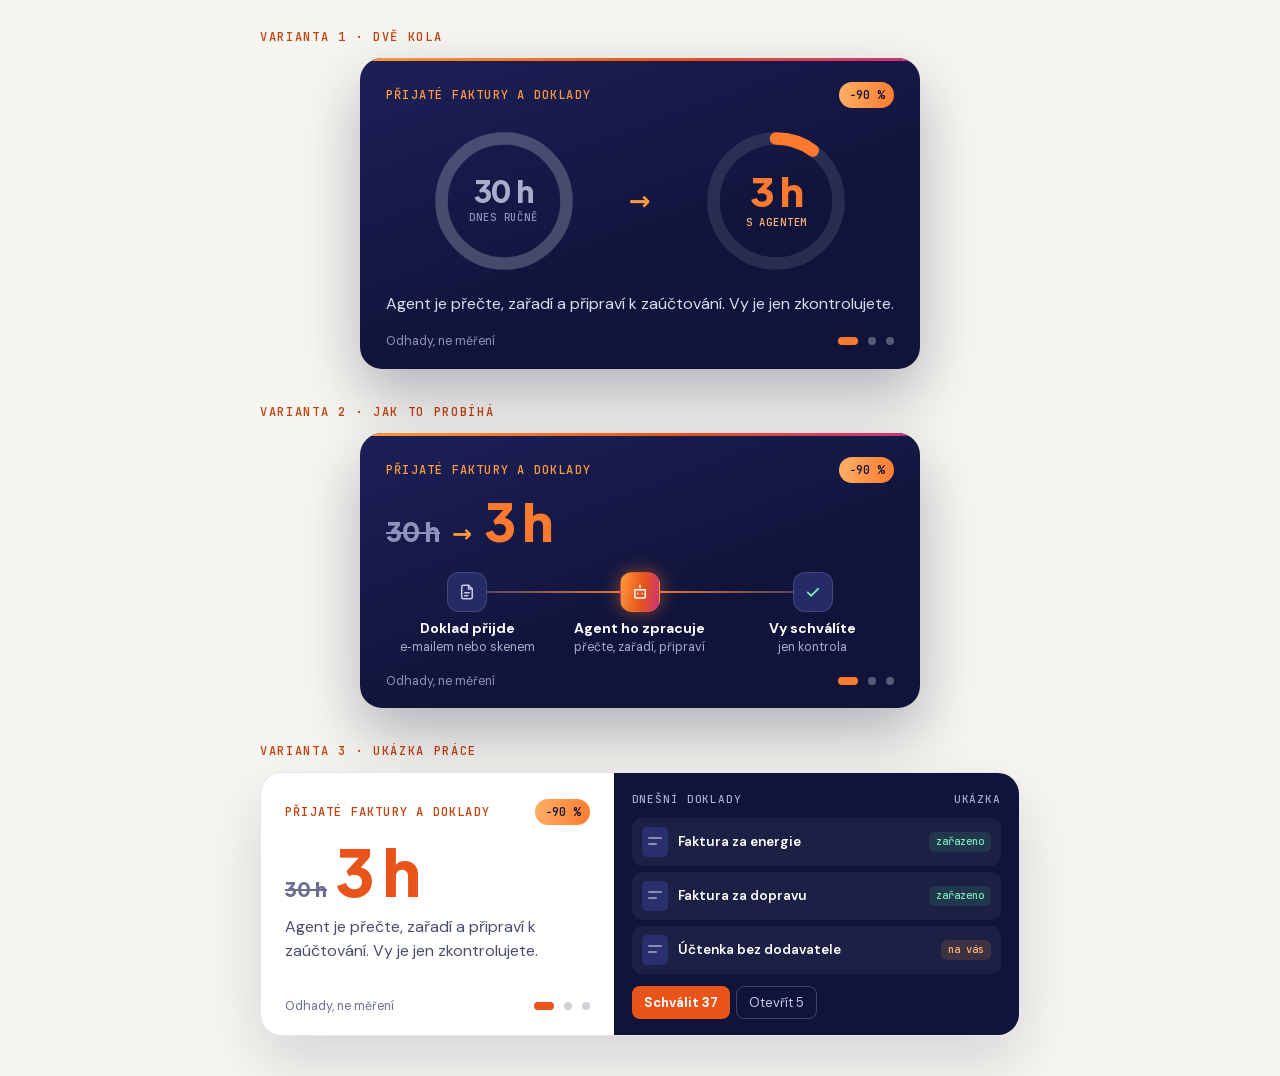
<file: nahledy/slide/index.html>
<!doctype html>
<html lang="cs">
<head>
<meta charset="utf-8">
<meta name="viewport" content="width=device-width, initial-scale=1">
<title>Návrhy úvodního slidu</title>
<meta name="robots" content="noindex, nofollow">
<link rel="stylesheet" href="/assets/fonts.css">
<style>
:root{--bg:#F7F5F0;--ink:#15183A;--ink2:#4A4E6E;--ink3:#6B6F8F;--line:rgba(21,24,58,.10);--or:#E8541A;--or2:#C2410C;--dark:#10143A;
--disp:'Plus Jakarta Sans',system-ui,sans-serif;--mono:'JetBrains Mono',ui-monospace,monospace;--grad:linear-gradient(100deg,#FF9A3D,#E8541A 55%,#C8327E)}
*{box-sizing:border-box}
body{margin:0;background:var(--bg);color:var(--ink);font-family:'DM Sans',system-ui,sans-serif;font-size:17px;line-height:1.5;-webkit-font-smoothing:antialiased;padding:28px 18px 40px}
h2.v{font-family:var(--mono);font-size:12px;letter-spacing:.14em;text-transform:uppercase;color:var(--or2);margin:34px auto 12px;max-width:760px}
h2.v:first-of-type{margin-top:0}
p{margin:0}
.k{font-family:var(--mono);font-size:12px;letter-spacing:.1em;text-transform:uppercase;color:#FF9A3D}
.pct{flex:none;font-family:var(--mono);font-size:12px;font-weight:700;color:#10143A;background:linear-gradient(100deg,#FFB067,#FF7A2F);border-radius:999px;padding:4px 10px;white-space:nowrap}
.foot{display:flex;align-items:center;justify-content:space-between;gap:12px;font-size:12.5px;color:#8E93BA;margin-top:16px}
.dots{display:flex;gap:10px;align-items:center}.dots i{width:8px;height:8px;border-radius:8px;background:rgba(255,255,255,.3)}.dots i.on{width:20px;background:#FF7A2F}
.card{position:relative;margin:0 auto;border-radius:22px;overflow:hidden}
.dk{background:linear-gradient(160deg,#1C2058 0%,#10143A 62%);color:#fff;box-shadow:0 26px 60px rgba(21,24,58,.3)}
.dk::before{content:"";position:absolute;inset:0 0 auto 0;height:3px;background:var(--grad)}
.sh{display:flex;justify-content:space-between;align-items:center;gap:10px}

/* 1 — dvě kola */
.v1{max-width:560px;padding:24px 26px 18px}
.v1 .rings{display:grid;grid-template-columns:1fr auto 1fr;align-items:center;gap:8px;margin-top:18px}
.v1 .ring{position:relative;display:grid;place-items:center}
.v1 svg{width:100%;max-width:150px;height:auto;transform:rotate(-90deg)}
.v1 .in{position:absolute;inset:0;display:grid;place-content:center;text-align:center}
.v1 .num{font-family:var(--disp);font-weight:800;letter-spacing:-.03em;line-height:1}
.v1 .was .num{font-size:30px;color:#A9ADCB}
.v1 .now .num{font-size:40px;color:#FF7A2F}
.v1 .cap{font-family:var(--mono);font-size:10.5px;letter-spacing:.08em;text-transform:uppercase;color:#8E93BA;margin-top:4px}
.v1 .now .cap{color:#FFB27A}
.v1 .arr{color:#FF9A3D;font-size:26px;font-weight:800}
.v1 .txt{margin-top:16px;font-size:16px;color:#D9DBEF}

/* 2 — jak to probíhá */
.v2{max-width:560px;padding:24px 26px 18px}
.v2 .nums{display:flex;align-items:baseline;gap:12px;margin-top:12px;white-space:nowrap}
.v2 .was{font-family:var(--disp);font-weight:800;font-size:26px;color:#8E93BA;text-decoration:line-through;text-decoration-thickness:2px}
.v2 .ar{color:#FF9A3D;font-size:24px;font-weight:800}
.v2 .now{font-family:var(--disp);font-weight:800;font-size:52px;letter-spacing:-.03em;line-height:1;color:#FF7A2F}
.v2 .steps{display:grid;grid-template-columns:1fr 1fr 1fr;gap:10px;margin-top:20px;position:relative}
.v2 .steps::before{content:"";position:absolute;left:16%;right:16%;top:19px;height:2px;background:linear-gradient(90deg,rgba(255,255,255,.18),#FF7A2F 50%,rgba(255,255,255,.18))}
.v2 .st{position:relative;text-align:center}
.v2 .ic{width:40px;height:40px;border-radius:12px;margin:0 auto 8px;display:grid;place-items:center;background:#262A66;border:1px solid rgba(255,255,255,.14)}
.v2 .st.mid .ic{background:var(--grad);border-color:transparent;box-shadow:0 0 18px rgba(255,122,47,.5)}
.v2 .st b{display:block;font-size:14px;line-height:1.25}
.v2 .st span{display:block;font-size:12.5px;color:#A9ADCB;line-height:1.3;margin-top:2px}

/* 3 — ukázka práce */
.v3{max-width:760px;background:#fff;border:1px solid var(--line);box-shadow:0 26px 60px rgba(21,24,58,.14);display:grid;grid-template-columns:1fr 1.15fr}
.v3 .l{padding:26px 24px 20px;display:flex;flex-direction:column}
.v3 .k{color:var(--or2)}
.v3 .big{font-family:var(--disp);font-weight:800;font-size:64px;letter-spacing:-.04em;line-height:1;color:var(--or);margin-top:14px}
.v3 .big small{font-size:20px;letter-spacing:0;color:var(--ink3);font-weight:800;text-decoration:line-through;margin-right:8px}
.v3 .txt{margin-top:12px;font-size:16px;color:var(--ink2)}
.v3 .foot{margin-top:auto;padding-top:16px;color:var(--ink3)}
.v3 .dots i{background:rgba(21,24,58,.2)}.v3 .dots i.on{background:var(--or)}
.v3 .r{background:var(--dark);color:#fff;padding:18px 18px 16px}
.v3 .rh{display:flex;justify-content:space-between;align-items:center;font-family:var(--mono);font-size:11px;letter-spacing:.08em;text-transform:uppercase;color:#A9ADCB;margin-bottom:10px}
.v3 .row{display:flex;align-items:center;gap:10px;padding:9px 10px;border-radius:10px;background:rgba(255,255,255,.05);margin-top:6px;font-size:13.5px}
.v3 .row .doc{flex:none;width:26px;height:30px;border-radius:5px;background:#2A2F6E;position:relative}
.v3 .row .doc::before,.v3 .row .doc::after{content:"";position:absolute;left:6px;right:6px;height:2px;border-radius:2px;background:rgba(255,255,255,.45);top:10px}
.v3 .row .doc::after{top:16px;right:11px}
.v3 .row b{font-weight:600;flex:1;min-width:0;white-space:nowrap;overflow:hidden;text-overflow:ellipsis}
.v3 .tag{flex:none;font-family:var(--mono);font-size:10.5px;border-radius:6px;padding:2px 7px;color:#7CE7B8;background:rgba(61,220,151,.12)}
.v3 .tag.q{color:#FFB27A;background:rgba(255,154,61,.14)}
.v3 .btns{display:flex;gap:6px;margin-top:12px}
.v3 .ok{font-size:13px;font-weight:700;color:#fff;background:var(--or);border-radius:8px;padding:7px 12px}
.v3 .no{font-size:13px;color:#C9CCE6;border:1px solid rgba(255,255,255,.2);border-radius:8px;padding:6px 12px}
@media(max-width:620px){.v3{grid-template-columns:1fr}.v3 .big{font-size:54px}.v2 .now{font-size:44px}.v1,.v2{padding:20px 20px 16px}}
</style>
</head>
<body>

<h2 class="v">Varianta 1 · dvě kola</h2>
<div class="card dk v1" id="v1">
<div class="sh"><p class="k">Přijaté faktury a doklady</p><span class="pct">−90 %</span></div>
<div class="rings">
<div class="ring was"><svg viewBox="0 0 120 120"><circle cx="60" cy="60" r="50" fill="none" stroke="rgba(255,255,255,.22)" stroke-width="10"/></svg><div class="in"><div class="num">30 h</div><div class="cap">dnes ručně</div></div></div>
<span class="arr">→</span>
<div class="ring now"><svg viewBox="0 0 120 120"><circle cx="60" cy="60" r="50" fill="none" stroke="rgba(255,255,255,.1)" stroke-width="10"/><circle cx="60" cy="60" r="50" fill="none" stroke="#FF7A2F" stroke-width="10" stroke-linecap="round" stroke-dasharray="31.4 314"/></svg><div class="in"><div class="num">3 h</div><div class="cap">s agentem</div></div></div>
</div>
<p class="txt">Agent je přečte, zařadí a připraví k zaúčtování. Vy je jen zkontrolujete.</p>
<div class="foot"><span>Odhady, ne měření</span><div class="dots"><i class="on"></i><i></i><i></i></div></div>
</div>

<h2 class="v">Varianta 2 · jak to probíhá</h2>
<div class="card dk v2" id="v2">
<div class="sh"><p class="k">Přijaté faktury a doklady</p><span class="pct">−90 %</span></div>
<div class="nums"><span class="was">30 h</span><span class="ar">→</span><span class="now">3 h</span></div>
<div class="steps">
<div class="st"><div class="ic"><svg width="18" height="18" viewBox="0 0 24 24" fill="none" stroke="#C9CCE6" stroke-width="2" stroke-linecap="round" stroke-linejoin="round"><path d="M14 3H7a2 2 0 0 0-2 2v14a2 2 0 0 0 2 2h10a2 2 0 0 0 2-2V8z"/><path d="M14 3v5h5M9 13h6M9 17h4"/></svg></div><b>Doklad přijde</b><span>e‑mailem nebo skenem</span></div>
<div class="st mid"><div class="ic"><svg width="18" height="18" viewBox="0 0 24 24" fill="none" stroke="#fff" stroke-width="2" stroke-linecap="round" stroke-linejoin="round"><path d="M12 3v3M5 9h14v9a2 2 0 0 1-2 2H7a2 2 0 0 1-2-2zM9 14h.01M15 14h.01"/></svg></div><b>Agent ho zpracuje</b><span>přečte, zařadí, připraví</span></div>
<div class="st"><div class="ic"><svg width="18" height="18" viewBox="0 0 24 24" fill="none" stroke="#7CE7B8" stroke-width="2.4" stroke-linecap="round" stroke-linejoin="round"><path d="M5 12.5l4.5 4.5L19 7.5"/></svg></div><b>Vy schválíte</b><span>jen kontrola</span></div>
</div>
<div class="foot"><span>Odhady, ne měření</span><div class="dots"><i class="on"></i><i></i><i></i></div></div>
</div>

<h2 class="v">Varianta 3 · ukázka práce</h2>
<div class="card v3" id="v3">
<div class="l">
<div class="sh"><p class="k">Přijaté faktury a doklady</p><span class="pct">−90 %</span></div>
<div class="big"><small>30 h</small>3 h</div>
<p class="txt">Agent je přečte, zařadí a připraví k zaúčtování. Vy je jen zkontrolujete.</p>
<div class="foot"><span>Odhady, ne měření</span><div class="dots"><i class="on"></i><i></i><i></i></div></div>
</div>
<div class="r">
<div class="rh"><span>Dnešní doklady</span><span>ukázka</span></div>
<div class="row"><span class="doc"></span><b>Faktura za energie</b><span class="tag">zařazeno</span></div>
<div class="row"><span class="doc"></span><b>Faktura za dopravu</b><span class="tag">zařazeno</span></div>
<div class="row"><span class="doc"></span><b>Účtenka bez dodavatele</b><span class="tag q">na vás</span></div>
<div class="btns"><span class="ok">Schválit 37</span><span class="no">Otevřít 5</span></div>
</div>
</div>

</body>
</html>
</file>
<file: assets/fonts.css>
@font-face {
  font-family: 'DM Sans';
  font-style: normal;
  font-weight: 400 800;
  font-display: swap;
  src: url(fonts/DMSans-latin-ext-0.woff2) format('woff2');
  unicode-range: U+0100-02BA, U+02BD-02C5, U+02C7-02CC, U+02CE-02D7, U+02DD-02FF, U+0304, U+0308, U+0329, U+1D00-1DBF, U+1E00-1E9F, U+1EF2-1EFF, U+2020, U+20A0-20AB, U+20AD-20C4, U+2113, U+2C60-2C7F, U+A720-A7FF;
}
@font-face {
  font-family: 'DM Sans';
  font-style: normal;
  font-weight: 400 800;
  font-display: swap;
  src: url(fonts/DMSans-latin-1.woff2) format('woff2');
  unicode-range: U+0000-00FF, U+0131, U+0152-0153, U+02BB-02BC, U+02C6, U+02DA, U+02DC, U+0304, U+0308, U+0329, U+2000-206F, U+20AC, U+2122, U+2191, U+2193, U+2212, U+2215, U+FEFF, U+FFFD;
}
@font-face {
  font-family: 'JetBrains Mono';
  font-style: normal;
  font-weight: 400 800;
  font-display: swap;
  src: url(fonts/JetBrainsMono-latin-ext-2.woff2) format('woff2');
  unicode-range: U+0100-02BA, U+02BD-02C5, U+02C7-02CC, U+02CE-02D7, U+02DD-02FF, U+0304, U+0308, U+0329, U+1D00-1DBF, U+1E00-1E9F, U+1EF2-1EFF, U+2020, U+20A0-20AB, U+20AD-20C4, U+2113, U+2C60-2C7F, U+A720-A7FF;
}
@font-face {
  font-family: 'JetBrains Mono';
  font-style: normal;
  font-weight: 400 800;
  font-display: swap;
  src: url(fonts/JetBrainsMono-latin-3.woff2) format('woff2');
  unicode-range: U+0000-00FF, U+0131, U+0152-0153, U+02BB-02BC, U+02C6, U+02DA, U+02DC, U+0304, U+0308, U+0329, U+2000-206F, U+20AC, U+2122, U+2191, U+2193, U+2212, U+2215, U+FEFF, U+FFFD;
}
@font-face {
  font-family: 'Plus Jakarta Sans';
  font-style: normal;
  font-weight: 400 800;
  font-display: swap;
  src: url(fonts/PlusJakartaSans-latin-ext-4.woff2) format('woff2');
  unicode-range: U+0100-02BA, U+02BD-02C5, U+02C7-02CC, U+02CE-02D7, U+02DD-02FF, U+0304, U+0308, U+0329, U+1D00-1DBF, U+1E00-1E9F, U+1EF2-1EFF, U+2020, U+20A0-20AB, U+20AD-20C4, U+2113, U+2C60-2C7F, U+A720-A7FF;
}
@font-face {
  font-family: 'Plus Jakarta Sans';
  font-style: normal;
  font-weight: 400 800;
  font-display: swap;
  src: url(fonts/PlusJakartaSans-latin-5.woff2) format('woff2');
  unicode-range: U+0000-00FF, U+0131, U+0152-0153, U+02BB-02BC, U+02C6, U+02DA, U+02DC, U+0304, U+0308, U+0329, U+2000-206F, U+20AC, U+2122, U+2191, U+2193, U+2212, U+2215, U+FEFF, U+FFFD;
}
</file>
